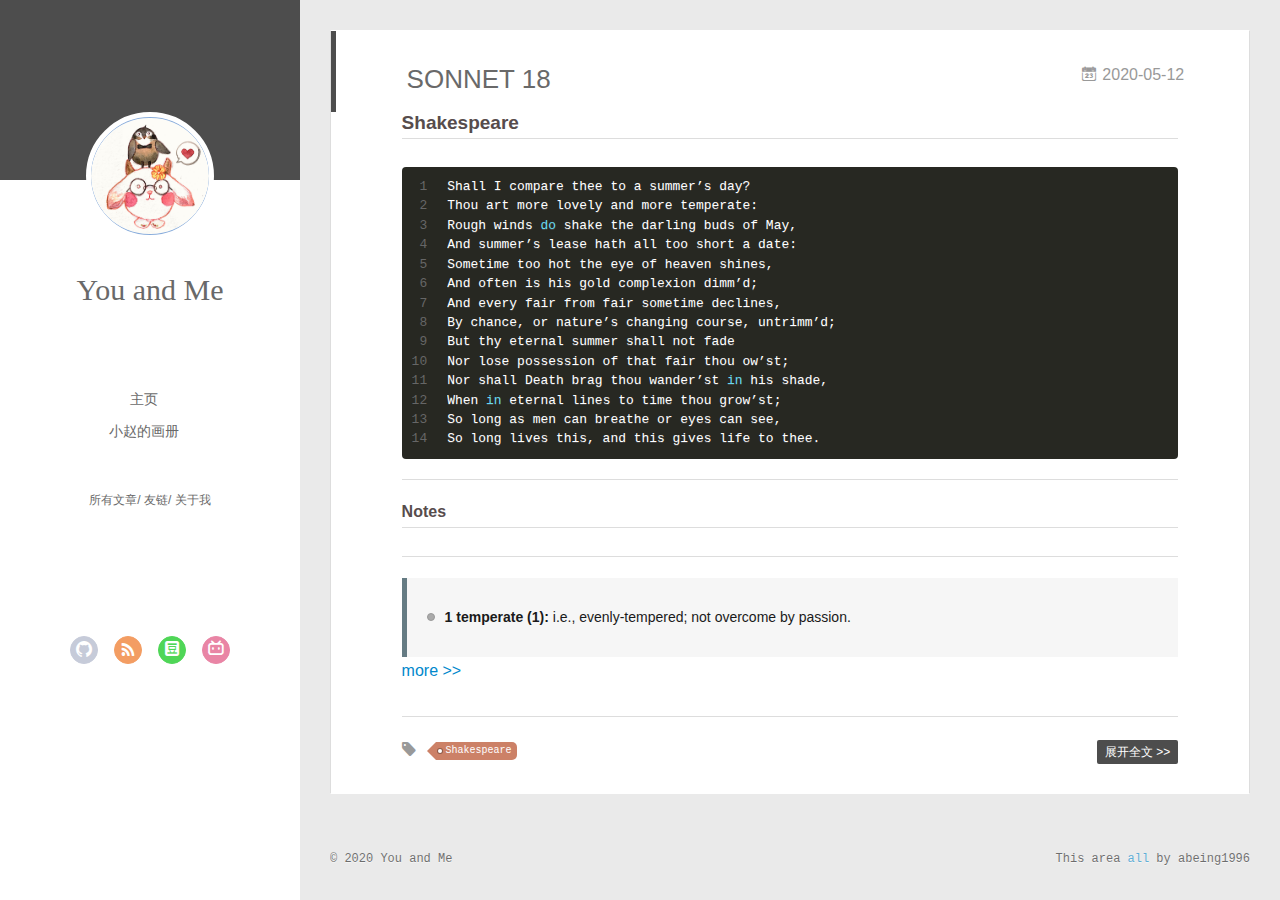
<file: index.html>
<!DOCTYPE html>
<html>
<head>
  <meta charset="utf-8">
  
  <meta name="renderer" content="webkit">
  <meta http-equiv="X-UA-Compatible" content="IE=edge" >
  <link rel="dns-prefetch" href="http://yoursite.com">
  <title>CharingCrossRoad53</title>
  <meta name="viewport" content="width=device-width, initial-scale=1, maximum-scale=1">
  <meta property="og:type" content="website">
<meta property="og:title" content="CharingCrossRoad53">
<meta property="og:url" content="http://yoursite.com/index.html">
<meta property="og:site_name" content="CharingCrossRoad53">
<meta property="og:locale" content="en_US">
<meta property="article:author" content="You and Me">
<meta name="twitter:card" content="summary">
  
    <link rel="alternative" href="/atom.xml" title="CharingCrossRoad53" type="application/atom+xml">
  
  
    <link rel="icon" href="/img/favicon.png">
  
  <link rel="stylesheet" type="text/css" href="/./main.0cf68a.css">
  
    <link rel="stylesheet" type="text/css" href="/./avatarrotation.css">
  
  <style type="text/css">
  
    #container.show {
      background: linear-gradient(200deg,#a0cfe4,#e8c37e);
    }
  </style>
  

  

<meta name="generator" content="Hexo 4.2.0"></head>

<body>
  <div id="container" q-class="show:isCtnShow">
    <canvas id="anm-canvas" class="anm-canvas"></canvas>
    <div class="left-col" q-class="show:isShow">
      
<div class="overlay" style="background: #4d4d4d">
</div>
<div class="intrude-less">
	<header id="header" class="inner">
		<a href="/" class="profilepic">
			<img src="/img/avatar.jpg" class="js-avatar">
		</a>
		<hgroup>
			<h1 class="header-author"><a href="/">You and Me</a></h1>
		</hgroup>
		

		<nav class="header-menu">
			<ul>
			
		<li><a href="/">主页</a></li>
		
		<li><a href="/photos/">小赵的画册</a></li>
		
			</ul>
		</nav>
		<nav class="header-smart-menu">
    		
		
		<a q-on="click: openSlider(e, 'innerArchive')" href="javascript:void(0)">所有文章</a>
		
		
		
		<a q-on="click: openSlider(e, 'friends')" href="javascript:void(0)">友链</a>
		
		
		
		<a q-on="click: openSlider(e, 'aboutme')" href="javascript:void(0)">关于我</a>
		
		
		</nav>
		<div>
			<iframe frameborder="no" border="0" marginwidth="0" marginheight="0" width=230 height=86 src="//music.163.com/outchain/player?type=2&id=27646215&auto=1&height=66"></iframe>	
		</div>
		<nav class="header-nav">
			<div class="social">
				
		<a class="github" target="_blank" href="https://github.com/CharingCrossRoad53" title="github"><i
				class="icon-github"></i></a>
		
		<a class="rss" target="_blank" href="#" title="rss"><i
				class="icon-rss"></i></a>
		
		<a class="douban" target="_blank" href="https://movie.douban.com/" title="douban"><i
				class="icon-douban"></i></a>
		
		<a class="bilibili" target="_blank" href="https://www.bilibili.com/" title="bilibili"><i
				class="icon-bilibili"></i></a>
		
			
		</nav>
	</header>
</div>
    </div>
    <div class="mid-col" q-class="show:isShow,hide:isShow|isFalse">
      
<nav id="mobile-nav">
  	<div class="overlay js-overlay" style="background: #4d4d4d"></div>
	<div class="btnctn js-mobile-btnctn">
  		<div class="slider-trigger list" q-on="click: openSlider(e)"><i class="icon icon-sort"></i></div>
	</div>
	<div class="intrude-less">
		<header id="header" class="inner">
			<div class="profilepic">
				<img src="/img/avatar.jpg" class="js-avatar">
			</div>
			<hgroup>
			  <h1 class="header-author js-header-author">You and Me</h1>
			</hgroup>
			
			
			
				
			
				
			
			
			
			<nav class="header-nav">
				<div class="social">
					
						<a class="github" target="_blank" href="https://github.com/CharingCrossRoad53" title="github"><i class="icon-github"></i></a>
			        
						<a class="rss" target="_blank" href="#" title="rss"><i class="icon-rss"></i></a>
			        
						<a class="douban" target="_blank" href="https://movie.douban.com/" title="douban"><i class="icon-douban"></i></a>
			        
						<a class="bilibili" target="_blank" href="https://www.bilibili.com/" title="bilibili"><i class="icon-bilibili"></i></a>
			        
				</div>
			</nav>

			<nav class="header-menu js-header-menu">
				<ul style="width: 50%">
				
				
					<li style="width: 50%"><a href="/">主页</a></li>
		        
					<li style="width: 50%"><a href="/photos/">小赵的画册</a></li>
		        
				</ul>
			</nav>
		</header>				
	</div>
	<div class="mobile-mask" style="display:none" q-show="isShow"></div>
</nav>

      <div id="wrapper" class="body-wrap">
        <div class="menu-l">
          <div class="canvas-wrap">
            <canvas data-colors="#eaeaea" data-sectionHeight="100" data-contentId="js-content" id="myCanvas1" class="anm-canvas"></canvas>
          </div>
          <div id="js-content" class="content-ll">
            
  
    <article id="post-sonnet18" class="article article-type-post  article-index" itemscope itemprop="blogPost">
  <div class="article-inner">
    
      <header class="article-header">
        
  
    <h1 itemprop="name">
      <a class="article-title" href="/2020/05/12/sonnet18/">SONNET 18</a>
    </h1>
  

        
        <a href="/2020/05/12/sonnet18/" class="archive-article-date">
  	<time datetime="2020-05-12T02:22:18.000Z" itemprop="datePublished"><i class="icon-calendar icon"></i>2020-05-12</time>
</a>
        
      </header>
    
    <div class="article-entry" itemprop="articleBody">
      
        <h3 id="Shakespeare"><a href="#Shakespeare" class="headerlink" title="Shakespeare"></a>Shakespeare</h3><figure class="highlight bash"><table><tr><td class="gutter"><pre><span class="line">1</span><br><span class="line">2</span><br><span class="line">3</span><br><span class="line">4</span><br><span class="line">5</span><br><span class="line">6</span><br><span class="line">7</span><br><span class="line">8</span><br><span class="line">9</span><br><span class="line">10</span><br><span class="line">11</span><br><span class="line">12</span><br><span class="line">13</span><br><span class="line">14</span><br></pre></td><td class="code"><pre><span class="line">Shall I compare thee to a summer’s day? </span><br><span class="line">Thou art more lovely and more temperate:</span><br><span class="line">Rough winds <span class="keyword">do</span> shake the darling buds of May,</span><br><span class="line">And summer’s lease hath all too short a date: </span><br><span class="line">Sometime too hot the eye of heaven shines,</span><br><span class="line">And often is his gold complexion dimm’d; </span><br><span class="line">And every fair from fair sometime declines,</span><br><span class="line">By chance, or nature’s changing course, untrimm’d;</span><br><span class="line">But thy eternal summer shall not fade</span><br><span class="line">Nor lose possession of that fair thou ow’st;</span><br><span class="line">Nor shall Death brag thou wander’st <span class="keyword">in</span> his shade,</span><br><span class="line">When <span class="keyword">in</span> eternal lines to time thou grow’st; </span><br><span class="line">So long as men can breathe or eyes can see,</span><br><span class="line">So long lives this, and this gives life to thee.</span><br></pre></td></tr></table></figure>
<hr>
<h5 id="Notes"><a href="#Notes" class="headerlink" title="Notes"></a>Notes</h5><hr>
<blockquote>
<ul>
<li><strong>1 temperate (1):</strong> i.e., evenly-tempered; not overcome by passion. </li>
</ul>
</blockquote>
        
          <a class="article-more-a" href="/2020/05/12/sonnet18/#more">more >></a>
        
      

      
    </div>
    <div class="article-info article-info-index">
      
      
	<div class="article-tag tagcloud">
		<i class="icon-price-tags icon"></i>
		<ul class="article-tag-list">
			 
        		<li class="article-tag-list-item">
        			<a href="javascript:void(0)" class="js-tag article-tag-list-link color2">Shakespeare</a>
        		</li>
      		
		</ul>
	</div>

      

      
        <p class="article-more-link">
          <a class="article-more-a" href="/2020/05/12/sonnet18/">展开全文 >></a>
        </p>
      

      
      <div class="clearfix"></div>
    </div>
  </div>
</article>

<aside class="wrap-side-operation">
    <div class="mod-side-operation">
        
        <div class="jump-container" id="js-jump-container" style="display:none;">
            <a href="javascript:void(0)" class="mod-side-operation__jump-to-top">
                <i class="icon-font icon-back"></i>
            </a>
            <div id="js-jump-plan-container" class="jump-plan-container" style="top: -11px;">
                <i class="icon-font icon-plane jump-plane"></i>
            </div>
        </div>
        
        
    </div>
</aside>




  
  


          </div>
        </div>
      </div>
      <footer id="footer">
  <div class="outer">
    <div id="footer-info">
    	<div class="footer-left">
    		&copy; 2020 You and Me
    	</div>
      	<div class="footer-right">
      		This area <a href="https://charingcrossroad53.github.io/" target="_blank">all</a> by abeing1996
      	</div>
    </div>
  </div>
</footer>
    </div>
    <script>
	var yiliaConfig = {
		mathjax: false,
		isHome: true,
		isPost: false,
		isArchive: false,
		isTag: false,
		isCategory: false,
		open_in_new: false,
		toc_hide_index: true,
		root: "/",
		innerArchive: true,
		showTags: false
	}
</script>

<script>!function(t){function n(e){if(r[e])return r[e].exports;var i=r[e]={exports:{},id:e,loaded:!1};return t[e].call(i.exports,i,i.exports,n),i.loaded=!0,i.exports}var r={};n.m=t,n.c=r,n.p="./",n(0)}([function(t,n,r){r(195),t.exports=r(191)},function(t,n,r){var e=r(3),i=r(52),o=r(27),u=r(28),c=r(53),f="prototype",a=function(t,n,r){var s,l,h,v,p=t&a.F,d=t&a.G,y=t&a.S,g=t&a.P,b=t&a.B,m=d?e:y?e[n]||(e[n]={}):(e[n]||{})[f],x=d?i:i[n]||(i[n]={}),w=x[f]||(x[f]={});d&&(r=n);for(s in r)l=!p&&m&&void 0!==m[s],h=(l?m:r)[s],v=b&&l?c(h,e):g&&"function"==typeof h?c(Function.call,h):h,m&&u(m,s,h,t&a.U),x[s]!=h&&o(x,s,v),g&&w[s]!=h&&(w[s]=h)};e.core=i,a.F=1,a.G=2,a.S=4,a.P=8,a.B=16,a.W=32,a.U=64,a.R=128,t.exports=a},function(t,n,r){var e=r(6);t.exports=function(t){if(!e(t))throw TypeError(t+" is not an object!");return t}},function(t,n){var r=t.exports="undefined"!=typeof window&&window.Math==Math?window:"undefined"!=typeof self&&self.Math==Math?self:Function("return this")();"number"==typeof __g&&(__g=r)},function(t,n){t.exports=function(t){try{return!!t()}catch(t){return!0}}},function(t,n){var r=t.exports="undefined"!=typeof window&&window.Math==Math?window:"undefined"!=typeof self&&self.Math==Math?self:Function("return this")();"number"==typeof __g&&(__g=r)},function(t,n){t.exports=function(t){return"object"==typeof t?null!==t:"function"==typeof t}},function(t,n,r){var e=r(126)("wks"),i=r(76),o=r(3).Symbol,u="function"==typeof o;(t.exports=function(t){return e[t]||(e[t]=u&&o[t]||(u?o:i)("Symbol."+t))}).store=e},function(t,n){var r={}.hasOwnProperty;t.exports=function(t,n){return r.call(t,n)}},function(t,n,r){var e=r(94),i=r(33);t.exports=function(t){return e(i(t))}},function(t,n,r){t.exports=!r(4)(function(){return 7!=Object.defineProperty({},"a",{get:function(){return 7}}).a})},function(t,n,r){var e=r(2),i=r(167),o=r(50),u=Object.defineProperty;n.f=r(10)?Object.defineProperty:function(t,n,r){if(e(t),n=o(n,!0),e(r),i)try{return u(t,n,r)}catch(t){}if("get"in r||"set"in r)throw TypeError("Accessors not supported!");return"value"in r&&(t[n]=r.value),t}},function(t,n,r){t.exports=!r(18)(function(){return 7!=Object.defineProperty({},"a",{get:function(){return 7}}).a})},function(t,n,r){var e=r(14),i=r(22);t.exports=r(12)?function(t,n,r){return e.f(t,n,i(1,r))}:function(t,n,r){return t[n]=r,t}},function(t,n,r){var e=r(20),i=r(58),o=r(42),u=Object.defineProperty;n.f=r(12)?Object.defineProperty:function(t,n,r){if(e(t),n=o(n,!0),e(r),i)try{return u(t,n,r)}catch(t){}if("get"in r||"set"in r)throw TypeError("Accessors not supported!");return"value"in r&&(t[n]=r.value),t}},function(t,n,r){var e=r(40)("wks"),i=r(23),o=r(5).Symbol,u="function"==typeof o;(t.exports=function(t){return e[t]||(e[t]=u&&o[t]||(u?o:i)("Symbol."+t))}).store=e},function(t,n,r){var e=r(67),i=Math.min;t.exports=function(t){return t>0?i(e(t),9007199254740991):0}},function(t,n,r){var e=r(46);t.exports=function(t){return Object(e(t))}},function(t,n){t.exports=function(t){try{return!!t()}catch(t){return!0}}},function(t,n,r){var e=r(63),i=r(34);t.exports=Object.keys||function(t){return e(t,i)}},function(t,n,r){var e=r(21);t.exports=function(t){if(!e(t))throw TypeError(t+" is not an object!");return t}},function(t,n){t.exports=function(t){return"object"==typeof t?null!==t:"function"==typeof t}},function(t,n){t.exports=function(t,n){return{enumerable:!(1&t),configurable:!(2&t),writable:!(4&t),value:n}}},function(t,n){var r=0,e=Math.random();t.exports=function(t){return"Symbol(".concat(void 0===t?"":t,")_",(++r+e).toString(36))}},function(t,n){var r={}.hasOwnProperty;t.exports=function(t,n){return r.call(t,n)}},function(t,n){var r=t.exports={version:"2.4.0"};"number"==typeof __e&&(__e=r)},function(t,n){t.exports=function(t){if("function"!=typeof t)throw TypeError(t+" is not a function!");return t}},function(t,n,r){var e=r(11),i=r(66);t.exports=r(10)?function(t,n,r){return e.f(t,n,i(1,r))}:function(t,n,r){return t[n]=r,t}},function(t,n,r){var e=r(3),i=r(27),o=r(24),u=r(76)("src"),c="toString",f=Function[c],a=(""+f).split(c);r(52).inspectSource=function(t){return f.call(t)},(t.exports=function(t,n,r,c){var f="function"==typeof r;f&&(o(r,"name")||i(r,"name",n)),t[n]!==r&&(f&&(o(r,u)||i(r,u,t[n]?""+t[n]:a.join(String(n)))),t===e?t[n]=r:c?t[n]?t[n]=r:i(t,n,r):(delete t[n],i(t,n,r)))})(Function.prototype,c,function(){return"function"==typeof this&&this[u]||f.call(this)})},function(t,n,r){var e=r(1),i=r(4),o=r(46),u=function(t,n,r,e){var i=String(o(t)),u="<"+n;return""!==r&&(u+=" "+r+'="'+String(e).replace(/"/g,"&quot;")+'"'),u+">"+i+"</"+n+">"};t.exports=function(t,n){var r={};r[t]=n(u),e(e.P+e.F*i(function(){var n=""[t]('"');return n!==n.toLowerCase()||n.split('"').length>3}),"String",r)}},function(t,n,r){var e=r(115),i=r(46);t.exports=function(t){return e(i(t))}},function(t,n,r){var e=r(116),i=r(66),o=r(30),u=r(50),c=r(24),f=r(167),a=Object.getOwnPropertyDescriptor;n.f=r(10)?a:function(t,n){if(t=o(t),n=u(n,!0),f)try{return a(t,n)}catch(t){}if(c(t,n))return i(!e.f.call(t,n),t[n])}},function(t,n,r){var e=r(24),i=r(17),o=r(145)("IE_PROTO"),u=Object.prototype;t.exports=Object.getPrototypeOf||function(t){return t=i(t),e(t,o)?t[o]:"function"==typeof t.constructor&&t instanceof t.constructor?t.constructor.prototype:t instanceof Object?u:null}},function(t,n){t.exports=function(t){if(void 0==t)throw TypeError("Can't call method on  "+t);return t}},function(t,n){t.exports="constructor,hasOwnProperty,isPrototypeOf,propertyIsEnumerable,toLocaleString,toString,valueOf".split(",")},function(t,n){t.exports={}},function(t,n){t.exports=!0},function(t,n){n.f={}.propertyIsEnumerable},function(t,n,r){var e=r(14).f,i=r(8),o=r(15)("toStringTag");t.exports=function(t,n,r){t&&!i(t=r?t:t.prototype,o)&&e(t,o,{configurable:!0,value:n})}},function(t,n,r){var e=r(40)("keys"),i=r(23);t.exports=function(t){return e[t]||(e[t]=i(t))}},function(t,n,r){var e=r(5),i="__core-js_shared__",o=e[i]||(e[i]={});t.exports=function(t){return o[t]||(o[t]={})}},function(t,n){var r=Math.ceil,e=Math.floor;t.exports=function(t){return isNaN(t=+t)?0:(t>0?e:r)(t)}},function(t,n,r){var e=r(21);t.exports=function(t,n){if(!e(t))return t;var r,i;if(n&&"function"==typeof(r=t.toString)&&!e(i=r.call(t)))return i;if("function"==typeof(r=t.valueOf)&&!e(i=r.call(t)))return i;if(!n&&"function"==typeof(r=t.toString)&&!e(i=r.call(t)))return i;throw TypeError("Can't convert object to primitive value")}},function(t,n,r){var e=r(5),i=r(25),o=r(36),u=r(44),c=r(14).f;t.exports=function(t){var n=i.Symbol||(i.Symbol=o?{}:e.Symbol||{});"_"==t.charAt(0)||t in n||c(n,t,{value:u.f(t)})}},function(t,n,r){n.f=r(15)},function(t,n){var r={}.toString;t.exports=function(t){return r.call(t).slice(8,-1)}},function(t,n){t.exports=function(t){if(void 0==t)throw TypeError("Can't call method on  "+t);return t}},function(t,n,r){var e=r(4);t.exports=function(t,n){return!!t&&e(function(){n?t.call(null,function(){},1):t.call(null)})}},function(t,n,r){var e=r(53),i=r(115),o=r(17),u=r(16),c=r(203);t.exports=function(t,n){var r=1==t,f=2==t,a=3==t,s=4==t,l=6==t,h=5==t||l,v=n||c;return function(n,c,p){for(var d,y,g=o(n),b=i(g),m=e(c,p,3),x=u(b.length),w=0,S=r?v(n,x):f?v(n,0):void 0;x>w;w++)if((h||w in b)&&(d=b[w],y=m(d,w,g),t))if(r)S[w]=y;else if(y)switch(t){case 3:return!0;case 5:return d;case 6:return w;case 2:S.push(d)}else if(s)return!1;return l?-1:a||s?s:S}}},function(t,n,r){var e=r(1),i=r(52),o=r(4);t.exports=function(t,n){var r=(i.Object||{})[t]||Object[t],u={};u[t]=n(r),e(e.S+e.F*o(function(){r(1)}),"Object",u)}},function(t,n,r){var e=r(6);t.exports=function(t,n){if(!e(t))return t;var r,i;if(n&&"function"==typeof(r=t.toString)&&!e(i=r.call(t)))return i;if("function"==typeof(r=t.valueOf)&&!e(i=r.call(t)))return i;if(!n&&"function"==typeof(r=t.toString)&&!e(i=r.call(t)))return i;throw TypeError("Can't convert object to primitive value")}},function(t,n,r){var e=r(5),i=r(25),o=r(91),u=r(13),c="prototype",f=function(t,n,r){var a,s,l,h=t&f.F,v=t&f.G,p=t&f.S,d=t&f.P,y=t&f.B,g=t&f.W,b=v?i:i[n]||(i[n]={}),m=b[c],x=v?e:p?e[n]:(e[n]||{})[c];v&&(r=n);for(a in r)(s=!h&&x&&void 0!==x[a])&&a in b||(l=s?x[a]:r[a],b[a]=v&&"function"!=typeof x[a]?r[a]:y&&s?o(l,e):g&&x[a]==l?function(t){var n=function(n,r,e){if(this instanceof t){switch(arguments.length){case 0:return new t;case 1:return new t(n);case 2:return new t(n,r)}return new t(n,r,e)}return t.apply(this,arguments)};return n[c]=t[c],n}(l):d&&"function"==typeof l?o(Function.call,l):l,d&&((b.virtual||(b.virtual={}))[a]=l,t&f.R&&m&&!m[a]&&u(m,a,l)))};f.F=1,f.G=2,f.S=4,f.P=8,f.B=16,f.W=32,f.U=64,f.R=128,t.exports=f},function(t,n){var r=t.exports={version:"2.4.0"};"number"==typeof __e&&(__e=r)},function(t,n,r){var e=r(26);t.exports=function(t,n,r){if(e(t),void 0===n)return t;switch(r){case 1:return function(r){return t.call(n,r)};case 2:return function(r,e){return t.call(n,r,e)};case 3:return function(r,e,i){return t.call(n,r,e,i)}}return function(){return t.apply(n,arguments)}}},function(t,n,r){var e=r(183),i=r(1),o=r(126)("metadata"),u=o.store||(o.store=new(r(186))),c=function(t,n,r){var i=u.get(t);if(!i){if(!r)return;u.set(t,i=new e)}var o=i.get(n);if(!o){if(!r)return;i.set(n,o=new e)}return o},f=function(t,n,r){var e=c(n,r,!1);return void 0!==e&&e.has(t)},a=function(t,n,r){var e=c(n,r,!1);return void 0===e?void 0:e.get(t)},s=function(t,n,r,e){c(r,e,!0).set(t,n)},l=function(t,n){var r=c(t,n,!1),e=[];return r&&r.forEach(function(t,n){e.push(n)}),e},h=function(t){return void 0===t||"symbol"==typeof t?t:String(t)},v=function(t){i(i.S,"Reflect",t)};t.exports={store:u,map:c,has:f,get:a,set:s,keys:l,key:h,exp:v}},function(t,n,r){"use strict";if(r(10)){var e=r(69),i=r(3),o=r(4),u=r(1),c=r(127),f=r(152),a=r(53),s=r(68),l=r(66),h=r(27),v=r(73),p=r(67),d=r(16),y=r(75),g=r(50),b=r(24),m=r(180),x=r(114),w=r(6),S=r(17),_=r(137),O=r(70),E=r(32),P=r(71).f,j=r(154),F=r(76),M=r(7),A=r(48),N=r(117),T=r(146),I=r(155),k=r(80),L=r(123),R=r(74),C=r(130),D=r(160),U=r(11),W=r(31),G=U.f,B=W.f,V=i.RangeError,z=i.TypeError,q=i.Uint8Array,K="ArrayBuffer",J="Shared"+K,Y="BYTES_PER_ELEMENT",H="prototype",$=Array[H],X=f.ArrayBuffer,Q=f.DataView,Z=A(0),tt=A(2),nt=A(3),rt=A(4),et=A(5),it=A(6),ot=N(!0),ut=N(!1),ct=I.values,ft=I.keys,at=I.entries,st=$.lastIndexOf,lt=$.reduce,ht=$.reduceRight,vt=$.join,pt=$.sort,dt=$.slice,yt=$.toString,gt=$.toLocaleString,bt=M("iterator"),mt=M("toStringTag"),xt=F("typed_constructor"),wt=F("def_constructor"),St=c.CONSTR,_t=c.TYPED,Ot=c.VIEW,Et="Wrong length!",Pt=A(1,function(t,n){return Tt(T(t,t[wt]),n)}),jt=o(function(){return 1===new q(new Uint16Array([1]).buffer)[0]}),Ft=!!q&&!!q[H].set&&o(function(){new q(1).set({})}),Mt=function(t,n){if(void 0===t)throw z(Et);var r=+t,e=d(t);if(n&&!m(r,e))throw V(Et);return e},At=function(t,n){var r=p(t);if(r<0||r%n)throw V("Wrong offset!");return r},Nt=function(t){if(w(t)&&_t in t)return t;throw z(t+" is not a typed array!")},Tt=function(t,n){if(!(w(t)&&xt in t))throw z("It is not a typed array constructor!");return new t(n)},It=function(t,n){return kt(T(t,t[wt]),n)},kt=function(t,n){for(var r=0,e=n.length,i=Tt(t,e);e>r;)i[r]=n[r++];return i},Lt=function(t,n,r){G(t,n,{get:function(){return this._d[r]}})},Rt=function(t){var n,r,e,i,o,u,c=S(t),f=arguments.length,s=f>1?arguments[1]:void 0,l=void 0!==s,h=j(c);if(void 0!=h&&!_(h)){for(u=h.call(c),e=[],n=0;!(o=u.next()).done;n++)e.push(o.value);c=e}for(l&&f>2&&(s=a(s,arguments[2],2)),n=0,r=d(c.length),i=Tt(this,r);r>n;n++)i[n]=l?s(c[n],n):c[n];return i},Ct=function(){for(var t=0,n=arguments.length,r=Tt(this,n);n>t;)r[t]=arguments[t++];return r},Dt=!!q&&o(function(){gt.call(new q(1))}),Ut=function(){return gt.apply(Dt?dt.call(Nt(this)):Nt(this),arguments)},Wt={copyWithin:function(t,n){return D.call(Nt(this),t,n,arguments.length>2?arguments[2]:void 0)},every:function(t){return rt(Nt(this),t,arguments.length>1?arguments[1]:void 0)},fill:function(t){return C.apply(Nt(this),arguments)},filter:function(t){return It(this,tt(Nt(this),t,arguments.length>1?arguments[1]:void 0))},find:function(t){return et(Nt(this),t,arguments.length>1?arguments[1]:void 0)},findIndex:function(t){return it(Nt(this),t,arguments.length>1?arguments[1]:void 0)},forEach:function(t){Z(Nt(this),t,arguments.length>1?arguments[1]:void 0)},indexOf:function(t){return ut(Nt(this),t,arguments.length>1?arguments[1]:void 0)},includes:function(t){return ot(Nt(this),t,arguments.length>1?arguments[1]:void 0)},join:function(t){return vt.apply(Nt(this),arguments)},lastIndexOf:function(t){return st.apply(Nt(this),arguments)},map:function(t){return Pt(Nt(this),t,arguments.length>1?arguments[1]:void 0)},reduce:function(t){return lt.apply(Nt(this),arguments)},reduceRight:function(t){return ht.apply(Nt(this),arguments)},reverse:function(){for(var t,n=this,r=Nt(n).length,e=Math.floor(r/2),i=0;i<e;)t=n[i],n[i++]=n[--r],n[r]=t;return n},some:function(t){return nt(Nt(this),t,arguments.length>1?arguments[1]:void 0)},sort:function(t){return pt.call(Nt(this),t)},subarray:function(t,n){var r=Nt(this),e=r.length,i=y(t,e);return new(T(r,r[wt]))(r.buffer,r.byteOffset+i*r.BYTES_PER_ELEMENT,d((void 0===n?e:y(n,e))-i))}},Gt=function(t,n){return It(this,dt.call(Nt(this),t,n))},Bt=function(t){Nt(this);var n=At(arguments[1],1),r=this.length,e=S(t),i=d(e.length),o=0;if(i+n>r)throw V(Et);for(;o<i;)this[n+o]=e[o++]},Vt={entries:function(){return at.call(Nt(this))},keys:function(){return ft.call(Nt(this))},values:function(){return ct.call(Nt(this))}},zt=function(t,n){return w(t)&&t[_t]&&"symbol"!=typeof n&&n in t&&String(+n)==String(n)},qt=function(t,n){return zt(t,n=g(n,!0))?l(2,t[n]):B(t,n)},Kt=function(t,n,r){return!(zt(t,n=g(n,!0))&&w(r)&&b(r,"value"))||b(r,"get")||b(r,"set")||r.configurable||b(r,"writable")&&!r.writable||b(r,"enumerable")&&!r.enumerable?G(t,n,r):(t[n]=r.value,t)};St||(W.f=qt,U.f=Kt),u(u.S+u.F*!St,"Object",{getOwnPropertyDescriptor:qt,defineProperty:Kt}),o(function(){yt.call({})})&&(yt=gt=function(){return vt.call(this)});var Jt=v({},Wt);v(Jt,Vt),h(Jt,bt,Vt.values),v(Jt,{slice:Gt,set:Bt,constructor:function(){},toString:yt,toLocaleString:Ut}),Lt(Jt,"buffer","b"),Lt(Jt,"byteOffset","o"),Lt(Jt,"byteLength","l"),Lt(Jt,"length","e"),G(Jt,mt,{get:function(){return this[_t]}}),t.exports=function(t,n,r,f){f=!!f;var a=t+(f?"Clamped":"")+"Array",l="Uint8Array"!=a,v="get"+t,p="set"+t,y=i[a],g=y||{},b=y&&E(y),m=!y||!c.ABV,S={},_=y&&y[H],j=function(t,r){var e=t._d;return e.v[v](r*n+e.o,jt)},F=function(t,r,e){var i=t._d;f&&(e=(e=Math.round(e))<0?0:e>255?255:255&e),i.v[p](r*n+i.o,e,jt)},M=function(t,n){G(t,n,{get:function(){return j(this,n)},set:function(t){return F(this,n,t)},enumerable:!0})};m?(y=r(function(t,r,e,i){s(t,y,a,"_d");var o,u,c,f,l=0,v=0;if(w(r)){if(!(r instanceof X||(f=x(r))==K||f==J))return _t in r?kt(y,r):Rt.call(y,r);o=r,v=At(e,n);var p=r.byteLength;if(void 0===i){if(p%n)throw V(Et);if((u=p-v)<0)throw V(Et)}else if((u=d(i)*n)+v>p)throw V(Et);c=u/n}else c=Mt(r,!0),u=c*n,o=new X(u);for(h(t,"_d",{b:o,o:v,l:u,e:c,v:new Q(o)});l<c;)M(t,l++)}),_=y[H]=O(Jt),h(_,"constructor",y)):L(function(t){new y(null),new y(t)},!0)||(y=r(function(t,r,e,i){s(t,y,a);var o;return w(r)?r instanceof X||(o=x(r))==K||o==J?void 0!==i?new g(r,At(e,n),i):void 0!==e?new g(r,At(e,n)):new g(r):_t in r?kt(y,r):Rt.call(y,r):new g(Mt(r,l))}),Z(b!==Function.prototype?P(g).concat(P(b)):P(g),function(t){t in y||h(y,t,g[t])}),y[H]=_,e||(_.constructor=y));var A=_[bt],N=!!A&&("values"==A.name||void 0==A.name),T=Vt.values;h(y,xt,!0),h(_,_t,a),h(_,Ot,!0),h(_,wt,y),(f?new y(1)[mt]==a:mt in _)||G(_,mt,{get:function(){return a}}),S[a]=y,u(u.G+u.W+u.F*(y!=g),S),u(u.S,a,{BYTES_PER_ELEMENT:n,from:Rt,of:Ct}),Y in _||h(_,Y,n),u(u.P,a,Wt),R(a),u(u.P+u.F*Ft,a,{set:Bt}),u(u.P+u.F*!N,a,Vt),u(u.P+u.F*(_.toString!=yt),a,{toString:yt}),u(u.P+u.F*o(function(){new y(1).slice()}),a,{slice:Gt}),u(u.P+u.F*(o(function(){return[1,2].toLocaleString()!=new y([1,2]).toLocaleString()})||!o(function(){_.toLocaleString.call([1,2])})),a,{toLocaleString:Ut}),k[a]=N?A:T,e||N||h(_,bt,T)}}else t.exports=function(){}},function(t,n){var r={}.toString;t.exports=function(t){return r.call(t).slice(8,-1)}},function(t,n,r){var e=r(21),i=r(5).document,o=e(i)&&e(i.createElement);t.exports=function(t){return o?i.createElement(t):{}}},function(t,n,r){t.exports=!r(12)&&!r(18)(function(){return 7!=Object.defineProperty(r(57)("div"),"a",{get:function(){return 7}}).a})},function(t,n,r){"use strict";var e=r(36),i=r(51),o=r(64),u=r(13),c=r(8),f=r(35),a=r(96),s=r(38),l=r(103),h=r(15)("iterator"),v=!([].keys&&"next"in[].keys()),p="keys",d="values",y=function(){return this};t.exports=function(t,n,r,g,b,m,x){a(r,n,g);var w,S,_,O=function(t){if(!v&&t in F)return F[t];switch(t){case p:case d:return function(){return new r(this,t)}}return function(){return new r(this,t)}},E=n+" Iterator",P=b==d,j=!1,F=t.prototype,M=F[h]||F["@@iterator"]||b&&F[b],A=M||O(b),N=b?P?O("entries"):A:void 0,T="Array"==n?F.entries||M:M;if(T&&(_=l(T.call(new t)))!==Object.prototype&&(s(_,E,!0),e||c(_,h)||u(_,h,y)),P&&M&&M.name!==d&&(j=!0,A=function(){return M.call(this)}),e&&!x||!v&&!j&&F[h]||u(F,h,A),f[n]=A,f[E]=y,b)if(w={values:P?A:O(d),keys:m?A:O(p),entries:N},x)for(S in w)S in F||o(F,S,w[S]);else i(i.P+i.F*(v||j),n,w);return w}},function(t,n,r){var e=r(20),i=r(100),o=r(34),u=r(39)("IE_PROTO"),c=function(){},f="prototype",a=function(){var t,n=r(57)("iframe"),e=o.length;for(n.style.display="none",r(93).appendChild(n),n.src="javascript:",t=n.contentWindow.document,t.open(),t.write("<script>document.F=Object<\/script>"),t.close(),a=t.F;e--;)delete a[f][o[e]];return a()};t.exports=Object.create||function(t,n){var r;return null!==t?(c[f]=e(t),r=new c,c[f]=null,r[u]=t):r=a(),void 0===n?r:i(r,n)}},function(t,n,r){var e=r(63),i=r(34).concat("length","prototype");n.f=Object.getOwnPropertyNames||function(t){return e(t,i)}},function(t,n){n.f=Object.getOwnPropertySymbols},function(t,n,r){var e=r(8),i=r(9),o=r(90)(!1),u=r(39)("IE_PROTO");t.exports=function(t,n){var r,c=i(t),f=0,a=[];for(r in c)r!=u&&e(c,r)&&a.push(r);for(;n.length>f;)e(c,r=n[f++])&&(~o(a,r)||a.push(r));return a}},function(t,n,r){t.exports=r(13)},function(t,n,r){var e=r(76)("meta"),i=r(6),o=r(24),u=r(11).f,c=0,f=Object.isExtensible||function(){return!0},a=!r(4)(function(){return f(Object.preventExtensions({}))}),s=function(t){u(t,e,{value:{i:"O"+ ++c,w:{}}})},l=function(t,n){if(!i(t))return"symbol"==typeof t?t:("string"==typeof t?"S":"P")+t;if(!o(t,e)){if(!f(t))return"F";if(!n)return"E";s(t)}return t[e].i},h=function(t,n){if(!o(t,e)){if(!f(t))return!0;if(!n)return!1;s(t)}return t[e].w},v=function(t){return a&&p.NEED&&f(t)&&!o(t,e)&&s(t),t},p=t.exports={KEY:e,NEED:!1,fastKey:l,getWeak:h,onFreeze:v}},function(t,n){t.exports=function(t,n){return{enumerable:!(1&t),configurable:!(2&t),writable:!(4&t),value:n}}},function(t,n){var r=Math.ceil,e=Math.floor;t.exports=function(t){return isNaN(t=+t)?0:(t>0?e:r)(t)}},function(t,n){t.exports=function(t,n,r,e){if(!(t instanceof n)||void 0!==e&&e in t)throw TypeError(r+": incorrect invocation!");return t}},function(t,n){t.exports=!1},function(t,n,r){var e=r(2),i=r(173),o=r(133),u=r(145)("IE_PROTO"),c=function(){},f="prototype",a=function(){var t,n=r(132)("iframe"),e=o.length;for(n.style.display="none",r(135).appendChild(n),n.src="javascript:",t=n.contentWindow.document,t.open(),t.write("<script>document.F=Object<\/script>"),t.close(),a=t.F;e--;)delete a[f][o[e]];return a()};t.exports=Object.create||function(t,n){var r;return null!==t?(c[f]=e(t),r=new c,c[f]=null,r[u]=t):r=a(),void 0===n?r:i(r,n)}},function(t,n,r){var e=r(175),i=r(133).concat("length","prototype");n.f=Object.getOwnPropertyNames||function(t){return e(t,i)}},function(t,n,r){var e=r(175),i=r(133);t.exports=Object.keys||function(t){return e(t,i)}},function(t,n,r){var e=r(28);t.exports=function(t,n,r){for(var i in n)e(t,i,n[i],r);return t}},function(t,n,r){"use strict";var e=r(3),i=r(11),o=r(10),u=r(7)("species");t.exports=function(t){var n=e[t];o&&n&&!n[u]&&i.f(n,u,{configurable:!0,get:function(){return this}})}},function(t,n,r){var e=r(67),i=Math.max,o=Math.min;t.exports=function(t,n){return t=e(t),t<0?i(t+n,0):o(t,n)}},function(t,n){var r=0,e=Math.random();t.exports=function(t){return"Symbol(".concat(void 0===t?"":t,")_",(++r+e).toString(36))}},function(t,n,r){var e=r(33);t.exports=function(t){return Object(e(t))}},function(t,n,r){var e=r(7)("unscopables"),i=Array.prototype;void 0==i[e]&&r(27)(i,e,{}),t.exports=function(t){i[e][t]=!0}},function(t,n,r){var e=r(53),i=r(169),o=r(137),u=r(2),c=r(16),f=r(154),a={},s={},n=t.exports=function(t,n,r,l,h){var v,p,d,y,g=h?function(){return t}:f(t),b=e(r,l,n?2:1),m=0;if("function"!=typeof g)throw TypeError(t+" is not iterable!");if(o(g)){for(v=c(t.length);v>m;m++)if((y=n?b(u(p=t[m])[0],p[1]):b(t[m]))===a||y===s)return y}else for(d=g.call(t);!(p=d.next()).done;)if((y=i(d,b,p.value,n))===a||y===s)return y};n.BREAK=a,n.RETURN=s},function(t,n){t.exports={}},function(t,n,r){var e=r(11).f,i=r(24),o=r(7)("toStringTag");t.exports=function(t,n,r){t&&!i(t=r?t:t.prototype,o)&&e(t,o,{configurable:!0,value:n})}},function(t,n,r){var e=r(1),i=r(46),o=r(4),u=r(150),c="["+u+"]",f="​",a=RegExp("^"+c+c+"*"),s=RegExp(c+c+"*$"),l=function(t,n,r){var i={},c=o(function(){return!!u[t]()||f[t]()!=f}),a=i[t]=c?n(h):u[t];r&&(i[r]=a),e(e.P+e.F*c,"String",i)},h=l.trim=function(t,n){return t=String(i(t)),1&n&&(t=t.replace(a,"")),2&n&&(t=t.replace(s,"")),t};t.exports=l},function(t,n,r){t.exports={default:r(86),__esModule:!0}},function(t,n,r){t.exports={default:r(87),__esModule:!0}},function(t,n,r){"use strict";function e(t){return t&&t.__esModule?t:{default:t}}n.__esModule=!0;var i=r(84),o=e(i),u=r(83),c=e(u),f="function"==typeof c.default&&"symbol"==typeof o.default?function(t){return typeof t}:function(t){return t&&"function"==typeof c.default&&t.constructor===c.default&&t!==c.default.prototype?"symbol":typeof t};n.default="function"==typeof c.default&&"symbol"===f(o.default)?function(t){return void 0===t?"undefined":f(t)}:function(t){return t&&"function"==typeof c.default&&t.constructor===c.default&&t!==c.default.prototype?"symbol":void 0===t?"undefined":f(t)}},function(t,n,r){r(110),r(108),r(111),r(112),t.exports=r(25).Symbol},function(t,n,r){r(109),r(113),t.exports=r(44).f("iterator")},function(t,n){t.exports=function(t){if("function"!=typeof t)throw TypeError(t+" is not a function!");return t}},function(t,n){t.exports=function(){}},function(t,n,r){var e=r(9),i=r(106),o=r(105);t.exports=function(t){return function(n,r,u){var c,f=e(n),a=i(f.length),s=o(u,a);if(t&&r!=r){for(;a>s;)if((c=f[s++])!=c)return!0}else for(;a>s;s++)if((t||s in f)&&f[s]===r)return t||s||0;return!t&&-1}}},function(t,n,r){var e=r(88);t.exports=function(t,n,r){if(e(t),void 0===n)return t;switch(r){case 1:return function(r){return t.call(n,r)};case 2:return function(r,e){return t.call(n,r,e)};case 3:return function(r,e,i){return t.call(n,r,e,i)}}return function(){return t.apply(n,arguments)}}},function(t,n,r){var e=r(19),i=r(62),o=r(37);t.exports=function(t){var n=e(t),r=i.f;if(r)for(var u,c=r(t),f=o.f,a=0;c.length>a;)f.call(t,u=c[a++])&&n.push(u);return n}},function(t,n,r){t.exports=r(5).document&&document.documentElement},function(t,n,r){var e=r(56);t.exports=Object("z").propertyIsEnumerable(0)?Object:function(t){return"String"==e(t)?t.split(""):Object(t)}},function(t,n,r){var e=r(56);t.exports=Array.isArray||function(t){return"Array"==e(t)}},function(t,n,r){"use strict";var e=r(60),i=r(22),o=r(38),u={};r(13)(u,r(15)("iterator"),function(){return this}),t.exports=function(t,n,r){t.prototype=e(u,{next:i(1,r)}),o(t,n+" Iterator")}},function(t,n){t.exports=function(t,n){return{value:n,done:!!t}}},function(t,n,r){var e=r(19),i=r(9);t.exports=function(t,n){for(var r,o=i(t),u=e(o),c=u.length,f=0;c>f;)if(o[r=u[f++]]===n)return r}},function(t,n,r){var e=r(23)("meta"),i=r(21),o=r(8),u=r(14).f,c=0,f=Object.isExtensible||function(){return!0},a=!r(18)(function(){return f(Object.preventExtensions({}))}),s=function(t){u(t,e,{value:{i:"O"+ ++c,w:{}}})},l=function(t,n){if(!i(t))return"symbol"==typeof t?t:("string"==typeof t?"S":"P")+t;if(!o(t,e)){if(!f(t))return"F";if(!n)return"E";s(t)}return t[e].i},h=function(t,n){if(!o(t,e)){if(!f(t))return!0;if(!n)return!1;s(t)}return t[e].w},v=function(t){return a&&p.NEED&&f(t)&&!o(t,e)&&s(t),t},p=t.exports={KEY:e,NEED:!1,fastKey:l,getWeak:h,onFreeze:v}},function(t,n,r){var e=r(14),i=r(20),o=r(19);t.exports=r(12)?Object.defineProperties:function(t,n){i(t);for(var r,u=o(n),c=u.length,f=0;c>f;)e.f(t,r=u[f++],n[r]);return t}},function(t,n,r){var e=r(37),i=r(22),o=r(9),u=r(42),c=r(8),f=r(58),a=Object.getOwnPropertyDescriptor;n.f=r(12)?a:function(t,n){if(t=o(t),n=u(n,!0),f)try{return a(t,n)}catch(t){}if(c(t,n))return i(!e.f.call(t,n),t[n])}},function(t,n,r){var e=r(9),i=r(61).f,o={}.toString,u="object"==typeof window&&window&&Object.getOwnPropertyNames?Object.getOwnPropertyNames(window):[],c=function(t){try{return i(t)}catch(t){return u.slice()}};t.exports.f=function(t){return u&&"[object Window]"==o.call(t)?c(t):i(e(t))}},function(t,n,r){var e=r(8),i=r(77),o=r(39)("IE_PROTO"),u=Object.prototype;t.exports=Object.getPrototypeOf||function(t){return t=i(t),e(t,o)?t[o]:"function"==typeof t.constructor&&t instanceof t.constructor?t.constructor.prototype:t instanceof Object?u:null}},function(t,n,r){var e=r(41),i=r(33);t.exports=function(t){return function(n,r){var o,u,c=String(i(n)),f=e(r),a=c.length;return f<0||f>=a?t?"":void 0:(o=c.charCodeAt(f),o<55296||o>56319||f+1===a||(u=c.charCodeAt(f+1))<56320||u>57343?t?c.charAt(f):o:t?c.slice(f,f+2):u-56320+(o-55296<<10)+65536)}}},function(t,n,r){var e=r(41),i=Math.max,o=Math.min;t.exports=function(t,n){return t=e(t),t<0?i(t+n,0):o(t,n)}},function(t,n,r){var e=r(41),i=Math.min;t.exports=function(t){return t>0?i(e(t),9007199254740991):0}},function(t,n,r){"use strict";var e=r(89),i=r(97),o=r(35),u=r(9);t.exports=r(59)(Array,"Array",function(t,n){this._t=u(t),this._i=0,this._k=n},function(){var t=this._t,n=this._k,r=this._i++;return!t||r>=t.length?(this._t=void 0,i(1)):"keys"==n?i(0,r):"values"==n?i(0,t[r]):i(0,[r,t[r]])},"values"),o.Arguments=o.Array,e("keys"),e("values"),e("entries")},function(t,n){},function(t,n,r){"use strict";var e=r(104)(!0);r(59)(String,"String",function(t){this._t=String(t),this._i=0},function(){var t,n=this._t,r=this._i;return r>=n.length?{value:void 0,done:!0}:(t=e(n,r),this._i+=t.length,{value:t,done:!1})})},function(t,n,r){"use strict";var e=r(5),i=r(8),o=r(12),u=r(51),c=r(64),f=r(99).KEY,a=r(18),s=r(40),l=r(38),h=r(23),v=r(15),p=r(44),d=r(43),y=r(98),g=r(92),b=r(95),m=r(20),x=r(9),w=r(42),S=r(22),_=r(60),O=r(102),E=r(101),P=r(14),j=r(19),F=E.f,M=P.f,A=O.f,N=e.Symbol,T=e.JSON,I=T&&T.stringify,k="prototype",L=v("_hidden"),R=v("toPrimitive"),C={}.propertyIsEnumerable,D=s("symbol-registry"),U=s("symbols"),W=s("op-symbols"),G=Object[k],B="function"==typeof N,V=e.QObject,z=!V||!V[k]||!V[k].findChild,q=o&&a(function(){return 7!=_(M({},"a",{get:function(){return M(this,"a",{value:7}).a}})).a})?function(t,n,r){var e=F(G,n);e&&delete G[n],M(t,n,r),e&&t!==G&&M(G,n,e)}:M,K=function(t){var n=U[t]=_(N[k]);return n._k=t,n},J=B&&"symbol"==typeof N.iterator?function(t){return"symbol"==typeof t}:function(t){return t instanceof N},Y=function(t,n,r){return t===G&&Y(W,n,r),m(t),n=w(n,!0),m(r),i(U,n)?(r.enumerable?(i(t,L)&&t[L][n]&&(t[L][n]=!1),r=_(r,{enumerable:S(0,!1)})):(i(t,L)||M(t,L,S(1,{})),t[L][n]=!0),q(t,n,r)):M(t,n,r)},H=function(t,n){m(t);for(var r,e=g(n=x(n)),i=0,o=e.length;o>i;)Y(t,r=e[i++],n[r]);return t},$=function(t,n){return void 0===n?_(t):H(_(t),n)},X=function(t){var n=C.call(this,t=w(t,!0));return!(this===G&&i(U,t)&&!i(W,t))&&(!(n||!i(this,t)||!i(U,t)||i(this,L)&&this[L][t])||n)},Q=function(t,n){if(t=x(t),n=w(n,!0),t!==G||!i(U,n)||i(W,n)){var r=F(t,n);return!r||!i(U,n)||i(t,L)&&t[L][n]||(r.enumerable=!0),r}},Z=function(t){for(var n,r=A(x(t)),e=[],o=0;r.length>o;)i(U,n=r[o++])||n==L||n==f||e.push(n);return e},tt=function(t){for(var n,r=t===G,e=A(r?W:x(t)),o=[],u=0;e.length>u;)!i(U,n=e[u++])||r&&!i(G,n)||o.push(U[n]);return o};B||(N=function(){if(this instanceof N)throw TypeError("Symbol is not a constructor!");var t=h(arguments.length>0?arguments[0]:void 0),n=function(r){this===G&&n.call(W,r),i(this,L)&&i(this[L],t)&&(this[L][t]=!1),q(this,t,S(1,r))};return o&&z&&q(G,t,{configurable:!0,set:n}),K(t)},c(N[k],"toString",function(){return this._k}),E.f=Q,P.f=Y,r(61).f=O.f=Z,r(37).f=X,r(62).f=tt,o&&!r(36)&&c(G,"propertyIsEnumerable",X,!0),p.f=function(t){return K(v(t))}),u(u.G+u.W+u.F*!B,{Symbol:N});for(var nt="hasInstance,isConcatSpreadable,iterator,match,replace,search,species,split,toPrimitive,toStringTag,unscopables".split(","),rt=0;nt.length>rt;)v(nt[rt++]);for(var nt=j(v.store),rt=0;nt.length>rt;)d(nt[rt++]);u(u.S+u.F*!B,"Symbol",{for:function(t){return i(D,t+="")?D[t]:D[t]=N(t)},keyFor:function(t){if(J(t))return y(D,t);throw TypeError(t+" is not a symbol!")},useSetter:function(){z=!0},useSimple:function(){z=!1}}),u(u.S+u.F*!B,"Object",{create:$,defineProperty:Y,defineProperties:H,getOwnPropertyDescriptor:Q,getOwnPropertyNames:Z,getOwnPropertySymbols:tt}),T&&u(u.S+u.F*(!B||a(function(){var t=N();return"[null]"!=I([t])||"{}"!=I({a:t})||"{}"!=I(Object(t))})),"JSON",{stringify:function(t){if(void 0!==t&&!J(t)){for(var n,r,e=[t],i=1;arguments.length>i;)e.push(arguments[i++]);return n=e[1],"function"==typeof n&&(r=n),!r&&b(n)||(n=function(t,n){if(r&&(n=r.call(this,t,n)),!J(n))return n}),e[1]=n,I.apply(T,e)}}}),N[k][R]||r(13)(N[k],R,N[k].valueOf),l(N,"Symbol"),l(Math,"Math",!0),l(e.JSON,"JSON",!0)},function(t,n,r){r(43)("asyncIterator")},function(t,n,r){r(43)("observable")},function(t,n,r){r(107);for(var e=r(5),i=r(13),o=r(35),u=r(15)("toStringTag"),c=["NodeList","DOMTokenList","MediaList","StyleSheetList","CSSRuleList"],f=0;f<5;f++){var a=c[f],s=e[a],l=s&&s.prototype;l&&!l[u]&&i(l,u,a),o[a]=o.Array}},function(t,n,r){var e=r(45),i=r(7)("toStringTag"),o="Arguments"==e(function(){return arguments}()),u=function(t,n){try{return t[n]}catch(t){}};t.exports=function(t){var n,r,c;return void 0===t?"Undefined":null===t?"Null":"string"==typeof(r=u(n=Object(t),i))?r:o?e(n):"Object"==(c=e(n))&&"function"==typeof n.callee?"Arguments":c}},function(t,n,r){var e=r(45);t.exports=Object("z").propertyIsEnumerable(0)?Object:function(t){return"String"==e(t)?t.split(""):Object(t)}},function(t,n){n.f={}.propertyIsEnumerable},function(t,n,r){var e=r(30),i=r(16),o=r(75);t.exports=function(t){return function(n,r,u){var c,f=e(n),a=i(f.length),s=o(u,a);if(t&&r!=r){for(;a>s;)if((c=f[s++])!=c)return!0}else for(;a>s;s++)if((t||s in f)&&f[s]===r)return t||s||0;return!t&&-1}}},function(t,n,r){"use strict";var e=r(3),i=r(1),o=r(28),u=r(73),c=r(65),f=r(79),a=r(68),s=r(6),l=r(4),h=r(123),v=r(81),p=r(136);t.exports=function(t,n,r,d,y,g){var b=e[t],m=b,x=y?"set":"add",w=m&&m.prototype,S={},_=function(t){var n=w[t];o(w,t,"delete"==t?function(t){return!(g&&!s(t))&&n.call(this,0===t?0:t)}:"has"==t?function(t){return!(g&&!s(t))&&n.call(this,0===t?0:t)}:"get"==t?function(t){return g&&!s(t)?void 0:n.call(this,0===t?0:t)}:"add"==t?function(t){return n.call(this,0===t?0:t),this}:function(t,r){return n.call(this,0===t?0:t,r),this})};if("function"==typeof m&&(g||w.forEach&&!l(function(){(new m).entries().next()}))){var O=new m,E=O[x](g?{}:-0,1)!=O,P=l(function(){O.has(1)}),j=h(function(t){new m(t)}),F=!g&&l(function(){for(var t=new m,n=5;n--;)t[x](n,n);return!t.has(-0)});j||(m=n(function(n,r){a(n,m,t);var e=p(new b,n,m);return void 0!=r&&f(r,y,e[x],e),e}),m.prototype=w,w.constructor=m),(P||F)&&(_("delete"),_("has"),y&&_("get")),(F||E)&&_(x),g&&w.clear&&delete w.clear}else m=d.getConstructor(n,t,y,x),u(m.prototype,r),c.NEED=!0;return v(m,t),S[t]=m,i(i.G+i.W+i.F*(m!=b),S),g||d.setStrong(m,t,y),m}},function(t,n,r){"use strict";var e=r(27),i=r(28),o=r(4),u=r(46),c=r(7);t.exports=function(t,n,r){var f=c(t),a=r(u,f,""[t]),s=a[0],l=a[1];o(function(){var n={};return n[f]=function(){return 7},7!=""[t](n)})&&(i(String.prototype,t,s),e(RegExp.prototype,f,2==n?function(t,n){return l.call(t,this,n)}:function(t){return l.call(t,this)}))}
},function(t,n,r){"use strict";var e=r(2);t.exports=function(){var t=e(this),n="";return t.global&&(n+="g"),t.ignoreCase&&(n+="i"),t.multiline&&(n+="m"),t.unicode&&(n+="u"),t.sticky&&(n+="y"),n}},function(t,n){t.exports=function(t,n,r){var e=void 0===r;switch(n.length){case 0:return e?t():t.call(r);case 1:return e?t(n[0]):t.call(r,n[0]);case 2:return e?t(n[0],n[1]):t.call(r,n[0],n[1]);case 3:return e?t(n[0],n[1],n[2]):t.call(r,n[0],n[1],n[2]);case 4:return e?t(n[0],n[1],n[2],n[3]):t.call(r,n[0],n[1],n[2],n[3])}return t.apply(r,n)}},function(t,n,r){var e=r(6),i=r(45),o=r(7)("match");t.exports=function(t){var n;return e(t)&&(void 0!==(n=t[o])?!!n:"RegExp"==i(t))}},function(t,n,r){var e=r(7)("iterator"),i=!1;try{var o=[7][e]();o.return=function(){i=!0},Array.from(o,function(){throw 2})}catch(t){}t.exports=function(t,n){if(!n&&!i)return!1;var r=!1;try{var o=[7],u=o[e]();u.next=function(){return{done:r=!0}},o[e]=function(){return u},t(o)}catch(t){}return r}},function(t,n,r){t.exports=r(69)||!r(4)(function(){var t=Math.random();__defineSetter__.call(null,t,function(){}),delete r(3)[t]})},function(t,n){n.f=Object.getOwnPropertySymbols},function(t,n,r){var e=r(3),i="__core-js_shared__",o=e[i]||(e[i]={});t.exports=function(t){return o[t]||(o[t]={})}},function(t,n,r){for(var e,i=r(3),o=r(27),u=r(76),c=u("typed_array"),f=u("view"),a=!(!i.ArrayBuffer||!i.DataView),s=a,l=0,h="Int8Array,Uint8Array,Uint8ClampedArray,Int16Array,Uint16Array,Int32Array,Uint32Array,Float32Array,Float64Array".split(",");l<9;)(e=i[h[l++]])?(o(e.prototype,c,!0),o(e.prototype,f,!0)):s=!1;t.exports={ABV:a,CONSTR:s,TYPED:c,VIEW:f}},function(t,n){"use strict";var r={versions:function(){var t=window.navigator.userAgent;return{trident:t.indexOf("Trident")>-1,presto:t.indexOf("Presto")>-1,webKit:t.indexOf("AppleWebKit")>-1,gecko:t.indexOf("Gecko")>-1&&-1==t.indexOf("KHTML"),mobile:!!t.match(/AppleWebKit.*Mobile.*/),ios:!!t.match(/\(i[^;]+;( U;)? CPU.+Mac OS X/),android:t.indexOf("Android")>-1||t.indexOf("Linux")>-1,iPhone:t.indexOf("iPhone")>-1||t.indexOf("Mac")>-1,iPad:t.indexOf("iPad")>-1,webApp:-1==t.indexOf("Safari"),weixin:-1==t.indexOf("MicroMessenger")}}()};t.exports=r},function(t,n,r){"use strict";var e=r(85),i=function(t){return t&&t.__esModule?t:{default:t}}(e),o=function(){function t(t,n,e){return n||e?String.fromCharCode(n||e):r[t]||t}function n(t){return e[t]}var r={"&quot;":'"',"&lt;":"<","&gt;":">","&amp;":"&","&nbsp;":" "},e={};for(var u in r)e[r[u]]=u;return r["&apos;"]="'",e["'"]="&#39;",{encode:function(t){return t?(""+t).replace(/['<> "&]/g,n).replace(/\r?\n/g,"<br/>").replace(/\s/g,"&nbsp;"):""},decode:function(n){return n?(""+n).replace(/<br\s*\/?>/gi,"\n").replace(/&quot;|&lt;|&gt;|&amp;|&nbsp;|&apos;|&#(\d+);|&#(\d+)/g,t).replace(/\u00a0/g," "):""},encodeBase16:function(t){if(!t)return t;t+="";for(var n=[],r=0,e=t.length;e>r;r++)n.push(t.charCodeAt(r).toString(16).toUpperCase());return n.join("")},encodeBase16forJSON:function(t){if(!t)return t;t=t.replace(/[\u4E00-\u9FBF]/gi,function(t){return escape(t).replace("%u","\\u")});for(var n=[],r=0,e=t.length;e>r;r++)n.push(t.charCodeAt(r).toString(16).toUpperCase());return n.join("")},decodeBase16:function(t){if(!t)return t;t+="";for(var n=[],r=0,e=t.length;e>r;r+=2)n.push(String.fromCharCode("0x"+t.slice(r,r+2)));return n.join("")},encodeObject:function(t){if(t instanceof Array)for(var n=0,r=t.length;r>n;n++)t[n]=o.encodeObject(t[n]);else if("object"==(void 0===t?"undefined":(0,i.default)(t)))for(var e in t)t[e]=o.encodeObject(t[e]);else if("string"==typeof t)return o.encode(t);return t},loadScript:function(t){var n=document.createElement("script");document.getElementsByTagName("body")[0].appendChild(n),n.setAttribute("src",t)},addLoadEvent:function(t){var n=window.onload;"function"!=typeof window.onload?window.onload=t:window.onload=function(){n(),t()}}}}();t.exports=o},function(t,n,r){"use strict";var e=r(17),i=r(75),o=r(16);t.exports=function(t){for(var n=e(this),r=o(n.length),u=arguments.length,c=i(u>1?arguments[1]:void 0,r),f=u>2?arguments[2]:void 0,a=void 0===f?r:i(f,r);a>c;)n[c++]=t;return n}},function(t,n,r){"use strict";var e=r(11),i=r(66);t.exports=function(t,n,r){n in t?e.f(t,n,i(0,r)):t[n]=r}},function(t,n,r){var e=r(6),i=r(3).document,o=e(i)&&e(i.createElement);t.exports=function(t){return o?i.createElement(t):{}}},function(t,n){t.exports="constructor,hasOwnProperty,isPrototypeOf,propertyIsEnumerable,toLocaleString,toString,valueOf".split(",")},function(t,n,r){var e=r(7)("match");t.exports=function(t){var n=/./;try{"/./"[t](n)}catch(r){try{return n[e]=!1,!"/./"[t](n)}catch(t){}}return!0}},function(t,n,r){t.exports=r(3).document&&document.documentElement},function(t,n,r){var e=r(6),i=r(144).set;t.exports=function(t,n,r){var o,u=n.constructor;return u!==r&&"function"==typeof u&&(o=u.prototype)!==r.prototype&&e(o)&&i&&i(t,o),t}},function(t,n,r){var e=r(80),i=r(7)("iterator"),o=Array.prototype;t.exports=function(t){return void 0!==t&&(e.Array===t||o[i]===t)}},function(t,n,r){var e=r(45);t.exports=Array.isArray||function(t){return"Array"==e(t)}},function(t,n,r){"use strict";var e=r(70),i=r(66),o=r(81),u={};r(27)(u,r(7)("iterator"),function(){return this}),t.exports=function(t,n,r){t.prototype=e(u,{next:i(1,r)}),o(t,n+" Iterator")}},function(t,n,r){"use strict";var e=r(69),i=r(1),o=r(28),u=r(27),c=r(24),f=r(80),a=r(139),s=r(81),l=r(32),h=r(7)("iterator"),v=!([].keys&&"next"in[].keys()),p="keys",d="values",y=function(){return this};t.exports=function(t,n,r,g,b,m,x){a(r,n,g);var w,S,_,O=function(t){if(!v&&t in F)return F[t];switch(t){case p:case d:return function(){return new r(this,t)}}return function(){return new r(this,t)}},E=n+" Iterator",P=b==d,j=!1,F=t.prototype,M=F[h]||F["@@iterator"]||b&&F[b],A=M||O(b),N=b?P?O("entries"):A:void 0,T="Array"==n?F.entries||M:M;if(T&&(_=l(T.call(new t)))!==Object.prototype&&(s(_,E,!0),e||c(_,h)||u(_,h,y)),P&&M&&M.name!==d&&(j=!0,A=function(){return M.call(this)}),e&&!x||!v&&!j&&F[h]||u(F,h,A),f[n]=A,f[E]=y,b)if(w={values:P?A:O(d),keys:m?A:O(p),entries:N},x)for(S in w)S in F||o(F,S,w[S]);else i(i.P+i.F*(v||j),n,w);return w}},function(t,n){var r=Math.expm1;t.exports=!r||r(10)>22025.465794806718||r(10)<22025.465794806718||-2e-17!=r(-2e-17)?function(t){return 0==(t=+t)?t:t>-1e-6&&t<1e-6?t+t*t/2:Math.exp(t)-1}:r},function(t,n){t.exports=Math.sign||function(t){return 0==(t=+t)||t!=t?t:t<0?-1:1}},function(t,n,r){var e=r(3),i=r(151).set,o=e.MutationObserver||e.WebKitMutationObserver,u=e.process,c=e.Promise,f="process"==r(45)(u);t.exports=function(){var t,n,r,a=function(){var e,i;for(f&&(e=u.domain)&&e.exit();t;){i=t.fn,t=t.next;try{i()}catch(e){throw t?r():n=void 0,e}}n=void 0,e&&e.enter()};if(f)r=function(){u.nextTick(a)};else if(o){var s=!0,l=document.createTextNode("");new o(a).observe(l,{characterData:!0}),r=function(){l.data=s=!s}}else if(c&&c.resolve){var h=c.resolve();r=function(){h.then(a)}}else r=function(){i.call(e,a)};return function(e){var i={fn:e,next:void 0};n&&(n.next=i),t||(t=i,r()),n=i}}},function(t,n,r){var e=r(6),i=r(2),o=function(t,n){if(i(t),!e(n)&&null!==n)throw TypeError(n+": can't set as prototype!")};t.exports={set:Object.setPrototypeOf||("__proto__"in{}?function(t,n,e){try{e=r(53)(Function.call,r(31).f(Object.prototype,"__proto__").set,2),e(t,[]),n=!(t instanceof Array)}catch(t){n=!0}return function(t,r){return o(t,r),n?t.__proto__=r:e(t,r),t}}({},!1):void 0),check:o}},function(t,n,r){var e=r(126)("keys"),i=r(76);t.exports=function(t){return e[t]||(e[t]=i(t))}},function(t,n,r){var e=r(2),i=r(26),o=r(7)("species");t.exports=function(t,n){var r,u=e(t).constructor;return void 0===u||void 0==(r=e(u)[o])?n:i(r)}},function(t,n,r){var e=r(67),i=r(46);t.exports=function(t){return function(n,r){var o,u,c=String(i(n)),f=e(r),a=c.length;return f<0||f>=a?t?"":void 0:(o=c.charCodeAt(f),o<55296||o>56319||f+1===a||(u=c.charCodeAt(f+1))<56320||u>57343?t?c.charAt(f):o:t?c.slice(f,f+2):u-56320+(o-55296<<10)+65536)}}},function(t,n,r){var e=r(122),i=r(46);t.exports=function(t,n,r){if(e(n))throw TypeError("String#"+r+" doesn't accept regex!");return String(i(t))}},function(t,n,r){"use strict";var e=r(67),i=r(46);t.exports=function(t){var n=String(i(this)),r="",o=e(t);if(o<0||o==1/0)throw RangeError("Count can't be negative");for(;o>0;(o>>>=1)&&(n+=n))1&o&&(r+=n);return r}},function(t,n){t.exports="\t\n\v\f\r   ᠎             　\u2028\u2029\ufeff"},function(t,n,r){var e,i,o,u=r(53),c=r(121),f=r(135),a=r(132),s=r(3),l=s.process,h=s.setImmediate,v=s.clearImmediate,p=s.MessageChannel,d=0,y={},g="onreadystatechange",b=function(){var t=+this;if(y.hasOwnProperty(t)){var n=y[t];delete y[t],n()}},m=function(t){b.call(t.data)};h&&v||(h=function(t){for(var n=[],r=1;arguments.length>r;)n.push(arguments[r++]);return y[++d]=function(){c("function"==typeof t?t:Function(t),n)},e(d),d},v=function(t){delete y[t]},"process"==r(45)(l)?e=function(t){l.nextTick(u(b,t,1))}:p?(i=new p,o=i.port2,i.port1.onmessage=m,e=u(o.postMessage,o,1)):s.addEventListener&&"function"==typeof postMessage&&!s.importScripts?(e=function(t){s.postMessage(t+"","*")},s.addEventListener("message",m,!1)):e=g in a("script")?function(t){f.appendChild(a("script"))[g]=function(){f.removeChild(this),b.call(t)}}:function(t){setTimeout(u(b,t,1),0)}),t.exports={set:h,clear:v}},function(t,n,r){"use strict";var e=r(3),i=r(10),o=r(69),u=r(127),c=r(27),f=r(73),a=r(4),s=r(68),l=r(67),h=r(16),v=r(71).f,p=r(11).f,d=r(130),y=r(81),g="ArrayBuffer",b="DataView",m="prototype",x="Wrong length!",w="Wrong index!",S=e[g],_=e[b],O=e.Math,E=e.RangeError,P=e.Infinity,j=S,F=O.abs,M=O.pow,A=O.floor,N=O.log,T=O.LN2,I="buffer",k="byteLength",L="byteOffset",R=i?"_b":I,C=i?"_l":k,D=i?"_o":L,U=function(t,n,r){var e,i,o,u=Array(r),c=8*r-n-1,f=(1<<c)-1,a=f>>1,s=23===n?M(2,-24)-M(2,-77):0,l=0,h=t<0||0===t&&1/t<0?1:0;for(t=F(t),t!=t||t===P?(i=t!=t?1:0,e=f):(e=A(N(t)/T),t*(o=M(2,-e))<1&&(e--,o*=2),t+=e+a>=1?s/o:s*M(2,1-a),t*o>=2&&(e++,o/=2),e+a>=f?(i=0,e=f):e+a>=1?(i=(t*o-1)*M(2,n),e+=a):(i=t*M(2,a-1)*M(2,n),e=0));n>=8;u[l++]=255&i,i/=256,n-=8);for(e=e<<n|i,c+=n;c>0;u[l++]=255&e,e/=256,c-=8);return u[--l]|=128*h,u},W=function(t,n,r){var e,i=8*r-n-1,o=(1<<i)-1,u=o>>1,c=i-7,f=r-1,a=t[f--],s=127&a;for(a>>=7;c>0;s=256*s+t[f],f--,c-=8);for(e=s&(1<<-c)-1,s>>=-c,c+=n;c>0;e=256*e+t[f],f--,c-=8);if(0===s)s=1-u;else{if(s===o)return e?NaN:a?-P:P;e+=M(2,n),s-=u}return(a?-1:1)*e*M(2,s-n)},G=function(t){return t[3]<<24|t[2]<<16|t[1]<<8|t[0]},B=function(t){return[255&t]},V=function(t){return[255&t,t>>8&255]},z=function(t){return[255&t,t>>8&255,t>>16&255,t>>24&255]},q=function(t){return U(t,52,8)},K=function(t){return U(t,23,4)},J=function(t,n,r){p(t[m],n,{get:function(){return this[r]}})},Y=function(t,n,r,e){var i=+r,o=l(i);if(i!=o||o<0||o+n>t[C])throw E(w);var u=t[R]._b,c=o+t[D],f=u.slice(c,c+n);return e?f:f.reverse()},H=function(t,n,r,e,i,o){var u=+r,c=l(u);if(u!=c||c<0||c+n>t[C])throw E(w);for(var f=t[R]._b,a=c+t[D],s=e(+i),h=0;h<n;h++)f[a+h]=s[o?h:n-h-1]},$=function(t,n){s(t,S,g);var r=+n,e=h(r);if(r!=e)throw E(x);return e};if(u.ABV){if(!a(function(){new S})||!a(function(){new S(.5)})){S=function(t){return new j($(this,t))};for(var X,Q=S[m]=j[m],Z=v(j),tt=0;Z.length>tt;)(X=Z[tt++])in S||c(S,X,j[X]);o||(Q.constructor=S)}var nt=new _(new S(2)),rt=_[m].setInt8;nt.setInt8(0,2147483648),nt.setInt8(1,2147483649),!nt.getInt8(0)&&nt.getInt8(1)||f(_[m],{setInt8:function(t,n){rt.call(this,t,n<<24>>24)},setUint8:function(t,n){rt.call(this,t,n<<24>>24)}},!0)}else S=function(t){var n=$(this,t);this._b=d.call(Array(n),0),this[C]=n},_=function(t,n,r){s(this,_,b),s(t,S,b);var e=t[C],i=l(n);if(i<0||i>e)throw E("Wrong offset!");if(r=void 0===r?e-i:h(r),i+r>e)throw E(x);this[R]=t,this[D]=i,this[C]=r},i&&(J(S,k,"_l"),J(_,I,"_b"),J(_,k,"_l"),J(_,L,"_o")),f(_[m],{getInt8:function(t){return Y(this,1,t)[0]<<24>>24},getUint8:function(t){return Y(this,1,t)[0]},getInt16:function(t){var n=Y(this,2,t,arguments[1]);return(n[1]<<8|n[0])<<16>>16},getUint16:function(t){var n=Y(this,2,t,arguments[1]);return n[1]<<8|n[0]},getInt32:function(t){return G(Y(this,4,t,arguments[1]))},getUint32:function(t){return G(Y(this,4,t,arguments[1]))>>>0},getFloat32:function(t){return W(Y(this,4,t,arguments[1]),23,4)},getFloat64:function(t){return W(Y(this,8,t,arguments[1]),52,8)},setInt8:function(t,n){H(this,1,t,B,n)},setUint8:function(t,n){H(this,1,t,B,n)},setInt16:function(t,n){H(this,2,t,V,n,arguments[2])},setUint16:function(t,n){H(this,2,t,V,n,arguments[2])},setInt32:function(t,n){H(this,4,t,z,n,arguments[2])},setUint32:function(t,n){H(this,4,t,z,n,arguments[2])},setFloat32:function(t,n){H(this,4,t,K,n,arguments[2])},setFloat64:function(t,n){H(this,8,t,q,n,arguments[2])}});y(S,g),y(_,b),c(_[m],u.VIEW,!0),n[g]=S,n[b]=_},function(t,n,r){var e=r(3),i=r(52),o=r(69),u=r(182),c=r(11).f;t.exports=function(t){var n=i.Symbol||(i.Symbol=o?{}:e.Symbol||{});"_"==t.charAt(0)||t in n||c(n,t,{value:u.f(t)})}},function(t,n,r){var e=r(114),i=r(7)("iterator"),o=r(80);t.exports=r(52).getIteratorMethod=function(t){if(void 0!=t)return t[i]||t["@@iterator"]||o[e(t)]}},function(t,n,r){"use strict";var e=r(78),i=r(170),o=r(80),u=r(30);t.exports=r(140)(Array,"Array",function(t,n){this._t=u(t),this._i=0,this._k=n},function(){var t=this._t,n=this._k,r=this._i++;return!t||r>=t.length?(this._t=void 0,i(1)):"keys"==n?i(0,r):"values"==n?i(0,t[r]):i(0,[r,t[r]])},"values"),o.Arguments=o.Array,e("keys"),e("values"),e("entries")},function(t,n){function r(t,n){t.classList?t.classList.add(n):t.className+=" "+n}t.exports=r},function(t,n){function r(t,n){if(t.classList)t.classList.remove(n);else{var r=new RegExp("(^|\\b)"+n.split(" ").join("|")+"(\\b|$)","gi");t.className=t.className.replace(r," ")}}t.exports=r},function(t,n){function r(){throw new Error("setTimeout has not been defined")}function e(){throw new Error("clearTimeout has not been defined")}function i(t){if(s===setTimeout)return setTimeout(t,0);if((s===r||!s)&&setTimeout)return s=setTimeout,setTimeout(t,0);try{return s(t,0)}catch(n){try{return s.call(null,t,0)}catch(n){return s.call(this,t,0)}}}function o(t){if(l===clearTimeout)return clearTimeout(t);if((l===e||!l)&&clearTimeout)return l=clearTimeout,clearTimeout(t);try{return l(t)}catch(n){try{return l.call(null,t)}catch(n){return l.call(this,t)}}}function u(){d&&v&&(d=!1,v.length?p=v.concat(p):y=-1,p.length&&c())}function c(){if(!d){var t=i(u);d=!0;for(var n=p.length;n;){for(v=p,p=[];++y<n;)v&&v[y].run();y=-1,n=p.length}v=null,d=!1,o(t)}}function f(t,n){this.fun=t,this.array=n}function a(){}var s,l,h=t.exports={};!function(){try{s="function"==typeof setTimeout?setTimeout:r}catch(t){s=r}try{l="function"==typeof clearTimeout?clearTimeout:e}catch(t){l=e}}();var v,p=[],d=!1,y=-1;h.nextTick=function(t){var n=new Array(arguments.length-1);if(arguments.length>1)for(var r=1;r<arguments.length;r++)n[r-1]=arguments[r];p.push(new f(t,n)),1!==p.length||d||i(c)},f.prototype.run=function(){this.fun.apply(null,this.array)},h.title="browser",h.browser=!0,h.env={},h.argv=[],h.version="",h.versions={},h.on=a,h.addListener=a,h.once=a,h.off=a,h.removeListener=a,h.removeAllListeners=a,h.emit=a,h.prependListener=a,h.prependOnceListener=a,h.listeners=function(t){return[]},h.binding=function(t){throw new Error("process.binding is not supported")},h.cwd=function(){return"/"},h.chdir=function(t){throw new Error("process.chdir is not supported")},h.umask=function(){return 0}},function(t,n,r){var e=r(45);t.exports=function(t,n){if("number"!=typeof t&&"Number"!=e(t))throw TypeError(n);return+t}},function(t,n,r){"use strict";var e=r(17),i=r(75),o=r(16);t.exports=[].copyWithin||function(t,n){var r=e(this),u=o(r.length),c=i(t,u),f=i(n,u),a=arguments.length>2?arguments[2]:void 0,s=Math.min((void 0===a?u:i(a,u))-f,u-c),l=1;for(f<c&&c<f+s&&(l=-1,f+=s-1,c+=s-1);s-- >0;)f in r?r[c]=r[f]:delete r[c],c+=l,f+=l;return r}},function(t,n,r){var e=r(79);t.exports=function(t,n){var r=[];return e(t,!1,r.push,r,n),r}},function(t,n,r){var e=r(26),i=r(17),o=r(115),u=r(16);t.exports=function(t,n,r,c,f){e(n);var a=i(t),s=o(a),l=u(a.length),h=f?l-1:0,v=f?-1:1;if(r<2)for(;;){if(h in s){c=s[h],h+=v;break}if(h+=v,f?h<0:l<=h)throw TypeError("Reduce of empty array with no initial value")}for(;f?h>=0:l>h;h+=v)h in s&&(c=n(c,s[h],h,a));return c}},function(t,n,r){"use strict";var e=r(26),i=r(6),o=r(121),u=[].slice,c={},f=function(t,n,r){if(!(n in c)){for(var e=[],i=0;i<n;i++)e[i]="a["+i+"]";c[n]=Function("F,a","return new F("+e.join(",")+")")}return c[n](t,r)};t.exports=Function.bind||function(t){var n=e(this),r=u.call(arguments,1),c=function(){var e=r.concat(u.call(arguments));return this instanceof c?f(n,e.length,e):o(n,e,t)};return i(n.prototype)&&(c.prototype=n.prototype),c}},function(t,n,r){"use strict";var e=r(11).f,i=r(70),o=r(73),u=r(53),c=r(68),f=r(46),a=r(79),s=r(140),l=r(170),h=r(74),v=r(10),p=r(65).fastKey,d=v?"_s":"size",y=function(t,n){var r,e=p(n);if("F"!==e)return t._i[e];for(r=t._f;r;r=r.n)if(r.k==n)return r};t.exports={getConstructor:function(t,n,r,s){var l=t(function(t,e){c(t,l,n,"_i"),t._i=i(null),t._f=void 0,t._l=void 0,t[d]=0,void 0!=e&&a(e,r,t[s],t)});return o(l.prototype,{clear:function(){for(var t=this,n=t._i,r=t._f;r;r=r.n)r.r=!0,r.p&&(r.p=r.p.n=void 0),delete n[r.i];t._f=t._l=void 0,t[d]=0},delete:function(t){var n=this,r=y(n,t);if(r){var e=r.n,i=r.p;delete n._i[r.i],r.r=!0,i&&(i.n=e),e&&(e.p=i),n._f==r&&(n._f=e),n._l==r&&(n._l=i),n[d]--}return!!r},forEach:function(t){c(this,l,"forEach");for(var n,r=u(t,arguments.length>1?arguments[1]:void 0,3);n=n?n.n:this._f;)for(r(n.v,n.k,this);n&&n.r;)n=n.p},has:function(t){return!!y(this,t)}}),v&&e(l.prototype,"size",{get:function(){return f(this[d])}}),l},def:function(t,n,r){var e,i,o=y(t,n);return o?o.v=r:(t._l=o={i:i=p(n,!0),k:n,v:r,p:e=t._l,n:void 0,r:!1},t._f||(t._f=o),e&&(e.n=o),t[d]++,"F"!==i&&(t._i[i]=o)),t},getEntry:y,setStrong:function(t,n,r){s(t,n,function(t,n){this._t=t,this._k=n,this._l=void 0},function(){for(var t=this,n=t._k,r=t._l;r&&r.r;)r=r.p;return t._t&&(t._l=r=r?r.n:t._t._f)?"keys"==n?l(0,r.k):"values"==n?l(0,r.v):l(0,[r.k,r.v]):(t._t=void 0,l(1))},r?"entries":"values",!r,!0),h(n)}}},function(t,n,r){var e=r(114),i=r(161);t.exports=function(t){return function(){if(e(this)!=t)throw TypeError(t+"#toJSON isn't generic");return i(this)}}},function(t,n,r){"use strict";var e=r(73),i=r(65).getWeak,o=r(2),u=r(6),c=r(68),f=r(79),a=r(48),s=r(24),l=a(5),h=a(6),v=0,p=function(t){return t._l||(t._l=new d)},d=function(){this.a=[]},y=function(t,n){return l(t.a,function(t){return t[0]===n})};d.prototype={get:function(t){var n=y(this,t);if(n)return n[1]},has:function(t){return!!y(this,t)},set:function(t,n){var r=y(this,t);r?r[1]=n:this.a.push([t,n])},delete:function(t){var n=h(this.a,function(n){return n[0]===t});return~n&&this.a.splice(n,1),!!~n}},t.exports={getConstructor:function(t,n,r,o){var a=t(function(t,e){c(t,a,n,"_i"),t._i=v++,t._l=void 0,void 0!=e&&f(e,r,t[o],t)});return e(a.prototype,{delete:function(t){if(!u(t))return!1;var n=i(t);return!0===n?p(this).delete(t):n&&s(n,this._i)&&delete n[this._i]},has:function(t){if(!u(t))return!1;var n=i(t);return!0===n?p(this).has(t):n&&s(n,this._i)}}),a},def:function(t,n,r){var e=i(o(n),!0);return!0===e?p(t).set(n,r):e[t._i]=r,t},ufstore:p}},function(t,n,r){t.exports=!r(10)&&!r(4)(function(){return 7!=Object.defineProperty(r(132)("div"),"a",{get:function(){return 7}}).a})},function(t,n,r){var e=r(6),i=Math.floor;t.exports=function(t){return!e(t)&&isFinite(t)&&i(t)===t}},function(t,n,r){var e=r(2);t.exports=function(t,n,r,i){try{return i?n(e(r)[0],r[1]):n(r)}catch(n){var o=t.return;throw void 0!==o&&e(o.call(t)),n}}},function(t,n){t.exports=function(t,n){return{value:n,done:!!t}}},function(t,n){t.exports=Math.log1p||function(t){return(t=+t)>-1e-8&&t<1e-8?t-t*t/2:Math.log(1+t)}},function(t,n,r){"use strict";var e=r(72),i=r(125),o=r(116),u=r(17),c=r(115),f=Object.assign;t.exports=!f||r(4)(function(){var t={},n={},r=Symbol(),e="abcdefghijklmnopqrst";return t[r]=7,e.split("").forEach(function(t){n[t]=t}),7!=f({},t)[r]||Object.keys(f({},n)).join("")!=e})?function(t,n){for(var r=u(t),f=arguments.length,a=1,s=i.f,l=o.f;f>a;)for(var h,v=c(arguments[a++]),p=s?e(v).concat(s(v)):e(v),d=p.length,y=0;d>y;)l.call(v,h=p[y++])&&(r[h]=v[h]);return r}:f},function(t,n,r){var e=r(11),i=r(2),o=r(72);t.exports=r(10)?Object.defineProperties:function(t,n){i(t);for(var r,u=o(n),c=u.length,f=0;c>f;)e.f(t,r=u[f++],n[r]);return t}},function(t,n,r){var e=r(30),i=r(71).f,o={}.toString,u="object"==typeof window&&window&&Object.getOwnPropertyNames?Object.getOwnPropertyNames(window):[],c=function(t){try{return i(t)}catch(t){return u.slice()}};t.exports.f=function(t){return u&&"[object Window]"==o.call(t)?c(t):i(e(t))}},function(t,n,r){var e=r(24),i=r(30),o=r(117)(!1),u=r(145)("IE_PROTO");t.exports=function(t,n){var r,c=i(t),f=0,a=[];for(r in c)r!=u&&e(c,r)&&a.push(r);for(;n.length>f;)e(c,r=n[f++])&&(~o(a,r)||a.push(r));return a}},function(t,n,r){var e=r(72),i=r(30),o=r(116).f;t.exports=function(t){return function(n){for(var r,u=i(n),c=e(u),f=c.length,a=0,s=[];f>a;)o.call(u,r=c[a++])&&s.push(t?[r,u[r]]:u[r]);return s}}},function(t,n,r){var e=r(71),i=r(125),o=r(2),u=r(3).Reflect;t.exports=u&&u.ownKeys||function(t){var n=e.f(o(t)),r=i.f;return r?n.concat(r(t)):n}},function(t,n,r){var e=r(3).parseFloat,i=r(82).trim;t.exports=1/e(r(150)+"-0")!=-1/0?function(t){var n=i(String(t),3),r=e(n);return 0===r&&"-"==n.charAt(0)?-0:r}:e},function(t,n,r){var e=r(3).parseInt,i=r(82).trim,o=r(150),u=/^[\-+]?0[xX]/;t.exports=8!==e(o+"08")||22!==e(o+"0x16")?function(t,n){var r=i(String(t),3);return e(r,n>>>0||(u.test(r)?16:10))}:e},function(t,n){t.exports=Object.is||function(t,n){return t===n?0!==t||1/t==1/n:t!=t&&n!=n}},function(t,n,r){var e=r(16),i=r(149),o=r(46);t.exports=function(t,n,r,u){var c=String(o(t)),f=c.length,a=void 0===r?" ":String(r),s=e(n);if(s<=f||""==a)return c;var l=s-f,h=i.call(a,Math.ceil(l/a.length));return h.length>l&&(h=h.slice(0,l)),u?h+c:c+h}},function(t,n,r){n.f=r(7)},function(t,n,r){"use strict";var e=r(164);t.exports=r(118)("Map",function(t){return function(){return t(this,arguments.length>0?arguments[0]:void 0)}},{get:function(t){var n=e.getEntry(this,t);return n&&n.v},set:function(t,n){return e.def(this,0===t?0:t,n)}},e,!0)},function(t,n,r){r(10)&&"g"!=/./g.flags&&r(11).f(RegExp.prototype,"flags",{configurable:!0,get:r(120)})},function(t,n,r){"use strict";var e=r(164);t.exports=r(118)("Set",function(t){return function(){return t(this,arguments.length>0?arguments[0]:void 0)}},{add:function(t){return e.def(this,t=0===t?0:t,t)}},e)},function(t,n,r){"use strict";var e,i=r(48)(0),o=r(28),u=r(65),c=r(172),f=r(166),a=r(6),s=u.getWeak,l=Object.isExtensible,h=f.ufstore,v={},p=function(t){return function(){return t(this,arguments.length>0?arguments[0]:void 0)}},d={get:function(t){if(a(t)){var n=s(t);return!0===n?h(this).get(t):n?n[this._i]:void 0}},set:function(t,n){return f.def(this,t,n)}},y=t.exports=r(118)("WeakMap",p,d,f,!0,!0);7!=(new y).set((Object.freeze||Object)(v),7).get(v)&&(e=f.getConstructor(p),c(e.prototype,d),u.NEED=!0,i(["delete","has","get","set"],function(t){var n=y.prototype,r=n[t];o(n,t,function(n,i){if(a(n)&&!l(n)){this._f||(this._f=new e);var o=this._f[t](n,i);return"set"==t?this:o}return r.call(this,n,i)})}))},,,,function(t,n){"use strict";function r(){var t=document.querySelector("#page-nav");if(t&&!document.querySelector("#page-nav .extend.prev")&&(t.innerHTML='<a class="extend prev disabled" rel="prev">&laquo; Prev</a>'+t.innerHTML),t&&!document.querySelector("#page-nav .extend.next")&&(t.innerHTML=t.innerHTML+'<a class="extend next disabled" rel="next">Next &raquo;</a>'),yiliaConfig&&yiliaConfig.open_in_new){document.querySelectorAll(".article-entry a:not(.article-more-a)").forEach(function(t){var n=t.getAttribute("target");n&&""!==n||t.setAttribute("target","_blank")})}if(yiliaConfig&&yiliaConfig.toc_hide_index){document.querySelectorAll(".toc-number").forEach(function(t){t.style.display="none"})}var n=document.querySelector("#js-aboutme");n&&0!==n.length&&(n.innerHTML=n.innerText)}t.exports={init:r}},function(t,n,r){"use strict";function e(t){return t&&t.__esModule?t:{default:t}}function i(t,n){var r=/\/|index.html/g;return t.replace(r,"")===n.replace(r,"")}function o(){for(var t=document.querySelectorAll(".js-header-menu li a"),n=window.location.pathname,r=0,e=t.length;r<e;r++){var o=t[r];i(n,o.getAttribute("href"))&&(0,h.default)(o,"active")}}function u(t){for(var n=t.offsetLeft,r=t.offsetParent;null!==r;)n+=r.offsetLeft,r=r.offsetParent;return n}function c(t){for(var n=t.offsetTop,r=t.offsetParent;null!==r;)n+=r.offsetTop,r=r.offsetParent;return n}function f(t,n,r,e,i){var o=u(t),f=c(t)-n;if(f-r<=i){var a=t.$newDom;a||(a=t.cloneNode(!0),(0,d.default)(t,a),t.$newDom=a,a.style.position="fixed",a.style.top=(r||f)+"px",a.style.left=o+"px",a.style.zIndex=e||2,a.style.width="100%",a.style.color="#fff"),a.style.visibility="visible",t.style.visibility="hidden"}else{t.style.visibility="visible";var s=t.$newDom;s&&(s.style.visibility="hidden")}}function a(){var t=document.querySelector(".js-overlay"),n=document.querySelector(".js-header-menu");f(t,document.body.scrollTop,-63,2,0),f(n,document.body.scrollTop,1,3,0)}function s(){document.querySelector("#container").addEventListener("scroll",function(t){a()}),window.addEventListener("scroll",function(t){a()}),a()}var l=r(156),h=e(l),v=r(157),p=(e(v),r(382)),d=e(p),y=r(128),g=e(y),b=r(190),m=e(b),x=r(129);(function(){g.default.versions.mobile&&window.screen.width<800&&(o(),s())})(),(0,x.addLoadEvent)(function(){m.default.init()}),t.exports={}},,,,function(t,n,r){(function(t){"use strict";function n(t,n,r){t[n]||Object[e](t,n,{writable:!0,configurable:!0,value:r})}if(r(381),r(391),r(198),t._babelPolyfill)throw new Error("only one instance of babel-polyfill is allowed");t._babelPolyfill=!0;var e="defineProperty";n(String.prototype,"padLeft","".padStart),n(String.prototype,"padRight","".padEnd),"pop,reverse,shift,keys,values,entries,indexOf,every,some,forEach,map,filter,find,findIndex,includes,join,slice,concat,push,splice,unshift,sort,lastIndexOf,reduce,reduceRight,copyWithin,fill".split(",").forEach(function(t){[][t]&&n(Array,t,Function.call.bind([][t]))})}).call(n,function(){return this}())},,,function(t,n,r){r(210),t.exports=r(52).RegExp.escape},,,,function(t,n,r){var e=r(6),i=r(138),o=r(7)("species");t.exports=function(t){var n;return i(t)&&(n=t.constructor,"function"!=typeof n||n!==Array&&!i(n.prototype)||(n=void 0),e(n)&&null===(n=n[o])&&(n=void 0)),void 0===n?Array:n}},function(t,n,r){var e=r(202);t.exports=function(t,n){return new(e(t))(n)}},function(t,n,r){"use strict";var e=r(2),i=r(50),o="number";t.exports=function(t){if("string"!==t&&t!==o&&"default"!==t)throw TypeError("Incorrect hint");return i(e(this),t!=o)}},function(t,n,r){var e=r(72),i=r(125),o=r(116);t.exports=function(t){var n=e(t),r=i.f;if(r)for(var u,c=r(t),f=o.f,a=0;c.length>a;)f.call(t,u=c[a++])&&n.push(u);return n}},function(t,n,r){var e=r(72),i=r(30);t.exports=function(t,n){for(var r,o=i(t),u=e(o),c=u.length,f=0;c>f;)if(o[r=u[f++]]===n)return r}},function(t,n,r){"use strict";var e=r(208),i=r(121),o=r(26);t.exports=function(){for(var t=o(this),n=arguments.length,r=Array(n),u=0,c=e._,f=!1;n>u;)(r[u]=arguments[u++])===c&&(f=!0);return function(){var e,o=this,u=arguments.length,a=0,s=0;if(!f&&!u)return i(t,r,o);if(e=r.slice(),f)for(;n>a;a++)e[a]===c&&(e[a]=arguments[s++]);for(;u>s;)e.push(arguments[s++]);return i(t,e,o)}}},function(t,n,r){t.exports=r(3)},function(t,n){t.exports=function(t,n){var r=n===Object(n)?function(t){return n[t]}:n;return function(n){return String(n).replace(t,r)}}},function(t,n,r){var e=r(1),i=r(209)(/[\\^$*+?.()|[\]{}]/g,"\\$&");e(e.S,"RegExp",{escape:function(t){return i(t)}})},function(t,n,r){var e=r(1);e(e.P,"Array",{copyWithin:r(160)}),r(78)("copyWithin")},function(t,n,r){"use strict";var e=r(1),i=r(48)(4);e(e.P+e.F*!r(47)([].every,!0),"Array",{every:function(t){return i(this,t,arguments[1])}})},function(t,n,r){var e=r(1);e(e.P,"Array",{fill:r(130)}),r(78)("fill")},function(t,n,r){"use strict";var e=r(1),i=r(48)(2);e(e.P+e.F*!r(47)([].filter,!0),"Array",{filter:function(t){return i(this,t,arguments[1])}})},function(t,n,r){"use strict";var e=r(1),i=r(48)(6),o="findIndex",u=!0;o in[]&&Array(1)[o](function(){u=!1}),e(e.P+e.F*u,"Array",{findIndex:function(t){return i(this,t,arguments.length>1?arguments[1]:void 0)}}),r(78)(o)},function(t,n,r){"use strict";var e=r(1),i=r(48)(5),o="find",u=!0;o in[]&&Array(1)[o](function(){u=!1}),e(e.P+e.F*u,"Array",{find:function(t){return i(this,t,arguments.length>1?arguments[1]:void 0)}}),r(78)(o)},function(t,n,r){"use strict";var e=r(1),i=r(48)(0),o=r(47)([].forEach,!0);e(e.P+e.F*!o,"Array",{forEach:function(t){return i(this,t,arguments[1])}})},function(t,n,r){"use strict";var e=r(53),i=r(1),o=r(17),u=r(169),c=r(137),f=r(16),a=r(131),s=r(154);i(i.S+i.F*!r(123)(function(t){Array.from(t)}),"Array",{from:function(t){var n,r,i,l,h=o(t),v="function"==typeof this?this:Array,p=arguments.length,d=p>1?arguments[1]:void 0,y=void 0!==d,g=0,b=s(h);if(y&&(d=e(d,p>2?arguments[2]:void 0,2)),void 0==b||v==Array&&c(b))for(n=f(h.length),r=new v(n);n>g;g++)a(r,g,y?d(h[g],g):h[g]);else for(l=b.call(h),r=new v;!(i=l.next()).done;g++)a(r,g,y?u(l,d,[i.value,g],!0):i.value);return r.length=g,r}})},function(t,n,r){"use strict";var e=r(1),i=r(117)(!1),o=[].indexOf,u=!!o&&1/[1].indexOf(1,-0)<0;e(e.P+e.F*(u||!r(47)(o)),"Array",{indexOf:function(t){return u?o.apply(this,arguments)||0:i(this,t,arguments[1])}})},function(t,n,r){var e=r(1);e(e.S,"Array",{isArray:r(138)})},function(t,n,r){"use strict";var e=r(1),i=r(30),o=[].join;e(e.P+e.F*(r(115)!=Object||!r(47)(o)),"Array",{join:function(t){return o.call(i(this),void 0===t?",":t)}})},function(t,n,r){"use strict";var e=r(1),i=r(30),o=r(67),u=r(16),c=[].lastIndexOf,f=!!c&&1/[1].lastIndexOf(1,-0)<0;e(e.P+e.F*(f||!r(47)(c)),"Array",{lastIndexOf:function(t){if(f)return c.apply(this,arguments)||0;var n=i(this),r=u(n.length),e=r-1;for(arguments.length>1&&(e=Math.min(e,o(arguments[1]))),e<0&&(e=r+e);e>=0;e--)if(e in n&&n[e]===t)return e||0;return-1}})},function(t,n,r){"use strict";var e=r(1),i=r(48)(1);e(e.P+e.F*!r(47)([].map,!0),"Array",{map:function(t){return i(this,t,arguments[1])}})},function(t,n,r){"use strict";var e=r(1),i=r(131);e(e.S+e.F*r(4)(function(){function t(){}return!(Array.of.call(t)instanceof t)}),"Array",{of:function(){for(var t=0,n=arguments.length,r=new("function"==typeof this?this:Array)(n);n>t;)i(r,t,arguments[t++]);return r.length=n,r}})},function(t,n,r){"use strict";var e=r(1),i=r(162);e(e.P+e.F*!r(47)([].reduceRight,!0),"Array",{reduceRight:function(t){return i(this,t,arguments.length,arguments[1],!0)}})},function(t,n,r){"use strict";var e=r(1),i=r(162);e(e.P+e.F*!r(47)([].reduce,!0),"Array",{reduce:function(t){return i(this,t,arguments.length,arguments[1],!1)}})},function(t,n,r){"use strict";var e=r(1),i=r(135),o=r(45),u=r(75),c=r(16),f=[].slice;e(e.P+e.F*r(4)(function(){i&&f.call(i)}),"Array",{slice:function(t,n){var r=c(this.length),e=o(this);if(n=void 0===n?r:n,"Array"==e)return f.call(this,t,n);for(var i=u(t,r),a=u(n,r),s=c(a-i),l=Array(s),h=0;h<s;h++)l[h]="String"==e?this.charAt(i+h):this[i+h];return l}})},function(t,n,r){"use strict";var e=r(1),i=r(48)(3);e(e.P+e.F*!r(47)([].some,!0),"Array",{some:function(t){return i(this,t,arguments[1])}})},function(t,n,r){"use strict";var e=r(1),i=r(26),o=r(17),u=r(4),c=[].sort,f=[1,2,3];e(e.P+e.F*(u(function(){f.sort(void 0)})||!u(function(){f.sort(null)})||!r(47)(c)),"Array",{sort:function(t){return void 0===t?c.call(o(this)):c.call(o(this),i(t))}})},function(t,n,r){r(74)("Array")},function(t,n,r){var e=r(1);e(e.S,"Date",{now:function(){return(new Date).getTime()}})},function(t,n,r){"use strict";var e=r(1),i=r(4),o=Date.prototype.getTime,u=function(t){return t>9?t:"0"+t};e(e.P+e.F*(i(function(){return"0385-07-25T07:06:39.999Z"!=new Date(-5e13-1).toISOString()})||!i(function(){new Date(NaN).toISOString()})),"Date",{toISOString:function(){
if(!isFinite(o.call(this)))throw RangeError("Invalid time value");var t=this,n=t.getUTCFullYear(),r=t.getUTCMilliseconds(),e=n<0?"-":n>9999?"+":"";return e+("00000"+Math.abs(n)).slice(e?-6:-4)+"-"+u(t.getUTCMonth()+1)+"-"+u(t.getUTCDate())+"T"+u(t.getUTCHours())+":"+u(t.getUTCMinutes())+":"+u(t.getUTCSeconds())+"."+(r>99?r:"0"+u(r))+"Z"}})},function(t,n,r){"use strict";var e=r(1),i=r(17),o=r(50);e(e.P+e.F*r(4)(function(){return null!==new Date(NaN).toJSON()||1!==Date.prototype.toJSON.call({toISOString:function(){return 1}})}),"Date",{toJSON:function(t){var n=i(this),r=o(n);return"number"!=typeof r||isFinite(r)?n.toISOString():null}})},function(t,n,r){var e=r(7)("toPrimitive"),i=Date.prototype;e in i||r(27)(i,e,r(204))},function(t,n,r){var e=Date.prototype,i="Invalid Date",o="toString",u=e[o],c=e.getTime;new Date(NaN)+""!=i&&r(28)(e,o,function(){var t=c.call(this);return t===t?u.call(this):i})},function(t,n,r){var e=r(1);e(e.P,"Function",{bind:r(163)})},function(t,n,r){"use strict";var e=r(6),i=r(32),o=r(7)("hasInstance"),u=Function.prototype;o in u||r(11).f(u,o,{value:function(t){if("function"!=typeof this||!e(t))return!1;if(!e(this.prototype))return t instanceof this;for(;t=i(t);)if(this.prototype===t)return!0;return!1}})},function(t,n,r){var e=r(11).f,i=r(66),o=r(24),u=Function.prototype,c="name",f=Object.isExtensible||function(){return!0};c in u||r(10)&&e(u,c,{configurable:!0,get:function(){try{var t=this,n=(""+t).match(/^\s*function ([^ (]*)/)[1];return o(t,c)||!f(t)||e(t,c,i(5,n)),n}catch(t){return""}}})},function(t,n,r){var e=r(1),i=r(171),o=Math.sqrt,u=Math.acosh;e(e.S+e.F*!(u&&710==Math.floor(u(Number.MAX_VALUE))&&u(1/0)==1/0),"Math",{acosh:function(t){return(t=+t)<1?NaN:t>94906265.62425156?Math.log(t)+Math.LN2:i(t-1+o(t-1)*o(t+1))}})},function(t,n,r){function e(t){return isFinite(t=+t)&&0!=t?t<0?-e(-t):Math.log(t+Math.sqrt(t*t+1)):t}var i=r(1),o=Math.asinh;i(i.S+i.F*!(o&&1/o(0)>0),"Math",{asinh:e})},function(t,n,r){var e=r(1),i=Math.atanh;e(e.S+e.F*!(i&&1/i(-0)<0),"Math",{atanh:function(t){return 0==(t=+t)?t:Math.log((1+t)/(1-t))/2}})},function(t,n,r){var e=r(1),i=r(142);e(e.S,"Math",{cbrt:function(t){return i(t=+t)*Math.pow(Math.abs(t),1/3)}})},function(t,n,r){var e=r(1);e(e.S,"Math",{clz32:function(t){return(t>>>=0)?31-Math.floor(Math.log(t+.5)*Math.LOG2E):32}})},function(t,n,r){var e=r(1),i=Math.exp;e(e.S,"Math",{cosh:function(t){return(i(t=+t)+i(-t))/2}})},function(t,n,r){var e=r(1),i=r(141);e(e.S+e.F*(i!=Math.expm1),"Math",{expm1:i})},function(t,n,r){var e=r(1),i=r(142),o=Math.pow,u=o(2,-52),c=o(2,-23),f=o(2,127)*(2-c),a=o(2,-126),s=function(t){return t+1/u-1/u};e(e.S,"Math",{fround:function(t){var n,r,e=Math.abs(t),o=i(t);return e<a?o*s(e/a/c)*a*c:(n=(1+c/u)*e,r=n-(n-e),r>f||r!=r?o*(1/0):o*r)}})},function(t,n,r){var e=r(1),i=Math.abs;e(e.S,"Math",{hypot:function(t,n){for(var r,e,o=0,u=0,c=arguments.length,f=0;u<c;)r=i(arguments[u++]),f<r?(e=f/r,o=o*e*e+1,f=r):r>0?(e=r/f,o+=e*e):o+=r;return f===1/0?1/0:f*Math.sqrt(o)}})},function(t,n,r){var e=r(1),i=Math.imul;e(e.S+e.F*r(4)(function(){return-5!=i(4294967295,5)||2!=i.length}),"Math",{imul:function(t,n){var r=65535,e=+t,i=+n,o=r&e,u=r&i;return 0|o*u+((r&e>>>16)*u+o*(r&i>>>16)<<16>>>0)}})},function(t,n,r){var e=r(1);e(e.S,"Math",{log10:function(t){return Math.log(t)/Math.LN10}})},function(t,n,r){var e=r(1);e(e.S,"Math",{log1p:r(171)})},function(t,n,r){var e=r(1);e(e.S,"Math",{log2:function(t){return Math.log(t)/Math.LN2}})},function(t,n,r){var e=r(1);e(e.S,"Math",{sign:r(142)})},function(t,n,r){var e=r(1),i=r(141),o=Math.exp;e(e.S+e.F*r(4)(function(){return-2e-17!=!Math.sinh(-2e-17)}),"Math",{sinh:function(t){return Math.abs(t=+t)<1?(i(t)-i(-t))/2:(o(t-1)-o(-t-1))*(Math.E/2)}})},function(t,n,r){var e=r(1),i=r(141),o=Math.exp;e(e.S,"Math",{tanh:function(t){var n=i(t=+t),r=i(-t);return n==1/0?1:r==1/0?-1:(n-r)/(o(t)+o(-t))}})},function(t,n,r){var e=r(1);e(e.S,"Math",{trunc:function(t){return(t>0?Math.floor:Math.ceil)(t)}})},function(t,n,r){"use strict";var e=r(3),i=r(24),o=r(45),u=r(136),c=r(50),f=r(4),a=r(71).f,s=r(31).f,l=r(11).f,h=r(82).trim,v="Number",p=e[v],d=p,y=p.prototype,g=o(r(70)(y))==v,b="trim"in String.prototype,m=function(t){var n=c(t,!1);if("string"==typeof n&&n.length>2){n=b?n.trim():h(n,3);var r,e,i,o=n.charCodeAt(0);if(43===o||45===o){if(88===(r=n.charCodeAt(2))||120===r)return NaN}else if(48===o){switch(n.charCodeAt(1)){case 66:case 98:e=2,i=49;break;case 79:case 111:e=8,i=55;break;default:return+n}for(var u,f=n.slice(2),a=0,s=f.length;a<s;a++)if((u=f.charCodeAt(a))<48||u>i)return NaN;return parseInt(f,e)}}return+n};if(!p(" 0o1")||!p("0b1")||p("+0x1")){p=function(t){var n=arguments.length<1?0:t,r=this;return r instanceof p&&(g?f(function(){y.valueOf.call(r)}):o(r)!=v)?u(new d(m(n)),r,p):m(n)};for(var x,w=r(10)?a(d):"MAX_VALUE,MIN_VALUE,NaN,NEGATIVE_INFINITY,POSITIVE_INFINITY,EPSILON,isFinite,isInteger,isNaN,isSafeInteger,MAX_SAFE_INTEGER,MIN_SAFE_INTEGER,parseFloat,parseInt,isInteger".split(","),S=0;w.length>S;S++)i(d,x=w[S])&&!i(p,x)&&l(p,x,s(d,x));p.prototype=y,y.constructor=p,r(28)(e,v,p)}},function(t,n,r){var e=r(1);e(e.S,"Number",{EPSILON:Math.pow(2,-52)})},function(t,n,r){var e=r(1),i=r(3).isFinite;e(e.S,"Number",{isFinite:function(t){return"number"==typeof t&&i(t)}})},function(t,n,r){var e=r(1);e(e.S,"Number",{isInteger:r(168)})},function(t,n,r){var e=r(1);e(e.S,"Number",{isNaN:function(t){return t!=t}})},function(t,n,r){var e=r(1),i=r(168),o=Math.abs;e(e.S,"Number",{isSafeInteger:function(t){return i(t)&&o(t)<=9007199254740991}})},function(t,n,r){var e=r(1);e(e.S,"Number",{MAX_SAFE_INTEGER:9007199254740991})},function(t,n,r){var e=r(1);e(e.S,"Number",{MIN_SAFE_INTEGER:-9007199254740991})},function(t,n,r){var e=r(1),i=r(178);e(e.S+e.F*(Number.parseFloat!=i),"Number",{parseFloat:i})},function(t,n,r){var e=r(1),i=r(179);e(e.S+e.F*(Number.parseInt!=i),"Number",{parseInt:i})},function(t,n,r){"use strict";var e=r(1),i=r(67),o=r(159),u=r(149),c=1..toFixed,f=Math.floor,a=[0,0,0,0,0,0],s="Number.toFixed: incorrect invocation!",l="0",h=function(t,n){for(var r=-1,e=n;++r<6;)e+=t*a[r],a[r]=e%1e7,e=f(e/1e7)},v=function(t){for(var n=6,r=0;--n>=0;)r+=a[n],a[n]=f(r/t),r=r%t*1e7},p=function(){for(var t=6,n="";--t>=0;)if(""!==n||0===t||0!==a[t]){var r=String(a[t]);n=""===n?r:n+u.call(l,7-r.length)+r}return n},d=function(t,n,r){return 0===n?r:n%2==1?d(t,n-1,r*t):d(t*t,n/2,r)},y=function(t){for(var n=0,r=t;r>=4096;)n+=12,r/=4096;for(;r>=2;)n+=1,r/=2;return n};e(e.P+e.F*(!!c&&("0.000"!==8e-5.toFixed(3)||"1"!==.9.toFixed(0)||"1.25"!==1.255.toFixed(2)||"1000000000000000128"!==(0xde0b6b3a7640080).toFixed(0))||!r(4)(function(){c.call({})})),"Number",{toFixed:function(t){var n,r,e,c,f=o(this,s),a=i(t),g="",b=l;if(a<0||a>20)throw RangeError(s);if(f!=f)return"NaN";if(f<=-1e21||f>=1e21)return String(f);if(f<0&&(g="-",f=-f),f>1e-21)if(n=y(f*d(2,69,1))-69,r=n<0?f*d(2,-n,1):f/d(2,n,1),r*=4503599627370496,(n=52-n)>0){for(h(0,r),e=a;e>=7;)h(1e7,0),e-=7;for(h(d(10,e,1),0),e=n-1;e>=23;)v(1<<23),e-=23;v(1<<e),h(1,1),v(2),b=p()}else h(0,r),h(1<<-n,0),b=p()+u.call(l,a);return a>0?(c=b.length,b=g+(c<=a?"0."+u.call(l,a-c)+b:b.slice(0,c-a)+"."+b.slice(c-a))):b=g+b,b}})},function(t,n,r){"use strict";var e=r(1),i=r(4),o=r(159),u=1..toPrecision;e(e.P+e.F*(i(function(){return"1"!==u.call(1,void 0)})||!i(function(){u.call({})})),"Number",{toPrecision:function(t){var n=o(this,"Number#toPrecision: incorrect invocation!");return void 0===t?u.call(n):u.call(n,t)}})},function(t,n,r){var e=r(1);e(e.S+e.F,"Object",{assign:r(172)})},function(t,n,r){var e=r(1);e(e.S,"Object",{create:r(70)})},function(t,n,r){var e=r(1);e(e.S+e.F*!r(10),"Object",{defineProperties:r(173)})},function(t,n,r){var e=r(1);e(e.S+e.F*!r(10),"Object",{defineProperty:r(11).f})},function(t,n,r){var e=r(6),i=r(65).onFreeze;r(49)("freeze",function(t){return function(n){return t&&e(n)?t(i(n)):n}})},function(t,n,r){var e=r(30),i=r(31).f;r(49)("getOwnPropertyDescriptor",function(){return function(t,n){return i(e(t),n)}})},function(t,n,r){r(49)("getOwnPropertyNames",function(){return r(174).f})},function(t,n,r){var e=r(17),i=r(32);r(49)("getPrototypeOf",function(){return function(t){return i(e(t))}})},function(t,n,r){var e=r(6);r(49)("isExtensible",function(t){return function(n){return!!e(n)&&(!t||t(n))}})},function(t,n,r){var e=r(6);r(49)("isFrozen",function(t){return function(n){return!e(n)||!!t&&t(n)}})},function(t,n,r){var e=r(6);r(49)("isSealed",function(t){return function(n){return!e(n)||!!t&&t(n)}})},function(t,n,r){var e=r(1);e(e.S,"Object",{is:r(180)})},function(t,n,r){var e=r(17),i=r(72);r(49)("keys",function(){return function(t){return i(e(t))}})},function(t,n,r){var e=r(6),i=r(65).onFreeze;r(49)("preventExtensions",function(t){return function(n){return t&&e(n)?t(i(n)):n}})},function(t,n,r){var e=r(6),i=r(65).onFreeze;r(49)("seal",function(t){return function(n){return t&&e(n)?t(i(n)):n}})},function(t,n,r){var e=r(1);e(e.S,"Object",{setPrototypeOf:r(144).set})},function(t,n,r){"use strict";var e=r(114),i={};i[r(7)("toStringTag")]="z",i+""!="[object z]"&&r(28)(Object.prototype,"toString",function(){return"[object "+e(this)+"]"},!0)},function(t,n,r){var e=r(1),i=r(178);e(e.G+e.F*(parseFloat!=i),{parseFloat:i})},function(t,n,r){var e=r(1),i=r(179);e(e.G+e.F*(parseInt!=i),{parseInt:i})},function(t,n,r){"use strict";var e,i,o,u=r(69),c=r(3),f=r(53),a=r(114),s=r(1),l=r(6),h=r(26),v=r(68),p=r(79),d=r(146),y=r(151).set,g=r(143)(),b="Promise",m=c.TypeError,x=c.process,w=c[b],x=c.process,S="process"==a(x),_=function(){},O=!!function(){try{var t=w.resolve(1),n=(t.constructor={})[r(7)("species")]=function(t){t(_,_)};return(S||"function"==typeof PromiseRejectionEvent)&&t.then(_)instanceof n}catch(t){}}(),E=function(t,n){return t===n||t===w&&n===o},P=function(t){var n;return!(!l(t)||"function"!=typeof(n=t.then))&&n},j=function(t){return E(w,t)?new F(t):new i(t)},F=i=function(t){var n,r;this.promise=new t(function(t,e){if(void 0!==n||void 0!==r)throw m("Bad Promise constructor");n=t,r=e}),this.resolve=h(n),this.reject=h(r)},M=function(t){try{t()}catch(t){return{error:t}}},A=function(t,n){if(!t._n){t._n=!0;var r=t._c;g(function(){for(var e=t._v,i=1==t._s,o=0;r.length>o;)!function(n){var r,o,u=i?n.ok:n.fail,c=n.resolve,f=n.reject,a=n.domain;try{u?(i||(2==t._h&&I(t),t._h=1),!0===u?r=e:(a&&a.enter(),r=u(e),a&&a.exit()),r===n.promise?f(m("Promise-chain cycle")):(o=P(r))?o.call(r,c,f):c(r)):f(e)}catch(t){f(t)}}(r[o++]);t._c=[],t._n=!1,n&&!t._h&&N(t)})}},N=function(t){y.call(c,function(){var n,r,e,i=t._v;if(T(t)&&(n=M(function(){S?x.emit("unhandledRejection",i,t):(r=c.onunhandledrejection)?r({promise:t,reason:i}):(e=c.console)&&e.error&&e.error("Unhandled promise rejection",i)}),t._h=S||T(t)?2:1),t._a=void 0,n)throw n.error})},T=function(t){if(1==t._h)return!1;for(var n,r=t._a||t._c,e=0;r.length>e;)if(n=r[e++],n.fail||!T(n.promise))return!1;return!0},I=function(t){y.call(c,function(){var n;S?x.emit("rejectionHandled",t):(n=c.onrejectionhandled)&&n({promise:t,reason:t._v})})},k=function(t){var n=this;n._d||(n._d=!0,n=n._w||n,n._v=t,n._s=2,n._a||(n._a=n._c.slice()),A(n,!0))},L=function(t){var n,r=this;if(!r._d){r._d=!0,r=r._w||r;try{if(r===t)throw m("Promise can't be resolved itself");(n=P(t))?g(function(){var e={_w:r,_d:!1};try{n.call(t,f(L,e,1),f(k,e,1))}catch(t){k.call(e,t)}}):(r._v=t,r._s=1,A(r,!1))}catch(t){k.call({_w:r,_d:!1},t)}}};O||(w=function(t){v(this,w,b,"_h"),h(t),e.call(this);try{t(f(L,this,1),f(k,this,1))}catch(t){k.call(this,t)}},e=function(t){this._c=[],this._a=void 0,this._s=0,this._d=!1,this._v=void 0,this._h=0,this._n=!1},e.prototype=r(73)(w.prototype,{then:function(t,n){var r=j(d(this,w));return r.ok="function"!=typeof t||t,r.fail="function"==typeof n&&n,r.domain=S?x.domain:void 0,this._c.push(r),this._a&&this._a.push(r),this._s&&A(this,!1),r.promise},catch:function(t){return this.then(void 0,t)}}),F=function(){var t=new e;this.promise=t,this.resolve=f(L,t,1),this.reject=f(k,t,1)}),s(s.G+s.W+s.F*!O,{Promise:w}),r(81)(w,b),r(74)(b),o=r(52)[b],s(s.S+s.F*!O,b,{reject:function(t){var n=j(this);return(0,n.reject)(t),n.promise}}),s(s.S+s.F*(u||!O),b,{resolve:function(t){if(t instanceof w&&E(t.constructor,this))return t;var n=j(this);return(0,n.resolve)(t),n.promise}}),s(s.S+s.F*!(O&&r(123)(function(t){w.all(t).catch(_)})),b,{all:function(t){var n=this,r=j(n),e=r.resolve,i=r.reject,o=M(function(){var r=[],o=0,u=1;p(t,!1,function(t){var c=o++,f=!1;r.push(void 0),u++,n.resolve(t).then(function(t){f||(f=!0,r[c]=t,--u||e(r))},i)}),--u||e(r)});return o&&i(o.error),r.promise},race:function(t){var n=this,r=j(n),e=r.reject,i=M(function(){p(t,!1,function(t){n.resolve(t).then(r.resolve,e)})});return i&&e(i.error),r.promise}})},function(t,n,r){var e=r(1),i=r(26),o=r(2),u=(r(3).Reflect||{}).apply,c=Function.apply;e(e.S+e.F*!r(4)(function(){u(function(){})}),"Reflect",{apply:function(t,n,r){var e=i(t),f=o(r);return u?u(e,n,f):c.call(e,n,f)}})},function(t,n,r){var e=r(1),i=r(70),o=r(26),u=r(2),c=r(6),f=r(4),a=r(163),s=(r(3).Reflect||{}).construct,l=f(function(){function t(){}return!(s(function(){},[],t)instanceof t)}),h=!f(function(){s(function(){})});e(e.S+e.F*(l||h),"Reflect",{construct:function(t,n){o(t),u(n);var r=arguments.length<3?t:o(arguments[2]);if(h&&!l)return s(t,n,r);if(t==r){switch(n.length){case 0:return new t;case 1:return new t(n[0]);case 2:return new t(n[0],n[1]);case 3:return new t(n[0],n[1],n[2]);case 4:return new t(n[0],n[1],n[2],n[3])}var e=[null];return e.push.apply(e,n),new(a.apply(t,e))}var f=r.prototype,v=i(c(f)?f:Object.prototype),p=Function.apply.call(t,v,n);return c(p)?p:v}})},function(t,n,r){var e=r(11),i=r(1),o=r(2),u=r(50);i(i.S+i.F*r(4)(function(){Reflect.defineProperty(e.f({},1,{value:1}),1,{value:2})}),"Reflect",{defineProperty:function(t,n,r){o(t),n=u(n,!0),o(r);try{return e.f(t,n,r),!0}catch(t){return!1}}})},function(t,n,r){var e=r(1),i=r(31).f,o=r(2);e(e.S,"Reflect",{deleteProperty:function(t,n){var r=i(o(t),n);return!(r&&!r.configurable)&&delete t[n]}})},function(t,n,r){"use strict";var e=r(1),i=r(2),o=function(t){this._t=i(t),this._i=0;var n,r=this._k=[];for(n in t)r.push(n)};r(139)(o,"Object",function(){var t,n=this,r=n._k;do{if(n._i>=r.length)return{value:void 0,done:!0}}while(!((t=r[n._i++])in n._t));return{value:t,done:!1}}),e(e.S,"Reflect",{enumerate:function(t){return new o(t)}})},function(t,n,r){var e=r(31),i=r(1),o=r(2);i(i.S,"Reflect",{getOwnPropertyDescriptor:function(t,n){return e.f(o(t),n)}})},function(t,n,r){var e=r(1),i=r(32),o=r(2);e(e.S,"Reflect",{getPrototypeOf:function(t){return i(o(t))}})},function(t,n,r){function e(t,n){var r,c,s=arguments.length<3?t:arguments[2];return a(t)===s?t[n]:(r=i.f(t,n))?u(r,"value")?r.value:void 0!==r.get?r.get.call(s):void 0:f(c=o(t))?e(c,n,s):void 0}var i=r(31),o=r(32),u=r(24),c=r(1),f=r(6),a=r(2);c(c.S,"Reflect",{get:e})},function(t,n,r){var e=r(1);e(e.S,"Reflect",{has:function(t,n){return n in t}})},function(t,n,r){var e=r(1),i=r(2),o=Object.isExtensible;e(e.S,"Reflect",{isExtensible:function(t){return i(t),!o||o(t)}})},function(t,n,r){var e=r(1);e(e.S,"Reflect",{ownKeys:r(177)})},function(t,n,r){var e=r(1),i=r(2),o=Object.preventExtensions;e(e.S,"Reflect",{preventExtensions:function(t){i(t);try{return o&&o(t),!0}catch(t){return!1}}})},function(t,n,r){var e=r(1),i=r(144);i&&e(e.S,"Reflect",{setPrototypeOf:function(t,n){i.check(t,n);try{return i.set(t,n),!0}catch(t){return!1}}})},function(t,n,r){function e(t,n,r){var f,h,v=arguments.length<4?t:arguments[3],p=o.f(s(t),n);if(!p){if(l(h=u(t)))return e(h,n,r,v);p=a(0)}return c(p,"value")?!(!1===p.writable||!l(v)||(f=o.f(v,n)||a(0),f.value=r,i.f(v,n,f),0)):void 0!==p.set&&(p.set.call(v,r),!0)}var i=r(11),o=r(31),u=r(32),c=r(24),f=r(1),a=r(66),s=r(2),l=r(6);f(f.S,"Reflect",{set:e})},function(t,n,r){var e=r(3),i=r(136),o=r(11).f,u=r(71).f,c=r(122),f=r(120),a=e.RegExp,s=a,l=a.prototype,h=/a/g,v=/a/g,p=new a(h)!==h;if(r(10)&&(!p||r(4)(function(){return v[r(7)("match")]=!1,a(h)!=h||a(v)==v||"/a/i"!=a(h,"i")}))){a=function(t,n){var r=this instanceof a,e=c(t),o=void 0===n;return!r&&e&&t.constructor===a&&o?t:i(p?new s(e&&!o?t.source:t,n):s((e=t instanceof a)?t.source:t,e&&o?f.call(t):n),r?this:l,a)};for(var d=u(s),y=0;d.length>y;)!function(t){t in a||o(a,t,{configurable:!0,get:function(){return s[t]},set:function(n){s[t]=n}})}(d[y++]);l.constructor=a,a.prototype=l,r(28)(e,"RegExp",a)}r(74)("RegExp")},function(t,n,r){r(119)("match",1,function(t,n,r){return[function(r){"use strict";var e=t(this),i=void 0==r?void 0:r[n];return void 0!==i?i.call(r,e):new RegExp(r)[n](String(e))},r]})},function(t,n,r){r(119)("replace",2,function(t,n,r){return[function(e,i){"use strict";var o=t(this),u=void 0==e?void 0:e[n];return void 0!==u?u.call(e,o,i):r.call(String(o),e,i)},r]})},function(t,n,r){r(119)("search",1,function(t,n,r){return[function(r){"use strict";var e=t(this),i=void 0==r?void 0:r[n];return void 0!==i?i.call(r,e):new RegExp(r)[n](String(e))},r]})},function(t,n,r){r(119)("split",2,function(t,n,e){"use strict";var i=r(122),o=e,u=[].push,c="split",f="length",a="lastIndex";if("c"=="abbc"[c](/(b)*/)[1]||4!="test"[c](/(?:)/,-1)[f]||2!="ab"[c](/(?:ab)*/)[f]||4!="."[c](/(.?)(.?)/)[f]||"."[c](/()()/)[f]>1||""[c](/.?/)[f]){var s=void 0===/()??/.exec("")[1];e=function(t,n){var r=String(this);if(void 0===t&&0===n)return[];if(!i(t))return o.call(r,t,n);var e,c,l,h,v,p=[],d=(t.ignoreCase?"i":"")+(t.multiline?"m":"")+(t.unicode?"u":"")+(t.sticky?"y":""),y=0,g=void 0===n?4294967295:n>>>0,b=new RegExp(t.source,d+"g");for(s||(e=new RegExp("^"+b.source+"$(?!\\s)",d));(c=b.exec(r))&&!((l=c.index+c[0][f])>y&&(p.push(r.slice(y,c.index)),!s&&c[f]>1&&c[0].replace(e,function(){for(v=1;v<arguments[f]-2;v++)void 0===arguments[v]&&(c[v]=void 0)}),c[f]>1&&c.index<r[f]&&u.apply(p,c.slice(1)),h=c[0][f],y=l,p[f]>=g));)b[a]===c.index&&b[a]++;return y===r[f]?!h&&b.test("")||p.push(""):p.push(r.slice(y)),p[f]>g?p.slice(0,g):p}}else"0"[c](void 0,0)[f]&&(e=function(t,n){return void 0===t&&0===n?[]:o.call(this,t,n)});return[function(r,i){var o=t(this),u=void 0==r?void 0:r[n];return void 0!==u?u.call(r,o,i):e.call(String(o),r,i)},e]})},function(t,n,r){"use strict";r(184);var e=r(2),i=r(120),o=r(10),u="toString",c=/./[u],f=function(t){r(28)(RegExp.prototype,u,t,!0)};r(4)(function(){return"/a/b"!=c.call({source:"a",flags:"b"})})?f(function(){var t=e(this);return"/".concat(t.source,"/","flags"in t?t.flags:!o&&t instanceof RegExp?i.call(t):void 0)}):c.name!=u&&f(function(){return c.call(this)})},function(t,n,r){"use strict";r(29)("anchor",function(t){return function(n){return t(this,"a","name",n)}})},function(t,n,r){"use strict";r(29)("big",function(t){return function(){return t(this,"big","","")}})},function(t,n,r){"use strict";r(29)("blink",function(t){return function(){return t(this,"blink","","")}})},function(t,n,r){"use strict";r(29)("bold",function(t){return function(){return t(this,"b","","")}})},function(t,n,r){"use strict";var e=r(1),i=r(147)(!1);e(e.P,"String",{codePointAt:function(t){return i(this,t)}})},function(t,n,r){"use strict";var e=r(1),i=r(16),o=r(148),u="endsWith",c=""[u];e(e.P+e.F*r(134)(u),"String",{endsWith:function(t){var n=o(this,t,u),r=arguments.length>1?arguments[1]:void 0,e=i(n.length),f=void 0===r?e:Math.min(i(r),e),a=String(t);return c?c.call(n,a,f):n.slice(f-a.length,f)===a}})},function(t,n,r){"use strict";r(29)("fixed",function(t){return function(){return t(this,"tt","","")}})},function(t,n,r){"use strict";r(29)("fontcolor",function(t){return function(n){return t(this,"font","color",n)}})},function(t,n,r){"use strict";r(29)("fontsize",function(t){return function(n){return t(this,"font","size",n)}})},function(t,n,r){var e=r(1),i=r(75),o=String.fromCharCode,u=String.fromCodePoint;e(e.S+e.F*(!!u&&1!=u.length),"String",{fromCodePoint:function(t){for(var n,r=[],e=arguments.length,u=0;e>u;){if(n=+arguments[u++],i(n,1114111)!==n)throw RangeError(n+" is not a valid code point");r.push(n<65536?o(n):o(55296+((n-=65536)>>10),n%1024+56320))}return r.join("")}})},function(t,n,r){"use strict";var e=r(1),i=r(148),o="includes";e(e.P+e.F*r(134)(o),"String",{includes:function(t){return!!~i(this,t,o).indexOf(t,arguments.length>1?arguments[1]:void 0)}})},function(t,n,r){"use strict";r(29)("italics",function(t){return function(){return t(this,"i","","")}})},function(t,n,r){"use strict";var e=r(147)(!0);r(140)(String,"String",function(t){this._t=String(t),this._i=0},function(){var t,n=this._t,r=this._i;return r>=n.length?{value:void 0,done:!0}:(t=e(n,r),this._i+=t.length,{value:t,done:!1})})},function(t,n,r){"use strict";r(29)("link",function(t){return function(n){return t(this,"a","href",n)}})},function(t,n,r){var e=r(1),i=r(30),o=r(16);e(e.S,"String",{raw:function(t){for(var n=i(t.raw),r=o(n.length),e=arguments.length,u=[],c=0;r>c;)u.push(String(n[c++])),c<e&&u.push(String(arguments[c]));return u.join("")}})},function(t,n,r){var e=r(1);e(e.P,"String",{repeat:r(149)})},function(t,n,r){"use strict";r(29)("small",function(t){return function(){return t(this,"small","","")}})},function(t,n,r){"use strict";var e=r(1),i=r(16),o=r(148),u="startsWith",c=""[u];e(e.P+e.F*r(134)(u),"String",{startsWith:function(t){var n=o(this,t,u),r=i(Math.min(arguments.length>1?arguments[1]:void 0,n.length)),e=String(t);return c?c.call(n,e,r):n.slice(r,r+e.length)===e}})},function(t,n,r){"use strict";r(29)("strike",function(t){return function(){return t(this,"strike","","")}})},function(t,n,r){"use strict";r(29)("sub",function(t){return function(){return t(this,"sub","","")}})},function(t,n,r){"use strict";r(29)("sup",function(t){return function(){return t(this,"sup","","")}})},function(t,n,r){"use strict";r(82)("trim",function(t){return function(){return t(this,3)}})},function(t,n,r){"use strict";var e=r(3),i=r(24),o=r(10),u=r(1),c=r(28),f=r(65).KEY,a=r(4),s=r(126),l=r(81),h=r(76),v=r(7),p=r(182),d=r(153),y=r(206),g=r(205),b=r(138),m=r(2),x=r(30),w=r(50),S=r(66),_=r(70),O=r(174),E=r(31),P=r(11),j=r(72),F=E.f,M=P.f,A=O.f,N=e.Symbol,T=e.JSON,I=T&&T.stringify,k="prototype",L=v("_hidden"),R=v("toPrimitive"),C={}.propertyIsEnumerable,D=s("symbol-registry"),U=s("symbols"),W=s("op-symbols"),G=Object[k],B="function"==typeof N,V=e.QObject,z=!V||!V[k]||!V[k].findChild,q=o&&a(function(){return 7!=_(M({},"a",{get:function(){return M(this,"a",{value:7}).a}})).a})?function(t,n,r){var e=F(G,n);e&&delete G[n],M(t,n,r),e&&t!==G&&M(G,n,e)}:M,K=function(t){var n=U[t]=_(N[k]);return n._k=t,n},J=B&&"symbol"==typeof N.iterator?function(t){return"symbol"==typeof t}:function(t){return t instanceof N},Y=function(t,n,r){return t===G&&Y(W,n,r),m(t),n=w(n,!0),m(r),i(U,n)?(r.enumerable?(i(t,L)&&t[L][n]&&(t[L][n]=!1),r=_(r,{enumerable:S(0,!1)})):(i(t,L)||M(t,L,S(1,{})),t[L][n]=!0),q(t,n,r)):M(t,n,r)},H=function(t,n){m(t);for(var r,e=g(n=x(n)),i=0,o=e.length;o>i;)Y(t,r=e[i++],n[r]);return t},$=function(t,n){return void 0===n?_(t):H(_(t),n)},X=function(t){var n=C.call(this,t=w(t,!0));return!(this===G&&i(U,t)&&!i(W,t))&&(!(n||!i(this,t)||!i(U,t)||i(this,L)&&this[L][t])||n)},Q=function(t,n){if(t=x(t),n=w(n,!0),t!==G||!i(U,n)||i(W,n)){var r=F(t,n);return!r||!i(U,n)||i(t,L)&&t[L][n]||(r.enumerable=!0),r}},Z=function(t){for(var n,r=A(x(t)),e=[],o=0;r.length>o;)i(U,n=r[o++])||n==L||n==f||e.push(n);return e},tt=function(t){for(var n,r=t===G,e=A(r?W:x(t)),o=[],u=0;e.length>u;)!i(U,n=e[u++])||r&&!i(G,n)||o.push(U[n]);return o};B||(N=function(){if(this instanceof N)throw TypeError("Symbol is not a constructor!");var t=h(arguments.length>0?arguments[0]:void 0),n=function(r){this===G&&n.call(W,r),i(this,L)&&i(this[L],t)&&(this[L][t]=!1),q(this,t,S(1,r))};return o&&z&&q(G,t,{configurable:!0,set:n}),K(t)},c(N[k],"toString",function(){return this._k}),E.f=Q,P.f=Y,r(71).f=O.f=Z,r(116).f=X,r(125).f=tt,o&&!r(69)&&c(G,"propertyIsEnumerable",X,!0),p.f=function(t){return K(v(t))}),u(u.G+u.W+u.F*!B,{Symbol:N});for(var nt="hasInstance,isConcatSpreadable,iterator,match,replace,search,species,split,toPrimitive,toStringTag,unscopables".split(","),rt=0;nt.length>rt;)v(nt[rt++]);for(var nt=j(v.store),rt=0;nt.length>rt;)d(nt[rt++]);u(u.S+u.F*!B,"Symbol",{for:function(t){return i(D,t+="")?D[t]:D[t]=N(t)},keyFor:function(t){if(J(t))return y(D,t);throw TypeError(t+" is not a symbol!")},useSetter:function(){z=!0},useSimple:function(){z=!1}}),u(u.S+u.F*!B,"Object",{create:$,defineProperty:Y,defineProperties:H,getOwnPropertyDescriptor:Q,getOwnPropertyNames:Z,getOwnPropertySymbols:tt}),T&&u(u.S+u.F*(!B||a(function(){var t=N();return"[null]"!=I([t])||"{}"!=I({a:t})||"{}"!=I(Object(t))})),"JSON",{stringify:function(t){if(void 0!==t&&!J(t)){for(var n,r,e=[t],i=1;arguments.length>i;)e.push(arguments[i++]);return n=e[1],"function"==typeof n&&(r=n),!r&&b(n)||(n=function(t,n){if(r&&(n=r.call(this,t,n)),!J(n))return n}),e[1]=n,I.apply(T,e)}}}),N[k][R]||r(27)(N[k],R,N[k].valueOf),l(N,"Symbol"),l(Math,"Math",!0),l(e.JSON,"JSON",!0)},function(t,n,r){"use strict";var e=r(1),i=r(127),o=r(152),u=r(2),c=r(75),f=r(16),a=r(6),s=r(3).ArrayBuffer,l=r(146),h=o.ArrayBuffer,v=o.DataView,p=i.ABV&&s.isView,d=h.prototype.slice,y=i.VIEW,g="ArrayBuffer";e(e.G+e.W+e.F*(s!==h),{ArrayBuffer:h}),e(e.S+e.F*!i.CONSTR,g,{isView:function(t){return p&&p(t)||a(t)&&y in t}}),e(e.P+e.U+e.F*r(4)(function(){return!new h(2).slice(1,void 0).byteLength}),g,{slice:function(t,n){if(void 0!==d&&void 0===n)return d.call(u(this),t);for(var r=u(this).byteLength,e=c(t,r),i=c(void 0===n?r:n,r),o=new(l(this,h))(f(i-e)),a=new v(this),s=new v(o),p=0;e<i;)s.setUint8(p++,a.getUint8(e++));return o}}),r(74)(g)},function(t,n,r){var e=r(1);e(e.G+e.W+e.F*!r(127).ABV,{DataView:r(152).DataView})},function(t,n,r){r(55)("Float32",4,function(t){return function(n,r,e){return t(this,n,r,e)}})},function(t,n,r){r(55)("Float64",8,function(t){return function(n,r,e){return t(this,n,r,e)}})},function(t,n,r){r(55)("Int16",2,function(t){return function(n,r,e){return t(this,n,r,e)}})},function(t,n,r){r(55)("Int32",4,function(t){return function(n,r,e){return t(this,n,r,e)}})},function(t,n,r){r(55)("Int8",1,function(t){return function(n,r,e){return t(this,n,r,e)}})},function(t,n,r){r(55)("Uint16",2,function(t){return function(n,r,e){return t(this,n,r,e)}})},function(t,n,r){r(55)("Uint32",4,function(t){return function(n,r,e){return t(this,n,r,e)}})},function(t,n,r){r(55)("Uint8",1,function(t){return function(n,r,e){return t(this,n,r,e)}})},function(t,n,r){r(55)("Uint8",1,function(t){return function(n,r,e){return t(this,n,r,e)}},!0)},function(t,n,r){"use strict";var e=r(166);r(118)("WeakSet",function(t){return function(){return t(this,arguments.length>0?arguments[0]:void 0)}},{add:function(t){return e.def(this,t,!0)}},e,!1,!0)},function(t,n,r){"use strict";var e=r(1),i=r(117)(!0);e(e.P,"Array",{includes:function(t){return i(this,t,arguments.length>1?arguments[1]:void 0)}}),r(78)("includes")},function(t,n,r){var e=r(1),i=r(143)(),o=r(3).process,u="process"==r(45)(o);e(e.G,{asap:function(t){var n=u&&o.domain;i(n?n.bind(t):t)}})},function(t,n,r){var e=r(1),i=r(45);e(e.S,"Error",{isError:function(t){return"Error"===i(t)}})},function(t,n,r){var e=r(1);e(e.P+e.R,"Map",{toJSON:r(165)("Map")})},function(t,n,r){var e=r(1);e(e.S,"Math",{iaddh:function(t,n,r,e){var i=t>>>0,o=n>>>0,u=r>>>0;return o+(e>>>0)+((i&u|(i|u)&~(i+u>>>0))>>>31)|0}})},function(t,n,r){var e=r(1);e(e.S,"Math",{imulh:function(t,n){var r=65535,e=+t,i=+n,o=e&r,u=i&r,c=e>>16,f=i>>16,a=(c*u>>>0)+(o*u>>>16);return c*f+(a>>16)+((o*f>>>0)+(a&r)>>16)}})},function(t,n,r){var e=r(1);e(e.S,"Math",{isubh:function(t,n,r,e){var i=t>>>0,o=n>>>0,u=r>>>0;return o-(e>>>0)-((~i&u|~(i^u)&i-u>>>0)>>>31)|0}})},function(t,n,r){var e=r(1);e(e.S,"Math",{umulh:function(t,n){var r=65535,e=+t,i=+n,o=e&r,u=i&r,c=e>>>16,f=i>>>16,a=(c*u>>>0)+(o*u>>>16);return c*f+(a>>>16)+((o*f>>>0)+(a&r)>>>16)}})},function(t,n,r){"use strict";var e=r(1),i=r(17),o=r(26),u=r(11);r(10)&&e(e.P+r(124),"Object",{__defineGetter__:function(t,n){u.f(i(this),t,{get:o(n),enumerable:!0,configurable:!0})}})},function(t,n,r){"use strict";var e=r(1),i=r(17),o=r(26),u=r(11);r(10)&&e(e.P+r(124),"Object",{__defineSetter__:function(t,n){u.f(i(this),t,{set:o(n),enumerable:!0,configurable:!0})}})},function(t,n,r){var e=r(1),i=r(176)(!0);e(e.S,"Object",{entries:function(t){return i(t)}})},function(t,n,r){var e=r(1),i=r(177),o=r(30),u=r(31),c=r(131);e(e.S,"Object",{getOwnPropertyDescriptors:function(t){for(var n,r=o(t),e=u.f,f=i(r),a={},s=0;f.length>s;)c(a,n=f[s++],e(r,n));return a}})},function(t,n,r){"use strict";var e=r(1),i=r(17),o=r(50),u=r(32),c=r(31).f;r(10)&&e(e.P+r(124),"Object",{__lookupGetter__:function(t){var n,r=i(this),e=o(t,!0);do{if(n=c(r,e))return n.get}while(r=u(r))}})},function(t,n,r){"use strict";var e=r(1),i=r(17),o=r(50),u=r(32),c=r(31).f;r(10)&&e(e.P+r(124),"Object",{__lookupSetter__:function(t){var n,r=i(this),e=o(t,!0);do{if(n=c(r,e))return n.set}while(r=u(r))}})},function(t,n,r){var e=r(1),i=r(176)(!1);e(e.S,"Object",{values:function(t){return i(t)}})},function(t,n,r){"use strict";var e=r(1),i=r(3),o=r(52),u=r(143)(),c=r(7)("observable"),f=r(26),a=r(2),s=r(68),l=r(73),h=r(27),v=r(79),p=v.RETURN,d=function(t){return null==t?void 0:f(t)},y=function(t){var n=t._c;n&&(t._c=void 0,n())},g=function(t){return void 0===t._o},b=function(t){g(t)||(t._o=void 0,y(t))},m=function(t,n){a(t),this._c=void 0,this._o=t,t=new x(this);try{var r=n(t),e=r;null!=r&&("function"==typeof r.unsubscribe?r=function(){e.unsubscribe()}:f(r),this._c=r)}catch(n){return void t.error(n)}g(this)&&y(this)};m.prototype=l({},{unsubscribe:function(){b(this)}});var x=function(t){this._s=t};x.prototype=l({},{next:function(t){var n=this._s;if(!g(n)){var r=n._o;try{var e=d(r.next);if(e)return e.call(r,t)}catch(t){try{b(n)}finally{throw t}}}},error:function(t){var n=this._s;if(g(n))throw t;var r=n._o;n._o=void 0;try{var e=d(r.error);if(!e)throw t;t=e.call(r,t)}catch(t){try{y(n)}finally{throw t}}return y(n),t},complete:function(t){var n=this._s;if(!g(n)){var r=n._o;n._o=void 0;try{var e=d(r.complete);t=e?e.call(r,t):void 0}catch(t){try{y(n)}finally{throw t}}return y(n),t}}});var w=function(t){s(this,w,"Observable","_f")._f=f(t)};l(w.prototype,{subscribe:function(t){return new m(t,this._f)},forEach:function(t){var n=this;return new(o.Promise||i.Promise)(function(r,e){f(t);var i=n.subscribe({next:function(n){try{return t(n)}catch(t){e(t),i.unsubscribe()}},error:e,complete:r})})}}),l(w,{from:function(t){var n="function"==typeof this?this:w,r=d(a(t)[c]);if(r){var e=a(r.call(t));return e.constructor===n?e:new n(function(t){return e.subscribe(t)})}return new n(function(n){var r=!1;return u(function(){if(!r){try{if(v(t,!1,function(t){if(n.next(t),r)return p})===p)return}catch(t){if(r)throw t;return void n.error(t)}n.complete()}}),function(){r=!0}})},of:function(){for(var t=0,n=arguments.length,r=Array(n);t<n;)r[t]=arguments[t++];return new("function"==typeof this?this:w)(function(t){var n=!1;return u(function(){if(!n){for(var e=0;e<r.length;++e)if(t.next(r[e]),n)return;t.complete()}}),function(){n=!0}})}}),h(w.prototype,c,function(){return this}),e(e.G,{Observable:w}),r(74)("Observable")},function(t,n,r){var e=r(54),i=r(2),o=e.key,u=e.set;e.exp({defineMetadata:function(t,n,r,e){u(t,n,i(r),o(e))}})},function(t,n,r){var e=r(54),i=r(2),o=e.key,u=e.map,c=e.store;e.exp({deleteMetadata:function(t,n){var r=arguments.length<3?void 0:o(arguments[2]),e=u(i(n),r,!1);if(void 0===e||!e.delete(t))return!1;if(e.size)return!0;var f=c.get(n);return f.delete(r),!!f.size||c.delete(n)}})},function(t,n,r){var e=r(185),i=r(161),o=r(54),u=r(2),c=r(32),f=o.keys,a=o.key,s=function(t,n){var r=f(t,n),o=c(t);if(null===o)return r;var u=s(o,n);return u.length?r.length?i(new e(r.concat(u))):u:r};o.exp({getMetadataKeys:function(t){return s(u(t),arguments.length<2?void 0:a(arguments[1]))}})},function(t,n,r){var e=r(54),i=r(2),o=r(32),u=e.has,c=e.get,f=e.key,a=function(t,n,r){if(u(t,n,r))return c(t,n,r);var e=o(n);return null!==e?a(t,e,r):void 0};e.exp({getMetadata:function(t,n){return a(t,i(n),arguments.length<3?void 0:f(arguments[2]))}})},function(t,n,r){var e=r(54),i=r(2),o=e.keys,u=e.key;e.exp({getOwnMetadataKeys:function(t){
return o(i(t),arguments.length<2?void 0:u(arguments[1]))}})},function(t,n,r){var e=r(54),i=r(2),o=e.get,u=e.key;e.exp({getOwnMetadata:function(t,n){return o(t,i(n),arguments.length<3?void 0:u(arguments[2]))}})},function(t,n,r){var e=r(54),i=r(2),o=r(32),u=e.has,c=e.key,f=function(t,n,r){if(u(t,n,r))return!0;var e=o(n);return null!==e&&f(t,e,r)};e.exp({hasMetadata:function(t,n){return f(t,i(n),arguments.length<3?void 0:c(arguments[2]))}})},function(t,n,r){var e=r(54),i=r(2),o=e.has,u=e.key;e.exp({hasOwnMetadata:function(t,n){return o(t,i(n),arguments.length<3?void 0:u(arguments[2]))}})},function(t,n,r){var e=r(54),i=r(2),o=r(26),u=e.key,c=e.set;e.exp({metadata:function(t,n){return function(r,e){c(t,n,(void 0!==e?i:o)(r),u(e))}}})},function(t,n,r){var e=r(1);e(e.P+e.R,"Set",{toJSON:r(165)("Set")})},function(t,n,r){"use strict";var e=r(1),i=r(147)(!0);e(e.P,"String",{at:function(t){return i(this,t)}})},function(t,n,r){"use strict";var e=r(1),i=r(46),o=r(16),u=r(122),c=r(120),f=RegExp.prototype,a=function(t,n){this._r=t,this._s=n};r(139)(a,"RegExp String",function(){var t=this._r.exec(this._s);return{value:t,done:null===t}}),e(e.P,"String",{matchAll:function(t){if(i(this),!u(t))throw TypeError(t+" is not a regexp!");var n=String(this),r="flags"in f?String(t.flags):c.call(t),e=new RegExp(t.source,~r.indexOf("g")?r:"g"+r);return e.lastIndex=o(t.lastIndex),new a(e,n)}})},function(t,n,r){"use strict";var e=r(1),i=r(181);e(e.P,"String",{padEnd:function(t){return i(this,t,arguments.length>1?arguments[1]:void 0,!1)}})},function(t,n,r){"use strict";var e=r(1),i=r(181);e(e.P,"String",{padStart:function(t){return i(this,t,arguments.length>1?arguments[1]:void 0,!0)}})},function(t,n,r){"use strict";r(82)("trimLeft",function(t){return function(){return t(this,1)}},"trimStart")},function(t,n,r){"use strict";r(82)("trimRight",function(t){return function(){return t(this,2)}},"trimEnd")},function(t,n,r){r(153)("asyncIterator")},function(t,n,r){r(153)("observable")},function(t,n,r){var e=r(1);e(e.S,"System",{global:r(3)})},function(t,n,r){for(var e=r(155),i=r(28),o=r(3),u=r(27),c=r(80),f=r(7),a=f("iterator"),s=f("toStringTag"),l=c.Array,h=["NodeList","DOMTokenList","MediaList","StyleSheetList","CSSRuleList"],v=0;v<5;v++){var p,d=h[v],y=o[d],g=y&&y.prototype;if(g){g[a]||u(g,a,l),g[s]||u(g,s,d),c[d]=l;for(p in e)g[p]||i(g,p,e[p],!0)}}},function(t,n,r){var e=r(1),i=r(151);e(e.G+e.B,{setImmediate:i.set,clearImmediate:i.clear})},function(t,n,r){var e=r(3),i=r(1),o=r(121),u=r(207),c=e.navigator,f=!!c&&/MSIE .\./.test(c.userAgent),a=function(t){return f?function(n,r){return t(o(u,[].slice.call(arguments,2),"function"==typeof n?n:Function(n)),r)}:t};i(i.G+i.B+i.F*f,{setTimeout:a(e.setTimeout),setInterval:a(e.setInterval)})},function(t,n,r){r(330),r(269),r(271),r(270),r(273),r(275),r(280),r(274),r(272),r(282),r(281),r(277),r(278),r(276),r(268),r(279),r(283),r(284),r(236),r(238),r(237),r(286),r(285),r(256),r(266),r(267),r(257),r(258),r(259),r(260),r(261),r(262),r(263),r(264),r(265),r(239),r(240),r(241),r(242),r(243),r(244),r(245),r(246),r(247),r(248),r(249),r(250),r(251),r(252),r(253),r(254),r(255),r(317),r(322),r(329),r(320),r(312),r(313),r(318),r(323),r(325),r(308),r(309),r(310),r(311),r(314),r(315),r(316),r(319),r(321),r(324),r(326),r(327),r(328),r(231),r(233),r(232),r(235),r(234),r(220),r(218),r(224),r(221),r(227),r(229),r(217),r(223),r(214),r(228),r(212),r(226),r(225),r(219),r(222),r(211),r(213),r(216),r(215),r(230),r(155),r(302),r(307),r(184),r(303),r(304),r(305),r(306),r(287),r(183),r(185),r(186),r(342),r(331),r(332),r(337),r(340),r(341),r(335),r(338),r(336),r(339),r(333),r(334),r(288),r(289),r(290),r(291),r(292),r(295),r(293),r(294),r(296),r(297),r(298),r(299),r(301),r(300),r(343),r(369),r(372),r(371),r(373),r(374),r(370),r(375),r(376),r(354),r(357),r(353),r(351),r(352),r(355),r(356),r(346),r(368),r(377),r(345),r(347),r(349),r(348),r(350),r(359),r(360),r(362),r(361),r(364),r(363),r(365),r(366),r(367),r(344),r(358),r(380),r(379),r(378),t.exports=r(52)},function(t,n){function r(t,n){if("string"==typeof n)return t.insertAdjacentHTML("afterend",n);var r=t.nextSibling;return r?t.parentNode.insertBefore(n,r):t.parentNode.appendChild(n)}t.exports=r},,,,,,,,,function(t,n,r){(function(n,r){!function(n){"use strict";function e(t,n,r,e){var i=n&&n.prototype instanceof o?n:o,u=Object.create(i.prototype),c=new p(e||[]);return u._invoke=s(t,r,c),u}function i(t,n,r){try{return{type:"normal",arg:t.call(n,r)}}catch(t){return{type:"throw",arg:t}}}function o(){}function u(){}function c(){}function f(t){["next","throw","return"].forEach(function(n){t[n]=function(t){return this._invoke(n,t)}})}function a(t){function n(r,e,o,u){var c=i(t[r],t,e);if("throw"!==c.type){var f=c.arg,a=f.value;return a&&"object"==typeof a&&m.call(a,"__await")?Promise.resolve(a.__await).then(function(t){n("next",t,o,u)},function(t){n("throw",t,o,u)}):Promise.resolve(a).then(function(t){f.value=t,o(f)},u)}u(c.arg)}function e(t,r){function e(){return new Promise(function(e,i){n(t,r,e,i)})}return o=o?o.then(e,e):e()}"object"==typeof r&&r.domain&&(n=r.domain.bind(n));var o;this._invoke=e}function s(t,n,r){var e=P;return function(o,u){if(e===F)throw new Error("Generator is already running");if(e===M){if("throw"===o)throw u;return y()}for(r.method=o,r.arg=u;;){var c=r.delegate;if(c){var f=l(c,r);if(f){if(f===A)continue;return f}}if("next"===r.method)r.sent=r._sent=r.arg;else if("throw"===r.method){if(e===P)throw e=M,r.arg;r.dispatchException(r.arg)}else"return"===r.method&&r.abrupt("return",r.arg);e=F;var a=i(t,n,r);if("normal"===a.type){if(e=r.done?M:j,a.arg===A)continue;return{value:a.arg,done:r.done}}"throw"===a.type&&(e=M,r.method="throw",r.arg=a.arg)}}}function l(t,n){var r=t.iterator[n.method];if(r===g){if(n.delegate=null,"throw"===n.method){if(t.iterator.return&&(n.method="return",n.arg=g,l(t,n),"throw"===n.method))return A;n.method="throw",n.arg=new TypeError("The iterator does not provide a 'throw' method")}return A}var e=i(r,t.iterator,n.arg);if("throw"===e.type)return n.method="throw",n.arg=e.arg,n.delegate=null,A;var o=e.arg;return o?o.done?(n[t.resultName]=o.value,n.next=t.nextLoc,"return"!==n.method&&(n.method="next",n.arg=g),n.delegate=null,A):o:(n.method="throw",n.arg=new TypeError("iterator result is not an object"),n.delegate=null,A)}function h(t){var n={tryLoc:t[0]};1 in t&&(n.catchLoc=t[1]),2 in t&&(n.finallyLoc=t[2],n.afterLoc=t[3]),this.tryEntries.push(n)}function v(t){var n=t.completion||{};n.type="normal",delete n.arg,t.completion=n}function p(t){this.tryEntries=[{tryLoc:"root"}],t.forEach(h,this),this.reset(!0)}function d(t){if(t){var n=t[w];if(n)return n.call(t);if("function"==typeof t.next)return t;if(!isNaN(t.length)){var r=-1,e=function n(){for(;++r<t.length;)if(m.call(t,r))return n.value=t[r],n.done=!1,n;return n.value=g,n.done=!0,n};return e.next=e}}return{next:y}}function y(){return{value:g,done:!0}}var g,b=Object.prototype,m=b.hasOwnProperty,x="function"==typeof Symbol?Symbol:{},w=x.iterator||"@@iterator",S=x.asyncIterator||"@@asyncIterator",_=x.toStringTag||"@@toStringTag",O="object"==typeof t,E=n.regeneratorRuntime;if(E)return void(O&&(t.exports=E));E=n.regeneratorRuntime=O?t.exports:{},E.wrap=e;var P="suspendedStart",j="suspendedYield",F="executing",M="completed",A={},N={};N[w]=function(){return this};var T=Object.getPrototypeOf,I=T&&T(T(d([])));I&&I!==b&&m.call(I,w)&&(N=I);var k=c.prototype=o.prototype=Object.create(N);u.prototype=k.constructor=c,c.constructor=u,c[_]=u.displayName="GeneratorFunction",E.isGeneratorFunction=function(t){var n="function"==typeof t&&t.constructor;return!!n&&(n===u||"GeneratorFunction"===(n.displayName||n.name))},E.mark=function(t){return Object.setPrototypeOf?Object.setPrototypeOf(t,c):(t.__proto__=c,_ in t||(t[_]="GeneratorFunction")),t.prototype=Object.create(k),t},E.awrap=function(t){return{__await:t}},f(a.prototype),a.prototype[S]=function(){return this},E.AsyncIterator=a,E.async=function(t,n,r,i){var o=new a(e(t,n,r,i));return E.isGeneratorFunction(n)?o:o.next().then(function(t){return t.done?t.value:o.next()})},f(k),k[_]="Generator",k.toString=function(){return"[object Generator]"},E.keys=function(t){var n=[];for(var r in t)n.push(r);return n.reverse(),function r(){for(;n.length;){var e=n.pop();if(e in t)return r.value=e,r.done=!1,r}return r.done=!0,r}},E.values=d,p.prototype={constructor:p,reset:function(t){if(this.prev=0,this.next=0,this.sent=this._sent=g,this.done=!1,this.delegate=null,this.method="next",this.arg=g,this.tryEntries.forEach(v),!t)for(var n in this)"t"===n.charAt(0)&&m.call(this,n)&&!isNaN(+n.slice(1))&&(this[n]=g)},stop:function(){this.done=!0;var t=this.tryEntries[0],n=t.completion;if("throw"===n.type)throw n.arg;return this.rval},dispatchException:function(t){function n(n,e){return o.type="throw",o.arg=t,r.next=n,e&&(r.method="next",r.arg=g),!!e}if(this.done)throw t;for(var r=this,e=this.tryEntries.length-1;e>=0;--e){var i=this.tryEntries[e],o=i.completion;if("root"===i.tryLoc)return n("end");if(i.tryLoc<=this.prev){var u=m.call(i,"catchLoc"),c=m.call(i,"finallyLoc");if(u&&c){if(this.prev<i.catchLoc)return n(i.catchLoc,!0);if(this.prev<i.finallyLoc)return n(i.finallyLoc)}else if(u){if(this.prev<i.catchLoc)return n(i.catchLoc,!0)}else{if(!c)throw new Error("try statement without catch or finally");if(this.prev<i.finallyLoc)return n(i.finallyLoc)}}}},abrupt:function(t,n){for(var r=this.tryEntries.length-1;r>=0;--r){var e=this.tryEntries[r];if(e.tryLoc<=this.prev&&m.call(e,"finallyLoc")&&this.prev<e.finallyLoc){var i=e;break}}i&&("break"===t||"continue"===t)&&i.tryLoc<=n&&n<=i.finallyLoc&&(i=null);var o=i?i.completion:{};return o.type=t,o.arg=n,i?(this.method="next",this.next=i.finallyLoc,A):this.complete(o)},complete:function(t,n){if("throw"===t.type)throw t.arg;return"break"===t.type||"continue"===t.type?this.next=t.arg:"return"===t.type?(this.rval=this.arg=t.arg,this.method="return",this.next="end"):"normal"===t.type&&n&&(this.next=n),A},finish:function(t){for(var n=this.tryEntries.length-1;n>=0;--n){var r=this.tryEntries[n];if(r.finallyLoc===t)return this.complete(r.completion,r.afterLoc),v(r),A}},catch:function(t){for(var n=this.tryEntries.length-1;n>=0;--n){var r=this.tryEntries[n];if(r.tryLoc===t){var e=r.completion;if("throw"===e.type){var i=e.arg;v(r)}return i}}throw new Error("illegal catch attempt")},delegateYield:function(t,n,r){return this.delegate={iterator:d(t),resultName:n,nextLoc:r},"next"===this.method&&(this.arg=g),A}}}("object"==typeof n?n:"object"==typeof window?window:"object"==typeof self?self:this)}).call(n,function(){return this}(),r(158))}])</script><script src="/./main.0cf68a.js"></script><script>!function(){!function(e){var t=document.createElement("script");document.getElementsByTagName("body")[0].appendChild(t),t.setAttribute("src",e)}("/slider.e37972.js")}()</script>



<script type="text/javascript">
	! function (e, t, a) {
    function n() {
        c(".heart{width: 10px;height: 10px;position: fixed;background: #f00;transform: rotate(45deg);-webkit-transform: rotate(45deg);-moz-transform: rotate(45deg);}.heart:after,.heart:before{content: '';width: inherit;height: inherit;background: inherit;border-radius: 50%;-webkit-border-radius: 50%;-moz-border-radius: 50%;position: fixed;}.heart:after{top: -5px;}.heart:before{left: -5px;}"), o(), r()
    }

    function r() {
        for (var e = 0; e < d.length; e++) d[e].alpha <= 0 ? (t.body.removeChild(d[e].el), d.splice(e, 1)) : (d[e].y--, d[e].scale += .004, d[e].alpha -= .013, d[e].el.style.cssText = "left:" + d[e].x + "px;top:" + d[e].y + "px;opacity:" + d[e].alpha + ";transform:scale(" + d[e].scale + "," + d[e].scale + ") rotate(45deg);background:" + d[e].color + ";z-index:99999");
        requestAnimationFrame(r)
    }

    function o() {
        var t = "function" == typeof e.onclick && e.onclick;
        e.onclick = function (e) {
            t && t(), i(e)
        }
    }

    function i(e) {
        var a = t.createElement("div");
        a.className = "heart", d.push({
            el: a,
            x: e.clientX - 5,
            y: e.clientY - 5,
            scale: 1,
            alpha: 1,
            color: s()
        }), t.body.appendChild(a)
    }

    function c(e) {
        var a = t.createElement("style");
        a.type = "text/css";
        try {
            a.appendChild(t.createTextNode(e))
        } catch (t) {
            a.styleSheet.cssText = e
        }
        t.getElementsByTagName("head")[0].appendChild(a)
    }

    function s() {
        return "rgb(" + ~~(255 * Math.random()) + "," + ~~(255 * Math.random()) + "," + ~~(255 * Math.random()) + ")"
    }
    var d = [];
    e.requestAnimationFrame = function () {
        return e.requestAnimationFrame || e.webkitRequestAnimationFrame || e.mozRequestAnimationFrame || e.oRequestAnimationFrame || e.msRequestAnimationFrame || function (e) {
            setTimeout(e, 1e3 / 60)
        }
    }(), n()
}(window, document);
</script>
    
<div class="tools-col" q-class="show:isShow,hide:isShow|isFalse" q-on="click:stop(e)">
  <div class="tools-nav header-menu">
    
    
      
      
      
    
      
      
      
    
      
      
      
    
    

    <ul style="width: 70%">
    
    
      
      <li style="width: 33.333333333333336%" q-on="click: openSlider(e, 'innerArchive')"><a href="javascript:void(0)" q-class="active:innerArchive">所有文章</a></li>
      
        
      
      <li style="width: 33.333333333333336%" q-on="click: openSlider(e, 'friends')"><a href="javascript:void(0)" q-class="active:friends">友链</a></li>
      
        
      
      <li style="width: 33.333333333333336%" q-on="click: openSlider(e, 'aboutme')"><a href="javascript:void(0)" q-class="active:aboutme">关于我</a></li>
      
        
    </ul>
  </div>
  <div class="tools-wrap">
    
    	<section class="tools-section tools-section-all" q-show="innerArchive">
        <div class="search-wrap">
          <input class="search-ipt" q-model="search" type="text" placeholder="find something…">
          <i class="icon-search icon" q-show="search|isEmptyStr"></i>
          <i class="icon-close icon" q-show="search|isNotEmptyStr" q-on="click:clearChose(e)"></i>
        </div>
        <div class="widget tagcloud search-tag">
          <p class="search-tag-wording">tag:</p>
          <label class="search-switch">
            <input type="checkbox" q-on="click:toggleTag(e)" q-attr="checked:showTags">
          </label>
          <ul class="article-tag-list" q-show="showTags">
             
              <li class="article-tag-list-item">
                <a href="javascript:void(0)" class="js-tag color2">Shakespeare</a>
              </li>
            
            <div class="clearfix"></div>
          </ul>
        </div>
        <ul class="search-ul">
          <p q-show="jsonFail" style="padding: 20px; font-size: 12px;">
            缺失模块。<br/>1、请确保node版本大于6.2<br/>2、在博客根目录（注意不是yilia根目录）执行以下命令：<br/> npm i hexo-generator-json-content --save<br/><br/>
            3、在根目录_config.yml里添加配置：
<pre style="font-size: 12px;" q-show="jsonFail">
  jsonContent:
    meta: false
    pages: false
    posts:
      title: true
      date: true
      path: true
      text: false
      raw: false
      content: false
      slug: false
      updated: false
      comments: false
      link: false
      permalink: false
      excerpt: false
      categories: false
      tags: true
</pre>
          </p>
          <li class="search-li" q-repeat="items" q-show="isShow">
            <a q-attr="href:path|urlformat" class="search-title"><i class="icon-quo-left icon"></i><span q-text="title"></span></a>
            <p class="search-time">
              <i class="icon-calendar icon"></i>
              <span q-text="date|dateformat"></span>
            </p>
            <p class="search-tag">
              <i class="icon-price-tags icon"></i>
              <span q-repeat="tags" q-on="click:choseTag(e, name)" q-text="name|tagformat"></span>
            </p>
          </li>
        </ul>
    	</section>
    

    
    	<section class="tools-section tools-section-friends" q-show="friends">
  		
        <ul class="search-ul">
          
            <li class="search-li">
              <a href="https://new.shuge.org/" target="_blank" class="search-title"><i class="icon-quo-left icon"></i>书格</a>
            </li>
          
        </ul>
  		
    	</section>
    

    
    	<section class="tools-section tools-section-me" q-show="aboutme">
  	  	 
	<div class="aboutme-wrap"> 
		<div style="display:;color:LightSkyBlue;"> 
			<p id="hitokoto" style="margin:0 20px 0 20px;color:whitesmoke;"></p>
			<div style="margin:0 20px 0 20px;">
			<p id="from" style="margin:10px;text-align:right;color:Salmon;"></p></div>
			<script>
				var xmlhttp = new XMLHttpRequest();
				xmlhttp.onreadystatechange = function() {
    					if (this.readyState == 4 && this.status == 200) {
        					yiyan = JSON.parse(this.responseText);
        					document.getElementById("hitokoto").innerHTML =yiyan.hitokoto;
						document.getElementById("from").innerHTML ="——《"+ yiyan.from+"》";
   					 }
				};
				xmlhttp.open("GET", "https://v1.hitokoto.cn/?c=a&c=d&c=c", true);
				xmlhttp.send();
			</script>
			<p id="js-aboutme" style="margin:0 20px 0 20px;">&lt;br&gt;&lt;br&gt;</p> 
		</div> 
	</div> 
               
    	</section>
    
  </div>
  
</div>
    <!-- Root element of PhotoSwipe. Must have class pswp. -->
<div class="pswp" tabindex="-1" role="dialog" aria-hidden="true">

    <!-- Background of PhotoSwipe. 
         It's a separate element as animating opacity is faster than rgba(). -->
    <div class="pswp__bg"></div>

    <!-- Slides wrapper with overflow:hidden. -->
    <div class="pswp__scroll-wrap">

        <!-- Container that holds slides. 
            PhotoSwipe keeps only 3 of them in the DOM to save memory.
            Don't modify these 3 pswp__item elements, data is added later on. -->
        <div class="pswp__container">
            <div class="pswp__item"></div>
            <div class="pswp__item"></div>
            <div class="pswp__item"></div>
        </div>

        <!-- Default (PhotoSwipeUI_Default) interface on top of sliding area. Can be changed. -->
        <div class="pswp__ui pswp__ui--hidden">

            <div class="pswp__top-bar">

                <!--  Controls are self-explanatory. Order can be changed. -->

                <div class="pswp__counter"></div>

                <button class="pswp__button pswp__button--close" title="Close (Esc)"></button>

                <button class="pswp__button pswp__button--share" style="display:none" title="Share"></button>

                <button class="pswp__button pswp__button--fs" title="Toggle fullscreen"></button>

                <button class="pswp__button pswp__button--zoom" title="Zoom in/out"></button>

                <!-- Preloader demo http://codepen.io/dimsemenov/pen/yyBWoR -->
                <!-- element will get class pswp__preloader--active when preloader is running -->
                <div class="pswp__preloader">
                    <div class="pswp__preloader__icn">
                      <div class="pswp__preloader__cut">
                        <div class="pswp__preloader__donut"></div>
                      </div>
                    </div>
                </div>
            </div>

            <div class="pswp__share-modal pswp__share-modal--hidden pswp__single-tap">
                <div class="pswp__share-tooltip"></div> 
            </div>

            <button class="pswp__button pswp__button--arrow--left" title="Previous (arrow left)">
            </button>

            <button class="pswp__button pswp__button--arrow--right" title="Next (arrow right)">
            </button>

            <div class="pswp__caption">
                <div class="pswp__caption__center"></div>
            </div>

        </div>

    </div>

</div>
  </div>
</body>
</html>
</file>
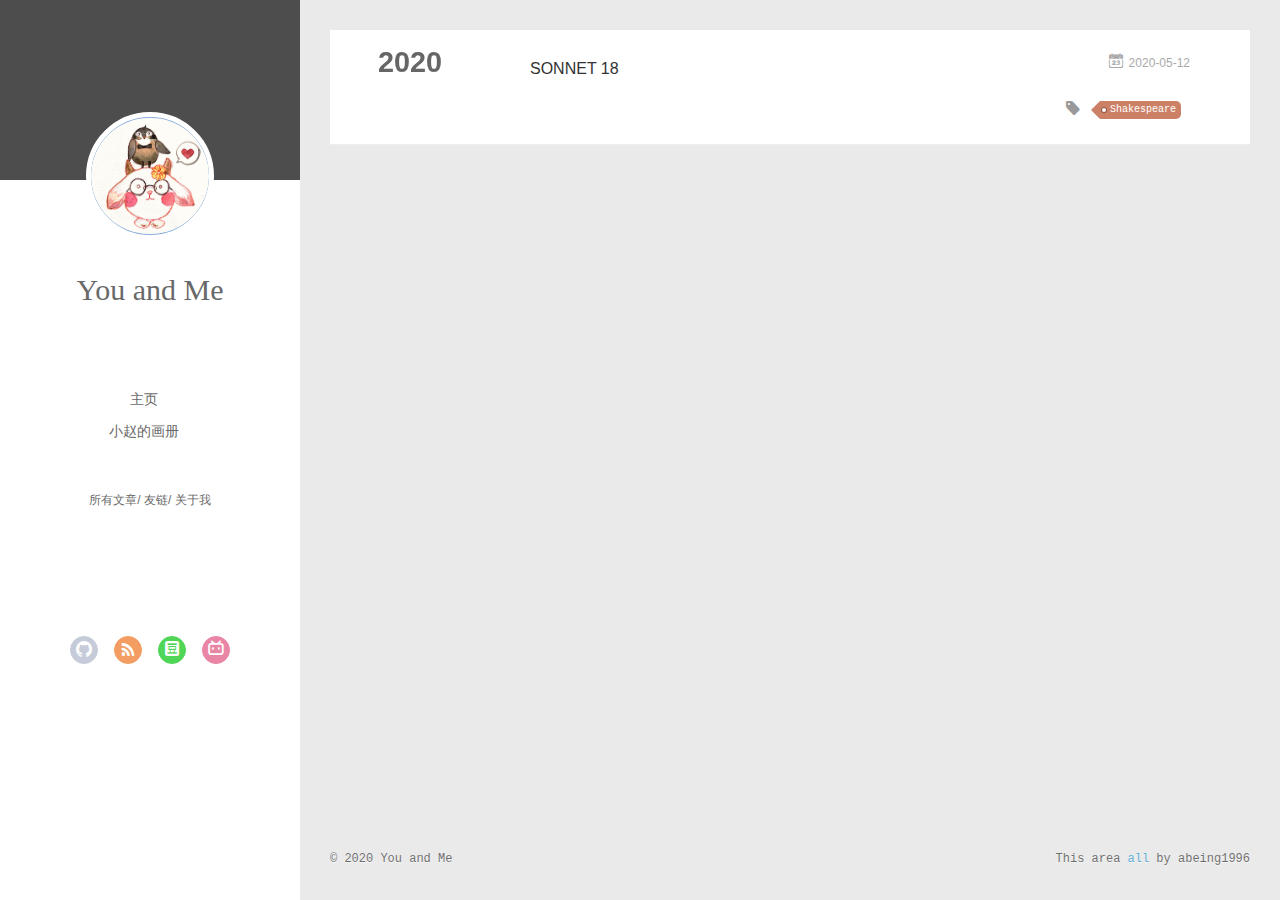
<file: archives/index.html>
<!DOCTYPE html>
<html>
<head>
  <meta charset="utf-8">
  
  <meta name="renderer" content="webkit">
  <meta http-equiv="X-UA-Compatible" content="IE=edge" >
  <link rel="dns-prefetch" href="http://yoursite.com">
  <title>Archives | CharingCrossRoad53</title>
  <meta name="viewport" content="width=device-width, initial-scale=1, maximum-scale=1">
  <meta property="og:type" content="website">
<meta property="og:title" content="CharingCrossRoad53">
<meta property="og:url" content="http://yoursite.com/archives/index.html">
<meta property="og:site_name" content="CharingCrossRoad53">
<meta property="og:locale" content="en_US">
<meta property="article:author" content="You and Me">
<meta name="twitter:card" content="summary">
  
    <link rel="alternative" href="/atom.xml" title="CharingCrossRoad53" type="application/atom+xml">
  
  
    <link rel="icon" href="/img/favicon.png">
  
  <link rel="stylesheet" type="text/css" href="/./main.0cf68a.css">
  
    <link rel="stylesheet" type="text/css" href="/./avatarrotation.css">
  
  <style type="text/css">
  
    #container.show {
      background: linear-gradient(200deg,#a0cfe4,#e8c37e);
    }
  </style>
  

  

<meta name="generator" content="Hexo 4.2.0"></head>

<body>
  <div id="container" q-class="show:isCtnShow">
    <canvas id="anm-canvas" class="anm-canvas"></canvas>
    <div class="left-col" q-class="show:isShow">
      
<div class="overlay" style="background: #4d4d4d">
</div>
<div class="intrude-less">
	<header id="header" class="inner">
		<a href="/" class="profilepic">
			<img src="/img/avatar.jpg" class="js-avatar">
		</a>
		<hgroup>
			<h1 class="header-author"><a href="/">You and Me</a></h1>
		</hgroup>
		

		<nav class="header-menu">
			<ul>
			
		<li><a href="/">主页</a></li>
		
		<li><a href="/photos/">小赵的画册</a></li>
		
			</ul>
		</nav>
		<nav class="header-smart-menu">
    		
		
		<a q-on="click: openSlider(e, 'innerArchive')" href="javascript:void(0)">所有文章</a>
		
		
		
		<a q-on="click: openSlider(e, 'friends')" href="javascript:void(0)">友链</a>
		
		
		
		<a q-on="click: openSlider(e, 'aboutme')" href="javascript:void(0)">关于我</a>
		
		
		</nav>
		<div>
			<iframe frameborder="no" border="0" marginwidth="0" marginheight="0" width=230 height=86 src="//music.163.com/outchain/player?type=2&id=27646215&auto=1&height=66"></iframe>	
		</div>
		<nav class="header-nav">
			<div class="social">
				
		<a class="github" target="_blank" href="https://github.com/CharingCrossRoad53" title="github"><i
				class="icon-github"></i></a>
		
		<a class="rss" target="_blank" href="#" title="rss"><i
				class="icon-rss"></i></a>
		
		<a class="douban" target="_blank" href="https://movie.douban.com/" title="douban"><i
				class="icon-douban"></i></a>
		
		<a class="bilibili" target="_blank" href="https://www.bilibili.com/" title="bilibili"><i
				class="icon-bilibili"></i></a>
		
			
		</nav>
	</header>
</div>
    </div>
    <div class="mid-col" q-class="show:isShow,hide:isShow|isFalse">
      
<nav id="mobile-nav">
  	<div class="overlay js-overlay" style="background: #4d4d4d"></div>
	<div class="btnctn js-mobile-btnctn">
  		<div class="slider-trigger list" q-on="click: openSlider(e)"><i class="icon icon-sort"></i></div>
	</div>
	<div class="intrude-less">
		<header id="header" class="inner">
			<div class="profilepic">
				<img src="/img/avatar.jpg" class="js-avatar">
			</div>
			<hgroup>
			  <h1 class="header-author js-header-author">You and Me</h1>
			</hgroup>
			
			
			
				
			
				
			
			
			
			<nav class="header-nav">
				<div class="social">
					
						<a class="github" target="_blank" href="https://github.com/CharingCrossRoad53" title="github"><i class="icon-github"></i></a>
			        
						<a class="rss" target="_blank" href="#" title="rss"><i class="icon-rss"></i></a>
			        
						<a class="douban" target="_blank" href="https://movie.douban.com/" title="douban"><i class="icon-douban"></i></a>
			        
						<a class="bilibili" target="_blank" href="https://www.bilibili.com/" title="bilibili"><i class="icon-bilibili"></i></a>
			        
				</div>
			</nav>

			<nav class="header-menu js-header-menu">
				<ul style="width: 50%">
				
				
					<li style="width: 50%"><a href="/">主页</a></li>
		        
					<li style="width: 50%"><a href="/photos/">小赵的画册</a></li>
		        
				</ul>
			</nav>
		</header>				
	</div>
	<div class="mobile-mask" style="display:none" q-show="isShow"></div>
</nav>

      <div id="wrapper" class="body-wrap">
        <div class="menu-l">
          <div class="canvas-wrap">
            <canvas data-colors="#eaeaea" data-sectionHeight="100" data-contentId="js-content" id="myCanvas1" class="anm-canvas"></canvas>
          </div>
          <div id="js-content" class="content-ll">
            
  
  
    
    
      
      
      <section class="archives-wrap">
        <div class="archive-year-wrap">
          <a href="/archives/2020" class="archive-year">2020</a>
        </div>
        <div class="archives">
    
    <article class="archive-article archive-type-post">
  <div class="archive-article-inner">
    <header class="archive-article-header">
      	<div class="article-meta">
	      	<a href="/2020/05/12/sonnet18/" class="archive-article-date">
  	<time datetime="2020-05-12T02:22:18.000Z" itemprop="datePublished"><i class="icon-calendar icon"></i>2020-05-12</time>
</a>
        </div>
    	 
  
    <h1 itemprop="name">
      <a class="archive-article-title" href="/2020/05/12/sonnet18/">SONNET 18</a>
    </h1>
  

        <div class="article-info info-on-right">
          
	<div class="article-tag tagcloud">
		<i class="icon-price-tags icon"></i>
		<ul class="article-tag-list">
			 
        		<li class="article-tag-list-item">
        			<a href="javascript:void(0)" class="js-tag article-tag-list-link color2">Shakespeare</a>
        		</li>
      		
		</ul>
	</div>

          

        </div>
        <div class="clearfix"></div>
    </header>
  </div>
</article>
  
  
    </div></section>
  

    


          </div>
        </div>
      </div>
      <footer id="footer">
  <div class="outer">
    <div id="footer-info">
    	<div class="footer-left">
    		&copy; 2020 You and Me
    	</div>
      	<div class="footer-right">
      		This area <a href="https://charingcrossroad53.github.io/" target="_blank">all</a> by abeing1996
      	</div>
    </div>
  </div>
</footer>
    </div>
    <script>
	var yiliaConfig = {
		mathjax: false,
		isHome: false,
		isPost: false,
		isArchive: true,
		isTag: false,
		isCategory: false,
		open_in_new: false,
		toc_hide_index: true,
		root: "/",
		innerArchive: true,
		showTags: false
	}
</script>

<script>!function(t){function n(e){if(r[e])return r[e].exports;var i=r[e]={exports:{},id:e,loaded:!1};return t[e].call(i.exports,i,i.exports,n),i.loaded=!0,i.exports}var r={};n.m=t,n.c=r,n.p="./",n(0)}([function(t,n,r){r(195),t.exports=r(191)},function(t,n,r){var e=r(3),i=r(52),o=r(27),u=r(28),c=r(53),f="prototype",a=function(t,n,r){var s,l,h,v,p=t&a.F,d=t&a.G,y=t&a.S,g=t&a.P,b=t&a.B,m=d?e:y?e[n]||(e[n]={}):(e[n]||{})[f],x=d?i:i[n]||(i[n]={}),w=x[f]||(x[f]={});d&&(r=n);for(s in r)l=!p&&m&&void 0!==m[s],h=(l?m:r)[s],v=b&&l?c(h,e):g&&"function"==typeof h?c(Function.call,h):h,m&&u(m,s,h,t&a.U),x[s]!=h&&o(x,s,v),g&&w[s]!=h&&(w[s]=h)};e.core=i,a.F=1,a.G=2,a.S=4,a.P=8,a.B=16,a.W=32,a.U=64,a.R=128,t.exports=a},function(t,n,r){var e=r(6);t.exports=function(t){if(!e(t))throw TypeError(t+" is not an object!");return t}},function(t,n){var r=t.exports="undefined"!=typeof window&&window.Math==Math?window:"undefined"!=typeof self&&self.Math==Math?self:Function("return this")();"number"==typeof __g&&(__g=r)},function(t,n){t.exports=function(t){try{return!!t()}catch(t){return!0}}},function(t,n){var r=t.exports="undefined"!=typeof window&&window.Math==Math?window:"undefined"!=typeof self&&self.Math==Math?self:Function("return this")();"number"==typeof __g&&(__g=r)},function(t,n){t.exports=function(t){return"object"==typeof t?null!==t:"function"==typeof t}},function(t,n,r){var e=r(126)("wks"),i=r(76),o=r(3).Symbol,u="function"==typeof o;(t.exports=function(t){return e[t]||(e[t]=u&&o[t]||(u?o:i)("Symbol."+t))}).store=e},function(t,n){var r={}.hasOwnProperty;t.exports=function(t,n){return r.call(t,n)}},function(t,n,r){var e=r(94),i=r(33);t.exports=function(t){return e(i(t))}},function(t,n,r){t.exports=!r(4)(function(){return 7!=Object.defineProperty({},"a",{get:function(){return 7}}).a})},function(t,n,r){var e=r(2),i=r(167),o=r(50),u=Object.defineProperty;n.f=r(10)?Object.defineProperty:function(t,n,r){if(e(t),n=o(n,!0),e(r),i)try{return u(t,n,r)}catch(t){}if("get"in r||"set"in r)throw TypeError("Accessors not supported!");return"value"in r&&(t[n]=r.value),t}},function(t,n,r){t.exports=!r(18)(function(){return 7!=Object.defineProperty({},"a",{get:function(){return 7}}).a})},function(t,n,r){var e=r(14),i=r(22);t.exports=r(12)?function(t,n,r){return e.f(t,n,i(1,r))}:function(t,n,r){return t[n]=r,t}},function(t,n,r){var e=r(20),i=r(58),o=r(42),u=Object.defineProperty;n.f=r(12)?Object.defineProperty:function(t,n,r){if(e(t),n=o(n,!0),e(r),i)try{return u(t,n,r)}catch(t){}if("get"in r||"set"in r)throw TypeError("Accessors not supported!");return"value"in r&&(t[n]=r.value),t}},function(t,n,r){var e=r(40)("wks"),i=r(23),o=r(5).Symbol,u="function"==typeof o;(t.exports=function(t){return e[t]||(e[t]=u&&o[t]||(u?o:i)("Symbol."+t))}).store=e},function(t,n,r){var e=r(67),i=Math.min;t.exports=function(t){return t>0?i(e(t),9007199254740991):0}},function(t,n,r){var e=r(46);t.exports=function(t){return Object(e(t))}},function(t,n){t.exports=function(t){try{return!!t()}catch(t){return!0}}},function(t,n,r){var e=r(63),i=r(34);t.exports=Object.keys||function(t){return e(t,i)}},function(t,n,r){var e=r(21);t.exports=function(t){if(!e(t))throw TypeError(t+" is not an object!");return t}},function(t,n){t.exports=function(t){return"object"==typeof t?null!==t:"function"==typeof t}},function(t,n){t.exports=function(t,n){return{enumerable:!(1&t),configurable:!(2&t),writable:!(4&t),value:n}}},function(t,n){var r=0,e=Math.random();t.exports=function(t){return"Symbol(".concat(void 0===t?"":t,")_",(++r+e).toString(36))}},function(t,n){var r={}.hasOwnProperty;t.exports=function(t,n){return r.call(t,n)}},function(t,n){var r=t.exports={version:"2.4.0"};"number"==typeof __e&&(__e=r)},function(t,n){t.exports=function(t){if("function"!=typeof t)throw TypeError(t+" is not a function!");return t}},function(t,n,r){var e=r(11),i=r(66);t.exports=r(10)?function(t,n,r){return e.f(t,n,i(1,r))}:function(t,n,r){return t[n]=r,t}},function(t,n,r){var e=r(3),i=r(27),o=r(24),u=r(76)("src"),c="toString",f=Function[c],a=(""+f).split(c);r(52).inspectSource=function(t){return f.call(t)},(t.exports=function(t,n,r,c){var f="function"==typeof r;f&&(o(r,"name")||i(r,"name",n)),t[n]!==r&&(f&&(o(r,u)||i(r,u,t[n]?""+t[n]:a.join(String(n)))),t===e?t[n]=r:c?t[n]?t[n]=r:i(t,n,r):(delete t[n],i(t,n,r)))})(Function.prototype,c,function(){return"function"==typeof this&&this[u]||f.call(this)})},function(t,n,r){var e=r(1),i=r(4),o=r(46),u=function(t,n,r,e){var i=String(o(t)),u="<"+n;return""!==r&&(u+=" "+r+'="'+String(e).replace(/"/g,"&quot;")+'"'),u+">"+i+"</"+n+">"};t.exports=function(t,n){var r={};r[t]=n(u),e(e.P+e.F*i(function(){var n=""[t]('"');return n!==n.toLowerCase()||n.split('"').length>3}),"String",r)}},function(t,n,r){var e=r(115),i=r(46);t.exports=function(t){return e(i(t))}},function(t,n,r){var e=r(116),i=r(66),o=r(30),u=r(50),c=r(24),f=r(167),a=Object.getOwnPropertyDescriptor;n.f=r(10)?a:function(t,n){if(t=o(t),n=u(n,!0),f)try{return a(t,n)}catch(t){}if(c(t,n))return i(!e.f.call(t,n),t[n])}},function(t,n,r){var e=r(24),i=r(17),o=r(145)("IE_PROTO"),u=Object.prototype;t.exports=Object.getPrototypeOf||function(t){return t=i(t),e(t,o)?t[o]:"function"==typeof t.constructor&&t instanceof t.constructor?t.constructor.prototype:t instanceof Object?u:null}},function(t,n){t.exports=function(t){if(void 0==t)throw TypeError("Can't call method on  "+t);return t}},function(t,n){t.exports="constructor,hasOwnProperty,isPrototypeOf,propertyIsEnumerable,toLocaleString,toString,valueOf".split(",")},function(t,n){t.exports={}},function(t,n){t.exports=!0},function(t,n){n.f={}.propertyIsEnumerable},function(t,n,r){var e=r(14).f,i=r(8),o=r(15)("toStringTag");t.exports=function(t,n,r){t&&!i(t=r?t:t.prototype,o)&&e(t,o,{configurable:!0,value:n})}},function(t,n,r){var e=r(40)("keys"),i=r(23);t.exports=function(t){return e[t]||(e[t]=i(t))}},function(t,n,r){var e=r(5),i="__core-js_shared__",o=e[i]||(e[i]={});t.exports=function(t){return o[t]||(o[t]={})}},function(t,n){var r=Math.ceil,e=Math.floor;t.exports=function(t){return isNaN(t=+t)?0:(t>0?e:r)(t)}},function(t,n,r){var e=r(21);t.exports=function(t,n){if(!e(t))return t;var r,i;if(n&&"function"==typeof(r=t.toString)&&!e(i=r.call(t)))return i;if("function"==typeof(r=t.valueOf)&&!e(i=r.call(t)))return i;if(!n&&"function"==typeof(r=t.toString)&&!e(i=r.call(t)))return i;throw TypeError("Can't convert object to primitive value")}},function(t,n,r){var e=r(5),i=r(25),o=r(36),u=r(44),c=r(14).f;t.exports=function(t){var n=i.Symbol||(i.Symbol=o?{}:e.Symbol||{});"_"==t.charAt(0)||t in n||c(n,t,{value:u.f(t)})}},function(t,n,r){n.f=r(15)},function(t,n){var r={}.toString;t.exports=function(t){return r.call(t).slice(8,-1)}},function(t,n){t.exports=function(t){if(void 0==t)throw TypeError("Can't call method on  "+t);return t}},function(t,n,r){var e=r(4);t.exports=function(t,n){return!!t&&e(function(){n?t.call(null,function(){},1):t.call(null)})}},function(t,n,r){var e=r(53),i=r(115),o=r(17),u=r(16),c=r(203);t.exports=function(t,n){var r=1==t,f=2==t,a=3==t,s=4==t,l=6==t,h=5==t||l,v=n||c;return function(n,c,p){for(var d,y,g=o(n),b=i(g),m=e(c,p,3),x=u(b.length),w=0,S=r?v(n,x):f?v(n,0):void 0;x>w;w++)if((h||w in b)&&(d=b[w],y=m(d,w,g),t))if(r)S[w]=y;else if(y)switch(t){case 3:return!0;case 5:return d;case 6:return w;case 2:S.push(d)}else if(s)return!1;return l?-1:a||s?s:S}}},function(t,n,r){var e=r(1),i=r(52),o=r(4);t.exports=function(t,n){var r=(i.Object||{})[t]||Object[t],u={};u[t]=n(r),e(e.S+e.F*o(function(){r(1)}),"Object",u)}},function(t,n,r){var e=r(6);t.exports=function(t,n){if(!e(t))return t;var r,i;if(n&&"function"==typeof(r=t.toString)&&!e(i=r.call(t)))return i;if("function"==typeof(r=t.valueOf)&&!e(i=r.call(t)))return i;if(!n&&"function"==typeof(r=t.toString)&&!e(i=r.call(t)))return i;throw TypeError("Can't convert object to primitive value")}},function(t,n,r){var e=r(5),i=r(25),o=r(91),u=r(13),c="prototype",f=function(t,n,r){var a,s,l,h=t&f.F,v=t&f.G,p=t&f.S,d=t&f.P,y=t&f.B,g=t&f.W,b=v?i:i[n]||(i[n]={}),m=b[c],x=v?e:p?e[n]:(e[n]||{})[c];v&&(r=n);for(a in r)(s=!h&&x&&void 0!==x[a])&&a in b||(l=s?x[a]:r[a],b[a]=v&&"function"!=typeof x[a]?r[a]:y&&s?o(l,e):g&&x[a]==l?function(t){var n=function(n,r,e){if(this instanceof t){switch(arguments.length){case 0:return new t;case 1:return new t(n);case 2:return new t(n,r)}return new t(n,r,e)}return t.apply(this,arguments)};return n[c]=t[c],n}(l):d&&"function"==typeof l?o(Function.call,l):l,d&&((b.virtual||(b.virtual={}))[a]=l,t&f.R&&m&&!m[a]&&u(m,a,l)))};f.F=1,f.G=2,f.S=4,f.P=8,f.B=16,f.W=32,f.U=64,f.R=128,t.exports=f},function(t,n){var r=t.exports={version:"2.4.0"};"number"==typeof __e&&(__e=r)},function(t,n,r){var e=r(26);t.exports=function(t,n,r){if(e(t),void 0===n)return t;switch(r){case 1:return function(r){return t.call(n,r)};case 2:return function(r,e){return t.call(n,r,e)};case 3:return function(r,e,i){return t.call(n,r,e,i)}}return function(){return t.apply(n,arguments)}}},function(t,n,r){var e=r(183),i=r(1),o=r(126)("metadata"),u=o.store||(o.store=new(r(186))),c=function(t,n,r){var i=u.get(t);if(!i){if(!r)return;u.set(t,i=new e)}var o=i.get(n);if(!o){if(!r)return;i.set(n,o=new e)}return o},f=function(t,n,r){var e=c(n,r,!1);return void 0!==e&&e.has(t)},a=function(t,n,r){var e=c(n,r,!1);return void 0===e?void 0:e.get(t)},s=function(t,n,r,e){c(r,e,!0).set(t,n)},l=function(t,n){var r=c(t,n,!1),e=[];return r&&r.forEach(function(t,n){e.push(n)}),e},h=function(t){return void 0===t||"symbol"==typeof t?t:String(t)},v=function(t){i(i.S,"Reflect",t)};t.exports={store:u,map:c,has:f,get:a,set:s,keys:l,key:h,exp:v}},function(t,n,r){"use strict";if(r(10)){var e=r(69),i=r(3),o=r(4),u=r(1),c=r(127),f=r(152),a=r(53),s=r(68),l=r(66),h=r(27),v=r(73),p=r(67),d=r(16),y=r(75),g=r(50),b=r(24),m=r(180),x=r(114),w=r(6),S=r(17),_=r(137),O=r(70),E=r(32),P=r(71).f,j=r(154),F=r(76),M=r(7),A=r(48),N=r(117),T=r(146),I=r(155),k=r(80),L=r(123),R=r(74),C=r(130),D=r(160),U=r(11),W=r(31),G=U.f,B=W.f,V=i.RangeError,z=i.TypeError,q=i.Uint8Array,K="ArrayBuffer",J="Shared"+K,Y="BYTES_PER_ELEMENT",H="prototype",$=Array[H],X=f.ArrayBuffer,Q=f.DataView,Z=A(0),tt=A(2),nt=A(3),rt=A(4),et=A(5),it=A(6),ot=N(!0),ut=N(!1),ct=I.values,ft=I.keys,at=I.entries,st=$.lastIndexOf,lt=$.reduce,ht=$.reduceRight,vt=$.join,pt=$.sort,dt=$.slice,yt=$.toString,gt=$.toLocaleString,bt=M("iterator"),mt=M("toStringTag"),xt=F("typed_constructor"),wt=F("def_constructor"),St=c.CONSTR,_t=c.TYPED,Ot=c.VIEW,Et="Wrong length!",Pt=A(1,function(t,n){return Tt(T(t,t[wt]),n)}),jt=o(function(){return 1===new q(new Uint16Array([1]).buffer)[0]}),Ft=!!q&&!!q[H].set&&o(function(){new q(1).set({})}),Mt=function(t,n){if(void 0===t)throw z(Et);var r=+t,e=d(t);if(n&&!m(r,e))throw V(Et);return e},At=function(t,n){var r=p(t);if(r<0||r%n)throw V("Wrong offset!");return r},Nt=function(t){if(w(t)&&_t in t)return t;throw z(t+" is not a typed array!")},Tt=function(t,n){if(!(w(t)&&xt in t))throw z("It is not a typed array constructor!");return new t(n)},It=function(t,n){return kt(T(t,t[wt]),n)},kt=function(t,n){for(var r=0,e=n.length,i=Tt(t,e);e>r;)i[r]=n[r++];return i},Lt=function(t,n,r){G(t,n,{get:function(){return this._d[r]}})},Rt=function(t){var n,r,e,i,o,u,c=S(t),f=arguments.length,s=f>1?arguments[1]:void 0,l=void 0!==s,h=j(c);if(void 0!=h&&!_(h)){for(u=h.call(c),e=[],n=0;!(o=u.next()).done;n++)e.push(o.value);c=e}for(l&&f>2&&(s=a(s,arguments[2],2)),n=0,r=d(c.length),i=Tt(this,r);r>n;n++)i[n]=l?s(c[n],n):c[n];return i},Ct=function(){for(var t=0,n=arguments.length,r=Tt(this,n);n>t;)r[t]=arguments[t++];return r},Dt=!!q&&o(function(){gt.call(new q(1))}),Ut=function(){return gt.apply(Dt?dt.call(Nt(this)):Nt(this),arguments)},Wt={copyWithin:function(t,n){return D.call(Nt(this),t,n,arguments.length>2?arguments[2]:void 0)},every:function(t){return rt(Nt(this),t,arguments.length>1?arguments[1]:void 0)},fill:function(t){return C.apply(Nt(this),arguments)},filter:function(t){return It(this,tt(Nt(this),t,arguments.length>1?arguments[1]:void 0))},find:function(t){return et(Nt(this),t,arguments.length>1?arguments[1]:void 0)},findIndex:function(t){return it(Nt(this),t,arguments.length>1?arguments[1]:void 0)},forEach:function(t){Z(Nt(this),t,arguments.length>1?arguments[1]:void 0)},indexOf:function(t){return ut(Nt(this),t,arguments.length>1?arguments[1]:void 0)},includes:function(t){return ot(Nt(this),t,arguments.length>1?arguments[1]:void 0)},join:function(t){return vt.apply(Nt(this),arguments)},lastIndexOf:function(t){return st.apply(Nt(this),arguments)},map:function(t){return Pt(Nt(this),t,arguments.length>1?arguments[1]:void 0)},reduce:function(t){return lt.apply(Nt(this),arguments)},reduceRight:function(t){return ht.apply(Nt(this),arguments)},reverse:function(){for(var t,n=this,r=Nt(n).length,e=Math.floor(r/2),i=0;i<e;)t=n[i],n[i++]=n[--r],n[r]=t;return n},some:function(t){return nt(Nt(this),t,arguments.length>1?arguments[1]:void 0)},sort:function(t){return pt.call(Nt(this),t)},subarray:function(t,n){var r=Nt(this),e=r.length,i=y(t,e);return new(T(r,r[wt]))(r.buffer,r.byteOffset+i*r.BYTES_PER_ELEMENT,d((void 0===n?e:y(n,e))-i))}},Gt=function(t,n){return It(this,dt.call(Nt(this),t,n))},Bt=function(t){Nt(this);var n=At(arguments[1],1),r=this.length,e=S(t),i=d(e.length),o=0;if(i+n>r)throw V(Et);for(;o<i;)this[n+o]=e[o++]},Vt={entries:function(){return at.call(Nt(this))},keys:function(){return ft.call(Nt(this))},values:function(){return ct.call(Nt(this))}},zt=function(t,n){return w(t)&&t[_t]&&"symbol"!=typeof n&&n in t&&String(+n)==String(n)},qt=function(t,n){return zt(t,n=g(n,!0))?l(2,t[n]):B(t,n)},Kt=function(t,n,r){return!(zt(t,n=g(n,!0))&&w(r)&&b(r,"value"))||b(r,"get")||b(r,"set")||r.configurable||b(r,"writable")&&!r.writable||b(r,"enumerable")&&!r.enumerable?G(t,n,r):(t[n]=r.value,t)};St||(W.f=qt,U.f=Kt),u(u.S+u.F*!St,"Object",{getOwnPropertyDescriptor:qt,defineProperty:Kt}),o(function(){yt.call({})})&&(yt=gt=function(){return vt.call(this)});var Jt=v({},Wt);v(Jt,Vt),h(Jt,bt,Vt.values),v(Jt,{slice:Gt,set:Bt,constructor:function(){},toString:yt,toLocaleString:Ut}),Lt(Jt,"buffer","b"),Lt(Jt,"byteOffset","o"),Lt(Jt,"byteLength","l"),Lt(Jt,"length","e"),G(Jt,mt,{get:function(){return this[_t]}}),t.exports=function(t,n,r,f){f=!!f;var a=t+(f?"Clamped":"")+"Array",l="Uint8Array"!=a,v="get"+t,p="set"+t,y=i[a],g=y||{},b=y&&E(y),m=!y||!c.ABV,S={},_=y&&y[H],j=function(t,r){var e=t._d;return e.v[v](r*n+e.o,jt)},F=function(t,r,e){var i=t._d;f&&(e=(e=Math.round(e))<0?0:e>255?255:255&e),i.v[p](r*n+i.o,e,jt)},M=function(t,n){G(t,n,{get:function(){return j(this,n)},set:function(t){return F(this,n,t)},enumerable:!0})};m?(y=r(function(t,r,e,i){s(t,y,a,"_d");var o,u,c,f,l=0,v=0;if(w(r)){if(!(r instanceof X||(f=x(r))==K||f==J))return _t in r?kt(y,r):Rt.call(y,r);o=r,v=At(e,n);var p=r.byteLength;if(void 0===i){if(p%n)throw V(Et);if((u=p-v)<0)throw V(Et)}else if((u=d(i)*n)+v>p)throw V(Et);c=u/n}else c=Mt(r,!0),u=c*n,o=new X(u);for(h(t,"_d",{b:o,o:v,l:u,e:c,v:new Q(o)});l<c;)M(t,l++)}),_=y[H]=O(Jt),h(_,"constructor",y)):L(function(t){new y(null),new y(t)},!0)||(y=r(function(t,r,e,i){s(t,y,a);var o;return w(r)?r instanceof X||(o=x(r))==K||o==J?void 0!==i?new g(r,At(e,n),i):void 0!==e?new g(r,At(e,n)):new g(r):_t in r?kt(y,r):Rt.call(y,r):new g(Mt(r,l))}),Z(b!==Function.prototype?P(g).concat(P(b)):P(g),function(t){t in y||h(y,t,g[t])}),y[H]=_,e||(_.constructor=y));var A=_[bt],N=!!A&&("values"==A.name||void 0==A.name),T=Vt.values;h(y,xt,!0),h(_,_t,a),h(_,Ot,!0),h(_,wt,y),(f?new y(1)[mt]==a:mt in _)||G(_,mt,{get:function(){return a}}),S[a]=y,u(u.G+u.W+u.F*(y!=g),S),u(u.S,a,{BYTES_PER_ELEMENT:n,from:Rt,of:Ct}),Y in _||h(_,Y,n),u(u.P,a,Wt),R(a),u(u.P+u.F*Ft,a,{set:Bt}),u(u.P+u.F*!N,a,Vt),u(u.P+u.F*(_.toString!=yt),a,{toString:yt}),u(u.P+u.F*o(function(){new y(1).slice()}),a,{slice:Gt}),u(u.P+u.F*(o(function(){return[1,2].toLocaleString()!=new y([1,2]).toLocaleString()})||!o(function(){_.toLocaleString.call([1,2])})),a,{toLocaleString:Ut}),k[a]=N?A:T,e||N||h(_,bt,T)}}else t.exports=function(){}},function(t,n){var r={}.toString;t.exports=function(t){return r.call(t).slice(8,-1)}},function(t,n,r){var e=r(21),i=r(5).document,o=e(i)&&e(i.createElement);t.exports=function(t){return o?i.createElement(t):{}}},function(t,n,r){t.exports=!r(12)&&!r(18)(function(){return 7!=Object.defineProperty(r(57)("div"),"a",{get:function(){return 7}}).a})},function(t,n,r){"use strict";var e=r(36),i=r(51),o=r(64),u=r(13),c=r(8),f=r(35),a=r(96),s=r(38),l=r(103),h=r(15)("iterator"),v=!([].keys&&"next"in[].keys()),p="keys",d="values",y=function(){return this};t.exports=function(t,n,r,g,b,m,x){a(r,n,g);var w,S,_,O=function(t){if(!v&&t in F)return F[t];switch(t){case p:case d:return function(){return new r(this,t)}}return function(){return new r(this,t)}},E=n+" Iterator",P=b==d,j=!1,F=t.prototype,M=F[h]||F["@@iterator"]||b&&F[b],A=M||O(b),N=b?P?O("entries"):A:void 0,T="Array"==n?F.entries||M:M;if(T&&(_=l(T.call(new t)))!==Object.prototype&&(s(_,E,!0),e||c(_,h)||u(_,h,y)),P&&M&&M.name!==d&&(j=!0,A=function(){return M.call(this)}),e&&!x||!v&&!j&&F[h]||u(F,h,A),f[n]=A,f[E]=y,b)if(w={values:P?A:O(d),keys:m?A:O(p),entries:N},x)for(S in w)S in F||o(F,S,w[S]);else i(i.P+i.F*(v||j),n,w);return w}},function(t,n,r){var e=r(20),i=r(100),o=r(34),u=r(39)("IE_PROTO"),c=function(){},f="prototype",a=function(){var t,n=r(57)("iframe"),e=o.length;for(n.style.display="none",r(93).appendChild(n),n.src="javascript:",t=n.contentWindow.document,t.open(),t.write("<script>document.F=Object<\/script>"),t.close(),a=t.F;e--;)delete a[f][o[e]];return a()};t.exports=Object.create||function(t,n){var r;return null!==t?(c[f]=e(t),r=new c,c[f]=null,r[u]=t):r=a(),void 0===n?r:i(r,n)}},function(t,n,r){var e=r(63),i=r(34).concat("length","prototype");n.f=Object.getOwnPropertyNames||function(t){return e(t,i)}},function(t,n){n.f=Object.getOwnPropertySymbols},function(t,n,r){var e=r(8),i=r(9),o=r(90)(!1),u=r(39)("IE_PROTO");t.exports=function(t,n){var r,c=i(t),f=0,a=[];for(r in c)r!=u&&e(c,r)&&a.push(r);for(;n.length>f;)e(c,r=n[f++])&&(~o(a,r)||a.push(r));return a}},function(t,n,r){t.exports=r(13)},function(t,n,r){var e=r(76)("meta"),i=r(6),o=r(24),u=r(11).f,c=0,f=Object.isExtensible||function(){return!0},a=!r(4)(function(){return f(Object.preventExtensions({}))}),s=function(t){u(t,e,{value:{i:"O"+ ++c,w:{}}})},l=function(t,n){if(!i(t))return"symbol"==typeof t?t:("string"==typeof t?"S":"P")+t;if(!o(t,e)){if(!f(t))return"F";if(!n)return"E";s(t)}return t[e].i},h=function(t,n){if(!o(t,e)){if(!f(t))return!0;if(!n)return!1;s(t)}return t[e].w},v=function(t){return a&&p.NEED&&f(t)&&!o(t,e)&&s(t),t},p=t.exports={KEY:e,NEED:!1,fastKey:l,getWeak:h,onFreeze:v}},function(t,n){t.exports=function(t,n){return{enumerable:!(1&t),configurable:!(2&t),writable:!(4&t),value:n}}},function(t,n){var r=Math.ceil,e=Math.floor;t.exports=function(t){return isNaN(t=+t)?0:(t>0?e:r)(t)}},function(t,n){t.exports=function(t,n,r,e){if(!(t instanceof n)||void 0!==e&&e in t)throw TypeError(r+": incorrect invocation!");return t}},function(t,n){t.exports=!1},function(t,n,r){var e=r(2),i=r(173),o=r(133),u=r(145)("IE_PROTO"),c=function(){},f="prototype",a=function(){var t,n=r(132)("iframe"),e=o.length;for(n.style.display="none",r(135).appendChild(n),n.src="javascript:",t=n.contentWindow.document,t.open(),t.write("<script>document.F=Object<\/script>"),t.close(),a=t.F;e--;)delete a[f][o[e]];return a()};t.exports=Object.create||function(t,n){var r;return null!==t?(c[f]=e(t),r=new c,c[f]=null,r[u]=t):r=a(),void 0===n?r:i(r,n)}},function(t,n,r){var e=r(175),i=r(133).concat("length","prototype");n.f=Object.getOwnPropertyNames||function(t){return e(t,i)}},function(t,n,r){var e=r(175),i=r(133);t.exports=Object.keys||function(t){return e(t,i)}},function(t,n,r){var e=r(28);t.exports=function(t,n,r){for(var i in n)e(t,i,n[i],r);return t}},function(t,n,r){"use strict";var e=r(3),i=r(11),o=r(10),u=r(7)("species");t.exports=function(t){var n=e[t];o&&n&&!n[u]&&i.f(n,u,{configurable:!0,get:function(){return this}})}},function(t,n,r){var e=r(67),i=Math.max,o=Math.min;t.exports=function(t,n){return t=e(t),t<0?i(t+n,0):o(t,n)}},function(t,n){var r=0,e=Math.random();t.exports=function(t){return"Symbol(".concat(void 0===t?"":t,")_",(++r+e).toString(36))}},function(t,n,r){var e=r(33);t.exports=function(t){return Object(e(t))}},function(t,n,r){var e=r(7)("unscopables"),i=Array.prototype;void 0==i[e]&&r(27)(i,e,{}),t.exports=function(t){i[e][t]=!0}},function(t,n,r){var e=r(53),i=r(169),o=r(137),u=r(2),c=r(16),f=r(154),a={},s={},n=t.exports=function(t,n,r,l,h){var v,p,d,y,g=h?function(){return t}:f(t),b=e(r,l,n?2:1),m=0;if("function"!=typeof g)throw TypeError(t+" is not iterable!");if(o(g)){for(v=c(t.length);v>m;m++)if((y=n?b(u(p=t[m])[0],p[1]):b(t[m]))===a||y===s)return y}else for(d=g.call(t);!(p=d.next()).done;)if((y=i(d,b,p.value,n))===a||y===s)return y};n.BREAK=a,n.RETURN=s},function(t,n){t.exports={}},function(t,n,r){var e=r(11).f,i=r(24),o=r(7)("toStringTag");t.exports=function(t,n,r){t&&!i(t=r?t:t.prototype,o)&&e(t,o,{configurable:!0,value:n})}},function(t,n,r){var e=r(1),i=r(46),o=r(4),u=r(150),c="["+u+"]",f="​",a=RegExp("^"+c+c+"*"),s=RegExp(c+c+"*$"),l=function(t,n,r){var i={},c=o(function(){return!!u[t]()||f[t]()!=f}),a=i[t]=c?n(h):u[t];r&&(i[r]=a),e(e.P+e.F*c,"String",i)},h=l.trim=function(t,n){return t=String(i(t)),1&n&&(t=t.replace(a,"")),2&n&&(t=t.replace(s,"")),t};t.exports=l},function(t,n,r){t.exports={default:r(86),__esModule:!0}},function(t,n,r){t.exports={default:r(87),__esModule:!0}},function(t,n,r){"use strict";function e(t){return t&&t.__esModule?t:{default:t}}n.__esModule=!0;var i=r(84),o=e(i),u=r(83),c=e(u),f="function"==typeof c.default&&"symbol"==typeof o.default?function(t){return typeof t}:function(t){return t&&"function"==typeof c.default&&t.constructor===c.default&&t!==c.default.prototype?"symbol":typeof t};n.default="function"==typeof c.default&&"symbol"===f(o.default)?function(t){return void 0===t?"undefined":f(t)}:function(t){return t&&"function"==typeof c.default&&t.constructor===c.default&&t!==c.default.prototype?"symbol":void 0===t?"undefined":f(t)}},function(t,n,r){r(110),r(108),r(111),r(112),t.exports=r(25).Symbol},function(t,n,r){r(109),r(113),t.exports=r(44).f("iterator")},function(t,n){t.exports=function(t){if("function"!=typeof t)throw TypeError(t+" is not a function!");return t}},function(t,n){t.exports=function(){}},function(t,n,r){var e=r(9),i=r(106),o=r(105);t.exports=function(t){return function(n,r,u){var c,f=e(n),a=i(f.length),s=o(u,a);if(t&&r!=r){for(;a>s;)if((c=f[s++])!=c)return!0}else for(;a>s;s++)if((t||s in f)&&f[s]===r)return t||s||0;return!t&&-1}}},function(t,n,r){var e=r(88);t.exports=function(t,n,r){if(e(t),void 0===n)return t;switch(r){case 1:return function(r){return t.call(n,r)};case 2:return function(r,e){return t.call(n,r,e)};case 3:return function(r,e,i){return t.call(n,r,e,i)}}return function(){return t.apply(n,arguments)}}},function(t,n,r){var e=r(19),i=r(62),o=r(37);t.exports=function(t){var n=e(t),r=i.f;if(r)for(var u,c=r(t),f=o.f,a=0;c.length>a;)f.call(t,u=c[a++])&&n.push(u);return n}},function(t,n,r){t.exports=r(5).document&&document.documentElement},function(t,n,r){var e=r(56);t.exports=Object("z").propertyIsEnumerable(0)?Object:function(t){return"String"==e(t)?t.split(""):Object(t)}},function(t,n,r){var e=r(56);t.exports=Array.isArray||function(t){return"Array"==e(t)}},function(t,n,r){"use strict";var e=r(60),i=r(22),o=r(38),u={};r(13)(u,r(15)("iterator"),function(){return this}),t.exports=function(t,n,r){t.prototype=e(u,{next:i(1,r)}),o(t,n+" Iterator")}},function(t,n){t.exports=function(t,n){return{value:n,done:!!t}}},function(t,n,r){var e=r(19),i=r(9);t.exports=function(t,n){for(var r,o=i(t),u=e(o),c=u.length,f=0;c>f;)if(o[r=u[f++]]===n)return r}},function(t,n,r){var e=r(23)("meta"),i=r(21),o=r(8),u=r(14).f,c=0,f=Object.isExtensible||function(){return!0},a=!r(18)(function(){return f(Object.preventExtensions({}))}),s=function(t){u(t,e,{value:{i:"O"+ ++c,w:{}}})},l=function(t,n){if(!i(t))return"symbol"==typeof t?t:("string"==typeof t?"S":"P")+t;if(!o(t,e)){if(!f(t))return"F";if(!n)return"E";s(t)}return t[e].i},h=function(t,n){if(!o(t,e)){if(!f(t))return!0;if(!n)return!1;s(t)}return t[e].w},v=function(t){return a&&p.NEED&&f(t)&&!o(t,e)&&s(t),t},p=t.exports={KEY:e,NEED:!1,fastKey:l,getWeak:h,onFreeze:v}},function(t,n,r){var e=r(14),i=r(20),o=r(19);t.exports=r(12)?Object.defineProperties:function(t,n){i(t);for(var r,u=o(n),c=u.length,f=0;c>f;)e.f(t,r=u[f++],n[r]);return t}},function(t,n,r){var e=r(37),i=r(22),o=r(9),u=r(42),c=r(8),f=r(58),a=Object.getOwnPropertyDescriptor;n.f=r(12)?a:function(t,n){if(t=o(t),n=u(n,!0),f)try{return a(t,n)}catch(t){}if(c(t,n))return i(!e.f.call(t,n),t[n])}},function(t,n,r){var e=r(9),i=r(61).f,o={}.toString,u="object"==typeof window&&window&&Object.getOwnPropertyNames?Object.getOwnPropertyNames(window):[],c=function(t){try{return i(t)}catch(t){return u.slice()}};t.exports.f=function(t){return u&&"[object Window]"==o.call(t)?c(t):i(e(t))}},function(t,n,r){var e=r(8),i=r(77),o=r(39)("IE_PROTO"),u=Object.prototype;t.exports=Object.getPrototypeOf||function(t){return t=i(t),e(t,o)?t[o]:"function"==typeof t.constructor&&t instanceof t.constructor?t.constructor.prototype:t instanceof Object?u:null}},function(t,n,r){var e=r(41),i=r(33);t.exports=function(t){return function(n,r){var o,u,c=String(i(n)),f=e(r),a=c.length;return f<0||f>=a?t?"":void 0:(o=c.charCodeAt(f),o<55296||o>56319||f+1===a||(u=c.charCodeAt(f+1))<56320||u>57343?t?c.charAt(f):o:t?c.slice(f,f+2):u-56320+(o-55296<<10)+65536)}}},function(t,n,r){var e=r(41),i=Math.max,o=Math.min;t.exports=function(t,n){return t=e(t),t<0?i(t+n,0):o(t,n)}},function(t,n,r){var e=r(41),i=Math.min;t.exports=function(t){return t>0?i(e(t),9007199254740991):0}},function(t,n,r){"use strict";var e=r(89),i=r(97),o=r(35),u=r(9);t.exports=r(59)(Array,"Array",function(t,n){this._t=u(t),this._i=0,this._k=n},function(){var t=this._t,n=this._k,r=this._i++;return!t||r>=t.length?(this._t=void 0,i(1)):"keys"==n?i(0,r):"values"==n?i(0,t[r]):i(0,[r,t[r]])},"values"),o.Arguments=o.Array,e("keys"),e("values"),e("entries")},function(t,n){},function(t,n,r){"use strict";var e=r(104)(!0);r(59)(String,"String",function(t){this._t=String(t),this._i=0},function(){var t,n=this._t,r=this._i;return r>=n.length?{value:void 0,done:!0}:(t=e(n,r),this._i+=t.length,{value:t,done:!1})})},function(t,n,r){"use strict";var e=r(5),i=r(8),o=r(12),u=r(51),c=r(64),f=r(99).KEY,a=r(18),s=r(40),l=r(38),h=r(23),v=r(15),p=r(44),d=r(43),y=r(98),g=r(92),b=r(95),m=r(20),x=r(9),w=r(42),S=r(22),_=r(60),O=r(102),E=r(101),P=r(14),j=r(19),F=E.f,M=P.f,A=O.f,N=e.Symbol,T=e.JSON,I=T&&T.stringify,k="prototype",L=v("_hidden"),R=v("toPrimitive"),C={}.propertyIsEnumerable,D=s("symbol-registry"),U=s("symbols"),W=s("op-symbols"),G=Object[k],B="function"==typeof N,V=e.QObject,z=!V||!V[k]||!V[k].findChild,q=o&&a(function(){return 7!=_(M({},"a",{get:function(){return M(this,"a",{value:7}).a}})).a})?function(t,n,r){var e=F(G,n);e&&delete G[n],M(t,n,r),e&&t!==G&&M(G,n,e)}:M,K=function(t){var n=U[t]=_(N[k]);return n._k=t,n},J=B&&"symbol"==typeof N.iterator?function(t){return"symbol"==typeof t}:function(t){return t instanceof N},Y=function(t,n,r){return t===G&&Y(W,n,r),m(t),n=w(n,!0),m(r),i(U,n)?(r.enumerable?(i(t,L)&&t[L][n]&&(t[L][n]=!1),r=_(r,{enumerable:S(0,!1)})):(i(t,L)||M(t,L,S(1,{})),t[L][n]=!0),q(t,n,r)):M(t,n,r)},H=function(t,n){m(t);for(var r,e=g(n=x(n)),i=0,o=e.length;o>i;)Y(t,r=e[i++],n[r]);return t},$=function(t,n){return void 0===n?_(t):H(_(t),n)},X=function(t){var n=C.call(this,t=w(t,!0));return!(this===G&&i(U,t)&&!i(W,t))&&(!(n||!i(this,t)||!i(U,t)||i(this,L)&&this[L][t])||n)},Q=function(t,n){if(t=x(t),n=w(n,!0),t!==G||!i(U,n)||i(W,n)){var r=F(t,n);return!r||!i(U,n)||i(t,L)&&t[L][n]||(r.enumerable=!0),r}},Z=function(t){for(var n,r=A(x(t)),e=[],o=0;r.length>o;)i(U,n=r[o++])||n==L||n==f||e.push(n);return e},tt=function(t){for(var n,r=t===G,e=A(r?W:x(t)),o=[],u=0;e.length>u;)!i(U,n=e[u++])||r&&!i(G,n)||o.push(U[n]);return o};B||(N=function(){if(this instanceof N)throw TypeError("Symbol is not a constructor!");var t=h(arguments.length>0?arguments[0]:void 0),n=function(r){this===G&&n.call(W,r),i(this,L)&&i(this[L],t)&&(this[L][t]=!1),q(this,t,S(1,r))};return o&&z&&q(G,t,{configurable:!0,set:n}),K(t)},c(N[k],"toString",function(){return this._k}),E.f=Q,P.f=Y,r(61).f=O.f=Z,r(37).f=X,r(62).f=tt,o&&!r(36)&&c(G,"propertyIsEnumerable",X,!0),p.f=function(t){return K(v(t))}),u(u.G+u.W+u.F*!B,{Symbol:N});for(var nt="hasInstance,isConcatSpreadable,iterator,match,replace,search,species,split,toPrimitive,toStringTag,unscopables".split(","),rt=0;nt.length>rt;)v(nt[rt++]);for(var nt=j(v.store),rt=0;nt.length>rt;)d(nt[rt++]);u(u.S+u.F*!B,"Symbol",{for:function(t){return i(D,t+="")?D[t]:D[t]=N(t)},keyFor:function(t){if(J(t))return y(D,t);throw TypeError(t+" is not a symbol!")},useSetter:function(){z=!0},useSimple:function(){z=!1}}),u(u.S+u.F*!B,"Object",{create:$,defineProperty:Y,defineProperties:H,getOwnPropertyDescriptor:Q,getOwnPropertyNames:Z,getOwnPropertySymbols:tt}),T&&u(u.S+u.F*(!B||a(function(){var t=N();return"[null]"!=I([t])||"{}"!=I({a:t})||"{}"!=I(Object(t))})),"JSON",{stringify:function(t){if(void 0!==t&&!J(t)){for(var n,r,e=[t],i=1;arguments.length>i;)e.push(arguments[i++]);return n=e[1],"function"==typeof n&&(r=n),!r&&b(n)||(n=function(t,n){if(r&&(n=r.call(this,t,n)),!J(n))return n}),e[1]=n,I.apply(T,e)}}}),N[k][R]||r(13)(N[k],R,N[k].valueOf),l(N,"Symbol"),l(Math,"Math",!0),l(e.JSON,"JSON",!0)},function(t,n,r){r(43)("asyncIterator")},function(t,n,r){r(43)("observable")},function(t,n,r){r(107);for(var e=r(5),i=r(13),o=r(35),u=r(15)("toStringTag"),c=["NodeList","DOMTokenList","MediaList","StyleSheetList","CSSRuleList"],f=0;f<5;f++){var a=c[f],s=e[a],l=s&&s.prototype;l&&!l[u]&&i(l,u,a),o[a]=o.Array}},function(t,n,r){var e=r(45),i=r(7)("toStringTag"),o="Arguments"==e(function(){return arguments}()),u=function(t,n){try{return t[n]}catch(t){}};t.exports=function(t){var n,r,c;return void 0===t?"Undefined":null===t?"Null":"string"==typeof(r=u(n=Object(t),i))?r:o?e(n):"Object"==(c=e(n))&&"function"==typeof n.callee?"Arguments":c}},function(t,n,r){var e=r(45);t.exports=Object("z").propertyIsEnumerable(0)?Object:function(t){return"String"==e(t)?t.split(""):Object(t)}},function(t,n){n.f={}.propertyIsEnumerable},function(t,n,r){var e=r(30),i=r(16),o=r(75);t.exports=function(t){return function(n,r,u){var c,f=e(n),a=i(f.length),s=o(u,a);if(t&&r!=r){for(;a>s;)if((c=f[s++])!=c)return!0}else for(;a>s;s++)if((t||s in f)&&f[s]===r)return t||s||0;return!t&&-1}}},function(t,n,r){"use strict";var e=r(3),i=r(1),o=r(28),u=r(73),c=r(65),f=r(79),a=r(68),s=r(6),l=r(4),h=r(123),v=r(81),p=r(136);t.exports=function(t,n,r,d,y,g){var b=e[t],m=b,x=y?"set":"add",w=m&&m.prototype,S={},_=function(t){var n=w[t];o(w,t,"delete"==t?function(t){return!(g&&!s(t))&&n.call(this,0===t?0:t)}:"has"==t?function(t){return!(g&&!s(t))&&n.call(this,0===t?0:t)}:"get"==t?function(t){return g&&!s(t)?void 0:n.call(this,0===t?0:t)}:"add"==t?function(t){return n.call(this,0===t?0:t),this}:function(t,r){return n.call(this,0===t?0:t,r),this})};if("function"==typeof m&&(g||w.forEach&&!l(function(){(new m).entries().next()}))){var O=new m,E=O[x](g?{}:-0,1)!=O,P=l(function(){O.has(1)}),j=h(function(t){new m(t)}),F=!g&&l(function(){for(var t=new m,n=5;n--;)t[x](n,n);return!t.has(-0)});j||(m=n(function(n,r){a(n,m,t);var e=p(new b,n,m);return void 0!=r&&f(r,y,e[x],e),e}),m.prototype=w,w.constructor=m),(P||F)&&(_("delete"),_("has"),y&&_("get")),(F||E)&&_(x),g&&w.clear&&delete w.clear}else m=d.getConstructor(n,t,y,x),u(m.prototype,r),c.NEED=!0;return v(m,t),S[t]=m,i(i.G+i.W+i.F*(m!=b),S),g||d.setStrong(m,t,y),m}},function(t,n,r){"use strict";var e=r(27),i=r(28),o=r(4),u=r(46),c=r(7);t.exports=function(t,n,r){var f=c(t),a=r(u,f,""[t]),s=a[0],l=a[1];o(function(){var n={};return n[f]=function(){return 7},7!=""[t](n)})&&(i(String.prototype,t,s),e(RegExp.prototype,f,2==n?function(t,n){return l.call(t,this,n)}:function(t){return l.call(t,this)}))}
},function(t,n,r){"use strict";var e=r(2);t.exports=function(){var t=e(this),n="";return t.global&&(n+="g"),t.ignoreCase&&(n+="i"),t.multiline&&(n+="m"),t.unicode&&(n+="u"),t.sticky&&(n+="y"),n}},function(t,n){t.exports=function(t,n,r){var e=void 0===r;switch(n.length){case 0:return e?t():t.call(r);case 1:return e?t(n[0]):t.call(r,n[0]);case 2:return e?t(n[0],n[1]):t.call(r,n[0],n[1]);case 3:return e?t(n[0],n[1],n[2]):t.call(r,n[0],n[1],n[2]);case 4:return e?t(n[0],n[1],n[2],n[3]):t.call(r,n[0],n[1],n[2],n[3])}return t.apply(r,n)}},function(t,n,r){var e=r(6),i=r(45),o=r(7)("match");t.exports=function(t){var n;return e(t)&&(void 0!==(n=t[o])?!!n:"RegExp"==i(t))}},function(t,n,r){var e=r(7)("iterator"),i=!1;try{var o=[7][e]();o.return=function(){i=!0},Array.from(o,function(){throw 2})}catch(t){}t.exports=function(t,n){if(!n&&!i)return!1;var r=!1;try{var o=[7],u=o[e]();u.next=function(){return{done:r=!0}},o[e]=function(){return u},t(o)}catch(t){}return r}},function(t,n,r){t.exports=r(69)||!r(4)(function(){var t=Math.random();__defineSetter__.call(null,t,function(){}),delete r(3)[t]})},function(t,n){n.f=Object.getOwnPropertySymbols},function(t,n,r){var e=r(3),i="__core-js_shared__",o=e[i]||(e[i]={});t.exports=function(t){return o[t]||(o[t]={})}},function(t,n,r){for(var e,i=r(3),o=r(27),u=r(76),c=u("typed_array"),f=u("view"),a=!(!i.ArrayBuffer||!i.DataView),s=a,l=0,h="Int8Array,Uint8Array,Uint8ClampedArray,Int16Array,Uint16Array,Int32Array,Uint32Array,Float32Array,Float64Array".split(",");l<9;)(e=i[h[l++]])?(o(e.prototype,c,!0),o(e.prototype,f,!0)):s=!1;t.exports={ABV:a,CONSTR:s,TYPED:c,VIEW:f}},function(t,n){"use strict";var r={versions:function(){var t=window.navigator.userAgent;return{trident:t.indexOf("Trident")>-1,presto:t.indexOf("Presto")>-1,webKit:t.indexOf("AppleWebKit")>-1,gecko:t.indexOf("Gecko")>-1&&-1==t.indexOf("KHTML"),mobile:!!t.match(/AppleWebKit.*Mobile.*/),ios:!!t.match(/\(i[^;]+;( U;)? CPU.+Mac OS X/),android:t.indexOf("Android")>-1||t.indexOf("Linux")>-1,iPhone:t.indexOf("iPhone")>-1||t.indexOf("Mac")>-1,iPad:t.indexOf("iPad")>-1,webApp:-1==t.indexOf("Safari"),weixin:-1==t.indexOf("MicroMessenger")}}()};t.exports=r},function(t,n,r){"use strict";var e=r(85),i=function(t){return t&&t.__esModule?t:{default:t}}(e),o=function(){function t(t,n,e){return n||e?String.fromCharCode(n||e):r[t]||t}function n(t){return e[t]}var r={"&quot;":'"',"&lt;":"<","&gt;":">","&amp;":"&","&nbsp;":" "},e={};for(var u in r)e[r[u]]=u;return r["&apos;"]="'",e["'"]="&#39;",{encode:function(t){return t?(""+t).replace(/['<> "&]/g,n).replace(/\r?\n/g,"<br/>").replace(/\s/g,"&nbsp;"):""},decode:function(n){return n?(""+n).replace(/<br\s*\/?>/gi,"\n").replace(/&quot;|&lt;|&gt;|&amp;|&nbsp;|&apos;|&#(\d+);|&#(\d+)/g,t).replace(/\u00a0/g," "):""},encodeBase16:function(t){if(!t)return t;t+="";for(var n=[],r=0,e=t.length;e>r;r++)n.push(t.charCodeAt(r).toString(16).toUpperCase());return n.join("")},encodeBase16forJSON:function(t){if(!t)return t;t=t.replace(/[\u4E00-\u9FBF]/gi,function(t){return escape(t).replace("%u","\\u")});for(var n=[],r=0,e=t.length;e>r;r++)n.push(t.charCodeAt(r).toString(16).toUpperCase());return n.join("")},decodeBase16:function(t){if(!t)return t;t+="";for(var n=[],r=0,e=t.length;e>r;r+=2)n.push(String.fromCharCode("0x"+t.slice(r,r+2)));return n.join("")},encodeObject:function(t){if(t instanceof Array)for(var n=0,r=t.length;r>n;n++)t[n]=o.encodeObject(t[n]);else if("object"==(void 0===t?"undefined":(0,i.default)(t)))for(var e in t)t[e]=o.encodeObject(t[e]);else if("string"==typeof t)return o.encode(t);return t},loadScript:function(t){var n=document.createElement("script");document.getElementsByTagName("body")[0].appendChild(n),n.setAttribute("src",t)},addLoadEvent:function(t){var n=window.onload;"function"!=typeof window.onload?window.onload=t:window.onload=function(){n(),t()}}}}();t.exports=o},function(t,n,r){"use strict";var e=r(17),i=r(75),o=r(16);t.exports=function(t){for(var n=e(this),r=o(n.length),u=arguments.length,c=i(u>1?arguments[1]:void 0,r),f=u>2?arguments[2]:void 0,a=void 0===f?r:i(f,r);a>c;)n[c++]=t;return n}},function(t,n,r){"use strict";var e=r(11),i=r(66);t.exports=function(t,n,r){n in t?e.f(t,n,i(0,r)):t[n]=r}},function(t,n,r){var e=r(6),i=r(3).document,o=e(i)&&e(i.createElement);t.exports=function(t){return o?i.createElement(t):{}}},function(t,n){t.exports="constructor,hasOwnProperty,isPrototypeOf,propertyIsEnumerable,toLocaleString,toString,valueOf".split(",")},function(t,n,r){var e=r(7)("match");t.exports=function(t){var n=/./;try{"/./"[t](n)}catch(r){try{return n[e]=!1,!"/./"[t](n)}catch(t){}}return!0}},function(t,n,r){t.exports=r(3).document&&document.documentElement},function(t,n,r){var e=r(6),i=r(144).set;t.exports=function(t,n,r){var o,u=n.constructor;return u!==r&&"function"==typeof u&&(o=u.prototype)!==r.prototype&&e(o)&&i&&i(t,o),t}},function(t,n,r){var e=r(80),i=r(7)("iterator"),o=Array.prototype;t.exports=function(t){return void 0!==t&&(e.Array===t||o[i]===t)}},function(t,n,r){var e=r(45);t.exports=Array.isArray||function(t){return"Array"==e(t)}},function(t,n,r){"use strict";var e=r(70),i=r(66),o=r(81),u={};r(27)(u,r(7)("iterator"),function(){return this}),t.exports=function(t,n,r){t.prototype=e(u,{next:i(1,r)}),o(t,n+" Iterator")}},function(t,n,r){"use strict";var e=r(69),i=r(1),o=r(28),u=r(27),c=r(24),f=r(80),a=r(139),s=r(81),l=r(32),h=r(7)("iterator"),v=!([].keys&&"next"in[].keys()),p="keys",d="values",y=function(){return this};t.exports=function(t,n,r,g,b,m,x){a(r,n,g);var w,S,_,O=function(t){if(!v&&t in F)return F[t];switch(t){case p:case d:return function(){return new r(this,t)}}return function(){return new r(this,t)}},E=n+" Iterator",P=b==d,j=!1,F=t.prototype,M=F[h]||F["@@iterator"]||b&&F[b],A=M||O(b),N=b?P?O("entries"):A:void 0,T="Array"==n?F.entries||M:M;if(T&&(_=l(T.call(new t)))!==Object.prototype&&(s(_,E,!0),e||c(_,h)||u(_,h,y)),P&&M&&M.name!==d&&(j=!0,A=function(){return M.call(this)}),e&&!x||!v&&!j&&F[h]||u(F,h,A),f[n]=A,f[E]=y,b)if(w={values:P?A:O(d),keys:m?A:O(p),entries:N},x)for(S in w)S in F||o(F,S,w[S]);else i(i.P+i.F*(v||j),n,w);return w}},function(t,n){var r=Math.expm1;t.exports=!r||r(10)>22025.465794806718||r(10)<22025.465794806718||-2e-17!=r(-2e-17)?function(t){return 0==(t=+t)?t:t>-1e-6&&t<1e-6?t+t*t/2:Math.exp(t)-1}:r},function(t,n){t.exports=Math.sign||function(t){return 0==(t=+t)||t!=t?t:t<0?-1:1}},function(t,n,r){var e=r(3),i=r(151).set,o=e.MutationObserver||e.WebKitMutationObserver,u=e.process,c=e.Promise,f="process"==r(45)(u);t.exports=function(){var t,n,r,a=function(){var e,i;for(f&&(e=u.domain)&&e.exit();t;){i=t.fn,t=t.next;try{i()}catch(e){throw t?r():n=void 0,e}}n=void 0,e&&e.enter()};if(f)r=function(){u.nextTick(a)};else if(o){var s=!0,l=document.createTextNode("");new o(a).observe(l,{characterData:!0}),r=function(){l.data=s=!s}}else if(c&&c.resolve){var h=c.resolve();r=function(){h.then(a)}}else r=function(){i.call(e,a)};return function(e){var i={fn:e,next:void 0};n&&(n.next=i),t||(t=i,r()),n=i}}},function(t,n,r){var e=r(6),i=r(2),o=function(t,n){if(i(t),!e(n)&&null!==n)throw TypeError(n+": can't set as prototype!")};t.exports={set:Object.setPrototypeOf||("__proto__"in{}?function(t,n,e){try{e=r(53)(Function.call,r(31).f(Object.prototype,"__proto__").set,2),e(t,[]),n=!(t instanceof Array)}catch(t){n=!0}return function(t,r){return o(t,r),n?t.__proto__=r:e(t,r),t}}({},!1):void 0),check:o}},function(t,n,r){var e=r(126)("keys"),i=r(76);t.exports=function(t){return e[t]||(e[t]=i(t))}},function(t,n,r){var e=r(2),i=r(26),o=r(7)("species");t.exports=function(t,n){var r,u=e(t).constructor;return void 0===u||void 0==(r=e(u)[o])?n:i(r)}},function(t,n,r){var e=r(67),i=r(46);t.exports=function(t){return function(n,r){var o,u,c=String(i(n)),f=e(r),a=c.length;return f<0||f>=a?t?"":void 0:(o=c.charCodeAt(f),o<55296||o>56319||f+1===a||(u=c.charCodeAt(f+1))<56320||u>57343?t?c.charAt(f):o:t?c.slice(f,f+2):u-56320+(o-55296<<10)+65536)}}},function(t,n,r){var e=r(122),i=r(46);t.exports=function(t,n,r){if(e(n))throw TypeError("String#"+r+" doesn't accept regex!");return String(i(t))}},function(t,n,r){"use strict";var e=r(67),i=r(46);t.exports=function(t){var n=String(i(this)),r="",o=e(t);if(o<0||o==1/0)throw RangeError("Count can't be negative");for(;o>0;(o>>>=1)&&(n+=n))1&o&&(r+=n);return r}},function(t,n){t.exports="\t\n\v\f\r   ᠎             　\u2028\u2029\ufeff"},function(t,n,r){var e,i,o,u=r(53),c=r(121),f=r(135),a=r(132),s=r(3),l=s.process,h=s.setImmediate,v=s.clearImmediate,p=s.MessageChannel,d=0,y={},g="onreadystatechange",b=function(){var t=+this;if(y.hasOwnProperty(t)){var n=y[t];delete y[t],n()}},m=function(t){b.call(t.data)};h&&v||(h=function(t){for(var n=[],r=1;arguments.length>r;)n.push(arguments[r++]);return y[++d]=function(){c("function"==typeof t?t:Function(t),n)},e(d),d},v=function(t){delete y[t]},"process"==r(45)(l)?e=function(t){l.nextTick(u(b,t,1))}:p?(i=new p,o=i.port2,i.port1.onmessage=m,e=u(o.postMessage,o,1)):s.addEventListener&&"function"==typeof postMessage&&!s.importScripts?(e=function(t){s.postMessage(t+"","*")},s.addEventListener("message",m,!1)):e=g in a("script")?function(t){f.appendChild(a("script"))[g]=function(){f.removeChild(this),b.call(t)}}:function(t){setTimeout(u(b,t,1),0)}),t.exports={set:h,clear:v}},function(t,n,r){"use strict";var e=r(3),i=r(10),o=r(69),u=r(127),c=r(27),f=r(73),a=r(4),s=r(68),l=r(67),h=r(16),v=r(71).f,p=r(11).f,d=r(130),y=r(81),g="ArrayBuffer",b="DataView",m="prototype",x="Wrong length!",w="Wrong index!",S=e[g],_=e[b],O=e.Math,E=e.RangeError,P=e.Infinity,j=S,F=O.abs,M=O.pow,A=O.floor,N=O.log,T=O.LN2,I="buffer",k="byteLength",L="byteOffset",R=i?"_b":I,C=i?"_l":k,D=i?"_o":L,U=function(t,n,r){var e,i,o,u=Array(r),c=8*r-n-1,f=(1<<c)-1,a=f>>1,s=23===n?M(2,-24)-M(2,-77):0,l=0,h=t<0||0===t&&1/t<0?1:0;for(t=F(t),t!=t||t===P?(i=t!=t?1:0,e=f):(e=A(N(t)/T),t*(o=M(2,-e))<1&&(e--,o*=2),t+=e+a>=1?s/o:s*M(2,1-a),t*o>=2&&(e++,o/=2),e+a>=f?(i=0,e=f):e+a>=1?(i=(t*o-1)*M(2,n),e+=a):(i=t*M(2,a-1)*M(2,n),e=0));n>=8;u[l++]=255&i,i/=256,n-=8);for(e=e<<n|i,c+=n;c>0;u[l++]=255&e,e/=256,c-=8);return u[--l]|=128*h,u},W=function(t,n,r){var e,i=8*r-n-1,o=(1<<i)-1,u=o>>1,c=i-7,f=r-1,a=t[f--],s=127&a;for(a>>=7;c>0;s=256*s+t[f],f--,c-=8);for(e=s&(1<<-c)-1,s>>=-c,c+=n;c>0;e=256*e+t[f],f--,c-=8);if(0===s)s=1-u;else{if(s===o)return e?NaN:a?-P:P;e+=M(2,n),s-=u}return(a?-1:1)*e*M(2,s-n)},G=function(t){return t[3]<<24|t[2]<<16|t[1]<<8|t[0]},B=function(t){return[255&t]},V=function(t){return[255&t,t>>8&255]},z=function(t){return[255&t,t>>8&255,t>>16&255,t>>24&255]},q=function(t){return U(t,52,8)},K=function(t){return U(t,23,4)},J=function(t,n,r){p(t[m],n,{get:function(){return this[r]}})},Y=function(t,n,r,e){var i=+r,o=l(i);if(i!=o||o<0||o+n>t[C])throw E(w);var u=t[R]._b,c=o+t[D],f=u.slice(c,c+n);return e?f:f.reverse()},H=function(t,n,r,e,i,o){var u=+r,c=l(u);if(u!=c||c<0||c+n>t[C])throw E(w);for(var f=t[R]._b,a=c+t[D],s=e(+i),h=0;h<n;h++)f[a+h]=s[o?h:n-h-1]},$=function(t,n){s(t,S,g);var r=+n,e=h(r);if(r!=e)throw E(x);return e};if(u.ABV){if(!a(function(){new S})||!a(function(){new S(.5)})){S=function(t){return new j($(this,t))};for(var X,Q=S[m]=j[m],Z=v(j),tt=0;Z.length>tt;)(X=Z[tt++])in S||c(S,X,j[X]);o||(Q.constructor=S)}var nt=new _(new S(2)),rt=_[m].setInt8;nt.setInt8(0,2147483648),nt.setInt8(1,2147483649),!nt.getInt8(0)&&nt.getInt8(1)||f(_[m],{setInt8:function(t,n){rt.call(this,t,n<<24>>24)},setUint8:function(t,n){rt.call(this,t,n<<24>>24)}},!0)}else S=function(t){var n=$(this,t);this._b=d.call(Array(n),0),this[C]=n},_=function(t,n,r){s(this,_,b),s(t,S,b);var e=t[C],i=l(n);if(i<0||i>e)throw E("Wrong offset!");if(r=void 0===r?e-i:h(r),i+r>e)throw E(x);this[R]=t,this[D]=i,this[C]=r},i&&(J(S,k,"_l"),J(_,I,"_b"),J(_,k,"_l"),J(_,L,"_o")),f(_[m],{getInt8:function(t){return Y(this,1,t)[0]<<24>>24},getUint8:function(t){return Y(this,1,t)[0]},getInt16:function(t){var n=Y(this,2,t,arguments[1]);return(n[1]<<8|n[0])<<16>>16},getUint16:function(t){var n=Y(this,2,t,arguments[1]);return n[1]<<8|n[0]},getInt32:function(t){return G(Y(this,4,t,arguments[1]))},getUint32:function(t){return G(Y(this,4,t,arguments[1]))>>>0},getFloat32:function(t){return W(Y(this,4,t,arguments[1]),23,4)},getFloat64:function(t){return W(Y(this,8,t,arguments[1]),52,8)},setInt8:function(t,n){H(this,1,t,B,n)},setUint8:function(t,n){H(this,1,t,B,n)},setInt16:function(t,n){H(this,2,t,V,n,arguments[2])},setUint16:function(t,n){H(this,2,t,V,n,arguments[2])},setInt32:function(t,n){H(this,4,t,z,n,arguments[2])},setUint32:function(t,n){H(this,4,t,z,n,arguments[2])},setFloat32:function(t,n){H(this,4,t,K,n,arguments[2])},setFloat64:function(t,n){H(this,8,t,q,n,arguments[2])}});y(S,g),y(_,b),c(_[m],u.VIEW,!0),n[g]=S,n[b]=_},function(t,n,r){var e=r(3),i=r(52),o=r(69),u=r(182),c=r(11).f;t.exports=function(t){var n=i.Symbol||(i.Symbol=o?{}:e.Symbol||{});"_"==t.charAt(0)||t in n||c(n,t,{value:u.f(t)})}},function(t,n,r){var e=r(114),i=r(7)("iterator"),o=r(80);t.exports=r(52).getIteratorMethod=function(t){if(void 0!=t)return t[i]||t["@@iterator"]||o[e(t)]}},function(t,n,r){"use strict";var e=r(78),i=r(170),o=r(80),u=r(30);t.exports=r(140)(Array,"Array",function(t,n){this._t=u(t),this._i=0,this._k=n},function(){var t=this._t,n=this._k,r=this._i++;return!t||r>=t.length?(this._t=void 0,i(1)):"keys"==n?i(0,r):"values"==n?i(0,t[r]):i(0,[r,t[r]])},"values"),o.Arguments=o.Array,e("keys"),e("values"),e("entries")},function(t,n){function r(t,n){t.classList?t.classList.add(n):t.className+=" "+n}t.exports=r},function(t,n){function r(t,n){if(t.classList)t.classList.remove(n);else{var r=new RegExp("(^|\\b)"+n.split(" ").join("|")+"(\\b|$)","gi");t.className=t.className.replace(r," ")}}t.exports=r},function(t,n){function r(){throw new Error("setTimeout has not been defined")}function e(){throw new Error("clearTimeout has not been defined")}function i(t){if(s===setTimeout)return setTimeout(t,0);if((s===r||!s)&&setTimeout)return s=setTimeout,setTimeout(t,0);try{return s(t,0)}catch(n){try{return s.call(null,t,0)}catch(n){return s.call(this,t,0)}}}function o(t){if(l===clearTimeout)return clearTimeout(t);if((l===e||!l)&&clearTimeout)return l=clearTimeout,clearTimeout(t);try{return l(t)}catch(n){try{return l.call(null,t)}catch(n){return l.call(this,t)}}}function u(){d&&v&&(d=!1,v.length?p=v.concat(p):y=-1,p.length&&c())}function c(){if(!d){var t=i(u);d=!0;for(var n=p.length;n;){for(v=p,p=[];++y<n;)v&&v[y].run();y=-1,n=p.length}v=null,d=!1,o(t)}}function f(t,n){this.fun=t,this.array=n}function a(){}var s,l,h=t.exports={};!function(){try{s="function"==typeof setTimeout?setTimeout:r}catch(t){s=r}try{l="function"==typeof clearTimeout?clearTimeout:e}catch(t){l=e}}();var v,p=[],d=!1,y=-1;h.nextTick=function(t){var n=new Array(arguments.length-1);if(arguments.length>1)for(var r=1;r<arguments.length;r++)n[r-1]=arguments[r];p.push(new f(t,n)),1!==p.length||d||i(c)},f.prototype.run=function(){this.fun.apply(null,this.array)},h.title="browser",h.browser=!0,h.env={},h.argv=[],h.version="",h.versions={},h.on=a,h.addListener=a,h.once=a,h.off=a,h.removeListener=a,h.removeAllListeners=a,h.emit=a,h.prependListener=a,h.prependOnceListener=a,h.listeners=function(t){return[]},h.binding=function(t){throw new Error("process.binding is not supported")},h.cwd=function(){return"/"},h.chdir=function(t){throw new Error("process.chdir is not supported")},h.umask=function(){return 0}},function(t,n,r){var e=r(45);t.exports=function(t,n){if("number"!=typeof t&&"Number"!=e(t))throw TypeError(n);return+t}},function(t,n,r){"use strict";var e=r(17),i=r(75),o=r(16);t.exports=[].copyWithin||function(t,n){var r=e(this),u=o(r.length),c=i(t,u),f=i(n,u),a=arguments.length>2?arguments[2]:void 0,s=Math.min((void 0===a?u:i(a,u))-f,u-c),l=1;for(f<c&&c<f+s&&(l=-1,f+=s-1,c+=s-1);s-- >0;)f in r?r[c]=r[f]:delete r[c],c+=l,f+=l;return r}},function(t,n,r){var e=r(79);t.exports=function(t,n){var r=[];return e(t,!1,r.push,r,n),r}},function(t,n,r){var e=r(26),i=r(17),o=r(115),u=r(16);t.exports=function(t,n,r,c,f){e(n);var a=i(t),s=o(a),l=u(a.length),h=f?l-1:0,v=f?-1:1;if(r<2)for(;;){if(h in s){c=s[h],h+=v;break}if(h+=v,f?h<0:l<=h)throw TypeError("Reduce of empty array with no initial value")}for(;f?h>=0:l>h;h+=v)h in s&&(c=n(c,s[h],h,a));return c}},function(t,n,r){"use strict";var e=r(26),i=r(6),o=r(121),u=[].slice,c={},f=function(t,n,r){if(!(n in c)){for(var e=[],i=0;i<n;i++)e[i]="a["+i+"]";c[n]=Function("F,a","return new F("+e.join(",")+")")}return c[n](t,r)};t.exports=Function.bind||function(t){var n=e(this),r=u.call(arguments,1),c=function(){var e=r.concat(u.call(arguments));return this instanceof c?f(n,e.length,e):o(n,e,t)};return i(n.prototype)&&(c.prototype=n.prototype),c}},function(t,n,r){"use strict";var e=r(11).f,i=r(70),o=r(73),u=r(53),c=r(68),f=r(46),a=r(79),s=r(140),l=r(170),h=r(74),v=r(10),p=r(65).fastKey,d=v?"_s":"size",y=function(t,n){var r,e=p(n);if("F"!==e)return t._i[e];for(r=t._f;r;r=r.n)if(r.k==n)return r};t.exports={getConstructor:function(t,n,r,s){var l=t(function(t,e){c(t,l,n,"_i"),t._i=i(null),t._f=void 0,t._l=void 0,t[d]=0,void 0!=e&&a(e,r,t[s],t)});return o(l.prototype,{clear:function(){for(var t=this,n=t._i,r=t._f;r;r=r.n)r.r=!0,r.p&&(r.p=r.p.n=void 0),delete n[r.i];t._f=t._l=void 0,t[d]=0},delete:function(t){var n=this,r=y(n,t);if(r){var e=r.n,i=r.p;delete n._i[r.i],r.r=!0,i&&(i.n=e),e&&(e.p=i),n._f==r&&(n._f=e),n._l==r&&(n._l=i),n[d]--}return!!r},forEach:function(t){c(this,l,"forEach");for(var n,r=u(t,arguments.length>1?arguments[1]:void 0,3);n=n?n.n:this._f;)for(r(n.v,n.k,this);n&&n.r;)n=n.p},has:function(t){return!!y(this,t)}}),v&&e(l.prototype,"size",{get:function(){return f(this[d])}}),l},def:function(t,n,r){var e,i,o=y(t,n);return o?o.v=r:(t._l=o={i:i=p(n,!0),k:n,v:r,p:e=t._l,n:void 0,r:!1},t._f||(t._f=o),e&&(e.n=o),t[d]++,"F"!==i&&(t._i[i]=o)),t},getEntry:y,setStrong:function(t,n,r){s(t,n,function(t,n){this._t=t,this._k=n,this._l=void 0},function(){for(var t=this,n=t._k,r=t._l;r&&r.r;)r=r.p;return t._t&&(t._l=r=r?r.n:t._t._f)?"keys"==n?l(0,r.k):"values"==n?l(0,r.v):l(0,[r.k,r.v]):(t._t=void 0,l(1))},r?"entries":"values",!r,!0),h(n)}}},function(t,n,r){var e=r(114),i=r(161);t.exports=function(t){return function(){if(e(this)!=t)throw TypeError(t+"#toJSON isn't generic");return i(this)}}},function(t,n,r){"use strict";var e=r(73),i=r(65).getWeak,o=r(2),u=r(6),c=r(68),f=r(79),a=r(48),s=r(24),l=a(5),h=a(6),v=0,p=function(t){return t._l||(t._l=new d)},d=function(){this.a=[]},y=function(t,n){return l(t.a,function(t){return t[0]===n})};d.prototype={get:function(t){var n=y(this,t);if(n)return n[1]},has:function(t){return!!y(this,t)},set:function(t,n){var r=y(this,t);r?r[1]=n:this.a.push([t,n])},delete:function(t){var n=h(this.a,function(n){return n[0]===t});return~n&&this.a.splice(n,1),!!~n}},t.exports={getConstructor:function(t,n,r,o){var a=t(function(t,e){c(t,a,n,"_i"),t._i=v++,t._l=void 0,void 0!=e&&f(e,r,t[o],t)});return e(a.prototype,{delete:function(t){if(!u(t))return!1;var n=i(t);return!0===n?p(this).delete(t):n&&s(n,this._i)&&delete n[this._i]},has:function(t){if(!u(t))return!1;var n=i(t);return!0===n?p(this).has(t):n&&s(n,this._i)}}),a},def:function(t,n,r){var e=i(o(n),!0);return!0===e?p(t).set(n,r):e[t._i]=r,t},ufstore:p}},function(t,n,r){t.exports=!r(10)&&!r(4)(function(){return 7!=Object.defineProperty(r(132)("div"),"a",{get:function(){return 7}}).a})},function(t,n,r){var e=r(6),i=Math.floor;t.exports=function(t){return!e(t)&&isFinite(t)&&i(t)===t}},function(t,n,r){var e=r(2);t.exports=function(t,n,r,i){try{return i?n(e(r)[0],r[1]):n(r)}catch(n){var o=t.return;throw void 0!==o&&e(o.call(t)),n}}},function(t,n){t.exports=function(t,n){return{value:n,done:!!t}}},function(t,n){t.exports=Math.log1p||function(t){return(t=+t)>-1e-8&&t<1e-8?t-t*t/2:Math.log(1+t)}},function(t,n,r){"use strict";var e=r(72),i=r(125),o=r(116),u=r(17),c=r(115),f=Object.assign;t.exports=!f||r(4)(function(){var t={},n={},r=Symbol(),e="abcdefghijklmnopqrst";return t[r]=7,e.split("").forEach(function(t){n[t]=t}),7!=f({},t)[r]||Object.keys(f({},n)).join("")!=e})?function(t,n){for(var r=u(t),f=arguments.length,a=1,s=i.f,l=o.f;f>a;)for(var h,v=c(arguments[a++]),p=s?e(v).concat(s(v)):e(v),d=p.length,y=0;d>y;)l.call(v,h=p[y++])&&(r[h]=v[h]);return r}:f},function(t,n,r){var e=r(11),i=r(2),o=r(72);t.exports=r(10)?Object.defineProperties:function(t,n){i(t);for(var r,u=o(n),c=u.length,f=0;c>f;)e.f(t,r=u[f++],n[r]);return t}},function(t,n,r){var e=r(30),i=r(71).f,o={}.toString,u="object"==typeof window&&window&&Object.getOwnPropertyNames?Object.getOwnPropertyNames(window):[],c=function(t){try{return i(t)}catch(t){return u.slice()}};t.exports.f=function(t){return u&&"[object Window]"==o.call(t)?c(t):i(e(t))}},function(t,n,r){var e=r(24),i=r(30),o=r(117)(!1),u=r(145)("IE_PROTO");t.exports=function(t,n){var r,c=i(t),f=0,a=[];for(r in c)r!=u&&e(c,r)&&a.push(r);for(;n.length>f;)e(c,r=n[f++])&&(~o(a,r)||a.push(r));return a}},function(t,n,r){var e=r(72),i=r(30),o=r(116).f;t.exports=function(t){return function(n){for(var r,u=i(n),c=e(u),f=c.length,a=0,s=[];f>a;)o.call(u,r=c[a++])&&s.push(t?[r,u[r]]:u[r]);return s}}},function(t,n,r){var e=r(71),i=r(125),o=r(2),u=r(3).Reflect;t.exports=u&&u.ownKeys||function(t){var n=e.f(o(t)),r=i.f;return r?n.concat(r(t)):n}},function(t,n,r){var e=r(3).parseFloat,i=r(82).trim;t.exports=1/e(r(150)+"-0")!=-1/0?function(t){var n=i(String(t),3),r=e(n);return 0===r&&"-"==n.charAt(0)?-0:r}:e},function(t,n,r){var e=r(3).parseInt,i=r(82).trim,o=r(150),u=/^[\-+]?0[xX]/;t.exports=8!==e(o+"08")||22!==e(o+"0x16")?function(t,n){var r=i(String(t),3);return e(r,n>>>0||(u.test(r)?16:10))}:e},function(t,n){t.exports=Object.is||function(t,n){return t===n?0!==t||1/t==1/n:t!=t&&n!=n}},function(t,n,r){var e=r(16),i=r(149),o=r(46);t.exports=function(t,n,r,u){var c=String(o(t)),f=c.length,a=void 0===r?" ":String(r),s=e(n);if(s<=f||""==a)return c;var l=s-f,h=i.call(a,Math.ceil(l/a.length));return h.length>l&&(h=h.slice(0,l)),u?h+c:c+h}},function(t,n,r){n.f=r(7)},function(t,n,r){"use strict";var e=r(164);t.exports=r(118)("Map",function(t){return function(){return t(this,arguments.length>0?arguments[0]:void 0)}},{get:function(t){var n=e.getEntry(this,t);return n&&n.v},set:function(t,n){return e.def(this,0===t?0:t,n)}},e,!0)},function(t,n,r){r(10)&&"g"!=/./g.flags&&r(11).f(RegExp.prototype,"flags",{configurable:!0,get:r(120)})},function(t,n,r){"use strict";var e=r(164);t.exports=r(118)("Set",function(t){return function(){return t(this,arguments.length>0?arguments[0]:void 0)}},{add:function(t){return e.def(this,t=0===t?0:t,t)}},e)},function(t,n,r){"use strict";var e,i=r(48)(0),o=r(28),u=r(65),c=r(172),f=r(166),a=r(6),s=u.getWeak,l=Object.isExtensible,h=f.ufstore,v={},p=function(t){return function(){return t(this,arguments.length>0?arguments[0]:void 0)}},d={get:function(t){if(a(t)){var n=s(t);return!0===n?h(this).get(t):n?n[this._i]:void 0}},set:function(t,n){return f.def(this,t,n)}},y=t.exports=r(118)("WeakMap",p,d,f,!0,!0);7!=(new y).set((Object.freeze||Object)(v),7).get(v)&&(e=f.getConstructor(p),c(e.prototype,d),u.NEED=!0,i(["delete","has","get","set"],function(t){var n=y.prototype,r=n[t];o(n,t,function(n,i){if(a(n)&&!l(n)){this._f||(this._f=new e);var o=this._f[t](n,i);return"set"==t?this:o}return r.call(this,n,i)})}))},,,,function(t,n){"use strict";function r(){var t=document.querySelector("#page-nav");if(t&&!document.querySelector("#page-nav .extend.prev")&&(t.innerHTML='<a class="extend prev disabled" rel="prev">&laquo; Prev</a>'+t.innerHTML),t&&!document.querySelector("#page-nav .extend.next")&&(t.innerHTML=t.innerHTML+'<a class="extend next disabled" rel="next">Next &raquo;</a>'),yiliaConfig&&yiliaConfig.open_in_new){document.querySelectorAll(".article-entry a:not(.article-more-a)").forEach(function(t){var n=t.getAttribute("target");n&&""!==n||t.setAttribute("target","_blank")})}if(yiliaConfig&&yiliaConfig.toc_hide_index){document.querySelectorAll(".toc-number").forEach(function(t){t.style.display="none"})}var n=document.querySelector("#js-aboutme");n&&0!==n.length&&(n.innerHTML=n.innerText)}t.exports={init:r}},function(t,n,r){"use strict";function e(t){return t&&t.__esModule?t:{default:t}}function i(t,n){var r=/\/|index.html/g;return t.replace(r,"")===n.replace(r,"")}function o(){for(var t=document.querySelectorAll(".js-header-menu li a"),n=window.location.pathname,r=0,e=t.length;r<e;r++){var o=t[r];i(n,o.getAttribute("href"))&&(0,h.default)(o,"active")}}function u(t){for(var n=t.offsetLeft,r=t.offsetParent;null!==r;)n+=r.offsetLeft,r=r.offsetParent;return n}function c(t){for(var n=t.offsetTop,r=t.offsetParent;null!==r;)n+=r.offsetTop,r=r.offsetParent;return n}function f(t,n,r,e,i){var o=u(t),f=c(t)-n;if(f-r<=i){var a=t.$newDom;a||(a=t.cloneNode(!0),(0,d.default)(t,a),t.$newDom=a,a.style.position="fixed",a.style.top=(r||f)+"px",a.style.left=o+"px",a.style.zIndex=e||2,a.style.width="100%",a.style.color="#fff"),a.style.visibility="visible",t.style.visibility="hidden"}else{t.style.visibility="visible";var s=t.$newDom;s&&(s.style.visibility="hidden")}}function a(){var t=document.querySelector(".js-overlay"),n=document.querySelector(".js-header-menu");f(t,document.body.scrollTop,-63,2,0),f(n,document.body.scrollTop,1,3,0)}function s(){document.querySelector("#container").addEventListener("scroll",function(t){a()}),window.addEventListener("scroll",function(t){a()}),a()}var l=r(156),h=e(l),v=r(157),p=(e(v),r(382)),d=e(p),y=r(128),g=e(y),b=r(190),m=e(b),x=r(129);(function(){g.default.versions.mobile&&window.screen.width<800&&(o(),s())})(),(0,x.addLoadEvent)(function(){m.default.init()}),t.exports={}},,,,function(t,n,r){(function(t){"use strict";function n(t,n,r){t[n]||Object[e](t,n,{writable:!0,configurable:!0,value:r})}if(r(381),r(391),r(198),t._babelPolyfill)throw new Error("only one instance of babel-polyfill is allowed");t._babelPolyfill=!0;var e="defineProperty";n(String.prototype,"padLeft","".padStart),n(String.prototype,"padRight","".padEnd),"pop,reverse,shift,keys,values,entries,indexOf,every,some,forEach,map,filter,find,findIndex,includes,join,slice,concat,push,splice,unshift,sort,lastIndexOf,reduce,reduceRight,copyWithin,fill".split(",").forEach(function(t){[][t]&&n(Array,t,Function.call.bind([][t]))})}).call(n,function(){return this}())},,,function(t,n,r){r(210),t.exports=r(52).RegExp.escape},,,,function(t,n,r){var e=r(6),i=r(138),o=r(7)("species");t.exports=function(t){var n;return i(t)&&(n=t.constructor,"function"!=typeof n||n!==Array&&!i(n.prototype)||(n=void 0),e(n)&&null===(n=n[o])&&(n=void 0)),void 0===n?Array:n}},function(t,n,r){var e=r(202);t.exports=function(t,n){return new(e(t))(n)}},function(t,n,r){"use strict";var e=r(2),i=r(50),o="number";t.exports=function(t){if("string"!==t&&t!==o&&"default"!==t)throw TypeError("Incorrect hint");return i(e(this),t!=o)}},function(t,n,r){var e=r(72),i=r(125),o=r(116);t.exports=function(t){var n=e(t),r=i.f;if(r)for(var u,c=r(t),f=o.f,a=0;c.length>a;)f.call(t,u=c[a++])&&n.push(u);return n}},function(t,n,r){var e=r(72),i=r(30);t.exports=function(t,n){for(var r,o=i(t),u=e(o),c=u.length,f=0;c>f;)if(o[r=u[f++]]===n)return r}},function(t,n,r){"use strict";var e=r(208),i=r(121),o=r(26);t.exports=function(){for(var t=o(this),n=arguments.length,r=Array(n),u=0,c=e._,f=!1;n>u;)(r[u]=arguments[u++])===c&&(f=!0);return function(){var e,o=this,u=arguments.length,a=0,s=0;if(!f&&!u)return i(t,r,o);if(e=r.slice(),f)for(;n>a;a++)e[a]===c&&(e[a]=arguments[s++]);for(;u>s;)e.push(arguments[s++]);return i(t,e,o)}}},function(t,n,r){t.exports=r(3)},function(t,n){t.exports=function(t,n){var r=n===Object(n)?function(t){return n[t]}:n;return function(n){return String(n).replace(t,r)}}},function(t,n,r){var e=r(1),i=r(209)(/[\\^$*+?.()|[\]{}]/g,"\\$&");e(e.S,"RegExp",{escape:function(t){return i(t)}})},function(t,n,r){var e=r(1);e(e.P,"Array",{copyWithin:r(160)}),r(78)("copyWithin")},function(t,n,r){"use strict";var e=r(1),i=r(48)(4);e(e.P+e.F*!r(47)([].every,!0),"Array",{every:function(t){return i(this,t,arguments[1])}})},function(t,n,r){var e=r(1);e(e.P,"Array",{fill:r(130)}),r(78)("fill")},function(t,n,r){"use strict";var e=r(1),i=r(48)(2);e(e.P+e.F*!r(47)([].filter,!0),"Array",{filter:function(t){return i(this,t,arguments[1])}})},function(t,n,r){"use strict";var e=r(1),i=r(48)(6),o="findIndex",u=!0;o in[]&&Array(1)[o](function(){u=!1}),e(e.P+e.F*u,"Array",{findIndex:function(t){return i(this,t,arguments.length>1?arguments[1]:void 0)}}),r(78)(o)},function(t,n,r){"use strict";var e=r(1),i=r(48)(5),o="find",u=!0;o in[]&&Array(1)[o](function(){u=!1}),e(e.P+e.F*u,"Array",{find:function(t){return i(this,t,arguments.length>1?arguments[1]:void 0)}}),r(78)(o)},function(t,n,r){"use strict";var e=r(1),i=r(48)(0),o=r(47)([].forEach,!0);e(e.P+e.F*!o,"Array",{forEach:function(t){return i(this,t,arguments[1])}})},function(t,n,r){"use strict";var e=r(53),i=r(1),o=r(17),u=r(169),c=r(137),f=r(16),a=r(131),s=r(154);i(i.S+i.F*!r(123)(function(t){Array.from(t)}),"Array",{from:function(t){var n,r,i,l,h=o(t),v="function"==typeof this?this:Array,p=arguments.length,d=p>1?arguments[1]:void 0,y=void 0!==d,g=0,b=s(h);if(y&&(d=e(d,p>2?arguments[2]:void 0,2)),void 0==b||v==Array&&c(b))for(n=f(h.length),r=new v(n);n>g;g++)a(r,g,y?d(h[g],g):h[g]);else for(l=b.call(h),r=new v;!(i=l.next()).done;g++)a(r,g,y?u(l,d,[i.value,g],!0):i.value);return r.length=g,r}})},function(t,n,r){"use strict";var e=r(1),i=r(117)(!1),o=[].indexOf,u=!!o&&1/[1].indexOf(1,-0)<0;e(e.P+e.F*(u||!r(47)(o)),"Array",{indexOf:function(t){return u?o.apply(this,arguments)||0:i(this,t,arguments[1])}})},function(t,n,r){var e=r(1);e(e.S,"Array",{isArray:r(138)})},function(t,n,r){"use strict";var e=r(1),i=r(30),o=[].join;e(e.P+e.F*(r(115)!=Object||!r(47)(o)),"Array",{join:function(t){return o.call(i(this),void 0===t?",":t)}})},function(t,n,r){"use strict";var e=r(1),i=r(30),o=r(67),u=r(16),c=[].lastIndexOf,f=!!c&&1/[1].lastIndexOf(1,-0)<0;e(e.P+e.F*(f||!r(47)(c)),"Array",{lastIndexOf:function(t){if(f)return c.apply(this,arguments)||0;var n=i(this),r=u(n.length),e=r-1;for(arguments.length>1&&(e=Math.min(e,o(arguments[1]))),e<0&&(e=r+e);e>=0;e--)if(e in n&&n[e]===t)return e||0;return-1}})},function(t,n,r){"use strict";var e=r(1),i=r(48)(1);e(e.P+e.F*!r(47)([].map,!0),"Array",{map:function(t){return i(this,t,arguments[1])}})},function(t,n,r){"use strict";var e=r(1),i=r(131);e(e.S+e.F*r(4)(function(){function t(){}return!(Array.of.call(t)instanceof t)}),"Array",{of:function(){for(var t=0,n=arguments.length,r=new("function"==typeof this?this:Array)(n);n>t;)i(r,t,arguments[t++]);return r.length=n,r}})},function(t,n,r){"use strict";var e=r(1),i=r(162);e(e.P+e.F*!r(47)([].reduceRight,!0),"Array",{reduceRight:function(t){return i(this,t,arguments.length,arguments[1],!0)}})},function(t,n,r){"use strict";var e=r(1),i=r(162);e(e.P+e.F*!r(47)([].reduce,!0),"Array",{reduce:function(t){return i(this,t,arguments.length,arguments[1],!1)}})},function(t,n,r){"use strict";var e=r(1),i=r(135),o=r(45),u=r(75),c=r(16),f=[].slice;e(e.P+e.F*r(4)(function(){i&&f.call(i)}),"Array",{slice:function(t,n){var r=c(this.length),e=o(this);if(n=void 0===n?r:n,"Array"==e)return f.call(this,t,n);for(var i=u(t,r),a=u(n,r),s=c(a-i),l=Array(s),h=0;h<s;h++)l[h]="String"==e?this.charAt(i+h):this[i+h];return l}})},function(t,n,r){"use strict";var e=r(1),i=r(48)(3);e(e.P+e.F*!r(47)([].some,!0),"Array",{some:function(t){return i(this,t,arguments[1])}})},function(t,n,r){"use strict";var e=r(1),i=r(26),o=r(17),u=r(4),c=[].sort,f=[1,2,3];e(e.P+e.F*(u(function(){f.sort(void 0)})||!u(function(){f.sort(null)})||!r(47)(c)),"Array",{sort:function(t){return void 0===t?c.call(o(this)):c.call(o(this),i(t))}})},function(t,n,r){r(74)("Array")},function(t,n,r){var e=r(1);e(e.S,"Date",{now:function(){return(new Date).getTime()}})},function(t,n,r){"use strict";var e=r(1),i=r(4),o=Date.prototype.getTime,u=function(t){return t>9?t:"0"+t};e(e.P+e.F*(i(function(){return"0385-07-25T07:06:39.999Z"!=new Date(-5e13-1).toISOString()})||!i(function(){new Date(NaN).toISOString()})),"Date",{toISOString:function(){
if(!isFinite(o.call(this)))throw RangeError("Invalid time value");var t=this,n=t.getUTCFullYear(),r=t.getUTCMilliseconds(),e=n<0?"-":n>9999?"+":"";return e+("00000"+Math.abs(n)).slice(e?-6:-4)+"-"+u(t.getUTCMonth()+1)+"-"+u(t.getUTCDate())+"T"+u(t.getUTCHours())+":"+u(t.getUTCMinutes())+":"+u(t.getUTCSeconds())+"."+(r>99?r:"0"+u(r))+"Z"}})},function(t,n,r){"use strict";var e=r(1),i=r(17),o=r(50);e(e.P+e.F*r(4)(function(){return null!==new Date(NaN).toJSON()||1!==Date.prototype.toJSON.call({toISOString:function(){return 1}})}),"Date",{toJSON:function(t){var n=i(this),r=o(n);return"number"!=typeof r||isFinite(r)?n.toISOString():null}})},function(t,n,r){var e=r(7)("toPrimitive"),i=Date.prototype;e in i||r(27)(i,e,r(204))},function(t,n,r){var e=Date.prototype,i="Invalid Date",o="toString",u=e[o],c=e.getTime;new Date(NaN)+""!=i&&r(28)(e,o,function(){var t=c.call(this);return t===t?u.call(this):i})},function(t,n,r){var e=r(1);e(e.P,"Function",{bind:r(163)})},function(t,n,r){"use strict";var e=r(6),i=r(32),o=r(7)("hasInstance"),u=Function.prototype;o in u||r(11).f(u,o,{value:function(t){if("function"!=typeof this||!e(t))return!1;if(!e(this.prototype))return t instanceof this;for(;t=i(t);)if(this.prototype===t)return!0;return!1}})},function(t,n,r){var e=r(11).f,i=r(66),o=r(24),u=Function.prototype,c="name",f=Object.isExtensible||function(){return!0};c in u||r(10)&&e(u,c,{configurable:!0,get:function(){try{var t=this,n=(""+t).match(/^\s*function ([^ (]*)/)[1];return o(t,c)||!f(t)||e(t,c,i(5,n)),n}catch(t){return""}}})},function(t,n,r){var e=r(1),i=r(171),o=Math.sqrt,u=Math.acosh;e(e.S+e.F*!(u&&710==Math.floor(u(Number.MAX_VALUE))&&u(1/0)==1/0),"Math",{acosh:function(t){return(t=+t)<1?NaN:t>94906265.62425156?Math.log(t)+Math.LN2:i(t-1+o(t-1)*o(t+1))}})},function(t,n,r){function e(t){return isFinite(t=+t)&&0!=t?t<0?-e(-t):Math.log(t+Math.sqrt(t*t+1)):t}var i=r(1),o=Math.asinh;i(i.S+i.F*!(o&&1/o(0)>0),"Math",{asinh:e})},function(t,n,r){var e=r(1),i=Math.atanh;e(e.S+e.F*!(i&&1/i(-0)<0),"Math",{atanh:function(t){return 0==(t=+t)?t:Math.log((1+t)/(1-t))/2}})},function(t,n,r){var e=r(1),i=r(142);e(e.S,"Math",{cbrt:function(t){return i(t=+t)*Math.pow(Math.abs(t),1/3)}})},function(t,n,r){var e=r(1);e(e.S,"Math",{clz32:function(t){return(t>>>=0)?31-Math.floor(Math.log(t+.5)*Math.LOG2E):32}})},function(t,n,r){var e=r(1),i=Math.exp;e(e.S,"Math",{cosh:function(t){return(i(t=+t)+i(-t))/2}})},function(t,n,r){var e=r(1),i=r(141);e(e.S+e.F*(i!=Math.expm1),"Math",{expm1:i})},function(t,n,r){var e=r(1),i=r(142),o=Math.pow,u=o(2,-52),c=o(2,-23),f=o(2,127)*(2-c),a=o(2,-126),s=function(t){return t+1/u-1/u};e(e.S,"Math",{fround:function(t){var n,r,e=Math.abs(t),o=i(t);return e<a?o*s(e/a/c)*a*c:(n=(1+c/u)*e,r=n-(n-e),r>f||r!=r?o*(1/0):o*r)}})},function(t,n,r){var e=r(1),i=Math.abs;e(e.S,"Math",{hypot:function(t,n){for(var r,e,o=0,u=0,c=arguments.length,f=0;u<c;)r=i(arguments[u++]),f<r?(e=f/r,o=o*e*e+1,f=r):r>0?(e=r/f,o+=e*e):o+=r;return f===1/0?1/0:f*Math.sqrt(o)}})},function(t,n,r){var e=r(1),i=Math.imul;e(e.S+e.F*r(4)(function(){return-5!=i(4294967295,5)||2!=i.length}),"Math",{imul:function(t,n){var r=65535,e=+t,i=+n,o=r&e,u=r&i;return 0|o*u+((r&e>>>16)*u+o*(r&i>>>16)<<16>>>0)}})},function(t,n,r){var e=r(1);e(e.S,"Math",{log10:function(t){return Math.log(t)/Math.LN10}})},function(t,n,r){var e=r(1);e(e.S,"Math",{log1p:r(171)})},function(t,n,r){var e=r(1);e(e.S,"Math",{log2:function(t){return Math.log(t)/Math.LN2}})},function(t,n,r){var e=r(1);e(e.S,"Math",{sign:r(142)})},function(t,n,r){var e=r(1),i=r(141),o=Math.exp;e(e.S+e.F*r(4)(function(){return-2e-17!=!Math.sinh(-2e-17)}),"Math",{sinh:function(t){return Math.abs(t=+t)<1?(i(t)-i(-t))/2:(o(t-1)-o(-t-1))*(Math.E/2)}})},function(t,n,r){var e=r(1),i=r(141),o=Math.exp;e(e.S,"Math",{tanh:function(t){var n=i(t=+t),r=i(-t);return n==1/0?1:r==1/0?-1:(n-r)/(o(t)+o(-t))}})},function(t,n,r){var e=r(1);e(e.S,"Math",{trunc:function(t){return(t>0?Math.floor:Math.ceil)(t)}})},function(t,n,r){"use strict";var e=r(3),i=r(24),o=r(45),u=r(136),c=r(50),f=r(4),a=r(71).f,s=r(31).f,l=r(11).f,h=r(82).trim,v="Number",p=e[v],d=p,y=p.prototype,g=o(r(70)(y))==v,b="trim"in String.prototype,m=function(t){var n=c(t,!1);if("string"==typeof n&&n.length>2){n=b?n.trim():h(n,3);var r,e,i,o=n.charCodeAt(0);if(43===o||45===o){if(88===(r=n.charCodeAt(2))||120===r)return NaN}else if(48===o){switch(n.charCodeAt(1)){case 66:case 98:e=2,i=49;break;case 79:case 111:e=8,i=55;break;default:return+n}for(var u,f=n.slice(2),a=0,s=f.length;a<s;a++)if((u=f.charCodeAt(a))<48||u>i)return NaN;return parseInt(f,e)}}return+n};if(!p(" 0o1")||!p("0b1")||p("+0x1")){p=function(t){var n=arguments.length<1?0:t,r=this;return r instanceof p&&(g?f(function(){y.valueOf.call(r)}):o(r)!=v)?u(new d(m(n)),r,p):m(n)};for(var x,w=r(10)?a(d):"MAX_VALUE,MIN_VALUE,NaN,NEGATIVE_INFINITY,POSITIVE_INFINITY,EPSILON,isFinite,isInteger,isNaN,isSafeInteger,MAX_SAFE_INTEGER,MIN_SAFE_INTEGER,parseFloat,parseInt,isInteger".split(","),S=0;w.length>S;S++)i(d,x=w[S])&&!i(p,x)&&l(p,x,s(d,x));p.prototype=y,y.constructor=p,r(28)(e,v,p)}},function(t,n,r){var e=r(1);e(e.S,"Number",{EPSILON:Math.pow(2,-52)})},function(t,n,r){var e=r(1),i=r(3).isFinite;e(e.S,"Number",{isFinite:function(t){return"number"==typeof t&&i(t)}})},function(t,n,r){var e=r(1);e(e.S,"Number",{isInteger:r(168)})},function(t,n,r){var e=r(1);e(e.S,"Number",{isNaN:function(t){return t!=t}})},function(t,n,r){var e=r(1),i=r(168),o=Math.abs;e(e.S,"Number",{isSafeInteger:function(t){return i(t)&&o(t)<=9007199254740991}})},function(t,n,r){var e=r(1);e(e.S,"Number",{MAX_SAFE_INTEGER:9007199254740991})},function(t,n,r){var e=r(1);e(e.S,"Number",{MIN_SAFE_INTEGER:-9007199254740991})},function(t,n,r){var e=r(1),i=r(178);e(e.S+e.F*(Number.parseFloat!=i),"Number",{parseFloat:i})},function(t,n,r){var e=r(1),i=r(179);e(e.S+e.F*(Number.parseInt!=i),"Number",{parseInt:i})},function(t,n,r){"use strict";var e=r(1),i=r(67),o=r(159),u=r(149),c=1..toFixed,f=Math.floor,a=[0,0,0,0,0,0],s="Number.toFixed: incorrect invocation!",l="0",h=function(t,n){for(var r=-1,e=n;++r<6;)e+=t*a[r],a[r]=e%1e7,e=f(e/1e7)},v=function(t){for(var n=6,r=0;--n>=0;)r+=a[n],a[n]=f(r/t),r=r%t*1e7},p=function(){for(var t=6,n="";--t>=0;)if(""!==n||0===t||0!==a[t]){var r=String(a[t]);n=""===n?r:n+u.call(l,7-r.length)+r}return n},d=function(t,n,r){return 0===n?r:n%2==1?d(t,n-1,r*t):d(t*t,n/2,r)},y=function(t){for(var n=0,r=t;r>=4096;)n+=12,r/=4096;for(;r>=2;)n+=1,r/=2;return n};e(e.P+e.F*(!!c&&("0.000"!==8e-5.toFixed(3)||"1"!==.9.toFixed(0)||"1.25"!==1.255.toFixed(2)||"1000000000000000128"!==(0xde0b6b3a7640080).toFixed(0))||!r(4)(function(){c.call({})})),"Number",{toFixed:function(t){var n,r,e,c,f=o(this,s),a=i(t),g="",b=l;if(a<0||a>20)throw RangeError(s);if(f!=f)return"NaN";if(f<=-1e21||f>=1e21)return String(f);if(f<0&&(g="-",f=-f),f>1e-21)if(n=y(f*d(2,69,1))-69,r=n<0?f*d(2,-n,1):f/d(2,n,1),r*=4503599627370496,(n=52-n)>0){for(h(0,r),e=a;e>=7;)h(1e7,0),e-=7;for(h(d(10,e,1),0),e=n-1;e>=23;)v(1<<23),e-=23;v(1<<e),h(1,1),v(2),b=p()}else h(0,r),h(1<<-n,0),b=p()+u.call(l,a);return a>0?(c=b.length,b=g+(c<=a?"0."+u.call(l,a-c)+b:b.slice(0,c-a)+"."+b.slice(c-a))):b=g+b,b}})},function(t,n,r){"use strict";var e=r(1),i=r(4),o=r(159),u=1..toPrecision;e(e.P+e.F*(i(function(){return"1"!==u.call(1,void 0)})||!i(function(){u.call({})})),"Number",{toPrecision:function(t){var n=o(this,"Number#toPrecision: incorrect invocation!");return void 0===t?u.call(n):u.call(n,t)}})},function(t,n,r){var e=r(1);e(e.S+e.F,"Object",{assign:r(172)})},function(t,n,r){var e=r(1);e(e.S,"Object",{create:r(70)})},function(t,n,r){var e=r(1);e(e.S+e.F*!r(10),"Object",{defineProperties:r(173)})},function(t,n,r){var e=r(1);e(e.S+e.F*!r(10),"Object",{defineProperty:r(11).f})},function(t,n,r){var e=r(6),i=r(65).onFreeze;r(49)("freeze",function(t){return function(n){return t&&e(n)?t(i(n)):n}})},function(t,n,r){var e=r(30),i=r(31).f;r(49)("getOwnPropertyDescriptor",function(){return function(t,n){return i(e(t),n)}})},function(t,n,r){r(49)("getOwnPropertyNames",function(){return r(174).f})},function(t,n,r){var e=r(17),i=r(32);r(49)("getPrototypeOf",function(){return function(t){return i(e(t))}})},function(t,n,r){var e=r(6);r(49)("isExtensible",function(t){return function(n){return!!e(n)&&(!t||t(n))}})},function(t,n,r){var e=r(6);r(49)("isFrozen",function(t){return function(n){return!e(n)||!!t&&t(n)}})},function(t,n,r){var e=r(6);r(49)("isSealed",function(t){return function(n){return!e(n)||!!t&&t(n)}})},function(t,n,r){var e=r(1);e(e.S,"Object",{is:r(180)})},function(t,n,r){var e=r(17),i=r(72);r(49)("keys",function(){return function(t){return i(e(t))}})},function(t,n,r){var e=r(6),i=r(65).onFreeze;r(49)("preventExtensions",function(t){return function(n){return t&&e(n)?t(i(n)):n}})},function(t,n,r){var e=r(6),i=r(65).onFreeze;r(49)("seal",function(t){return function(n){return t&&e(n)?t(i(n)):n}})},function(t,n,r){var e=r(1);e(e.S,"Object",{setPrototypeOf:r(144).set})},function(t,n,r){"use strict";var e=r(114),i={};i[r(7)("toStringTag")]="z",i+""!="[object z]"&&r(28)(Object.prototype,"toString",function(){return"[object "+e(this)+"]"},!0)},function(t,n,r){var e=r(1),i=r(178);e(e.G+e.F*(parseFloat!=i),{parseFloat:i})},function(t,n,r){var e=r(1),i=r(179);e(e.G+e.F*(parseInt!=i),{parseInt:i})},function(t,n,r){"use strict";var e,i,o,u=r(69),c=r(3),f=r(53),a=r(114),s=r(1),l=r(6),h=r(26),v=r(68),p=r(79),d=r(146),y=r(151).set,g=r(143)(),b="Promise",m=c.TypeError,x=c.process,w=c[b],x=c.process,S="process"==a(x),_=function(){},O=!!function(){try{var t=w.resolve(1),n=(t.constructor={})[r(7)("species")]=function(t){t(_,_)};return(S||"function"==typeof PromiseRejectionEvent)&&t.then(_)instanceof n}catch(t){}}(),E=function(t,n){return t===n||t===w&&n===o},P=function(t){var n;return!(!l(t)||"function"!=typeof(n=t.then))&&n},j=function(t){return E(w,t)?new F(t):new i(t)},F=i=function(t){var n,r;this.promise=new t(function(t,e){if(void 0!==n||void 0!==r)throw m("Bad Promise constructor");n=t,r=e}),this.resolve=h(n),this.reject=h(r)},M=function(t){try{t()}catch(t){return{error:t}}},A=function(t,n){if(!t._n){t._n=!0;var r=t._c;g(function(){for(var e=t._v,i=1==t._s,o=0;r.length>o;)!function(n){var r,o,u=i?n.ok:n.fail,c=n.resolve,f=n.reject,a=n.domain;try{u?(i||(2==t._h&&I(t),t._h=1),!0===u?r=e:(a&&a.enter(),r=u(e),a&&a.exit()),r===n.promise?f(m("Promise-chain cycle")):(o=P(r))?o.call(r,c,f):c(r)):f(e)}catch(t){f(t)}}(r[o++]);t._c=[],t._n=!1,n&&!t._h&&N(t)})}},N=function(t){y.call(c,function(){var n,r,e,i=t._v;if(T(t)&&(n=M(function(){S?x.emit("unhandledRejection",i,t):(r=c.onunhandledrejection)?r({promise:t,reason:i}):(e=c.console)&&e.error&&e.error("Unhandled promise rejection",i)}),t._h=S||T(t)?2:1),t._a=void 0,n)throw n.error})},T=function(t){if(1==t._h)return!1;for(var n,r=t._a||t._c,e=0;r.length>e;)if(n=r[e++],n.fail||!T(n.promise))return!1;return!0},I=function(t){y.call(c,function(){var n;S?x.emit("rejectionHandled",t):(n=c.onrejectionhandled)&&n({promise:t,reason:t._v})})},k=function(t){var n=this;n._d||(n._d=!0,n=n._w||n,n._v=t,n._s=2,n._a||(n._a=n._c.slice()),A(n,!0))},L=function(t){var n,r=this;if(!r._d){r._d=!0,r=r._w||r;try{if(r===t)throw m("Promise can't be resolved itself");(n=P(t))?g(function(){var e={_w:r,_d:!1};try{n.call(t,f(L,e,1),f(k,e,1))}catch(t){k.call(e,t)}}):(r._v=t,r._s=1,A(r,!1))}catch(t){k.call({_w:r,_d:!1},t)}}};O||(w=function(t){v(this,w,b,"_h"),h(t),e.call(this);try{t(f(L,this,1),f(k,this,1))}catch(t){k.call(this,t)}},e=function(t){this._c=[],this._a=void 0,this._s=0,this._d=!1,this._v=void 0,this._h=0,this._n=!1},e.prototype=r(73)(w.prototype,{then:function(t,n){var r=j(d(this,w));return r.ok="function"!=typeof t||t,r.fail="function"==typeof n&&n,r.domain=S?x.domain:void 0,this._c.push(r),this._a&&this._a.push(r),this._s&&A(this,!1),r.promise},catch:function(t){return this.then(void 0,t)}}),F=function(){var t=new e;this.promise=t,this.resolve=f(L,t,1),this.reject=f(k,t,1)}),s(s.G+s.W+s.F*!O,{Promise:w}),r(81)(w,b),r(74)(b),o=r(52)[b],s(s.S+s.F*!O,b,{reject:function(t){var n=j(this);return(0,n.reject)(t),n.promise}}),s(s.S+s.F*(u||!O),b,{resolve:function(t){if(t instanceof w&&E(t.constructor,this))return t;var n=j(this);return(0,n.resolve)(t),n.promise}}),s(s.S+s.F*!(O&&r(123)(function(t){w.all(t).catch(_)})),b,{all:function(t){var n=this,r=j(n),e=r.resolve,i=r.reject,o=M(function(){var r=[],o=0,u=1;p(t,!1,function(t){var c=o++,f=!1;r.push(void 0),u++,n.resolve(t).then(function(t){f||(f=!0,r[c]=t,--u||e(r))},i)}),--u||e(r)});return o&&i(o.error),r.promise},race:function(t){var n=this,r=j(n),e=r.reject,i=M(function(){p(t,!1,function(t){n.resolve(t).then(r.resolve,e)})});return i&&e(i.error),r.promise}})},function(t,n,r){var e=r(1),i=r(26),o=r(2),u=(r(3).Reflect||{}).apply,c=Function.apply;e(e.S+e.F*!r(4)(function(){u(function(){})}),"Reflect",{apply:function(t,n,r){var e=i(t),f=o(r);return u?u(e,n,f):c.call(e,n,f)}})},function(t,n,r){var e=r(1),i=r(70),o=r(26),u=r(2),c=r(6),f=r(4),a=r(163),s=(r(3).Reflect||{}).construct,l=f(function(){function t(){}return!(s(function(){},[],t)instanceof t)}),h=!f(function(){s(function(){})});e(e.S+e.F*(l||h),"Reflect",{construct:function(t,n){o(t),u(n);var r=arguments.length<3?t:o(arguments[2]);if(h&&!l)return s(t,n,r);if(t==r){switch(n.length){case 0:return new t;case 1:return new t(n[0]);case 2:return new t(n[0],n[1]);case 3:return new t(n[0],n[1],n[2]);case 4:return new t(n[0],n[1],n[2],n[3])}var e=[null];return e.push.apply(e,n),new(a.apply(t,e))}var f=r.prototype,v=i(c(f)?f:Object.prototype),p=Function.apply.call(t,v,n);return c(p)?p:v}})},function(t,n,r){var e=r(11),i=r(1),o=r(2),u=r(50);i(i.S+i.F*r(4)(function(){Reflect.defineProperty(e.f({},1,{value:1}),1,{value:2})}),"Reflect",{defineProperty:function(t,n,r){o(t),n=u(n,!0),o(r);try{return e.f(t,n,r),!0}catch(t){return!1}}})},function(t,n,r){var e=r(1),i=r(31).f,o=r(2);e(e.S,"Reflect",{deleteProperty:function(t,n){var r=i(o(t),n);return!(r&&!r.configurable)&&delete t[n]}})},function(t,n,r){"use strict";var e=r(1),i=r(2),o=function(t){this._t=i(t),this._i=0;var n,r=this._k=[];for(n in t)r.push(n)};r(139)(o,"Object",function(){var t,n=this,r=n._k;do{if(n._i>=r.length)return{value:void 0,done:!0}}while(!((t=r[n._i++])in n._t));return{value:t,done:!1}}),e(e.S,"Reflect",{enumerate:function(t){return new o(t)}})},function(t,n,r){var e=r(31),i=r(1),o=r(2);i(i.S,"Reflect",{getOwnPropertyDescriptor:function(t,n){return e.f(o(t),n)}})},function(t,n,r){var e=r(1),i=r(32),o=r(2);e(e.S,"Reflect",{getPrototypeOf:function(t){return i(o(t))}})},function(t,n,r){function e(t,n){var r,c,s=arguments.length<3?t:arguments[2];return a(t)===s?t[n]:(r=i.f(t,n))?u(r,"value")?r.value:void 0!==r.get?r.get.call(s):void 0:f(c=o(t))?e(c,n,s):void 0}var i=r(31),o=r(32),u=r(24),c=r(1),f=r(6),a=r(2);c(c.S,"Reflect",{get:e})},function(t,n,r){var e=r(1);e(e.S,"Reflect",{has:function(t,n){return n in t}})},function(t,n,r){var e=r(1),i=r(2),o=Object.isExtensible;e(e.S,"Reflect",{isExtensible:function(t){return i(t),!o||o(t)}})},function(t,n,r){var e=r(1);e(e.S,"Reflect",{ownKeys:r(177)})},function(t,n,r){var e=r(1),i=r(2),o=Object.preventExtensions;e(e.S,"Reflect",{preventExtensions:function(t){i(t);try{return o&&o(t),!0}catch(t){return!1}}})},function(t,n,r){var e=r(1),i=r(144);i&&e(e.S,"Reflect",{setPrototypeOf:function(t,n){i.check(t,n);try{return i.set(t,n),!0}catch(t){return!1}}})},function(t,n,r){function e(t,n,r){var f,h,v=arguments.length<4?t:arguments[3],p=o.f(s(t),n);if(!p){if(l(h=u(t)))return e(h,n,r,v);p=a(0)}return c(p,"value")?!(!1===p.writable||!l(v)||(f=o.f(v,n)||a(0),f.value=r,i.f(v,n,f),0)):void 0!==p.set&&(p.set.call(v,r),!0)}var i=r(11),o=r(31),u=r(32),c=r(24),f=r(1),a=r(66),s=r(2),l=r(6);f(f.S,"Reflect",{set:e})},function(t,n,r){var e=r(3),i=r(136),o=r(11).f,u=r(71).f,c=r(122),f=r(120),a=e.RegExp,s=a,l=a.prototype,h=/a/g,v=/a/g,p=new a(h)!==h;if(r(10)&&(!p||r(4)(function(){return v[r(7)("match")]=!1,a(h)!=h||a(v)==v||"/a/i"!=a(h,"i")}))){a=function(t,n){var r=this instanceof a,e=c(t),o=void 0===n;return!r&&e&&t.constructor===a&&o?t:i(p?new s(e&&!o?t.source:t,n):s((e=t instanceof a)?t.source:t,e&&o?f.call(t):n),r?this:l,a)};for(var d=u(s),y=0;d.length>y;)!function(t){t in a||o(a,t,{configurable:!0,get:function(){return s[t]},set:function(n){s[t]=n}})}(d[y++]);l.constructor=a,a.prototype=l,r(28)(e,"RegExp",a)}r(74)("RegExp")},function(t,n,r){r(119)("match",1,function(t,n,r){return[function(r){"use strict";var e=t(this),i=void 0==r?void 0:r[n];return void 0!==i?i.call(r,e):new RegExp(r)[n](String(e))},r]})},function(t,n,r){r(119)("replace",2,function(t,n,r){return[function(e,i){"use strict";var o=t(this),u=void 0==e?void 0:e[n];return void 0!==u?u.call(e,o,i):r.call(String(o),e,i)},r]})},function(t,n,r){r(119)("search",1,function(t,n,r){return[function(r){"use strict";var e=t(this),i=void 0==r?void 0:r[n];return void 0!==i?i.call(r,e):new RegExp(r)[n](String(e))},r]})},function(t,n,r){r(119)("split",2,function(t,n,e){"use strict";var i=r(122),o=e,u=[].push,c="split",f="length",a="lastIndex";if("c"=="abbc"[c](/(b)*/)[1]||4!="test"[c](/(?:)/,-1)[f]||2!="ab"[c](/(?:ab)*/)[f]||4!="."[c](/(.?)(.?)/)[f]||"."[c](/()()/)[f]>1||""[c](/.?/)[f]){var s=void 0===/()??/.exec("")[1];e=function(t,n){var r=String(this);if(void 0===t&&0===n)return[];if(!i(t))return o.call(r,t,n);var e,c,l,h,v,p=[],d=(t.ignoreCase?"i":"")+(t.multiline?"m":"")+(t.unicode?"u":"")+(t.sticky?"y":""),y=0,g=void 0===n?4294967295:n>>>0,b=new RegExp(t.source,d+"g");for(s||(e=new RegExp("^"+b.source+"$(?!\\s)",d));(c=b.exec(r))&&!((l=c.index+c[0][f])>y&&(p.push(r.slice(y,c.index)),!s&&c[f]>1&&c[0].replace(e,function(){for(v=1;v<arguments[f]-2;v++)void 0===arguments[v]&&(c[v]=void 0)}),c[f]>1&&c.index<r[f]&&u.apply(p,c.slice(1)),h=c[0][f],y=l,p[f]>=g));)b[a]===c.index&&b[a]++;return y===r[f]?!h&&b.test("")||p.push(""):p.push(r.slice(y)),p[f]>g?p.slice(0,g):p}}else"0"[c](void 0,0)[f]&&(e=function(t,n){return void 0===t&&0===n?[]:o.call(this,t,n)});return[function(r,i){var o=t(this),u=void 0==r?void 0:r[n];return void 0!==u?u.call(r,o,i):e.call(String(o),r,i)},e]})},function(t,n,r){"use strict";r(184);var e=r(2),i=r(120),o=r(10),u="toString",c=/./[u],f=function(t){r(28)(RegExp.prototype,u,t,!0)};r(4)(function(){return"/a/b"!=c.call({source:"a",flags:"b"})})?f(function(){var t=e(this);return"/".concat(t.source,"/","flags"in t?t.flags:!o&&t instanceof RegExp?i.call(t):void 0)}):c.name!=u&&f(function(){return c.call(this)})},function(t,n,r){"use strict";r(29)("anchor",function(t){return function(n){return t(this,"a","name",n)}})},function(t,n,r){"use strict";r(29)("big",function(t){return function(){return t(this,"big","","")}})},function(t,n,r){"use strict";r(29)("blink",function(t){return function(){return t(this,"blink","","")}})},function(t,n,r){"use strict";r(29)("bold",function(t){return function(){return t(this,"b","","")}})},function(t,n,r){"use strict";var e=r(1),i=r(147)(!1);e(e.P,"String",{codePointAt:function(t){return i(this,t)}})},function(t,n,r){"use strict";var e=r(1),i=r(16),o=r(148),u="endsWith",c=""[u];e(e.P+e.F*r(134)(u),"String",{endsWith:function(t){var n=o(this,t,u),r=arguments.length>1?arguments[1]:void 0,e=i(n.length),f=void 0===r?e:Math.min(i(r),e),a=String(t);return c?c.call(n,a,f):n.slice(f-a.length,f)===a}})},function(t,n,r){"use strict";r(29)("fixed",function(t){return function(){return t(this,"tt","","")}})},function(t,n,r){"use strict";r(29)("fontcolor",function(t){return function(n){return t(this,"font","color",n)}})},function(t,n,r){"use strict";r(29)("fontsize",function(t){return function(n){return t(this,"font","size",n)}})},function(t,n,r){var e=r(1),i=r(75),o=String.fromCharCode,u=String.fromCodePoint;e(e.S+e.F*(!!u&&1!=u.length),"String",{fromCodePoint:function(t){for(var n,r=[],e=arguments.length,u=0;e>u;){if(n=+arguments[u++],i(n,1114111)!==n)throw RangeError(n+" is not a valid code point");r.push(n<65536?o(n):o(55296+((n-=65536)>>10),n%1024+56320))}return r.join("")}})},function(t,n,r){"use strict";var e=r(1),i=r(148),o="includes";e(e.P+e.F*r(134)(o),"String",{includes:function(t){return!!~i(this,t,o).indexOf(t,arguments.length>1?arguments[1]:void 0)}})},function(t,n,r){"use strict";r(29)("italics",function(t){return function(){return t(this,"i","","")}})},function(t,n,r){"use strict";var e=r(147)(!0);r(140)(String,"String",function(t){this._t=String(t),this._i=0},function(){var t,n=this._t,r=this._i;return r>=n.length?{value:void 0,done:!0}:(t=e(n,r),this._i+=t.length,{value:t,done:!1})})},function(t,n,r){"use strict";r(29)("link",function(t){return function(n){return t(this,"a","href",n)}})},function(t,n,r){var e=r(1),i=r(30),o=r(16);e(e.S,"String",{raw:function(t){for(var n=i(t.raw),r=o(n.length),e=arguments.length,u=[],c=0;r>c;)u.push(String(n[c++])),c<e&&u.push(String(arguments[c]));return u.join("")}})},function(t,n,r){var e=r(1);e(e.P,"String",{repeat:r(149)})},function(t,n,r){"use strict";r(29)("small",function(t){return function(){return t(this,"small","","")}})},function(t,n,r){"use strict";var e=r(1),i=r(16),o=r(148),u="startsWith",c=""[u];e(e.P+e.F*r(134)(u),"String",{startsWith:function(t){var n=o(this,t,u),r=i(Math.min(arguments.length>1?arguments[1]:void 0,n.length)),e=String(t);return c?c.call(n,e,r):n.slice(r,r+e.length)===e}})},function(t,n,r){"use strict";r(29)("strike",function(t){return function(){return t(this,"strike","","")}})},function(t,n,r){"use strict";r(29)("sub",function(t){return function(){return t(this,"sub","","")}})},function(t,n,r){"use strict";r(29)("sup",function(t){return function(){return t(this,"sup","","")}})},function(t,n,r){"use strict";r(82)("trim",function(t){return function(){return t(this,3)}})},function(t,n,r){"use strict";var e=r(3),i=r(24),o=r(10),u=r(1),c=r(28),f=r(65).KEY,a=r(4),s=r(126),l=r(81),h=r(76),v=r(7),p=r(182),d=r(153),y=r(206),g=r(205),b=r(138),m=r(2),x=r(30),w=r(50),S=r(66),_=r(70),O=r(174),E=r(31),P=r(11),j=r(72),F=E.f,M=P.f,A=O.f,N=e.Symbol,T=e.JSON,I=T&&T.stringify,k="prototype",L=v("_hidden"),R=v("toPrimitive"),C={}.propertyIsEnumerable,D=s("symbol-registry"),U=s("symbols"),W=s("op-symbols"),G=Object[k],B="function"==typeof N,V=e.QObject,z=!V||!V[k]||!V[k].findChild,q=o&&a(function(){return 7!=_(M({},"a",{get:function(){return M(this,"a",{value:7}).a}})).a})?function(t,n,r){var e=F(G,n);e&&delete G[n],M(t,n,r),e&&t!==G&&M(G,n,e)}:M,K=function(t){var n=U[t]=_(N[k]);return n._k=t,n},J=B&&"symbol"==typeof N.iterator?function(t){return"symbol"==typeof t}:function(t){return t instanceof N},Y=function(t,n,r){return t===G&&Y(W,n,r),m(t),n=w(n,!0),m(r),i(U,n)?(r.enumerable?(i(t,L)&&t[L][n]&&(t[L][n]=!1),r=_(r,{enumerable:S(0,!1)})):(i(t,L)||M(t,L,S(1,{})),t[L][n]=!0),q(t,n,r)):M(t,n,r)},H=function(t,n){m(t);for(var r,e=g(n=x(n)),i=0,o=e.length;o>i;)Y(t,r=e[i++],n[r]);return t},$=function(t,n){return void 0===n?_(t):H(_(t),n)},X=function(t){var n=C.call(this,t=w(t,!0));return!(this===G&&i(U,t)&&!i(W,t))&&(!(n||!i(this,t)||!i(U,t)||i(this,L)&&this[L][t])||n)},Q=function(t,n){if(t=x(t),n=w(n,!0),t!==G||!i(U,n)||i(W,n)){var r=F(t,n);return!r||!i(U,n)||i(t,L)&&t[L][n]||(r.enumerable=!0),r}},Z=function(t){for(var n,r=A(x(t)),e=[],o=0;r.length>o;)i(U,n=r[o++])||n==L||n==f||e.push(n);return e},tt=function(t){for(var n,r=t===G,e=A(r?W:x(t)),o=[],u=0;e.length>u;)!i(U,n=e[u++])||r&&!i(G,n)||o.push(U[n]);return o};B||(N=function(){if(this instanceof N)throw TypeError("Symbol is not a constructor!");var t=h(arguments.length>0?arguments[0]:void 0),n=function(r){this===G&&n.call(W,r),i(this,L)&&i(this[L],t)&&(this[L][t]=!1),q(this,t,S(1,r))};return o&&z&&q(G,t,{configurable:!0,set:n}),K(t)},c(N[k],"toString",function(){return this._k}),E.f=Q,P.f=Y,r(71).f=O.f=Z,r(116).f=X,r(125).f=tt,o&&!r(69)&&c(G,"propertyIsEnumerable",X,!0),p.f=function(t){return K(v(t))}),u(u.G+u.W+u.F*!B,{Symbol:N});for(var nt="hasInstance,isConcatSpreadable,iterator,match,replace,search,species,split,toPrimitive,toStringTag,unscopables".split(","),rt=0;nt.length>rt;)v(nt[rt++]);for(var nt=j(v.store),rt=0;nt.length>rt;)d(nt[rt++]);u(u.S+u.F*!B,"Symbol",{for:function(t){return i(D,t+="")?D[t]:D[t]=N(t)},keyFor:function(t){if(J(t))return y(D,t);throw TypeError(t+" is not a symbol!")},useSetter:function(){z=!0},useSimple:function(){z=!1}}),u(u.S+u.F*!B,"Object",{create:$,defineProperty:Y,defineProperties:H,getOwnPropertyDescriptor:Q,getOwnPropertyNames:Z,getOwnPropertySymbols:tt}),T&&u(u.S+u.F*(!B||a(function(){var t=N();return"[null]"!=I([t])||"{}"!=I({a:t})||"{}"!=I(Object(t))})),"JSON",{stringify:function(t){if(void 0!==t&&!J(t)){for(var n,r,e=[t],i=1;arguments.length>i;)e.push(arguments[i++]);return n=e[1],"function"==typeof n&&(r=n),!r&&b(n)||(n=function(t,n){if(r&&(n=r.call(this,t,n)),!J(n))return n}),e[1]=n,I.apply(T,e)}}}),N[k][R]||r(27)(N[k],R,N[k].valueOf),l(N,"Symbol"),l(Math,"Math",!0),l(e.JSON,"JSON",!0)},function(t,n,r){"use strict";var e=r(1),i=r(127),o=r(152),u=r(2),c=r(75),f=r(16),a=r(6),s=r(3).ArrayBuffer,l=r(146),h=o.ArrayBuffer,v=o.DataView,p=i.ABV&&s.isView,d=h.prototype.slice,y=i.VIEW,g="ArrayBuffer";e(e.G+e.W+e.F*(s!==h),{ArrayBuffer:h}),e(e.S+e.F*!i.CONSTR,g,{isView:function(t){return p&&p(t)||a(t)&&y in t}}),e(e.P+e.U+e.F*r(4)(function(){return!new h(2).slice(1,void 0).byteLength}),g,{slice:function(t,n){if(void 0!==d&&void 0===n)return d.call(u(this),t);for(var r=u(this).byteLength,e=c(t,r),i=c(void 0===n?r:n,r),o=new(l(this,h))(f(i-e)),a=new v(this),s=new v(o),p=0;e<i;)s.setUint8(p++,a.getUint8(e++));return o}}),r(74)(g)},function(t,n,r){var e=r(1);e(e.G+e.W+e.F*!r(127).ABV,{DataView:r(152).DataView})},function(t,n,r){r(55)("Float32",4,function(t){return function(n,r,e){return t(this,n,r,e)}})},function(t,n,r){r(55)("Float64",8,function(t){return function(n,r,e){return t(this,n,r,e)}})},function(t,n,r){r(55)("Int16",2,function(t){return function(n,r,e){return t(this,n,r,e)}})},function(t,n,r){r(55)("Int32",4,function(t){return function(n,r,e){return t(this,n,r,e)}})},function(t,n,r){r(55)("Int8",1,function(t){return function(n,r,e){return t(this,n,r,e)}})},function(t,n,r){r(55)("Uint16",2,function(t){return function(n,r,e){return t(this,n,r,e)}})},function(t,n,r){r(55)("Uint32",4,function(t){return function(n,r,e){return t(this,n,r,e)}})},function(t,n,r){r(55)("Uint8",1,function(t){return function(n,r,e){return t(this,n,r,e)}})},function(t,n,r){r(55)("Uint8",1,function(t){return function(n,r,e){return t(this,n,r,e)}},!0)},function(t,n,r){"use strict";var e=r(166);r(118)("WeakSet",function(t){return function(){return t(this,arguments.length>0?arguments[0]:void 0)}},{add:function(t){return e.def(this,t,!0)}},e,!1,!0)},function(t,n,r){"use strict";var e=r(1),i=r(117)(!0);e(e.P,"Array",{includes:function(t){return i(this,t,arguments.length>1?arguments[1]:void 0)}}),r(78)("includes")},function(t,n,r){var e=r(1),i=r(143)(),o=r(3).process,u="process"==r(45)(o);e(e.G,{asap:function(t){var n=u&&o.domain;i(n?n.bind(t):t)}})},function(t,n,r){var e=r(1),i=r(45);e(e.S,"Error",{isError:function(t){return"Error"===i(t)}})},function(t,n,r){var e=r(1);e(e.P+e.R,"Map",{toJSON:r(165)("Map")})},function(t,n,r){var e=r(1);e(e.S,"Math",{iaddh:function(t,n,r,e){var i=t>>>0,o=n>>>0,u=r>>>0;return o+(e>>>0)+((i&u|(i|u)&~(i+u>>>0))>>>31)|0}})},function(t,n,r){var e=r(1);e(e.S,"Math",{imulh:function(t,n){var r=65535,e=+t,i=+n,o=e&r,u=i&r,c=e>>16,f=i>>16,a=(c*u>>>0)+(o*u>>>16);return c*f+(a>>16)+((o*f>>>0)+(a&r)>>16)}})},function(t,n,r){var e=r(1);e(e.S,"Math",{isubh:function(t,n,r,e){var i=t>>>0,o=n>>>0,u=r>>>0;return o-(e>>>0)-((~i&u|~(i^u)&i-u>>>0)>>>31)|0}})},function(t,n,r){var e=r(1);e(e.S,"Math",{umulh:function(t,n){var r=65535,e=+t,i=+n,o=e&r,u=i&r,c=e>>>16,f=i>>>16,a=(c*u>>>0)+(o*u>>>16);return c*f+(a>>>16)+((o*f>>>0)+(a&r)>>>16)}})},function(t,n,r){"use strict";var e=r(1),i=r(17),o=r(26),u=r(11);r(10)&&e(e.P+r(124),"Object",{__defineGetter__:function(t,n){u.f(i(this),t,{get:o(n),enumerable:!0,configurable:!0})}})},function(t,n,r){"use strict";var e=r(1),i=r(17),o=r(26),u=r(11);r(10)&&e(e.P+r(124),"Object",{__defineSetter__:function(t,n){u.f(i(this),t,{set:o(n),enumerable:!0,configurable:!0})}})},function(t,n,r){var e=r(1),i=r(176)(!0);e(e.S,"Object",{entries:function(t){return i(t)}})},function(t,n,r){var e=r(1),i=r(177),o=r(30),u=r(31),c=r(131);e(e.S,"Object",{getOwnPropertyDescriptors:function(t){for(var n,r=o(t),e=u.f,f=i(r),a={},s=0;f.length>s;)c(a,n=f[s++],e(r,n));return a}})},function(t,n,r){"use strict";var e=r(1),i=r(17),o=r(50),u=r(32),c=r(31).f;r(10)&&e(e.P+r(124),"Object",{__lookupGetter__:function(t){var n,r=i(this),e=o(t,!0);do{if(n=c(r,e))return n.get}while(r=u(r))}})},function(t,n,r){"use strict";var e=r(1),i=r(17),o=r(50),u=r(32),c=r(31).f;r(10)&&e(e.P+r(124),"Object",{__lookupSetter__:function(t){var n,r=i(this),e=o(t,!0);do{if(n=c(r,e))return n.set}while(r=u(r))}})},function(t,n,r){var e=r(1),i=r(176)(!1);e(e.S,"Object",{values:function(t){return i(t)}})},function(t,n,r){"use strict";var e=r(1),i=r(3),o=r(52),u=r(143)(),c=r(7)("observable"),f=r(26),a=r(2),s=r(68),l=r(73),h=r(27),v=r(79),p=v.RETURN,d=function(t){return null==t?void 0:f(t)},y=function(t){var n=t._c;n&&(t._c=void 0,n())},g=function(t){return void 0===t._o},b=function(t){g(t)||(t._o=void 0,y(t))},m=function(t,n){a(t),this._c=void 0,this._o=t,t=new x(this);try{var r=n(t),e=r;null!=r&&("function"==typeof r.unsubscribe?r=function(){e.unsubscribe()}:f(r),this._c=r)}catch(n){return void t.error(n)}g(this)&&y(this)};m.prototype=l({},{unsubscribe:function(){b(this)}});var x=function(t){this._s=t};x.prototype=l({},{next:function(t){var n=this._s;if(!g(n)){var r=n._o;try{var e=d(r.next);if(e)return e.call(r,t)}catch(t){try{b(n)}finally{throw t}}}},error:function(t){var n=this._s;if(g(n))throw t;var r=n._o;n._o=void 0;try{var e=d(r.error);if(!e)throw t;t=e.call(r,t)}catch(t){try{y(n)}finally{throw t}}return y(n),t},complete:function(t){var n=this._s;if(!g(n)){var r=n._o;n._o=void 0;try{var e=d(r.complete);t=e?e.call(r,t):void 0}catch(t){try{y(n)}finally{throw t}}return y(n),t}}});var w=function(t){s(this,w,"Observable","_f")._f=f(t)};l(w.prototype,{subscribe:function(t){return new m(t,this._f)},forEach:function(t){var n=this;return new(o.Promise||i.Promise)(function(r,e){f(t);var i=n.subscribe({next:function(n){try{return t(n)}catch(t){e(t),i.unsubscribe()}},error:e,complete:r})})}}),l(w,{from:function(t){var n="function"==typeof this?this:w,r=d(a(t)[c]);if(r){var e=a(r.call(t));return e.constructor===n?e:new n(function(t){return e.subscribe(t)})}return new n(function(n){var r=!1;return u(function(){if(!r){try{if(v(t,!1,function(t){if(n.next(t),r)return p})===p)return}catch(t){if(r)throw t;return void n.error(t)}n.complete()}}),function(){r=!0}})},of:function(){for(var t=0,n=arguments.length,r=Array(n);t<n;)r[t]=arguments[t++];return new("function"==typeof this?this:w)(function(t){var n=!1;return u(function(){if(!n){for(var e=0;e<r.length;++e)if(t.next(r[e]),n)return;t.complete()}}),function(){n=!0}})}}),h(w.prototype,c,function(){return this}),e(e.G,{Observable:w}),r(74)("Observable")},function(t,n,r){var e=r(54),i=r(2),o=e.key,u=e.set;e.exp({defineMetadata:function(t,n,r,e){u(t,n,i(r),o(e))}})},function(t,n,r){var e=r(54),i=r(2),o=e.key,u=e.map,c=e.store;e.exp({deleteMetadata:function(t,n){var r=arguments.length<3?void 0:o(arguments[2]),e=u(i(n),r,!1);if(void 0===e||!e.delete(t))return!1;if(e.size)return!0;var f=c.get(n);return f.delete(r),!!f.size||c.delete(n)}})},function(t,n,r){var e=r(185),i=r(161),o=r(54),u=r(2),c=r(32),f=o.keys,a=o.key,s=function(t,n){var r=f(t,n),o=c(t);if(null===o)return r;var u=s(o,n);return u.length?r.length?i(new e(r.concat(u))):u:r};o.exp({getMetadataKeys:function(t){return s(u(t),arguments.length<2?void 0:a(arguments[1]))}})},function(t,n,r){var e=r(54),i=r(2),o=r(32),u=e.has,c=e.get,f=e.key,a=function(t,n,r){if(u(t,n,r))return c(t,n,r);var e=o(n);return null!==e?a(t,e,r):void 0};e.exp({getMetadata:function(t,n){return a(t,i(n),arguments.length<3?void 0:f(arguments[2]))}})},function(t,n,r){var e=r(54),i=r(2),o=e.keys,u=e.key;e.exp({getOwnMetadataKeys:function(t){
return o(i(t),arguments.length<2?void 0:u(arguments[1]))}})},function(t,n,r){var e=r(54),i=r(2),o=e.get,u=e.key;e.exp({getOwnMetadata:function(t,n){return o(t,i(n),arguments.length<3?void 0:u(arguments[2]))}})},function(t,n,r){var e=r(54),i=r(2),o=r(32),u=e.has,c=e.key,f=function(t,n,r){if(u(t,n,r))return!0;var e=o(n);return null!==e&&f(t,e,r)};e.exp({hasMetadata:function(t,n){return f(t,i(n),arguments.length<3?void 0:c(arguments[2]))}})},function(t,n,r){var e=r(54),i=r(2),o=e.has,u=e.key;e.exp({hasOwnMetadata:function(t,n){return o(t,i(n),arguments.length<3?void 0:u(arguments[2]))}})},function(t,n,r){var e=r(54),i=r(2),o=r(26),u=e.key,c=e.set;e.exp({metadata:function(t,n){return function(r,e){c(t,n,(void 0!==e?i:o)(r),u(e))}}})},function(t,n,r){var e=r(1);e(e.P+e.R,"Set",{toJSON:r(165)("Set")})},function(t,n,r){"use strict";var e=r(1),i=r(147)(!0);e(e.P,"String",{at:function(t){return i(this,t)}})},function(t,n,r){"use strict";var e=r(1),i=r(46),o=r(16),u=r(122),c=r(120),f=RegExp.prototype,a=function(t,n){this._r=t,this._s=n};r(139)(a,"RegExp String",function(){var t=this._r.exec(this._s);return{value:t,done:null===t}}),e(e.P,"String",{matchAll:function(t){if(i(this),!u(t))throw TypeError(t+" is not a regexp!");var n=String(this),r="flags"in f?String(t.flags):c.call(t),e=new RegExp(t.source,~r.indexOf("g")?r:"g"+r);return e.lastIndex=o(t.lastIndex),new a(e,n)}})},function(t,n,r){"use strict";var e=r(1),i=r(181);e(e.P,"String",{padEnd:function(t){return i(this,t,arguments.length>1?arguments[1]:void 0,!1)}})},function(t,n,r){"use strict";var e=r(1),i=r(181);e(e.P,"String",{padStart:function(t){return i(this,t,arguments.length>1?arguments[1]:void 0,!0)}})},function(t,n,r){"use strict";r(82)("trimLeft",function(t){return function(){return t(this,1)}},"trimStart")},function(t,n,r){"use strict";r(82)("trimRight",function(t){return function(){return t(this,2)}},"trimEnd")},function(t,n,r){r(153)("asyncIterator")},function(t,n,r){r(153)("observable")},function(t,n,r){var e=r(1);e(e.S,"System",{global:r(3)})},function(t,n,r){for(var e=r(155),i=r(28),o=r(3),u=r(27),c=r(80),f=r(7),a=f("iterator"),s=f("toStringTag"),l=c.Array,h=["NodeList","DOMTokenList","MediaList","StyleSheetList","CSSRuleList"],v=0;v<5;v++){var p,d=h[v],y=o[d],g=y&&y.prototype;if(g){g[a]||u(g,a,l),g[s]||u(g,s,d),c[d]=l;for(p in e)g[p]||i(g,p,e[p],!0)}}},function(t,n,r){var e=r(1),i=r(151);e(e.G+e.B,{setImmediate:i.set,clearImmediate:i.clear})},function(t,n,r){var e=r(3),i=r(1),o=r(121),u=r(207),c=e.navigator,f=!!c&&/MSIE .\./.test(c.userAgent),a=function(t){return f?function(n,r){return t(o(u,[].slice.call(arguments,2),"function"==typeof n?n:Function(n)),r)}:t};i(i.G+i.B+i.F*f,{setTimeout:a(e.setTimeout),setInterval:a(e.setInterval)})},function(t,n,r){r(330),r(269),r(271),r(270),r(273),r(275),r(280),r(274),r(272),r(282),r(281),r(277),r(278),r(276),r(268),r(279),r(283),r(284),r(236),r(238),r(237),r(286),r(285),r(256),r(266),r(267),r(257),r(258),r(259),r(260),r(261),r(262),r(263),r(264),r(265),r(239),r(240),r(241),r(242),r(243),r(244),r(245),r(246),r(247),r(248),r(249),r(250),r(251),r(252),r(253),r(254),r(255),r(317),r(322),r(329),r(320),r(312),r(313),r(318),r(323),r(325),r(308),r(309),r(310),r(311),r(314),r(315),r(316),r(319),r(321),r(324),r(326),r(327),r(328),r(231),r(233),r(232),r(235),r(234),r(220),r(218),r(224),r(221),r(227),r(229),r(217),r(223),r(214),r(228),r(212),r(226),r(225),r(219),r(222),r(211),r(213),r(216),r(215),r(230),r(155),r(302),r(307),r(184),r(303),r(304),r(305),r(306),r(287),r(183),r(185),r(186),r(342),r(331),r(332),r(337),r(340),r(341),r(335),r(338),r(336),r(339),r(333),r(334),r(288),r(289),r(290),r(291),r(292),r(295),r(293),r(294),r(296),r(297),r(298),r(299),r(301),r(300),r(343),r(369),r(372),r(371),r(373),r(374),r(370),r(375),r(376),r(354),r(357),r(353),r(351),r(352),r(355),r(356),r(346),r(368),r(377),r(345),r(347),r(349),r(348),r(350),r(359),r(360),r(362),r(361),r(364),r(363),r(365),r(366),r(367),r(344),r(358),r(380),r(379),r(378),t.exports=r(52)},function(t,n){function r(t,n){if("string"==typeof n)return t.insertAdjacentHTML("afterend",n);var r=t.nextSibling;return r?t.parentNode.insertBefore(n,r):t.parentNode.appendChild(n)}t.exports=r},,,,,,,,,function(t,n,r){(function(n,r){!function(n){"use strict";function e(t,n,r,e){var i=n&&n.prototype instanceof o?n:o,u=Object.create(i.prototype),c=new p(e||[]);return u._invoke=s(t,r,c),u}function i(t,n,r){try{return{type:"normal",arg:t.call(n,r)}}catch(t){return{type:"throw",arg:t}}}function o(){}function u(){}function c(){}function f(t){["next","throw","return"].forEach(function(n){t[n]=function(t){return this._invoke(n,t)}})}function a(t){function n(r,e,o,u){var c=i(t[r],t,e);if("throw"!==c.type){var f=c.arg,a=f.value;return a&&"object"==typeof a&&m.call(a,"__await")?Promise.resolve(a.__await).then(function(t){n("next",t,o,u)},function(t){n("throw",t,o,u)}):Promise.resolve(a).then(function(t){f.value=t,o(f)},u)}u(c.arg)}function e(t,r){function e(){return new Promise(function(e,i){n(t,r,e,i)})}return o=o?o.then(e,e):e()}"object"==typeof r&&r.domain&&(n=r.domain.bind(n));var o;this._invoke=e}function s(t,n,r){var e=P;return function(o,u){if(e===F)throw new Error("Generator is already running");if(e===M){if("throw"===o)throw u;return y()}for(r.method=o,r.arg=u;;){var c=r.delegate;if(c){var f=l(c,r);if(f){if(f===A)continue;return f}}if("next"===r.method)r.sent=r._sent=r.arg;else if("throw"===r.method){if(e===P)throw e=M,r.arg;r.dispatchException(r.arg)}else"return"===r.method&&r.abrupt("return",r.arg);e=F;var a=i(t,n,r);if("normal"===a.type){if(e=r.done?M:j,a.arg===A)continue;return{value:a.arg,done:r.done}}"throw"===a.type&&(e=M,r.method="throw",r.arg=a.arg)}}}function l(t,n){var r=t.iterator[n.method];if(r===g){if(n.delegate=null,"throw"===n.method){if(t.iterator.return&&(n.method="return",n.arg=g,l(t,n),"throw"===n.method))return A;n.method="throw",n.arg=new TypeError("The iterator does not provide a 'throw' method")}return A}var e=i(r,t.iterator,n.arg);if("throw"===e.type)return n.method="throw",n.arg=e.arg,n.delegate=null,A;var o=e.arg;return o?o.done?(n[t.resultName]=o.value,n.next=t.nextLoc,"return"!==n.method&&(n.method="next",n.arg=g),n.delegate=null,A):o:(n.method="throw",n.arg=new TypeError("iterator result is not an object"),n.delegate=null,A)}function h(t){var n={tryLoc:t[0]};1 in t&&(n.catchLoc=t[1]),2 in t&&(n.finallyLoc=t[2],n.afterLoc=t[3]),this.tryEntries.push(n)}function v(t){var n=t.completion||{};n.type="normal",delete n.arg,t.completion=n}function p(t){this.tryEntries=[{tryLoc:"root"}],t.forEach(h,this),this.reset(!0)}function d(t){if(t){var n=t[w];if(n)return n.call(t);if("function"==typeof t.next)return t;if(!isNaN(t.length)){var r=-1,e=function n(){for(;++r<t.length;)if(m.call(t,r))return n.value=t[r],n.done=!1,n;return n.value=g,n.done=!0,n};return e.next=e}}return{next:y}}function y(){return{value:g,done:!0}}var g,b=Object.prototype,m=b.hasOwnProperty,x="function"==typeof Symbol?Symbol:{},w=x.iterator||"@@iterator",S=x.asyncIterator||"@@asyncIterator",_=x.toStringTag||"@@toStringTag",O="object"==typeof t,E=n.regeneratorRuntime;if(E)return void(O&&(t.exports=E));E=n.regeneratorRuntime=O?t.exports:{},E.wrap=e;var P="suspendedStart",j="suspendedYield",F="executing",M="completed",A={},N={};N[w]=function(){return this};var T=Object.getPrototypeOf,I=T&&T(T(d([])));I&&I!==b&&m.call(I,w)&&(N=I);var k=c.prototype=o.prototype=Object.create(N);u.prototype=k.constructor=c,c.constructor=u,c[_]=u.displayName="GeneratorFunction",E.isGeneratorFunction=function(t){var n="function"==typeof t&&t.constructor;return!!n&&(n===u||"GeneratorFunction"===(n.displayName||n.name))},E.mark=function(t){return Object.setPrototypeOf?Object.setPrototypeOf(t,c):(t.__proto__=c,_ in t||(t[_]="GeneratorFunction")),t.prototype=Object.create(k),t},E.awrap=function(t){return{__await:t}},f(a.prototype),a.prototype[S]=function(){return this},E.AsyncIterator=a,E.async=function(t,n,r,i){var o=new a(e(t,n,r,i));return E.isGeneratorFunction(n)?o:o.next().then(function(t){return t.done?t.value:o.next()})},f(k),k[_]="Generator",k.toString=function(){return"[object Generator]"},E.keys=function(t){var n=[];for(var r in t)n.push(r);return n.reverse(),function r(){for(;n.length;){var e=n.pop();if(e in t)return r.value=e,r.done=!1,r}return r.done=!0,r}},E.values=d,p.prototype={constructor:p,reset:function(t){if(this.prev=0,this.next=0,this.sent=this._sent=g,this.done=!1,this.delegate=null,this.method="next",this.arg=g,this.tryEntries.forEach(v),!t)for(var n in this)"t"===n.charAt(0)&&m.call(this,n)&&!isNaN(+n.slice(1))&&(this[n]=g)},stop:function(){this.done=!0;var t=this.tryEntries[0],n=t.completion;if("throw"===n.type)throw n.arg;return this.rval},dispatchException:function(t){function n(n,e){return o.type="throw",o.arg=t,r.next=n,e&&(r.method="next",r.arg=g),!!e}if(this.done)throw t;for(var r=this,e=this.tryEntries.length-1;e>=0;--e){var i=this.tryEntries[e],o=i.completion;if("root"===i.tryLoc)return n("end");if(i.tryLoc<=this.prev){var u=m.call(i,"catchLoc"),c=m.call(i,"finallyLoc");if(u&&c){if(this.prev<i.catchLoc)return n(i.catchLoc,!0);if(this.prev<i.finallyLoc)return n(i.finallyLoc)}else if(u){if(this.prev<i.catchLoc)return n(i.catchLoc,!0)}else{if(!c)throw new Error("try statement without catch or finally");if(this.prev<i.finallyLoc)return n(i.finallyLoc)}}}},abrupt:function(t,n){for(var r=this.tryEntries.length-1;r>=0;--r){var e=this.tryEntries[r];if(e.tryLoc<=this.prev&&m.call(e,"finallyLoc")&&this.prev<e.finallyLoc){var i=e;break}}i&&("break"===t||"continue"===t)&&i.tryLoc<=n&&n<=i.finallyLoc&&(i=null);var o=i?i.completion:{};return o.type=t,o.arg=n,i?(this.method="next",this.next=i.finallyLoc,A):this.complete(o)},complete:function(t,n){if("throw"===t.type)throw t.arg;return"break"===t.type||"continue"===t.type?this.next=t.arg:"return"===t.type?(this.rval=this.arg=t.arg,this.method="return",this.next="end"):"normal"===t.type&&n&&(this.next=n),A},finish:function(t){for(var n=this.tryEntries.length-1;n>=0;--n){var r=this.tryEntries[n];if(r.finallyLoc===t)return this.complete(r.completion,r.afterLoc),v(r),A}},catch:function(t){for(var n=this.tryEntries.length-1;n>=0;--n){var r=this.tryEntries[n];if(r.tryLoc===t){var e=r.completion;if("throw"===e.type){var i=e.arg;v(r)}return i}}throw new Error("illegal catch attempt")},delegateYield:function(t,n,r){return this.delegate={iterator:d(t),resultName:n,nextLoc:r},"next"===this.method&&(this.arg=g),A}}}("object"==typeof n?n:"object"==typeof window?window:"object"==typeof self?self:this)}).call(n,function(){return this}(),r(158))}])</script><script src="/./main.0cf68a.js"></script><script>!function(){!function(e){var t=document.createElement("script");document.getElementsByTagName("body")[0].appendChild(t),t.setAttribute("src",e)}("/slider.e37972.js")}()</script>



<script type="text/javascript">
	! function (e, t, a) {
    function n() {
        c(".heart{width: 10px;height: 10px;position: fixed;background: #f00;transform: rotate(45deg);-webkit-transform: rotate(45deg);-moz-transform: rotate(45deg);}.heart:after,.heart:before{content: '';width: inherit;height: inherit;background: inherit;border-radius: 50%;-webkit-border-radius: 50%;-moz-border-radius: 50%;position: fixed;}.heart:after{top: -5px;}.heart:before{left: -5px;}"), o(), r()
    }

    function r() {
        for (var e = 0; e < d.length; e++) d[e].alpha <= 0 ? (t.body.removeChild(d[e].el), d.splice(e, 1)) : (d[e].y--, d[e].scale += .004, d[e].alpha -= .013, d[e].el.style.cssText = "left:" + d[e].x + "px;top:" + d[e].y + "px;opacity:" + d[e].alpha + ";transform:scale(" + d[e].scale + "," + d[e].scale + ") rotate(45deg);background:" + d[e].color + ";z-index:99999");
        requestAnimationFrame(r)
    }

    function o() {
        var t = "function" == typeof e.onclick && e.onclick;
        e.onclick = function (e) {
            t && t(), i(e)
        }
    }

    function i(e) {
        var a = t.createElement("div");
        a.className = "heart", d.push({
            el: a,
            x: e.clientX - 5,
            y: e.clientY - 5,
            scale: 1,
            alpha: 1,
            color: s()
        }), t.body.appendChild(a)
    }

    function c(e) {
        var a = t.createElement("style");
        a.type = "text/css";
        try {
            a.appendChild(t.createTextNode(e))
        } catch (t) {
            a.styleSheet.cssText = e
        }
        t.getElementsByTagName("head")[0].appendChild(a)
    }

    function s() {
        return "rgb(" + ~~(255 * Math.random()) + "," + ~~(255 * Math.random()) + "," + ~~(255 * Math.random()) + ")"
    }
    var d = [];
    e.requestAnimationFrame = function () {
        return e.requestAnimationFrame || e.webkitRequestAnimationFrame || e.mozRequestAnimationFrame || e.oRequestAnimationFrame || e.msRequestAnimationFrame || function (e) {
            setTimeout(e, 1e3 / 60)
        }
    }(), n()
}(window, document);
</script>
    
<div class="tools-col" q-class="show:isShow,hide:isShow|isFalse" q-on="click:stop(e)">
  <div class="tools-nav header-menu">
    
    
      
      
      
    
      
      
      
    
      
      
      
    
    

    <ul style="width: 70%">
    
    
      
      <li style="width: 33.333333333333336%" q-on="click: openSlider(e, 'innerArchive')"><a href="javascript:void(0)" q-class="active:innerArchive">所有文章</a></li>
      
        
      
      <li style="width: 33.333333333333336%" q-on="click: openSlider(e, 'friends')"><a href="javascript:void(0)" q-class="active:friends">友链</a></li>
      
        
      
      <li style="width: 33.333333333333336%" q-on="click: openSlider(e, 'aboutme')"><a href="javascript:void(0)" q-class="active:aboutme">关于我</a></li>
      
        
    </ul>
  </div>
  <div class="tools-wrap">
    
    	<section class="tools-section tools-section-all" q-show="innerArchive">
        <div class="search-wrap">
          <input class="search-ipt" q-model="search" type="text" placeholder="find something…">
          <i class="icon-search icon" q-show="search|isEmptyStr"></i>
          <i class="icon-close icon" q-show="search|isNotEmptyStr" q-on="click:clearChose(e)"></i>
        </div>
        <div class="widget tagcloud search-tag">
          <p class="search-tag-wording">tag:</p>
          <label class="search-switch">
            <input type="checkbox" q-on="click:toggleTag(e)" q-attr="checked:showTags">
          </label>
          <ul class="article-tag-list" q-show="showTags">
             
              <li class="article-tag-list-item">
                <a href="javascript:void(0)" class="js-tag color2">Shakespeare</a>
              </li>
            
            <div class="clearfix"></div>
          </ul>
        </div>
        <ul class="search-ul">
          <p q-show="jsonFail" style="padding: 20px; font-size: 12px;">
            缺失模块。<br/>1、请确保node版本大于6.2<br/>2、在博客根目录（注意不是yilia根目录）执行以下命令：<br/> npm i hexo-generator-json-content --save<br/><br/>
            3、在根目录_config.yml里添加配置：
<pre style="font-size: 12px;" q-show="jsonFail">
  jsonContent:
    meta: false
    pages: false
    posts:
      title: true
      date: true
      path: true
      text: false
      raw: false
      content: false
      slug: false
      updated: false
      comments: false
      link: false
      permalink: false
      excerpt: false
      categories: false
      tags: true
</pre>
          </p>
          <li class="search-li" q-repeat="items" q-show="isShow">
            <a q-attr="href:path|urlformat" class="search-title"><i class="icon-quo-left icon"></i><span q-text="title"></span></a>
            <p class="search-time">
              <i class="icon-calendar icon"></i>
              <span q-text="date|dateformat"></span>
            </p>
            <p class="search-tag">
              <i class="icon-price-tags icon"></i>
              <span q-repeat="tags" q-on="click:choseTag(e, name)" q-text="name|tagformat"></span>
            </p>
          </li>
        </ul>
    	</section>
    

    
    	<section class="tools-section tools-section-friends" q-show="friends">
  		
        <ul class="search-ul">
          
            <li class="search-li">
              <a href="https://new.shuge.org/" target="_blank" class="search-title"><i class="icon-quo-left icon"></i>书格</a>
            </li>
          
        </ul>
  		
    	</section>
    

    
    	<section class="tools-section tools-section-me" q-show="aboutme">
  	  	 
	<div class="aboutme-wrap"> 
		<div style="display:;color:LightSkyBlue;"> 
			<p id="hitokoto" style="margin:0 20px 0 20px;color:whitesmoke;"></p>
			<div style="margin:0 20px 0 20px;">
			<p id="from" style="margin:10px;text-align:right;color:Salmon;"></p></div>
			<script>
				var xmlhttp = new XMLHttpRequest();
				xmlhttp.onreadystatechange = function() {
    					if (this.readyState == 4 && this.status == 200) {
        					yiyan = JSON.parse(this.responseText);
        					document.getElementById("hitokoto").innerHTML =yiyan.hitokoto;
						document.getElementById("from").innerHTML ="——《"+ yiyan.from+"》";
   					 }
				};
				xmlhttp.open("GET", "https://v1.hitokoto.cn/?c=a&c=d&c=c", true);
				xmlhttp.send();
			</script>
			<p id="js-aboutme" style="margin:0 20px 0 20px;">&lt;br&gt;&lt;br&gt;</p> 
		</div> 
	</div> 
               
    	</section>
    
  </div>
  
</div>
    <!-- Root element of PhotoSwipe. Must have class pswp. -->
<div class="pswp" tabindex="-1" role="dialog" aria-hidden="true">

    <!-- Background of PhotoSwipe. 
         It's a separate element as animating opacity is faster than rgba(). -->
    <div class="pswp__bg"></div>

    <!-- Slides wrapper with overflow:hidden. -->
    <div class="pswp__scroll-wrap">

        <!-- Container that holds slides. 
            PhotoSwipe keeps only 3 of them in the DOM to save memory.
            Don't modify these 3 pswp__item elements, data is added later on. -->
        <div class="pswp__container">
            <div class="pswp__item"></div>
            <div class="pswp__item"></div>
            <div class="pswp__item"></div>
        </div>

        <!-- Default (PhotoSwipeUI_Default) interface on top of sliding area. Can be changed. -->
        <div class="pswp__ui pswp__ui--hidden">

            <div class="pswp__top-bar">

                <!--  Controls are self-explanatory. Order can be changed. -->

                <div class="pswp__counter"></div>

                <button class="pswp__button pswp__button--close" title="Close (Esc)"></button>

                <button class="pswp__button pswp__button--share" style="display:none" title="Share"></button>

                <button class="pswp__button pswp__button--fs" title="Toggle fullscreen"></button>

                <button class="pswp__button pswp__button--zoom" title="Zoom in/out"></button>

                <!-- Preloader demo http://codepen.io/dimsemenov/pen/yyBWoR -->
                <!-- element will get class pswp__preloader--active when preloader is running -->
                <div class="pswp__preloader">
                    <div class="pswp__preloader__icn">
                      <div class="pswp__preloader__cut">
                        <div class="pswp__preloader__donut"></div>
                      </div>
                    </div>
                </div>
            </div>

            <div class="pswp__share-modal pswp__share-modal--hidden pswp__single-tap">
                <div class="pswp__share-tooltip"></div> 
            </div>

            <button class="pswp__button pswp__button--arrow--left" title="Previous (arrow left)">
            </button>

            <button class="pswp__button pswp__button--arrow--right" title="Next (arrow right)">
            </button>

            <div class="pswp__caption">
                <div class="pswp__caption__center"></div>
            </div>

        </div>

    </div>

</div>
  </div>
</body>
</html>
</file>
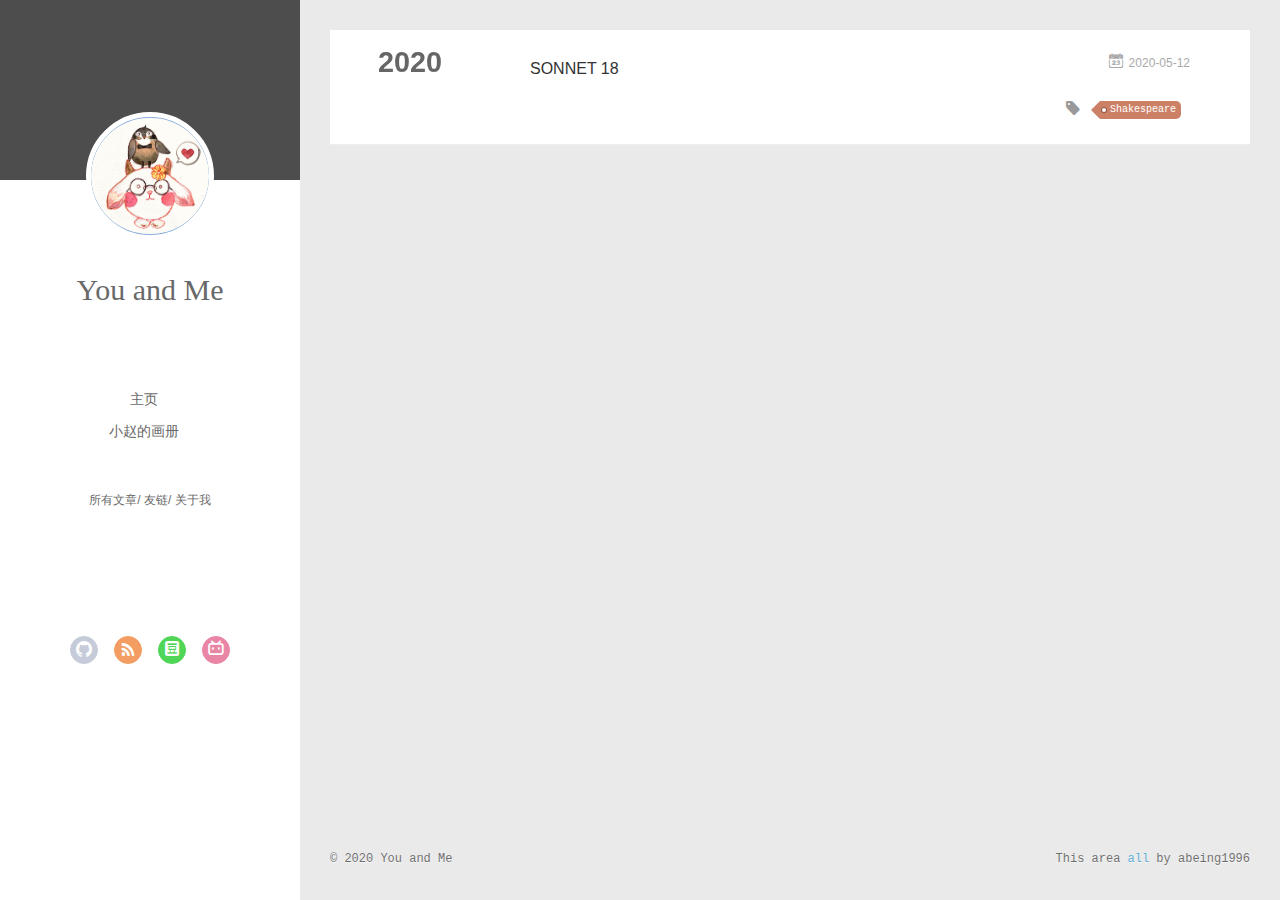
<file: archives/2020/index.html>
<!DOCTYPE html>
<html>
<head>
  <meta charset="utf-8">
  
  <meta name="renderer" content="webkit">
  <meta http-equiv="X-UA-Compatible" content="IE=edge" >
  <link rel="dns-prefetch" href="http://yoursite.com">
  <title>Archives: 2020 | CharingCrossRoad53</title>
  <meta name="viewport" content="width=device-width, initial-scale=1, maximum-scale=1">
  <meta property="og:type" content="website">
<meta property="og:title" content="CharingCrossRoad53">
<meta property="og:url" content="http://yoursite.com/archives/2020/index.html">
<meta property="og:site_name" content="CharingCrossRoad53">
<meta property="og:locale" content="en_US">
<meta property="article:author" content="You and Me">
<meta name="twitter:card" content="summary">
  
    <link rel="alternative" href="/atom.xml" title="CharingCrossRoad53" type="application/atom+xml">
  
  
    <link rel="icon" href="/img/favicon.png">
  
  <link rel="stylesheet" type="text/css" href="/./main.0cf68a.css">
  
    <link rel="stylesheet" type="text/css" href="/./avatarrotation.css">
  
  <style type="text/css">
  
    #container.show {
      background: linear-gradient(200deg,#a0cfe4,#e8c37e);
    }
  </style>
  

  

<meta name="generator" content="Hexo 4.2.0"></head>

<body>
  <div id="container" q-class="show:isCtnShow">
    <canvas id="anm-canvas" class="anm-canvas"></canvas>
    <div class="left-col" q-class="show:isShow">
      
<div class="overlay" style="background: #4d4d4d">
</div>
<div class="intrude-less">
	<header id="header" class="inner">
		<a href="/" class="profilepic">
			<img src="/img/avatar.jpg" class="js-avatar">
		</a>
		<hgroup>
			<h1 class="header-author"><a href="/">You and Me</a></h1>
		</hgroup>
		

		<nav class="header-menu">
			<ul>
			
		<li><a href="/">主页</a></li>
		
		<li><a href="/photos/">小赵的画册</a></li>
		
			</ul>
		</nav>
		<nav class="header-smart-menu">
    		
		
		<a q-on="click: openSlider(e, 'innerArchive')" href="javascript:void(0)">所有文章</a>
		
		
		
		<a q-on="click: openSlider(e, 'friends')" href="javascript:void(0)">友链</a>
		
		
		
		<a q-on="click: openSlider(e, 'aboutme')" href="javascript:void(0)">关于我</a>
		
		
		</nav>
		<div>
			<iframe frameborder="no" border="0" marginwidth="0" marginheight="0" width=230 height=86 src="//music.163.com/outchain/player?type=2&id=27646215&auto=1&height=66"></iframe>	
		</div>
		<nav class="header-nav">
			<div class="social">
				
		<a class="github" target="_blank" href="https://github.com/CharingCrossRoad53" title="github"><i
				class="icon-github"></i></a>
		
		<a class="rss" target="_blank" href="#" title="rss"><i
				class="icon-rss"></i></a>
		
		<a class="douban" target="_blank" href="https://movie.douban.com/" title="douban"><i
				class="icon-douban"></i></a>
		
		<a class="bilibili" target="_blank" href="https://www.bilibili.com/" title="bilibili"><i
				class="icon-bilibili"></i></a>
		
			
		</nav>
	</header>
</div>
    </div>
    <div class="mid-col" q-class="show:isShow,hide:isShow|isFalse">
      
<nav id="mobile-nav">
  	<div class="overlay js-overlay" style="background: #4d4d4d"></div>
	<div class="btnctn js-mobile-btnctn">
  		<div class="slider-trigger list" q-on="click: openSlider(e)"><i class="icon icon-sort"></i></div>
	</div>
	<div class="intrude-less">
		<header id="header" class="inner">
			<div class="profilepic">
				<img src="/img/avatar.jpg" class="js-avatar">
			</div>
			<hgroup>
			  <h1 class="header-author js-header-author">You and Me</h1>
			</hgroup>
			
			
			
				
			
				
			
			
			
			<nav class="header-nav">
				<div class="social">
					
						<a class="github" target="_blank" href="https://github.com/CharingCrossRoad53" title="github"><i class="icon-github"></i></a>
			        
						<a class="rss" target="_blank" href="#" title="rss"><i class="icon-rss"></i></a>
			        
						<a class="douban" target="_blank" href="https://movie.douban.com/" title="douban"><i class="icon-douban"></i></a>
			        
						<a class="bilibili" target="_blank" href="https://www.bilibili.com/" title="bilibili"><i class="icon-bilibili"></i></a>
			        
				</div>
			</nav>

			<nav class="header-menu js-header-menu">
				<ul style="width: 50%">
				
				
					<li style="width: 50%"><a href="/">主页</a></li>
		        
					<li style="width: 50%"><a href="/photos/">小赵的画册</a></li>
		        
				</ul>
			</nav>
		</header>				
	</div>
	<div class="mobile-mask" style="display:none" q-show="isShow"></div>
</nav>

      <div id="wrapper" class="body-wrap">
        <div class="menu-l">
          <div class="canvas-wrap">
            <canvas data-colors="#eaeaea" data-sectionHeight="100" data-contentId="js-content" id="myCanvas1" class="anm-canvas"></canvas>
          </div>
          <div id="js-content" class="content-ll">
            
  
  
    
    
      
      
      <section class="archives-wrap">
        <div class="archive-year-wrap">
          <a href="/archives/2020" class="archive-year">2020</a>
        </div>
        <div class="archives">
    
    <article class="archive-article archive-type-post">
  <div class="archive-article-inner">
    <header class="archive-article-header">
      	<div class="article-meta">
	      	<a href="/2020/05/12/sonnet18/" class="archive-article-date">
  	<time datetime="2020-05-12T02:22:18.000Z" itemprop="datePublished"><i class="icon-calendar icon"></i>2020-05-12</time>
</a>
        </div>
    	 
  
    <h1 itemprop="name">
      <a class="archive-article-title" href="/2020/05/12/sonnet18/">SONNET 18</a>
    </h1>
  

        <div class="article-info info-on-right">
          
	<div class="article-tag tagcloud">
		<i class="icon-price-tags icon"></i>
		<ul class="article-tag-list">
			 
        		<li class="article-tag-list-item">
        			<a href="javascript:void(0)" class="js-tag article-tag-list-link color2">Shakespeare</a>
        		</li>
      		
		</ul>
	</div>

          

        </div>
        <div class="clearfix"></div>
    </header>
  </div>
</article>
  
  
    </div></section>
  

    


          </div>
        </div>
      </div>
      <footer id="footer">
  <div class="outer">
    <div id="footer-info">
    	<div class="footer-left">
    		&copy; 2020 You and Me
    	</div>
      	<div class="footer-right">
      		This area <a href="https://charingcrossroad53.github.io/" target="_blank">all</a> by abeing1996
      	</div>
    </div>
  </div>
</footer>
    </div>
    <script>
	var yiliaConfig = {
		mathjax: false,
		isHome: false,
		isPost: false,
		isArchive: true,
		isTag: false,
		isCategory: false,
		open_in_new: false,
		toc_hide_index: true,
		root: "/",
		innerArchive: true,
		showTags: false
	}
</script>

<script>!function(t){function n(e){if(r[e])return r[e].exports;var i=r[e]={exports:{},id:e,loaded:!1};return t[e].call(i.exports,i,i.exports,n),i.loaded=!0,i.exports}var r={};n.m=t,n.c=r,n.p="./",n(0)}([function(t,n,r){r(195),t.exports=r(191)},function(t,n,r){var e=r(3),i=r(52),o=r(27),u=r(28),c=r(53),f="prototype",a=function(t,n,r){var s,l,h,v,p=t&a.F,d=t&a.G,y=t&a.S,g=t&a.P,b=t&a.B,m=d?e:y?e[n]||(e[n]={}):(e[n]||{})[f],x=d?i:i[n]||(i[n]={}),w=x[f]||(x[f]={});d&&(r=n);for(s in r)l=!p&&m&&void 0!==m[s],h=(l?m:r)[s],v=b&&l?c(h,e):g&&"function"==typeof h?c(Function.call,h):h,m&&u(m,s,h,t&a.U),x[s]!=h&&o(x,s,v),g&&w[s]!=h&&(w[s]=h)};e.core=i,a.F=1,a.G=2,a.S=4,a.P=8,a.B=16,a.W=32,a.U=64,a.R=128,t.exports=a},function(t,n,r){var e=r(6);t.exports=function(t){if(!e(t))throw TypeError(t+" is not an object!");return t}},function(t,n){var r=t.exports="undefined"!=typeof window&&window.Math==Math?window:"undefined"!=typeof self&&self.Math==Math?self:Function("return this")();"number"==typeof __g&&(__g=r)},function(t,n){t.exports=function(t){try{return!!t()}catch(t){return!0}}},function(t,n){var r=t.exports="undefined"!=typeof window&&window.Math==Math?window:"undefined"!=typeof self&&self.Math==Math?self:Function("return this")();"number"==typeof __g&&(__g=r)},function(t,n){t.exports=function(t){return"object"==typeof t?null!==t:"function"==typeof t}},function(t,n,r){var e=r(126)("wks"),i=r(76),o=r(3).Symbol,u="function"==typeof o;(t.exports=function(t){return e[t]||(e[t]=u&&o[t]||(u?o:i)("Symbol."+t))}).store=e},function(t,n){var r={}.hasOwnProperty;t.exports=function(t,n){return r.call(t,n)}},function(t,n,r){var e=r(94),i=r(33);t.exports=function(t){return e(i(t))}},function(t,n,r){t.exports=!r(4)(function(){return 7!=Object.defineProperty({},"a",{get:function(){return 7}}).a})},function(t,n,r){var e=r(2),i=r(167),o=r(50),u=Object.defineProperty;n.f=r(10)?Object.defineProperty:function(t,n,r){if(e(t),n=o(n,!0),e(r),i)try{return u(t,n,r)}catch(t){}if("get"in r||"set"in r)throw TypeError("Accessors not supported!");return"value"in r&&(t[n]=r.value),t}},function(t,n,r){t.exports=!r(18)(function(){return 7!=Object.defineProperty({},"a",{get:function(){return 7}}).a})},function(t,n,r){var e=r(14),i=r(22);t.exports=r(12)?function(t,n,r){return e.f(t,n,i(1,r))}:function(t,n,r){return t[n]=r,t}},function(t,n,r){var e=r(20),i=r(58),o=r(42),u=Object.defineProperty;n.f=r(12)?Object.defineProperty:function(t,n,r){if(e(t),n=o(n,!0),e(r),i)try{return u(t,n,r)}catch(t){}if("get"in r||"set"in r)throw TypeError("Accessors not supported!");return"value"in r&&(t[n]=r.value),t}},function(t,n,r){var e=r(40)("wks"),i=r(23),o=r(5).Symbol,u="function"==typeof o;(t.exports=function(t){return e[t]||(e[t]=u&&o[t]||(u?o:i)("Symbol."+t))}).store=e},function(t,n,r){var e=r(67),i=Math.min;t.exports=function(t){return t>0?i(e(t),9007199254740991):0}},function(t,n,r){var e=r(46);t.exports=function(t){return Object(e(t))}},function(t,n){t.exports=function(t){try{return!!t()}catch(t){return!0}}},function(t,n,r){var e=r(63),i=r(34);t.exports=Object.keys||function(t){return e(t,i)}},function(t,n,r){var e=r(21);t.exports=function(t){if(!e(t))throw TypeError(t+" is not an object!");return t}},function(t,n){t.exports=function(t){return"object"==typeof t?null!==t:"function"==typeof t}},function(t,n){t.exports=function(t,n){return{enumerable:!(1&t),configurable:!(2&t),writable:!(4&t),value:n}}},function(t,n){var r=0,e=Math.random();t.exports=function(t){return"Symbol(".concat(void 0===t?"":t,")_",(++r+e).toString(36))}},function(t,n){var r={}.hasOwnProperty;t.exports=function(t,n){return r.call(t,n)}},function(t,n){var r=t.exports={version:"2.4.0"};"number"==typeof __e&&(__e=r)},function(t,n){t.exports=function(t){if("function"!=typeof t)throw TypeError(t+" is not a function!");return t}},function(t,n,r){var e=r(11),i=r(66);t.exports=r(10)?function(t,n,r){return e.f(t,n,i(1,r))}:function(t,n,r){return t[n]=r,t}},function(t,n,r){var e=r(3),i=r(27),o=r(24),u=r(76)("src"),c="toString",f=Function[c],a=(""+f).split(c);r(52).inspectSource=function(t){return f.call(t)},(t.exports=function(t,n,r,c){var f="function"==typeof r;f&&(o(r,"name")||i(r,"name",n)),t[n]!==r&&(f&&(o(r,u)||i(r,u,t[n]?""+t[n]:a.join(String(n)))),t===e?t[n]=r:c?t[n]?t[n]=r:i(t,n,r):(delete t[n],i(t,n,r)))})(Function.prototype,c,function(){return"function"==typeof this&&this[u]||f.call(this)})},function(t,n,r){var e=r(1),i=r(4),o=r(46),u=function(t,n,r,e){var i=String(o(t)),u="<"+n;return""!==r&&(u+=" "+r+'="'+String(e).replace(/"/g,"&quot;")+'"'),u+">"+i+"</"+n+">"};t.exports=function(t,n){var r={};r[t]=n(u),e(e.P+e.F*i(function(){var n=""[t]('"');return n!==n.toLowerCase()||n.split('"').length>3}),"String",r)}},function(t,n,r){var e=r(115),i=r(46);t.exports=function(t){return e(i(t))}},function(t,n,r){var e=r(116),i=r(66),o=r(30),u=r(50),c=r(24),f=r(167),a=Object.getOwnPropertyDescriptor;n.f=r(10)?a:function(t,n){if(t=o(t),n=u(n,!0),f)try{return a(t,n)}catch(t){}if(c(t,n))return i(!e.f.call(t,n),t[n])}},function(t,n,r){var e=r(24),i=r(17),o=r(145)("IE_PROTO"),u=Object.prototype;t.exports=Object.getPrototypeOf||function(t){return t=i(t),e(t,o)?t[o]:"function"==typeof t.constructor&&t instanceof t.constructor?t.constructor.prototype:t instanceof Object?u:null}},function(t,n){t.exports=function(t){if(void 0==t)throw TypeError("Can't call method on  "+t);return t}},function(t,n){t.exports="constructor,hasOwnProperty,isPrototypeOf,propertyIsEnumerable,toLocaleString,toString,valueOf".split(",")},function(t,n){t.exports={}},function(t,n){t.exports=!0},function(t,n){n.f={}.propertyIsEnumerable},function(t,n,r){var e=r(14).f,i=r(8),o=r(15)("toStringTag");t.exports=function(t,n,r){t&&!i(t=r?t:t.prototype,o)&&e(t,o,{configurable:!0,value:n})}},function(t,n,r){var e=r(40)("keys"),i=r(23);t.exports=function(t){return e[t]||(e[t]=i(t))}},function(t,n,r){var e=r(5),i="__core-js_shared__",o=e[i]||(e[i]={});t.exports=function(t){return o[t]||(o[t]={})}},function(t,n){var r=Math.ceil,e=Math.floor;t.exports=function(t){return isNaN(t=+t)?0:(t>0?e:r)(t)}},function(t,n,r){var e=r(21);t.exports=function(t,n){if(!e(t))return t;var r,i;if(n&&"function"==typeof(r=t.toString)&&!e(i=r.call(t)))return i;if("function"==typeof(r=t.valueOf)&&!e(i=r.call(t)))return i;if(!n&&"function"==typeof(r=t.toString)&&!e(i=r.call(t)))return i;throw TypeError("Can't convert object to primitive value")}},function(t,n,r){var e=r(5),i=r(25),o=r(36),u=r(44),c=r(14).f;t.exports=function(t){var n=i.Symbol||(i.Symbol=o?{}:e.Symbol||{});"_"==t.charAt(0)||t in n||c(n,t,{value:u.f(t)})}},function(t,n,r){n.f=r(15)},function(t,n){var r={}.toString;t.exports=function(t){return r.call(t).slice(8,-1)}},function(t,n){t.exports=function(t){if(void 0==t)throw TypeError("Can't call method on  "+t);return t}},function(t,n,r){var e=r(4);t.exports=function(t,n){return!!t&&e(function(){n?t.call(null,function(){},1):t.call(null)})}},function(t,n,r){var e=r(53),i=r(115),o=r(17),u=r(16),c=r(203);t.exports=function(t,n){var r=1==t,f=2==t,a=3==t,s=4==t,l=6==t,h=5==t||l,v=n||c;return function(n,c,p){for(var d,y,g=o(n),b=i(g),m=e(c,p,3),x=u(b.length),w=0,S=r?v(n,x):f?v(n,0):void 0;x>w;w++)if((h||w in b)&&(d=b[w],y=m(d,w,g),t))if(r)S[w]=y;else if(y)switch(t){case 3:return!0;case 5:return d;case 6:return w;case 2:S.push(d)}else if(s)return!1;return l?-1:a||s?s:S}}},function(t,n,r){var e=r(1),i=r(52),o=r(4);t.exports=function(t,n){var r=(i.Object||{})[t]||Object[t],u={};u[t]=n(r),e(e.S+e.F*o(function(){r(1)}),"Object",u)}},function(t,n,r){var e=r(6);t.exports=function(t,n){if(!e(t))return t;var r,i;if(n&&"function"==typeof(r=t.toString)&&!e(i=r.call(t)))return i;if("function"==typeof(r=t.valueOf)&&!e(i=r.call(t)))return i;if(!n&&"function"==typeof(r=t.toString)&&!e(i=r.call(t)))return i;throw TypeError("Can't convert object to primitive value")}},function(t,n,r){var e=r(5),i=r(25),o=r(91),u=r(13),c="prototype",f=function(t,n,r){var a,s,l,h=t&f.F,v=t&f.G,p=t&f.S,d=t&f.P,y=t&f.B,g=t&f.W,b=v?i:i[n]||(i[n]={}),m=b[c],x=v?e:p?e[n]:(e[n]||{})[c];v&&(r=n);for(a in r)(s=!h&&x&&void 0!==x[a])&&a in b||(l=s?x[a]:r[a],b[a]=v&&"function"!=typeof x[a]?r[a]:y&&s?o(l,e):g&&x[a]==l?function(t){var n=function(n,r,e){if(this instanceof t){switch(arguments.length){case 0:return new t;case 1:return new t(n);case 2:return new t(n,r)}return new t(n,r,e)}return t.apply(this,arguments)};return n[c]=t[c],n}(l):d&&"function"==typeof l?o(Function.call,l):l,d&&((b.virtual||(b.virtual={}))[a]=l,t&f.R&&m&&!m[a]&&u(m,a,l)))};f.F=1,f.G=2,f.S=4,f.P=8,f.B=16,f.W=32,f.U=64,f.R=128,t.exports=f},function(t,n){var r=t.exports={version:"2.4.0"};"number"==typeof __e&&(__e=r)},function(t,n,r){var e=r(26);t.exports=function(t,n,r){if(e(t),void 0===n)return t;switch(r){case 1:return function(r){return t.call(n,r)};case 2:return function(r,e){return t.call(n,r,e)};case 3:return function(r,e,i){return t.call(n,r,e,i)}}return function(){return t.apply(n,arguments)}}},function(t,n,r){var e=r(183),i=r(1),o=r(126)("metadata"),u=o.store||(o.store=new(r(186))),c=function(t,n,r){var i=u.get(t);if(!i){if(!r)return;u.set(t,i=new e)}var o=i.get(n);if(!o){if(!r)return;i.set(n,o=new e)}return o},f=function(t,n,r){var e=c(n,r,!1);return void 0!==e&&e.has(t)},a=function(t,n,r){var e=c(n,r,!1);return void 0===e?void 0:e.get(t)},s=function(t,n,r,e){c(r,e,!0).set(t,n)},l=function(t,n){var r=c(t,n,!1),e=[];return r&&r.forEach(function(t,n){e.push(n)}),e},h=function(t){return void 0===t||"symbol"==typeof t?t:String(t)},v=function(t){i(i.S,"Reflect",t)};t.exports={store:u,map:c,has:f,get:a,set:s,keys:l,key:h,exp:v}},function(t,n,r){"use strict";if(r(10)){var e=r(69),i=r(3),o=r(4),u=r(1),c=r(127),f=r(152),a=r(53),s=r(68),l=r(66),h=r(27),v=r(73),p=r(67),d=r(16),y=r(75),g=r(50),b=r(24),m=r(180),x=r(114),w=r(6),S=r(17),_=r(137),O=r(70),E=r(32),P=r(71).f,j=r(154),F=r(76),M=r(7),A=r(48),N=r(117),T=r(146),I=r(155),k=r(80),L=r(123),R=r(74),C=r(130),D=r(160),U=r(11),W=r(31),G=U.f,B=W.f,V=i.RangeError,z=i.TypeError,q=i.Uint8Array,K="ArrayBuffer",J="Shared"+K,Y="BYTES_PER_ELEMENT",H="prototype",$=Array[H],X=f.ArrayBuffer,Q=f.DataView,Z=A(0),tt=A(2),nt=A(3),rt=A(4),et=A(5),it=A(6),ot=N(!0),ut=N(!1),ct=I.values,ft=I.keys,at=I.entries,st=$.lastIndexOf,lt=$.reduce,ht=$.reduceRight,vt=$.join,pt=$.sort,dt=$.slice,yt=$.toString,gt=$.toLocaleString,bt=M("iterator"),mt=M("toStringTag"),xt=F("typed_constructor"),wt=F("def_constructor"),St=c.CONSTR,_t=c.TYPED,Ot=c.VIEW,Et="Wrong length!",Pt=A(1,function(t,n){return Tt(T(t,t[wt]),n)}),jt=o(function(){return 1===new q(new Uint16Array([1]).buffer)[0]}),Ft=!!q&&!!q[H].set&&o(function(){new q(1).set({})}),Mt=function(t,n){if(void 0===t)throw z(Et);var r=+t,e=d(t);if(n&&!m(r,e))throw V(Et);return e},At=function(t,n){var r=p(t);if(r<0||r%n)throw V("Wrong offset!");return r},Nt=function(t){if(w(t)&&_t in t)return t;throw z(t+" is not a typed array!")},Tt=function(t,n){if(!(w(t)&&xt in t))throw z("It is not a typed array constructor!");return new t(n)},It=function(t,n){return kt(T(t,t[wt]),n)},kt=function(t,n){for(var r=0,e=n.length,i=Tt(t,e);e>r;)i[r]=n[r++];return i},Lt=function(t,n,r){G(t,n,{get:function(){return this._d[r]}})},Rt=function(t){var n,r,e,i,o,u,c=S(t),f=arguments.length,s=f>1?arguments[1]:void 0,l=void 0!==s,h=j(c);if(void 0!=h&&!_(h)){for(u=h.call(c),e=[],n=0;!(o=u.next()).done;n++)e.push(o.value);c=e}for(l&&f>2&&(s=a(s,arguments[2],2)),n=0,r=d(c.length),i=Tt(this,r);r>n;n++)i[n]=l?s(c[n],n):c[n];return i},Ct=function(){for(var t=0,n=arguments.length,r=Tt(this,n);n>t;)r[t]=arguments[t++];return r},Dt=!!q&&o(function(){gt.call(new q(1))}),Ut=function(){return gt.apply(Dt?dt.call(Nt(this)):Nt(this),arguments)},Wt={copyWithin:function(t,n){return D.call(Nt(this),t,n,arguments.length>2?arguments[2]:void 0)},every:function(t){return rt(Nt(this),t,arguments.length>1?arguments[1]:void 0)},fill:function(t){return C.apply(Nt(this),arguments)},filter:function(t){return It(this,tt(Nt(this),t,arguments.length>1?arguments[1]:void 0))},find:function(t){return et(Nt(this),t,arguments.length>1?arguments[1]:void 0)},findIndex:function(t){return it(Nt(this),t,arguments.length>1?arguments[1]:void 0)},forEach:function(t){Z(Nt(this),t,arguments.length>1?arguments[1]:void 0)},indexOf:function(t){return ut(Nt(this),t,arguments.length>1?arguments[1]:void 0)},includes:function(t){return ot(Nt(this),t,arguments.length>1?arguments[1]:void 0)},join:function(t){return vt.apply(Nt(this),arguments)},lastIndexOf:function(t){return st.apply(Nt(this),arguments)},map:function(t){return Pt(Nt(this),t,arguments.length>1?arguments[1]:void 0)},reduce:function(t){return lt.apply(Nt(this),arguments)},reduceRight:function(t){return ht.apply(Nt(this),arguments)},reverse:function(){for(var t,n=this,r=Nt(n).length,e=Math.floor(r/2),i=0;i<e;)t=n[i],n[i++]=n[--r],n[r]=t;return n},some:function(t){return nt(Nt(this),t,arguments.length>1?arguments[1]:void 0)},sort:function(t){return pt.call(Nt(this),t)},subarray:function(t,n){var r=Nt(this),e=r.length,i=y(t,e);return new(T(r,r[wt]))(r.buffer,r.byteOffset+i*r.BYTES_PER_ELEMENT,d((void 0===n?e:y(n,e))-i))}},Gt=function(t,n){return It(this,dt.call(Nt(this),t,n))},Bt=function(t){Nt(this);var n=At(arguments[1],1),r=this.length,e=S(t),i=d(e.length),o=0;if(i+n>r)throw V(Et);for(;o<i;)this[n+o]=e[o++]},Vt={entries:function(){return at.call(Nt(this))},keys:function(){return ft.call(Nt(this))},values:function(){return ct.call(Nt(this))}},zt=function(t,n){return w(t)&&t[_t]&&"symbol"!=typeof n&&n in t&&String(+n)==String(n)},qt=function(t,n){return zt(t,n=g(n,!0))?l(2,t[n]):B(t,n)},Kt=function(t,n,r){return!(zt(t,n=g(n,!0))&&w(r)&&b(r,"value"))||b(r,"get")||b(r,"set")||r.configurable||b(r,"writable")&&!r.writable||b(r,"enumerable")&&!r.enumerable?G(t,n,r):(t[n]=r.value,t)};St||(W.f=qt,U.f=Kt),u(u.S+u.F*!St,"Object",{getOwnPropertyDescriptor:qt,defineProperty:Kt}),o(function(){yt.call({})})&&(yt=gt=function(){return vt.call(this)});var Jt=v({},Wt);v(Jt,Vt),h(Jt,bt,Vt.values),v(Jt,{slice:Gt,set:Bt,constructor:function(){},toString:yt,toLocaleString:Ut}),Lt(Jt,"buffer","b"),Lt(Jt,"byteOffset","o"),Lt(Jt,"byteLength","l"),Lt(Jt,"length","e"),G(Jt,mt,{get:function(){return this[_t]}}),t.exports=function(t,n,r,f){f=!!f;var a=t+(f?"Clamped":"")+"Array",l="Uint8Array"!=a,v="get"+t,p="set"+t,y=i[a],g=y||{},b=y&&E(y),m=!y||!c.ABV,S={},_=y&&y[H],j=function(t,r){var e=t._d;return e.v[v](r*n+e.o,jt)},F=function(t,r,e){var i=t._d;f&&(e=(e=Math.round(e))<0?0:e>255?255:255&e),i.v[p](r*n+i.o,e,jt)},M=function(t,n){G(t,n,{get:function(){return j(this,n)},set:function(t){return F(this,n,t)},enumerable:!0})};m?(y=r(function(t,r,e,i){s(t,y,a,"_d");var o,u,c,f,l=0,v=0;if(w(r)){if(!(r instanceof X||(f=x(r))==K||f==J))return _t in r?kt(y,r):Rt.call(y,r);o=r,v=At(e,n);var p=r.byteLength;if(void 0===i){if(p%n)throw V(Et);if((u=p-v)<0)throw V(Et)}else if((u=d(i)*n)+v>p)throw V(Et);c=u/n}else c=Mt(r,!0),u=c*n,o=new X(u);for(h(t,"_d",{b:o,o:v,l:u,e:c,v:new Q(o)});l<c;)M(t,l++)}),_=y[H]=O(Jt),h(_,"constructor",y)):L(function(t){new y(null),new y(t)},!0)||(y=r(function(t,r,e,i){s(t,y,a);var o;return w(r)?r instanceof X||(o=x(r))==K||o==J?void 0!==i?new g(r,At(e,n),i):void 0!==e?new g(r,At(e,n)):new g(r):_t in r?kt(y,r):Rt.call(y,r):new g(Mt(r,l))}),Z(b!==Function.prototype?P(g).concat(P(b)):P(g),function(t){t in y||h(y,t,g[t])}),y[H]=_,e||(_.constructor=y));var A=_[bt],N=!!A&&("values"==A.name||void 0==A.name),T=Vt.values;h(y,xt,!0),h(_,_t,a),h(_,Ot,!0),h(_,wt,y),(f?new y(1)[mt]==a:mt in _)||G(_,mt,{get:function(){return a}}),S[a]=y,u(u.G+u.W+u.F*(y!=g),S),u(u.S,a,{BYTES_PER_ELEMENT:n,from:Rt,of:Ct}),Y in _||h(_,Y,n),u(u.P,a,Wt),R(a),u(u.P+u.F*Ft,a,{set:Bt}),u(u.P+u.F*!N,a,Vt),u(u.P+u.F*(_.toString!=yt),a,{toString:yt}),u(u.P+u.F*o(function(){new y(1).slice()}),a,{slice:Gt}),u(u.P+u.F*(o(function(){return[1,2].toLocaleString()!=new y([1,2]).toLocaleString()})||!o(function(){_.toLocaleString.call([1,2])})),a,{toLocaleString:Ut}),k[a]=N?A:T,e||N||h(_,bt,T)}}else t.exports=function(){}},function(t,n){var r={}.toString;t.exports=function(t){return r.call(t).slice(8,-1)}},function(t,n,r){var e=r(21),i=r(5).document,o=e(i)&&e(i.createElement);t.exports=function(t){return o?i.createElement(t):{}}},function(t,n,r){t.exports=!r(12)&&!r(18)(function(){return 7!=Object.defineProperty(r(57)("div"),"a",{get:function(){return 7}}).a})},function(t,n,r){"use strict";var e=r(36),i=r(51),o=r(64),u=r(13),c=r(8),f=r(35),a=r(96),s=r(38),l=r(103),h=r(15)("iterator"),v=!([].keys&&"next"in[].keys()),p="keys",d="values",y=function(){return this};t.exports=function(t,n,r,g,b,m,x){a(r,n,g);var w,S,_,O=function(t){if(!v&&t in F)return F[t];switch(t){case p:case d:return function(){return new r(this,t)}}return function(){return new r(this,t)}},E=n+" Iterator",P=b==d,j=!1,F=t.prototype,M=F[h]||F["@@iterator"]||b&&F[b],A=M||O(b),N=b?P?O("entries"):A:void 0,T="Array"==n?F.entries||M:M;if(T&&(_=l(T.call(new t)))!==Object.prototype&&(s(_,E,!0),e||c(_,h)||u(_,h,y)),P&&M&&M.name!==d&&(j=!0,A=function(){return M.call(this)}),e&&!x||!v&&!j&&F[h]||u(F,h,A),f[n]=A,f[E]=y,b)if(w={values:P?A:O(d),keys:m?A:O(p),entries:N},x)for(S in w)S in F||o(F,S,w[S]);else i(i.P+i.F*(v||j),n,w);return w}},function(t,n,r){var e=r(20),i=r(100),o=r(34),u=r(39)("IE_PROTO"),c=function(){},f="prototype",a=function(){var t,n=r(57)("iframe"),e=o.length;for(n.style.display="none",r(93).appendChild(n),n.src="javascript:",t=n.contentWindow.document,t.open(),t.write("<script>document.F=Object<\/script>"),t.close(),a=t.F;e--;)delete a[f][o[e]];return a()};t.exports=Object.create||function(t,n){var r;return null!==t?(c[f]=e(t),r=new c,c[f]=null,r[u]=t):r=a(),void 0===n?r:i(r,n)}},function(t,n,r){var e=r(63),i=r(34).concat("length","prototype");n.f=Object.getOwnPropertyNames||function(t){return e(t,i)}},function(t,n){n.f=Object.getOwnPropertySymbols},function(t,n,r){var e=r(8),i=r(9),o=r(90)(!1),u=r(39)("IE_PROTO");t.exports=function(t,n){var r,c=i(t),f=0,a=[];for(r in c)r!=u&&e(c,r)&&a.push(r);for(;n.length>f;)e(c,r=n[f++])&&(~o(a,r)||a.push(r));return a}},function(t,n,r){t.exports=r(13)},function(t,n,r){var e=r(76)("meta"),i=r(6),o=r(24),u=r(11).f,c=0,f=Object.isExtensible||function(){return!0},a=!r(4)(function(){return f(Object.preventExtensions({}))}),s=function(t){u(t,e,{value:{i:"O"+ ++c,w:{}}})},l=function(t,n){if(!i(t))return"symbol"==typeof t?t:("string"==typeof t?"S":"P")+t;if(!o(t,e)){if(!f(t))return"F";if(!n)return"E";s(t)}return t[e].i},h=function(t,n){if(!o(t,e)){if(!f(t))return!0;if(!n)return!1;s(t)}return t[e].w},v=function(t){return a&&p.NEED&&f(t)&&!o(t,e)&&s(t),t},p=t.exports={KEY:e,NEED:!1,fastKey:l,getWeak:h,onFreeze:v}},function(t,n){t.exports=function(t,n){return{enumerable:!(1&t),configurable:!(2&t),writable:!(4&t),value:n}}},function(t,n){var r=Math.ceil,e=Math.floor;t.exports=function(t){return isNaN(t=+t)?0:(t>0?e:r)(t)}},function(t,n){t.exports=function(t,n,r,e){if(!(t instanceof n)||void 0!==e&&e in t)throw TypeError(r+": incorrect invocation!");return t}},function(t,n){t.exports=!1},function(t,n,r){var e=r(2),i=r(173),o=r(133),u=r(145)("IE_PROTO"),c=function(){},f="prototype",a=function(){var t,n=r(132)("iframe"),e=o.length;for(n.style.display="none",r(135).appendChild(n),n.src="javascript:",t=n.contentWindow.document,t.open(),t.write("<script>document.F=Object<\/script>"),t.close(),a=t.F;e--;)delete a[f][o[e]];return a()};t.exports=Object.create||function(t,n){var r;return null!==t?(c[f]=e(t),r=new c,c[f]=null,r[u]=t):r=a(),void 0===n?r:i(r,n)}},function(t,n,r){var e=r(175),i=r(133).concat("length","prototype");n.f=Object.getOwnPropertyNames||function(t){return e(t,i)}},function(t,n,r){var e=r(175),i=r(133);t.exports=Object.keys||function(t){return e(t,i)}},function(t,n,r){var e=r(28);t.exports=function(t,n,r){for(var i in n)e(t,i,n[i],r);return t}},function(t,n,r){"use strict";var e=r(3),i=r(11),o=r(10),u=r(7)("species");t.exports=function(t){var n=e[t];o&&n&&!n[u]&&i.f(n,u,{configurable:!0,get:function(){return this}})}},function(t,n,r){var e=r(67),i=Math.max,o=Math.min;t.exports=function(t,n){return t=e(t),t<0?i(t+n,0):o(t,n)}},function(t,n){var r=0,e=Math.random();t.exports=function(t){return"Symbol(".concat(void 0===t?"":t,")_",(++r+e).toString(36))}},function(t,n,r){var e=r(33);t.exports=function(t){return Object(e(t))}},function(t,n,r){var e=r(7)("unscopables"),i=Array.prototype;void 0==i[e]&&r(27)(i,e,{}),t.exports=function(t){i[e][t]=!0}},function(t,n,r){var e=r(53),i=r(169),o=r(137),u=r(2),c=r(16),f=r(154),a={},s={},n=t.exports=function(t,n,r,l,h){var v,p,d,y,g=h?function(){return t}:f(t),b=e(r,l,n?2:1),m=0;if("function"!=typeof g)throw TypeError(t+" is not iterable!");if(o(g)){for(v=c(t.length);v>m;m++)if((y=n?b(u(p=t[m])[0],p[1]):b(t[m]))===a||y===s)return y}else for(d=g.call(t);!(p=d.next()).done;)if((y=i(d,b,p.value,n))===a||y===s)return y};n.BREAK=a,n.RETURN=s},function(t,n){t.exports={}},function(t,n,r){var e=r(11).f,i=r(24),o=r(7)("toStringTag");t.exports=function(t,n,r){t&&!i(t=r?t:t.prototype,o)&&e(t,o,{configurable:!0,value:n})}},function(t,n,r){var e=r(1),i=r(46),o=r(4),u=r(150),c="["+u+"]",f="​",a=RegExp("^"+c+c+"*"),s=RegExp(c+c+"*$"),l=function(t,n,r){var i={},c=o(function(){return!!u[t]()||f[t]()!=f}),a=i[t]=c?n(h):u[t];r&&(i[r]=a),e(e.P+e.F*c,"String",i)},h=l.trim=function(t,n){return t=String(i(t)),1&n&&(t=t.replace(a,"")),2&n&&(t=t.replace(s,"")),t};t.exports=l},function(t,n,r){t.exports={default:r(86),__esModule:!0}},function(t,n,r){t.exports={default:r(87),__esModule:!0}},function(t,n,r){"use strict";function e(t){return t&&t.__esModule?t:{default:t}}n.__esModule=!0;var i=r(84),o=e(i),u=r(83),c=e(u),f="function"==typeof c.default&&"symbol"==typeof o.default?function(t){return typeof t}:function(t){return t&&"function"==typeof c.default&&t.constructor===c.default&&t!==c.default.prototype?"symbol":typeof t};n.default="function"==typeof c.default&&"symbol"===f(o.default)?function(t){return void 0===t?"undefined":f(t)}:function(t){return t&&"function"==typeof c.default&&t.constructor===c.default&&t!==c.default.prototype?"symbol":void 0===t?"undefined":f(t)}},function(t,n,r){r(110),r(108),r(111),r(112),t.exports=r(25).Symbol},function(t,n,r){r(109),r(113),t.exports=r(44).f("iterator")},function(t,n){t.exports=function(t){if("function"!=typeof t)throw TypeError(t+" is not a function!");return t}},function(t,n){t.exports=function(){}},function(t,n,r){var e=r(9),i=r(106),o=r(105);t.exports=function(t){return function(n,r,u){var c,f=e(n),a=i(f.length),s=o(u,a);if(t&&r!=r){for(;a>s;)if((c=f[s++])!=c)return!0}else for(;a>s;s++)if((t||s in f)&&f[s]===r)return t||s||0;return!t&&-1}}},function(t,n,r){var e=r(88);t.exports=function(t,n,r){if(e(t),void 0===n)return t;switch(r){case 1:return function(r){return t.call(n,r)};case 2:return function(r,e){return t.call(n,r,e)};case 3:return function(r,e,i){return t.call(n,r,e,i)}}return function(){return t.apply(n,arguments)}}},function(t,n,r){var e=r(19),i=r(62),o=r(37);t.exports=function(t){var n=e(t),r=i.f;if(r)for(var u,c=r(t),f=o.f,a=0;c.length>a;)f.call(t,u=c[a++])&&n.push(u);return n}},function(t,n,r){t.exports=r(5).document&&document.documentElement},function(t,n,r){var e=r(56);t.exports=Object("z").propertyIsEnumerable(0)?Object:function(t){return"String"==e(t)?t.split(""):Object(t)}},function(t,n,r){var e=r(56);t.exports=Array.isArray||function(t){return"Array"==e(t)}},function(t,n,r){"use strict";var e=r(60),i=r(22),o=r(38),u={};r(13)(u,r(15)("iterator"),function(){return this}),t.exports=function(t,n,r){t.prototype=e(u,{next:i(1,r)}),o(t,n+" Iterator")}},function(t,n){t.exports=function(t,n){return{value:n,done:!!t}}},function(t,n,r){var e=r(19),i=r(9);t.exports=function(t,n){for(var r,o=i(t),u=e(o),c=u.length,f=0;c>f;)if(o[r=u[f++]]===n)return r}},function(t,n,r){var e=r(23)("meta"),i=r(21),o=r(8),u=r(14).f,c=0,f=Object.isExtensible||function(){return!0},a=!r(18)(function(){return f(Object.preventExtensions({}))}),s=function(t){u(t,e,{value:{i:"O"+ ++c,w:{}}})},l=function(t,n){if(!i(t))return"symbol"==typeof t?t:("string"==typeof t?"S":"P")+t;if(!o(t,e)){if(!f(t))return"F";if(!n)return"E";s(t)}return t[e].i},h=function(t,n){if(!o(t,e)){if(!f(t))return!0;if(!n)return!1;s(t)}return t[e].w},v=function(t){return a&&p.NEED&&f(t)&&!o(t,e)&&s(t),t},p=t.exports={KEY:e,NEED:!1,fastKey:l,getWeak:h,onFreeze:v}},function(t,n,r){var e=r(14),i=r(20),o=r(19);t.exports=r(12)?Object.defineProperties:function(t,n){i(t);for(var r,u=o(n),c=u.length,f=0;c>f;)e.f(t,r=u[f++],n[r]);return t}},function(t,n,r){var e=r(37),i=r(22),o=r(9),u=r(42),c=r(8),f=r(58),a=Object.getOwnPropertyDescriptor;n.f=r(12)?a:function(t,n){if(t=o(t),n=u(n,!0),f)try{return a(t,n)}catch(t){}if(c(t,n))return i(!e.f.call(t,n),t[n])}},function(t,n,r){var e=r(9),i=r(61).f,o={}.toString,u="object"==typeof window&&window&&Object.getOwnPropertyNames?Object.getOwnPropertyNames(window):[],c=function(t){try{return i(t)}catch(t){return u.slice()}};t.exports.f=function(t){return u&&"[object Window]"==o.call(t)?c(t):i(e(t))}},function(t,n,r){var e=r(8),i=r(77),o=r(39)("IE_PROTO"),u=Object.prototype;t.exports=Object.getPrototypeOf||function(t){return t=i(t),e(t,o)?t[o]:"function"==typeof t.constructor&&t instanceof t.constructor?t.constructor.prototype:t instanceof Object?u:null}},function(t,n,r){var e=r(41),i=r(33);t.exports=function(t){return function(n,r){var o,u,c=String(i(n)),f=e(r),a=c.length;return f<0||f>=a?t?"":void 0:(o=c.charCodeAt(f),o<55296||o>56319||f+1===a||(u=c.charCodeAt(f+1))<56320||u>57343?t?c.charAt(f):o:t?c.slice(f,f+2):u-56320+(o-55296<<10)+65536)}}},function(t,n,r){var e=r(41),i=Math.max,o=Math.min;t.exports=function(t,n){return t=e(t),t<0?i(t+n,0):o(t,n)}},function(t,n,r){var e=r(41),i=Math.min;t.exports=function(t){return t>0?i(e(t),9007199254740991):0}},function(t,n,r){"use strict";var e=r(89),i=r(97),o=r(35),u=r(9);t.exports=r(59)(Array,"Array",function(t,n){this._t=u(t),this._i=0,this._k=n},function(){var t=this._t,n=this._k,r=this._i++;return!t||r>=t.length?(this._t=void 0,i(1)):"keys"==n?i(0,r):"values"==n?i(0,t[r]):i(0,[r,t[r]])},"values"),o.Arguments=o.Array,e("keys"),e("values"),e("entries")},function(t,n){},function(t,n,r){"use strict";var e=r(104)(!0);r(59)(String,"String",function(t){this._t=String(t),this._i=0},function(){var t,n=this._t,r=this._i;return r>=n.length?{value:void 0,done:!0}:(t=e(n,r),this._i+=t.length,{value:t,done:!1})})},function(t,n,r){"use strict";var e=r(5),i=r(8),o=r(12),u=r(51),c=r(64),f=r(99).KEY,a=r(18),s=r(40),l=r(38),h=r(23),v=r(15),p=r(44),d=r(43),y=r(98),g=r(92),b=r(95),m=r(20),x=r(9),w=r(42),S=r(22),_=r(60),O=r(102),E=r(101),P=r(14),j=r(19),F=E.f,M=P.f,A=O.f,N=e.Symbol,T=e.JSON,I=T&&T.stringify,k="prototype",L=v("_hidden"),R=v("toPrimitive"),C={}.propertyIsEnumerable,D=s("symbol-registry"),U=s("symbols"),W=s("op-symbols"),G=Object[k],B="function"==typeof N,V=e.QObject,z=!V||!V[k]||!V[k].findChild,q=o&&a(function(){return 7!=_(M({},"a",{get:function(){return M(this,"a",{value:7}).a}})).a})?function(t,n,r){var e=F(G,n);e&&delete G[n],M(t,n,r),e&&t!==G&&M(G,n,e)}:M,K=function(t){var n=U[t]=_(N[k]);return n._k=t,n},J=B&&"symbol"==typeof N.iterator?function(t){return"symbol"==typeof t}:function(t){return t instanceof N},Y=function(t,n,r){return t===G&&Y(W,n,r),m(t),n=w(n,!0),m(r),i(U,n)?(r.enumerable?(i(t,L)&&t[L][n]&&(t[L][n]=!1),r=_(r,{enumerable:S(0,!1)})):(i(t,L)||M(t,L,S(1,{})),t[L][n]=!0),q(t,n,r)):M(t,n,r)},H=function(t,n){m(t);for(var r,e=g(n=x(n)),i=0,o=e.length;o>i;)Y(t,r=e[i++],n[r]);return t},$=function(t,n){return void 0===n?_(t):H(_(t),n)},X=function(t){var n=C.call(this,t=w(t,!0));return!(this===G&&i(U,t)&&!i(W,t))&&(!(n||!i(this,t)||!i(U,t)||i(this,L)&&this[L][t])||n)},Q=function(t,n){if(t=x(t),n=w(n,!0),t!==G||!i(U,n)||i(W,n)){var r=F(t,n);return!r||!i(U,n)||i(t,L)&&t[L][n]||(r.enumerable=!0),r}},Z=function(t){for(var n,r=A(x(t)),e=[],o=0;r.length>o;)i(U,n=r[o++])||n==L||n==f||e.push(n);return e},tt=function(t){for(var n,r=t===G,e=A(r?W:x(t)),o=[],u=0;e.length>u;)!i(U,n=e[u++])||r&&!i(G,n)||o.push(U[n]);return o};B||(N=function(){if(this instanceof N)throw TypeError("Symbol is not a constructor!");var t=h(arguments.length>0?arguments[0]:void 0),n=function(r){this===G&&n.call(W,r),i(this,L)&&i(this[L],t)&&(this[L][t]=!1),q(this,t,S(1,r))};return o&&z&&q(G,t,{configurable:!0,set:n}),K(t)},c(N[k],"toString",function(){return this._k}),E.f=Q,P.f=Y,r(61).f=O.f=Z,r(37).f=X,r(62).f=tt,o&&!r(36)&&c(G,"propertyIsEnumerable",X,!0),p.f=function(t){return K(v(t))}),u(u.G+u.W+u.F*!B,{Symbol:N});for(var nt="hasInstance,isConcatSpreadable,iterator,match,replace,search,species,split,toPrimitive,toStringTag,unscopables".split(","),rt=0;nt.length>rt;)v(nt[rt++]);for(var nt=j(v.store),rt=0;nt.length>rt;)d(nt[rt++]);u(u.S+u.F*!B,"Symbol",{for:function(t){return i(D,t+="")?D[t]:D[t]=N(t)},keyFor:function(t){if(J(t))return y(D,t);throw TypeError(t+" is not a symbol!")},useSetter:function(){z=!0},useSimple:function(){z=!1}}),u(u.S+u.F*!B,"Object",{create:$,defineProperty:Y,defineProperties:H,getOwnPropertyDescriptor:Q,getOwnPropertyNames:Z,getOwnPropertySymbols:tt}),T&&u(u.S+u.F*(!B||a(function(){var t=N();return"[null]"!=I([t])||"{}"!=I({a:t})||"{}"!=I(Object(t))})),"JSON",{stringify:function(t){if(void 0!==t&&!J(t)){for(var n,r,e=[t],i=1;arguments.length>i;)e.push(arguments[i++]);return n=e[1],"function"==typeof n&&(r=n),!r&&b(n)||(n=function(t,n){if(r&&(n=r.call(this,t,n)),!J(n))return n}),e[1]=n,I.apply(T,e)}}}),N[k][R]||r(13)(N[k],R,N[k].valueOf),l(N,"Symbol"),l(Math,"Math",!0),l(e.JSON,"JSON",!0)},function(t,n,r){r(43)("asyncIterator")},function(t,n,r){r(43)("observable")},function(t,n,r){r(107);for(var e=r(5),i=r(13),o=r(35),u=r(15)("toStringTag"),c=["NodeList","DOMTokenList","MediaList","StyleSheetList","CSSRuleList"],f=0;f<5;f++){var a=c[f],s=e[a],l=s&&s.prototype;l&&!l[u]&&i(l,u,a),o[a]=o.Array}},function(t,n,r){var e=r(45),i=r(7)("toStringTag"),o="Arguments"==e(function(){return arguments}()),u=function(t,n){try{return t[n]}catch(t){}};t.exports=function(t){var n,r,c;return void 0===t?"Undefined":null===t?"Null":"string"==typeof(r=u(n=Object(t),i))?r:o?e(n):"Object"==(c=e(n))&&"function"==typeof n.callee?"Arguments":c}},function(t,n,r){var e=r(45);t.exports=Object("z").propertyIsEnumerable(0)?Object:function(t){return"String"==e(t)?t.split(""):Object(t)}},function(t,n){n.f={}.propertyIsEnumerable},function(t,n,r){var e=r(30),i=r(16),o=r(75);t.exports=function(t){return function(n,r,u){var c,f=e(n),a=i(f.length),s=o(u,a);if(t&&r!=r){for(;a>s;)if((c=f[s++])!=c)return!0}else for(;a>s;s++)if((t||s in f)&&f[s]===r)return t||s||0;return!t&&-1}}},function(t,n,r){"use strict";var e=r(3),i=r(1),o=r(28),u=r(73),c=r(65),f=r(79),a=r(68),s=r(6),l=r(4),h=r(123),v=r(81),p=r(136);t.exports=function(t,n,r,d,y,g){var b=e[t],m=b,x=y?"set":"add",w=m&&m.prototype,S={},_=function(t){var n=w[t];o(w,t,"delete"==t?function(t){return!(g&&!s(t))&&n.call(this,0===t?0:t)}:"has"==t?function(t){return!(g&&!s(t))&&n.call(this,0===t?0:t)}:"get"==t?function(t){return g&&!s(t)?void 0:n.call(this,0===t?0:t)}:"add"==t?function(t){return n.call(this,0===t?0:t),this}:function(t,r){return n.call(this,0===t?0:t,r),this})};if("function"==typeof m&&(g||w.forEach&&!l(function(){(new m).entries().next()}))){var O=new m,E=O[x](g?{}:-0,1)!=O,P=l(function(){O.has(1)}),j=h(function(t){new m(t)}),F=!g&&l(function(){for(var t=new m,n=5;n--;)t[x](n,n);return!t.has(-0)});j||(m=n(function(n,r){a(n,m,t);var e=p(new b,n,m);return void 0!=r&&f(r,y,e[x],e),e}),m.prototype=w,w.constructor=m),(P||F)&&(_("delete"),_("has"),y&&_("get")),(F||E)&&_(x),g&&w.clear&&delete w.clear}else m=d.getConstructor(n,t,y,x),u(m.prototype,r),c.NEED=!0;return v(m,t),S[t]=m,i(i.G+i.W+i.F*(m!=b),S),g||d.setStrong(m,t,y),m}},function(t,n,r){"use strict";var e=r(27),i=r(28),o=r(4),u=r(46),c=r(7);t.exports=function(t,n,r){var f=c(t),a=r(u,f,""[t]),s=a[0],l=a[1];o(function(){var n={};return n[f]=function(){return 7},7!=""[t](n)})&&(i(String.prototype,t,s),e(RegExp.prototype,f,2==n?function(t,n){return l.call(t,this,n)}:function(t){return l.call(t,this)}))}
},function(t,n,r){"use strict";var e=r(2);t.exports=function(){var t=e(this),n="";return t.global&&(n+="g"),t.ignoreCase&&(n+="i"),t.multiline&&(n+="m"),t.unicode&&(n+="u"),t.sticky&&(n+="y"),n}},function(t,n){t.exports=function(t,n,r){var e=void 0===r;switch(n.length){case 0:return e?t():t.call(r);case 1:return e?t(n[0]):t.call(r,n[0]);case 2:return e?t(n[0],n[1]):t.call(r,n[0],n[1]);case 3:return e?t(n[0],n[1],n[2]):t.call(r,n[0],n[1],n[2]);case 4:return e?t(n[0],n[1],n[2],n[3]):t.call(r,n[0],n[1],n[2],n[3])}return t.apply(r,n)}},function(t,n,r){var e=r(6),i=r(45),o=r(7)("match");t.exports=function(t){var n;return e(t)&&(void 0!==(n=t[o])?!!n:"RegExp"==i(t))}},function(t,n,r){var e=r(7)("iterator"),i=!1;try{var o=[7][e]();o.return=function(){i=!0},Array.from(o,function(){throw 2})}catch(t){}t.exports=function(t,n){if(!n&&!i)return!1;var r=!1;try{var o=[7],u=o[e]();u.next=function(){return{done:r=!0}},o[e]=function(){return u},t(o)}catch(t){}return r}},function(t,n,r){t.exports=r(69)||!r(4)(function(){var t=Math.random();__defineSetter__.call(null,t,function(){}),delete r(3)[t]})},function(t,n){n.f=Object.getOwnPropertySymbols},function(t,n,r){var e=r(3),i="__core-js_shared__",o=e[i]||(e[i]={});t.exports=function(t){return o[t]||(o[t]={})}},function(t,n,r){for(var e,i=r(3),o=r(27),u=r(76),c=u("typed_array"),f=u("view"),a=!(!i.ArrayBuffer||!i.DataView),s=a,l=0,h="Int8Array,Uint8Array,Uint8ClampedArray,Int16Array,Uint16Array,Int32Array,Uint32Array,Float32Array,Float64Array".split(",");l<9;)(e=i[h[l++]])?(o(e.prototype,c,!0),o(e.prototype,f,!0)):s=!1;t.exports={ABV:a,CONSTR:s,TYPED:c,VIEW:f}},function(t,n){"use strict";var r={versions:function(){var t=window.navigator.userAgent;return{trident:t.indexOf("Trident")>-1,presto:t.indexOf("Presto")>-1,webKit:t.indexOf("AppleWebKit")>-1,gecko:t.indexOf("Gecko")>-1&&-1==t.indexOf("KHTML"),mobile:!!t.match(/AppleWebKit.*Mobile.*/),ios:!!t.match(/\(i[^;]+;( U;)? CPU.+Mac OS X/),android:t.indexOf("Android")>-1||t.indexOf("Linux")>-1,iPhone:t.indexOf("iPhone")>-1||t.indexOf("Mac")>-1,iPad:t.indexOf("iPad")>-1,webApp:-1==t.indexOf("Safari"),weixin:-1==t.indexOf("MicroMessenger")}}()};t.exports=r},function(t,n,r){"use strict";var e=r(85),i=function(t){return t&&t.__esModule?t:{default:t}}(e),o=function(){function t(t,n,e){return n||e?String.fromCharCode(n||e):r[t]||t}function n(t){return e[t]}var r={"&quot;":'"',"&lt;":"<","&gt;":">","&amp;":"&","&nbsp;":" "},e={};for(var u in r)e[r[u]]=u;return r["&apos;"]="'",e["'"]="&#39;",{encode:function(t){return t?(""+t).replace(/['<> "&]/g,n).replace(/\r?\n/g,"<br/>").replace(/\s/g,"&nbsp;"):""},decode:function(n){return n?(""+n).replace(/<br\s*\/?>/gi,"\n").replace(/&quot;|&lt;|&gt;|&amp;|&nbsp;|&apos;|&#(\d+);|&#(\d+)/g,t).replace(/\u00a0/g," "):""},encodeBase16:function(t){if(!t)return t;t+="";for(var n=[],r=0,e=t.length;e>r;r++)n.push(t.charCodeAt(r).toString(16).toUpperCase());return n.join("")},encodeBase16forJSON:function(t){if(!t)return t;t=t.replace(/[\u4E00-\u9FBF]/gi,function(t){return escape(t).replace("%u","\\u")});for(var n=[],r=0,e=t.length;e>r;r++)n.push(t.charCodeAt(r).toString(16).toUpperCase());return n.join("")},decodeBase16:function(t){if(!t)return t;t+="";for(var n=[],r=0,e=t.length;e>r;r+=2)n.push(String.fromCharCode("0x"+t.slice(r,r+2)));return n.join("")},encodeObject:function(t){if(t instanceof Array)for(var n=0,r=t.length;r>n;n++)t[n]=o.encodeObject(t[n]);else if("object"==(void 0===t?"undefined":(0,i.default)(t)))for(var e in t)t[e]=o.encodeObject(t[e]);else if("string"==typeof t)return o.encode(t);return t},loadScript:function(t){var n=document.createElement("script");document.getElementsByTagName("body")[0].appendChild(n),n.setAttribute("src",t)},addLoadEvent:function(t){var n=window.onload;"function"!=typeof window.onload?window.onload=t:window.onload=function(){n(),t()}}}}();t.exports=o},function(t,n,r){"use strict";var e=r(17),i=r(75),o=r(16);t.exports=function(t){for(var n=e(this),r=o(n.length),u=arguments.length,c=i(u>1?arguments[1]:void 0,r),f=u>2?arguments[2]:void 0,a=void 0===f?r:i(f,r);a>c;)n[c++]=t;return n}},function(t,n,r){"use strict";var e=r(11),i=r(66);t.exports=function(t,n,r){n in t?e.f(t,n,i(0,r)):t[n]=r}},function(t,n,r){var e=r(6),i=r(3).document,o=e(i)&&e(i.createElement);t.exports=function(t){return o?i.createElement(t):{}}},function(t,n){t.exports="constructor,hasOwnProperty,isPrototypeOf,propertyIsEnumerable,toLocaleString,toString,valueOf".split(",")},function(t,n,r){var e=r(7)("match");t.exports=function(t){var n=/./;try{"/./"[t](n)}catch(r){try{return n[e]=!1,!"/./"[t](n)}catch(t){}}return!0}},function(t,n,r){t.exports=r(3).document&&document.documentElement},function(t,n,r){var e=r(6),i=r(144).set;t.exports=function(t,n,r){var o,u=n.constructor;return u!==r&&"function"==typeof u&&(o=u.prototype)!==r.prototype&&e(o)&&i&&i(t,o),t}},function(t,n,r){var e=r(80),i=r(7)("iterator"),o=Array.prototype;t.exports=function(t){return void 0!==t&&(e.Array===t||o[i]===t)}},function(t,n,r){var e=r(45);t.exports=Array.isArray||function(t){return"Array"==e(t)}},function(t,n,r){"use strict";var e=r(70),i=r(66),o=r(81),u={};r(27)(u,r(7)("iterator"),function(){return this}),t.exports=function(t,n,r){t.prototype=e(u,{next:i(1,r)}),o(t,n+" Iterator")}},function(t,n,r){"use strict";var e=r(69),i=r(1),o=r(28),u=r(27),c=r(24),f=r(80),a=r(139),s=r(81),l=r(32),h=r(7)("iterator"),v=!([].keys&&"next"in[].keys()),p="keys",d="values",y=function(){return this};t.exports=function(t,n,r,g,b,m,x){a(r,n,g);var w,S,_,O=function(t){if(!v&&t in F)return F[t];switch(t){case p:case d:return function(){return new r(this,t)}}return function(){return new r(this,t)}},E=n+" Iterator",P=b==d,j=!1,F=t.prototype,M=F[h]||F["@@iterator"]||b&&F[b],A=M||O(b),N=b?P?O("entries"):A:void 0,T="Array"==n?F.entries||M:M;if(T&&(_=l(T.call(new t)))!==Object.prototype&&(s(_,E,!0),e||c(_,h)||u(_,h,y)),P&&M&&M.name!==d&&(j=!0,A=function(){return M.call(this)}),e&&!x||!v&&!j&&F[h]||u(F,h,A),f[n]=A,f[E]=y,b)if(w={values:P?A:O(d),keys:m?A:O(p),entries:N},x)for(S in w)S in F||o(F,S,w[S]);else i(i.P+i.F*(v||j),n,w);return w}},function(t,n){var r=Math.expm1;t.exports=!r||r(10)>22025.465794806718||r(10)<22025.465794806718||-2e-17!=r(-2e-17)?function(t){return 0==(t=+t)?t:t>-1e-6&&t<1e-6?t+t*t/2:Math.exp(t)-1}:r},function(t,n){t.exports=Math.sign||function(t){return 0==(t=+t)||t!=t?t:t<0?-1:1}},function(t,n,r){var e=r(3),i=r(151).set,o=e.MutationObserver||e.WebKitMutationObserver,u=e.process,c=e.Promise,f="process"==r(45)(u);t.exports=function(){var t,n,r,a=function(){var e,i;for(f&&(e=u.domain)&&e.exit();t;){i=t.fn,t=t.next;try{i()}catch(e){throw t?r():n=void 0,e}}n=void 0,e&&e.enter()};if(f)r=function(){u.nextTick(a)};else if(o){var s=!0,l=document.createTextNode("");new o(a).observe(l,{characterData:!0}),r=function(){l.data=s=!s}}else if(c&&c.resolve){var h=c.resolve();r=function(){h.then(a)}}else r=function(){i.call(e,a)};return function(e){var i={fn:e,next:void 0};n&&(n.next=i),t||(t=i,r()),n=i}}},function(t,n,r){var e=r(6),i=r(2),o=function(t,n){if(i(t),!e(n)&&null!==n)throw TypeError(n+": can't set as prototype!")};t.exports={set:Object.setPrototypeOf||("__proto__"in{}?function(t,n,e){try{e=r(53)(Function.call,r(31).f(Object.prototype,"__proto__").set,2),e(t,[]),n=!(t instanceof Array)}catch(t){n=!0}return function(t,r){return o(t,r),n?t.__proto__=r:e(t,r),t}}({},!1):void 0),check:o}},function(t,n,r){var e=r(126)("keys"),i=r(76);t.exports=function(t){return e[t]||(e[t]=i(t))}},function(t,n,r){var e=r(2),i=r(26),o=r(7)("species");t.exports=function(t,n){var r,u=e(t).constructor;return void 0===u||void 0==(r=e(u)[o])?n:i(r)}},function(t,n,r){var e=r(67),i=r(46);t.exports=function(t){return function(n,r){var o,u,c=String(i(n)),f=e(r),a=c.length;return f<0||f>=a?t?"":void 0:(o=c.charCodeAt(f),o<55296||o>56319||f+1===a||(u=c.charCodeAt(f+1))<56320||u>57343?t?c.charAt(f):o:t?c.slice(f,f+2):u-56320+(o-55296<<10)+65536)}}},function(t,n,r){var e=r(122),i=r(46);t.exports=function(t,n,r){if(e(n))throw TypeError("String#"+r+" doesn't accept regex!");return String(i(t))}},function(t,n,r){"use strict";var e=r(67),i=r(46);t.exports=function(t){var n=String(i(this)),r="",o=e(t);if(o<0||o==1/0)throw RangeError("Count can't be negative");for(;o>0;(o>>>=1)&&(n+=n))1&o&&(r+=n);return r}},function(t,n){t.exports="\t\n\v\f\r   ᠎             　\u2028\u2029\ufeff"},function(t,n,r){var e,i,o,u=r(53),c=r(121),f=r(135),a=r(132),s=r(3),l=s.process,h=s.setImmediate,v=s.clearImmediate,p=s.MessageChannel,d=0,y={},g="onreadystatechange",b=function(){var t=+this;if(y.hasOwnProperty(t)){var n=y[t];delete y[t],n()}},m=function(t){b.call(t.data)};h&&v||(h=function(t){for(var n=[],r=1;arguments.length>r;)n.push(arguments[r++]);return y[++d]=function(){c("function"==typeof t?t:Function(t),n)},e(d),d},v=function(t){delete y[t]},"process"==r(45)(l)?e=function(t){l.nextTick(u(b,t,1))}:p?(i=new p,o=i.port2,i.port1.onmessage=m,e=u(o.postMessage,o,1)):s.addEventListener&&"function"==typeof postMessage&&!s.importScripts?(e=function(t){s.postMessage(t+"","*")},s.addEventListener("message",m,!1)):e=g in a("script")?function(t){f.appendChild(a("script"))[g]=function(){f.removeChild(this),b.call(t)}}:function(t){setTimeout(u(b,t,1),0)}),t.exports={set:h,clear:v}},function(t,n,r){"use strict";var e=r(3),i=r(10),o=r(69),u=r(127),c=r(27),f=r(73),a=r(4),s=r(68),l=r(67),h=r(16),v=r(71).f,p=r(11).f,d=r(130),y=r(81),g="ArrayBuffer",b="DataView",m="prototype",x="Wrong length!",w="Wrong index!",S=e[g],_=e[b],O=e.Math,E=e.RangeError,P=e.Infinity,j=S,F=O.abs,M=O.pow,A=O.floor,N=O.log,T=O.LN2,I="buffer",k="byteLength",L="byteOffset",R=i?"_b":I,C=i?"_l":k,D=i?"_o":L,U=function(t,n,r){var e,i,o,u=Array(r),c=8*r-n-1,f=(1<<c)-1,a=f>>1,s=23===n?M(2,-24)-M(2,-77):0,l=0,h=t<0||0===t&&1/t<0?1:0;for(t=F(t),t!=t||t===P?(i=t!=t?1:0,e=f):(e=A(N(t)/T),t*(o=M(2,-e))<1&&(e--,o*=2),t+=e+a>=1?s/o:s*M(2,1-a),t*o>=2&&(e++,o/=2),e+a>=f?(i=0,e=f):e+a>=1?(i=(t*o-1)*M(2,n),e+=a):(i=t*M(2,a-1)*M(2,n),e=0));n>=8;u[l++]=255&i,i/=256,n-=8);for(e=e<<n|i,c+=n;c>0;u[l++]=255&e,e/=256,c-=8);return u[--l]|=128*h,u},W=function(t,n,r){var e,i=8*r-n-1,o=(1<<i)-1,u=o>>1,c=i-7,f=r-1,a=t[f--],s=127&a;for(a>>=7;c>0;s=256*s+t[f],f--,c-=8);for(e=s&(1<<-c)-1,s>>=-c,c+=n;c>0;e=256*e+t[f],f--,c-=8);if(0===s)s=1-u;else{if(s===o)return e?NaN:a?-P:P;e+=M(2,n),s-=u}return(a?-1:1)*e*M(2,s-n)},G=function(t){return t[3]<<24|t[2]<<16|t[1]<<8|t[0]},B=function(t){return[255&t]},V=function(t){return[255&t,t>>8&255]},z=function(t){return[255&t,t>>8&255,t>>16&255,t>>24&255]},q=function(t){return U(t,52,8)},K=function(t){return U(t,23,4)},J=function(t,n,r){p(t[m],n,{get:function(){return this[r]}})},Y=function(t,n,r,e){var i=+r,o=l(i);if(i!=o||o<0||o+n>t[C])throw E(w);var u=t[R]._b,c=o+t[D],f=u.slice(c,c+n);return e?f:f.reverse()},H=function(t,n,r,e,i,o){var u=+r,c=l(u);if(u!=c||c<0||c+n>t[C])throw E(w);for(var f=t[R]._b,a=c+t[D],s=e(+i),h=0;h<n;h++)f[a+h]=s[o?h:n-h-1]},$=function(t,n){s(t,S,g);var r=+n,e=h(r);if(r!=e)throw E(x);return e};if(u.ABV){if(!a(function(){new S})||!a(function(){new S(.5)})){S=function(t){return new j($(this,t))};for(var X,Q=S[m]=j[m],Z=v(j),tt=0;Z.length>tt;)(X=Z[tt++])in S||c(S,X,j[X]);o||(Q.constructor=S)}var nt=new _(new S(2)),rt=_[m].setInt8;nt.setInt8(0,2147483648),nt.setInt8(1,2147483649),!nt.getInt8(0)&&nt.getInt8(1)||f(_[m],{setInt8:function(t,n){rt.call(this,t,n<<24>>24)},setUint8:function(t,n){rt.call(this,t,n<<24>>24)}},!0)}else S=function(t){var n=$(this,t);this._b=d.call(Array(n),0),this[C]=n},_=function(t,n,r){s(this,_,b),s(t,S,b);var e=t[C],i=l(n);if(i<0||i>e)throw E("Wrong offset!");if(r=void 0===r?e-i:h(r),i+r>e)throw E(x);this[R]=t,this[D]=i,this[C]=r},i&&(J(S,k,"_l"),J(_,I,"_b"),J(_,k,"_l"),J(_,L,"_o")),f(_[m],{getInt8:function(t){return Y(this,1,t)[0]<<24>>24},getUint8:function(t){return Y(this,1,t)[0]},getInt16:function(t){var n=Y(this,2,t,arguments[1]);return(n[1]<<8|n[0])<<16>>16},getUint16:function(t){var n=Y(this,2,t,arguments[1]);return n[1]<<8|n[0]},getInt32:function(t){return G(Y(this,4,t,arguments[1]))},getUint32:function(t){return G(Y(this,4,t,arguments[1]))>>>0},getFloat32:function(t){return W(Y(this,4,t,arguments[1]),23,4)},getFloat64:function(t){return W(Y(this,8,t,arguments[1]),52,8)},setInt8:function(t,n){H(this,1,t,B,n)},setUint8:function(t,n){H(this,1,t,B,n)},setInt16:function(t,n){H(this,2,t,V,n,arguments[2])},setUint16:function(t,n){H(this,2,t,V,n,arguments[2])},setInt32:function(t,n){H(this,4,t,z,n,arguments[2])},setUint32:function(t,n){H(this,4,t,z,n,arguments[2])},setFloat32:function(t,n){H(this,4,t,K,n,arguments[2])},setFloat64:function(t,n){H(this,8,t,q,n,arguments[2])}});y(S,g),y(_,b),c(_[m],u.VIEW,!0),n[g]=S,n[b]=_},function(t,n,r){var e=r(3),i=r(52),o=r(69),u=r(182),c=r(11).f;t.exports=function(t){var n=i.Symbol||(i.Symbol=o?{}:e.Symbol||{});"_"==t.charAt(0)||t in n||c(n,t,{value:u.f(t)})}},function(t,n,r){var e=r(114),i=r(7)("iterator"),o=r(80);t.exports=r(52).getIteratorMethod=function(t){if(void 0!=t)return t[i]||t["@@iterator"]||o[e(t)]}},function(t,n,r){"use strict";var e=r(78),i=r(170),o=r(80),u=r(30);t.exports=r(140)(Array,"Array",function(t,n){this._t=u(t),this._i=0,this._k=n},function(){var t=this._t,n=this._k,r=this._i++;return!t||r>=t.length?(this._t=void 0,i(1)):"keys"==n?i(0,r):"values"==n?i(0,t[r]):i(0,[r,t[r]])},"values"),o.Arguments=o.Array,e("keys"),e("values"),e("entries")},function(t,n){function r(t,n){t.classList?t.classList.add(n):t.className+=" "+n}t.exports=r},function(t,n){function r(t,n){if(t.classList)t.classList.remove(n);else{var r=new RegExp("(^|\\b)"+n.split(" ").join("|")+"(\\b|$)","gi");t.className=t.className.replace(r," ")}}t.exports=r},function(t,n){function r(){throw new Error("setTimeout has not been defined")}function e(){throw new Error("clearTimeout has not been defined")}function i(t){if(s===setTimeout)return setTimeout(t,0);if((s===r||!s)&&setTimeout)return s=setTimeout,setTimeout(t,0);try{return s(t,0)}catch(n){try{return s.call(null,t,0)}catch(n){return s.call(this,t,0)}}}function o(t){if(l===clearTimeout)return clearTimeout(t);if((l===e||!l)&&clearTimeout)return l=clearTimeout,clearTimeout(t);try{return l(t)}catch(n){try{return l.call(null,t)}catch(n){return l.call(this,t)}}}function u(){d&&v&&(d=!1,v.length?p=v.concat(p):y=-1,p.length&&c())}function c(){if(!d){var t=i(u);d=!0;for(var n=p.length;n;){for(v=p,p=[];++y<n;)v&&v[y].run();y=-1,n=p.length}v=null,d=!1,o(t)}}function f(t,n){this.fun=t,this.array=n}function a(){}var s,l,h=t.exports={};!function(){try{s="function"==typeof setTimeout?setTimeout:r}catch(t){s=r}try{l="function"==typeof clearTimeout?clearTimeout:e}catch(t){l=e}}();var v,p=[],d=!1,y=-1;h.nextTick=function(t){var n=new Array(arguments.length-1);if(arguments.length>1)for(var r=1;r<arguments.length;r++)n[r-1]=arguments[r];p.push(new f(t,n)),1!==p.length||d||i(c)},f.prototype.run=function(){this.fun.apply(null,this.array)},h.title="browser",h.browser=!0,h.env={},h.argv=[],h.version="",h.versions={},h.on=a,h.addListener=a,h.once=a,h.off=a,h.removeListener=a,h.removeAllListeners=a,h.emit=a,h.prependListener=a,h.prependOnceListener=a,h.listeners=function(t){return[]},h.binding=function(t){throw new Error("process.binding is not supported")},h.cwd=function(){return"/"},h.chdir=function(t){throw new Error("process.chdir is not supported")},h.umask=function(){return 0}},function(t,n,r){var e=r(45);t.exports=function(t,n){if("number"!=typeof t&&"Number"!=e(t))throw TypeError(n);return+t}},function(t,n,r){"use strict";var e=r(17),i=r(75),o=r(16);t.exports=[].copyWithin||function(t,n){var r=e(this),u=o(r.length),c=i(t,u),f=i(n,u),a=arguments.length>2?arguments[2]:void 0,s=Math.min((void 0===a?u:i(a,u))-f,u-c),l=1;for(f<c&&c<f+s&&(l=-1,f+=s-1,c+=s-1);s-- >0;)f in r?r[c]=r[f]:delete r[c],c+=l,f+=l;return r}},function(t,n,r){var e=r(79);t.exports=function(t,n){var r=[];return e(t,!1,r.push,r,n),r}},function(t,n,r){var e=r(26),i=r(17),o=r(115),u=r(16);t.exports=function(t,n,r,c,f){e(n);var a=i(t),s=o(a),l=u(a.length),h=f?l-1:0,v=f?-1:1;if(r<2)for(;;){if(h in s){c=s[h],h+=v;break}if(h+=v,f?h<0:l<=h)throw TypeError("Reduce of empty array with no initial value")}for(;f?h>=0:l>h;h+=v)h in s&&(c=n(c,s[h],h,a));return c}},function(t,n,r){"use strict";var e=r(26),i=r(6),o=r(121),u=[].slice,c={},f=function(t,n,r){if(!(n in c)){for(var e=[],i=0;i<n;i++)e[i]="a["+i+"]";c[n]=Function("F,a","return new F("+e.join(",")+")")}return c[n](t,r)};t.exports=Function.bind||function(t){var n=e(this),r=u.call(arguments,1),c=function(){var e=r.concat(u.call(arguments));return this instanceof c?f(n,e.length,e):o(n,e,t)};return i(n.prototype)&&(c.prototype=n.prototype),c}},function(t,n,r){"use strict";var e=r(11).f,i=r(70),o=r(73),u=r(53),c=r(68),f=r(46),a=r(79),s=r(140),l=r(170),h=r(74),v=r(10),p=r(65).fastKey,d=v?"_s":"size",y=function(t,n){var r,e=p(n);if("F"!==e)return t._i[e];for(r=t._f;r;r=r.n)if(r.k==n)return r};t.exports={getConstructor:function(t,n,r,s){var l=t(function(t,e){c(t,l,n,"_i"),t._i=i(null),t._f=void 0,t._l=void 0,t[d]=0,void 0!=e&&a(e,r,t[s],t)});return o(l.prototype,{clear:function(){for(var t=this,n=t._i,r=t._f;r;r=r.n)r.r=!0,r.p&&(r.p=r.p.n=void 0),delete n[r.i];t._f=t._l=void 0,t[d]=0},delete:function(t){var n=this,r=y(n,t);if(r){var e=r.n,i=r.p;delete n._i[r.i],r.r=!0,i&&(i.n=e),e&&(e.p=i),n._f==r&&(n._f=e),n._l==r&&(n._l=i),n[d]--}return!!r},forEach:function(t){c(this,l,"forEach");for(var n,r=u(t,arguments.length>1?arguments[1]:void 0,3);n=n?n.n:this._f;)for(r(n.v,n.k,this);n&&n.r;)n=n.p},has:function(t){return!!y(this,t)}}),v&&e(l.prototype,"size",{get:function(){return f(this[d])}}),l},def:function(t,n,r){var e,i,o=y(t,n);return o?o.v=r:(t._l=o={i:i=p(n,!0),k:n,v:r,p:e=t._l,n:void 0,r:!1},t._f||(t._f=o),e&&(e.n=o),t[d]++,"F"!==i&&(t._i[i]=o)),t},getEntry:y,setStrong:function(t,n,r){s(t,n,function(t,n){this._t=t,this._k=n,this._l=void 0},function(){for(var t=this,n=t._k,r=t._l;r&&r.r;)r=r.p;return t._t&&(t._l=r=r?r.n:t._t._f)?"keys"==n?l(0,r.k):"values"==n?l(0,r.v):l(0,[r.k,r.v]):(t._t=void 0,l(1))},r?"entries":"values",!r,!0),h(n)}}},function(t,n,r){var e=r(114),i=r(161);t.exports=function(t){return function(){if(e(this)!=t)throw TypeError(t+"#toJSON isn't generic");return i(this)}}},function(t,n,r){"use strict";var e=r(73),i=r(65).getWeak,o=r(2),u=r(6),c=r(68),f=r(79),a=r(48),s=r(24),l=a(5),h=a(6),v=0,p=function(t){return t._l||(t._l=new d)},d=function(){this.a=[]},y=function(t,n){return l(t.a,function(t){return t[0]===n})};d.prototype={get:function(t){var n=y(this,t);if(n)return n[1]},has:function(t){return!!y(this,t)},set:function(t,n){var r=y(this,t);r?r[1]=n:this.a.push([t,n])},delete:function(t){var n=h(this.a,function(n){return n[0]===t});return~n&&this.a.splice(n,1),!!~n}},t.exports={getConstructor:function(t,n,r,o){var a=t(function(t,e){c(t,a,n,"_i"),t._i=v++,t._l=void 0,void 0!=e&&f(e,r,t[o],t)});return e(a.prototype,{delete:function(t){if(!u(t))return!1;var n=i(t);return!0===n?p(this).delete(t):n&&s(n,this._i)&&delete n[this._i]},has:function(t){if(!u(t))return!1;var n=i(t);return!0===n?p(this).has(t):n&&s(n,this._i)}}),a},def:function(t,n,r){var e=i(o(n),!0);return!0===e?p(t).set(n,r):e[t._i]=r,t},ufstore:p}},function(t,n,r){t.exports=!r(10)&&!r(4)(function(){return 7!=Object.defineProperty(r(132)("div"),"a",{get:function(){return 7}}).a})},function(t,n,r){var e=r(6),i=Math.floor;t.exports=function(t){return!e(t)&&isFinite(t)&&i(t)===t}},function(t,n,r){var e=r(2);t.exports=function(t,n,r,i){try{return i?n(e(r)[0],r[1]):n(r)}catch(n){var o=t.return;throw void 0!==o&&e(o.call(t)),n}}},function(t,n){t.exports=function(t,n){return{value:n,done:!!t}}},function(t,n){t.exports=Math.log1p||function(t){return(t=+t)>-1e-8&&t<1e-8?t-t*t/2:Math.log(1+t)}},function(t,n,r){"use strict";var e=r(72),i=r(125),o=r(116),u=r(17),c=r(115),f=Object.assign;t.exports=!f||r(4)(function(){var t={},n={},r=Symbol(),e="abcdefghijklmnopqrst";return t[r]=7,e.split("").forEach(function(t){n[t]=t}),7!=f({},t)[r]||Object.keys(f({},n)).join("")!=e})?function(t,n){for(var r=u(t),f=arguments.length,a=1,s=i.f,l=o.f;f>a;)for(var h,v=c(arguments[a++]),p=s?e(v).concat(s(v)):e(v),d=p.length,y=0;d>y;)l.call(v,h=p[y++])&&(r[h]=v[h]);return r}:f},function(t,n,r){var e=r(11),i=r(2),o=r(72);t.exports=r(10)?Object.defineProperties:function(t,n){i(t);for(var r,u=o(n),c=u.length,f=0;c>f;)e.f(t,r=u[f++],n[r]);return t}},function(t,n,r){var e=r(30),i=r(71).f,o={}.toString,u="object"==typeof window&&window&&Object.getOwnPropertyNames?Object.getOwnPropertyNames(window):[],c=function(t){try{return i(t)}catch(t){return u.slice()}};t.exports.f=function(t){return u&&"[object Window]"==o.call(t)?c(t):i(e(t))}},function(t,n,r){var e=r(24),i=r(30),o=r(117)(!1),u=r(145)("IE_PROTO");t.exports=function(t,n){var r,c=i(t),f=0,a=[];for(r in c)r!=u&&e(c,r)&&a.push(r);for(;n.length>f;)e(c,r=n[f++])&&(~o(a,r)||a.push(r));return a}},function(t,n,r){var e=r(72),i=r(30),o=r(116).f;t.exports=function(t){return function(n){for(var r,u=i(n),c=e(u),f=c.length,a=0,s=[];f>a;)o.call(u,r=c[a++])&&s.push(t?[r,u[r]]:u[r]);return s}}},function(t,n,r){var e=r(71),i=r(125),o=r(2),u=r(3).Reflect;t.exports=u&&u.ownKeys||function(t){var n=e.f(o(t)),r=i.f;return r?n.concat(r(t)):n}},function(t,n,r){var e=r(3).parseFloat,i=r(82).trim;t.exports=1/e(r(150)+"-0")!=-1/0?function(t){var n=i(String(t),3),r=e(n);return 0===r&&"-"==n.charAt(0)?-0:r}:e},function(t,n,r){var e=r(3).parseInt,i=r(82).trim,o=r(150),u=/^[\-+]?0[xX]/;t.exports=8!==e(o+"08")||22!==e(o+"0x16")?function(t,n){var r=i(String(t),3);return e(r,n>>>0||(u.test(r)?16:10))}:e},function(t,n){t.exports=Object.is||function(t,n){return t===n?0!==t||1/t==1/n:t!=t&&n!=n}},function(t,n,r){var e=r(16),i=r(149),o=r(46);t.exports=function(t,n,r,u){var c=String(o(t)),f=c.length,a=void 0===r?" ":String(r),s=e(n);if(s<=f||""==a)return c;var l=s-f,h=i.call(a,Math.ceil(l/a.length));return h.length>l&&(h=h.slice(0,l)),u?h+c:c+h}},function(t,n,r){n.f=r(7)},function(t,n,r){"use strict";var e=r(164);t.exports=r(118)("Map",function(t){return function(){return t(this,arguments.length>0?arguments[0]:void 0)}},{get:function(t){var n=e.getEntry(this,t);return n&&n.v},set:function(t,n){return e.def(this,0===t?0:t,n)}},e,!0)},function(t,n,r){r(10)&&"g"!=/./g.flags&&r(11).f(RegExp.prototype,"flags",{configurable:!0,get:r(120)})},function(t,n,r){"use strict";var e=r(164);t.exports=r(118)("Set",function(t){return function(){return t(this,arguments.length>0?arguments[0]:void 0)}},{add:function(t){return e.def(this,t=0===t?0:t,t)}},e)},function(t,n,r){"use strict";var e,i=r(48)(0),o=r(28),u=r(65),c=r(172),f=r(166),a=r(6),s=u.getWeak,l=Object.isExtensible,h=f.ufstore,v={},p=function(t){return function(){return t(this,arguments.length>0?arguments[0]:void 0)}},d={get:function(t){if(a(t)){var n=s(t);return!0===n?h(this).get(t):n?n[this._i]:void 0}},set:function(t,n){return f.def(this,t,n)}},y=t.exports=r(118)("WeakMap",p,d,f,!0,!0);7!=(new y).set((Object.freeze||Object)(v),7).get(v)&&(e=f.getConstructor(p),c(e.prototype,d),u.NEED=!0,i(["delete","has","get","set"],function(t){var n=y.prototype,r=n[t];o(n,t,function(n,i){if(a(n)&&!l(n)){this._f||(this._f=new e);var o=this._f[t](n,i);return"set"==t?this:o}return r.call(this,n,i)})}))},,,,function(t,n){"use strict";function r(){var t=document.querySelector("#page-nav");if(t&&!document.querySelector("#page-nav .extend.prev")&&(t.innerHTML='<a class="extend prev disabled" rel="prev">&laquo; Prev</a>'+t.innerHTML),t&&!document.querySelector("#page-nav .extend.next")&&(t.innerHTML=t.innerHTML+'<a class="extend next disabled" rel="next">Next &raquo;</a>'),yiliaConfig&&yiliaConfig.open_in_new){document.querySelectorAll(".article-entry a:not(.article-more-a)").forEach(function(t){var n=t.getAttribute("target");n&&""!==n||t.setAttribute("target","_blank")})}if(yiliaConfig&&yiliaConfig.toc_hide_index){document.querySelectorAll(".toc-number").forEach(function(t){t.style.display="none"})}var n=document.querySelector("#js-aboutme");n&&0!==n.length&&(n.innerHTML=n.innerText)}t.exports={init:r}},function(t,n,r){"use strict";function e(t){return t&&t.__esModule?t:{default:t}}function i(t,n){var r=/\/|index.html/g;return t.replace(r,"")===n.replace(r,"")}function o(){for(var t=document.querySelectorAll(".js-header-menu li a"),n=window.location.pathname,r=0,e=t.length;r<e;r++){var o=t[r];i(n,o.getAttribute("href"))&&(0,h.default)(o,"active")}}function u(t){for(var n=t.offsetLeft,r=t.offsetParent;null!==r;)n+=r.offsetLeft,r=r.offsetParent;return n}function c(t){for(var n=t.offsetTop,r=t.offsetParent;null!==r;)n+=r.offsetTop,r=r.offsetParent;return n}function f(t,n,r,e,i){var o=u(t),f=c(t)-n;if(f-r<=i){var a=t.$newDom;a||(a=t.cloneNode(!0),(0,d.default)(t,a),t.$newDom=a,a.style.position="fixed",a.style.top=(r||f)+"px",a.style.left=o+"px",a.style.zIndex=e||2,a.style.width="100%",a.style.color="#fff"),a.style.visibility="visible",t.style.visibility="hidden"}else{t.style.visibility="visible";var s=t.$newDom;s&&(s.style.visibility="hidden")}}function a(){var t=document.querySelector(".js-overlay"),n=document.querySelector(".js-header-menu");f(t,document.body.scrollTop,-63,2,0),f(n,document.body.scrollTop,1,3,0)}function s(){document.querySelector("#container").addEventListener("scroll",function(t){a()}),window.addEventListener("scroll",function(t){a()}),a()}var l=r(156),h=e(l),v=r(157),p=(e(v),r(382)),d=e(p),y=r(128),g=e(y),b=r(190),m=e(b),x=r(129);(function(){g.default.versions.mobile&&window.screen.width<800&&(o(),s())})(),(0,x.addLoadEvent)(function(){m.default.init()}),t.exports={}},,,,function(t,n,r){(function(t){"use strict";function n(t,n,r){t[n]||Object[e](t,n,{writable:!0,configurable:!0,value:r})}if(r(381),r(391),r(198),t._babelPolyfill)throw new Error("only one instance of babel-polyfill is allowed");t._babelPolyfill=!0;var e="defineProperty";n(String.prototype,"padLeft","".padStart),n(String.prototype,"padRight","".padEnd),"pop,reverse,shift,keys,values,entries,indexOf,every,some,forEach,map,filter,find,findIndex,includes,join,slice,concat,push,splice,unshift,sort,lastIndexOf,reduce,reduceRight,copyWithin,fill".split(",").forEach(function(t){[][t]&&n(Array,t,Function.call.bind([][t]))})}).call(n,function(){return this}())},,,function(t,n,r){r(210),t.exports=r(52).RegExp.escape},,,,function(t,n,r){var e=r(6),i=r(138),o=r(7)("species");t.exports=function(t){var n;return i(t)&&(n=t.constructor,"function"!=typeof n||n!==Array&&!i(n.prototype)||(n=void 0),e(n)&&null===(n=n[o])&&(n=void 0)),void 0===n?Array:n}},function(t,n,r){var e=r(202);t.exports=function(t,n){return new(e(t))(n)}},function(t,n,r){"use strict";var e=r(2),i=r(50),o="number";t.exports=function(t){if("string"!==t&&t!==o&&"default"!==t)throw TypeError("Incorrect hint");return i(e(this),t!=o)}},function(t,n,r){var e=r(72),i=r(125),o=r(116);t.exports=function(t){var n=e(t),r=i.f;if(r)for(var u,c=r(t),f=o.f,a=0;c.length>a;)f.call(t,u=c[a++])&&n.push(u);return n}},function(t,n,r){var e=r(72),i=r(30);t.exports=function(t,n){for(var r,o=i(t),u=e(o),c=u.length,f=0;c>f;)if(o[r=u[f++]]===n)return r}},function(t,n,r){"use strict";var e=r(208),i=r(121),o=r(26);t.exports=function(){for(var t=o(this),n=arguments.length,r=Array(n),u=0,c=e._,f=!1;n>u;)(r[u]=arguments[u++])===c&&(f=!0);return function(){var e,o=this,u=arguments.length,a=0,s=0;if(!f&&!u)return i(t,r,o);if(e=r.slice(),f)for(;n>a;a++)e[a]===c&&(e[a]=arguments[s++]);for(;u>s;)e.push(arguments[s++]);return i(t,e,o)}}},function(t,n,r){t.exports=r(3)},function(t,n){t.exports=function(t,n){var r=n===Object(n)?function(t){return n[t]}:n;return function(n){return String(n).replace(t,r)}}},function(t,n,r){var e=r(1),i=r(209)(/[\\^$*+?.()|[\]{}]/g,"\\$&");e(e.S,"RegExp",{escape:function(t){return i(t)}})},function(t,n,r){var e=r(1);e(e.P,"Array",{copyWithin:r(160)}),r(78)("copyWithin")},function(t,n,r){"use strict";var e=r(1),i=r(48)(4);e(e.P+e.F*!r(47)([].every,!0),"Array",{every:function(t){return i(this,t,arguments[1])}})},function(t,n,r){var e=r(1);e(e.P,"Array",{fill:r(130)}),r(78)("fill")},function(t,n,r){"use strict";var e=r(1),i=r(48)(2);e(e.P+e.F*!r(47)([].filter,!0),"Array",{filter:function(t){return i(this,t,arguments[1])}})},function(t,n,r){"use strict";var e=r(1),i=r(48)(6),o="findIndex",u=!0;o in[]&&Array(1)[o](function(){u=!1}),e(e.P+e.F*u,"Array",{findIndex:function(t){return i(this,t,arguments.length>1?arguments[1]:void 0)}}),r(78)(o)},function(t,n,r){"use strict";var e=r(1),i=r(48)(5),o="find",u=!0;o in[]&&Array(1)[o](function(){u=!1}),e(e.P+e.F*u,"Array",{find:function(t){return i(this,t,arguments.length>1?arguments[1]:void 0)}}),r(78)(o)},function(t,n,r){"use strict";var e=r(1),i=r(48)(0),o=r(47)([].forEach,!0);e(e.P+e.F*!o,"Array",{forEach:function(t){return i(this,t,arguments[1])}})},function(t,n,r){"use strict";var e=r(53),i=r(1),o=r(17),u=r(169),c=r(137),f=r(16),a=r(131),s=r(154);i(i.S+i.F*!r(123)(function(t){Array.from(t)}),"Array",{from:function(t){var n,r,i,l,h=o(t),v="function"==typeof this?this:Array,p=arguments.length,d=p>1?arguments[1]:void 0,y=void 0!==d,g=0,b=s(h);if(y&&(d=e(d,p>2?arguments[2]:void 0,2)),void 0==b||v==Array&&c(b))for(n=f(h.length),r=new v(n);n>g;g++)a(r,g,y?d(h[g],g):h[g]);else for(l=b.call(h),r=new v;!(i=l.next()).done;g++)a(r,g,y?u(l,d,[i.value,g],!0):i.value);return r.length=g,r}})},function(t,n,r){"use strict";var e=r(1),i=r(117)(!1),o=[].indexOf,u=!!o&&1/[1].indexOf(1,-0)<0;e(e.P+e.F*(u||!r(47)(o)),"Array",{indexOf:function(t){return u?o.apply(this,arguments)||0:i(this,t,arguments[1])}})},function(t,n,r){var e=r(1);e(e.S,"Array",{isArray:r(138)})},function(t,n,r){"use strict";var e=r(1),i=r(30),o=[].join;e(e.P+e.F*(r(115)!=Object||!r(47)(o)),"Array",{join:function(t){return o.call(i(this),void 0===t?",":t)}})},function(t,n,r){"use strict";var e=r(1),i=r(30),o=r(67),u=r(16),c=[].lastIndexOf,f=!!c&&1/[1].lastIndexOf(1,-0)<0;e(e.P+e.F*(f||!r(47)(c)),"Array",{lastIndexOf:function(t){if(f)return c.apply(this,arguments)||0;var n=i(this),r=u(n.length),e=r-1;for(arguments.length>1&&(e=Math.min(e,o(arguments[1]))),e<0&&(e=r+e);e>=0;e--)if(e in n&&n[e]===t)return e||0;return-1}})},function(t,n,r){"use strict";var e=r(1),i=r(48)(1);e(e.P+e.F*!r(47)([].map,!0),"Array",{map:function(t){return i(this,t,arguments[1])}})},function(t,n,r){"use strict";var e=r(1),i=r(131);e(e.S+e.F*r(4)(function(){function t(){}return!(Array.of.call(t)instanceof t)}),"Array",{of:function(){for(var t=0,n=arguments.length,r=new("function"==typeof this?this:Array)(n);n>t;)i(r,t,arguments[t++]);return r.length=n,r}})},function(t,n,r){"use strict";var e=r(1),i=r(162);e(e.P+e.F*!r(47)([].reduceRight,!0),"Array",{reduceRight:function(t){return i(this,t,arguments.length,arguments[1],!0)}})},function(t,n,r){"use strict";var e=r(1),i=r(162);e(e.P+e.F*!r(47)([].reduce,!0),"Array",{reduce:function(t){return i(this,t,arguments.length,arguments[1],!1)}})},function(t,n,r){"use strict";var e=r(1),i=r(135),o=r(45),u=r(75),c=r(16),f=[].slice;e(e.P+e.F*r(4)(function(){i&&f.call(i)}),"Array",{slice:function(t,n){var r=c(this.length),e=o(this);if(n=void 0===n?r:n,"Array"==e)return f.call(this,t,n);for(var i=u(t,r),a=u(n,r),s=c(a-i),l=Array(s),h=0;h<s;h++)l[h]="String"==e?this.charAt(i+h):this[i+h];return l}})},function(t,n,r){"use strict";var e=r(1),i=r(48)(3);e(e.P+e.F*!r(47)([].some,!0),"Array",{some:function(t){return i(this,t,arguments[1])}})},function(t,n,r){"use strict";var e=r(1),i=r(26),o=r(17),u=r(4),c=[].sort,f=[1,2,3];e(e.P+e.F*(u(function(){f.sort(void 0)})||!u(function(){f.sort(null)})||!r(47)(c)),"Array",{sort:function(t){return void 0===t?c.call(o(this)):c.call(o(this),i(t))}})},function(t,n,r){r(74)("Array")},function(t,n,r){var e=r(1);e(e.S,"Date",{now:function(){return(new Date).getTime()}})},function(t,n,r){"use strict";var e=r(1),i=r(4),o=Date.prototype.getTime,u=function(t){return t>9?t:"0"+t};e(e.P+e.F*(i(function(){return"0385-07-25T07:06:39.999Z"!=new Date(-5e13-1).toISOString()})||!i(function(){new Date(NaN).toISOString()})),"Date",{toISOString:function(){
if(!isFinite(o.call(this)))throw RangeError("Invalid time value");var t=this,n=t.getUTCFullYear(),r=t.getUTCMilliseconds(),e=n<0?"-":n>9999?"+":"";return e+("00000"+Math.abs(n)).slice(e?-6:-4)+"-"+u(t.getUTCMonth()+1)+"-"+u(t.getUTCDate())+"T"+u(t.getUTCHours())+":"+u(t.getUTCMinutes())+":"+u(t.getUTCSeconds())+"."+(r>99?r:"0"+u(r))+"Z"}})},function(t,n,r){"use strict";var e=r(1),i=r(17),o=r(50);e(e.P+e.F*r(4)(function(){return null!==new Date(NaN).toJSON()||1!==Date.prototype.toJSON.call({toISOString:function(){return 1}})}),"Date",{toJSON:function(t){var n=i(this),r=o(n);return"number"!=typeof r||isFinite(r)?n.toISOString():null}})},function(t,n,r){var e=r(7)("toPrimitive"),i=Date.prototype;e in i||r(27)(i,e,r(204))},function(t,n,r){var e=Date.prototype,i="Invalid Date",o="toString",u=e[o],c=e.getTime;new Date(NaN)+""!=i&&r(28)(e,o,function(){var t=c.call(this);return t===t?u.call(this):i})},function(t,n,r){var e=r(1);e(e.P,"Function",{bind:r(163)})},function(t,n,r){"use strict";var e=r(6),i=r(32),o=r(7)("hasInstance"),u=Function.prototype;o in u||r(11).f(u,o,{value:function(t){if("function"!=typeof this||!e(t))return!1;if(!e(this.prototype))return t instanceof this;for(;t=i(t);)if(this.prototype===t)return!0;return!1}})},function(t,n,r){var e=r(11).f,i=r(66),o=r(24),u=Function.prototype,c="name",f=Object.isExtensible||function(){return!0};c in u||r(10)&&e(u,c,{configurable:!0,get:function(){try{var t=this,n=(""+t).match(/^\s*function ([^ (]*)/)[1];return o(t,c)||!f(t)||e(t,c,i(5,n)),n}catch(t){return""}}})},function(t,n,r){var e=r(1),i=r(171),o=Math.sqrt,u=Math.acosh;e(e.S+e.F*!(u&&710==Math.floor(u(Number.MAX_VALUE))&&u(1/0)==1/0),"Math",{acosh:function(t){return(t=+t)<1?NaN:t>94906265.62425156?Math.log(t)+Math.LN2:i(t-1+o(t-1)*o(t+1))}})},function(t,n,r){function e(t){return isFinite(t=+t)&&0!=t?t<0?-e(-t):Math.log(t+Math.sqrt(t*t+1)):t}var i=r(1),o=Math.asinh;i(i.S+i.F*!(o&&1/o(0)>0),"Math",{asinh:e})},function(t,n,r){var e=r(1),i=Math.atanh;e(e.S+e.F*!(i&&1/i(-0)<0),"Math",{atanh:function(t){return 0==(t=+t)?t:Math.log((1+t)/(1-t))/2}})},function(t,n,r){var e=r(1),i=r(142);e(e.S,"Math",{cbrt:function(t){return i(t=+t)*Math.pow(Math.abs(t),1/3)}})},function(t,n,r){var e=r(1);e(e.S,"Math",{clz32:function(t){return(t>>>=0)?31-Math.floor(Math.log(t+.5)*Math.LOG2E):32}})},function(t,n,r){var e=r(1),i=Math.exp;e(e.S,"Math",{cosh:function(t){return(i(t=+t)+i(-t))/2}})},function(t,n,r){var e=r(1),i=r(141);e(e.S+e.F*(i!=Math.expm1),"Math",{expm1:i})},function(t,n,r){var e=r(1),i=r(142),o=Math.pow,u=o(2,-52),c=o(2,-23),f=o(2,127)*(2-c),a=o(2,-126),s=function(t){return t+1/u-1/u};e(e.S,"Math",{fround:function(t){var n,r,e=Math.abs(t),o=i(t);return e<a?o*s(e/a/c)*a*c:(n=(1+c/u)*e,r=n-(n-e),r>f||r!=r?o*(1/0):o*r)}})},function(t,n,r){var e=r(1),i=Math.abs;e(e.S,"Math",{hypot:function(t,n){for(var r,e,o=0,u=0,c=arguments.length,f=0;u<c;)r=i(arguments[u++]),f<r?(e=f/r,o=o*e*e+1,f=r):r>0?(e=r/f,o+=e*e):o+=r;return f===1/0?1/0:f*Math.sqrt(o)}})},function(t,n,r){var e=r(1),i=Math.imul;e(e.S+e.F*r(4)(function(){return-5!=i(4294967295,5)||2!=i.length}),"Math",{imul:function(t,n){var r=65535,e=+t,i=+n,o=r&e,u=r&i;return 0|o*u+((r&e>>>16)*u+o*(r&i>>>16)<<16>>>0)}})},function(t,n,r){var e=r(1);e(e.S,"Math",{log10:function(t){return Math.log(t)/Math.LN10}})},function(t,n,r){var e=r(1);e(e.S,"Math",{log1p:r(171)})},function(t,n,r){var e=r(1);e(e.S,"Math",{log2:function(t){return Math.log(t)/Math.LN2}})},function(t,n,r){var e=r(1);e(e.S,"Math",{sign:r(142)})},function(t,n,r){var e=r(1),i=r(141),o=Math.exp;e(e.S+e.F*r(4)(function(){return-2e-17!=!Math.sinh(-2e-17)}),"Math",{sinh:function(t){return Math.abs(t=+t)<1?(i(t)-i(-t))/2:(o(t-1)-o(-t-1))*(Math.E/2)}})},function(t,n,r){var e=r(1),i=r(141),o=Math.exp;e(e.S,"Math",{tanh:function(t){var n=i(t=+t),r=i(-t);return n==1/0?1:r==1/0?-1:(n-r)/(o(t)+o(-t))}})},function(t,n,r){var e=r(1);e(e.S,"Math",{trunc:function(t){return(t>0?Math.floor:Math.ceil)(t)}})},function(t,n,r){"use strict";var e=r(3),i=r(24),o=r(45),u=r(136),c=r(50),f=r(4),a=r(71).f,s=r(31).f,l=r(11).f,h=r(82).trim,v="Number",p=e[v],d=p,y=p.prototype,g=o(r(70)(y))==v,b="trim"in String.prototype,m=function(t){var n=c(t,!1);if("string"==typeof n&&n.length>2){n=b?n.trim():h(n,3);var r,e,i,o=n.charCodeAt(0);if(43===o||45===o){if(88===(r=n.charCodeAt(2))||120===r)return NaN}else if(48===o){switch(n.charCodeAt(1)){case 66:case 98:e=2,i=49;break;case 79:case 111:e=8,i=55;break;default:return+n}for(var u,f=n.slice(2),a=0,s=f.length;a<s;a++)if((u=f.charCodeAt(a))<48||u>i)return NaN;return parseInt(f,e)}}return+n};if(!p(" 0o1")||!p("0b1")||p("+0x1")){p=function(t){var n=arguments.length<1?0:t,r=this;return r instanceof p&&(g?f(function(){y.valueOf.call(r)}):o(r)!=v)?u(new d(m(n)),r,p):m(n)};for(var x,w=r(10)?a(d):"MAX_VALUE,MIN_VALUE,NaN,NEGATIVE_INFINITY,POSITIVE_INFINITY,EPSILON,isFinite,isInteger,isNaN,isSafeInteger,MAX_SAFE_INTEGER,MIN_SAFE_INTEGER,parseFloat,parseInt,isInteger".split(","),S=0;w.length>S;S++)i(d,x=w[S])&&!i(p,x)&&l(p,x,s(d,x));p.prototype=y,y.constructor=p,r(28)(e,v,p)}},function(t,n,r){var e=r(1);e(e.S,"Number",{EPSILON:Math.pow(2,-52)})},function(t,n,r){var e=r(1),i=r(3).isFinite;e(e.S,"Number",{isFinite:function(t){return"number"==typeof t&&i(t)}})},function(t,n,r){var e=r(1);e(e.S,"Number",{isInteger:r(168)})},function(t,n,r){var e=r(1);e(e.S,"Number",{isNaN:function(t){return t!=t}})},function(t,n,r){var e=r(1),i=r(168),o=Math.abs;e(e.S,"Number",{isSafeInteger:function(t){return i(t)&&o(t)<=9007199254740991}})},function(t,n,r){var e=r(1);e(e.S,"Number",{MAX_SAFE_INTEGER:9007199254740991})},function(t,n,r){var e=r(1);e(e.S,"Number",{MIN_SAFE_INTEGER:-9007199254740991})},function(t,n,r){var e=r(1),i=r(178);e(e.S+e.F*(Number.parseFloat!=i),"Number",{parseFloat:i})},function(t,n,r){var e=r(1),i=r(179);e(e.S+e.F*(Number.parseInt!=i),"Number",{parseInt:i})},function(t,n,r){"use strict";var e=r(1),i=r(67),o=r(159),u=r(149),c=1..toFixed,f=Math.floor,a=[0,0,0,0,0,0],s="Number.toFixed: incorrect invocation!",l="0",h=function(t,n){for(var r=-1,e=n;++r<6;)e+=t*a[r],a[r]=e%1e7,e=f(e/1e7)},v=function(t){for(var n=6,r=0;--n>=0;)r+=a[n],a[n]=f(r/t),r=r%t*1e7},p=function(){for(var t=6,n="";--t>=0;)if(""!==n||0===t||0!==a[t]){var r=String(a[t]);n=""===n?r:n+u.call(l,7-r.length)+r}return n},d=function(t,n,r){return 0===n?r:n%2==1?d(t,n-1,r*t):d(t*t,n/2,r)},y=function(t){for(var n=0,r=t;r>=4096;)n+=12,r/=4096;for(;r>=2;)n+=1,r/=2;return n};e(e.P+e.F*(!!c&&("0.000"!==8e-5.toFixed(3)||"1"!==.9.toFixed(0)||"1.25"!==1.255.toFixed(2)||"1000000000000000128"!==(0xde0b6b3a7640080).toFixed(0))||!r(4)(function(){c.call({})})),"Number",{toFixed:function(t){var n,r,e,c,f=o(this,s),a=i(t),g="",b=l;if(a<0||a>20)throw RangeError(s);if(f!=f)return"NaN";if(f<=-1e21||f>=1e21)return String(f);if(f<0&&(g="-",f=-f),f>1e-21)if(n=y(f*d(2,69,1))-69,r=n<0?f*d(2,-n,1):f/d(2,n,1),r*=4503599627370496,(n=52-n)>0){for(h(0,r),e=a;e>=7;)h(1e7,0),e-=7;for(h(d(10,e,1),0),e=n-1;e>=23;)v(1<<23),e-=23;v(1<<e),h(1,1),v(2),b=p()}else h(0,r),h(1<<-n,0),b=p()+u.call(l,a);return a>0?(c=b.length,b=g+(c<=a?"0."+u.call(l,a-c)+b:b.slice(0,c-a)+"."+b.slice(c-a))):b=g+b,b}})},function(t,n,r){"use strict";var e=r(1),i=r(4),o=r(159),u=1..toPrecision;e(e.P+e.F*(i(function(){return"1"!==u.call(1,void 0)})||!i(function(){u.call({})})),"Number",{toPrecision:function(t){var n=o(this,"Number#toPrecision: incorrect invocation!");return void 0===t?u.call(n):u.call(n,t)}})},function(t,n,r){var e=r(1);e(e.S+e.F,"Object",{assign:r(172)})},function(t,n,r){var e=r(1);e(e.S,"Object",{create:r(70)})},function(t,n,r){var e=r(1);e(e.S+e.F*!r(10),"Object",{defineProperties:r(173)})},function(t,n,r){var e=r(1);e(e.S+e.F*!r(10),"Object",{defineProperty:r(11).f})},function(t,n,r){var e=r(6),i=r(65).onFreeze;r(49)("freeze",function(t){return function(n){return t&&e(n)?t(i(n)):n}})},function(t,n,r){var e=r(30),i=r(31).f;r(49)("getOwnPropertyDescriptor",function(){return function(t,n){return i(e(t),n)}})},function(t,n,r){r(49)("getOwnPropertyNames",function(){return r(174).f})},function(t,n,r){var e=r(17),i=r(32);r(49)("getPrototypeOf",function(){return function(t){return i(e(t))}})},function(t,n,r){var e=r(6);r(49)("isExtensible",function(t){return function(n){return!!e(n)&&(!t||t(n))}})},function(t,n,r){var e=r(6);r(49)("isFrozen",function(t){return function(n){return!e(n)||!!t&&t(n)}})},function(t,n,r){var e=r(6);r(49)("isSealed",function(t){return function(n){return!e(n)||!!t&&t(n)}})},function(t,n,r){var e=r(1);e(e.S,"Object",{is:r(180)})},function(t,n,r){var e=r(17),i=r(72);r(49)("keys",function(){return function(t){return i(e(t))}})},function(t,n,r){var e=r(6),i=r(65).onFreeze;r(49)("preventExtensions",function(t){return function(n){return t&&e(n)?t(i(n)):n}})},function(t,n,r){var e=r(6),i=r(65).onFreeze;r(49)("seal",function(t){return function(n){return t&&e(n)?t(i(n)):n}})},function(t,n,r){var e=r(1);e(e.S,"Object",{setPrototypeOf:r(144).set})},function(t,n,r){"use strict";var e=r(114),i={};i[r(7)("toStringTag")]="z",i+""!="[object z]"&&r(28)(Object.prototype,"toString",function(){return"[object "+e(this)+"]"},!0)},function(t,n,r){var e=r(1),i=r(178);e(e.G+e.F*(parseFloat!=i),{parseFloat:i})},function(t,n,r){var e=r(1),i=r(179);e(e.G+e.F*(parseInt!=i),{parseInt:i})},function(t,n,r){"use strict";var e,i,o,u=r(69),c=r(3),f=r(53),a=r(114),s=r(1),l=r(6),h=r(26),v=r(68),p=r(79),d=r(146),y=r(151).set,g=r(143)(),b="Promise",m=c.TypeError,x=c.process,w=c[b],x=c.process,S="process"==a(x),_=function(){},O=!!function(){try{var t=w.resolve(1),n=(t.constructor={})[r(7)("species")]=function(t){t(_,_)};return(S||"function"==typeof PromiseRejectionEvent)&&t.then(_)instanceof n}catch(t){}}(),E=function(t,n){return t===n||t===w&&n===o},P=function(t){var n;return!(!l(t)||"function"!=typeof(n=t.then))&&n},j=function(t){return E(w,t)?new F(t):new i(t)},F=i=function(t){var n,r;this.promise=new t(function(t,e){if(void 0!==n||void 0!==r)throw m("Bad Promise constructor");n=t,r=e}),this.resolve=h(n),this.reject=h(r)},M=function(t){try{t()}catch(t){return{error:t}}},A=function(t,n){if(!t._n){t._n=!0;var r=t._c;g(function(){for(var e=t._v,i=1==t._s,o=0;r.length>o;)!function(n){var r,o,u=i?n.ok:n.fail,c=n.resolve,f=n.reject,a=n.domain;try{u?(i||(2==t._h&&I(t),t._h=1),!0===u?r=e:(a&&a.enter(),r=u(e),a&&a.exit()),r===n.promise?f(m("Promise-chain cycle")):(o=P(r))?o.call(r,c,f):c(r)):f(e)}catch(t){f(t)}}(r[o++]);t._c=[],t._n=!1,n&&!t._h&&N(t)})}},N=function(t){y.call(c,function(){var n,r,e,i=t._v;if(T(t)&&(n=M(function(){S?x.emit("unhandledRejection",i,t):(r=c.onunhandledrejection)?r({promise:t,reason:i}):(e=c.console)&&e.error&&e.error("Unhandled promise rejection",i)}),t._h=S||T(t)?2:1),t._a=void 0,n)throw n.error})},T=function(t){if(1==t._h)return!1;for(var n,r=t._a||t._c,e=0;r.length>e;)if(n=r[e++],n.fail||!T(n.promise))return!1;return!0},I=function(t){y.call(c,function(){var n;S?x.emit("rejectionHandled",t):(n=c.onrejectionhandled)&&n({promise:t,reason:t._v})})},k=function(t){var n=this;n._d||(n._d=!0,n=n._w||n,n._v=t,n._s=2,n._a||(n._a=n._c.slice()),A(n,!0))},L=function(t){var n,r=this;if(!r._d){r._d=!0,r=r._w||r;try{if(r===t)throw m("Promise can't be resolved itself");(n=P(t))?g(function(){var e={_w:r,_d:!1};try{n.call(t,f(L,e,1),f(k,e,1))}catch(t){k.call(e,t)}}):(r._v=t,r._s=1,A(r,!1))}catch(t){k.call({_w:r,_d:!1},t)}}};O||(w=function(t){v(this,w,b,"_h"),h(t),e.call(this);try{t(f(L,this,1),f(k,this,1))}catch(t){k.call(this,t)}},e=function(t){this._c=[],this._a=void 0,this._s=0,this._d=!1,this._v=void 0,this._h=0,this._n=!1},e.prototype=r(73)(w.prototype,{then:function(t,n){var r=j(d(this,w));return r.ok="function"!=typeof t||t,r.fail="function"==typeof n&&n,r.domain=S?x.domain:void 0,this._c.push(r),this._a&&this._a.push(r),this._s&&A(this,!1),r.promise},catch:function(t){return this.then(void 0,t)}}),F=function(){var t=new e;this.promise=t,this.resolve=f(L,t,1),this.reject=f(k,t,1)}),s(s.G+s.W+s.F*!O,{Promise:w}),r(81)(w,b),r(74)(b),o=r(52)[b],s(s.S+s.F*!O,b,{reject:function(t){var n=j(this);return(0,n.reject)(t),n.promise}}),s(s.S+s.F*(u||!O),b,{resolve:function(t){if(t instanceof w&&E(t.constructor,this))return t;var n=j(this);return(0,n.resolve)(t),n.promise}}),s(s.S+s.F*!(O&&r(123)(function(t){w.all(t).catch(_)})),b,{all:function(t){var n=this,r=j(n),e=r.resolve,i=r.reject,o=M(function(){var r=[],o=0,u=1;p(t,!1,function(t){var c=o++,f=!1;r.push(void 0),u++,n.resolve(t).then(function(t){f||(f=!0,r[c]=t,--u||e(r))},i)}),--u||e(r)});return o&&i(o.error),r.promise},race:function(t){var n=this,r=j(n),e=r.reject,i=M(function(){p(t,!1,function(t){n.resolve(t).then(r.resolve,e)})});return i&&e(i.error),r.promise}})},function(t,n,r){var e=r(1),i=r(26),o=r(2),u=(r(3).Reflect||{}).apply,c=Function.apply;e(e.S+e.F*!r(4)(function(){u(function(){})}),"Reflect",{apply:function(t,n,r){var e=i(t),f=o(r);return u?u(e,n,f):c.call(e,n,f)}})},function(t,n,r){var e=r(1),i=r(70),o=r(26),u=r(2),c=r(6),f=r(4),a=r(163),s=(r(3).Reflect||{}).construct,l=f(function(){function t(){}return!(s(function(){},[],t)instanceof t)}),h=!f(function(){s(function(){})});e(e.S+e.F*(l||h),"Reflect",{construct:function(t,n){o(t),u(n);var r=arguments.length<3?t:o(arguments[2]);if(h&&!l)return s(t,n,r);if(t==r){switch(n.length){case 0:return new t;case 1:return new t(n[0]);case 2:return new t(n[0],n[1]);case 3:return new t(n[0],n[1],n[2]);case 4:return new t(n[0],n[1],n[2],n[3])}var e=[null];return e.push.apply(e,n),new(a.apply(t,e))}var f=r.prototype,v=i(c(f)?f:Object.prototype),p=Function.apply.call(t,v,n);return c(p)?p:v}})},function(t,n,r){var e=r(11),i=r(1),o=r(2),u=r(50);i(i.S+i.F*r(4)(function(){Reflect.defineProperty(e.f({},1,{value:1}),1,{value:2})}),"Reflect",{defineProperty:function(t,n,r){o(t),n=u(n,!0),o(r);try{return e.f(t,n,r),!0}catch(t){return!1}}})},function(t,n,r){var e=r(1),i=r(31).f,o=r(2);e(e.S,"Reflect",{deleteProperty:function(t,n){var r=i(o(t),n);return!(r&&!r.configurable)&&delete t[n]}})},function(t,n,r){"use strict";var e=r(1),i=r(2),o=function(t){this._t=i(t),this._i=0;var n,r=this._k=[];for(n in t)r.push(n)};r(139)(o,"Object",function(){var t,n=this,r=n._k;do{if(n._i>=r.length)return{value:void 0,done:!0}}while(!((t=r[n._i++])in n._t));return{value:t,done:!1}}),e(e.S,"Reflect",{enumerate:function(t){return new o(t)}})},function(t,n,r){var e=r(31),i=r(1),o=r(2);i(i.S,"Reflect",{getOwnPropertyDescriptor:function(t,n){return e.f(o(t),n)}})},function(t,n,r){var e=r(1),i=r(32),o=r(2);e(e.S,"Reflect",{getPrototypeOf:function(t){return i(o(t))}})},function(t,n,r){function e(t,n){var r,c,s=arguments.length<3?t:arguments[2];return a(t)===s?t[n]:(r=i.f(t,n))?u(r,"value")?r.value:void 0!==r.get?r.get.call(s):void 0:f(c=o(t))?e(c,n,s):void 0}var i=r(31),o=r(32),u=r(24),c=r(1),f=r(6),a=r(2);c(c.S,"Reflect",{get:e})},function(t,n,r){var e=r(1);e(e.S,"Reflect",{has:function(t,n){return n in t}})},function(t,n,r){var e=r(1),i=r(2),o=Object.isExtensible;e(e.S,"Reflect",{isExtensible:function(t){return i(t),!o||o(t)}})},function(t,n,r){var e=r(1);e(e.S,"Reflect",{ownKeys:r(177)})},function(t,n,r){var e=r(1),i=r(2),o=Object.preventExtensions;e(e.S,"Reflect",{preventExtensions:function(t){i(t);try{return o&&o(t),!0}catch(t){return!1}}})},function(t,n,r){var e=r(1),i=r(144);i&&e(e.S,"Reflect",{setPrototypeOf:function(t,n){i.check(t,n);try{return i.set(t,n),!0}catch(t){return!1}}})},function(t,n,r){function e(t,n,r){var f,h,v=arguments.length<4?t:arguments[3],p=o.f(s(t),n);if(!p){if(l(h=u(t)))return e(h,n,r,v);p=a(0)}return c(p,"value")?!(!1===p.writable||!l(v)||(f=o.f(v,n)||a(0),f.value=r,i.f(v,n,f),0)):void 0!==p.set&&(p.set.call(v,r),!0)}var i=r(11),o=r(31),u=r(32),c=r(24),f=r(1),a=r(66),s=r(2),l=r(6);f(f.S,"Reflect",{set:e})},function(t,n,r){var e=r(3),i=r(136),o=r(11).f,u=r(71).f,c=r(122),f=r(120),a=e.RegExp,s=a,l=a.prototype,h=/a/g,v=/a/g,p=new a(h)!==h;if(r(10)&&(!p||r(4)(function(){return v[r(7)("match")]=!1,a(h)!=h||a(v)==v||"/a/i"!=a(h,"i")}))){a=function(t,n){var r=this instanceof a,e=c(t),o=void 0===n;return!r&&e&&t.constructor===a&&o?t:i(p?new s(e&&!o?t.source:t,n):s((e=t instanceof a)?t.source:t,e&&o?f.call(t):n),r?this:l,a)};for(var d=u(s),y=0;d.length>y;)!function(t){t in a||o(a,t,{configurable:!0,get:function(){return s[t]},set:function(n){s[t]=n}})}(d[y++]);l.constructor=a,a.prototype=l,r(28)(e,"RegExp",a)}r(74)("RegExp")},function(t,n,r){r(119)("match",1,function(t,n,r){return[function(r){"use strict";var e=t(this),i=void 0==r?void 0:r[n];return void 0!==i?i.call(r,e):new RegExp(r)[n](String(e))},r]})},function(t,n,r){r(119)("replace",2,function(t,n,r){return[function(e,i){"use strict";var o=t(this),u=void 0==e?void 0:e[n];return void 0!==u?u.call(e,o,i):r.call(String(o),e,i)},r]})},function(t,n,r){r(119)("search",1,function(t,n,r){return[function(r){"use strict";var e=t(this),i=void 0==r?void 0:r[n];return void 0!==i?i.call(r,e):new RegExp(r)[n](String(e))},r]})},function(t,n,r){r(119)("split",2,function(t,n,e){"use strict";var i=r(122),o=e,u=[].push,c="split",f="length",a="lastIndex";if("c"=="abbc"[c](/(b)*/)[1]||4!="test"[c](/(?:)/,-1)[f]||2!="ab"[c](/(?:ab)*/)[f]||4!="."[c](/(.?)(.?)/)[f]||"."[c](/()()/)[f]>1||""[c](/.?/)[f]){var s=void 0===/()??/.exec("")[1];e=function(t,n){var r=String(this);if(void 0===t&&0===n)return[];if(!i(t))return o.call(r,t,n);var e,c,l,h,v,p=[],d=(t.ignoreCase?"i":"")+(t.multiline?"m":"")+(t.unicode?"u":"")+(t.sticky?"y":""),y=0,g=void 0===n?4294967295:n>>>0,b=new RegExp(t.source,d+"g");for(s||(e=new RegExp("^"+b.source+"$(?!\\s)",d));(c=b.exec(r))&&!((l=c.index+c[0][f])>y&&(p.push(r.slice(y,c.index)),!s&&c[f]>1&&c[0].replace(e,function(){for(v=1;v<arguments[f]-2;v++)void 0===arguments[v]&&(c[v]=void 0)}),c[f]>1&&c.index<r[f]&&u.apply(p,c.slice(1)),h=c[0][f],y=l,p[f]>=g));)b[a]===c.index&&b[a]++;return y===r[f]?!h&&b.test("")||p.push(""):p.push(r.slice(y)),p[f]>g?p.slice(0,g):p}}else"0"[c](void 0,0)[f]&&(e=function(t,n){return void 0===t&&0===n?[]:o.call(this,t,n)});return[function(r,i){var o=t(this),u=void 0==r?void 0:r[n];return void 0!==u?u.call(r,o,i):e.call(String(o),r,i)},e]})},function(t,n,r){"use strict";r(184);var e=r(2),i=r(120),o=r(10),u="toString",c=/./[u],f=function(t){r(28)(RegExp.prototype,u,t,!0)};r(4)(function(){return"/a/b"!=c.call({source:"a",flags:"b"})})?f(function(){var t=e(this);return"/".concat(t.source,"/","flags"in t?t.flags:!o&&t instanceof RegExp?i.call(t):void 0)}):c.name!=u&&f(function(){return c.call(this)})},function(t,n,r){"use strict";r(29)("anchor",function(t){return function(n){return t(this,"a","name",n)}})},function(t,n,r){"use strict";r(29)("big",function(t){return function(){return t(this,"big","","")}})},function(t,n,r){"use strict";r(29)("blink",function(t){return function(){return t(this,"blink","","")}})},function(t,n,r){"use strict";r(29)("bold",function(t){return function(){return t(this,"b","","")}})},function(t,n,r){"use strict";var e=r(1),i=r(147)(!1);e(e.P,"String",{codePointAt:function(t){return i(this,t)}})},function(t,n,r){"use strict";var e=r(1),i=r(16),o=r(148),u="endsWith",c=""[u];e(e.P+e.F*r(134)(u),"String",{endsWith:function(t){var n=o(this,t,u),r=arguments.length>1?arguments[1]:void 0,e=i(n.length),f=void 0===r?e:Math.min(i(r),e),a=String(t);return c?c.call(n,a,f):n.slice(f-a.length,f)===a}})},function(t,n,r){"use strict";r(29)("fixed",function(t){return function(){return t(this,"tt","","")}})},function(t,n,r){"use strict";r(29)("fontcolor",function(t){return function(n){return t(this,"font","color",n)}})},function(t,n,r){"use strict";r(29)("fontsize",function(t){return function(n){return t(this,"font","size",n)}})},function(t,n,r){var e=r(1),i=r(75),o=String.fromCharCode,u=String.fromCodePoint;e(e.S+e.F*(!!u&&1!=u.length),"String",{fromCodePoint:function(t){for(var n,r=[],e=arguments.length,u=0;e>u;){if(n=+arguments[u++],i(n,1114111)!==n)throw RangeError(n+" is not a valid code point");r.push(n<65536?o(n):o(55296+((n-=65536)>>10),n%1024+56320))}return r.join("")}})},function(t,n,r){"use strict";var e=r(1),i=r(148),o="includes";e(e.P+e.F*r(134)(o),"String",{includes:function(t){return!!~i(this,t,o).indexOf(t,arguments.length>1?arguments[1]:void 0)}})},function(t,n,r){"use strict";r(29)("italics",function(t){return function(){return t(this,"i","","")}})},function(t,n,r){"use strict";var e=r(147)(!0);r(140)(String,"String",function(t){this._t=String(t),this._i=0},function(){var t,n=this._t,r=this._i;return r>=n.length?{value:void 0,done:!0}:(t=e(n,r),this._i+=t.length,{value:t,done:!1})})},function(t,n,r){"use strict";r(29)("link",function(t){return function(n){return t(this,"a","href",n)}})},function(t,n,r){var e=r(1),i=r(30),o=r(16);e(e.S,"String",{raw:function(t){for(var n=i(t.raw),r=o(n.length),e=arguments.length,u=[],c=0;r>c;)u.push(String(n[c++])),c<e&&u.push(String(arguments[c]));return u.join("")}})},function(t,n,r){var e=r(1);e(e.P,"String",{repeat:r(149)})},function(t,n,r){"use strict";r(29)("small",function(t){return function(){return t(this,"small","","")}})},function(t,n,r){"use strict";var e=r(1),i=r(16),o=r(148),u="startsWith",c=""[u];e(e.P+e.F*r(134)(u),"String",{startsWith:function(t){var n=o(this,t,u),r=i(Math.min(arguments.length>1?arguments[1]:void 0,n.length)),e=String(t);return c?c.call(n,e,r):n.slice(r,r+e.length)===e}})},function(t,n,r){"use strict";r(29)("strike",function(t){return function(){return t(this,"strike","","")}})},function(t,n,r){"use strict";r(29)("sub",function(t){return function(){return t(this,"sub","","")}})},function(t,n,r){"use strict";r(29)("sup",function(t){return function(){return t(this,"sup","","")}})},function(t,n,r){"use strict";r(82)("trim",function(t){return function(){return t(this,3)}})},function(t,n,r){"use strict";var e=r(3),i=r(24),o=r(10),u=r(1),c=r(28),f=r(65).KEY,a=r(4),s=r(126),l=r(81),h=r(76),v=r(7),p=r(182),d=r(153),y=r(206),g=r(205),b=r(138),m=r(2),x=r(30),w=r(50),S=r(66),_=r(70),O=r(174),E=r(31),P=r(11),j=r(72),F=E.f,M=P.f,A=O.f,N=e.Symbol,T=e.JSON,I=T&&T.stringify,k="prototype",L=v("_hidden"),R=v("toPrimitive"),C={}.propertyIsEnumerable,D=s("symbol-registry"),U=s("symbols"),W=s("op-symbols"),G=Object[k],B="function"==typeof N,V=e.QObject,z=!V||!V[k]||!V[k].findChild,q=o&&a(function(){return 7!=_(M({},"a",{get:function(){return M(this,"a",{value:7}).a}})).a})?function(t,n,r){var e=F(G,n);e&&delete G[n],M(t,n,r),e&&t!==G&&M(G,n,e)}:M,K=function(t){var n=U[t]=_(N[k]);return n._k=t,n},J=B&&"symbol"==typeof N.iterator?function(t){return"symbol"==typeof t}:function(t){return t instanceof N},Y=function(t,n,r){return t===G&&Y(W,n,r),m(t),n=w(n,!0),m(r),i(U,n)?(r.enumerable?(i(t,L)&&t[L][n]&&(t[L][n]=!1),r=_(r,{enumerable:S(0,!1)})):(i(t,L)||M(t,L,S(1,{})),t[L][n]=!0),q(t,n,r)):M(t,n,r)},H=function(t,n){m(t);for(var r,e=g(n=x(n)),i=0,o=e.length;o>i;)Y(t,r=e[i++],n[r]);return t},$=function(t,n){return void 0===n?_(t):H(_(t),n)},X=function(t){var n=C.call(this,t=w(t,!0));return!(this===G&&i(U,t)&&!i(W,t))&&(!(n||!i(this,t)||!i(U,t)||i(this,L)&&this[L][t])||n)},Q=function(t,n){if(t=x(t),n=w(n,!0),t!==G||!i(U,n)||i(W,n)){var r=F(t,n);return!r||!i(U,n)||i(t,L)&&t[L][n]||(r.enumerable=!0),r}},Z=function(t){for(var n,r=A(x(t)),e=[],o=0;r.length>o;)i(U,n=r[o++])||n==L||n==f||e.push(n);return e},tt=function(t){for(var n,r=t===G,e=A(r?W:x(t)),o=[],u=0;e.length>u;)!i(U,n=e[u++])||r&&!i(G,n)||o.push(U[n]);return o};B||(N=function(){if(this instanceof N)throw TypeError("Symbol is not a constructor!");var t=h(arguments.length>0?arguments[0]:void 0),n=function(r){this===G&&n.call(W,r),i(this,L)&&i(this[L],t)&&(this[L][t]=!1),q(this,t,S(1,r))};return o&&z&&q(G,t,{configurable:!0,set:n}),K(t)},c(N[k],"toString",function(){return this._k}),E.f=Q,P.f=Y,r(71).f=O.f=Z,r(116).f=X,r(125).f=tt,o&&!r(69)&&c(G,"propertyIsEnumerable",X,!0),p.f=function(t){return K(v(t))}),u(u.G+u.W+u.F*!B,{Symbol:N});for(var nt="hasInstance,isConcatSpreadable,iterator,match,replace,search,species,split,toPrimitive,toStringTag,unscopables".split(","),rt=0;nt.length>rt;)v(nt[rt++]);for(var nt=j(v.store),rt=0;nt.length>rt;)d(nt[rt++]);u(u.S+u.F*!B,"Symbol",{for:function(t){return i(D,t+="")?D[t]:D[t]=N(t)},keyFor:function(t){if(J(t))return y(D,t);throw TypeError(t+" is not a symbol!")},useSetter:function(){z=!0},useSimple:function(){z=!1}}),u(u.S+u.F*!B,"Object",{create:$,defineProperty:Y,defineProperties:H,getOwnPropertyDescriptor:Q,getOwnPropertyNames:Z,getOwnPropertySymbols:tt}),T&&u(u.S+u.F*(!B||a(function(){var t=N();return"[null]"!=I([t])||"{}"!=I({a:t})||"{}"!=I(Object(t))})),"JSON",{stringify:function(t){if(void 0!==t&&!J(t)){for(var n,r,e=[t],i=1;arguments.length>i;)e.push(arguments[i++]);return n=e[1],"function"==typeof n&&(r=n),!r&&b(n)||(n=function(t,n){if(r&&(n=r.call(this,t,n)),!J(n))return n}),e[1]=n,I.apply(T,e)}}}),N[k][R]||r(27)(N[k],R,N[k].valueOf),l(N,"Symbol"),l(Math,"Math",!0),l(e.JSON,"JSON",!0)},function(t,n,r){"use strict";var e=r(1),i=r(127),o=r(152),u=r(2),c=r(75),f=r(16),a=r(6),s=r(3).ArrayBuffer,l=r(146),h=o.ArrayBuffer,v=o.DataView,p=i.ABV&&s.isView,d=h.prototype.slice,y=i.VIEW,g="ArrayBuffer";e(e.G+e.W+e.F*(s!==h),{ArrayBuffer:h}),e(e.S+e.F*!i.CONSTR,g,{isView:function(t){return p&&p(t)||a(t)&&y in t}}),e(e.P+e.U+e.F*r(4)(function(){return!new h(2).slice(1,void 0).byteLength}),g,{slice:function(t,n){if(void 0!==d&&void 0===n)return d.call(u(this),t);for(var r=u(this).byteLength,e=c(t,r),i=c(void 0===n?r:n,r),o=new(l(this,h))(f(i-e)),a=new v(this),s=new v(o),p=0;e<i;)s.setUint8(p++,a.getUint8(e++));return o}}),r(74)(g)},function(t,n,r){var e=r(1);e(e.G+e.W+e.F*!r(127).ABV,{DataView:r(152).DataView})},function(t,n,r){r(55)("Float32",4,function(t){return function(n,r,e){return t(this,n,r,e)}})},function(t,n,r){r(55)("Float64",8,function(t){return function(n,r,e){return t(this,n,r,e)}})},function(t,n,r){r(55)("Int16",2,function(t){return function(n,r,e){return t(this,n,r,e)}})},function(t,n,r){r(55)("Int32",4,function(t){return function(n,r,e){return t(this,n,r,e)}})},function(t,n,r){r(55)("Int8",1,function(t){return function(n,r,e){return t(this,n,r,e)}})},function(t,n,r){r(55)("Uint16",2,function(t){return function(n,r,e){return t(this,n,r,e)}})},function(t,n,r){r(55)("Uint32",4,function(t){return function(n,r,e){return t(this,n,r,e)}})},function(t,n,r){r(55)("Uint8",1,function(t){return function(n,r,e){return t(this,n,r,e)}})},function(t,n,r){r(55)("Uint8",1,function(t){return function(n,r,e){return t(this,n,r,e)}},!0)},function(t,n,r){"use strict";var e=r(166);r(118)("WeakSet",function(t){return function(){return t(this,arguments.length>0?arguments[0]:void 0)}},{add:function(t){return e.def(this,t,!0)}},e,!1,!0)},function(t,n,r){"use strict";var e=r(1),i=r(117)(!0);e(e.P,"Array",{includes:function(t){return i(this,t,arguments.length>1?arguments[1]:void 0)}}),r(78)("includes")},function(t,n,r){var e=r(1),i=r(143)(),o=r(3).process,u="process"==r(45)(o);e(e.G,{asap:function(t){var n=u&&o.domain;i(n?n.bind(t):t)}})},function(t,n,r){var e=r(1),i=r(45);e(e.S,"Error",{isError:function(t){return"Error"===i(t)}})},function(t,n,r){var e=r(1);e(e.P+e.R,"Map",{toJSON:r(165)("Map")})},function(t,n,r){var e=r(1);e(e.S,"Math",{iaddh:function(t,n,r,e){var i=t>>>0,o=n>>>0,u=r>>>0;return o+(e>>>0)+((i&u|(i|u)&~(i+u>>>0))>>>31)|0}})},function(t,n,r){var e=r(1);e(e.S,"Math",{imulh:function(t,n){var r=65535,e=+t,i=+n,o=e&r,u=i&r,c=e>>16,f=i>>16,a=(c*u>>>0)+(o*u>>>16);return c*f+(a>>16)+((o*f>>>0)+(a&r)>>16)}})},function(t,n,r){var e=r(1);e(e.S,"Math",{isubh:function(t,n,r,e){var i=t>>>0,o=n>>>0,u=r>>>0;return o-(e>>>0)-((~i&u|~(i^u)&i-u>>>0)>>>31)|0}})},function(t,n,r){var e=r(1);e(e.S,"Math",{umulh:function(t,n){var r=65535,e=+t,i=+n,o=e&r,u=i&r,c=e>>>16,f=i>>>16,a=(c*u>>>0)+(o*u>>>16);return c*f+(a>>>16)+((o*f>>>0)+(a&r)>>>16)}})},function(t,n,r){"use strict";var e=r(1),i=r(17),o=r(26),u=r(11);r(10)&&e(e.P+r(124),"Object",{__defineGetter__:function(t,n){u.f(i(this),t,{get:o(n),enumerable:!0,configurable:!0})}})},function(t,n,r){"use strict";var e=r(1),i=r(17),o=r(26),u=r(11);r(10)&&e(e.P+r(124),"Object",{__defineSetter__:function(t,n){u.f(i(this),t,{set:o(n),enumerable:!0,configurable:!0})}})},function(t,n,r){var e=r(1),i=r(176)(!0);e(e.S,"Object",{entries:function(t){return i(t)}})},function(t,n,r){var e=r(1),i=r(177),o=r(30),u=r(31),c=r(131);e(e.S,"Object",{getOwnPropertyDescriptors:function(t){for(var n,r=o(t),e=u.f,f=i(r),a={},s=0;f.length>s;)c(a,n=f[s++],e(r,n));return a}})},function(t,n,r){"use strict";var e=r(1),i=r(17),o=r(50),u=r(32),c=r(31).f;r(10)&&e(e.P+r(124),"Object",{__lookupGetter__:function(t){var n,r=i(this),e=o(t,!0);do{if(n=c(r,e))return n.get}while(r=u(r))}})},function(t,n,r){"use strict";var e=r(1),i=r(17),o=r(50),u=r(32),c=r(31).f;r(10)&&e(e.P+r(124),"Object",{__lookupSetter__:function(t){var n,r=i(this),e=o(t,!0);do{if(n=c(r,e))return n.set}while(r=u(r))}})},function(t,n,r){var e=r(1),i=r(176)(!1);e(e.S,"Object",{values:function(t){return i(t)}})},function(t,n,r){"use strict";var e=r(1),i=r(3),o=r(52),u=r(143)(),c=r(7)("observable"),f=r(26),a=r(2),s=r(68),l=r(73),h=r(27),v=r(79),p=v.RETURN,d=function(t){return null==t?void 0:f(t)},y=function(t){var n=t._c;n&&(t._c=void 0,n())},g=function(t){return void 0===t._o},b=function(t){g(t)||(t._o=void 0,y(t))},m=function(t,n){a(t),this._c=void 0,this._o=t,t=new x(this);try{var r=n(t),e=r;null!=r&&("function"==typeof r.unsubscribe?r=function(){e.unsubscribe()}:f(r),this._c=r)}catch(n){return void t.error(n)}g(this)&&y(this)};m.prototype=l({},{unsubscribe:function(){b(this)}});var x=function(t){this._s=t};x.prototype=l({},{next:function(t){var n=this._s;if(!g(n)){var r=n._o;try{var e=d(r.next);if(e)return e.call(r,t)}catch(t){try{b(n)}finally{throw t}}}},error:function(t){var n=this._s;if(g(n))throw t;var r=n._o;n._o=void 0;try{var e=d(r.error);if(!e)throw t;t=e.call(r,t)}catch(t){try{y(n)}finally{throw t}}return y(n),t},complete:function(t){var n=this._s;if(!g(n)){var r=n._o;n._o=void 0;try{var e=d(r.complete);t=e?e.call(r,t):void 0}catch(t){try{y(n)}finally{throw t}}return y(n),t}}});var w=function(t){s(this,w,"Observable","_f")._f=f(t)};l(w.prototype,{subscribe:function(t){return new m(t,this._f)},forEach:function(t){var n=this;return new(o.Promise||i.Promise)(function(r,e){f(t);var i=n.subscribe({next:function(n){try{return t(n)}catch(t){e(t),i.unsubscribe()}},error:e,complete:r})})}}),l(w,{from:function(t){var n="function"==typeof this?this:w,r=d(a(t)[c]);if(r){var e=a(r.call(t));return e.constructor===n?e:new n(function(t){return e.subscribe(t)})}return new n(function(n){var r=!1;return u(function(){if(!r){try{if(v(t,!1,function(t){if(n.next(t),r)return p})===p)return}catch(t){if(r)throw t;return void n.error(t)}n.complete()}}),function(){r=!0}})},of:function(){for(var t=0,n=arguments.length,r=Array(n);t<n;)r[t]=arguments[t++];return new("function"==typeof this?this:w)(function(t){var n=!1;return u(function(){if(!n){for(var e=0;e<r.length;++e)if(t.next(r[e]),n)return;t.complete()}}),function(){n=!0}})}}),h(w.prototype,c,function(){return this}),e(e.G,{Observable:w}),r(74)("Observable")},function(t,n,r){var e=r(54),i=r(2),o=e.key,u=e.set;e.exp({defineMetadata:function(t,n,r,e){u(t,n,i(r),o(e))}})},function(t,n,r){var e=r(54),i=r(2),o=e.key,u=e.map,c=e.store;e.exp({deleteMetadata:function(t,n){var r=arguments.length<3?void 0:o(arguments[2]),e=u(i(n),r,!1);if(void 0===e||!e.delete(t))return!1;if(e.size)return!0;var f=c.get(n);return f.delete(r),!!f.size||c.delete(n)}})},function(t,n,r){var e=r(185),i=r(161),o=r(54),u=r(2),c=r(32),f=o.keys,a=o.key,s=function(t,n){var r=f(t,n),o=c(t);if(null===o)return r;var u=s(o,n);return u.length?r.length?i(new e(r.concat(u))):u:r};o.exp({getMetadataKeys:function(t){return s(u(t),arguments.length<2?void 0:a(arguments[1]))}})},function(t,n,r){var e=r(54),i=r(2),o=r(32),u=e.has,c=e.get,f=e.key,a=function(t,n,r){if(u(t,n,r))return c(t,n,r);var e=o(n);return null!==e?a(t,e,r):void 0};e.exp({getMetadata:function(t,n){return a(t,i(n),arguments.length<3?void 0:f(arguments[2]))}})},function(t,n,r){var e=r(54),i=r(2),o=e.keys,u=e.key;e.exp({getOwnMetadataKeys:function(t){
return o(i(t),arguments.length<2?void 0:u(arguments[1]))}})},function(t,n,r){var e=r(54),i=r(2),o=e.get,u=e.key;e.exp({getOwnMetadata:function(t,n){return o(t,i(n),arguments.length<3?void 0:u(arguments[2]))}})},function(t,n,r){var e=r(54),i=r(2),o=r(32),u=e.has,c=e.key,f=function(t,n,r){if(u(t,n,r))return!0;var e=o(n);return null!==e&&f(t,e,r)};e.exp({hasMetadata:function(t,n){return f(t,i(n),arguments.length<3?void 0:c(arguments[2]))}})},function(t,n,r){var e=r(54),i=r(2),o=e.has,u=e.key;e.exp({hasOwnMetadata:function(t,n){return o(t,i(n),arguments.length<3?void 0:u(arguments[2]))}})},function(t,n,r){var e=r(54),i=r(2),o=r(26),u=e.key,c=e.set;e.exp({metadata:function(t,n){return function(r,e){c(t,n,(void 0!==e?i:o)(r),u(e))}}})},function(t,n,r){var e=r(1);e(e.P+e.R,"Set",{toJSON:r(165)("Set")})},function(t,n,r){"use strict";var e=r(1),i=r(147)(!0);e(e.P,"String",{at:function(t){return i(this,t)}})},function(t,n,r){"use strict";var e=r(1),i=r(46),o=r(16),u=r(122),c=r(120),f=RegExp.prototype,a=function(t,n){this._r=t,this._s=n};r(139)(a,"RegExp String",function(){var t=this._r.exec(this._s);return{value:t,done:null===t}}),e(e.P,"String",{matchAll:function(t){if(i(this),!u(t))throw TypeError(t+" is not a regexp!");var n=String(this),r="flags"in f?String(t.flags):c.call(t),e=new RegExp(t.source,~r.indexOf("g")?r:"g"+r);return e.lastIndex=o(t.lastIndex),new a(e,n)}})},function(t,n,r){"use strict";var e=r(1),i=r(181);e(e.P,"String",{padEnd:function(t){return i(this,t,arguments.length>1?arguments[1]:void 0,!1)}})},function(t,n,r){"use strict";var e=r(1),i=r(181);e(e.P,"String",{padStart:function(t){return i(this,t,arguments.length>1?arguments[1]:void 0,!0)}})},function(t,n,r){"use strict";r(82)("trimLeft",function(t){return function(){return t(this,1)}},"trimStart")},function(t,n,r){"use strict";r(82)("trimRight",function(t){return function(){return t(this,2)}},"trimEnd")},function(t,n,r){r(153)("asyncIterator")},function(t,n,r){r(153)("observable")},function(t,n,r){var e=r(1);e(e.S,"System",{global:r(3)})},function(t,n,r){for(var e=r(155),i=r(28),o=r(3),u=r(27),c=r(80),f=r(7),a=f("iterator"),s=f("toStringTag"),l=c.Array,h=["NodeList","DOMTokenList","MediaList","StyleSheetList","CSSRuleList"],v=0;v<5;v++){var p,d=h[v],y=o[d],g=y&&y.prototype;if(g){g[a]||u(g,a,l),g[s]||u(g,s,d),c[d]=l;for(p in e)g[p]||i(g,p,e[p],!0)}}},function(t,n,r){var e=r(1),i=r(151);e(e.G+e.B,{setImmediate:i.set,clearImmediate:i.clear})},function(t,n,r){var e=r(3),i=r(1),o=r(121),u=r(207),c=e.navigator,f=!!c&&/MSIE .\./.test(c.userAgent),a=function(t){return f?function(n,r){return t(o(u,[].slice.call(arguments,2),"function"==typeof n?n:Function(n)),r)}:t};i(i.G+i.B+i.F*f,{setTimeout:a(e.setTimeout),setInterval:a(e.setInterval)})},function(t,n,r){r(330),r(269),r(271),r(270),r(273),r(275),r(280),r(274),r(272),r(282),r(281),r(277),r(278),r(276),r(268),r(279),r(283),r(284),r(236),r(238),r(237),r(286),r(285),r(256),r(266),r(267),r(257),r(258),r(259),r(260),r(261),r(262),r(263),r(264),r(265),r(239),r(240),r(241),r(242),r(243),r(244),r(245),r(246),r(247),r(248),r(249),r(250),r(251),r(252),r(253),r(254),r(255),r(317),r(322),r(329),r(320),r(312),r(313),r(318),r(323),r(325),r(308),r(309),r(310),r(311),r(314),r(315),r(316),r(319),r(321),r(324),r(326),r(327),r(328),r(231),r(233),r(232),r(235),r(234),r(220),r(218),r(224),r(221),r(227),r(229),r(217),r(223),r(214),r(228),r(212),r(226),r(225),r(219),r(222),r(211),r(213),r(216),r(215),r(230),r(155),r(302),r(307),r(184),r(303),r(304),r(305),r(306),r(287),r(183),r(185),r(186),r(342),r(331),r(332),r(337),r(340),r(341),r(335),r(338),r(336),r(339),r(333),r(334),r(288),r(289),r(290),r(291),r(292),r(295),r(293),r(294),r(296),r(297),r(298),r(299),r(301),r(300),r(343),r(369),r(372),r(371),r(373),r(374),r(370),r(375),r(376),r(354),r(357),r(353),r(351),r(352),r(355),r(356),r(346),r(368),r(377),r(345),r(347),r(349),r(348),r(350),r(359),r(360),r(362),r(361),r(364),r(363),r(365),r(366),r(367),r(344),r(358),r(380),r(379),r(378),t.exports=r(52)},function(t,n){function r(t,n){if("string"==typeof n)return t.insertAdjacentHTML("afterend",n);var r=t.nextSibling;return r?t.parentNode.insertBefore(n,r):t.parentNode.appendChild(n)}t.exports=r},,,,,,,,,function(t,n,r){(function(n,r){!function(n){"use strict";function e(t,n,r,e){var i=n&&n.prototype instanceof o?n:o,u=Object.create(i.prototype),c=new p(e||[]);return u._invoke=s(t,r,c),u}function i(t,n,r){try{return{type:"normal",arg:t.call(n,r)}}catch(t){return{type:"throw",arg:t}}}function o(){}function u(){}function c(){}function f(t){["next","throw","return"].forEach(function(n){t[n]=function(t){return this._invoke(n,t)}})}function a(t){function n(r,e,o,u){var c=i(t[r],t,e);if("throw"!==c.type){var f=c.arg,a=f.value;return a&&"object"==typeof a&&m.call(a,"__await")?Promise.resolve(a.__await).then(function(t){n("next",t,o,u)},function(t){n("throw",t,o,u)}):Promise.resolve(a).then(function(t){f.value=t,o(f)},u)}u(c.arg)}function e(t,r){function e(){return new Promise(function(e,i){n(t,r,e,i)})}return o=o?o.then(e,e):e()}"object"==typeof r&&r.domain&&(n=r.domain.bind(n));var o;this._invoke=e}function s(t,n,r){var e=P;return function(o,u){if(e===F)throw new Error("Generator is already running");if(e===M){if("throw"===o)throw u;return y()}for(r.method=o,r.arg=u;;){var c=r.delegate;if(c){var f=l(c,r);if(f){if(f===A)continue;return f}}if("next"===r.method)r.sent=r._sent=r.arg;else if("throw"===r.method){if(e===P)throw e=M,r.arg;r.dispatchException(r.arg)}else"return"===r.method&&r.abrupt("return",r.arg);e=F;var a=i(t,n,r);if("normal"===a.type){if(e=r.done?M:j,a.arg===A)continue;return{value:a.arg,done:r.done}}"throw"===a.type&&(e=M,r.method="throw",r.arg=a.arg)}}}function l(t,n){var r=t.iterator[n.method];if(r===g){if(n.delegate=null,"throw"===n.method){if(t.iterator.return&&(n.method="return",n.arg=g,l(t,n),"throw"===n.method))return A;n.method="throw",n.arg=new TypeError("The iterator does not provide a 'throw' method")}return A}var e=i(r,t.iterator,n.arg);if("throw"===e.type)return n.method="throw",n.arg=e.arg,n.delegate=null,A;var o=e.arg;return o?o.done?(n[t.resultName]=o.value,n.next=t.nextLoc,"return"!==n.method&&(n.method="next",n.arg=g),n.delegate=null,A):o:(n.method="throw",n.arg=new TypeError("iterator result is not an object"),n.delegate=null,A)}function h(t){var n={tryLoc:t[0]};1 in t&&(n.catchLoc=t[1]),2 in t&&(n.finallyLoc=t[2],n.afterLoc=t[3]),this.tryEntries.push(n)}function v(t){var n=t.completion||{};n.type="normal",delete n.arg,t.completion=n}function p(t){this.tryEntries=[{tryLoc:"root"}],t.forEach(h,this),this.reset(!0)}function d(t){if(t){var n=t[w];if(n)return n.call(t);if("function"==typeof t.next)return t;if(!isNaN(t.length)){var r=-1,e=function n(){for(;++r<t.length;)if(m.call(t,r))return n.value=t[r],n.done=!1,n;return n.value=g,n.done=!0,n};return e.next=e}}return{next:y}}function y(){return{value:g,done:!0}}var g,b=Object.prototype,m=b.hasOwnProperty,x="function"==typeof Symbol?Symbol:{},w=x.iterator||"@@iterator",S=x.asyncIterator||"@@asyncIterator",_=x.toStringTag||"@@toStringTag",O="object"==typeof t,E=n.regeneratorRuntime;if(E)return void(O&&(t.exports=E));E=n.regeneratorRuntime=O?t.exports:{},E.wrap=e;var P="suspendedStart",j="suspendedYield",F="executing",M="completed",A={},N={};N[w]=function(){return this};var T=Object.getPrototypeOf,I=T&&T(T(d([])));I&&I!==b&&m.call(I,w)&&(N=I);var k=c.prototype=o.prototype=Object.create(N);u.prototype=k.constructor=c,c.constructor=u,c[_]=u.displayName="GeneratorFunction",E.isGeneratorFunction=function(t){var n="function"==typeof t&&t.constructor;return!!n&&(n===u||"GeneratorFunction"===(n.displayName||n.name))},E.mark=function(t){return Object.setPrototypeOf?Object.setPrototypeOf(t,c):(t.__proto__=c,_ in t||(t[_]="GeneratorFunction")),t.prototype=Object.create(k),t},E.awrap=function(t){return{__await:t}},f(a.prototype),a.prototype[S]=function(){return this},E.AsyncIterator=a,E.async=function(t,n,r,i){var o=new a(e(t,n,r,i));return E.isGeneratorFunction(n)?o:o.next().then(function(t){return t.done?t.value:o.next()})},f(k),k[_]="Generator",k.toString=function(){return"[object Generator]"},E.keys=function(t){var n=[];for(var r in t)n.push(r);return n.reverse(),function r(){for(;n.length;){var e=n.pop();if(e in t)return r.value=e,r.done=!1,r}return r.done=!0,r}},E.values=d,p.prototype={constructor:p,reset:function(t){if(this.prev=0,this.next=0,this.sent=this._sent=g,this.done=!1,this.delegate=null,this.method="next",this.arg=g,this.tryEntries.forEach(v),!t)for(var n in this)"t"===n.charAt(0)&&m.call(this,n)&&!isNaN(+n.slice(1))&&(this[n]=g)},stop:function(){this.done=!0;var t=this.tryEntries[0],n=t.completion;if("throw"===n.type)throw n.arg;return this.rval},dispatchException:function(t){function n(n,e){return o.type="throw",o.arg=t,r.next=n,e&&(r.method="next",r.arg=g),!!e}if(this.done)throw t;for(var r=this,e=this.tryEntries.length-1;e>=0;--e){var i=this.tryEntries[e],o=i.completion;if("root"===i.tryLoc)return n("end");if(i.tryLoc<=this.prev){var u=m.call(i,"catchLoc"),c=m.call(i,"finallyLoc");if(u&&c){if(this.prev<i.catchLoc)return n(i.catchLoc,!0);if(this.prev<i.finallyLoc)return n(i.finallyLoc)}else if(u){if(this.prev<i.catchLoc)return n(i.catchLoc,!0)}else{if(!c)throw new Error("try statement without catch or finally");if(this.prev<i.finallyLoc)return n(i.finallyLoc)}}}},abrupt:function(t,n){for(var r=this.tryEntries.length-1;r>=0;--r){var e=this.tryEntries[r];if(e.tryLoc<=this.prev&&m.call(e,"finallyLoc")&&this.prev<e.finallyLoc){var i=e;break}}i&&("break"===t||"continue"===t)&&i.tryLoc<=n&&n<=i.finallyLoc&&(i=null);var o=i?i.completion:{};return o.type=t,o.arg=n,i?(this.method="next",this.next=i.finallyLoc,A):this.complete(o)},complete:function(t,n){if("throw"===t.type)throw t.arg;return"break"===t.type||"continue"===t.type?this.next=t.arg:"return"===t.type?(this.rval=this.arg=t.arg,this.method="return",this.next="end"):"normal"===t.type&&n&&(this.next=n),A},finish:function(t){for(var n=this.tryEntries.length-1;n>=0;--n){var r=this.tryEntries[n];if(r.finallyLoc===t)return this.complete(r.completion,r.afterLoc),v(r),A}},catch:function(t){for(var n=this.tryEntries.length-1;n>=0;--n){var r=this.tryEntries[n];if(r.tryLoc===t){var e=r.completion;if("throw"===e.type){var i=e.arg;v(r)}return i}}throw new Error("illegal catch attempt")},delegateYield:function(t,n,r){return this.delegate={iterator:d(t),resultName:n,nextLoc:r},"next"===this.method&&(this.arg=g),A}}}("object"==typeof n?n:"object"==typeof window?window:"object"==typeof self?self:this)}).call(n,function(){return this}(),r(158))}])</script><script src="/./main.0cf68a.js"></script><script>!function(){!function(e){var t=document.createElement("script");document.getElementsByTagName("body")[0].appendChild(t),t.setAttribute("src",e)}("/slider.e37972.js")}()</script>



<script type="text/javascript">
	! function (e, t, a) {
    function n() {
        c(".heart{width: 10px;height: 10px;position: fixed;background: #f00;transform: rotate(45deg);-webkit-transform: rotate(45deg);-moz-transform: rotate(45deg);}.heart:after,.heart:before{content: '';width: inherit;height: inherit;background: inherit;border-radius: 50%;-webkit-border-radius: 50%;-moz-border-radius: 50%;position: fixed;}.heart:after{top: -5px;}.heart:before{left: -5px;}"), o(), r()
    }

    function r() {
        for (var e = 0; e < d.length; e++) d[e].alpha <= 0 ? (t.body.removeChild(d[e].el), d.splice(e, 1)) : (d[e].y--, d[e].scale += .004, d[e].alpha -= .013, d[e].el.style.cssText = "left:" + d[e].x + "px;top:" + d[e].y + "px;opacity:" + d[e].alpha + ";transform:scale(" + d[e].scale + "," + d[e].scale + ") rotate(45deg);background:" + d[e].color + ";z-index:99999");
        requestAnimationFrame(r)
    }

    function o() {
        var t = "function" == typeof e.onclick && e.onclick;
        e.onclick = function (e) {
            t && t(), i(e)
        }
    }

    function i(e) {
        var a = t.createElement("div");
        a.className = "heart", d.push({
            el: a,
            x: e.clientX - 5,
            y: e.clientY - 5,
            scale: 1,
            alpha: 1,
            color: s()
        }), t.body.appendChild(a)
    }

    function c(e) {
        var a = t.createElement("style");
        a.type = "text/css";
        try {
            a.appendChild(t.createTextNode(e))
        } catch (t) {
            a.styleSheet.cssText = e
        }
        t.getElementsByTagName("head")[0].appendChild(a)
    }

    function s() {
        return "rgb(" + ~~(255 * Math.random()) + "," + ~~(255 * Math.random()) + "," + ~~(255 * Math.random()) + ")"
    }
    var d = [];
    e.requestAnimationFrame = function () {
        return e.requestAnimationFrame || e.webkitRequestAnimationFrame || e.mozRequestAnimationFrame || e.oRequestAnimationFrame || e.msRequestAnimationFrame || function (e) {
            setTimeout(e, 1e3 / 60)
        }
    }(), n()
}(window, document);
</script>
    
<div class="tools-col" q-class="show:isShow,hide:isShow|isFalse" q-on="click:stop(e)">
  <div class="tools-nav header-menu">
    
    
      
      
      
    
      
      
      
    
      
      
      
    
    

    <ul style="width: 70%">
    
    
      
      <li style="width: 33.333333333333336%" q-on="click: openSlider(e, 'innerArchive')"><a href="javascript:void(0)" q-class="active:innerArchive">所有文章</a></li>
      
        
      
      <li style="width: 33.333333333333336%" q-on="click: openSlider(e, 'friends')"><a href="javascript:void(0)" q-class="active:friends">友链</a></li>
      
        
      
      <li style="width: 33.333333333333336%" q-on="click: openSlider(e, 'aboutme')"><a href="javascript:void(0)" q-class="active:aboutme">关于我</a></li>
      
        
    </ul>
  </div>
  <div class="tools-wrap">
    
    	<section class="tools-section tools-section-all" q-show="innerArchive">
        <div class="search-wrap">
          <input class="search-ipt" q-model="search" type="text" placeholder="find something…">
          <i class="icon-search icon" q-show="search|isEmptyStr"></i>
          <i class="icon-close icon" q-show="search|isNotEmptyStr" q-on="click:clearChose(e)"></i>
        </div>
        <div class="widget tagcloud search-tag">
          <p class="search-tag-wording">tag:</p>
          <label class="search-switch">
            <input type="checkbox" q-on="click:toggleTag(e)" q-attr="checked:showTags">
          </label>
          <ul class="article-tag-list" q-show="showTags">
             
              <li class="article-tag-list-item">
                <a href="javascript:void(0)" class="js-tag color2">Shakespeare</a>
              </li>
            
            <div class="clearfix"></div>
          </ul>
        </div>
        <ul class="search-ul">
          <p q-show="jsonFail" style="padding: 20px; font-size: 12px;">
            缺失模块。<br/>1、请确保node版本大于6.2<br/>2、在博客根目录（注意不是yilia根目录）执行以下命令：<br/> npm i hexo-generator-json-content --save<br/><br/>
            3、在根目录_config.yml里添加配置：
<pre style="font-size: 12px;" q-show="jsonFail">
  jsonContent:
    meta: false
    pages: false
    posts:
      title: true
      date: true
      path: true
      text: false
      raw: false
      content: false
      slug: false
      updated: false
      comments: false
      link: false
      permalink: false
      excerpt: false
      categories: false
      tags: true
</pre>
          </p>
          <li class="search-li" q-repeat="items" q-show="isShow">
            <a q-attr="href:path|urlformat" class="search-title"><i class="icon-quo-left icon"></i><span q-text="title"></span></a>
            <p class="search-time">
              <i class="icon-calendar icon"></i>
              <span q-text="date|dateformat"></span>
            </p>
            <p class="search-tag">
              <i class="icon-price-tags icon"></i>
              <span q-repeat="tags" q-on="click:choseTag(e, name)" q-text="name|tagformat"></span>
            </p>
          </li>
        </ul>
    	</section>
    

    
    	<section class="tools-section tools-section-friends" q-show="friends">
  		
        <ul class="search-ul">
          
            <li class="search-li">
              <a href="https://new.shuge.org/" target="_blank" class="search-title"><i class="icon-quo-left icon"></i>书格</a>
            </li>
          
        </ul>
  		
    	</section>
    

    
    	<section class="tools-section tools-section-me" q-show="aboutme">
  	  	 
	<div class="aboutme-wrap"> 
		<div style="display:;color:LightSkyBlue;"> 
			<p id="hitokoto" style="margin:0 20px 0 20px;color:whitesmoke;"></p>
			<div style="margin:0 20px 0 20px;">
			<p id="from" style="margin:10px;text-align:right;color:Salmon;"></p></div>
			<script>
				var xmlhttp = new XMLHttpRequest();
				xmlhttp.onreadystatechange = function() {
    					if (this.readyState == 4 && this.status == 200) {
        					yiyan = JSON.parse(this.responseText);
        					document.getElementById("hitokoto").innerHTML =yiyan.hitokoto;
						document.getElementById("from").innerHTML ="——《"+ yiyan.from+"》";
   					 }
				};
				xmlhttp.open("GET", "https://v1.hitokoto.cn/?c=a&c=d&c=c", true);
				xmlhttp.send();
			</script>
			<p id="js-aboutme" style="margin:0 20px 0 20px;">&lt;br&gt;&lt;br&gt;</p> 
		</div> 
	</div> 
               
    	</section>
    
  </div>
  
</div>
    <!-- Root element of PhotoSwipe. Must have class pswp. -->
<div class="pswp" tabindex="-1" role="dialog" aria-hidden="true">

    <!-- Background of PhotoSwipe. 
         It's a separate element as animating opacity is faster than rgba(). -->
    <div class="pswp__bg"></div>

    <!-- Slides wrapper with overflow:hidden. -->
    <div class="pswp__scroll-wrap">

        <!-- Container that holds slides. 
            PhotoSwipe keeps only 3 of them in the DOM to save memory.
            Don't modify these 3 pswp__item elements, data is added later on. -->
        <div class="pswp__container">
            <div class="pswp__item"></div>
            <div class="pswp__item"></div>
            <div class="pswp__item"></div>
        </div>

        <!-- Default (PhotoSwipeUI_Default) interface on top of sliding area. Can be changed. -->
        <div class="pswp__ui pswp__ui--hidden">

            <div class="pswp__top-bar">

                <!--  Controls are self-explanatory. Order can be changed. -->

                <div class="pswp__counter"></div>

                <button class="pswp__button pswp__button--close" title="Close (Esc)"></button>

                <button class="pswp__button pswp__button--share" style="display:none" title="Share"></button>

                <button class="pswp__button pswp__button--fs" title="Toggle fullscreen"></button>

                <button class="pswp__button pswp__button--zoom" title="Zoom in/out"></button>

                <!-- Preloader demo http://codepen.io/dimsemenov/pen/yyBWoR -->
                <!-- element will get class pswp__preloader--active when preloader is running -->
                <div class="pswp__preloader">
                    <div class="pswp__preloader__icn">
                      <div class="pswp__preloader__cut">
                        <div class="pswp__preloader__donut"></div>
                      </div>
                    </div>
                </div>
            </div>

            <div class="pswp__share-modal pswp__share-modal--hidden pswp__single-tap">
                <div class="pswp__share-tooltip"></div> 
            </div>

            <button class="pswp__button pswp__button--arrow--left" title="Previous (arrow left)">
            </button>

            <button class="pswp__button pswp__button--arrow--right" title="Next (arrow right)">
            </button>

            <div class="pswp__caption">
                <div class="pswp__caption__center"></div>
            </div>

        </div>

    </div>

</div>
  </div>
</body>
</html>
</file>
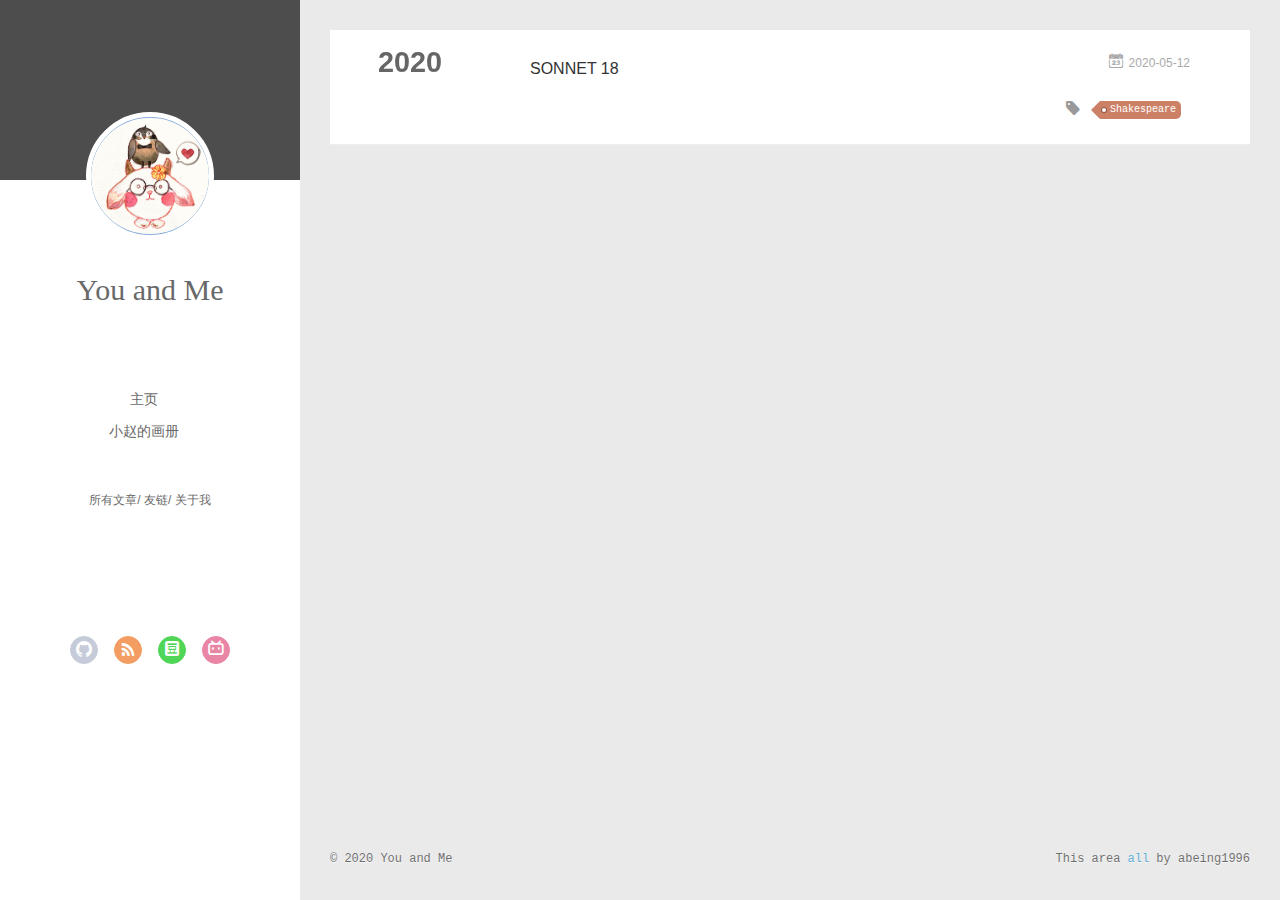
<file: tags/Shakespeare/index.html>
<!DOCTYPE html>
<html>
<head>
  <meta charset="utf-8">
  
  <meta name="renderer" content="webkit">
  <meta http-equiv="X-UA-Compatible" content="IE=edge" >
  <link rel="dns-prefetch" href="http://yoursite.com">
  <title>Tag: Shakespeare | CharingCrossRoad53</title>
  <meta name="viewport" content="width=device-width, initial-scale=1, maximum-scale=1">
  <meta property="og:type" content="website">
<meta property="og:title" content="CharingCrossRoad53">
<meta property="og:url" content="http://yoursite.com/tags/Shakespeare/index.html">
<meta property="og:site_name" content="CharingCrossRoad53">
<meta property="og:locale" content="en_US">
<meta property="article:author" content="You and Me">
<meta name="twitter:card" content="summary">
  
    <link rel="alternative" href="/atom.xml" title="CharingCrossRoad53" type="application/atom+xml">
  
  
    <link rel="icon" href="/img/favicon.png">
  
  <link rel="stylesheet" type="text/css" href="/./main.0cf68a.css">
  
    <link rel="stylesheet" type="text/css" href="/./avatarrotation.css">
  
  <style type="text/css">
  
    #container.show {
      background: linear-gradient(200deg,#a0cfe4,#e8c37e);
    }
  </style>
  

  

<meta name="generator" content="Hexo 4.2.0"></head>

<body>
  <div id="container" q-class="show:isCtnShow">
    <canvas id="anm-canvas" class="anm-canvas"></canvas>
    <div class="left-col" q-class="show:isShow">
      
<div class="overlay" style="background: #4d4d4d">
</div>
<div class="intrude-less">
	<header id="header" class="inner">
		<a href="/" class="profilepic">
			<img src="/img/avatar.jpg" class="js-avatar">
		</a>
		<hgroup>
			<h1 class="header-author"><a href="/">You and Me</a></h1>
		</hgroup>
		

		<nav class="header-menu">
			<ul>
			
		<li><a href="/">主页</a></li>
		
		<li><a href="/photos/">小赵的画册</a></li>
		
			</ul>
		</nav>
		<nav class="header-smart-menu">
    		
		
		<a q-on="click: openSlider(e, 'innerArchive')" href="javascript:void(0)">所有文章</a>
		
		
		
		<a q-on="click: openSlider(e, 'friends')" href="javascript:void(0)">友链</a>
		
		
		
		<a q-on="click: openSlider(e, 'aboutme')" href="javascript:void(0)">关于我</a>
		
		
		</nav>
		<div>
			<iframe frameborder="no" border="0" marginwidth="0" marginheight="0" width=230 height=86 src="//music.163.com/outchain/player?type=2&id=27646215&auto=1&height=66"></iframe>	
		</div>
		<nav class="header-nav">
			<div class="social">
				
		<a class="github" target="_blank" href="https://github.com/CharingCrossRoad53" title="github"><i
				class="icon-github"></i></a>
		
		<a class="rss" target="_blank" href="#" title="rss"><i
				class="icon-rss"></i></a>
		
		<a class="douban" target="_blank" href="https://movie.douban.com/" title="douban"><i
				class="icon-douban"></i></a>
		
		<a class="bilibili" target="_blank" href="https://www.bilibili.com/" title="bilibili"><i
				class="icon-bilibili"></i></a>
		
			
		</nav>
	</header>
</div>
    </div>
    <div class="mid-col" q-class="show:isShow,hide:isShow|isFalse">
      
<nav id="mobile-nav">
  	<div class="overlay js-overlay" style="background: #4d4d4d"></div>
	<div class="btnctn js-mobile-btnctn">
  		<div class="slider-trigger list" q-on="click: openSlider(e)"><i class="icon icon-sort"></i></div>
	</div>
	<div class="intrude-less">
		<header id="header" class="inner">
			<div class="profilepic">
				<img src="/img/avatar.jpg" class="js-avatar">
			</div>
			<hgroup>
			  <h1 class="header-author js-header-author">You and Me</h1>
			</hgroup>
			
			
			
				
			
				
			
			
			
			<nav class="header-nav">
				<div class="social">
					
						<a class="github" target="_blank" href="https://github.com/CharingCrossRoad53" title="github"><i class="icon-github"></i></a>
			        
						<a class="rss" target="_blank" href="#" title="rss"><i class="icon-rss"></i></a>
			        
						<a class="douban" target="_blank" href="https://movie.douban.com/" title="douban"><i class="icon-douban"></i></a>
			        
						<a class="bilibili" target="_blank" href="https://www.bilibili.com/" title="bilibili"><i class="icon-bilibili"></i></a>
			        
				</div>
			</nav>

			<nav class="header-menu js-header-menu">
				<ul style="width: 50%">
				
				
					<li style="width: 50%"><a href="/">主页</a></li>
		        
					<li style="width: 50%"><a href="/photos/">小赵的画册</a></li>
		        
				</ul>
			</nav>
		</header>				
	</div>
	<div class="mobile-mask" style="display:none" q-show="isShow"></div>
</nav>

      <div id="wrapper" class="body-wrap">
        <div class="menu-l">
          <div class="canvas-wrap">
            <canvas data-colors="#eaeaea" data-sectionHeight="100" data-contentId="js-content" id="myCanvas1" class="anm-canvas"></canvas>
          </div>
          <div id="js-content" class="content-ll">
            
  
  
    
    
      
      
      <section class="archives-wrap">
        <div class="archive-year-wrap">
          <a href="/archives/2020" class="archive-year">2020</a>
        </div>
        <div class="archives">
    
    <article class="archive-article archive-type-post">
  <div class="archive-article-inner">
    <header class="archive-article-header">
      	<div class="article-meta">
	      	<a href="/2020/05/12/sonnet18/" class="archive-article-date">
  	<time datetime="2020-05-12T02:22:18.000Z" itemprop="datePublished"><i class="icon-calendar icon"></i>2020-05-12</time>
</a>
        </div>
    	 
  
    <h1 itemprop="name">
      <a class="archive-article-title" href="/2020/05/12/sonnet18/">SONNET 18</a>
    </h1>
  

        <div class="article-info info-on-right">
          
	<div class="article-tag tagcloud">
		<i class="icon-price-tags icon"></i>
		<ul class="article-tag-list">
			 
        		<li class="article-tag-list-item">
        			<a href="javascript:void(0)" class="js-tag article-tag-list-link color2">Shakespeare</a>
        		</li>
      		
		</ul>
	</div>

          

        </div>
        <div class="clearfix"></div>
    </header>
  </div>
</article>
  
  
    </div></section>
  

    


          </div>
        </div>
      </div>
      <footer id="footer">
  <div class="outer">
    <div id="footer-info">
    	<div class="footer-left">
    		&copy; 2020 You and Me
    	</div>
      	<div class="footer-right">
      		This area <a href="https://charingcrossroad53.github.io/" target="_blank">all</a> by abeing1996
      	</div>
    </div>
  </div>
</footer>
    </div>
    <script>
	var yiliaConfig = {
		mathjax: false,
		isHome: false,
		isPost: false,
		isArchive: false,
		isTag: true,
		isCategory: false,
		open_in_new: false,
		toc_hide_index: true,
		root: "/",
		innerArchive: true,
		showTags: false
	}
</script>

<script>!function(t){function n(e){if(r[e])return r[e].exports;var i=r[e]={exports:{},id:e,loaded:!1};return t[e].call(i.exports,i,i.exports,n),i.loaded=!0,i.exports}var r={};n.m=t,n.c=r,n.p="./",n(0)}([function(t,n,r){r(195),t.exports=r(191)},function(t,n,r){var e=r(3),i=r(52),o=r(27),u=r(28),c=r(53),f="prototype",a=function(t,n,r){var s,l,h,v,p=t&a.F,d=t&a.G,y=t&a.S,g=t&a.P,b=t&a.B,m=d?e:y?e[n]||(e[n]={}):(e[n]||{})[f],x=d?i:i[n]||(i[n]={}),w=x[f]||(x[f]={});d&&(r=n);for(s in r)l=!p&&m&&void 0!==m[s],h=(l?m:r)[s],v=b&&l?c(h,e):g&&"function"==typeof h?c(Function.call,h):h,m&&u(m,s,h,t&a.U),x[s]!=h&&o(x,s,v),g&&w[s]!=h&&(w[s]=h)};e.core=i,a.F=1,a.G=2,a.S=4,a.P=8,a.B=16,a.W=32,a.U=64,a.R=128,t.exports=a},function(t,n,r){var e=r(6);t.exports=function(t){if(!e(t))throw TypeError(t+" is not an object!");return t}},function(t,n){var r=t.exports="undefined"!=typeof window&&window.Math==Math?window:"undefined"!=typeof self&&self.Math==Math?self:Function("return this")();"number"==typeof __g&&(__g=r)},function(t,n){t.exports=function(t){try{return!!t()}catch(t){return!0}}},function(t,n){var r=t.exports="undefined"!=typeof window&&window.Math==Math?window:"undefined"!=typeof self&&self.Math==Math?self:Function("return this")();"number"==typeof __g&&(__g=r)},function(t,n){t.exports=function(t){return"object"==typeof t?null!==t:"function"==typeof t}},function(t,n,r){var e=r(126)("wks"),i=r(76),o=r(3).Symbol,u="function"==typeof o;(t.exports=function(t){return e[t]||(e[t]=u&&o[t]||(u?o:i)("Symbol."+t))}).store=e},function(t,n){var r={}.hasOwnProperty;t.exports=function(t,n){return r.call(t,n)}},function(t,n,r){var e=r(94),i=r(33);t.exports=function(t){return e(i(t))}},function(t,n,r){t.exports=!r(4)(function(){return 7!=Object.defineProperty({},"a",{get:function(){return 7}}).a})},function(t,n,r){var e=r(2),i=r(167),o=r(50),u=Object.defineProperty;n.f=r(10)?Object.defineProperty:function(t,n,r){if(e(t),n=o(n,!0),e(r),i)try{return u(t,n,r)}catch(t){}if("get"in r||"set"in r)throw TypeError("Accessors not supported!");return"value"in r&&(t[n]=r.value),t}},function(t,n,r){t.exports=!r(18)(function(){return 7!=Object.defineProperty({},"a",{get:function(){return 7}}).a})},function(t,n,r){var e=r(14),i=r(22);t.exports=r(12)?function(t,n,r){return e.f(t,n,i(1,r))}:function(t,n,r){return t[n]=r,t}},function(t,n,r){var e=r(20),i=r(58),o=r(42),u=Object.defineProperty;n.f=r(12)?Object.defineProperty:function(t,n,r){if(e(t),n=o(n,!0),e(r),i)try{return u(t,n,r)}catch(t){}if("get"in r||"set"in r)throw TypeError("Accessors not supported!");return"value"in r&&(t[n]=r.value),t}},function(t,n,r){var e=r(40)("wks"),i=r(23),o=r(5).Symbol,u="function"==typeof o;(t.exports=function(t){return e[t]||(e[t]=u&&o[t]||(u?o:i)("Symbol."+t))}).store=e},function(t,n,r){var e=r(67),i=Math.min;t.exports=function(t){return t>0?i(e(t),9007199254740991):0}},function(t,n,r){var e=r(46);t.exports=function(t){return Object(e(t))}},function(t,n){t.exports=function(t){try{return!!t()}catch(t){return!0}}},function(t,n,r){var e=r(63),i=r(34);t.exports=Object.keys||function(t){return e(t,i)}},function(t,n,r){var e=r(21);t.exports=function(t){if(!e(t))throw TypeError(t+" is not an object!");return t}},function(t,n){t.exports=function(t){return"object"==typeof t?null!==t:"function"==typeof t}},function(t,n){t.exports=function(t,n){return{enumerable:!(1&t),configurable:!(2&t),writable:!(4&t),value:n}}},function(t,n){var r=0,e=Math.random();t.exports=function(t){return"Symbol(".concat(void 0===t?"":t,")_",(++r+e).toString(36))}},function(t,n){var r={}.hasOwnProperty;t.exports=function(t,n){return r.call(t,n)}},function(t,n){var r=t.exports={version:"2.4.0"};"number"==typeof __e&&(__e=r)},function(t,n){t.exports=function(t){if("function"!=typeof t)throw TypeError(t+" is not a function!");return t}},function(t,n,r){var e=r(11),i=r(66);t.exports=r(10)?function(t,n,r){return e.f(t,n,i(1,r))}:function(t,n,r){return t[n]=r,t}},function(t,n,r){var e=r(3),i=r(27),o=r(24),u=r(76)("src"),c="toString",f=Function[c],a=(""+f).split(c);r(52).inspectSource=function(t){return f.call(t)},(t.exports=function(t,n,r,c){var f="function"==typeof r;f&&(o(r,"name")||i(r,"name",n)),t[n]!==r&&(f&&(o(r,u)||i(r,u,t[n]?""+t[n]:a.join(String(n)))),t===e?t[n]=r:c?t[n]?t[n]=r:i(t,n,r):(delete t[n],i(t,n,r)))})(Function.prototype,c,function(){return"function"==typeof this&&this[u]||f.call(this)})},function(t,n,r){var e=r(1),i=r(4),o=r(46),u=function(t,n,r,e){var i=String(o(t)),u="<"+n;return""!==r&&(u+=" "+r+'="'+String(e).replace(/"/g,"&quot;")+'"'),u+">"+i+"</"+n+">"};t.exports=function(t,n){var r={};r[t]=n(u),e(e.P+e.F*i(function(){var n=""[t]('"');return n!==n.toLowerCase()||n.split('"').length>3}),"String",r)}},function(t,n,r){var e=r(115),i=r(46);t.exports=function(t){return e(i(t))}},function(t,n,r){var e=r(116),i=r(66),o=r(30),u=r(50),c=r(24),f=r(167),a=Object.getOwnPropertyDescriptor;n.f=r(10)?a:function(t,n){if(t=o(t),n=u(n,!0),f)try{return a(t,n)}catch(t){}if(c(t,n))return i(!e.f.call(t,n),t[n])}},function(t,n,r){var e=r(24),i=r(17),o=r(145)("IE_PROTO"),u=Object.prototype;t.exports=Object.getPrototypeOf||function(t){return t=i(t),e(t,o)?t[o]:"function"==typeof t.constructor&&t instanceof t.constructor?t.constructor.prototype:t instanceof Object?u:null}},function(t,n){t.exports=function(t){if(void 0==t)throw TypeError("Can't call method on  "+t);return t}},function(t,n){t.exports="constructor,hasOwnProperty,isPrototypeOf,propertyIsEnumerable,toLocaleString,toString,valueOf".split(",")},function(t,n){t.exports={}},function(t,n){t.exports=!0},function(t,n){n.f={}.propertyIsEnumerable},function(t,n,r){var e=r(14).f,i=r(8),o=r(15)("toStringTag");t.exports=function(t,n,r){t&&!i(t=r?t:t.prototype,o)&&e(t,o,{configurable:!0,value:n})}},function(t,n,r){var e=r(40)("keys"),i=r(23);t.exports=function(t){return e[t]||(e[t]=i(t))}},function(t,n,r){var e=r(5),i="__core-js_shared__",o=e[i]||(e[i]={});t.exports=function(t){return o[t]||(o[t]={})}},function(t,n){var r=Math.ceil,e=Math.floor;t.exports=function(t){return isNaN(t=+t)?0:(t>0?e:r)(t)}},function(t,n,r){var e=r(21);t.exports=function(t,n){if(!e(t))return t;var r,i;if(n&&"function"==typeof(r=t.toString)&&!e(i=r.call(t)))return i;if("function"==typeof(r=t.valueOf)&&!e(i=r.call(t)))return i;if(!n&&"function"==typeof(r=t.toString)&&!e(i=r.call(t)))return i;throw TypeError("Can't convert object to primitive value")}},function(t,n,r){var e=r(5),i=r(25),o=r(36),u=r(44),c=r(14).f;t.exports=function(t){var n=i.Symbol||(i.Symbol=o?{}:e.Symbol||{});"_"==t.charAt(0)||t in n||c(n,t,{value:u.f(t)})}},function(t,n,r){n.f=r(15)},function(t,n){var r={}.toString;t.exports=function(t){return r.call(t).slice(8,-1)}},function(t,n){t.exports=function(t){if(void 0==t)throw TypeError("Can't call method on  "+t);return t}},function(t,n,r){var e=r(4);t.exports=function(t,n){return!!t&&e(function(){n?t.call(null,function(){},1):t.call(null)})}},function(t,n,r){var e=r(53),i=r(115),o=r(17),u=r(16),c=r(203);t.exports=function(t,n){var r=1==t,f=2==t,a=3==t,s=4==t,l=6==t,h=5==t||l,v=n||c;return function(n,c,p){for(var d,y,g=o(n),b=i(g),m=e(c,p,3),x=u(b.length),w=0,S=r?v(n,x):f?v(n,0):void 0;x>w;w++)if((h||w in b)&&(d=b[w],y=m(d,w,g),t))if(r)S[w]=y;else if(y)switch(t){case 3:return!0;case 5:return d;case 6:return w;case 2:S.push(d)}else if(s)return!1;return l?-1:a||s?s:S}}},function(t,n,r){var e=r(1),i=r(52),o=r(4);t.exports=function(t,n){var r=(i.Object||{})[t]||Object[t],u={};u[t]=n(r),e(e.S+e.F*o(function(){r(1)}),"Object",u)}},function(t,n,r){var e=r(6);t.exports=function(t,n){if(!e(t))return t;var r,i;if(n&&"function"==typeof(r=t.toString)&&!e(i=r.call(t)))return i;if("function"==typeof(r=t.valueOf)&&!e(i=r.call(t)))return i;if(!n&&"function"==typeof(r=t.toString)&&!e(i=r.call(t)))return i;throw TypeError("Can't convert object to primitive value")}},function(t,n,r){var e=r(5),i=r(25),o=r(91),u=r(13),c="prototype",f=function(t,n,r){var a,s,l,h=t&f.F,v=t&f.G,p=t&f.S,d=t&f.P,y=t&f.B,g=t&f.W,b=v?i:i[n]||(i[n]={}),m=b[c],x=v?e:p?e[n]:(e[n]||{})[c];v&&(r=n);for(a in r)(s=!h&&x&&void 0!==x[a])&&a in b||(l=s?x[a]:r[a],b[a]=v&&"function"!=typeof x[a]?r[a]:y&&s?o(l,e):g&&x[a]==l?function(t){var n=function(n,r,e){if(this instanceof t){switch(arguments.length){case 0:return new t;case 1:return new t(n);case 2:return new t(n,r)}return new t(n,r,e)}return t.apply(this,arguments)};return n[c]=t[c],n}(l):d&&"function"==typeof l?o(Function.call,l):l,d&&((b.virtual||(b.virtual={}))[a]=l,t&f.R&&m&&!m[a]&&u(m,a,l)))};f.F=1,f.G=2,f.S=4,f.P=8,f.B=16,f.W=32,f.U=64,f.R=128,t.exports=f},function(t,n){var r=t.exports={version:"2.4.0"};"number"==typeof __e&&(__e=r)},function(t,n,r){var e=r(26);t.exports=function(t,n,r){if(e(t),void 0===n)return t;switch(r){case 1:return function(r){return t.call(n,r)};case 2:return function(r,e){return t.call(n,r,e)};case 3:return function(r,e,i){return t.call(n,r,e,i)}}return function(){return t.apply(n,arguments)}}},function(t,n,r){var e=r(183),i=r(1),o=r(126)("metadata"),u=o.store||(o.store=new(r(186))),c=function(t,n,r){var i=u.get(t);if(!i){if(!r)return;u.set(t,i=new e)}var o=i.get(n);if(!o){if(!r)return;i.set(n,o=new e)}return o},f=function(t,n,r){var e=c(n,r,!1);return void 0!==e&&e.has(t)},a=function(t,n,r){var e=c(n,r,!1);return void 0===e?void 0:e.get(t)},s=function(t,n,r,e){c(r,e,!0).set(t,n)},l=function(t,n){var r=c(t,n,!1),e=[];return r&&r.forEach(function(t,n){e.push(n)}),e},h=function(t){return void 0===t||"symbol"==typeof t?t:String(t)},v=function(t){i(i.S,"Reflect",t)};t.exports={store:u,map:c,has:f,get:a,set:s,keys:l,key:h,exp:v}},function(t,n,r){"use strict";if(r(10)){var e=r(69),i=r(3),o=r(4),u=r(1),c=r(127),f=r(152),a=r(53),s=r(68),l=r(66),h=r(27),v=r(73),p=r(67),d=r(16),y=r(75),g=r(50),b=r(24),m=r(180),x=r(114),w=r(6),S=r(17),_=r(137),O=r(70),E=r(32),P=r(71).f,j=r(154),F=r(76),M=r(7),A=r(48),N=r(117),T=r(146),I=r(155),k=r(80),L=r(123),R=r(74),C=r(130),D=r(160),U=r(11),W=r(31),G=U.f,B=W.f,V=i.RangeError,z=i.TypeError,q=i.Uint8Array,K="ArrayBuffer",J="Shared"+K,Y="BYTES_PER_ELEMENT",H="prototype",$=Array[H],X=f.ArrayBuffer,Q=f.DataView,Z=A(0),tt=A(2),nt=A(3),rt=A(4),et=A(5),it=A(6),ot=N(!0),ut=N(!1),ct=I.values,ft=I.keys,at=I.entries,st=$.lastIndexOf,lt=$.reduce,ht=$.reduceRight,vt=$.join,pt=$.sort,dt=$.slice,yt=$.toString,gt=$.toLocaleString,bt=M("iterator"),mt=M("toStringTag"),xt=F("typed_constructor"),wt=F("def_constructor"),St=c.CONSTR,_t=c.TYPED,Ot=c.VIEW,Et="Wrong length!",Pt=A(1,function(t,n){return Tt(T(t,t[wt]),n)}),jt=o(function(){return 1===new q(new Uint16Array([1]).buffer)[0]}),Ft=!!q&&!!q[H].set&&o(function(){new q(1).set({})}),Mt=function(t,n){if(void 0===t)throw z(Et);var r=+t,e=d(t);if(n&&!m(r,e))throw V(Et);return e},At=function(t,n){var r=p(t);if(r<0||r%n)throw V("Wrong offset!");return r},Nt=function(t){if(w(t)&&_t in t)return t;throw z(t+" is not a typed array!")},Tt=function(t,n){if(!(w(t)&&xt in t))throw z("It is not a typed array constructor!");return new t(n)},It=function(t,n){return kt(T(t,t[wt]),n)},kt=function(t,n){for(var r=0,e=n.length,i=Tt(t,e);e>r;)i[r]=n[r++];return i},Lt=function(t,n,r){G(t,n,{get:function(){return this._d[r]}})},Rt=function(t){var n,r,e,i,o,u,c=S(t),f=arguments.length,s=f>1?arguments[1]:void 0,l=void 0!==s,h=j(c);if(void 0!=h&&!_(h)){for(u=h.call(c),e=[],n=0;!(o=u.next()).done;n++)e.push(o.value);c=e}for(l&&f>2&&(s=a(s,arguments[2],2)),n=0,r=d(c.length),i=Tt(this,r);r>n;n++)i[n]=l?s(c[n],n):c[n];return i},Ct=function(){for(var t=0,n=arguments.length,r=Tt(this,n);n>t;)r[t]=arguments[t++];return r},Dt=!!q&&o(function(){gt.call(new q(1))}),Ut=function(){return gt.apply(Dt?dt.call(Nt(this)):Nt(this),arguments)},Wt={copyWithin:function(t,n){return D.call(Nt(this),t,n,arguments.length>2?arguments[2]:void 0)},every:function(t){return rt(Nt(this),t,arguments.length>1?arguments[1]:void 0)},fill:function(t){return C.apply(Nt(this),arguments)},filter:function(t){return It(this,tt(Nt(this),t,arguments.length>1?arguments[1]:void 0))},find:function(t){return et(Nt(this),t,arguments.length>1?arguments[1]:void 0)},findIndex:function(t){return it(Nt(this),t,arguments.length>1?arguments[1]:void 0)},forEach:function(t){Z(Nt(this),t,arguments.length>1?arguments[1]:void 0)},indexOf:function(t){return ut(Nt(this),t,arguments.length>1?arguments[1]:void 0)},includes:function(t){return ot(Nt(this),t,arguments.length>1?arguments[1]:void 0)},join:function(t){return vt.apply(Nt(this),arguments)},lastIndexOf:function(t){return st.apply(Nt(this),arguments)},map:function(t){return Pt(Nt(this),t,arguments.length>1?arguments[1]:void 0)},reduce:function(t){return lt.apply(Nt(this),arguments)},reduceRight:function(t){return ht.apply(Nt(this),arguments)},reverse:function(){for(var t,n=this,r=Nt(n).length,e=Math.floor(r/2),i=0;i<e;)t=n[i],n[i++]=n[--r],n[r]=t;return n},some:function(t){return nt(Nt(this),t,arguments.length>1?arguments[1]:void 0)},sort:function(t){return pt.call(Nt(this),t)},subarray:function(t,n){var r=Nt(this),e=r.length,i=y(t,e);return new(T(r,r[wt]))(r.buffer,r.byteOffset+i*r.BYTES_PER_ELEMENT,d((void 0===n?e:y(n,e))-i))}},Gt=function(t,n){return It(this,dt.call(Nt(this),t,n))},Bt=function(t){Nt(this);var n=At(arguments[1],1),r=this.length,e=S(t),i=d(e.length),o=0;if(i+n>r)throw V(Et);for(;o<i;)this[n+o]=e[o++]},Vt={entries:function(){return at.call(Nt(this))},keys:function(){return ft.call(Nt(this))},values:function(){return ct.call(Nt(this))}},zt=function(t,n){return w(t)&&t[_t]&&"symbol"!=typeof n&&n in t&&String(+n)==String(n)},qt=function(t,n){return zt(t,n=g(n,!0))?l(2,t[n]):B(t,n)},Kt=function(t,n,r){return!(zt(t,n=g(n,!0))&&w(r)&&b(r,"value"))||b(r,"get")||b(r,"set")||r.configurable||b(r,"writable")&&!r.writable||b(r,"enumerable")&&!r.enumerable?G(t,n,r):(t[n]=r.value,t)};St||(W.f=qt,U.f=Kt),u(u.S+u.F*!St,"Object",{getOwnPropertyDescriptor:qt,defineProperty:Kt}),o(function(){yt.call({})})&&(yt=gt=function(){return vt.call(this)});var Jt=v({},Wt);v(Jt,Vt),h(Jt,bt,Vt.values),v(Jt,{slice:Gt,set:Bt,constructor:function(){},toString:yt,toLocaleString:Ut}),Lt(Jt,"buffer","b"),Lt(Jt,"byteOffset","o"),Lt(Jt,"byteLength","l"),Lt(Jt,"length","e"),G(Jt,mt,{get:function(){return this[_t]}}),t.exports=function(t,n,r,f){f=!!f;var a=t+(f?"Clamped":"")+"Array",l="Uint8Array"!=a,v="get"+t,p="set"+t,y=i[a],g=y||{},b=y&&E(y),m=!y||!c.ABV,S={},_=y&&y[H],j=function(t,r){var e=t._d;return e.v[v](r*n+e.o,jt)},F=function(t,r,e){var i=t._d;f&&(e=(e=Math.round(e))<0?0:e>255?255:255&e),i.v[p](r*n+i.o,e,jt)},M=function(t,n){G(t,n,{get:function(){return j(this,n)},set:function(t){return F(this,n,t)},enumerable:!0})};m?(y=r(function(t,r,e,i){s(t,y,a,"_d");var o,u,c,f,l=0,v=0;if(w(r)){if(!(r instanceof X||(f=x(r))==K||f==J))return _t in r?kt(y,r):Rt.call(y,r);o=r,v=At(e,n);var p=r.byteLength;if(void 0===i){if(p%n)throw V(Et);if((u=p-v)<0)throw V(Et)}else if((u=d(i)*n)+v>p)throw V(Et);c=u/n}else c=Mt(r,!0),u=c*n,o=new X(u);for(h(t,"_d",{b:o,o:v,l:u,e:c,v:new Q(o)});l<c;)M(t,l++)}),_=y[H]=O(Jt),h(_,"constructor",y)):L(function(t){new y(null),new y(t)},!0)||(y=r(function(t,r,e,i){s(t,y,a);var o;return w(r)?r instanceof X||(o=x(r))==K||o==J?void 0!==i?new g(r,At(e,n),i):void 0!==e?new g(r,At(e,n)):new g(r):_t in r?kt(y,r):Rt.call(y,r):new g(Mt(r,l))}),Z(b!==Function.prototype?P(g).concat(P(b)):P(g),function(t){t in y||h(y,t,g[t])}),y[H]=_,e||(_.constructor=y));var A=_[bt],N=!!A&&("values"==A.name||void 0==A.name),T=Vt.values;h(y,xt,!0),h(_,_t,a),h(_,Ot,!0),h(_,wt,y),(f?new y(1)[mt]==a:mt in _)||G(_,mt,{get:function(){return a}}),S[a]=y,u(u.G+u.W+u.F*(y!=g),S),u(u.S,a,{BYTES_PER_ELEMENT:n,from:Rt,of:Ct}),Y in _||h(_,Y,n),u(u.P,a,Wt),R(a),u(u.P+u.F*Ft,a,{set:Bt}),u(u.P+u.F*!N,a,Vt),u(u.P+u.F*(_.toString!=yt),a,{toString:yt}),u(u.P+u.F*o(function(){new y(1).slice()}),a,{slice:Gt}),u(u.P+u.F*(o(function(){return[1,2].toLocaleString()!=new y([1,2]).toLocaleString()})||!o(function(){_.toLocaleString.call([1,2])})),a,{toLocaleString:Ut}),k[a]=N?A:T,e||N||h(_,bt,T)}}else t.exports=function(){}},function(t,n){var r={}.toString;t.exports=function(t){return r.call(t).slice(8,-1)}},function(t,n,r){var e=r(21),i=r(5).document,o=e(i)&&e(i.createElement);t.exports=function(t){return o?i.createElement(t):{}}},function(t,n,r){t.exports=!r(12)&&!r(18)(function(){return 7!=Object.defineProperty(r(57)("div"),"a",{get:function(){return 7}}).a})},function(t,n,r){"use strict";var e=r(36),i=r(51),o=r(64),u=r(13),c=r(8),f=r(35),a=r(96),s=r(38),l=r(103),h=r(15)("iterator"),v=!([].keys&&"next"in[].keys()),p="keys",d="values",y=function(){return this};t.exports=function(t,n,r,g,b,m,x){a(r,n,g);var w,S,_,O=function(t){if(!v&&t in F)return F[t];switch(t){case p:case d:return function(){return new r(this,t)}}return function(){return new r(this,t)}},E=n+" Iterator",P=b==d,j=!1,F=t.prototype,M=F[h]||F["@@iterator"]||b&&F[b],A=M||O(b),N=b?P?O("entries"):A:void 0,T="Array"==n?F.entries||M:M;if(T&&(_=l(T.call(new t)))!==Object.prototype&&(s(_,E,!0),e||c(_,h)||u(_,h,y)),P&&M&&M.name!==d&&(j=!0,A=function(){return M.call(this)}),e&&!x||!v&&!j&&F[h]||u(F,h,A),f[n]=A,f[E]=y,b)if(w={values:P?A:O(d),keys:m?A:O(p),entries:N},x)for(S in w)S in F||o(F,S,w[S]);else i(i.P+i.F*(v||j),n,w);return w}},function(t,n,r){var e=r(20),i=r(100),o=r(34),u=r(39)("IE_PROTO"),c=function(){},f="prototype",a=function(){var t,n=r(57)("iframe"),e=o.length;for(n.style.display="none",r(93).appendChild(n),n.src="javascript:",t=n.contentWindow.document,t.open(),t.write("<script>document.F=Object<\/script>"),t.close(),a=t.F;e--;)delete a[f][o[e]];return a()};t.exports=Object.create||function(t,n){var r;return null!==t?(c[f]=e(t),r=new c,c[f]=null,r[u]=t):r=a(),void 0===n?r:i(r,n)}},function(t,n,r){var e=r(63),i=r(34).concat("length","prototype");n.f=Object.getOwnPropertyNames||function(t){return e(t,i)}},function(t,n){n.f=Object.getOwnPropertySymbols},function(t,n,r){var e=r(8),i=r(9),o=r(90)(!1),u=r(39)("IE_PROTO");t.exports=function(t,n){var r,c=i(t),f=0,a=[];for(r in c)r!=u&&e(c,r)&&a.push(r);for(;n.length>f;)e(c,r=n[f++])&&(~o(a,r)||a.push(r));return a}},function(t,n,r){t.exports=r(13)},function(t,n,r){var e=r(76)("meta"),i=r(6),o=r(24),u=r(11).f,c=0,f=Object.isExtensible||function(){return!0},a=!r(4)(function(){return f(Object.preventExtensions({}))}),s=function(t){u(t,e,{value:{i:"O"+ ++c,w:{}}})},l=function(t,n){if(!i(t))return"symbol"==typeof t?t:("string"==typeof t?"S":"P")+t;if(!o(t,e)){if(!f(t))return"F";if(!n)return"E";s(t)}return t[e].i},h=function(t,n){if(!o(t,e)){if(!f(t))return!0;if(!n)return!1;s(t)}return t[e].w},v=function(t){return a&&p.NEED&&f(t)&&!o(t,e)&&s(t),t},p=t.exports={KEY:e,NEED:!1,fastKey:l,getWeak:h,onFreeze:v}},function(t,n){t.exports=function(t,n){return{enumerable:!(1&t),configurable:!(2&t),writable:!(4&t),value:n}}},function(t,n){var r=Math.ceil,e=Math.floor;t.exports=function(t){return isNaN(t=+t)?0:(t>0?e:r)(t)}},function(t,n){t.exports=function(t,n,r,e){if(!(t instanceof n)||void 0!==e&&e in t)throw TypeError(r+": incorrect invocation!");return t}},function(t,n){t.exports=!1},function(t,n,r){var e=r(2),i=r(173),o=r(133),u=r(145)("IE_PROTO"),c=function(){},f="prototype",a=function(){var t,n=r(132)("iframe"),e=o.length;for(n.style.display="none",r(135).appendChild(n),n.src="javascript:",t=n.contentWindow.document,t.open(),t.write("<script>document.F=Object<\/script>"),t.close(),a=t.F;e--;)delete a[f][o[e]];return a()};t.exports=Object.create||function(t,n){var r;return null!==t?(c[f]=e(t),r=new c,c[f]=null,r[u]=t):r=a(),void 0===n?r:i(r,n)}},function(t,n,r){var e=r(175),i=r(133).concat("length","prototype");n.f=Object.getOwnPropertyNames||function(t){return e(t,i)}},function(t,n,r){var e=r(175),i=r(133);t.exports=Object.keys||function(t){return e(t,i)}},function(t,n,r){var e=r(28);t.exports=function(t,n,r){for(var i in n)e(t,i,n[i],r);return t}},function(t,n,r){"use strict";var e=r(3),i=r(11),o=r(10),u=r(7)("species");t.exports=function(t){var n=e[t];o&&n&&!n[u]&&i.f(n,u,{configurable:!0,get:function(){return this}})}},function(t,n,r){var e=r(67),i=Math.max,o=Math.min;t.exports=function(t,n){return t=e(t),t<0?i(t+n,0):o(t,n)}},function(t,n){var r=0,e=Math.random();t.exports=function(t){return"Symbol(".concat(void 0===t?"":t,")_",(++r+e).toString(36))}},function(t,n,r){var e=r(33);t.exports=function(t){return Object(e(t))}},function(t,n,r){var e=r(7)("unscopables"),i=Array.prototype;void 0==i[e]&&r(27)(i,e,{}),t.exports=function(t){i[e][t]=!0}},function(t,n,r){var e=r(53),i=r(169),o=r(137),u=r(2),c=r(16),f=r(154),a={},s={},n=t.exports=function(t,n,r,l,h){var v,p,d,y,g=h?function(){return t}:f(t),b=e(r,l,n?2:1),m=0;if("function"!=typeof g)throw TypeError(t+" is not iterable!");if(o(g)){for(v=c(t.length);v>m;m++)if((y=n?b(u(p=t[m])[0],p[1]):b(t[m]))===a||y===s)return y}else for(d=g.call(t);!(p=d.next()).done;)if((y=i(d,b,p.value,n))===a||y===s)return y};n.BREAK=a,n.RETURN=s},function(t,n){t.exports={}},function(t,n,r){var e=r(11).f,i=r(24),o=r(7)("toStringTag");t.exports=function(t,n,r){t&&!i(t=r?t:t.prototype,o)&&e(t,o,{configurable:!0,value:n})}},function(t,n,r){var e=r(1),i=r(46),o=r(4),u=r(150),c="["+u+"]",f="​",a=RegExp("^"+c+c+"*"),s=RegExp(c+c+"*$"),l=function(t,n,r){var i={},c=o(function(){return!!u[t]()||f[t]()!=f}),a=i[t]=c?n(h):u[t];r&&(i[r]=a),e(e.P+e.F*c,"String",i)},h=l.trim=function(t,n){return t=String(i(t)),1&n&&(t=t.replace(a,"")),2&n&&(t=t.replace(s,"")),t};t.exports=l},function(t,n,r){t.exports={default:r(86),__esModule:!0}},function(t,n,r){t.exports={default:r(87),__esModule:!0}},function(t,n,r){"use strict";function e(t){return t&&t.__esModule?t:{default:t}}n.__esModule=!0;var i=r(84),o=e(i),u=r(83),c=e(u),f="function"==typeof c.default&&"symbol"==typeof o.default?function(t){return typeof t}:function(t){return t&&"function"==typeof c.default&&t.constructor===c.default&&t!==c.default.prototype?"symbol":typeof t};n.default="function"==typeof c.default&&"symbol"===f(o.default)?function(t){return void 0===t?"undefined":f(t)}:function(t){return t&&"function"==typeof c.default&&t.constructor===c.default&&t!==c.default.prototype?"symbol":void 0===t?"undefined":f(t)}},function(t,n,r){r(110),r(108),r(111),r(112),t.exports=r(25).Symbol},function(t,n,r){r(109),r(113),t.exports=r(44).f("iterator")},function(t,n){t.exports=function(t){if("function"!=typeof t)throw TypeError(t+" is not a function!");return t}},function(t,n){t.exports=function(){}},function(t,n,r){var e=r(9),i=r(106),o=r(105);t.exports=function(t){return function(n,r,u){var c,f=e(n),a=i(f.length),s=o(u,a);if(t&&r!=r){for(;a>s;)if((c=f[s++])!=c)return!0}else for(;a>s;s++)if((t||s in f)&&f[s]===r)return t||s||0;return!t&&-1}}},function(t,n,r){var e=r(88);t.exports=function(t,n,r){if(e(t),void 0===n)return t;switch(r){case 1:return function(r){return t.call(n,r)};case 2:return function(r,e){return t.call(n,r,e)};case 3:return function(r,e,i){return t.call(n,r,e,i)}}return function(){return t.apply(n,arguments)}}},function(t,n,r){var e=r(19),i=r(62),o=r(37);t.exports=function(t){var n=e(t),r=i.f;if(r)for(var u,c=r(t),f=o.f,a=0;c.length>a;)f.call(t,u=c[a++])&&n.push(u);return n}},function(t,n,r){t.exports=r(5).document&&document.documentElement},function(t,n,r){var e=r(56);t.exports=Object("z").propertyIsEnumerable(0)?Object:function(t){return"String"==e(t)?t.split(""):Object(t)}},function(t,n,r){var e=r(56);t.exports=Array.isArray||function(t){return"Array"==e(t)}},function(t,n,r){"use strict";var e=r(60),i=r(22),o=r(38),u={};r(13)(u,r(15)("iterator"),function(){return this}),t.exports=function(t,n,r){t.prototype=e(u,{next:i(1,r)}),o(t,n+" Iterator")}},function(t,n){t.exports=function(t,n){return{value:n,done:!!t}}},function(t,n,r){var e=r(19),i=r(9);t.exports=function(t,n){for(var r,o=i(t),u=e(o),c=u.length,f=0;c>f;)if(o[r=u[f++]]===n)return r}},function(t,n,r){var e=r(23)("meta"),i=r(21),o=r(8),u=r(14).f,c=0,f=Object.isExtensible||function(){return!0},a=!r(18)(function(){return f(Object.preventExtensions({}))}),s=function(t){u(t,e,{value:{i:"O"+ ++c,w:{}}})},l=function(t,n){if(!i(t))return"symbol"==typeof t?t:("string"==typeof t?"S":"P")+t;if(!o(t,e)){if(!f(t))return"F";if(!n)return"E";s(t)}return t[e].i},h=function(t,n){if(!o(t,e)){if(!f(t))return!0;if(!n)return!1;s(t)}return t[e].w},v=function(t){return a&&p.NEED&&f(t)&&!o(t,e)&&s(t),t},p=t.exports={KEY:e,NEED:!1,fastKey:l,getWeak:h,onFreeze:v}},function(t,n,r){var e=r(14),i=r(20),o=r(19);t.exports=r(12)?Object.defineProperties:function(t,n){i(t);for(var r,u=o(n),c=u.length,f=0;c>f;)e.f(t,r=u[f++],n[r]);return t}},function(t,n,r){var e=r(37),i=r(22),o=r(9),u=r(42),c=r(8),f=r(58),a=Object.getOwnPropertyDescriptor;n.f=r(12)?a:function(t,n){if(t=o(t),n=u(n,!0),f)try{return a(t,n)}catch(t){}if(c(t,n))return i(!e.f.call(t,n),t[n])}},function(t,n,r){var e=r(9),i=r(61).f,o={}.toString,u="object"==typeof window&&window&&Object.getOwnPropertyNames?Object.getOwnPropertyNames(window):[],c=function(t){try{return i(t)}catch(t){return u.slice()}};t.exports.f=function(t){return u&&"[object Window]"==o.call(t)?c(t):i(e(t))}},function(t,n,r){var e=r(8),i=r(77),o=r(39)("IE_PROTO"),u=Object.prototype;t.exports=Object.getPrototypeOf||function(t){return t=i(t),e(t,o)?t[o]:"function"==typeof t.constructor&&t instanceof t.constructor?t.constructor.prototype:t instanceof Object?u:null}},function(t,n,r){var e=r(41),i=r(33);t.exports=function(t){return function(n,r){var o,u,c=String(i(n)),f=e(r),a=c.length;return f<0||f>=a?t?"":void 0:(o=c.charCodeAt(f),o<55296||o>56319||f+1===a||(u=c.charCodeAt(f+1))<56320||u>57343?t?c.charAt(f):o:t?c.slice(f,f+2):u-56320+(o-55296<<10)+65536)}}},function(t,n,r){var e=r(41),i=Math.max,o=Math.min;t.exports=function(t,n){return t=e(t),t<0?i(t+n,0):o(t,n)}},function(t,n,r){var e=r(41),i=Math.min;t.exports=function(t){return t>0?i(e(t),9007199254740991):0}},function(t,n,r){"use strict";var e=r(89),i=r(97),o=r(35),u=r(9);t.exports=r(59)(Array,"Array",function(t,n){this._t=u(t),this._i=0,this._k=n},function(){var t=this._t,n=this._k,r=this._i++;return!t||r>=t.length?(this._t=void 0,i(1)):"keys"==n?i(0,r):"values"==n?i(0,t[r]):i(0,[r,t[r]])},"values"),o.Arguments=o.Array,e("keys"),e("values"),e("entries")},function(t,n){},function(t,n,r){"use strict";var e=r(104)(!0);r(59)(String,"String",function(t){this._t=String(t),this._i=0},function(){var t,n=this._t,r=this._i;return r>=n.length?{value:void 0,done:!0}:(t=e(n,r),this._i+=t.length,{value:t,done:!1})})},function(t,n,r){"use strict";var e=r(5),i=r(8),o=r(12),u=r(51),c=r(64),f=r(99).KEY,a=r(18),s=r(40),l=r(38),h=r(23),v=r(15),p=r(44),d=r(43),y=r(98),g=r(92),b=r(95),m=r(20),x=r(9),w=r(42),S=r(22),_=r(60),O=r(102),E=r(101),P=r(14),j=r(19),F=E.f,M=P.f,A=O.f,N=e.Symbol,T=e.JSON,I=T&&T.stringify,k="prototype",L=v("_hidden"),R=v("toPrimitive"),C={}.propertyIsEnumerable,D=s("symbol-registry"),U=s("symbols"),W=s("op-symbols"),G=Object[k],B="function"==typeof N,V=e.QObject,z=!V||!V[k]||!V[k].findChild,q=o&&a(function(){return 7!=_(M({},"a",{get:function(){return M(this,"a",{value:7}).a}})).a})?function(t,n,r){var e=F(G,n);e&&delete G[n],M(t,n,r),e&&t!==G&&M(G,n,e)}:M,K=function(t){var n=U[t]=_(N[k]);return n._k=t,n},J=B&&"symbol"==typeof N.iterator?function(t){return"symbol"==typeof t}:function(t){return t instanceof N},Y=function(t,n,r){return t===G&&Y(W,n,r),m(t),n=w(n,!0),m(r),i(U,n)?(r.enumerable?(i(t,L)&&t[L][n]&&(t[L][n]=!1),r=_(r,{enumerable:S(0,!1)})):(i(t,L)||M(t,L,S(1,{})),t[L][n]=!0),q(t,n,r)):M(t,n,r)},H=function(t,n){m(t);for(var r,e=g(n=x(n)),i=0,o=e.length;o>i;)Y(t,r=e[i++],n[r]);return t},$=function(t,n){return void 0===n?_(t):H(_(t),n)},X=function(t){var n=C.call(this,t=w(t,!0));return!(this===G&&i(U,t)&&!i(W,t))&&(!(n||!i(this,t)||!i(U,t)||i(this,L)&&this[L][t])||n)},Q=function(t,n){if(t=x(t),n=w(n,!0),t!==G||!i(U,n)||i(W,n)){var r=F(t,n);return!r||!i(U,n)||i(t,L)&&t[L][n]||(r.enumerable=!0),r}},Z=function(t){for(var n,r=A(x(t)),e=[],o=0;r.length>o;)i(U,n=r[o++])||n==L||n==f||e.push(n);return e},tt=function(t){for(var n,r=t===G,e=A(r?W:x(t)),o=[],u=0;e.length>u;)!i(U,n=e[u++])||r&&!i(G,n)||o.push(U[n]);return o};B||(N=function(){if(this instanceof N)throw TypeError("Symbol is not a constructor!");var t=h(arguments.length>0?arguments[0]:void 0),n=function(r){this===G&&n.call(W,r),i(this,L)&&i(this[L],t)&&(this[L][t]=!1),q(this,t,S(1,r))};return o&&z&&q(G,t,{configurable:!0,set:n}),K(t)},c(N[k],"toString",function(){return this._k}),E.f=Q,P.f=Y,r(61).f=O.f=Z,r(37).f=X,r(62).f=tt,o&&!r(36)&&c(G,"propertyIsEnumerable",X,!0),p.f=function(t){return K(v(t))}),u(u.G+u.W+u.F*!B,{Symbol:N});for(var nt="hasInstance,isConcatSpreadable,iterator,match,replace,search,species,split,toPrimitive,toStringTag,unscopables".split(","),rt=0;nt.length>rt;)v(nt[rt++]);for(var nt=j(v.store),rt=0;nt.length>rt;)d(nt[rt++]);u(u.S+u.F*!B,"Symbol",{for:function(t){return i(D,t+="")?D[t]:D[t]=N(t)},keyFor:function(t){if(J(t))return y(D,t);throw TypeError(t+" is not a symbol!")},useSetter:function(){z=!0},useSimple:function(){z=!1}}),u(u.S+u.F*!B,"Object",{create:$,defineProperty:Y,defineProperties:H,getOwnPropertyDescriptor:Q,getOwnPropertyNames:Z,getOwnPropertySymbols:tt}),T&&u(u.S+u.F*(!B||a(function(){var t=N();return"[null]"!=I([t])||"{}"!=I({a:t})||"{}"!=I(Object(t))})),"JSON",{stringify:function(t){if(void 0!==t&&!J(t)){for(var n,r,e=[t],i=1;arguments.length>i;)e.push(arguments[i++]);return n=e[1],"function"==typeof n&&(r=n),!r&&b(n)||(n=function(t,n){if(r&&(n=r.call(this,t,n)),!J(n))return n}),e[1]=n,I.apply(T,e)}}}),N[k][R]||r(13)(N[k],R,N[k].valueOf),l(N,"Symbol"),l(Math,"Math",!0),l(e.JSON,"JSON",!0)},function(t,n,r){r(43)("asyncIterator")},function(t,n,r){r(43)("observable")},function(t,n,r){r(107);for(var e=r(5),i=r(13),o=r(35),u=r(15)("toStringTag"),c=["NodeList","DOMTokenList","MediaList","StyleSheetList","CSSRuleList"],f=0;f<5;f++){var a=c[f],s=e[a],l=s&&s.prototype;l&&!l[u]&&i(l,u,a),o[a]=o.Array}},function(t,n,r){var e=r(45),i=r(7)("toStringTag"),o="Arguments"==e(function(){return arguments}()),u=function(t,n){try{return t[n]}catch(t){}};t.exports=function(t){var n,r,c;return void 0===t?"Undefined":null===t?"Null":"string"==typeof(r=u(n=Object(t),i))?r:o?e(n):"Object"==(c=e(n))&&"function"==typeof n.callee?"Arguments":c}},function(t,n,r){var e=r(45);t.exports=Object("z").propertyIsEnumerable(0)?Object:function(t){return"String"==e(t)?t.split(""):Object(t)}},function(t,n){n.f={}.propertyIsEnumerable},function(t,n,r){var e=r(30),i=r(16),o=r(75);t.exports=function(t){return function(n,r,u){var c,f=e(n),a=i(f.length),s=o(u,a);if(t&&r!=r){for(;a>s;)if((c=f[s++])!=c)return!0}else for(;a>s;s++)if((t||s in f)&&f[s]===r)return t||s||0;return!t&&-1}}},function(t,n,r){"use strict";var e=r(3),i=r(1),o=r(28),u=r(73),c=r(65),f=r(79),a=r(68),s=r(6),l=r(4),h=r(123),v=r(81),p=r(136);t.exports=function(t,n,r,d,y,g){var b=e[t],m=b,x=y?"set":"add",w=m&&m.prototype,S={},_=function(t){var n=w[t];o(w,t,"delete"==t?function(t){return!(g&&!s(t))&&n.call(this,0===t?0:t)}:"has"==t?function(t){return!(g&&!s(t))&&n.call(this,0===t?0:t)}:"get"==t?function(t){return g&&!s(t)?void 0:n.call(this,0===t?0:t)}:"add"==t?function(t){return n.call(this,0===t?0:t),this}:function(t,r){return n.call(this,0===t?0:t,r),this})};if("function"==typeof m&&(g||w.forEach&&!l(function(){(new m).entries().next()}))){var O=new m,E=O[x](g?{}:-0,1)!=O,P=l(function(){O.has(1)}),j=h(function(t){new m(t)}),F=!g&&l(function(){for(var t=new m,n=5;n--;)t[x](n,n);return!t.has(-0)});j||(m=n(function(n,r){a(n,m,t);var e=p(new b,n,m);return void 0!=r&&f(r,y,e[x],e),e}),m.prototype=w,w.constructor=m),(P||F)&&(_("delete"),_("has"),y&&_("get")),(F||E)&&_(x),g&&w.clear&&delete w.clear}else m=d.getConstructor(n,t,y,x),u(m.prototype,r),c.NEED=!0;return v(m,t),S[t]=m,i(i.G+i.W+i.F*(m!=b),S),g||d.setStrong(m,t,y),m}},function(t,n,r){"use strict";var e=r(27),i=r(28),o=r(4),u=r(46),c=r(7);t.exports=function(t,n,r){var f=c(t),a=r(u,f,""[t]),s=a[0],l=a[1];o(function(){var n={};return n[f]=function(){return 7},7!=""[t](n)})&&(i(String.prototype,t,s),e(RegExp.prototype,f,2==n?function(t,n){return l.call(t,this,n)}:function(t){return l.call(t,this)}))}
},function(t,n,r){"use strict";var e=r(2);t.exports=function(){var t=e(this),n="";return t.global&&(n+="g"),t.ignoreCase&&(n+="i"),t.multiline&&(n+="m"),t.unicode&&(n+="u"),t.sticky&&(n+="y"),n}},function(t,n){t.exports=function(t,n,r){var e=void 0===r;switch(n.length){case 0:return e?t():t.call(r);case 1:return e?t(n[0]):t.call(r,n[0]);case 2:return e?t(n[0],n[1]):t.call(r,n[0],n[1]);case 3:return e?t(n[0],n[1],n[2]):t.call(r,n[0],n[1],n[2]);case 4:return e?t(n[0],n[1],n[2],n[3]):t.call(r,n[0],n[1],n[2],n[3])}return t.apply(r,n)}},function(t,n,r){var e=r(6),i=r(45),o=r(7)("match");t.exports=function(t){var n;return e(t)&&(void 0!==(n=t[o])?!!n:"RegExp"==i(t))}},function(t,n,r){var e=r(7)("iterator"),i=!1;try{var o=[7][e]();o.return=function(){i=!0},Array.from(o,function(){throw 2})}catch(t){}t.exports=function(t,n){if(!n&&!i)return!1;var r=!1;try{var o=[7],u=o[e]();u.next=function(){return{done:r=!0}},o[e]=function(){return u},t(o)}catch(t){}return r}},function(t,n,r){t.exports=r(69)||!r(4)(function(){var t=Math.random();__defineSetter__.call(null,t,function(){}),delete r(3)[t]})},function(t,n){n.f=Object.getOwnPropertySymbols},function(t,n,r){var e=r(3),i="__core-js_shared__",o=e[i]||(e[i]={});t.exports=function(t){return o[t]||(o[t]={})}},function(t,n,r){for(var e,i=r(3),o=r(27),u=r(76),c=u("typed_array"),f=u("view"),a=!(!i.ArrayBuffer||!i.DataView),s=a,l=0,h="Int8Array,Uint8Array,Uint8ClampedArray,Int16Array,Uint16Array,Int32Array,Uint32Array,Float32Array,Float64Array".split(",");l<9;)(e=i[h[l++]])?(o(e.prototype,c,!0),o(e.prototype,f,!0)):s=!1;t.exports={ABV:a,CONSTR:s,TYPED:c,VIEW:f}},function(t,n){"use strict";var r={versions:function(){var t=window.navigator.userAgent;return{trident:t.indexOf("Trident")>-1,presto:t.indexOf("Presto")>-1,webKit:t.indexOf("AppleWebKit")>-1,gecko:t.indexOf("Gecko")>-1&&-1==t.indexOf("KHTML"),mobile:!!t.match(/AppleWebKit.*Mobile.*/),ios:!!t.match(/\(i[^;]+;( U;)? CPU.+Mac OS X/),android:t.indexOf("Android")>-1||t.indexOf("Linux")>-1,iPhone:t.indexOf("iPhone")>-1||t.indexOf("Mac")>-1,iPad:t.indexOf("iPad")>-1,webApp:-1==t.indexOf("Safari"),weixin:-1==t.indexOf("MicroMessenger")}}()};t.exports=r},function(t,n,r){"use strict";var e=r(85),i=function(t){return t&&t.__esModule?t:{default:t}}(e),o=function(){function t(t,n,e){return n||e?String.fromCharCode(n||e):r[t]||t}function n(t){return e[t]}var r={"&quot;":'"',"&lt;":"<","&gt;":">","&amp;":"&","&nbsp;":" "},e={};for(var u in r)e[r[u]]=u;return r["&apos;"]="'",e["'"]="&#39;",{encode:function(t){return t?(""+t).replace(/['<> "&]/g,n).replace(/\r?\n/g,"<br/>").replace(/\s/g,"&nbsp;"):""},decode:function(n){return n?(""+n).replace(/<br\s*\/?>/gi,"\n").replace(/&quot;|&lt;|&gt;|&amp;|&nbsp;|&apos;|&#(\d+);|&#(\d+)/g,t).replace(/\u00a0/g," "):""},encodeBase16:function(t){if(!t)return t;t+="";for(var n=[],r=0,e=t.length;e>r;r++)n.push(t.charCodeAt(r).toString(16).toUpperCase());return n.join("")},encodeBase16forJSON:function(t){if(!t)return t;t=t.replace(/[\u4E00-\u9FBF]/gi,function(t){return escape(t).replace("%u","\\u")});for(var n=[],r=0,e=t.length;e>r;r++)n.push(t.charCodeAt(r).toString(16).toUpperCase());return n.join("")},decodeBase16:function(t){if(!t)return t;t+="";for(var n=[],r=0,e=t.length;e>r;r+=2)n.push(String.fromCharCode("0x"+t.slice(r,r+2)));return n.join("")},encodeObject:function(t){if(t instanceof Array)for(var n=0,r=t.length;r>n;n++)t[n]=o.encodeObject(t[n]);else if("object"==(void 0===t?"undefined":(0,i.default)(t)))for(var e in t)t[e]=o.encodeObject(t[e]);else if("string"==typeof t)return o.encode(t);return t},loadScript:function(t){var n=document.createElement("script");document.getElementsByTagName("body")[0].appendChild(n),n.setAttribute("src",t)},addLoadEvent:function(t){var n=window.onload;"function"!=typeof window.onload?window.onload=t:window.onload=function(){n(),t()}}}}();t.exports=o},function(t,n,r){"use strict";var e=r(17),i=r(75),o=r(16);t.exports=function(t){for(var n=e(this),r=o(n.length),u=arguments.length,c=i(u>1?arguments[1]:void 0,r),f=u>2?arguments[2]:void 0,a=void 0===f?r:i(f,r);a>c;)n[c++]=t;return n}},function(t,n,r){"use strict";var e=r(11),i=r(66);t.exports=function(t,n,r){n in t?e.f(t,n,i(0,r)):t[n]=r}},function(t,n,r){var e=r(6),i=r(3).document,o=e(i)&&e(i.createElement);t.exports=function(t){return o?i.createElement(t):{}}},function(t,n){t.exports="constructor,hasOwnProperty,isPrototypeOf,propertyIsEnumerable,toLocaleString,toString,valueOf".split(",")},function(t,n,r){var e=r(7)("match");t.exports=function(t){var n=/./;try{"/./"[t](n)}catch(r){try{return n[e]=!1,!"/./"[t](n)}catch(t){}}return!0}},function(t,n,r){t.exports=r(3).document&&document.documentElement},function(t,n,r){var e=r(6),i=r(144).set;t.exports=function(t,n,r){var o,u=n.constructor;return u!==r&&"function"==typeof u&&(o=u.prototype)!==r.prototype&&e(o)&&i&&i(t,o),t}},function(t,n,r){var e=r(80),i=r(7)("iterator"),o=Array.prototype;t.exports=function(t){return void 0!==t&&(e.Array===t||o[i]===t)}},function(t,n,r){var e=r(45);t.exports=Array.isArray||function(t){return"Array"==e(t)}},function(t,n,r){"use strict";var e=r(70),i=r(66),o=r(81),u={};r(27)(u,r(7)("iterator"),function(){return this}),t.exports=function(t,n,r){t.prototype=e(u,{next:i(1,r)}),o(t,n+" Iterator")}},function(t,n,r){"use strict";var e=r(69),i=r(1),o=r(28),u=r(27),c=r(24),f=r(80),a=r(139),s=r(81),l=r(32),h=r(7)("iterator"),v=!([].keys&&"next"in[].keys()),p="keys",d="values",y=function(){return this};t.exports=function(t,n,r,g,b,m,x){a(r,n,g);var w,S,_,O=function(t){if(!v&&t in F)return F[t];switch(t){case p:case d:return function(){return new r(this,t)}}return function(){return new r(this,t)}},E=n+" Iterator",P=b==d,j=!1,F=t.prototype,M=F[h]||F["@@iterator"]||b&&F[b],A=M||O(b),N=b?P?O("entries"):A:void 0,T="Array"==n?F.entries||M:M;if(T&&(_=l(T.call(new t)))!==Object.prototype&&(s(_,E,!0),e||c(_,h)||u(_,h,y)),P&&M&&M.name!==d&&(j=!0,A=function(){return M.call(this)}),e&&!x||!v&&!j&&F[h]||u(F,h,A),f[n]=A,f[E]=y,b)if(w={values:P?A:O(d),keys:m?A:O(p),entries:N},x)for(S in w)S in F||o(F,S,w[S]);else i(i.P+i.F*(v||j),n,w);return w}},function(t,n){var r=Math.expm1;t.exports=!r||r(10)>22025.465794806718||r(10)<22025.465794806718||-2e-17!=r(-2e-17)?function(t){return 0==(t=+t)?t:t>-1e-6&&t<1e-6?t+t*t/2:Math.exp(t)-1}:r},function(t,n){t.exports=Math.sign||function(t){return 0==(t=+t)||t!=t?t:t<0?-1:1}},function(t,n,r){var e=r(3),i=r(151).set,o=e.MutationObserver||e.WebKitMutationObserver,u=e.process,c=e.Promise,f="process"==r(45)(u);t.exports=function(){var t,n,r,a=function(){var e,i;for(f&&(e=u.domain)&&e.exit();t;){i=t.fn,t=t.next;try{i()}catch(e){throw t?r():n=void 0,e}}n=void 0,e&&e.enter()};if(f)r=function(){u.nextTick(a)};else if(o){var s=!0,l=document.createTextNode("");new o(a).observe(l,{characterData:!0}),r=function(){l.data=s=!s}}else if(c&&c.resolve){var h=c.resolve();r=function(){h.then(a)}}else r=function(){i.call(e,a)};return function(e){var i={fn:e,next:void 0};n&&(n.next=i),t||(t=i,r()),n=i}}},function(t,n,r){var e=r(6),i=r(2),o=function(t,n){if(i(t),!e(n)&&null!==n)throw TypeError(n+": can't set as prototype!")};t.exports={set:Object.setPrototypeOf||("__proto__"in{}?function(t,n,e){try{e=r(53)(Function.call,r(31).f(Object.prototype,"__proto__").set,2),e(t,[]),n=!(t instanceof Array)}catch(t){n=!0}return function(t,r){return o(t,r),n?t.__proto__=r:e(t,r),t}}({},!1):void 0),check:o}},function(t,n,r){var e=r(126)("keys"),i=r(76);t.exports=function(t){return e[t]||(e[t]=i(t))}},function(t,n,r){var e=r(2),i=r(26),o=r(7)("species");t.exports=function(t,n){var r,u=e(t).constructor;return void 0===u||void 0==(r=e(u)[o])?n:i(r)}},function(t,n,r){var e=r(67),i=r(46);t.exports=function(t){return function(n,r){var o,u,c=String(i(n)),f=e(r),a=c.length;return f<0||f>=a?t?"":void 0:(o=c.charCodeAt(f),o<55296||o>56319||f+1===a||(u=c.charCodeAt(f+1))<56320||u>57343?t?c.charAt(f):o:t?c.slice(f,f+2):u-56320+(o-55296<<10)+65536)}}},function(t,n,r){var e=r(122),i=r(46);t.exports=function(t,n,r){if(e(n))throw TypeError("String#"+r+" doesn't accept regex!");return String(i(t))}},function(t,n,r){"use strict";var e=r(67),i=r(46);t.exports=function(t){var n=String(i(this)),r="",o=e(t);if(o<0||o==1/0)throw RangeError("Count can't be negative");for(;o>0;(o>>>=1)&&(n+=n))1&o&&(r+=n);return r}},function(t,n){t.exports="\t\n\v\f\r   ᠎             　\u2028\u2029\ufeff"},function(t,n,r){var e,i,o,u=r(53),c=r(121),f=r(135),a=r(132),s=r(3),l=s.process,h=s.setImmediate,v=s.clearImmediate,p=s.MessageChannel,d=0,y={},g="onreadystatechange",b=function(){var t=+this;if(y.hasOwnProperty(t)){var n=y[t];delete y[t],n()}},m=function(t){b.call(t.data)};h&&v||(h=function(t){for(var n=[],r=1;arguments.length>r;)n.push(arguments[r++]);return y[++d]=function(){c("function"==typeof t?t:Function(t),n)},e(d),d},v=function(t){delete y[t]},"process"==r(45)(l)?e=function(t){l.nextTick(u(b,t,1))}:p?(i=new p,o=i.port2,i.port1.onmessage=m,e=u(o.postMessage,o,1)):s.addEventListener&&"function"==typeof postMessage&&!s.importScripts?(e=function(t){s.postMessage(t+"","*")},s.addEventListener("message",m,!1)):e=g in a("script")?function(t){f.appendChild(a("script"))[g]=function(){f.removeChild(this),b.call(t)}}:function(t){setTimeout(u(b,t,1),0)}),t.exports={set:h,clear:v}},function(t,n,r){"use strict";var e=r(3),i=r(10),o=r(69),u=r(127),c=r(27),f=r(73),a=r(4),s=r(68),l=r(67),h=r(16),v=r(71).f,p=r(11).f,d=r(130),y=r(81),g="ArrayBuffer",b="DataView",m="prototype",x="Wrong length!",w="Wrong index!",S=e[g],_=e[b],O=e.Math,E=e.RangeError,P=e.Infinity,j=S,F=O.abs,M=O.pow,A=O.floor,N=O.log,T=O.LN2,I="buffer",k="byteLength",L="byteOffset",R=i?"_b":I,C=i?"_l":k,D=i?"_o":L,U=function(t,n,r){var e,i,o,u=Array(r),c=8*r-n-1,f=(1<<c)-1,a=f>>1,s=23===n?M(2,-24)-M(2,-77):0,l=0,h=t<0||0===t&&1/t<0?1:0;for(t=F(t),t!=t||t===P?(i=t!=t?1:0,e=f):(e=A(N(t)/T),t*(o=M(2,-e))<1&&(e--,o*=2),t+=e+a>=1?s/o:s*M(2,1-a),t*o>=2&&(e++,o/=2),e+a>=f?(i=0,e=f):e+a>=1?(i=(t*o-1)*M(2,n),e+=a):(i=t*M(2,a-1)*M(2,n),e=0));n>=8;u[l++]=255&i,i/=256,n-=8);for(e=e<<n|i,c+=n;c>0;u[l++]=255&e,e/=256,c-=8);return u[--l]|=128*h,u},W=function(t,n,r){var e,i=8*r-n-1,o=(1<<i)-1,u=o>>1,c=i-7,f=r-1,a=t[f--],s=127&a;for(a>>=7;c>0;s=256*s+t[f],f--,c-=8);for(e=s&(1<<-c)-1,s>>=-c,c+=n;c>0;e=256*e+t[f],f--,c-=8);if(0===s)s=1-u;else{if(s===o)return e?NaN:a?-P:P;e+=M(2,n),s-=u}return(a?-1:1)*e*M(2,s-n)},G=function(t){return t[3]<<24|t[2]<<16|t[1]<<8|t[0]},B=function(t){return[255&t]},V=function(t){return[255&t,t>>8&255]},z=function(t){return[255&t,t>>8&255,t>>16&255,t>>24&255]},q=function(t){return U(t,52,8)},K=function(t){return U(t,23,4)},J=function(t,n,r){p(t[m],n,{get:function(){return this[r]}})},Y=function(t,n,r,e){var i=+r,o=l(i);if(i!=o||o<0||o+n>t[C])throw E(w);var u=t[R]._b,c=o+t[D],f=u.slice(c,c+n);return e?f:f.reverse()},H=function(t,n,r,e,i,o){var u=+r,c=l(u);if(u!=c||c<0||c+n>t[C])throw E(w);for(var f=t[R]._b,a=c+t[D],s=e(+i),h=0;h<n;h++)f[a+h]=s[o?h:n-h-1]},$=function(t,n){s(t,S,g);var r=+n,e=h(r);if(r!=e)throw E(x);return e};if(u.ABV){if(!a(function(){new S})||!a(function(){new S(.5)})){S=function(t){return new j($(this,t))};for(var X,Q=S[m]=j[m],Z=v(j),tt=0;Z.length>tt;)(X=Z[tt++])in S||c(S,X,j[X]);o||(Q.constructor=S)}var nt=new _(new S(2)),rt=_[m].setInt8;nt.setInt8(0,2147483648),nt.setInt8(1,2147483649),!nt.getInt8(0)&&nt.getInt8(1)||f(_[m],{setInt8:function(t,n){rt.call(this,t,n<<24>>24)},setUint8:function(t,n){rt.call(this,t,n<<24>>24)}},!0)}else S=function(t){var n=$(this,t);this._b=d.call(Array(n),0),this[C]=n},_=function(t,n,r){s(this,_,b),s(t,S,b);var e=t[C],i=l(n);if(i<0||i>e)throw E("Wrong offset!");if(r=void 0===r?e-i:h(r),i+r>e)throw E(x);this[R]=t,this[D]=i,this[C]=r},i&&(J(S,k,"_l"),J(_,I,"_b"),J(_,k,"_l"),J(_,L,"_o")),f(_[m],{getInt8:function(t){return Y(this,1,t)[0]<<24>>24},getUint8:function(t){return Y(this,1,t)[0]},getInt16:function(t){var n=Y(this,2,t,arguments[1]);return(n[1]<<8|n[0])<<16>>16},getUint16:function(t){var n=Y(this,2,t,arguments[1]);return n[1]<<8|n[0]},getInt32:function(t){return G(Y(this,4,t,arguments[1]))},getUint32:function(t){return G(Y(this,4,t,arguments[1]))>>>0},getFloat32:function(t){return W(Y(this,4,t,arguments[1]),23,4)},getFloat64:function(t){return W(Y(this,8,t,arguments[1]),52,8)},setInt8:function(t,n){H(this,1,t,B,n)},setUint8:function(t,n){H(this,1,t,B,n)},setInt16:function(t,n){H(this,2,t,V,n,arguments[2])},setUint16:function(t,n){H(this,2,t,V,n,arguments[2])},setInt32:function(t,n){H(this,4,t,z,n,arguments[2])},setUint32:function(t,n){H(this,4,t,z,n,arguments[2])},setFloat32:function(t,n){H(this,4,t,K,n,arguments[2])},setFloat64:function(t,n){H(this,8,t,q,n,arguments[2])}});y(S,g),y(_,b),c(_[m],u.VIEW,!0),n[g]=S,n[b]=_},function(t,n,r){var e=r(3),i=r(52),o=r(69),u=r(182),c=r(11).f;t.exports=function(t){var n=i.Symbol||(i.Symbol=o?{}:e.Symbol||{});"_"==t.charAt(0)||t in n||c(n,t,{value:u.f(t)})}},function(t,n,r){var e=r(114),i=r(7)("iterator"),o=r(80);t.exports=r(52).getIteratorMethod=function(t){if(void 0!=t)return t[i]||t["@@iterator"]||o[e(t)]}},function(t,n,r){"use strict";var e=r(78),i=r(170),o=r(80),u=r(30);t.exports=r(140)(Array,"Array",function(t,n){this._t=u(t),this._i=0,this._k=n},function(){var t=this._t,n=this._k,r=this._i++;return!t||r>=t.length?(this._t=void 0,i(1)):"keys"==n?i(0,r):"values"==n?i(0,t[r]):i(0,[r,t[r]])},"values"),o.Arguments=o.Array,e("keys"),e("values"),e("entries")},function(t,n){function r(t,n){t.classList?t.classList.add(n):t.className+=" "+n}t.exports=r},function(t,n){function r(t,n){if(t.classList)t.classList.remove(n);else{var r=new RegExp("(^|\\b)"+n.split(" ").join("|")+"(\\b|$)","gi");t.className=t.className.replace(r," ")}}t.exports=r},function(t,n){function r(){throw new Error("setTimeout has not been defined")}function e(){throw new Error("clearTimeout has not been defined")}function i(t){if(s===setTimeout)return setTimeout(t,0);if((s===r||!s)&&setTimeout)return s=setTimeout,setTimeout(t,0);try{return s(t,0)}catch(n){try{return s.call(null,t,0)}catch(n){return s.call(this,t,0)}}}function o(t){if(l===clearTimeout)return clearTimeout(t);if((l===e||!l)&&clearTimeout)return l=clearTimeout,clearTimeout(t);try{return l(t)}catch(n){try{return l.call(null,t)}catch(n){return l.call(this,t)}}}function u(){d&&v&&(d=!1,v.length?p=v.concat(p):y=-1,p.length&&c())}function c(){if(!d){var t=i(u);d=!0;for(var n=p.length;n;){for(v=p,p=[];++y<n;)v&&v[y].run();y=-1,n=p.length}v=null,d=!1,o(t)}}function f(t,n){this.fun=t,this.array=n}function a(){}var s,l,h=t.exports={};!function(){try{s="function"==typeof setTimeout?setTimeout:r}catch(t){s=r}try{l="function"==typeof clearTimeout?clearTimeout:e}catch(t){l=e}}();var v,p=[],d=!1,y=-1;h.nextTick=function(t){var n=new Array(arguments.length-1);if(arguments.length>1)for(var r=1;r<arguments.length;r++)n[r-1]=arguments[r];p.push(new f(t,n)),1!==p.length||d||i(c)},f.prototype.run=function(){this.fun.apply(null,this.array)},h.title="browser",h.browser=!0,h.env={},h.argv=[],h.version="",h.versions={},h.on=a,h.addListener=a,h.once=a,h.off=a,h.removeListener=a,h.removeAllListeners=a,h.emit=a,h.prependListener=a,h.prependOnceListener=a,h.listeners=function(t){return[]},h.binding=function(t){throw new Error("process.binding is not supported")},h.cwd=function(){return"/"},h.chdir=function(t){throw new Error("process.chdir is not supported")},h.umask=function(){return 0}},function(t,n,r){var e=r(45);t.exports=function(t,n){if("number"!=typeof t&&"Number"!=e(t))throw TypeError(n);return+t}},function(t,n,r){"use strict";var e=r(17),i=r(75),o=r(16);t.exports=[].copyWithin||function(t,n){var r=e(this),u=o(r.length),c=i(t,u),f=i(n,u),a=arguments.length>2?arguments[2]:void 0,s=Math.min((void 0===a?u:i(a,u))-f,u-c),l=1;for(f<c&&c<f+s&&(l=-1,f+=s-1,c+=s-1);s-- >0;)f in r?r[c]=r[f]:delete r[c],c+=l,f+=l;return r}},function(t,n,r){var e=r(79);t.exports=function(t,n){var r=[];return e(t,!1,r.push,r,n),r}},function(t,n,r){var e=r(26),i=r(17),o=r(115),u=r(16);t.exports=function(t,n,r,c,f){e(n);var a=i(t),s=o(a),l=u(a.length),h=f?l-1:0,v=f?-1:1;if(r<2)for(;;){if(h in s){c=s[h],h+=v;break}if(h+=v,f?h<0:l<=h)throw TypeError("Reduce of empty array with no initial value")}for(;f?h>=0:l>h;h+=v)h in s&&(c=n(c,s[h],h,a));return c}},function(t,n,r){"use strict";var e=r(26),i=r(6),o=r(121),u=[].slice,c={},f=function(t,n,r){if(!(n in c)){for(var e=[],i=0;i<n;i++)e[i]="a["+i+"]";c[n]=Function("F,a","return new F("+e.join(",")+")")}return c[n](t,r)};t.exports=Function.bind||function(t){var n=e(this),r=u.call(arguments,1),c=function(){var e=r.concat(u.call(arguments));return this instanceof c?f(n,e.length,e):o(n,e,t)};return i(n.prototype)&&(c.prototype=n.prototype),c}},function(t,n,r){"use strict";var e=r(11).f,i=r(70),o=r(73),u=r(53),c=r(68),f=r(46),a=r(79),s=r(140),l=r(170),h=r(74),v=r(10),p=r(65).fastKey,d=v?"_s":"size",y=function(t,n){var r,e=p(n);if("F"!==e)return t._i[e];for(r=t._f;r;r=r.n)if(r.k==n)return r};t.exports={getConstructor:function(t,n,r,s){var l=t(function(t,e){c(t,l,n,"_i"),t._i=i(null),t._f=void 0,t._l=void 0,t[d]=0,void 0!=e&&a(e,r,t[s],t)});return o(l.prototype,{clear:function(){for(var t=this,n=t._i,r=t._f;r;r=r.n)r.r=!0,r.p&&(r.p=r.p.n=void 0),delete n[r.i];t._f=t._l=void 0,t[d]=0},delete:function(t){var n=this,r=y(n,t);if(r){var e=r.n,i=r.p;delete n._i[r.i],r.r=!0,i&&(i.n=e),e&&(e.p=i),n._f==r&&(n._f=e),n._l==r&&(n._l=i),n[d]--}return!!r},forEach:function(t){c(this,l,"forEach");for(var n,r=u(t,arguments.length>1?arguments[1]:void 0,3);n=n?n.n:this._f;)for(r(n.v,n.k,this);n&&n.r;)n=n.p},has:function(t){return!!y(this,t)}}),v&&e(l.prototype,"size",{get:function(){return f(this[d])}}),l},def:function(t,n,r){var e,i,o=y(t,n);return o?o.v=r:(t._l=o={i:i=p(n,!0),k:n,v:r,p:e=t._l,n:void 0,r:!1},t._f||(t._f=o),e&&(e.n=o),t[d]++,"F"!==i&&(t._i[i]=o)),t},getEntry:y,setStrong:function(t,n,r){s(t,n,function(t,n){this._t=t,this._k=n,this._l=void 0},function(){for(var t=this,n=t._k,r=t._l;r&&r.r;)r=r.p;return t._t&&(t._l=r=r?r.n:t._t._f)?"keys"==n?l(0,r.k):"values"==n?l(0,r.v):l(0,[r.k,r.v]):(t._t=void 0,l(1))},r?"entries":"values",!r,!0),h(n)}}},function(t,n,r){var e=r(114),i=r(161);t.exports=function(t){return function(){if(e(this)!=t)throw TypeError(t+"#toJSON isn't generic");return i(this)}}},function(t,n,r){"use strict";var e=r(73),i=r(65).getWeak,o=r(2),u=r(6),c=r(68),f=r(79),a=r(48),s=r(24),l=a(5),h=a(6),v=0,p=function(t){return t._l||(t._l=new d)},d=function(){this.a=[]},y=function(t,n){return l(t.a,function(t){return t[0]===n})};d.prototype={get:function(t){var n=y(this,t);if(n)return n[1]},has:function(t){return!!y(this,t)},set:function(t,n){var r=y(this,t);r?r[1]=n:this.a.push([t,n])},delete:function(t){var n=h(this.a,function(n){return n[0]===t});return~n&&this.a.splice(n,1),!!~n}},t.exports={getConstructor:function(t,n,r,o){var a=t(function(t,e){c(t,a,n,"_i"),t._i=v++,t._l=void 0,void 0!=e&&f(e,r,t[o],t)});return e(a.prototype,{delete:function(t){if(!u(t))return!1;var n=i(t);return!0===n?p(this).delete(t):n&&s(n,this._i)&&delete n[this._i]},has:function(t){if(!u(t))return!1;var n=i(t);return!0===n?p(this).has(t):n&&s(n,this._i)}}),a},def:function(t,n,r){var e=i(o(n),!0);return!0===e?p(t).set(n,r):e[t._i]=r,t},ufstore:p}},function(t,n,r){t.exports=!r(10)&&!r(4)(function(){return 7!=Object.defineProperty(r(132)("div"),"a",{get:function(){return 7}}).a})},function(t,n,r){var e=r(6),i=Math.floor;t.exports=function(t){return!e(t)&&isFinite(t)&&i(t)===t}},function(t,n,r){var e=r(2);t.exports=function(t,n,r,i){try{return i?n(e(r)[0],r[1]):n(r)}catch(n){var o=t.return;throw void 0!==o&&e(o.call(t)),n}}},function(t,n){t.exports=function(t,n){return{value:n,done:!!t}}},function(t,n){t.exports=Math.log1p||function(t){return(t=+t)>-1e-8&&t<1e-8?t-t*t/2:Math.log(1+t)}},function(t,n,r){"use strict";var e=r(72),i=r(125),o=r(116),u=r(17),c=r(115),f=Object.assign;t.exports=!f||r(4)(function(){var t={},n={},r=Symbol(),e="abcdefghijklmnopqrst";return t[r]=7,e.split("").forEach(function(t){n[t]=t}),7!=f({},t)[r]||Object.keys(f({},n)).join("")!=e})?function(t,n){for(var r=u(t),f=arguments.length,a=1,s=i.f,l=o.f;f>a;)for(var h,v=c(arguments[a++]),p=s?e(v).concat(s(v)):e(v),d=p.length,y=0;d>y;)l.call(v,h=p[y++])&&(r[h]=v[h]);return r}:f},function(t,n,r){var e=r(11),i=r(2),o=r(72);t.exports=r(10)?Object.defineProperties:function(t,n){i(t);for(var r,u=o(n),c=u.length,f=0;c>f;)e.f(t,r=u[f++],n[r]);return t}},function(t,n,r){var e=r(30),i=r(71).f,o={}.toString,u="object"==typeof window&&window&&Object.getOwnPropertyNames?Object.getOwnPropertyNames(window):[],c=function(t){try{return i(t)}catch(t){return u.slice()}};t.exports.f=function(t){return u&&"[object Window]"==o.call(t)?c(t):i(e(t))}},function(t,n,r){var e=r(24),i=r(30),o=r(117)(!1),u=r(145)("IE_PROTO");t.exports=function(t,n){var r,c=i(t),f=0,a=[];for(r in c)r!=u&&e(c,r)&&a.push(r);for(;n.length>f;)e(c,r=n[f++])&&(~o(a,r)||a.push(r));return a}},function(t,n,r){var e=r(72),i=r(30),o=r(116).f;t.exports=function(t){return function(n){for(var r,u=i(n),c=e(u),f=c.length,a=0,s=[];f>a;)o.call(u,r=c[a++])&&s.push(t?[r,u[r]]:u[r]);return s}}},function(t,n,r){var e=r(71),i=r(125),o=r(2),u=r(3).Reflect;t.exports=u&&u.ownKeys||function(t){var n=e.f(o(t)),r=i.f;return r?n.concat(r(t)):n}},function(t,n,r){var e=r(3).parseFloat,i=r(82).trim;t.exports=1/e(r(150)+"-0")!=-1/0?function(t){var n=i(String(t),3),r=e(n);return 0===r&&"-"==n.charAt(0)?-0:r}:e},function(t,n,r){var e=r(3).parseInt,i=r(82).trim,o=r(150),u=/^[\-+]?0[xX]/;t.exports=8!==e(o+"08")||22!==e(o+"0x16")?function(t,n){var r=i(String(t),3);return e(r,n>>>0||(u.test(r)?16:10))}:e},function(t,n){t.exports=Object.is||function(t,n){return t===n?0!==t||1/t==1/n:t!=t&&n!=n}},function(t,n,r){var e=r(16),i=r(149),o=r(46);t.exports=function(t,n,r,u){var c=String(o(t)),f=c.length,a=void 0===r?" ":String(r),s=e(n);if(s<=f||""==a)return c;var l=s-f,h=i.call(a,Math.ceil(l/a.length));return h.length>l&&(h=h.slice(0,l)),u?h+c:c+h}},function(t,n,r){n.f=r(7)},function(t,n,r){"use strict";var e=r(164);t.exports=r(118)("Map",function(t){return function(){return t(this,arguments.length>0?arguments[0]:void 0)}},{get:function(t){var n=e.getEntry(this,t);return n&&n.v},set:function(t,n){return e.def(this,0===t?0:t,n)}},e,!0)},function(t,n,r){r(10)&&"g"!=/./g.flags&&r(11).f(RegExp.prototype,"flags",{configurable:!0,get:r(120)})},function(t,n,r){"use strict";var e=r(164);t.exports=r(118)("Set",function(t){return function(){return t(this,arguments.length>0?arguments[0]:void 0)}},{add:function(t){return e.def(this,t=0===t?0:t,t)}},e)},function(t,n,r){"use strict";var e,i=r(48)(0),o=r(28),u=r(65),c=r(172),f=r(166),a=r(6),s=u.getWeak,l=Object.isExtensible,h=f.ufstore,v={},p=function(t){return function(){return t(this,arguments.length>0?arguments[0]:void 0)}},d={get:function(t){if(a(t)){var n=s(t);return!0===n?h(this).get(t):n?n[this._i]:void 0}},set:function(t,n){return f.def(this,t,n)}},y=t.exports=r(118)("WeakMap",p,d,f,!0,!0);7!=(new y).set((Object.freeze||Object)(v),7).get(v)&&(e=f.getConstructor(p),c(e.prototype,d),u.NEED=!0,i(["delete","has","get","set"],function(t){var n=y.prototype,r=n[t];o(n,t,function(n,i){if(a(n)&&!l(n)){this._f||(this._f=new e);var o=this._f[t](n,i);return"set"==t?this:o}return r.call(this,n,i)})}))},,,,function(t,n){"use strict";function r(){var t=document.querySelector("#page-nav");if(t&&!document.querySelector("#page-nav .extend.prev")&&(t.innerHTML='<a class="extend prev disabled" rel="prev">&laquo; Prev</a>'+t.innerHTML),t&&!document.querySelector("#page-nav .extend.next")&&(t.innerHTML=t.innerHTML+'<a class="extend next disabled" rel="next">Next &raquo;</a>'),yiliaConfig&&yiliaConfig.open_in_new){document.querySelectorAll(".article-entry a:not(.article-more-a)").forEach(function(t){var n=t.getAttribute("target");n&&""!==n||t.setAttribute("target","_blank")})}if(yiliaConfig&&yiliaConfig.toc_hide_index){document.querySelectorAll(".toc-number").forEach(function(t){t.style.display="none"})}var n=document.querySelector("#js-aboutme");n&&0!==n.length&&(n.innerHTML=n.innerText)}t.exports={init:r}},function(t,n,r){"use strict";function e(t){return t&&t.__esModule?t:{default:t}}function i(t,n){var r=/\/|index.html/g;return t.replace(r,"")===n.replace(r,"")}function o(){for(var t=document.querySelectorAll(".js-header-menu li a"),n=window.location.pathname,r=0,e=t.length;r<e;r++){var o=t[r];i(n,o.getAttribute("href"))&&(0,h.default)(o,"active")}}function u(t){for(var n=t.offsetLeft,r=t.offsetParent;null!==r;)n+=r.offsetLeft,r=r.offsetParent;return n}function c(t){for(var n=t.offsetTop,r=t.offsetParent;null!==r;)n+=r.offsetTop,r=r.offsetParent;return n}function f(t,n,r,e,i){var o=u(t),f=c(t)-n;if(f-r<=i){var a=t.$newDom;a||(a=t.cloneNode(!0),(0,d.default)(t,a),t.$newDom=a,a.style.position="fixed",a.style.top=(r||f)+"px",a.style.left=o+"px",a.style.zIndex=e||2,a.style.width="100%",a.style.color="#fff"),a.style.visibility="visible",t.style.visibility="hidden"}else{t.style.visibility="visible";var s=t.$newDom;s&&(s.style.visibility="hidden")}}function a(){var t=document.querySelector(".js-overlay"),n=document.querySelector(".js-header-menu");f(t,document.body.scrollTop,-63,2,0),f(n,document.body.scrollTop,1,3,0)}function s(){document.querySelector("#container").addEventListener("scroll",function(t){a()}),window.addEventListener("scroll",function(t){a()}),a()}var l=r(156),h=e(l),v=r(157),p=(e(v),r(382)),d=e(p),y=r(128),g=e(y),b=r(190),m=e(b),x=r(129);(function(){g.default.versions.mobile&&window.screen.width<800&&(o(),s())})(),(0,x.addLoadEvent)(function(){m.default.init()}),t.exports={}},,,,function(t,n,r){(function(t){"use strict";function n(t,n,r){t[n]||Object[e](t,n,{writable:!0,configurable:!0,value:r})}if(r(381),r(391),r(198),t._babelPolyfill)throw new Error("only one instance of babel-polyfill is allowed");t._babelPolyfill=!0;var e="defineProperty";n(String.prototype,"padLeft","".padStart),n(String.prototype,"padRight","".padEnd),"pop,reverse,shift,keys,values,entries,indexOf,every,some,forEach,map,filter,find,findIndex,includes,join,slice,concat,push,splice,unshift,sort,lastIndexOf,reduce,reduceRight,copyWithin,fill".split(",").forEach(function(t){[][t]&&n(Array,t,Function.call.bind([][t]))})}).call(n,function(){return this}())},,,function(t,n,r){r(210),t.exports=r(52).RegExp.escape},,,,function(t,n,r){var e=r(6),i=r(138),o=r(7)("species");t.exports=function(t){var n;return i(t)&&(n=t.constructor,"function"!=typeof n||n!==Array&&!i(n.prototype)||(n=void 0),e(n)&&null===(n=n[o])&&(n=void 0)),void 0===n?Array:n}},function(t,n,r){var e=r(202);t.exports=function(t,n){return new(e(t))(n)}},function(t,n,r){"use strict";var e=r(2),i=r(50),o="number";t.exports=function(t){if("string"!==t&&t!==o&&"default"!==t)throw TypeError("Incorrect hint");return i(e(this),t!=o)}},function(t,n,r){var e=r(72),i=r(125),o=r(116);t.exports=function(t){var n=e(t),r=i.f;if(r)for(var u,c=r(t),f=o.f,a=0;c.length>a;)f.call(t,u=c[a++])&&n.push(u);return n}},function(t,n,r){var e=r(72),i=r(30);t.exports=function(t,n){for(var r,o=i(t),u=e(o),c=u.length,f=0;c>f;)if(o[r=u[f++]]===n)return r}},function(t,n,r){"use strict";var e=r(208),i=r(121),o=r(26);t.exports=function(){for(var t=o(this),n=arguments.length,r=Array(n),u=0,c=e._,f=!1;n>u;)(r[u]=arguments[u++])===c&&(f=!0);return function(){var e,o=this,u=arguments.length,a=0,s=0;if(!f&&!u)return i(t,r,o);if(e=r.slice(),f)for(;n>a;a++)e[a]===c&&(e[a]=arguments[s++]);for(;u>s;)e.push(arguments[s++]);return i(t,e,o)}}},function(t,n,r){t.exports=r(3)},function(t,n){t.exports=function(t,n){var r=n===Object(n)?function(t){return n[t]}:n;return function(n){return String(n).replace(t,r)}}},function(t,n,r){var e=r(1),i=r(209)(/[\\^$*+?.()|[\]{}]/g,"\\$&");e(e.S,"RegExp",{escape:function(t){return i(t)}})},function(t,n,r){var e=r(1);e(e.P,"Array",{copyWithin:r(160)}),r(78)("copyWithin")},function(t,n,r){"use strict";var e=r(1),i=r(48)(4);e(e.P+e.F*!r(47)([].every,!0),"Array",{every:function(t){return i(this,t,arguments[1])}})},function(t,n,r){var e=r(1);e(e.P,"Array",{fill:r(130)}),r(78)("fill")},function(t,n,r){"use strict";var e=r(1),i=r(48)(2);e(e.P+e.F*!r(47)([].filter,!0),"Array",{filter:function(t){return i(this,t,arguments[1])}})},function(t,n,r){"use strict";var e=r(1),i=r(48)(6),o="findIndex",u=!0;o in[]&&Array(1)[o](function(){u=!1}),e(e.P+e.F*u,"Array",{findIndex:function(t){return i(this,t,arguments.length>1?arguments[1]:void 0)}}),r(78)(o)},function(t,n,r){"use strict";var e=r(1),i=r(48)(5),o="find",u=!0;o in[]&&Array(1)[o](function(){u=!1}),e(e.P+e.F*u,"Array",{find:function(t){return i(this,t,arguments.length>1?arguments[1]:void 0)}}),r(78)(o)},function(t,n,r){"use strict";var e=r(1),i=r(48)(0),o=r(47)([].forEach,!0);e(e.P+e.F*!o,"Array",{forEach:function(t){return i(this,t,arguments[1])}})},function(t,n,r){"use strict";var e=r(53),i=r(1),o=r(17),u=r(169),c=r(137),f=r(16),a=r(131),s=r(154);i(i.S+i.F*!r(123)(function(t){Array.from(t)}),"Array",{from:function(t){var n,r,i,l,h=o(t),v="function"==typeof this?this:Array,p=arguments.length,d=p>1?arguments[1]:void 0,y=void 0!==d,g=0,b=s(h);if(y&&(d=e(d,p>2?arguments[2]:void 0,2)),void 0==b||v==Array&&c(b))for(n=f(h.length),r=new v(n);n>g;g++)a(r,g,y?d(h[g],g):h[g]);else for(l=b.call(h),r=new v;!(i=l.next()).done;g++)a(r,g,y?u(l,d,[i.value,g],!0):i.value);return r.length=g,r}})},function(t,n,r){"use strict";var e=r(1),i=r(117)(!1),o=[].indexOf,u=!!o&&1/[1].indexOf(1,-0)<0;e(e.P+e.F*(u||!r(47)(o)),"Array",{indexOf:function(t){return u?o.apply(this,arguments)||0:i(this,t,arguments[1])}})},function(t,n,r){var e=r(1);e(e.S,"Array",{isArray:r(138)})},function(t,n,r){"use strict";var e=r(1),i=r(30),o=[].join;e(e.P+e.F*(r(115)!=Object||!r(47)(o)),"Array",{join:function(t){return o.call(i(this),void 0===t?",":t)}})},function(t,n,r){"use strict";var e=r(1),i=r(30),o=r(67),u=r(16),c=[].lastIndexOf,f=!!c&&1/[1].lastIndexOf(1,-0)<0;e(e.P+e.F*(f||!r(47)(c)),"Array",{lastIndexOf:function(t){if(f)return c.apply(this,arguments)||0;var n=i(this),r=u(n.length),e=r-1;for(arguments.length>1&&(e=Math.min(e,o(arguments[1]))),e<0&&(e=r+e);e>=0;e--)if(e in n&&n[e]===t)return e||0;return-1}})},function(t,n,r){"use strict";var e=r(1),i=r(48)(1);e(e.P+e.F*!r(47)([].map,!0),"Array",{map:function(t){return i(this,t,arguments[1])}})},function(t,n,r){"use strict";var e=r(1),i=r(131);e(e.S+e.F*r(4)(function(){function t(){}return!(Array.of.call(t)instanceof t)}),"Array",{of:function(){for(var t=0,n=arguments.length,r=new("function"==typeof this?this:Array)(n);n>t;)i(r,t,arguments[t++]);return r.length=n,r}})},function(t,n,r){"use strict";var e=r(1),i=r(162);e(e.P+e.F*!r(47)([].reduceRight,!0),"Array",{reduceRight:function(t){return i(this,t,arguments.length,arguments[1],!0)}})},function(t,n,r){"use strict";var e=r(1),i=r(162);e(e.P+e.F*!r(47)([].reduce,!0),"Array",{reduce:function(t){return i(this,t,arguments.length,arguments[1],!1)}})},function(t,n,r){"use strict";var e=r(1),i=r(135),o=r(45),u=r(75),c=r(16),f=[].slice;e(e.P+e.F*r(4)(function(){i&&f.call(i)}),"Array",{slice:function(t,n){var r=c(this.length),e=o(this);if(n=void 0===n?r:n,"Array"==e)return f.call(this,t,n);for(var i=u(t,r),a=u(n,r),s=c(a-i),l=Array(s),h=0;h<s;h++)l[h]="String"==e?this.charAt(i+h):this[i+h];return l}})},function(t,n,r){"use strict";var e=r(1),i=r(48)(3);e(e.P+e.F*!r(47)([].some,!0),"Array",{some:function(t){return i(this,t,arguments[1])}})},function(t,n,r){"use strict";var e=r(1),i=r(26),o=r(17),u=r(4),c=[].sort,f=[1,2,3];e(e.P+e.F*(u(function(){f.sort(void 0)})||!u(function(){f.sort(null)})||!r(47)(c)),"Array",{sort:function(t){return void 0===t?c.call(o(this)):c.call(o(this),i(t))}})},function(t,n,r){r(74)("Array")},function(t,n,r){var e=r(1);e(e.S,"Date",{now:function(){return(new Date).getTime()}})},function(t,n,r){"use strict";var e=r(1),i=r(4),o=Date.prototype.getTime,u=function(t){return t>9?t:"0"+t};e(e.P+e.F*(i(function(){return"0385-07-25T07:06:39.999Z"!=new Date(-5e13-1).toISOString()})||!i(function(){new Date(NaN).toISOString()})),"Date",{toISOString:function(){
if(!isFinite(o.call(this)))throw RangeError("Invalid time value");var t=this,n=t.getUTCFullYear(),r=t.getUTCMilliseconds(),e=n<0?"-":n>9999?"+":"";return e+("00000"+Math.abs(n)).slice(e?-6:-4)+"-"+u(t.getUTCMonth()+1)+"-"+u(t.getUTCDate())+"T"+u(t.getUTCHours())+":"+u(t.getUTCMinutes())+":"+u(t.getUTCSeconds())+"."+(r>99?r:"0"+u(r))+"Z"}})},function(t,n,r){"use strict";var e=r(1),i=r(17),o=r(50);e(e.P+e.F*r(4)(function(){return null!==new Date(NaN).toJSON()||1!==Date.prototype.toJSON.call({toISOString:function(){return 1}})}),"Date",{toJSON:function(t){var n=i(this),r=o(n);return"number"!=typeof r||isFinite(r)?n.toISOString():null}})},function(t,n,r){var e=r(7)("toPrimitive"),i=Date.prototype;e in i||r(27)(i,e,r(204))},function(t,n,r){var e=Date.prototype,i="Invalid Date",o="toString",u=e[o],c=e.getTime;new Date(NaN)+""!=i&&r(28)(e,o,function(){var t=c.call(this);return t===t?u.call(this):i})},function(t,n,r){var e=r(1);e(e.P,"Function",{bind:r(163)})},function(t,n,r){"use strict";var e=r(6),i=r(32),o=r(7)("hasInstance"),u=Function.prototype;o in u||r(11).f(u,o,{value:function(t){if("function"!=typeof this||!e(t))return!1;if(!e(this.prototype))return t instanceof this;for(;t=i(t);)if(this.prototype===t)return!0;return!1}})},function(t,n,r){var e=r(11).f,i=r(66),o=r(24),u=Function.prototype,c="name",f=Object.isExtensible||function(){return!0};c in u||r(10)&&e(u,c,{configurable:!0,get:function(){try{var t=this,n=(""+t).match(/^\s*function ([^ (]*)/)[1];return o(t,c)||!f(t)||e(t,c,i(5,n)),n}catch(t){return""}}})},function(t,n,r){var e=r(1),i=r(171),o=Math.sqrt,u=Math.acosh;e(e.S+e.F*!(u&&710==Math.floor(u(Number.MAX_VALUE))&&u(1/0)==1/0),"Math",{acosh:function(t){return(t=+t)<1?NaN:t>94906265.62425156?Math.log(t)+Math.LN2:i(t-1+o(t-1)*o(t+1))}})},function(t,n,r){function e(t){return isFinite(t=+t)&&0!=t?t<0?-e(-t):Math.log(t+Math.sqrt(t*t+1)):t}var i=r(1),o=Math.asinh;i(i.S+i.F*!(o&&1/o(0)>0),"Math",{asinh:e})},function(t,n,r){var e=r(1),i=Math.atanh;e(e.S+e.F*!(i&&1/i(-0)<0),"Math",{atanh:function(t){return 0==(t=+t)?t:Math.log((1+t)/(1-t))/2}})},function(t,n,r){var e=r(1),i=r(142);e(e.S,"Math",{cbrt:function(t){return i(t=+t)*Math.pow(Math.abs(t),1/3)}})},function(t,n,r){var e=r(1);e(e.S,"Math",{clz32:function(t){return(t>>>=0)?31-Math.floor(Math.log(t+.5)*Math.LOG2E):32}})},function(t,n,r){var e=r(1),i=Math.exp;e(e.S,"Math",{cosh:function(t){return(i(t=+t)+i(-t))/2}})},function(t,n,r){var e=r(1),i=r(141);e(e.S+e.F*(i!=Math.expm1),"Math",{expm1:i})},function(t,n,r){var e=r(1),i=r(142),o=Math.pow,u=o(2,-52),c=o(2,-23),f=o(2,127)*(2-c),a=o(2,-126),s=function(t){return t+1/u-1/u};e(e.S,"Math",{fround:function(t){var n,r,e=Math.abs(t),o=i(t);return e<a?o*s(e/a/c)*a*c:(n=(1+c/u)*e,r=n-(n-e),r>f||r!=r?o*(1/0):o*r)}})},function(t,n,r){var e=r(1),i=Math.abs;e(e.S,"Math",{hypot:function(t,n){for(var r,e,o=0,u=0,c=arguments.length,f=0;u<c;)r=i(arguments[u++]),f<r?(e=f/r,o=o*e*e+1,f=r):r>0?(e=r/f,o+=e*e):o+=r;return f===1/0?1/0:f*Math.sqrt(o)}})},function(t,n,r){var e=r(1),i=Math.imul;e(e.S+e.F*r(4)(function(){return-5!=i(4294967295,5)||2!=i.length}),"Math",{imul:function(t,n){var r=65535,e=+t,i=+n,o=r&e,u=r&i;return 0|o*u+((r&e>>>16)*u+o*(r&i>>>16)<<16>>>0)}})},function(t,n,r){var e=r(1);e(e.S,"Math",{log10:function(t){return Math.log(t)/Math.LN10}})},function(t,n,r){var e=r(1);e(e.S,"Math",{log1p:r(171)})},function(t,n,r){var e=r(1);e(e.S,"Math",{log2:function(t){return Math.log(t)/Math.LN2}})},function(t,n,r){var e=r(1);e(e.S,"Math",{sign:r(142)})},function(t,n,r){var e=r(1),i=r(141),o=Math.exp;e(e.S+e.F*r(4)(function(){return-2e-17!=!Math.sinh(-2e-17)}),"Math",{sinh:function(t){return Math.abs(t=+t)<1?(i(t)-i(-t))/2:(o(t-1)-o(-t-1))*(Math.E/2)}})},function(t,n,r){var e=r(1),i=r(141),o=Math.exp;e(e.S,"Math",{tanh:function(t){var n=i(t=+t),r=i(-t);return n==1/0?1:r==1/0?-1:(n-r)/(o(t)+o(-t))}})},function(t,n,r){var e=r(1);e(e.S,"Math",{trunc:function(t){return(t>0?Math.floor:Math.ceil)(t)}})},function(t,n,r){"use strict";var e=r(3),i=r(24),o=r(45),u=r(136),c=r(50),f=r(4),a=r(71).f,s=r(31).f,l=r(11).f,h=r(82).trim,v="Number",p=e[v],d=p,y=p.prototype,g=o(r(70)(y))==v,b="trim"in String.prototype,m=function(t){var n=c(t,!1);if("string"==typeof n&&n.length>2){n=b?n.trim():h(n,3);var r,e,i,o=n.charCodeAt(0);if(43===o||45===o){if(88===(r=n.charCodeAt(2))||120===r)return NaN}else if(48===o){switch(n.charCodeAt(1)){case 66:case 98:e=2,i=49;break;case 79:case 111:e=8,i=55;break;default:return+n}for(var u,f=n.slice(2),a=0,s=f.length;a<s;a++)if((u=f.charCodeAt(a))<48||u>i)return NaN;return parseInt(f,e)}}return+n};if(!p(" 0o1")||!p("0b1")||p("+0x1")){p=function(t){var n=arguments.length<1?0:t,r=this;return r instanceof p&&(g?f(function(){y.valueOf.call(r)}):o(r)!=v)?u(new d(m(n)),r,p):m(n)};for(var x,w=r(10)?a(d):"MAX_VALUE,MIN_VALUE,NaN,NEGATIVE_INFINITY,POSITIVE_INFINITY,EPSILON,isFinite,isInteger,isNaN,isSafeInteger,MAX_SAFE_INTEGER,MIN_SAFE_INTEGER,parseFloat,parseInt,isInteger".split(","),S=0;w.length>S;S++)i(d,x=w[S])&&!i(p,x)&&l(p,x,s(d,x));p.prototype=y,y.constructor=p,r(28)(e,v,p)}},function(t,n,r){var e=r(1);e(e.S,"Number",{EPSILON:Math.pow(2,-52)})},function(t,n,r){var e=r(1),i=r(3).isFinite;e(e.S,"Number",{isFinite:function(t){return"number"==typeof t&&i(t)}})},function(t,n,r){var e=r(1);e(e.S,"Number",{isInteger:r(168)})},function(t,n,r){var e=r(1);e(e.S,"Number",{isNaN:function(t){return t!=t}})},function(t,n,r){var e=r(1),i=r(168),o=Math.abs;e(e.S,"Number",{isSafeInteger:function(t){return i(t)&&o(t)<=9007199254740991}})},function(t,n,r){var e=r(1);e(e.S,"Number",{MAX_SAFE_INTEGER:9007199254740991})},function(t,n,r){var e=r(1);e(e.S,"Number",{MIN_SAFE_INTEGER:-9007199254740991})},function(t,n,r){var e=r(1),i=r(178);e(e.S+e.F*(Number.parseFloat!=i),"Number",{parseFloat:i})},function(t,n,r){var e=r(1),i=r(179);e(e.S+e.F*(Number.parseInt!=i),"Number",{parseInt:i})},function(t,n,r){"use strict";var e=r(1),i=r(67),o=r(159),u=r(149),c=1..toFixed,f=Math.floor,a=[0,0,0,0,0,0],s="Number.toFixed: incorrect invocation!",l="0",h=function(t,n){for(var r=-1,e=n;++r<6;)e+=t*a[r],a[r]=e%1e7,e=f(e/1e7)},v=function(t){for(var n=6,r=0;--n>=0;)r+=a[n],a[n]=f(r/t),r=r%t*1e7},p=function(){for(var t=6,n="";--t>=0;)if(""!==n||0===t||0!==a[t]){var r=String(a[t]);n=""===n?r:n+u.call(l,7-r.length)+r}return n},d=function(t,n,r){return 0===n?r:n%2==1?d(t,n-1,r*t):d(t*t,n/2,r)},y=function(t){for(var n=0,r=t;r>=4096;)n+=12,r/=4096;for(;r>=2;)n+=1,r/=2;return n};e(e.P+e.F*(!!c&&("0.000"!==8e-5.toFixed(3)||"1"!==.9.toFixed(0)||"1.25"!==1.255.toFixed(2)||"1000000000000000128"!==(0xde0b6b3a7640080).toFixed(0))||!r(4)(function(){c.call({})})),"Number",{toFixed:function(t){var n,r,e,c,f=o(this,s),a=i(t),g="",b=l;if(a<0||a>20)throw RangeError(s);if(f!=f)return"NaN";if(f<=-1e21||f>=1e21)return String(f);if(f<0&&(g="-",f=-f),f>1e-21)if(n=y(f*d(2,69,1))-69,r=n<0?f*d(2,-n,1):f/d(2,n,1),r*=4503599627370496,(n=52-n)>0){for(h(0,r),e=a;e>=7;)h(1e7,0),e-=7;for(h(d(10,e,1),0),e=n-1;e>=23;)v(1<<23),e-=23;v(1<<e),h(1,1),v(2),b=p()}else h(0,r),h(1<<-n,0),b=p()+u.call(l,a);return a>0?(c=b.length,b=g+(c<=a?"0."+u.call(l,a-c)+b:b.slice(0,c-a)+"."+b.slice(c-a))):b=g+b,b}})},function(t,n,r){"use strict";var e=r(1),i=r(4),o=r(159),u=1..toPrecision;e(e.P+e.F*(i(function(){return"1"!==u.call(1,void 0)})||!i(function(){u.call({})})),"Number",{toPrecision:function(t){var n=o(this,"Number#toPrecision: incorrect invocation!");return void 0===t?u.call(n):u.call(n,t)}})},function(t,n,r){var e=r(1);e(e.S+e.F,"Object",{assign:r(172)})},function(t,n,r){var e=r(1);e(e.S,"Object",{create:r(70)})},function(t,n,r){var e=r(1);e(e.S+e.F*!r(10),"Object",{defineProperties:r(173)})},function(t,n,r){var e=r(1);e(e.S+e.F*!r(10),"Object",{defineProperty:r(11).f})},function(t,n,r){var e=r(6),i=r(65).onFreeze;r(49)("freeze",function(t){return function(n){return t&&e(n)?t(i(n)):n}})},function(t,n,r){var e=r(30),i=r(31).f;r(49)("getOwnPropertyDescriptor",function(){return function(t,n){return i(e(t),n)}})},function(t,n,r){r(49)("getOwnPropertyNames",function(){return r(174).f})},function(t,n,r){var e=r(17),i=r(32);r(49)("getPrototypeOf",function(){return function(t){return i(e(t))}})},function(t,n,r){var e=r(6);r(49)("isExtensible",function(t){return function(n){return!!e(n)&&(!t||t(n))}})},function(t,n,r){var e=r(6);r(49)("isFrozen",function(t){return function(n){return!e(n)||!!t&&t(n)}})},function(t,n,r){var e=r(6);r(49)("isSealed",function(t){return function(n){return!e(n)||!!t&&t(n)}})},function(t,n,r){var e=r(1);e(e.S,"Object",{is:r(180)})},function(t,n,r){var e=r(17),i=r(72);r(49)("keys",function(){return function(t){return i(e(t))}})},function(t,n,r){var e=r(6),i=r(65).onFreeze;r(49)("preventExtensions",function(t){return function(n){return t&&e(n)?t(i(n)):n}})},function(t,n,r){var e=r(6),i=r(65).onFreeze;r(49)("seal",function(t){return function(n){return t&&e(n)?t(i(n)):n}})},function(t,n,r){var e=r(1);e(e.S,"Object",{setPrototypeOf:r(144).set})},function(t,n,r){"use strict";var e=r(114),i={};i[r(7)("toStringTag")]="z",i+""!="[object z]"&&r(28)(Object.prototype,"toString",function(){return"[object "+e(this)+"]"},!0)},function(t,n,r){var e=r(1),i=r(178);e(e.G+e.F*(parseFloat!=i),{parseFloat:i})},function(t,n,r){var e=r(1),i=r(179);e(e.G+e.F*(parseInt!=i),{parseInt:i})},function(t,n,r){"use strict";var e,i,o,u=r(69),c=r(3),f=r(53),a=r(114),s=r(1),l=r(6),h=r(26),v=r(68),p=r(79),d=r(146),y=r(151).set,g=r(143)(),b="Promise",m=c.TypeError,x=c.process,w=c[b],x=c.process,S="process"==a(x),_=function(){},O=!!function(){try{var t=w.resolve(1),n=(t.constructor={})[r(7)("species")]=function(t){t(_,_)};return(S||"function"==typeof PromiseRejectionEvent)&&t.then(_)instanceof n}catch(t){}}(),E=function(t,n){return t===n||t===w&&n===o},P=function(t){var n;return!(!l(t)||"function"!=typeof(n=t.then))&&n},j=function(t){return E(w,t)?new F(t):new i(t)},F=i=function(t){var n,r;this.promise=new t(function(t,e){if(void 0!==n||void 0!==r)throw m("Bad Promise constructor");n=t,r=e}),this.resolve=h(n),this.reject=h(r)},M=function(t){try{t()}catch(t){return{error:t}}},A=function(t,n){if(!t._n){t._n=!0;var r=t._c;g(function(){for(var e=t._v,i=1==t._s,o=0;r.length>o;)!function(n){var r,o,u=i?n.ok:n.fail,c=n.resolve,f=n.reject,a=n.domain;try{u?(i||(2==t._h&&I(t),t._h=1),!0===u?r=e:(a&&a.enter(),r=u(e),a&&a.exit()),r===n.promise?f(m("Promise-chain cycle")):(o=P(r))?o.call(r,c,f):c(r)):f(e)}catch(t){f(t)}}(r[o++]);t._c=[],t._n=!1,n&&!t._h&&N(t)})}},N=function(t){y.call(c,function(){var n,r,e,i=t._v;if(T(t)&&(n=M(function(){S?x.emit("unhandledRejection",i,t):(r=c.onunhandledrejection)?r({promise:t,reason:i}):(e=c.console)&&e.error&&e.error("Unhandled promise rejection",i)}),t._h=S||T(t)?2:1),t._a=void 0,n)throw n.error})},T=function(t){if(1==t._h)return!1;for(var n,r=t._a||t._c,e=0;r.length>e;)if(n=r[e++],n.fail||!T(n.promise))return!1;return!0},I=function(t){y.call(c,function(){var n;S?x.emit("rejectionHandled",t):(n=c.onrejectionhandled)&&n({promise:t,reason:t._v})})},k=function(t){var n=this;n._d||(n._d=!0,n=n._w||n,n._v=t,n._s=2,n._a||(n._a=n._c.slice()),A(n,!0))},L=function(t){var n,r=this;if(!r._d){r._d=!0,r=r._w||r;try{if(r===t)throw m("Promise can't be resolved itself");(n=P(t))?g(function(){var e={_w:r,_d:!1};try{n.call(t,f(L,e,1),f(k,e,1))}catch(t){k.call(e,t)}}):(r._v=t,r._s=1,A(r,!1))}catch(t){k.call({_w:r,_d:!1},t)}}};O||(w=function(t){v(this,w,b,"_h"),h(t),e.call(this);try{t(f(L,this,1),f(k,this,1))}catch(t){k.call(this,t)}},e=function(t){this._c=[],this._a=void 0,this._s=0,this._d=!1,this._v=void 0,this._h=0,this._n=!1},e.prototype=r(73)(w.prototype,{then:function(t,n){var r=j(d(this,w));return r.ok="function"!=typeof t||t,r.fail="function"==typeof n&&n,r.domain=S?x.domain:void 0,this._c.push(r),this._a&&this._a.push(r),this._s&&A(this,!1),r.promise},catch:function(t){return this.then(void 0,t)}}),F=function(){var t=new e;this.promise=t,this.resolve=f(L,t,1),this.reject=f(k,t,1)}),s(s.G+s.W+s.F*!O,{Promise:w}),r(81)(w,b),r(74)(b),o=r(52)[b],s(s.S+s.F*!O,b,{reject:function(t){var n=j(this);return(0,n.reject)(t),n.promise}}),s(s.S+s.F*(u||!O),b,{resolve:function(t){if(t instanceof w&&E(t.constructor,this))return t;var n=j(this);return(0,n.resolve)(t),n.promise}}),s(s.S+s.F*!(O&&r(123)(function(t){w.all(t).catch(_)})),b,{all:function(t){var n=this,r=j(n),e=r.resolve,i=r.reject,o=M(function(){var r=[],o=0,u=1;p(t,!1,function(t){var c=o++,f=!1;r.push(void 0),u++,n.resolve(t).then(function(t){f||(f=!0,r[c]=t,--u||e(r))},i)}),--u||e(r)});return o&&i(o.error),r.promise},race:function(t){var n=this,r=j(n),e=r.reject,i=M(function(){p(t,!1,function(t){n.resolve(t).then(r.resolve,e)})});return i&&e(i.error),r.promise}})},function(t,n,r){var e=r(1),i=r(26),o=r(2),u=(r(3).Reflect||{}).apply,c=Function.apply;e(e.S+e.F*!r(4)(function(){u(function(){})}),"Reflect",{apply:function(t,n,r){var e=i(t),f=o(r);return u?u(e,n,f):c.call(e,n,f)}})},function(t,n,r){var e=r(1),i=r(70),o=r(26),u=r(2),c=r(6),f=r(4),a=r(163),s=(r(3).Reflect||{}).construct,l=f(function(){function t(){}return!(s(function(){},[],t)instanceof t)}),h=!f(function(){s(function(){})});e(e.S+e.F*(l||h),"Reflect",{construct:function(t,n){o(t),u(n);var r=arguments.length<3?t:o(arguments[2]);if(h&&!l)return s(t,n,r);if(t==r){switch(n.length){case 0:return new t;case 1:return new t(n[0]);case 2:return new t(n[0],n[1]);case 3:return new t(n[0],n[1],n[2]);case 4:return new t(n[0],n[1],n[2],n[3])}var e=[null];return e.push.apply(e,n),new(a.apply(t,e))}var f=r.prototype,v=i(c(f)?f:Object.prototype),p=Function.apply.call(t,v,n);return c(p)?p:v}})},function(t,n,r){var e=r(11),i=r(1),o=r(2),u=r(50);i(i.S+i.F*r(4)(function(){Reflect.defineProperty(e.f({},1,{value:1}),1,{value:2})}),"Reflect",{defineProperty:function(t,n,r){o(t),n=u(n,!0),o(r);try{return e.f(t,n,r),!0}catch(t){return!1}}})},function(t,n,r){var e=r(1),i=r(31).f,o=r(2);e(e.S,"Reflect",{deleteProperty:function(t,n){var r=i(o(t),n);return!(r&&!r.configurable)&&delete t[n]}})},function(t,n,r){"use strict";var e=r(1),i=r(2),o=function(t){this._t=i(t),this._i=0;var n,r=this._k=[];for(n in t)r.push(n)};r(139)(o,"Object",function(){var t,n=this,r=n._k;do{if(n._i>=r.length)return{value:void 0,done:!0}}while(!((t=r[n._i++])in n._t));return{value:t,done:!1}}),e(e.S,"Reflect",{enumerate:function(t){return new o(t)}})},function(t,n,r){var e=r(31),i=r(1),o=r(2);i(i.S,"Reflect",{getOwnPropertyDescriptor:function(t,n){return e.f(o(t),n)}})},function(t,n,r){var e=r(1),i=r(32),o=r(2);e(e.S,"Reflect",{getPrototypeOf:function(t){return i(o(t))}})},function(t,n,r){function e(t,n){var r,c,s=arguments.length<3?t:arguments[2];return a(t)===s?t[n]:(r=i.f(t,n))?u(r,"value")?r.value:void 0!==r.get?r.get.call(s):void 0:f(c=o(t))?e(c,n,s):void 0}var i=r(31),o=r(32),u=r(24),c=r(1),f=r(6),a=r(2);c(c.S,"Reflect",{get:e})},function(t,n,r){var e=r(1);e(e.S,"Reflect",{has:function(t,n){return n in t}})},function(t,n,r){var e=r(1),i=r(2),o=Object.isExtensible;e(e.S,"Reflect",{isExtensible:function(t){return i(t),!o||o(t)}})},function(t,n,r){var e=r(1);e(e.S,"Reflect",{ownKeys:r(177)})},function(t,n,r){var e=r(1),i=r(2),o=Object.preventExtensions;e(e.S,"Reflect",{preventExtensions:function(t){i(t);try{return o&&o(t),!0}catch(t){return!1}}})},function(t,n,r){var e=r(1),i=r(144);i&&e(e.S,"Reflect",{setPrototypeOf:function(t,n){i.check(t,n);try{return i.set(t,n),!0}catch(t){return!1}}})},function(t,n,r){function e(t,n,r){var f,h,v=arguments.length<4?t:arguments[3],p=o.f(s(t),n);if(!p){if(l(h=u(t)))return e(h,n,r,v);p=a(0)}return c(p,"value")?!(!1===p.writable||!l(v)||(f=o.f(v,n)||a(0),f.value=r,i.f(v,n,f),0)):void 0!==p.set&&(p.set.call(v,r),!0)}var i=r(11),o=r(31),u=r(32),c=r(24),f=r(1),a=r(66),s=r(2),l=r(6);f(f.S,"Reflect",{set:e})},function(t,n,r){var e=r(3),i=r(136),o=r(11).f,u=r(71).f,c=r(122),f=r(120),a=e.RegExp,s=a,l=a.prototype,h=/a/g,v=/a/g,p=new a(h)!==h;if(r(10)&&(!p||r(4)(function(){return v[r(7)("match")]=!1,a(h)!=h||a(v)==v||"/a/i"!=a(h,"i")}))){a=function(t,n){var r=this instanceof a,e=c(t),o=void 0===n;return!r&&e&&t.constructor===a&&o?t:i(p?new s(e&&!o?t.source:t,n):s((e=t instanceof a)?t.source:t,e&&o?f.call(t):n),r?this:l,a)};for(var d=u(s),y=0;d.length>y;)!function(t){t in a||o(a,t,{configurable:!0,get:function(){return s[t]},set:function(n){s[t]=n}})}(d[y++]);l.constructor=a,a.prototype=l,r(28)(e,"RegExp",a)}r(74)("RegExp")},function(t,n,r){r(119)("match",1,function(t,n,r){return[function(r){"use strict";var e=t(this),i=void 0==r?void 0:r[n];return void 0!==i?i.call(r,e):new RegExp(r)[n](String(e))},r]})},function(t,n,r){r(119)("replace",2,function(t,n,r){return[function(e,i){"use strict";var o=t(this),u=void 0==e?void 0:e[n];return void 0!==u?u.call(e,o,i):r.call(String(o),e,i)},r]})},function(t,n,r){r(119)("search",1,function(t,n,r){return[function(r){"use strict";var e=t(this),i=void 0==r?void 0:r[n];return void 0!==i?i.call(r,e):new RegExp(r)[n](String(e))},r]})},function(t,n,r){r(119)("split",2,function(t,n,e){"use strict";var i=r(122),o=e,u=[].push,c="split",f="length",a="lastIndex";if("c"=="abbc"[c](/(b)*/)[1]||4!="test"[c](/(?:)/,-1)[f]||2!="ab"[c](/(?:ab)*/)[f]||4!="."[c](/(.?)(.?)/)[f]||"."[c](/()()/)[f]>1||""[c](/.?/)[f]){var s=void 0===/()??/.exec("")[1];e=function(t,n){var r=String(this);if(void 0===t&&0===n)return[];if(!i(t))return o.call(r,t,n);var e,c,l,h,v,p=[],d=(t.ignoreCase?"i":"")+(t.multiline?"m":"")+(t.unicode?"u":"")+(t.sticky?"y":""),y=0,g=void 0===n?4294967295:n>>>0,b=new RegExp(t.source,d+"g");for(s||(e=new RegExp("^"+b.source+"$(?!\\s)",d));(c=b.exec(r))&&!((l=c.index+c[0][f])>y&&(p.push(r.slice(y,c.index)),!s&&c[f]>1&&c[0].replace(e,function(){for(v=1;v<arguments[f]-2;v++)void 0===arguments[v]&&(c[v]=void 0)}),c[f]>1&&c.index<r[f]&&u.apply(p,c.slice(1)),h=c[0][f],y=l,p[f]>=g));)b[a]===c.index&&b[a]++;return y===r[f]?!h&&b.test("")||p.push(""):p.push(r.slice(y)),p[f]>g?p.slice(0,g):p}}else"0"[c](void 0,0)[f]&&(e=function(t,n){return void 0===t&&0===n?[]:o.call(this,t,n)});return[function(r,i){var o=t(this),u=void 0==r?void 0:r[n];return void 0!==u?u.call(r,o,i):e.call(String(o),r,i)},e]})},function(t,n,r){"use strict";r(184);var e=r(2),i=r(120),o=r(10),u="toString",c=/./[u],f=function(t){r(28)(RegExp.prototype,u,t,!0)};r(4)(function(){return"/a/b"!=c.call({source:"a",flags:"b"})})?f(function(){var t=e(this);return"/".concat(t.source,"/","flags"in t?t.flags:!o&&t instanceof RegExp?i.call(t):void 0)}):c.name!=u&&f(function(){return c.call(this)})},function(t,n,r){"use strict";r(29)("anchor",function(t){return function(n){return t(this,"a","name",n)}})},function(t,n,r){"use strict";r(29)("big",function(t){return function(){return t(this,"big","","")}})},function(t,n,r){"use strict";r(29)("blink",function(t){return function(){return t(this,"blink","","")}})},function(t,n,r){"use strict";r(29)("bold",function(t){return function(){return t(this,"b","","")}})},function(t,n,r){"use strict";var e=r(1),i=r(147)(!1);e(e.P,"String",{codePointAt:function(t){return i(this,t)}})},function(t,n,r){"use strict";var e=r(1),i=r(16),o=r(148),u="endsWith",c=""[u];e(e.P+e.F*r(134)(u),"String",{endsWith:function(t){var n=o(this,t,u),r=arguments.length>1?arguments[1]:void 0,e=i(n.length),f=void 0===r?e:Math.min(i(r),e),a=String(t);return c?c.call(n,a,f):n.slice(f-a.length,f)===a}})},function(t,n,r){"use strict";r(29)("fixed",function(t){return function(){return t(this,"tt","","")}})},function(t,n,r){"use strict";r(29)("fontcolor",function(t){return function(n){return t(this,"font","color",n)}})},function(t,n,r){"use strict";r(29)("fontsize",function(t){return function(n){return t(this,"font","size",n)}})},function(t,n,r){var e=r(1),i=r(75),o=String.fromCharCode,u=String.fromCodePoint;e(e.S+e.F*(!!u&&1!=u.length),"String",{fromCodePoint:function(t){for(var n,r=[],e=arguments.length,u=0;e>u;){if(n=+arguments[u++],i(n,1114111)!==n)throw RangeError(n+" is not a valid code point");r.push(n<65536?o(n):o(55296+((n-=65536)>>10),n%1024+56320))}return r.join("")}})},function(t,n,r){"use strict";var e=r(1),i=r(148),o="includes";e(e.P+e.F*r(134)(o),"String",{includes:function(t){return!!~i(this,t,o).indexOf(t,arguments.length>1?arguments[1]:void 0)}})},function(t,n,r){"use strict";r(29)("italics",function(t){return function(){return t(this,"i","","")}})},function(t,n,r){"use strict";var e=r(147)(!0);r(140)(String,"String",function(t){this._t=String(t),this._i=0},function(){var t,n=this._t,r=this._i;return r>=n.length?{value:void 0,done:!0}:(t=e(n,r),this._i+=t.length,{value:t,done:!1})})},function(t,n,r){"use strict";r(29)("link",function(t){return function(n){return t(this,"a","href",n)}})},function(t,n,r){var e=r(1),i=r(30),o=r(16);e(e.S,"String",{raw:function(t){for(var n=i(t.raw),r=o(n.length),e=arguments.length,u=[],c=0;r>c;)u.push(String(n[c++])),c<e&&u.push(String(arguments[c]));return u.join("")}})},function(t,n,r){var e=r(1);e(e.P,"String",{repeat:r(149)})},function(t,n,r){"use strict";r(29)("small",function(t){return function(){return t(this,"small","","")}})},function(t,n,r){"use strict";var e=r(1),i=r(16),o=r(148),u="startsWith",c=""[u];e(e.P+e.F*r(134)(u),"String",{startsWith:function(t){var n=o(this,t,u),r=i(Math.min(arguments.length>1?arguments[1]:void 0,n.length)),e=String(t);return c?c.call(n,e,r):n.slice(r,r+e.length)===e}})},function(t,n,r){"use strict";r(29)("strike",function(t){return function(){return t(this,"strike","","")}})},function(t,n,r){"use strict";r(29)("sub",function(t){return function(){return t(this,"sub","","")}})},function(t,n,r){"use strict";r(29)("sup",function(t){return function(){return t(this,"sup","","")}})},function(t,n,r){"use strict";r(82)("trim",function(t){return function(){return t(this,3)}})},function(t,n,r){"use strict";var e=r(3),i=r(24),o=r(10),u=r(1),c=r(28),f=r(65).KEY,a=r(4),s=r(126),l=r(81),h=r(76),v=r(7),p=r(182),d=r(153),y=r(206),g=r(205),b=r(138),m=r(2),x=r(30),w=r(50),S=r(66),_=r(70),O=r(174),E=r(31),P=r(11),j=r(72),F=E.f,M=P.f,A=O.f,N=e.Symbol,T=e.JSON,I=T&&T.stringify,k="prototype",L=v("_hidden"),R=v("toPrimitive"),C={}.propertyIsEnumerable,D=s("symbol-registry"),U=s("symbols"),W=s("op-symbols"),G=Object[k],B="function"==typeof N,V=e.QObject,z=!V||!V[k]||!V[k].findChild,q=o&&a(function(){return 7!=_(M({},"a",{get:function(){return M(this,"a",{value:7}).a}})).a})?function(t,n,r){var e=F(G,n);e&&delete G[n],M(t,n,r),e&&t!==G&&M(G,n,e)}:M,K=function(t){var n=U[t]=_(N[k]);return n._k=t,n},J=B&&"symbol"==typeof N.iterator?function(t){return"symbol"==typeof t}:function(t){return t instanceof N},Y=function(t,n,r){return t===G&&Y(W,n,r),m(t),n=w(n,!0),m(r),i(U,n)?(r.enumerable?(i(t,L)&&t[L][n]&&(t[L][n]=!1),r=_(r,{enumerable:S(0,!1)})):(i(t,L)||M(t,L,S(1,{})),t[L][n]=!0),q(t,n,r)):M(t,n,r)},H=function(t,n){m(t);for(var r,e=g(n=x(n)),i=0,o=e.length;o>i;)Y(t,r=e[i++],n[r]);return t},$=function(t,n){return void 0===n?_(t):H(_(t),n)},X=function(t){var n=C.call(this,t=w(t,!0));return!(this===G&&i(U,t)&&!i(W,t))&&(!(n||!i(this,t)||!i(U,t)||i(this,L)&&this[L][t])||n)},Q=function(t,n){if(t=x(t),n=w(n,!0),t!==G||!i(U,n)||i(W,n)){var r=F(t,n);return!r||!i(U,n)||i(t,L)&&t[L][n]||(r.enumerable=!0),r}},Z=function(t){for(var n,r=A(x(t)),e=[],o=0;r.length>o;)i(U,n=r[o++])||n==L||n==f||e.push(n);return e},tt=function(t){for(var n,r=t===G,e=A(r?W:x(t)),o=[],u=0;e.length>u;)!i(U,n=e[u++])||r&&!i(G,n)||o.push(U[n]);return o};B||(N=function(){if(this instanceof N)throw TypeError("Symbol is not a constructor!");var t=h(arguments.length>0?arguments[0]:void 0),n=function(r){this===G&&n.call(W,r),i(this,L)&&i(this[L],t)&&(this[L][t]=!1),q(this,t,S(1,r))};return o&&z&&q(G,t,{configurable:!0,set:n}),K(t)},c(N[k],"toString",function(){return this._k}),E.f=Q,P.f=Y,r(71).f=O.f=Z,r(116).f=X,r(125).f=tt,o&&!r(69)&&c(G,"propertyIsEnumerable",X,!0),p.f=function(t){return K(v(t))}),u(u.G+u.W+u.F*!B,{Symbol:N});for(var nt="hasInstance,isConcatSpreadable,iterator,match,replace,search,species,split,toPrimitive,toStringTag,unscopables".split(","),rt=0;nt.length>rt;)v(nt[rt++]);for(var nt=j(v.store),rt=0;nt.length>rt;)d(nt[rt++]);u(u.S+u.F*!B,"Symbol",{for:function(t){return i(D,t+="")?D[t]:D[t]=N(t)},keyFor:function(t){if(J(t))return y(D,t);throw TypeError(t+" is not a symbol!")},useSetter:function(){z=!0},useSimple:function(){z=!1}}),u(u.S+u.F*!B,"Object",{create:$,defineProperty:Y,defineProperties:H,getOwnPropertyDescriptor:Q,getOwnPropertyNames:Z,getOwnPropertySymbols:tt}),T&&u(u.S+u.F*(!B||a(function(){var t=N();return"[null]"!=I([t])||"{}"!=I({a:t})||"{}"!=I(Object(t))})),"JSON",{stringify:function(t){if(void 0!==t&&!J(t)){for(var n,r,e=[t],i=1;arguments.length>i;)e.push(arguments[i++]);return n=e[1],"function"==typeof n&&(r=n),!r&&b(n)||(n=function(t,n){if(r&&(n=r.call(this,t,n)),!J(n))return n}),e[1]=n,I.apply(T,e)}}}),N[k][R]||r(27)(N[k],R,N[k].valueOf),l(N,"Symbol"),l(Math,"Math",!0),l(e.JSON,"JSON",!0)},function(t,n,r){"use strict";var e=r(1),i=r(127),o=r(152),u=r(2),c=r(75),f=r(16),a=r(6),s=r(3).ArrayBuffer,l=r(146),h=o.ArrayBuffer,v=o.DataView,p=i.ABV&&s.isView,d=h.prototype.slice,y=i.VIEW,g="ArrayBuffer";e(e.G+e.W+e.F*(s!==h),{ArrayBuffer:h}),e(e.S+e.F*!i.CONSTR,g,{isView:function(t){return p&&p(t)||a(t)&&y in t}}),e(e.P+e.U+e.F*r(4)(function(){return!new h(2).slice(1,void 0).byteLength}),g,{slice:function(t,n){if(void 0!==d&&void 0===n)return d.call(u(this),t);for(var r=u(this).byteLength,e=c(t,r),i=c(void 0===n?r:n,r),o=new(l(this,h))(f(i-e)),a=new v(this),s=new v(o),p=0;e<i;)s.setUint8(p++,a.getUint8(e++));return o}}),r(74)(g)},function(t,n,r){var e=r(1);e(e.G+e.W+e.F*!r(127).ABV,{DataView:r(152).DataView})},function(t,n,r){r(55)("Float32",4,function(t){return function(n,r,e){return t(this,n,r,e)}})},function(t,n,r){r(55)("Float64",8,function(t){return function(n,r,e){return t(this,n,r,e)}})},function(t,n,r){r(55)("Int16",2,function(t){return function(n,r,e){return t(this,n,r,e)}})},function(t,n,r){r(55)("Int32",4,function(t){return function(n,r,e){return t(this,n,r,e)}})},function(t,n,r){r(55)("Int8",1,function(t){return function(n,r,e){return t(this,n,r,e)}})},function(t,n,r){r(55)("Uint16",2,function(t){return function(n,r,e){return t(this,n,r,e)}})},function(t,n,r){r(55)("Uint32",4,function(t){return function(n,r,e){return t(this,n,r,e)}})},function(t,n,r){r(55)("Uint8",1,function(t){return function(n,r,e){return t(this,n,r,e)}})},function(t,n,r){r(55)("Uint8",1,function(t){return function(n,r,e){return t(this,n,r,e)}},!0)},function(t,n,r){"use strict";var e=r(166);r(118)("WeakSet",function(t){return function(){return t(this,arguments.length>0?arguments[0]:void 0)}},{add:function(t){return e.def(this,t,!0)}},e,!1,!0)},function(t,n,r){"use strict";var e=r(1),i=r(117)(!0);e(e.P,"Array",{includes:function(t){return i(this,t,arguments.length>1?arguments[1]:void 0)}}),r(78)("includes")},function(t,n,r){var e=r(1),i=r(143)(),o=r(3).process,u="process"==r(45)(o);e(e.G,{asap:function(t){var n=u&&o.domain;i(n?n.bind(t):t)}})},function(t,n,r){var e=r(1),i=r(45);e(e.S,"Error",{isError:function(t){return"Error"===i(t)}})},function(t,n,r){var e=r(1);e(e.P+e.R,"Map",{toJSON:r(165)("Map")})},function(t,n,r){var e=r(1);e(e.S,"Math",{iaddh:function(t,n,r,e){var i=t>>>0,o=n>>>0,u=r>>>0;return o+(e>>>0)+((i&u|(i|u)&~(i+u>>>0))>>>31)|0}})},function(t,n,r){var e=r(1);e(e.S,"Math",{imulh:function(t,n){var r=65535,e=+t,i=+n,o=e&r,u=i&r,c=e>>16,f=i>>16,a=(c*u>>>0)+(o*u>>>16);return c*f+(a>>16)+((o*f>>>0)+(a&r)>>16)}})},function(t,n,r){var e=r(1);e(e.S,"Math",{isubh:function(t,n,r,e){var i=t>>>0,o=n>>>0,u=r>>>0;return o-(e>>>0)-((~i&u|~(i^u)&i-u>>>0)>>>31)|0}})},function(t,n,r){var e=r(1);e(e.S,"Math",{umulh:function(t,n){var r=65535,e=+t,i=+n,o=e&r,u=i&r,c=e>>>16,f=i>>>16,a=(c*u>>>0)+(o*u>>>16);return c*f+(a>>>16)+((o*f>>>0)+(a&r)>>>16)}})},function(t,n,r){"use strict";var e=r(1),i=r(17),o=r(26),u=r(11);r(10)&&e(e.P+r(124),"Object",{__defineGetter__:function(t,n){u.f(i(this),t,{get:o(n),enumerable:!0,configurable:!0})}})},function(t,n,r){"use strict";var e=r(1),i=r(17),o=r(26),u=r(11);r(10)&&e(e.P+r(124),"Object",{__defineSetter__:function(t,n){u.f(i(this),t,{set:o(n),enumerable:!0,configurable:!0})}})},function(t,n,r){var e=r(1),i=r(176)(!0);e(e.S,"Object",{entries:function(t){return i(t)}})},function(t,n,r){var e=r(1),i=r(177),o=r(30),u=r(31),c=r(131);e(e.S,"Object",{getOwnPropertyDescriptors:function(t){for(var n,r=o(t),e=u.f,f=i(r),a={},s=0;f.length>s;)c(a,n=f[s++],e(r,n));return a}})},function(t,n,r){"use strict";var e=r(1),i=r(17),o=r(50),u=r(32),c=r(31).f;r(10)&&e(e.P+r(124),"Object",{__lookupGetter__:function(t){var n,r=i(this),e=o(t,!0);do{if(n=c(r,e))return n.get}while(r=u(r))}})},function(t,n,r){"use strict";var e=r(1),i=r(17),o=r(50),u=r(32),c=r(31).f;r(10)&&e(e.P+r(124),"Object",{__lookupSetter__:function(t){var n,r=i(this),e=o(t,!0);do{if(n=c(r,e))return n.set}while(r=u(r))}})},function(t,n,r){var e=r(1),i=r(176)(!1);e(e.S,"Object",{values:function(t){return i(t)}})},function(t,n,r){"use strict";var e=r(1),i=r(3),o=r(52),u=r(143)(),c=r(7)("observable"),f=r(26),a=r(2),s=r(68),l=r(73),h=r(27),v=r(79),p=v.RETURN,d=function(t){return null==t?void 0:f(t)},y=function(t){var n=t._c;n&&(t._c=void 0,n())},g=function(t){return void 0===t._o},b=function(t){g(t)||(t._o=void 0,y(t))},m=function(t,n){a(t),this._c=void 0,this._o=t,t=new x(this);try{var r=n(t),e=r;null!=r&&("function"==typeof r.unsubscribe?r=function(){e.unsubscribe()}:f(r),this._c=r)}catch(n){return void t.error(n)}g(this)&&y(this)};m.prototype=l({},{unsubscribe:function(){b(this)}});var x=function(t){this._s=t};x.prototype=l({},{next:function(t){var n=this._s;if(!g(n)){var r=n._o;try{var e=d(r.next);if(e)return e.call(r,t)}catch(t){try{b(n)}finally{throw t}}}},error:function(t){var n=this._s;if(g(n))throw t;var r=n._o;n._o=void 0;try{var e=d(r.error);if(!e)throw t;t=e.call(r,t)}catch(t){try{y(n)}finally{throw t}}return y(n),t},complete:function(t){var n=this._s;if(!g(n)){var r=n._o;n._o=void 0;try{var e=d(r.complete);t=e?e.call(r,t):void 0}catch(t){try{y(n)}finally{throw t}}return y(n),t}}});var w=function(t){s(this,w,"Observable","_f")._f=f(t)};l(w.prototype,{subscribe:function(t){return new m(t,this._f)},forEach:function(t){var n=this;return new(o.Promise||i.Promise)(function(r,e){f(t);var i=n.subscribe({next:function(n){try{return t(n)}catch(t){e(t),i.unsubscribe()}},error:e,complete:r})})}}),l(w,{from:function(t){var n="function"==typeof this?this:w,r=d(a(t)[c]);if(r){var e=a(r.call(t));return e.constructor===n?e:new n(function(t){return e.subscribe(t)})}return new n(function(n){var r=!1;return u(function(){if(!r){try{if(v(t,!1,function(t){if(n.next(t),r)return p})===p)return}catch(t){if(r)throw t;return void n.error(t)}n.complete()}}),function(){r=!0}})},of:function(){for(var t=0,n=arguments.length,r=Array(n);t<n;)r[t]=arguments[t++];return new("function"==typeof this?this:w)(function(t){var n=!1;return u(function(){if(!n){for(var e=0;e<r.length;++e)if(t.next(r[e]),n)return;t.complete()}}),function(){n=!0}})}}),h(w.prototype,c,function(){return this}),e(e.G,{Observable:w}),r(74)("Observable")},function(t,n,r){var e=r(54),i=r(2),o=e.key,u=e.set;e.exp({defineMetadata:function(t,n,r,e){u(t,n,i(r),o(e))}})},function(t,n,r){var e=r(54),i=r(2),o=e.key,u=e.map,c=e.store;e.exp({deleteMetadata:function(t,n){var r=arguments.length<3?void 0:o(arguments[2]),e=u(i(n),r,!1);if(void 0===e||!e.delete(t))return!1;if(e.size)return!0;var f=c.get(n);return f.delete(r),!!f.size||c.delete(n)}})},function(t,n,r){var e=r(185),i=r(161),o=r(54),u=r(2),c=r(32),f=o.keys,a=o.key,s=function(t,n){var r=f(t,n),o=c(t);if(null===o)return r;var u=s(o,n);return u.length?r.length?i(new e(r.concat(u))):u:r};o.exp({getMetadataKeys:function(t){return s(u(t),arguments.length<2?void 0:a(arguments[1]))}})},function(t,n,r){var e=r(54),i=r(2),o=r(32),u=e.has,c=e.get,f=e.key,a=function(t,n,r){if(u(t,n,r))return c(t,n,r);var e=o(n);return null!==e?a(t,e,r):void 0};e.exp({getMetadata:function(t,n){return a(t,i(n),arguments.length<3?void 0:f(arguments[2]))}})},function(t,n,r){var e=r(54),i=r(2),o=e.keys,u=e.key;e.exp({getOwnMetadataKeys:function(t){
return o(i(t),arguments.length<2?void 0:u(arguments[1]))}})},function(t,n,r){var e=r(54),i=r(2),o=e.get,u=e.key;e.exp({getOwnMetadata:function(t,n){return o(t,i(n),arguments.length<3?void 0:u(arguments[2]))}})},function(t,n,r){var e=r(54),i=r(2),o=r(32),u=e.has,c=e.key,f=function(t,n,r){if(u(t,n,r))return!0;var e=o(n);return null!==e&&f(t,e,r)};e.exp({hasMetadata:function(t,n){return f(t,i(n),arguments.length<3?void 0:c(arguments[2]))}})},function(t,n,r){var e=r(54),i=r(2),o=e.has,u=e.key;e.exp({hasOwnMetadata:function(t,n){return o(t,i(n),arguments.length<3?void 0:u(arguments[2]))}})},function(t,n,r){var e=r(54),i=r(2),o=r(26),u=e.key,c=e.set;e.exp({metadata:function(t,n){return function(r,e){c(t,n,(void 0!==e?i:o)(r),u(e))}}})},function(t,n,r){var e=r(1);e(e.P+e.R,"Set",{toJSON:r(165)("Set")})},function(t,n,r){"use strict";var e=r(1),i=r(147)(!0);e(e.P,"String",{at:function(t){return i(this,t)}})},function(t,n,r){"use strict";var e=r(1),i=r(46),o=r(16),u=r(122),c=r(120),f=RegExp.prototype,a=function(t,n){this._r=t,this._s=n};r(139)(a,"RegExp String",function(){var t=this._r.exec(this._s);return{value:t,done:null===t}}),e(e.P,"String",{matchAll:function(t){if(i(this),!u(t))throw TypeError(t+" is not a regexp!");var n=String(this),r="flags"in f?String(t.flags):c.call(t),e=new RegExp(t.source,~r.indexOf("g")?r:"g"+r);return e.lastIndex=o(t.lastIndex),new a(e,n)}})},function(t,n,r){"use strict";var e=r(1),i=r(181);e(e.P,"String",{padEnd:function(t){return i(this,t,arguments.length>1?arguments[1]:void 0,!1)}})},function(t,n,r){"use strict";var e=r(1),i=r(181);e(e.P,"String",{padStart:function(t){return i(this,t,arguments.length>1?arguments[1]:void 0,!0)}})},function(t,n,r){"use strict";r(82)("trimLeft",function(t){return function(){return t(this,1)}},"trimStart")},function(t,n,r){"use strict";r(82)("trimRight",function(t){return function(){return t(this,2)}},"trimEnd")},function(t,n,r){r(153)("asyncIterator")},function(t,n,r){r(153)("observable")},function(t,n,r){var e=r(1);e(e.S,"System",{global:r(3)})},function(t,n,r){for(var e=r(155),i=r(28),o=r(3),u=r(27),c=r(80),f=r(7),a=f("iterator"),s=f("toStringTag"),l=c.Array,h=["NodeList","DOMTokenList","MediaList","StyleSheetList","CSSRuleList"],v=0;v<5;v++){var p,d=h[v],y=o[d],g=y&&y.prototype;if(g){g[a]||u(g,a,l),g[s]||u(g,s,d),c[d]=l;for(p in e)g[p]||i(g,p,e[p],!0)}}},function(t,n,r){var e=r(1),i=r(151);e(e.G+e.B,{setImmediate:i.set,clearImmediate:i.clear})},function(t,n,r){var e=r(3),i=r(1),o=r(121),u=r(207),c=e.navigator,f=!!c&&/MSIE .\./.test(c.userAgent),a=function(t){return f?function(n,r){return t(o(u,[].slice.call(arguments,2),"function"==typeof n?n:Function(n)),r)}:t};i(i.G+i.B+i.F*f,{setTimeout:a(e.setTimeout),setInterval:a(e.setInterval)})},function(t,n,r){r(330),r(269),r(271),r(270),r(273),r(275),r(280),r(274),r(272),r(282),r(281),r(277),r(278),r(276),r(268),r(279),r(283),r(284),r(236),r(238),r(237),r(286),r(285),r(256),r(266),r(267),r(257),r(258),r(259),r(260),r(261),r(262),r(263),r(264),r(265),r(239),r(240),r(241),r(242),r(243),r(244),r(245),r(246),r(247),r(248),r(249),r(250),r(251),r(252),r(253),r(254),r(255),r(317),r(322),r(329),r(320),r(312),r(313),r(318),r(323),r(325),r(308),r(309),r(310),r(311),r(314),r(315),r(316),r(319),r(321),r(324),r(326),r(327),r(328),r(231),r(233),r(232),r(235),r(234),r(220),r(218),r(224),r(221),r(227),r(229),r(217),r(223),r(214),r(228),r(212),r(226),r(225),r(219),r(222),r(211),r(213),r(216),r(215),r(230),r(155),r(302),r(307),r(184),r(303),r(304),r(305),r(306),r(287),r(183),r(185),r(186),r(342),r(331),r(332),r(337),r(340),r(341),r(335),r(338),r(336),r(339),r(333),r(334),r(288),r(289),r(290),r(291),r(292),r(295),r(293),r(294),r(296),r(297),r(298),r(299),r(301),r(300),r(343),r(369),r(372),r(371),r(373),r(374),r(370),r(375),r(376),r(354),r(357),r(353),r(351),r(352),r(355),r(356),r(346),r(368),r(377),r(345),r(347),r(349),r(348),r(350),r(359),r(360),r(362),r(361),r(364),r(363),r(365),r(366),r(367),r(344),r(358),r(380),r(379),r(378),t.exports=r(52)},function(t,n){function r(t,n){if("string"==typeof n)return t.insertAdjacentHTML("afterend",n);var r=t.nextSibling;return r?t.parentNode.insertBefore(n,r):t.parentNode.appendChild(n)}t.exports=r},,,,,,,,,function(t,n,r){(function(n,r){!function(n){"use strict";function e(t,n,r,e){var i=n&&n.prototype instanceof o?n:o,u=Object.create(i.prototype),c=new p(e||[]);return u._invoke=s(t,r,c),u}function i(t,n,r){try{return{type:"normal",arg:t.call(n,r)}}catch(t){return{type:"throw",arg:t}}}function o(){}function u(){}function c(){}function f(t){["next","throw","return"].forEach(function(n){t[n]=function(t){return this._invoke(n,t)}})}function a(t){function n(r,e,o,u){var c=i(t[r],t,e);if("throw"!==c.type){var f=c.arg,a=f.value;return a&&"object"==typeof a&&m.call(a,"__await")?Promise.resolve(a.__await).then(function(t){n("next",t,o,u)},function(t){n("throw",t,o,u)}):Promise.resolve(a).then(function(t){f.value=t,o(f)},u)}u(c.arg)}function e(t,r){function e(){return new Promise(function(e,i){n(t,r,e,i)})}return o=o?o.then(e,e):e()}"object"==typeof r&&r.domain&&(n=r.domain.bind(n));var o;this._invoke=e}function s(t,n,r){var e=P;return function(o,u){if(e===F)throw new Error("Generator is already running");if(e===M){if("throw"===o)throw u;return y()}for(r.method=o,r.arg=u;;){var c=r.delegate;if(c){var f=l(c,r);if(f){if(f===A)continue;return f}}if("next"===r.method)r.sent=r._sent=r.arg;else if("throw"===r.method){if(e===P)throw e=M,r.arg;r.dispatchException(r.arg)}else"return"===r.method&&r.abrupt("return",r.arg);e=F;var a=i(t,n,r);if("normal"===a.type){if(e=r.done?M:j,a.arg===A)continue;return{value:a.arg,done:r.done}}"throw"===a.type&&(e=M,r.method="throw",r.arg=a.arg)}}}function l(t,n){var r=t.iterator[n.method];if(r===g){if(n.delegate=null,"throw"===n.method){if(t.iterator.return&&(n.method="return",n.arg=g,l(t,n),"throw"===n.method))return A;n.method="throw",n.arg=new TypeError("The iterator does not provide a 'throw' method")}return A}var e=i(r,t.iterator,n.arg);if("throw"===e.type)return n.method="throw",n.arg=e.arg,n.delegate=null,A;var o=e.arg;return o?o.done?(n[t.resultName]=o.value,n.next=t.nextLoc,"return"!==n.method&&(n.method="next",n.arg=g),n.delegate=null,A):o:(n.method="throw",n.arg=new TypeError("iterator result is not an object"),n.delegate=null,A)}function h(t){var n={tryLoc:t[0]};1 in t&&(n.catchLoc=t[1]),2 in t&&(n.finallyLoc=t[2],n.afterLoc=t[3]),this.tryEntries.push(n)}function v(t){var n=t.completion||{};n.type="normal",delete n.arg,t.completion=n}function p(t){this.tryEntries=[{tryLoc:"root"}],t.forEach(h,this),this.reset(!0)}function d(t){if(t){var n=t[w];if(n)return n.call(t);if("function"==typeof t.next)return t;if(!isNaN(t.length)){var r=-1,e=function n(){for(;++r<t.length;)if(m.call(t,r))return n.value=t[r],n.done=!1,n;return n.value=g,n.done=!0,n};return e.next=e}}return{next:y}}function y(){return{value:g,done:!0}}var g,b=Object.prototype,m=b.hasOwnProperty,x="function"==typeof Symbol?Symbol:{},w=x.iterator||"@@iterator",S=x.asyncIterator||"@@asyncIterator",_=x.toStringTag||"@@toStringTag",O="object"==typeof t,E=n.regeneratorRuntime;if(E)return void(O&&(t.exports=E));E=n.regeneratorRuntime=O?t.exports:{},E.wrap=e;var P="suspendedStart",j="suspendedYield",F="executing",M="completed",A={},N={};N[w]=function(){return this};var T=Object.getPrototypeOf,I=T&&T(T(d([])));I&&I!==b&&m.call(I,w)&&(N=I);var k=c.prototype=o.prototype=Object.create(N);u.prototype=k.constructor=c,c.constructor=u,c[_]=u.displayName="GeneratorFunction",E.isGeneratorFunction=function(t){var n="function"==typeof t&&t.constructor;return!!n&&(n===u||"GeneratorFunction"===(n.displayName||n.name))},E.mark=function(t){return Object.setPrototypeOf?Object.setPrototypeOf(t,c):(t.__proto__=c,_ in t||(t[_]="GeneratorFunction")),t.prototype=Object.create(k),t},E.awrap=function(t){return{__await:t}},f(a.prototype),a.prototype[S]=function(){return this},E.AsyncIterator=a,E.async=function(t,n,r,i){var o=new a(e(t,n,r,i));return E.isGeneratorFunction(n)?o:o.next().then(function(t){return t.done?t.value:o.next()})},f(k),k[_]="Generator",k.toString=function(){return"[object Generator]"},E.keys=function(t){var n=[];for(var r in t)n.push(r);return n.reverse(),function r(){for(;n.length;){var e=n.pop();if(e in t)return r.value=e,r.done=!1,r}return r.done=!0,r}},E.values=d,p.prototype={constructor:p,reset:function(t){if(this.prev=0,this.next=0,this.sent=this._sent=g,this.done=!1,this.delegate=null,this.method="next",this.arg=g,this.tryEntries.forEach(v),!t)for(var n in this)"t"===n.charAt(0)&&m.call(this,n)&&!isNaN(+n.slice(1))&&(this[n]=g)},stop:function(){this.done=!0;var t=this.tryEntries[0],n=t.completion;if("throw"===n.type)throw n.arg;return this.rval},dispatchException:function(t){function n(n,e){return o.type="throw",o.arg=t,r.next=n,e&&(r.method="next",r.arg=g),!!e}if(this.done)throw t;for(var r=this,e=this.tryEntries.length-1;e>=0;--e){var i=this.tryEntries[e],o=i.completion;if("root"===i.tryLoc)return n("end");if(i.tryLoc<=this.prev){var u=m.call(i,"catchLoc"),c=m.call(i,"finallyLoc");if(u&&c){if(this.prev<i.catchLoc)return n(i.catchLoc,!0);if(this.prev<i.finallyLoc)return n(i.finallyLoc)}else if(u){if(this.prev<i.catchLoc)return n(i.catchLoc,!0)}else{if(!c)throw new Error("try statement without catch or finally");if(this.prev<i.finallyLoc)return n(i.finallyLoc)}}}},abrupt:function(t,n){for(var r=this.tryEntries.length-1;r>=0;--r){var e=this.tryEntries[r];if(e.tryLoc<=this.prev&&m.call(e,"finallyLoc")&&this.prev<e.finallyLoc){var i=e;break}}i&&("break"===t||"continue"===t)&&i.tryLoc<=n&&n<=i.finallyLoc&&(i=null);var o=i?i.completion:{};return o.type=t,o.arg=n,i?(this.method="next",this.next=i.finallyLoc,A):this.complete(o)},complete:function(t,n){if("throw"===t.type)throw t.arg;return"break"===t.type||"continue"===t.type?this.next=t.arg:"return"===t.type?(this.rval=this.arg=t.arg,this.method="return",this.next="end"):"normal"===t.type&&n&&(this.next=n),A},finish:function(t){for(var n=this.tryEntries.length-1;n>=0;--n){var r=this.tryEntries[n];if(r.finallyLoc===t)return this.complete(r.completion,r.afterLoc),v(r),A}},catch:function(t){for(var n=this.tryEntries.length-1;n>=0;--n){var r=this.tryEntries[n];if(r.tryLoc===t){var e=r.completion;if("throw"===e.type){var i=e.arg;v(r)}return i}}throw new Error("illegal catch attempt")},delegateYield:function(t,n,r){return this.delegate={iterator:d(t),resultName:n,nextLoc:r},"next"===this.method&&(this.arg=g),A}}}("object"==typeof n?n:"object"==typeof window?window:"object"==typeof self?self:this)}).call(n,function(){return this}(),r(158))}])</script><script src="/./main.0cf68a.js"></script><script>!function(){!function(e){var t=document.createElement("script");document.getElementsByTagName("body")[0].appendChild(t),t.setAttribute("src",e)}("/slider.e37972.js")}()</script>



<script type="text/javascript">
	! function (e, t, a) {
    function n() {
        c(".heart{width: 10px;height: 10px;position: fixed;background: #f00;transform: rotate(45deg);-webkit-transform: rotate(45deg);-moz-transform: rotate(45deg);}.heart:after,.heart:before{content: '';width: inherit;height: inherit;background: inherit;border-radius: 50%;-webkit-border-radius: 50%;-moz-border-radius: 50%;position: fixed;}.heart:after{top: -5px;}.heart:before{left: -5px;}"), o(), r()
    }

    function r() {
        for (var e = 0; e < d.length; e++) d[e].alpha <= 0 ? (t.body.removeChild(d[e].el), d.splice(e, 1)) : (d[e].y--, d[e].scale += .004, d[e].alpha -= .013, d[e].el.style.cssText = "left:" + d[e].x + "px;top:" + d[e].y + "px;opacity:" + d[e].alpha + ";transform:scale(" + d[e].scale + "," + d[e].scale + ") rotate(45deg);background:" + d[e].color + ";z-index:99999");
        requestAnimationFrame(r)
    }

    function o() {
        var t = "function" == typeof e.onclick && e.onclick;
        e.onclick = function (e) {
            t && t(), i(e)
        }
    }

    function i(e) {
        var a = t.createElement("div");
        a.className = "heart", d.push({
            el: a,
            x: e.clientX - 5,
            y: e.clientY - 5,
            scale: 1,
            alpha: 1,
            color: s()
        }), t.body.appendChild(a)
    }

    function c(e) {
        var a = t.createElement("style");
        a.type = "text/css";
        try {
            a.appendChild(t.createTextNode(e))
        } catch (t) {
            a.styleSheet.cssText = e
        }
        t.getElementsByTagName("head")[0].appendChild(a)
    }

    function s() {
        return "rgb(" + ~~(255 * Math.random()) + "," + ~~(255 * Math.random()) + "," + ~~(255 * Math.random()) + ")"
    }
    var d = [];
    e.requestAnimationFrame = function () {
        return e.requestAnimationFrame || e.webkitRequestAnimationFrame || e.mozRequestAnimationFrame || e.oRequestAnimationFrame || e.msRequestAnimationFrame || function (e) {
            setTimeout(e, 1e3 / 60)
        }
    }(), n()
}(window, document);
</script>
    
<div class="tools-col" q-class="show:isShow,hide:isShow|isFalse" q-on="click:stop(e)">
  <div class="tools-nav header-menu">
    
    
      
      
      
    
      
      
      
    
      
      
      
    
    

    <ul style="width: 70%">
    
    
      
      <li style="width: 33.333333333333336%" q-on="click: openSlider(e, 'innerArchive')"><a href="javascript:void(0)" q-class="active:innerArchive">所有文章</a></li>
      
        
      
      <li style="width: 33.333333333333336%" q-on="click: openSlider(e, 'friends')"><a href="javascript:void(0)" q-class="active:friends">友链</a></li>
      
        
      
      <li style="width: 33.333333333333336%" q-on="click: openSlider(e, 'aboutme')"><a href="javascript:void(0)" q-class="active:aboutme">关于我</a></li>
      
        
    </ul>
  </div>
  <div class="tools-wrap">
    
    	<section class="tools-section tools-section-all" q-show="innerArchive">
        <div class="search-wrap">
          <input class="search-ipt" q-model="search" type="text" placeholder="find something…">
          <i class="icon-search icon" q-show="search|isEmptyStr"></i>
          <i class="icon-close icon" q-show="search|isNotEmptyStr" q-on="click:clearChose(e)"></i>
        </div>
        <div class="widget tagcloud search-tag">
          <p class="search-tag-wording">tag:</p>
          <label class="search-switch">
            <input type="checkbox" q-on="click:toggleTag(e)" q-attr="checked:showTags">
          </label>
          <ul class="article-tag-list" q-show="showTags">
             
              <li class="article-tag-list-item">
                <a href="javascript:void(0)" class="js-tag color2">Shakespeare</a>
              </li>
            
            <div class="clearfix"></div>
          </ul>
        </div>
        <ul class="search-ul">
          <p q-show="jsonFail" style="padding: 20px; font-size: 12px;">
            缺失模块。<br/>1、请确保node版本大于6.2<br/>2、在博客根目录（注意不是yilia根目录）执行以下命令：<br/> npm i hexo-generator-json-content --save<br/><br/>
            3、在根目录_config.yml里添加配置：
<pre style="font-size: 12px;" q-show="jsonFail">
  jsonContent:
    meta: false
    pages: false
    posts:
      title: true
      date: true
      path: true
      text: false
      raw: false
      content: false
      slug: false
      updated: false
      comments: false
      link: false
      permalink: false
      excerpt: false
      categories: false
      tags: true
</pre>
          </p>
          <li class="search-li" q-repeat="items" q-show="isShow">
            <a q-attr="href:path|urlformat" class="search-title"><i class="icon-quo-left icon"></i><span q-text="title"></span></a>
            <p class="search-time">
              <i class="icon-calendar icon"></i>
              <span q-text="date|dateformat"></span>
            </p>
            <p class="search-tag">
              <i class="icon-price-tags icon"></i>
              <span q-repeat="tags" q-on="click:choseTag(e, name)" q-text="name|tagformat"></span>
            </p>
          </li>
        </ul>
    	</section>
    

    
    	<section class="tools-section tools-section-friends" q-show="friends">
  		
        <ul class="search-ul">
          
            <li class="search-li">
              <a href="https://new.shuge.org/" target="_blank" class="search-title"><i class="icon-quo-left icon"></i>书格</a>
            </li>
          
        </ul>
  		
    	</section>
    

    
    	<section class="tools-section tools-section-me" q-show="aboutme">
  	  	 
	<div class="aboutme-wrap"> 
		<div style="display:;color:LightSkyBlue;"> 
			<p id="hitokoto" style="margin:0 20px 0 20px;color:whitesmoke;"></p>
			<div style="margin:0 20px 0 20px;">
			<p id="from" style="margin:10px;text-align:right;color:Salmon;"></p></div>
			<script>
				var xmlhttp = new XMLHttpRequest();
				xmlhttp.onreadystatechange = function() {
    					if (this.readyState == 4 && this.status == 200) {
        					yiyan = JSON.parse(this.responseText);
        					document.getElementById("hitokoto").innerHTML =yiyan.hitokoto;
						document.getElementById("from").innerHTML ="——《"+ yiyan.from+"》";
   					 }
				};
				xmlhttp.open("GET", "https://v1.hitokoto.cn/?c=a&c=d&c=c", true);
				xmlhttp.send();
			</script>
			<p id="js-aboutme" style="margin:0 20px 0 20px;">&lt;br&gt;&lt;br&gt;</p> 
		</div> 
	</div> 
               
    	</section>
    
  </div>
  
</div>
    <!-- Root element of PhotoSwipe. Must have class pswp. -->
<div class="pswp" tabindex="-1" role="dialog" aria-hidden="true">

    <!-- Background of PhotoSwipe. 
         It's a separate element as animating opacity is faster than rgba(). -->
    <div class="pswp__bg"></div>

    <!-- Slides wrapper with overflow:hidden. -->
    <div class="pswp__scroll-wrap">

        <!-- Container that holds slides. 
            PhotoSwipe keeps only 3 of them in the DOM to save memory.
            Don't modify these 3 pswp__item elements, data is added later on. -->
        <div class="pswp__container">
            <div class="pswp__item"></div>
            <div class="pswp__item"></div>
            <div class="pswp__item"></div>
        </div>

        <!-- Default (PhotoSwipeUI_Default) interface on top of sliding area. Can be changed. -->
        <div class="pswp__ui pswp__ui--hidden">

            <div class="pswp__top-bar">

                <!--  Controls are self-explanatory. Order can be changed. -->

                <div class="pswp__counter"></div>

                <button class="pswp__button pswp__button--close" title="Close (Esc)"></button>

                <button class="pswp__button pswp__button--share" style="display:none" title="Share"></button>

                <button class="pswp__button pswp__button--fs" title="Toggle fullscreen"></button>

                <button class="pswp__button pswp__button--zoom" title="Zoom in/out"></button>

                <!-- Preloader demo http://codepen.io/dimsemenov/pen/yyBWoR -->
                <!-- element will get class pswp__preloader--active when preloader is running -->
                <div class="pswp__preloader">
                    <div class="pswp__preloader__icn">
                      <div class="pswp__preloader__cut">
                        <div class="pswp__preloader__donut"></div>
                      </div>
                    </div>
                </div>
            </div>

            <div class="pswp__share-modal pswp__share-modal--hidden pswp__single-tap">
                <div class="pswp__share-tooltip"></div> 
            </div>

            <button class="pswp__button pswp__button--arrow--left" title="Previous (arrow left)">
            </button>

            <button class="pswp__button pswp__button--arrow--right" title="Next (arrow right)">
            </button>

            <div class="pswp__caption">
                <div class="pswp__caption__center"></div>
            </div>

        </div>

    </div>

</div>
  </div>
</body>
</html>
</file>
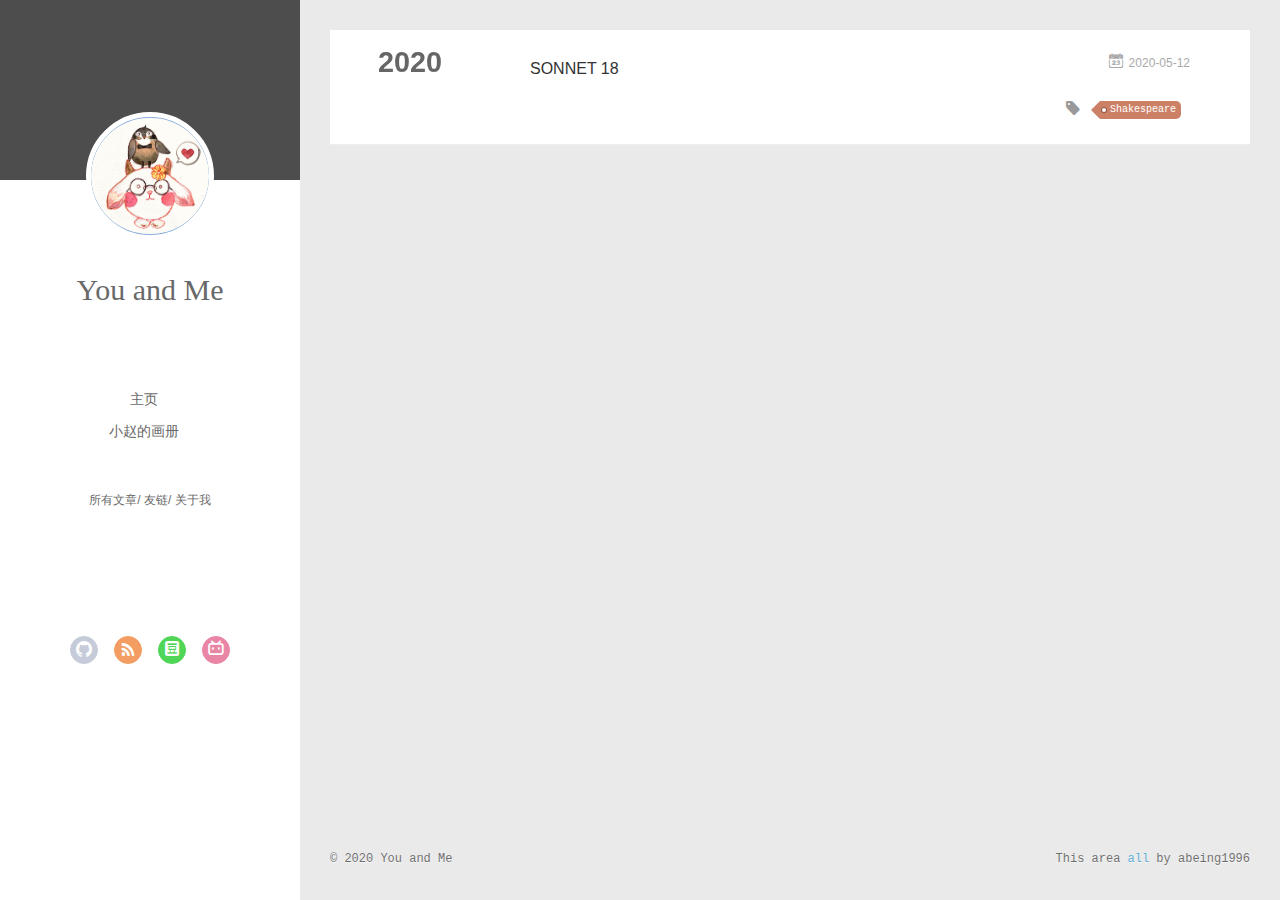
<file: archives/2020/05/index.html>
<!DOCTYPE html>
<html>
<head>
  <meta charset="utf-8">
  
  <meta name="renderer" content="webkit">
  <meta http-equiv="X-UA-Compatible" content="IE=edge" >
  <link rel="dns-prefetch" href="http://yoursite.com">
  <title>Archives: 2020/5 | CharingCrossRoad53</title>
  <meta name="viewport" content="width=device-width, initial-scale=1, maximum-scale=1">
  <meta property="og:type" content="website">
<meta property="og:title" content="CharingCrossRoad53">
<meta property="og:url" content="http://yoursite.com/archives/2020/05/index.html">
<meta property="og:site_name" content="CharingCrossRoad53">
<meta property="og:locale" content="en_US">
<meta property="article:author" content="You and Me">
<meta name="twitter:card" content="summary">
  
    <link rel="alternative" href="/atom.xml" title="CharingCrossRoad53" type="application/atom+xml">
  
  
    <link rel="icon" href="/img/favicon.png">
  
  <link rel="stylesheet" type="text/css" href="/./main.0cf68a.css">
  
    <link rel="stylesheet" type="text/css" href="/./avatarrotation.css">
  
  <style type="text/css">
  
    #container.show {
      background: linear-gradient(200deg,#a0cfe4,#e8c37e);
    }
  </style>
  

  

<meta name="generator" content="Hexo 4.2.0"></head>

<body>
  <div id="container" q-class="show:isCtnShow">
    <canvas id="anm-canvas" class="anm-canvas"></canvas>
    <div class="left-col" q-class="show:isShow">
      
<div class="overlay" style="background: #4d4d4d">
</div>
<div class="intrude-less">
	<header id="header" class="inner">
		<a href="/" class="profilepic">
			<img src="/img/avatar.jpg" class="js-avatar">
		</a>
		<hgroup>
			<h1 class="header-author"><a href="/">You and Me</a></h1>
		</hgroup>
		

		<nav class="header-menu">
			<ul>
			
		<li><a href="/">主页</a></li>
		
		<li><a href="/photos/">小赵的画册</a></li>
		
			</ul>
		</nav>
		<nav class="header-smart-menu">
    		
		
		<a q-on="click: openSlider(e, 'innerArchive')" href="javascript:void(0)">所有文章</a>
		
		
		
		<a q-on="click: openSlider(e, 'friends')" href="javascript:void(0)">友链</a>
		
		
		
		<a q-on="click: openSlider(e, 'aboutme')" href="javascript:void(0)">关于我</a>
		
		
		</nav>
		<div>
			<iframe frameborder="no" border="0" marginwidth="0" marginheight="0" width=230 height=86 src="//music.163.com/outchain/player?type=2&id=27646215&auto=1&height=66"></iframe>	
		</div>
		<nav class="header-nav">
			<div class="social">
				
		<a class="github" target="_blank" href="https://github.com/CharingCrossRoad53" title="github"><i
				class="icon-github"></i></a>
		
		<a class="rss" target="_blank" href="#" title="rss"><i
				class="icon-rss"></i></a>
		
		<a class="douban" target="_blank" href="https://movie.douban.com/" title="douban"><i
				class="icon-douban"></i></a>
		
		<a class="bilibili" target="_blank" href="https://www.bilibili.com/" title="bilibili"><i
				class="icon-bilibili"></i></a>
		
			
		</nav>
	</header>
</div>
    </div>
    <div class="mid-col" q-class="show:isShow,hide:isShow|isFalse">
      
<nav id="mobile-nav">
  	<div class="overlay js-overlay" style="background: #4d4d4d"></div>
	<div class="btnctn js-mobile-btnctn">
  		<div class="slider-trigger list" q-on="click: openSlider(e)"><i class="icon icon-sort"></i></div>
	</div>
	<div class="intrude-less">
		<header id="header" class="inner">
			<div class="profilepic">
				<img src="/img/avatar.jpg" class="js-avatar">
			</div>
			<hgroup>
			  <h1 class="header-author js-header-author">You and Me</h1>
			</hgroup>
			
			
			
				
			
				
			
			
			
			<nav class="header-nav">
				<div class="social">
					
						<a class="github" target="_blank" href="https://github.com/CharingCrossRoad53" title="github"><i class="icon-github"></i></a>
			        
						<a class="rss" target="_blank" href="#" title="rss"><i class="icon-rss"></i></a>
			        
						<a class="douban" target="_blank" href="https://movie.douban.com/" title="douban"><i class="icon-douban"></i></a>
			        
						<a class="bilibili" target="_blank" href="https://www.bilibili.com/" title="bilibili"><i class="icon-bilibili"></i></a>
			        
				</div>
			</nav>

			<nav class="header-menu js-header-menu">
				<ul style="width: 50%">
				
				
					<li style="width: 50%"><a href="/">主页</a></li>
		        
					<li style="width: 50%"><a href="/photos/">小赵的画册</a></li>
		        
				</ul>
			</nav>
		</header>				
	</div>
	<div class="mobile-mask" style="display:none" q-show="isShow"></div>
</nav>

      <div id="wrapper" class="body-wrap">
        <div class="menu-l">
          <div class="canvas-wrap">
            <canvas data-colors="#eaeaea" data-sectionHeight="100" data-contentId="js-content" id="myCanvas1" class="anm-canvas"></canvas>
          </div>
          <div id="js-content" class="content-ll">
            
  
  
    
    
      
      
      <section class="archives-wrap">
        <div class="archive-year-wrap">
          <a href="/archives/2020" class="archive-year">2020</a>
        </div>
        <div class="archives">
    
    <article class="archive-article archive-type-post">
  <div class="archive-article-inner">
    <header class="archive-article-header">
      	<div class="article-meta">
	      	<a href="/2020/05/12/sonnet18/" class="archive-article-date">
  	<time datetime="2020-05-12T02:22:18.000Z" itemprop="datePublished"><i class="icon-calendar icon"></i>2020-05-12</time>
</a>
        </div>
    	 
  
    <h1 itemprop="name">
      <a class="archive-article-title" href="/2020/05/12/sonnet18/">SONNET 18</a>
    </h1>
  

        <div class="article-info info-on-right">
          
	<div class="article-tag tagcloud">
		<i class="icon-price-tags icon"></i>
		<ul class="article-tag-list">
			 
        		<li class="article-tag-list-item">
        			<a href="javascript:void(0)" class="js-tag article-tag-list-link color2">Shakespeare</a>
        		</li>
      		
		</ul>
	</div>

          

        </div>
        <div class="clearfix"></div>
    </header>
  </div>
</article>
  
  
    </div></section>
  

    


          </div>
        </div>
      </div>
      <footer id="footer">
  <div class="outer">
    <div id="footer-info">
    	<div class="footer-left">
    		&copy; 2020 You and Me
    	</div>
      	<div class="footer-right">
      		This area <a href="https://charingcrossroad53.github.io/" target="_blank">all</a> by abeing1996
      	</div>
    </div>
  </div>
</footer>
    </div>
    <script>
	var yiliaConfig = {
		mathjax: false,
		isHome: false,
		isPost: false,
		isArchive: true,
		isTag: false,
		isCategory: false,
		open_in_new: false,
		toc_hide_index: true,
		root: "/",
		innerArchive: true,
		showTags: false
	}
</script>

<script>!function(t){function n(e){if(r[e])return r[e].exports;var i=r[e]={exports:{},id:e,loaded:!1};return t[e].call(i.exports,i,i.exports,n),i.loaded=!0,i.exports}var r={};n.m=t,n.c=r,n.p="./",n(0)}([function(t,n,r){r(195),t.exports=r(191)},function(t,n,r){var e=r(3),i=r(52),o=r(27),u=r(28),c=r(53),f="prototype",a=function(t,n,r){var s,l,h,v,p=t&a.F,d=t&a.G,y=t&a.S,g=t&a.P,b=t&a.B,m=d?e:y?e[n]||(e[n]={}):(e[n]||{})[f],x=d?i:i[n]||(i[n]={}),w=x[f]||(x[f]={});d&&(r=n);for(s in r)l=!p&&m&&void 0!==m[s],h=(l?m:r)[s],v=b&&l?c(h,e):g&&"function"==typeof h?c(Function.call,h):h,m&&u(m,s,h,t&a.U),x[s]!=h&&o(x,s,v),g&&w[s]!=h&&(w[s]=h)};e.core=i,a.F=1,a.G=2,a.S=4,a.P=8,a.B=16,a.W=32,a.U=64,a.R=128,t.exports=a},function(t,n,r){var e=r(6);t.exports=function(t){if(!e(t))throw TypeError(t+" is not an object!");return t}},function(t,n){var r=t.exports="undefined"!=typeof window&&window.Math==Math?window:"undefined"!=typeof self&&self.Math==Math?self:Function("return this")();"number"==typeof __g&&(__g=r)},function(t,n){t.exports=function(t){try{return!!t()}catch(t){return!0}}},function(t,n){var r=t.exports="undefined"!=typeof window&&window.Math==Math?window:"undefined"!=typeof self&&self.Math==Math?self:Function("return this")();"number"==typeof __g&&(__g=r)},function(t,n){t.exports=function(t){return"object"==typeof t?null!==t:"function"==typeof t}},function(t,n,r){var e=r(126)("wks"),i=r(76),o=r(3).Symbol,u="function"==typeof o;(t.exports=function(t){return e[t]||(e[t]=u&&o[t]||(u?o:i)("Symbol."+t))}).store=e},function(t,n){var r={}.hasOwnProperty;t.exports=function(t,n){return r.call(t,n)}},function(t,n,r){var e=r(94),i=r(33);t.exports=function(t){return e(i(t))}},function(t,n,r){t.exports=!r(4)(function(){return 7!=Object.defineProperty({},"a",{get:function(){return 7}}).a})},function(t,n,r){var e=r(2),i=r(167),o=r(50),u=Object.defineProperty;n.f=r(10)?Object.defineProperty:function(t,n,r){if(e(t),n=o(n,!0),e(r),i)try{return u(t,n,r)}catch(t){}if("get"in r||"set"in r)throw TypeError("Accessors not supported!");return"value"in r&&(t[n]=r.value),t}},function(t,n,r){t.exports=!r(18)(function(){return 7!=Object.defineProperty({},"a",{get:function(){return 7}}).a})},function(t,n,r){var e=r(14),i=r(22);t.exports=r(12)?function(t,n,r){return e.f(t,n,i(1,r))}:function(t,n,r){return t[n]=r,t}},function(t,n,r){var e=r(20),i=r(58),o=r(42),u=Object.defineProperty;n.f=r(12)?Object.defineProperty:function(t,n,r){if(e(t),n=o(n,!0),e(r),i)try{return u(t,n,r)}catch(t){}if("get"in r||"set"in r)throw TypeError("Accessors not supported!");return"value"in r&&(t[n]=r.value),t}},function(t,n,r){var e=r(40)("wks"),i=r(23),o=r(5).Symbol,u="function"==typeof o;(t.exports=function(t){return e[t]||(e[t]=u&&o[t]||(u?o:i)("Symbol."+t))}).store=e},function(t,n,r){var e=r(67),i=Math.min;t.exports=function(t){return t>0?i(e(t),9007199254740991):0}},function(t,n,r){var e=r(46);t.exports=function(t){return Object(e(t))}},function(t,n){t.exports=function(t){try{return!!t()}catch(t){return!0}}},function(t,n,r){var e=r(63),i=r(34);t.exports=Object.keys||function(t){return e(t,i)}},function(t,n,r){var e=r(21);t.exports=function(t){if(!e(t))throw TypeError(t+" is not an object!");return t}},function(t,n){t.exports=function(t){return"object"==typeof t?null!==t:"function"==typeof t}},function(t,n){t.exports=function(t,n){return{enumerable:!(1&t),configurable:!(2&t),writable:!(4&t),value:n}}},function(t,n){var r=0,e=Math.random();t.exports=function(t){return"Symbol(".concat(void 0===t?"":t,")_",(++r+e).toString(36))}},function(t,n){var r={}.hasOwnProperty;t.exports=function(t,n){return r.call(t,n)}},function(t,n){var r=t.exports={version:"2.4.0"};"number"==typeof __e&&(__e=r)},function(t,n){t.exports=function(t){if("function"!=typeof t)throw TypeError(t+" is not a function!");return t}},function(t,n,r){var e=r(11),i=r(66);t.exports=r(10)?function(t,n,r){return e.f(t,n,i(1,r))}:function(t,n,r){return t[n]=r,t}},function(t,n,r){var e=r(3),i=r(27),o=r(24),u=r(76)("src"),c="toString",f=Function[c],a=(""+f).split(c);r(52).inspectSource=function(t){return f.call(t)},(t.exports=function(t,n,r,c){var f="function"==typeof r;f&&(o(r,"name")||i(r,"name",n)),t[n]!==r&&(f&&(o(r,u)||i(r,u,t[n]?""+t[n]:a.join(String(n)))),t===e?t[n]=r:c?t[n]?t[n]=r:i(t,n,r):(delete t[n],i(t,n,r)))})(Function.prototype,c,function(){return"function"==typeof this&&this[u]||f.call(this)})},function(t,n,r){var e=r(1),i=r(4),o=r(46),u=function(t,n,r,e){var i=String(o(t)),u="<"+n;return""!==r&&(u+=" "+r+'="'+String(e).replace(/"/g,"&quot;")+'"'),u+">"+i+"</"+n+">"};t.exports=function(t,n){var r={};r[t]=n(u),e(e.P+e.F*i(function(){var n=""[t]('"');return n!==n.toLowerCase()||n.split('"').length>3}),"String",r)}},function(t,n,r){var e=r(115),i=r(46);t.exports=function(t){return e(i(t))}},function(t,n,r){var e=r(116),i=r(66),o=r(30),u=r(50),c=r(24),f=r(167),a=Object.getOwnPropertyDescriptor;n.f=r(10)?a:function(t,n){if(t=o(t),n=u(n,!0),f)try{return a(t,n)}catch(t){}if(c(t,n))return i(!e.f.call(t,n),t[n])}},function(t,n,r){var e=r(24),i=r(17),o=r(145)("IE_PROTO"),u=Object.prototype;t.exports=Object.getPrototypeOf||function(t){return t=i(t),e(t,o)?t[o]:"function"==typeof t.constructor&&t instanceof t.constructor?t.constructor.prototype:t instanceof Object?u:null}},function(t,n){t.exports=function(t){if(void 0==t)throw TypeError("Can't call method on  "+t);return t}},function(t,n){t.exports="constructor,hasOwnProperty,isPrototypeOf,propertyIsEnumerable,toLocaleString,toString,valueOf".split(",")},function(t,n){t.exports={}},function(t,n){t.exports=!0},function(t,n){n.f={}.propertyIsEnumerable},function(t,n,r){var e=r(14).f,i=r(8),o=r(15)("toStringTag");t.exports=function(t,n,r){t&&!i(t=r?t:t.prototype,o)&&e(t,o,{configurable:!0,value:n})}},function(t,n,r){var e=r(40)("keys"),i=r(23);t.exports=function(t){return e[t]||(e[t]=i(t))}},function(t,n,r){var e=r(5),i="__core-js_shared__",o=e[i]||(e[i]={});t.exports=function(t){return o[t]||(o[t]={})}},function(t,n){var r=Math.ceil,e=Math.floor;t.exports=function(t){return isNaN(t=+t)?0:(t>0?e:r)(t)}},function(t,n,r){var e=r(21);t.exports=function(t,n){if(!e(t))return t;var r,i;if(n&&"function"==typeof(r=t.toString)&&!e(i=r.call(t)))return i;if("function"==typeof(r=t.valueOf)&&!e(i=r.call(t)))return i;if(!n&&"function"==typeof(r=t.toString)&&!e(i=r.call(t)))return i;throw TypeError("Can't convert object to primitive value")}},function(t,n,r){var e=r(5),i=r(25),o=r(36),u=r(44),c=r(14).f;t.exports=function(t){var n=i.Symbol||(i.Symbol=o?{}:e.Symbol||{});"_"==t.charAt(0)||t in n||c(n,t,{value:u.f(t)})}},function(t,n,r){n.f=r(15)},function(t,n){var r={}.toString;t.exports=function(t){return r.call(t).slice(8,-1)}},function(t,n){t.exports=function(t){if(void 0==t)throw TypeError("Can't call method on  "+t);return t}},function(t,n,r){var e=r(4);t.exports=function(t,n){return!!t&&e(function(){n?t.call(null,function(){},1):t.call(null)})}},function(t,n,r){var e=r(53),i=r(115),o=r(17),u=r(16),c=r(203);t.exports=function(t,n){var r=1==t,f=2==t,a=3==t,s=4==t,l=6==t,h=5==t||l,v=n||c;return function(n,c,p){for(var d,y,g=o(n),b=i(g),m=e(c,p,3),x=u(b.length),w=0,S=r?v(n,x):f?v(n,0):void 0;x>w;w++)if((h||w in b)&&(d=b[w],y=m(d,w,g),t))if(r)S[w]=y;else if(y)switch(t){case 3:return!0;case 5:return d;case 6:return w;case 2:S.push(d)}else if(s)return!1;return l?-1:a||s?s:S}}},function(t,n,r){var e=r(1),i=r(52),o=r(4);t.exports=function(t,n){var r=(i.Object||{})[t]||Object[t],u={};u[t]=n(r),e(e.S+e.F*o(function(){r(1)}),"Object",u)}},function(t,n,r){var e=r(6);t.exports=function(t,n){if(!e(t))return t;var r,i;if(n&&"function"==typeof(r=t.toString)&&!e(i=r.call(t)))return i;if("function"==typeof(r=t.valueOf)&&!e(i=r.call(t)))return i;if(!n&&"function"==typeof(r=t.toString)&&!e(i=r.call(t)))return i;throw TypeError("Can't convert object to primitive value")}},function(t,n,r){var e=r(5),i=r(25),o=r(91),u=r(13),c="prototype",f=function(t,n,r){var a,s,l,h=t&f.F,v=t&f.G,p=t&f.S,d=t&f.P,y=t&f.B,g=t&f.W,b=v?i:i[n]||(i[n]={}),m=b[c],x=v?e:p?e[n]:(e[n]||{})[c];v&&(r=n);for(a in r)(s=!h&&x&&void 0!==x[a])&&a in b||(l=s?x[a]:r[a],b[a]=v&&"function"!=typeof x[a]?r[a]:y&&s?o(l,e):g&&x[a]==l?function(t){var n=function(n,r,e){if(this instanceof t){switch(arguments.length){case 0:return new t;case 1:return new t(n);case 2:return new t(n,r)}return new t(n,r,e)}return t.apply(this,arguments)};return n[c]=t[c],n}(l):d&&"function"==typeof l?o(Function.call,l):l,d&&((b.virtual||(b.virtual={}))[a]=l,t&f.R&&m&&!m[a]&&u(m,a,l)))};f.F=1,f.G=2,f.S=4,f.P=8,f.B=16,f.W=32,f.U=64,f.R=128,t.exports=f},function(t,n){var r=t.exports={version:"2.4.0"};"number"==typeof __e&&(__e=r)},function(t,n,r){var e=r(26);t.exports=function(t,n,r){if(e(t),void 0===n)return t;switch(r){case 1:return function(r){return t.call(n,r)};case 2:return function(r,e){return t.call(n,r,e)};case 3:return function(r,e,i){return t.call(n,r,e,i)}}return function(){return t.apply(n,arguments)}}},function(t,n,r){var e=r(183),i=r(1),o=r(126)("metadata"),u=o.store||(o.store=new(r(186))),c=function(t,n,r){var i=u.get(t);if(!i){if(!r)return;u.set(t,i=new e)}var o=i.get(n);if(!o){if(!r)return;i.set(n,o=new e)}return o},f=function(t,n,r){var e=c(n,r,!1);return void 0!==e&&e.has(t)},a=function(t,n,r){var e=c(n,r,!1);return void 0===e?void 0:e.get(t)},s=function(t,n,r,e){c(r,e,!0).set(t,n)},l=function(t,n){var r=c(t,n,!1),e=[];return r&&r.forEach(function(t,n){e.push(n)}),e},h=function(t){return void 0===t||"symbol"==typeof t?t:String(t)},v=function(t){i(i.S,"Reflect",t)};t.exports={store:u,map:c,has:f,get:a,set:s,keys:l,key:h,exp:v}},function(t,n,r){"use strict";if(r(10)){var e=r(69),i=r(3),o=r(4),u=r(1),c=r(127),f=r(152),a=r(53),s=r(68),l=r(66),h=r(27),v=r(73),p=r(67),d=r(16),y=r(75),g=r(50),b=r(24),m=r(180),x=r(114),w=r(6),S=r(17),_=r(137),O=r(70),E=r(32),P=r(71).f,j=r(154),F=r(76),M=r(7),A=r(48),N=r(117),T=r(146),I=r(155),k=r(80),L=r(123),R=r(74),C=r(130),D=r(160),U=r(11),W=r(31),G=U.f,B=W.f,V=i.RangeError,z=i.TypeError,q=i.Uint8Array,K="ArrayBuffer",J="Shared"+K,Y="BYTES_PER_ELEMENT",H="prototype",$=Array[H],X=f.ArrayBuffer,Q=f.DataView,Z=A(0),tt=A(2),nt=A(3),rt=A(4),et=A(5),it=A(6),ot=N(!0),ut=N(!1),ct=I.values,ft=I.keys,at=I.entries,st=$.lastIndexOf,lt=$.reduce,ht=$.reduceRight,vt=$.join,pt=$.sort,dt=$.slice,yt=$.toString,gt=$.toLocaleString,bt=M("iterator"),mt=M("toStringTag"),xt=F("typed_constructor"),wt=F("def_constructor"),St=c.CONSTR,_t=c.TYPED,Ot=c.VIEW,Et="Wrong length!",Pt=A(1,function(t,n){return Tt(T(t,t[wt]),n)}),jt=o(function(){return 1===new q(new Uint16Array([1]).buffer)[0]}),Ft=!!q&&!!q[H].set&&o(function(){new q(1).set({})}),Mt=function(t,n){if(void 0===t)throw z(Et);var r=+t,e=d(t);if(n&&!m(r,e))throw V(Et);return e},At=function(t,n){var r=p(t);if(r<0||r%n)throw V("Wrong offset!");return r},Nt=function(t){if(w(t)&&_t in t)return t;throw z(t+" is not a typed array!")},Tt=function(t,n){if(!(w(t)&&xt in t))throw z("It is not a typed array constructor!");return new t(n)},It=function(t,n){return kt(T(t,t[wt]),n)},kt=function(t,n){for(var r=0,e=n.length,i=Tt(t,e);e>r;)i[r]=n[r++];return i},Lt=function(t,n,r){G(t,n,{get:function(){return this._d[r]}})},Rt=function(t){var n,r,e,i,o,u,c=S(t),f=arguments.length,s=f>1?arguments[1]:void 0,l=void 0!==s,h=j(c);if(void 0!=h&&!_(h)){for(u=h.call(c),e=[],n=0;!(o=u.next()).done;n++)e.push(o.value);c=e}for(l&&f>2&&(s=a(s,arguments[2],2)),n=0,r=d(c.length),i=Tt(this,r);r>n;n++)i[n]=l?s(c[n],n):c[n];return i},Ct=function(){for(var t=0,n=arguments.length,r=Tt(this,n);n>t;)r[t]=arguments[t++];return r},Dt=!!q&&o(function(){gt.call(new q(1))}),Ut=function(){return gt.apply(Dt?dt.call(Nt(this)):Nt(this),arguments)},Wt={copyWithin:function(t,n){return D.call(Nt(this),t,n,arguments.length>2?arguments[2]:void 0)},every:function(t){return rt(Nt(this),t,arguments.length>1?arguments[1]:void 0)},fill:function(t){return C.apply(Nt(this),arguments)},filter:function(t){return It(this,tt(Nt(this),t,arguments.length>1?arguments[1]:void 0))},find:function(t){return et(Nt(this),t,arguments.length>1?arguments[1]:void 0)},findIndex:function(t){return it(Nt(this),t,arguments.length>1?arguments[1]:void 0)},forEach:function(t){Z(Nt(this),t,arguments.length>1?arguments[1]:void 0)},indexOf:function(t){return ut(Nt(this),t,arguments.length>1?arguments[1]:void 0)},includes:function(t){return ot(Nt(this),t,arguments.length>1?arguments[1]:void 0)},join:function(t){return vt.apply(Nt(this),arguments)},lastIndexOf:function(t){return st.apply(Nt(this),arguments)},map:function(t){return Pt(Nt(this),t,arguments.length>1?arguments[1]:void 0)},reduce:function(t){return lt.apply(Nt(this),arguments)},reduceRight:function(t){return ht.apply(Nt(this),arguments)},reverse:function(){for(var t,n=this,r=Nt(n).length,e=Math.floor(r/2),i=0;i<e;)t=n[i],n[i++]=n[--r],n[r]=t;return n},some:function(t){return nt(Nt(this),t,arguments.length>1?arguments[1]:void 0)},sort:function(t){return pt.call(Nt(this),t)},subarray:function(t,n){var r=Nt(this),e=r.length,i=y(t,e);return new(T(r,r[wt]))(r.buffer,r.byteOffset+i*r.BYTES_PER_ELEMENT,d((void 0===n?e:y(n,e))-i))}},Gt=function(t,n){return It(this,dt.call(Nt(this),t,n))},Bt=function(t){Nt(this);var n=At(arguments[1],1),r=this.length,e=S(t),i=d(e.length),o=0;if(i+n>r)throw V(Et);for(;o<i;)this[n+o]=e[o++]},Vt={entries:function(){return at.call(Nt(this))},keys:function(){return ft.call(Nt(this))},values:function(){return ct.call(Nt(this))}},zt=function(t,n){return w(t)&&t[_t]&&"symbol"!=typeof n&&n in t&&String(+n)==String(n)},qt=function(t,n){return zt(t,n=g(n,!0))?l(2,t[n]):B(t,n)},Kt=function(t,n,r){return!(zt(t,n=g(n,!0))&&w(r)&&b(r,"value"))||b(r,"get")||b(r,"set")||r.configurable||b(r,"writable")&&!r.writable||b(r,"enumerable")&&!r.enumerable?G(t,n,r):(t[n]=r.value,t)};St||(W.f=qt,U.f=Kt),u(u.S+u.F*!St,"Object",{getOwnPropertyDescriptor:qt,defineProperty:Kt}),o(function(){yt.call({})})&&(yt=gt=function(){return vt.call(this)});var Jt=v({},Wt);v(Jt,Vt),h(Jt,bt,Vt.values),v(Jt,{slice:Gt,set:Bt,constructor:function(){},toString:yt,toLocaleString:Ut}),Lt(Jt,"buffer","b"),Lt(Jt,"byteOffset","o"),Lt(Jt,"byteLength","l"),Lt(Jt,"length","e"),G(Jt,mt,{get:function(){return this[_t]}}),t.exports=function(t,n,r,f){f=!!f;var a=t+(f?"Clamped":"")+"Array",l="Uint8Array"!=a,v="get"+t,p="set"+t,y=i[a],g=y||{},b=y&&E(y),m=!y||!c.ABV,S={},_=y&&y[H],j=function(t,r){var e=t._d;return e.v[v](r*n+e.o,jt)},F=function(t,r,e){var i=t._d;f&&(e=(e=Math.round(e))<0?0:e>255?255:255&e),i.v[p](r*n+i.o,e,jt)},M=function(t,n){G(t,n,{get:function(){return j(this,n)},set:function(t){return F(this,n,t)},enumerable:!0})};m?(y=r(function(t,r,e,i){s(t,y,a,"_d");var o,u,c,f,l=0,v=0;if(w(r)){if(!(r instanceof X||(f=x(r))==K||f==J))return _t in r?kt(y,r):Rt.call(y,r);o=r,v=At(e,n);var p=r.byteLength;if(void 0===i){if(p%n)throw V(Et);if((u=p-v)<0)throw V(Et)}else if((u=d(i)*n)+v>p)throw V(Et);c=u/n}else c=Mt(r,!0),u=c*n,o=new X(u);for(h(t,"_d",{b:o,o:v,l:u,e:c,v:new Q(o)});l<c;)M(t,l++)}),_=y[H]=O(Jt),h(_,"constructor",y)):L(function(t){new y(null),new y(t)},!0)||(y=r(function(t,r,e,i){s(t,y,a);var o;return w(r)?r instanceof X||(o=x(r))==K||o==J?void 0!==i?new g(r,At(e,n),i):void 0!==e?new g(r,At(e,n)):new g(r):_t in r?kt(y,r):Rt.call(y,r):new g(Mt(r,l))}),Z(b!==Function.prototype?P(g).concat(P(b)):P(g),function(t){t in y||h(y,t,g[t])}),y[H]=_,e||(_.constructor=y));var A=_[bt],N=!!A&&("values"==A.name||void 0==A.name),T=Vt.values;h(y,xt,!0),h(_,_t,a),h(_,Ot,!0),h(_,wt,y),(f?new y(1)[mt]==a:mt in _)||G(_,mt,{get:function(){return a}}),S[a]=y,u(u.G+u.W+u.F*(y!=g),S),u(u.S,a,{BYTES_PER_ELEMENT:n,from:Rt,of:Ct}),Y in _||h(_,Y,n),u(u.P,a,Wt),R(a),u(u.P+u.F*Ft,a,{set:Bt}),u(u.P+u.F*!N,a,Vt),u(u.P+u.F*(_.toString!=yt),a,{toString:yt}),u(u.P+u.F*o(function(){new y(1).slice()}),a,{slice:Gt}),u(u.P+u.F*(o(function(){return[1,2].toLocaleString()!=new y([1,2]).toLocaleString()})||!o(function(){_.toLocaleString.call([1,2])})),a,{toLocaleString:Ut}),k[a]=N?A:T,e||N||h(_,bt,T)}}else t.exports=function(){}},function(t,n){var r={}.toString;t.exports=function(t){return r.call(t).slice(8,-1)}},function(t,n,r){var e=r(21),i=r(5).document,o=e(i)&&e(i.createElement);t.exports=function(t){return o?i.createElement(t):{}}},function(t,n,r){t.exports=!r(12)&&!r(18)(function(){return 7!=Object.defineProperty(r(57)("div"),"a",{get:function(){return 7}}).a})},function(t,n,r){"use strict";var e=r(36),i=r(51),o=r(64),u=r(13),c=r(8),f=r(35),a=r(96),s=r(38),l=r(103),h=r(15)("iterator"),v=!([].keys&&"next"in[].keys()),p="keys",d="values",y=function(){return this};t.exports=function(t,n,r,g,b,m,x){a(r,n,g);var w,S,_,O=function(t){if(!v&&t in F)return F[t];switch(t){case p:case d:return function(){return new r(this,t)}}return function(){return new r(this,t)}},E=n+" Iterator",P=b==d,j=!1,F=t.prototype,M=F[h]||F["@@iterator"]||b&&F[b],A=M||O(b),N=b?P?O("entries"):A:void 0,T="Array"==n?F.entries||M:M;if(T&&(_=l(T.call(new t)))!==Object.prototype&&(s(_,E,!0),e||c(_,h)||u(_,h,y)),P&&M&&M.name!==d&&(j=!0,A=function(){return M.call(this)}),e&&!x||!v&&!j&&F[h]||u(F,h,A),f[n]=A,f[E]=y,b)if(w={values:P?A:O(d),keys:m?A:O(p),entries:N},x)for(S in w)S in F||o(F,S,w[S]);else i(i.P+i.F*(v||j),n,w);return w}},function(t,n,r){var e=r(20),i=r(100),o=r(34),u=r(39)("IE_PROTO"),c=function(){},f="prototype",a=function(){var t,n=r(57)("iframe"),e=o.length;for(n.style.display="none",r(93).appendChild(n),n.src="javascript:",t=n.contentWindow.document,t.open(),t.write("<script>document.F=Object<\/script>"),t.close(),a=t.F;e--;)delete a[f][o[e]];return a()};t.exports=Object.create||function(t,n){var r;return null!==t?(c[f]=e(t),r=new c,c[f]=null,r[u]=t):r=a(),void 0===n?r:i(r,n)}},function(t,n,r){var e=r(63),i=r(34).concat("length","prototype");n.f=Object.getOwnPropertyNames||function(t){return e(t,i)}},function(t,n){n.f=Object.getOwnPropertySymbols},function(t,n,r){var e=r(8),i=r(9),o=r(90)(!1),u=r(39)("IE_PROTO");t.exports=function(t,n){var r,c=i(t),f=0,a=[];for(r in c)r!=u&&e(c,r)&&a.push(r);for(;n.length>f;)e(c,r=n[f++])&&(~o(a,r)||a.push(r));return a}},function(t,n,r){t.exports=r(13)},function(t,n,r){var e=r(76)("meta"),i=r(6),o=r(24),u=r(11).f,c=0,f=Object.isExtensible||function(){return!0},a=!r(4)(function(){return f(Object.preventExtensions({}))}),s=function(t){u(t,e,{value:{i:"O"+ ++c,w:{}}})},l=function(t,n){if(!i(t))return"symbol"==typeof t?t:("string"==typeof t?"S":"P")+t;if(!o(t,e)){if(!f(t))return"F";if(!n)return"E";s(t)}return t[e].i},h=function(t,n){if(!o(t,e)){if(!f(t))return!0;if(!n)return!1;s(t)}return t[e].w},v=function(t){return a&&p.NEED&&f(t)&&!o(t,e)&&s(t),t},p=t.exports={KEY:e,NEED:!1,fastKey:l,getWeak:h,onFreeze:v}},function(t,n){t.exports=function(t,n){return{enumerable:!(1&t),configurable:!(2&t),writable:!(4&t),value:n}}},function(t,n){var r=Math.ceil,e=Math.floor;t.exports=function(t){return isNaN(t=+t)?0:(t>0?e:r)(t)}},function(t,n){t.exports=function(t,n,r,e){if(!(t instanceof n)||void 0!==e&&e in t)throw TypeError(r+": incorrect invocation!");return t}},function(t,n){t.exports=!1},function(t,n,r){var e=r(2),i=r(173),o=r(133),u=r(145)("IE_PROTO"),c=function(){},f="prototype",a=function(){var t,n=r(132)("iframe"),e=o.length;for(n.style.display="none",r(135).appendChild(n),n.src="javascript:",t=n.contentWindow.document,t.open(),t.write("<script>document.F=Object<\/script>"),t.close(),a=t.F;e--;)delete a[f][o[e]];return a()};t.exports=Object.create||function(t,n){var r;return null!==t?(c[f]=e(t),r=new c,c[f]=null,r[u]=t):r=a(),void 0===n?r:i(r,n)}},function(t,n,r){var e=r(175),i=r(133).concat("length","prototype");n.f=Object.getOwnPropertyNames||function(t){return e(t,i)}},function(t,n,r){var e=r(175),i=r(133);t.exports=Object.keys||function(t){return e(t,i)}},function(t,n,r){var e=r(28);t.exports=function(t,n,r){for(var i in n)e(t,i,n[i],r);return t}},function(t,n,r){"use strict";var e=r(3),i=r(11),o=r(10),u=r(7)("species");t.exports=function(t){var n=e[t];o&&n&&!n[u]&&i.f(n,u,{configurable:!0,get:function(){return this}})}},function(t,n,r){var e=r(67),i=Math.max,o=Math.min;t.exports=function(t,n){return t=e(t),t<0?i(t+n,0):o(t,n)}},function(t,n){var r=0,e=Math.random();t.exports=function(t){return"Symbol(".concat(void 0===t?"":t,")_",(++r+e).toString(36))}},function(t,n,r){var e=r(33);t.exports=function(t){return Object(e(t))}},function(t,n,r){var e=r(7)("unscopables"),i=Array.prototype;void 0==i[e]&&r(27)(i,e,{}),t.exports=function(t){i[e][t]=!0}},function(t,n,r){var e=r(53),i=r(169),o=r(137),u=r(2),c=r(16),f=r(154),a={},s={},n=t.exports=function(t,n,r,l,h){var v,p,d,y,g=h?function(){return t}:f(t),b=e(r,l,n?2:1),m=0;if("function"!=typeof g)throw TypeError(t+" is not iterable!");if(o(g)){for(v=c(t.length);v>m;m++)if((y=n?b(u(p=t[m])[0],p[1]):b(t[m]))===a||y===s)return y}else for(d=g.call(t);!(p=d.next()).done;)if((y=i(d,b,p.value,n))===a||y===s)return y};n.BREAK=a,n.RETURN=s},function(t,n){t.exports={}},function(t,n,r){var e=r(11).f,i=r(24),o=r(7)("toStringTag");t.exports=function(t,n,r){t&&!i(t=r?t:t.prototype,o)&&e(t,o,{configurable:!0,value:n})}},function(t,n,r){var e=r(1),i=r(46),o=r(4),u=r(150),c="["+u+"]",f="​",a=RegExp("^"+c+c+"*"),s=RegExp(c+c+"*$"),l=function(t,n,r){var i={},c=o(function(){return!!u[t]()||f[t]()!=f}),a=i[t]=c?n(h):u[t];r&&(i[r]=a),e(e.P+e.F*c,"String",i)},h=l.trim=function(t,n){return t=String(i(t)),1&n&&(t=t.replace(a,"")),2&n&&(t=t.replace(s,"")),t};t.exports=l},function(t,n,r){t.exports={default:r(86),__esModule:!0}},function(t,n,r){t.exports={default:r(87),__esModule:!0}},function(t,n,r){"use strict";function e(t){return t&&t.__esModule?t:{default:t}}n.__esModule=!0;var i=r(84),o=e(i),u=r(83),c=e(u),f="function"==typeof c.default&&"symbol"==typeof o.default?function(t){return typeof t}:function(t){return t&&"function"==typeof c.default&&t.constructor===c.default&&t!==c.default.prototype?"symbol":typeof t};n.default="function"==typeof c.default&&"symbol"===f(o.default)?function(t){return void 0===t?"undefined":f(t)}:function(t){return t&&"function"==typeof c.default&&t.constructor===c.default&&t!==c.default.prototype?"symbol":void 0===t?"undefined":f(t)}},function(t,n,r){r(110),r(108),r(111),r(112),t.exports=r(25).Symbol},function(t,n,r){r(109),r(113),t.exports=r(44).f("iterator")},function(t,n){t.exports=function(t){if("function"!=typeof t)throw TypeError(t+" is not a function!");return t}},function(t,n){t.exports=function(){}},function(t,n,r){var e=r(9),i=r(106),o=r(105);t.exports=function(t){return function(n,r,u){var c,f=e(n),a=i(f.length),s=o(u,a);if(t&&r!=r){for(;a>s;)if((c=f[s++])!=c)return!0}else for(;a>s;s++)if((t||s in f)&&f[s]===r)return t||s||0;return!t&&-1}}},function(t,n,r){var e=r(88);t.exports=function(t,n,r){if(e(t),void 0===n)return t;switch(r){case 1:return function(r){return t.call(n,r)};case 2:return function(r,e){return t.call(n,r,e)};case 3:return function(r,e,i){return t.call(n,r,e,i)}}return function(){return t.apply(n,arguments)}}},function(t,n,r){var e=r(19),i=r(62),o=r(37);t.exports=function(t){var n=e(t),r=i.f;if(r)for(var u,c=r(t),f=o.f,a=0;c.length>a;)f.call(t,u=c[a++])&&n.push(u);return n}},function(t,n,r){t.exports=r(5).document&&document.documentElement},function(t,n,r){var e=r(56);t.exports=Object("z").propertyIsEnumerable(0)?Object:function(t){return"String"==e(t)?t.split(""):Object(t)}},function(t,n,r){var e=r(56);t.exports=Array.isArray||function(t){return"Array"==e(t)}},function(t,n,r){"use strict";var e=r(60),i=r(22),o=r(38),u={};r(13)(u,r(15)("iterator"),function(){return this}),t.exports=function(t,n,r){t.prototype=e(u,{next:i(1,r)}),o(t,n+" Iterator")}},function(t,n){t.exports=function(t,n){return{value:n,done:!!t}}},function(t,n,r){var e=r(19),i=r(9);t.exports=function(t,n){for(var r,o=i(t),u=e(o),c=u.length,f=0;c>f;)if(o[r=u[f++]]===n)return r}},function(t,n,r){var e=r(23)("meta"),i=r(21),o=r(8),u=r(14).f,c=0,f=Object.isExtensible||function(){return!0},a=!r(18)(function(){return f(Object.preventExtensions({}))}),s=function(t){u(t,e,{value:{i:"O"+ ++c,w:{}}})},l=function(t,n){if(!i(t))return"symbol"==typeof t?t:("string"==typeof t?"S":"P")+t;if(!o(t,e)){if(!f(t))return"F";if(!n)return"E";s(t)}return t[e].i},h=function(t,n){if(!o(t,e)){if(!f(t))return!0;if(!n)return!1;s(t)}return t[e].w},v=function(t){return a&&p.NEED&&f(t)&&!o(t,e)&&s(t),t},p=t.exports={KEY:e,NEED:!1,fastKey:l,getWeak:h,onFreeze:v}},function(t,n,r){var e=r(14),i=r(20),o=r(19);t.exports=r(12)?Object.defineProperties:function(t,n){i(t);for(var r,u=o(n),c=u.length,f=0;c>f;)e.f(t,r=u[f++],n[r]);return t}},function(t,n,r){var e=r(37),i=r(22),o=r(9),u=r(42),c=r(8),f=r(58),a=Object.getOwnPropertyDescriptor;n.f=r(12)?a:function(t,n){if(t=o(t),n=u(n,!0),f)try{return a(t,n)}catch(t){}if(c(t,n))return i(!e.f.call(t,n),t[n])}},function(t,n,r){var e=r(9),i=r(61).f,o={}.toString,u="object"==typeof window&&window&&Object.getOwnPropertyNames?Object.getOwnPropertyNames(window):[],c=function(t){try{return i(t)}catch(t){return u.slice()}};t.exports.f=function(t){return u&&"[object Window]"==o.call(t)?c(t):i(e(t))}},function(t,n,r){var e=r(8),i=r(77),o=r(39)("IE_PROTO"),u=Object.prototype;t.exports=Object.getPrototypeOf||function(t){return t=i(t),e(t,o)?t[o]:"function"==typeof t.constructor&&t instanceof t.constructor?t.constructor.prototype:t instanceof Object?u:null}},function(t,n,r){var e=r(41),i=r(33);t.exports=function(t){return function(n,r){var o,u,c=String(i(n)),f=e(r),a=c.length;return f<0||f>=a?t?"":void 0:(o=c.charCodeAt(f),o<55296||o>56319||f+1===a||(u=c.charCodeAt(f+1))<56320||u>57343?t?c.charAt(f):o:t?c.slice(f,f+2):u-56320+(o-55296<<10)+65536)}}},function(t,n,r){var e=r(41),i=Math.max,o=Math.min;t.exports=function(t,n){return t=e(t),t<0?i(t+n,0):o(t,n)}},function(t,n,r){var e=r(41),i=Math.min;t.exports=function(t){return t>0?i(e(t),9007199254740991):0}},function(t,n,r){"use strict";var e=r(89),i=r(97),o=r(35),u=r(9);t.exports=r(59)(Array,"Array",function(t,n){this._t=u(t),this._i=0,this._k=n},function(){var t=this._t,n=this._k,r=this._i++;return!t||r>=t.length?(this._t=void 0,i(1)):"keys"==n?i(0,r):"values"==n?i(0,t[r]):i(0,[r,t[r]])},"values"),o.Arguments=o.Array,e("keys"),e("values"),e("entries")},function(t,n){},function(t,n,r){"use strict";var e=r(104)(!0);r(59)(String,"String",function(t){this._t=String(t),this._i=0},function(){var t,n=this._t,r=this._i;return r>=n.length?{value:void 0,done:!0}:(t=e(n,r),this._i+=t.length,{value:t,done:!1})})},function(t,n,r){"use strict";var e=r(5),i=r(8),o=r(12),u=r(51),c=r(64),f=r(99).KEY,a=r(18),s=r(40),l=r(38),h=r(23),v=r(15),p=r(44),d=r(43),y=r(98),g=r(92),b=r(95),m=r(20),x=r(9),w=r(42),S=r(22),_=r(60),O=r(102),E=r(101),P=r(14),j=r(19),F=E.f,M=P.f,A=O.f,N=e.Symbol,T=e.JSON,I=T&&T.stringify,k="prototype",L=v("_hidden"),R=v("toPrimitive"),C={}.propertyIsEnumerable,D=s("symbol-registry"),U=s("symbols"),W=s("op-symbols"),G=Object[k],B="function"==typeof N,V=e.QObject,z=!V||!V[k]||!V[k].findChild,q=o&&a(function(){return 7!=_(M({},"a",{get:function(){return M(this,"a",{value:7}).a}})).a})?function(t,n,r){var e=F(G,n);e&&delete G[n],M(t,n,r),e&&t!==G&&M(G,n,e)}:M,K=function(t){var n=U[t]=_(N[k]);return n._k=t,n},J=B&&"symbol"==typeof N.iterator?function(t){return"symbol"==typeof t}:function(t){return t instanceof N},Y=function(t,n,r){return t===G&&Y(W,n,r),m(t),n=w(n,!0),m(r),i(U,n)?(r.enumerable?(i(t,L)&&t[L][n]&&(t[L][n]=!1),r=_(r,{enumerable:S(0,!1)})):(i(t,L)||M(t,L,S(1,{})),t[L][n]=!0),q(t,n,r)):M(t,n,r)},H=function(t,n){m(t);for(var r,e=g(n=x(n)),i=0,o=e.length;o>i;)Y(t,r=e[i++],n[r]);return t},$=function(t,n){return void 0===n?_(t):H(_(t),n)},X=function(t){var n=C.call(this,t=w(t,!0));return!(this===G&&i(U,t)&&!i(W,t))&&(!(n||!i(this,t)||!i(U,t)||i(this,L)&&this[L][t])||n)},Q=function(t,n){if(t=x(t),n=w(n,!0),t!==G||!i(U,n)||i(W,n)){var r=F(t,n);return!r||!i(U,n)||i(t,L)&&t[L][n]||(r.enumerable=!0),r}},Z=function(t){for(var n,r=A(x(t)),e=[],o=0;r.length>o;)i(U,n=r[o++])||n==L||n==f||e.push(n);return e},tt=function(t){for(var n,r=t===G,e=A(r?W:x(t)),o=[],u=0;e.length>u;)!i(U,n=e[u++])||r&&!i(G,n)||o.push(U[n]);return o};B||(N=function(){if(this instanceof N)throw TypeError("Symbol is not a constructor!");var t=h(arguments.length>0?arguments[0]:void 0),n=function(r){this===G&&n.call(W,r),i(this,L)&&i(this[L],t)&&(this[L][t]=!1),q(this,t,S(1,r))};return o&&z&&q(G,t,{configurable:!0,set:n}),K(t)},c(N[k],"toString",function(){return this._k}),E.f=Q,P.f=Y,r(61).f=O.f=Z,r(37).f=X,r(62).f=tt,o&&!r(36)&&c(G,"propertyIsEnumerable",X,!0),p.f=function(t){return K(v(t))}),u(u.G+u.W+u.F*!B,{Symbol:N});for(var nt="hasInstance,isConcatSpreadable,iterator,match,replace,search,species,split,toPrimitive,toStringTag,unscopables".split(","),rt=0;nt.length>rt;)v(nt[rt++]);for(var nt=j(v.store),rt=0;nt.length>rt;)d(nt[rt++]);u(u.S+u.F*!B,"Symbol",{for:function(t){return i(D,t+="")?D[t]:D[t]=N(t)},keyFor:function(t){if(J(t))return y(D,t);throw TypeError(t+" is not a symbol!")},useSetter:function(){z=!0},useSimple:function(){z=!1}}),u(u.S+u.F*!B,"Object",{create:$,defineProperty:Y,defineProperties:H,getOwnPropertyDescriptor:Q,getOwnPropertyNames:Z,getOwnPropertySymbols:tt}),T&&u(u.S+u.F*(!B||a(function(){var t=N();return"[null]"!=I([t])||"{}"!=I({a:t})||"{}"!=I(Object(t))})),"JSON",{stringify:function(t){if(void 0!==t&&!J(t)){for(var n,r,e=[t],i=1;arguments.length>i;)e.push(arguments[i++]);return n=e[1],"function"==typeof n&&(r=n),!r&&b(n)||(n=function(t,n){if(r&&(n=r.call(this,t,n)),!J(n))return n}),e[1]=n,I.apply(T,e)}}}),N[k][R]||r(13)(N[k],R,N[k].valueOf),l(N,"Symbol"),l(Math,"Math",!0),l(e.JSON,"JSON",!0)},function(t,n,r){r(43)("asyncIterator")},function(t,n,r){r(43)("observable")},function(t,n,r){r(107);for(var e=r(5),i=r(13),o=r(35),u=r(15)("toStringTag"),c=["NodeList","DOMTokenList","MediaList","StyleSheetList","CSSRuleList"],f=0;f<5;f++){var a=c[f],s=e[a],l=s&&s.prototype;l&&!l[u]&&i(l,u,a),o[a]=o.Array}},function(t,n,r){var e=r(45),i=r(7)("toStringTag"),o="Arguments"==e(function(){return arguments}()),u=function(t,n){try{return t[n]}catch(t){}};t.exports=function(t){var n,r,c;return void 0===t?"Undefined":null===t?"Null":"string"==typeof(r=u(n=Object(t),i))?r:o?e(n):"Object"==(c=e(n))&&"function"==typeof n.callee?"Arguments":c}},function(t,n,r){var e=r(45);t.exports=Object("z").propertyIsEnumerable(0)?Object:function(t){return"String"==e(t)?t.split(""):Object(t)}},function(t,n){n.f={}.propertyIsEnumerable},function(t,n,r){var e=r(30),i=r(16),o=r(75);t.exports=function(t){return function(n,r,u){var c,f=e(n),a=i(f.length),s=o(u,a);if(t&&r!=r){for(;a>s;)if((c=f[s++])!=c)return!0}else for(;a>s;s++)if((t||s in f)&&f[s]===r)return t||s||0;return!t&&-1}}},function(t,n,r){"use strict";var e=r(3),i=r(1),o=r(28),u=r(73),c=r(65),f=r(79),a=r(68),s=r(6),l=r(4),h=r(123),v=r(81),p=r(136);t.exports=function(t,n,r,d,y,g){var b=e[t],m=b,x=y?"set":"add",w=m&&m.prototype,S={},_=function(t){var n=w[t];o(w,t,"delete"==t?function(t){return!(g&&!s(t))&&n.call(this,0===t?0:t)}:"has"==t?function(t){return!(g&&!s(t))&&n.call(this,0===t?0:t)}:"get"==t?function(t){return g&&!s(t)?void 0:n.call(this,0===t?0:t)}:"add"==t?function(t){return n.call(this,0===t?0:t),this}:function(t,r){return n.call(this,0===t?0:t,r),this})};if("function"==typeof m&&(g||w.forEach&&!l(function(){(new m).entries().next()}))){var O=new m,E=O[x](g?{}:-0,1)!=O,P=l(function(){O.has(1)}),j=h(function(t){new m(t)}),F=!g&&l(function(){for(var t=new m,n=5;n--;)t[x](n,n);return!t.has(-0)});j||(m=n(function(n,r){a(n,m,t);var e=p(new b,n,m);return void 0!=r&&f(r,y,e[x],e),e}),m.prototype=w,w.constructor=m),(P||F)&&(_("delete"),_("has"),y&&_("get")),(F||E)&&_(x),g&&w.clear&&delete w.clear}else m=d.getConstructor(n,t,y,x),u(m.prototype,r),c.NEED=!0;return v(m,t),S[t]=m,i(i.G+i.W+i.F*(m!=b),S),g||d.setStrong(m,t,y),m}},function(t,n,r){"use strict";var e=r(27),i=r(28),o=r(4),u=r(46),c=r(7);t.exports=function(t,n,r){var f=c(t),a=r(u,f,""[t]),s=a[0],l=a[1];o(function(){var n={};return n[f]=function(){return 7},7!=""[t](n)})&&(i(String.prototype,t,s),e(RegExp.prototype,f,2==n?function(t,n){return l.call(t,this,n)}:function(t){return l.call(t,this)}))}
},function(t,n,r){"use strict";var e=r(2);t.exports=function(){var t=e(this),n="";return t.global&&(n+="g"),t.ignoreCase&&(n+="i"),t.multiline&&(n+="m"),t.unicode&&(n+="u"),t.sticky&&(n+="y"),n}},function(t,n){t.exports=function(t,n,r){var e=void 0===r;switch(n.length){case 0:return e?t():t.call(r);case 1:return e?t(n[0]):t.call(r,n[0]);case 2:return e?t(n[0],n[1]):t.call(r,n[0],n[1]);case 3:return e?t(n[0],n[1],n[2]):t.call(r,n[0],n[1],n[2]);case 4:return e?t(n[0],n[1],n[2],n[3]):t.call(r,n[0],n[1],n[2],n[3])}return t.apply(r,n)}},function(t,n,r){var e=r(6),i=r(45),o=r(7)("match");t.exports=function(t){var n;return e(t)&&(void 0!==(n=t[o])?!!n:"RegExp"==i(t))}},function(t,n,r){var e=r(7)("iterator"),i=!1;try{var o=[7][e]();o.return=function(){i=!0},Array.from(o,function(){throw 2})}catch(t){}t.exports=function(t,n){if(!n&&!i)return!1;var r=!1;try{var o=[7],u=o[e]();u.next=function(){return{done:r=!0}},o[e]=function(){return u},t(o)}catch(t){}return r}},function(t,n,r){t.exports=r(69)||!r(4)(function(){var t=Math.random();__defineSetter__.call(null,t,function(){}),delete r(3)[t]})},function(t,n){n.f=Object.getOwnPropertySymbols},function(t,n,r){var e=r(3),i="__core-js_shared__",o=e[i]||(e[i]={});t.exports=function(t){return o[t]||(o[t]={})}},function(t,n,r){for(var e,i=r(3),o=r(27),u=r(76),c=u("typed_array"),f=u("view"),a=!(!i.ArrayBuffer||!i.DataView),s=a,l=0,h="Int8Array,Uint8Array,Uint8ClampedArray,Int16Array,Uint16Array,Int32Array,Uint32Array,Float32Array,Float64Array".split(",");l<9;)(e=i[h[l++]])?(o(e.prototype,c,!0),o(e.prototype,f,!0)):s=!1;t.exports={ABV:a,CONSTR:s,TYPED:c,VIEW:f}},function(t,n){"use strict";var r={versions:function(){var t=window.navigator.userAgent;return{trident:t.indexOf("Trident")>-1,presto:t.indexOf("Presto")>-1,webKit:t.indexOf("AppleWebKit")>-1,gecko:t.indexOf("Gecko")>-1&&-1==t.indexOf("KHTML"),mobile:!!t.match(/AppleWebKit.*Mobile.*/),ios:!!t.match(/\(i[^;]+;( U;)? CPU.+Mac OS X/),android:t.indexOf("Android")>-1||t.indexOf("Linux")>-1,iPhone:t.indexOf("iPhone")>-1||t.indexOf("Mac")>-1,iPad:t.indexOf("iPad")>-1,webApp:-1==t.indexOf("Safari"),weixin:-1==t.indexOf("MicroMessenger")}}()};t.exports=r},function(t,n,r){"use strict";var e=r(85),i=function(t){return t&&t.__esModule?t:{default:t}}(e),o=function(){function t(t,n,e){return n||e?String.fromCharCode(n||e):r[t]||t}function n(t){return e[t]}var r={"&quot;":'"',"&lt;":"<","&gt;":">","&amp;":"&","&nbsp;":" "},e={};for(var u in r)e[r[u]]=u;return r["&apos;"]="'",e["'"]="&#39;",{encode:function(t){return t?(""+t).replace(/['<> "&]/g,n).replace(/\r?\n/g,"<br/>").replace(/\s/g,"&nbsp;"):""},decode:function(n){return n?(""+n).replace(/<br\s*\/?>/gi,"\n").replace(/&quot;|&lt;|&gt;|&amp;|&nbsp;|&apos;|&#(\d+);|&#(\d+)/g,t).replace(/\u00a0/g," "):""},encodeBase16:function(t){if(!t)return t;t+="";for(var n=[],r=0,e=t.length;e>r;r++)n.push(t.charCodeAt(r).toString(16).toUpperCase());return n.join("")},encodeBase16forJSON:function(t){if(!t)return t;t=t.replace(/[\u4E00-\u9FBF]/gi,function(t){return escape(t).replace("%u","\\u")});for(var n=[],r=0,e=t.length;e>r;r++)n.push(t.charCodeAt(r).toString(16).toUpperCase());return n.join("")},decodeBase16:function(t){if(!t)return t;t+="";for(var n=[],r=0,e=t.length;e>r;r+=2)n.push(String.fromCharCode("0x"+t.slice(r,r+2)));return n.join("")},encodeObject:function(t){if(t instanceof Array)for(var n=0,r=t.length;r>n;n++)t[n]=o.encodeObject(t[n]);else if("object"==(void 0===t?"undefined":(0,i.default)(t)))for(var e in t)t[e]=o.encodeObject(t[e]);else if("string"==typeof t)return o.encode(t);return t},loadScript:function(t){var n=document.createElement("script");document.getElementsByTagName("body")[0].appendChild(n),n.setAttribute("src",t)},addLoadEvent:function(t){var n=window.onload;"function"!=typeof window.onload?window.onload=t:window.onload=function(){n(),t()}}}}();t.exports=o},function(t,n,r){"use strict";var e=r(17),i=r(75),o=r(16);t.exports=function(t){for(var n=e(this),r=o(n.length),u=arguments.length,c=i(u>1?arguments[1]:void 0,r),f=u>2?arguments[2]:void 0,a=void 0===f?r:i(f,r);a>c;)n[c++]=t;return n}},function(t,n,r){"use strict";var e=r(11),i=r(66);t.exports=function(t,n,r){n in t?e.f(t,n,i(0,r)):t[n]=r}},function(t,n,r){var e=r(6),i=r(3).document,o=e(i)&&e(i.createElement);t.exports=function(t){return o?i.createElement(t):{}}},function(t,n){t.exports="constructor,hasOwnProperty,isPrototypeOf,propertyIsEnumerable,toLocaleString,toString,valueOf".split(",")},function(t,n,r){var e=r(7)("match");t.exports=function(t){var n=/./;try{"/./"[t](n)}catch(r){try{return n[e]=!1,!"/./"[t](n)}catch(t){}}return!0}},function(t,n,r){t.exports=r(3).document&&document.documentElement},function(t,n,r){var e=r(6),i=r(144).set;t.exports=function(t,n,r){var o,u=n.constructor;return u!==r&&"function"==typeof u&&(o=u.prototype)!==r.prototype&&e(o)&&i&&i(t,o),t}},function(t,n,r){var e=r(80),i=r(7)("iterator"),o=Array.prototype;t.exports=function(t){return void 0!==t&&(e.Array===t||o[i]===t)}},function(t,n,r){var e=r(45);t.exports=Array.isArray||function(t){return"Array"==e(t)}},function(t,n,r){"use strict";var e=r(70),i=r(66),o=r(81),u={};r(27)(u,r(7)("iterator"),function(){return this}),t.exports=function(t,n,r){t.prototype=e(u,{next:i(1,r)}),o(t,n+" Iterator")}},function(t,n,r){"use strict";var e=r(69),i=r(1),o=r(28),u=r(27),c=r(24),f=r(80),a=r(139),s=r(81),l=r(32),h=r(7)("iterator"),v=!([].keys&&"next"in[].keys()),p="keys",d="values",y=function(){return this};t.exports=function(t,n,r,g,b,m,x){a(r,n,g);var w,S,_,O=function(t){if(!v&&t in F)return F[t];switch(t){case p:case d:return function(){return new r(this,t)}}return function(){return new r(this,t)}},E=n+" Iterator",P=b==d,j=!1,F=t.prototype,M=F[h]||F["@@iterator"]||b&&F[b],A=M||O(b),N=b?P?O("entries"):A:void 0,T="Array"==n?F.entries||M:M;if(T&&(_=l(T.call(new t)))!==Object.prototype&&(s(_,E,!0),e||c(_,h)||u(_,h,y)),P&&M&&M.name!==d&&(j=!0,A=function(){return M.call(this)}),e&&!x||!v&&!j&&F[h]||u(F,h,A),f[n]=A,f[E]=y,b)if(w={values:P?A:O(d),keys:m?A:O(p),entries:N},x)for(S in w)S in F||o(F,S,w[S]);else i(i.P+i.F*(v||j),n,w);return w}},function(t,n){var r=Math.expm1;t.exports=!r||r(10)>22025.465794806718||r(10)<22025.465794806718||-2e-17!=r(-2e-17)?function(t){return 0==(t=+t)?t:t>-1e-6&&t<1e-6?t+t*t/2:Math.exp(t)-1}:r},function(t,n){t.exports=Math.sign||function(t){return 0==(t=+t)||t!=t?t:t<0?-1:1}},function(t,n,r){var e=r(3),i=r(151).set,o=e.MutationObserver||e.WebKitMutationObserver,u=e.process,c=e.Promise,f="process"==r(45)(u);t.exports=function(){var t,n,r,a=function(){var e,i;for(f&&(e=u.domain)&&e.exit();t;){i=t.fn,t=t.next;try{i()}catch(e){throw t?r():n=void 0,e}}n=void 0,e&&e.enter()};if(f)r=function(){u.nextTick(a)};else if(o){var s=!0,l=document.createTextNode("");new o(a).observe(l,{characterData:!0}),r=function(){l.data=s=!s}}else if(c&&c.resolve){var h=c.resolve();r=function(){h.then(a)}}else r=function(){i.call(e,a)};return function(e){var i={fn:e,next:void 0};n&&(n.next=i),t||(t=i,r()),n=i}}},function(t,n,r){var e=r(6),i=r(2),o=function(t,n){if(i(t),!e(n)&&null!==n)throw TypeError(n+": can't set as prototype!")};t.exports={set:Object.setPrototypeOf||("__proto__"in{}?function(t,n,e){try{e=r(53)(Function.call,r(31).f(Object.prototype,"__proto__").set,2),e(t,[]),n=!(t instanceof Array)}catch(t){n=!0}return function(t,r){return o(t,r),n?t.__proto__=r:e(t,r),t}}({},!1):void 0),check:o}},function(t,n,r){var e=r(126)("keys"),i=r(76);t.exports=function(t){return e[t]||(e[t]=i(t))}},function(t,n,r){var e=r(2),i=r(26),o=r(7)("species");t.exports=function(t,n){var r,u=e(t).constructor;return void 0===u||void 0==(r=e(u)[o])?n:i(r)}},function(t,n,r){var e=r(67),i=r(46);t.exports=function(t){return function(n,r){var o,u,c=String(i(n)),f=e(r),a=c.length;return f<0||f>=a?t?"":void 0:(o=c.charCodeAt(f),o<55296||o>56319||f+1===a||(u=c.charCodeAt(f+1))<56320||u>57343?t?c.charAt(f):o:t?c.slice(f,f+2):u-56320+(o-55296<<10)+65536)}}},function(t,n,r){var e=r(122),i=r(46);t.exports=function(t,n,r){if(e(n))throw TypeError("String#"+r+" doesn't accept regex!");return String(i(t))}},function(t,n,r){"use strict";var e=r(67),i=r(46);t.exports=function(t){var n=String(i(this)),r="",o=e(t);if(o<0||o==1/0)throw RangeError("Count can't be negative");for(;o>0;(o>>>=1)&&(n+=n))1&o&&(r+=n);return r}},function(t,n){t.exports="\t\n\v\f\r   ᠎             　\u2028\u2029\ufeff"},function(t,n,r){var e,i,o,u=r(53),c=r(121),f=r(135),a=r(132),s=r(3),l=s.process,h=s.setImmediate,v=s.clearImmediate,p=s.MessageChannel,d=0,y={},g="onreadystatechange",b=function(){var t=+this;if(y.hasOwnProperty(t)){var n=y[t];delete y[t],n()}},m=function(t){b.call(t.data)};h&&v||(h=function(t){for(var n=[],r=1;arguments.length>r;)n.push(arguments[r++]);return y[++d]=function(){c("function"==typeof t?t:Function(t),n)},e(d),d},v=function(t){delete y[t]},"process"==r(45)(l)?e=function(t){l.nextTick(u(b,t,1))}:p?(i=new p,o=i.port2,i.port1.onmessage=m,e=u(o.postMessage,o,1)):s.addEventListener&&"function"==typeof postMessage&&!s.importScripts?(e=function(t){s.postMessage(t+"","*")},s.addEventListener("message",m,!1)):e=g in a("script")?function(t){f.appendChild(a("script"))[g]=function(){f.removeChild(this),b.call(t)}}:function(t){setTimeout(u(b,t,1),0)}),t.exports={set:h,clear:v}},function(t,n,r){"use strict";var e=r(3),i=r(10),o=r(69),u=r(127),c=r(27),f=r(73),a=r(4),s=r(68),l=r(67),h=r(16),v=r(71).f,p=r(11).f,d=r(130),y=r(81),g="ArrayBuffer",b="DataView",m="prototype",x="Wrong length!",w="Wrong index!",S=e[g],_=e[b],O=e.Math,E=e.RangeError,P=e.Infinity,j=S,F=O.abs,M=O.pow,A=O.floor,N=O.log,T=O.LN2,I="buffer",k="byteLength",L="byteOffset",R=i?"_b":I,C=i?"_l":k,D=i?"_o":L,U=function(t,n,r){var e,i,o,u=Array(r),c=8*r-n-1,f=(1<<c)-1,a=f>>1,s=23===n?M(2,-24)-M(2,-77):0,l=0,h=t<0||0===t&&1/t<0?1:0;for(t=F(t),t!=t||t===P?(i=t!=t?1:0,e=f):(e=A(N(t)/T),t*(o=M(2,-e))<1&&(e--,o*=2),t+=e+a>=1?s/o:s*M(2,1-a),t*o>=2&&(e++,o/=2),e+a>=f?(i=0,e=f):e+a>=1?(i=(t*o-1)*M(2,n),e+=a):(i=t*M(2,a-1)*M(2,n),e=0));n>=8;u[l++]=255&i,i/=256,n-=8);for(e=e<<n|i,c+=n;c>0;u[l++]=255&e,e/=256,c-=8);return u[--l]|=128*h,u},W=function(t,n,r){var e,i=8*r-n-1,o=(1<<i)-1,u=o>>1,c=i-7,f=r-1,a=t[f--],s=127&a;for(a>>=7;c>0;s=256*s+t[f],f--,c-=8);for(e=s&(1<<-c)-1,s>>=-c,c+=n;c>0;e=256*e+t[f],f--,c-=8);if(0===s)s=1-u;else{if(s===o)return e?NaN:a?-P:P;e+=M(2,n),s-=u}return(a?-1:1)*e*M(2,s-n)},G=function(t){return t[3]<<24|t[2]<<16|t[1]<<8|t[0]},B=function(t){return[255&t]},V=function(t){return[255&t,t>>8&255]},z=function(t){return[255&t,t>>8&255,t>>16&255,t>>24&255]},q=function(t){return U(t,52,8)},K=function(t){return U(t,23,4)},J=function(t,n,r){p(t[m],n,{get:function(){return this[r]}})},Y=function(t,n,r,e){var i=+r,o=l(i);if(i!=o||o<0||o+n>t[C])throw E(w);var u=t[R]._b,c=o+t[D],f=u.slice(c,c+n);return e?f:f.reverse()},H=function(t,n,r,e,i,o){var u=+r,c=l(u);if(u!=c||c<0||c+n>t[C])throw E(w);for(var f=t[R]._b,a=c+t[D],s=e(+i),h=0;h<n;h++)f[a+h]=s[o?h:n-h-1]},$=function(t,n){s(t,S,g);var r=+n,e=h(r);if(r!=e)throw E(x);return e};if(u.ABV){if(!a(function(){new S})||!a(function(){new S(.5)})){S=function(t){return new j($(this,t))};for(var X,Q=S[m]=j[m],Z=v(j),tt=0;Z.length>tt;)(X=Z[tt++])in S||c(S,X,j[X]);o||(Q.constructor=S)}var nt=new _(new S(2)),rt=_[m].setInt8;nt.setInt8(0,2147483648),nt.setInt8(1,2147483649),!nt.getInt8(0)&&nt.getInt8(1)||f(_[m],{setInt8:function(t,n){rt.call(this,t,n<<24>>24)},setUint8:function(t,n){rt.call(this,t,n<<24>>24)}},!0)}else S=function(t){var n=$(this,t);this._b=d.call(Array(n),0),this[C]=n},_=function(t,n,r){s(this,_,b),s(t,S,b);var e=t[C],i=l(n);if(i<0||i>e)throw E("Wrong offset!");if(r=void 0===r?e-i:h(r),i+r>e)throw E(x);this[R]=t,this[D]=i,this[C]=r},i&&(J(S,k,"_l"),J(_,I,"_b"),J(_,k,"_l"),J(_,L,"_o")),f(_[m],{getInt8:function(t){return Y(this,1,t)[0]<<24>>24},getUint8:function(t){return Y(this,1,t)[0]},getInt16:function(t){var n=Y(this,2,t,arguments[1]);return(n[1]<<8|n[0])<<16>>16},getUint16:function(t){var n=Y(this,2,t,arguments[1]);return n[1]<<8|n[0]},getInt32:function(t){return G(Y(this,4,t,arguments[1]))},getUint32:function(t){return G(Y(this,4,t,arguments[1]))>>>0},getFloat32:function(t){return W(Y(this,4,t,arguments[1]),23,4)},getFloat64:function(t){return W(Y(this,8,t,arguments[1]),52,8)},setInt8:function(t,n){H(this,1,t,B,n)},setUint8:function(t,n){H(this,1,t,B,n)},setInt16:function(t,n){H(this,2,t,V,n,arguments[2])},setUint16:function(t,n){H(this,2,t,V,n,arguments[2])},setInt32:function(t,n){H(this,4,t,z,n,arguments[2])},setUint32:function(t,n){H(this,4,t,z,n,arguments[2])},setFloat32:function(t,n){H(this,4,t,K,n,arguments[2])},setFloat64:function(t,n){H(this,8,t,q,n,arguments[2])}});y(S,g),y(_,b),c(_[m],u.VIEW,!0),n[g]=S,n[b]=_},function(t,n,r){var e=r(3),i=r(52),o=r(69),u=r(182),c=r(11).f;t.exports=function(t){var n=i.Symbol||(i.Symbol=o?{}:e.Symbol||{});"_"==t.charAt(0)||t in n||c(n,t,{value:u.f(t)})}},function(t,n,r){var e=r(114),i=r(7)("iterator"),o=r(80);t.exports=r(52).getIteratorMethod=function(t){if(void 0!=t)return t[i]||t["@@iterator"]||o[e(t)]}},function(t,n,r){"use strict";var e=r(78),i=r(170),o=r(80),u=r(30);t.exports=r(140)(Array,"Array",function(t,n){this._t=u(t),this._i=0,this._k=n},function(){var t=this._t,n=this._k,r=this._i++;return!t||r>=t.length?(this._t=void 0,i(1)):"keys"==n?i(0,r):"values"==n?i(0,t[r]):i(0,[r,t[r]])},"values"),o.Arguments=o.Array,e("keys"),e("values"),e("entries")},function(t,n){function r(t,n){t.classList?t.classList.add(n):t.className+=" "+n}t.exports=r},function(t,n){function r(t,n){if(t.classList)t.classList.remove(n);else{var r=new RegExp("(^|\\b)"+n.split(" ").join("|")+"(\\b|$)","gi");t.className=t.className.replace(r," ")}}t.exports=r},function(t,n){function r(){throw new Error("setTimeout has not been defined")}function e(){throw new Error("clearTimeout has not been defined")}function i(t){if(s===setTimeout)return setTimeout(t,0);if((s===r||!s)&&setTimeout)return s=setTimeout,setTimeout(t,0);try{return s(t,0)}catch(n){try{return s.call(null,t,0)}catch(n){return s.call(this,t,0)}}}function o(t){if(l===clearTimeout)return clearTimeout(t);if((l===e||!l)&&clearTimeout)return l=clearTimeout,clearTimeout(t);try{return l(t)}catch(n){try{return l.call(null,t)}catch(n){return l.call(this,t)}}}function u(){d&&v&&(d=!1,v.length?p=v.concat(p):y=-1,p.length&&c())}function c(){if(!d){var t=i(u);d=!0;for(var n=p.length;n;){for(v=p,p=[];++y<n;)v&&v[y].run();y=-1,n=p.length}v=null,d=!1,o(t)}}function f(t,n){this.fun=t,this.array=n}function a(){}var s,l,h=t.exports={};!function(){try{s="function"==typeof setTimeout?setTimeout:r}catch(t){s=r}try{l="function"==typeof clearTimeout?clearTimeout:e}catch(t){l=e}}();var v,p=[],d=!1,y=-1;h.nextTick=function(t){var n=new Array(arguments.length-1);if(arguments.length>1)for(var r=1;r<arguments.length;r++)n[r-1]=arguments[r];p.push(new f(t,n)),1!==p.length||d||i(c)},f.prototype.run=function(){this.fun.apply(null,this.array)},h.title="browser",h.browser=!0,h.env={},h.argv=[],h.version="",h.versions={},h.on=a,h.addListener=a,h.once=a,h.off=a,h.removeListener=a,h.removeAllListeners=a,h.emit=a,h.prependListener=a,h.prependOnceListener=a,h.listeners=function(t){return[]},h.binding=function(t){throw new Error("process.binding is not supported")},h.cwd=function(){return"/"},h.chdir=function(t){throw new Error("process.chdir is not supported")},h.umask=function(){return 0}},function(t,n,r){var e=r(45);t.exports=function(t,n){if("number"!=typeof t&&"Number"!=e(t))throw TypeError(n);return+t}},function(t,n,r){"use strict";var e=r(17),i=r(75),o=r(16);t.exports=[].copyWithin||function(t,n){var r=e(this),u=o(r.length),c=i(t,u),f=i(n,u),a=arguments.length>2?arguments[2]:void 0,s=Math.min((void 0===a?u:i(a,u))-f,u-c),l=1;for(f<c&&c<f+s&&(l=-1,f+=s-1,c+=s-1);s-- >0;)f in r?r[c]=r[f]:delete r[c],c+=l,f+=l;return r}},function(t,n,r){var e=r(79);t.exports=function(t,n){var r=[];return e(t,!1,r.push,r,n),r}},function(t,n,r){var e=r(26),i=r(17),o=r(115),u=r(16);t.exports=function(t,n,r,c,f){e(n);var a=i(t),s=o(a),l=u(a.length),h=f?l-1:0,v=f?-1:1;if(r<2)for(;;){if(h in s){c=s[h],h+=v;break}if(h+=v,f?h<0:l<=h)throw TypeError("Reduce of empty array with no initial value")}for(;f?h>=0:l>h;h+=v)h in s&&(c=n(c,s[h],h,a));return c}},function(t,n,r){"use strict";var e=r(26),i=r(6),o=r(121),u=[].slice,c={},f=function(t,n,r){if(!(n in c)){for(var e=[],i=0;i<n;i++)e[i]="a["+i+"]";c[n]=Function("F,a","return new F("+e.join(",")+")")}return c[n](t,r)};t.exports=Function.bind||function(t){var n=e(this),r=u.call(arguments,1),c=function(){var e=r.concat(u.call(arguments));return this instanceof c?f(n,e.length,e):o(n,e,t)};return i(n.prototype)&&(c.prototype=n.prototype),c}},function(t,n,r){"use strict";var e=r(11).f,i=r(70),o=r(73),u=r(53),c=r(68),f=r(46),a=r(79),s=r(140),l=r(170),h=r(74),v=r(10),p=r(65).fastKey,d=v?"_s":"size",y=function(t,n){var r,e=p(n);if("F"!==e)return t._i[e];for(r=t._f;r;r=r.n)if(r.k==n)return r};t.exports={getConstructor:function(t,n,r,s){var l=t(function(t,e){c(t,l,n,"_i"),t._i=i(null),t._f=void 0,t._l=void 0,t[d]=0,void 0!=e&&a(e,r,t[s],t)});return o(l.prototype,{clear:function(){for(var t=this,n=t._i,r=t._f;r;r=r.n)r.r=!0,r.p&&(r.p=r.p.n=void 0),delete n[r.i];t._f=t._l=void 0,t[d]=0},delete:function(t){var n=this,r=y(n,t);if(r){var e=r.n,i=r.p;delete n._i[r.i],r.r=!0,i&&(i.n=e),e&&(e.p=i),n._f==r&&(n._f=e),n._l==r&&(n._l=i),n[d]--}return!!r},forEach:function(t){c(this,l,"forEach");for(var n,r=u(t,arguments.length>1?arguments[1]:void 0,3);n=n?n.n:this._f;)for(r(n.v,n.k,this);n&&n.r;)n=n.p},has:function(t){return!!y(this,t)}}),v&&e(l.prototype,"size",{get:function(){return f(this[d])}}),l},def:function(t,n,r){var e,i,o=y(t,n);return o?o.v=r:(t._l=o={i:i=p(n,!0),k:n,v:r,p:e=t._l,n:void 0,r:!1},t._f||(t._f=o),e&&(e.n=o),t[d]++,"F"!==i&&(t._i[i]=o)),t},getEntry:y,setStrong:function(t,n,r){s(t,n,function(t,n){this._t=t,this._k=n,this._l=void 0},function(){for(var t=this,n=t._k,r=t._l;r&&r.r;)r=r.p;return t._t&&(t._l=r=r?r.n:t._t._f)?"keys"==n?l(0,r.k):"values"==n?l(0,r.v):l(0,[r.k,r.v]):(t._t=void 0,l(1))},r?"entries":"values",!r,!0),h(n)}}},function(t,n,r){var e=r(114),i=r(161);t.exports=function(t){return function(){if(e(this)!=t)throw TypeError(t+"#toJSON isn't generic");return i(this)}}},function(t,n,r){"use strict";var e=r(73),i=r(65).getWeak,o=r(2),u=r(6),c=r(68),f=r(79),a=r(48),s=r(24),l=a(5),h=a(6),v=0,p=function(t){return t._l||(t._l=new d)},d=function(){this.a=[]},y=function(t,n){return l(t.a,function(t){return t[0]===n})};d.prototype={get:function(t){var n=y(this,t);if(n)return n[1]},has:function(t){return!!y(this,t)},set:function(t,n){var r=y(this,t);r?r[1]=n:this.a.push([t,n])},delete:function(t){var n=h(this.a,function(n){return n[0]===t});return~n&&this.a.splice(n,1),!!~n}},t.exports={getConstructor:function(t,n,r,o){var a=t(function(t,e){c(t,a,n,"_i"),t._i=v++,t._l=void 0,void 0!=e&&f(e,r,t[o],t)});return e(a.prototype,{delete:function(t){if(!u(t))return!1;var n=i(t);return!0===n?p(this).delete(t):n&&s(n,this._i)&&delete n[this._i]},has:function(t){if(!u(t))return!1;var n=i(t);return!0===n?p(this).has(t):n&&s(n,this._i)}}),a},def:function(t,n,r){var e=i(o(n),!0);return!0===e?p(t).set(n,r):e[t._i]=r,t},ufstore:p}},function(t,n,r){t.exports=!r(10)&&!r(4)(function(){return 7!=Object.defineProperty(r(132)("div"),"a",{get:function(){return 7}}).a})},function(t,n,r){var e=r(6),i=Math.floor;t.exports=function(t){return!e(t)&&isFinite(t)&&i(t)===t}},function(t,n,r){var e=r(2);t.exports=function(t,n,r,i){try{return i?n(e(r)[0],r[1]):n(r)}catch(n){var o=t.return;throw void 0!==o&&e(o.call(t)),n}}},function(t,n){t.exports=function(t,n){return{value:n,done:!!t}}},function(t,n){t.exports=Math.log1p||function(t){return(t=+t)>-1e-8&&t<1e-8?t-t*t/2:Math.log(1+t)}},function(t,n,r){"use strict";var e=r(72),i=r(125),o=r(116),u=r(17),c=r(115),f=Object.assign;t.exports=!f||r(4)(function(){var t={},n={},r=Symbol(),e="abcdefghijklmnopqrst";return t[r]=7,e.split("").forEach(function(t){n[t]=t}),7!=f({},t)[r]||Object.keys(f({},n)).join("")!=e})?function(t,n){for(var r=u(t),f=arguments.length,a=1,s=i.f,l=o.f;f>a;)for(var h,v=c(arguments[a++]),p=s?e(v).concat(s(v)):e(v),d=p.length,y=0;d>y;)l.call(v,h=p[y++])&&(r[h]=v[h]);return r}:f},function(t,n,r){var e=r(11),i=r(2),o=r(72);t.exports=r(10)?Object.defineProperties:function(t,n){i(t);for(var r,u=o(n),c=u.length,f=0;c>f;)e.f(t,r=u[f++],n[r]);return t}},function(t,n,r){var e=r(30),i=r(71).f,o={}.toString,u="object"==typeof window&&window&&Object.getOwnPropertyNames?Object.getOwnPropertyNames(window):[],c=function(t){try{return i(t)}catch(t){return u.slice()}};t.exports.f=function(t){return u&&"[object Window]"==o.call(t)?c(t):i(e(t))}},function(t,n,r){var e=r(24),i=r(30),o=r(117)(!1),u=r(145)("IE_PROTO");t.exports=function(t,n){var r,c=i(t),f=0,a=[];for(r in c)r!=u&&e(c,r)&&a.push(r);for(;n.length>f;)e(c,r=n[f++])&&(~o(a,r)||a.push(r));return a}},function(t,n,r){var e=r(72),i=r(30),o=r(116).f;t.exports=function(t){return function(n){for(var r,u=i(n),c=e(u),f=c.length,a=0,s=[];f>a;)o.call(u,r=c[a++])&&s.push(t?[r,u[r]]:u[r]);return s}}},function(t,n,r){var e=r(71),i=r(125),o=r(2),u=r(3).Reflect;t.exports=u&&u.ownKeys||function(t){var n=e.f(o(t)),r=i.f;return r?n.concat(r(t)):n}},function(t,n,r){var e=r(3).parseFloat,i=r(82).trim;t.exports=1/e(r(150)+"-0")!=-1/0?function(t){var n=i(String(t),3),r=e(n);return 0===r&&"-"==n.charAt(0)?-0:r}:e},function(t,n,r){var e=r(3).parseInt,i=r(82).trim,o=r(150),u=/^[\-+]?0[xX]/;t.exports=8!==e(o+"08")||22!==e(o+"0x16")?function(t,n){var r=i(String(t),3);return e(r,n>>>0||(u.test(r)?16:10))}:e},function(t,n){t.exports=Object.is||function(t,n){return t===n?0!==t||1/t==1/n:t!=t&&n!=n}},function(t,n,r){var e=r(16),i=r(149),o=r(46);t.exports=function(t,n,r,u){var c=String(o(t)),f=c.length,a=void 0===r?" ":String(r),s=e(n);if(s<=f||""==a)return c;var l=s-f,h=i.call(a,Math.ceil(l/a.length));return h.length>l&&(h=h.slice(0,l)),u?h+c:c+h}},function(t,n,r){n.f=r(7)},function(t,n,r){"use strict";var e=r(164);t.exports=r(118)("Map",function(t){return function(){return t(this,arguments.length>0?arguments[0]:void 0)}},{get:function(t){var n=e.getEntry(this,t);return n&&n.v},set:function(t,n){return e.def(this,0===t?0:t,n)}},e,!0)},function(t,n,r){r(10)&&"g"!=/./g.flags&&r(11).f(RegExp.prototype,"flags",{configurable:!0,get:r(120)})},function(t,n,r){"use strict";var e=r(164);t.exports=r(118)("Set",function(t){return function(){return t(this,arguments.length>0?arguments[0]:void 0)}},{add:function(t){return e.def(this,t=0===t?0:t,t)}},e)},function(t,n,r){"use strict";var e,i=r(48)(0),o=r(28),u=r(65),c=r(172),f=r(166),a=r(6),s=u.getWeak,l=Object.isExtensible,h=f.ufstore,v={},p=function(t){return function(){return t(this,arguments.length>0?arguments[0]:void 0)}},d={get:function(t){if(a(t)){var n=s(t);return!0===n?h(this).get(t):n?n[this._i]:void 0}},set:function(t,n){return f.def(this,t,n)}},y=t.exports=r(118)("WeakMap",p,d,f,!0,!0);7!=(new y).set((Object.freeze||Object)(v),7).get(v)&&(e=f.getConstructor(p),c(e.prototype,d),u.NEED=!0,i(["delete","has","get","set"],function(t){var n=y.prototype,r=n[t];o(n,t,function(n,i){if(a(n)&&!l(n)){this._f||(this._f=new e);var o=this._f[t](n,i);return"set"==t?this:o}return r.call(this,n,i)})}))},,,,function(t,n){"use strict";function r(){var t=document.querySelector("#page-nav");if(t&&!document.querySelector("#page-nav .extend.prev")&&(t.innerHTML='<a class="extend prev disabled" rel="prev">&laquo; Prev</a>'+t.innerHTML),t&&!document.querySelector("#page-nav .extend.next")&&(t.innerHTML=t.innerHTML+'<a class="extend next disabled" rel="next">Next &raquo;</a>'),yiliaConfig&&yiliaConfig.open_in_new){document.querySelectorAll(".article-entry a:not(.article-more-a)").forEach(function(t){var n=t.getAttribute("target");n&&""!==n||t.setAttribute("target","_blank")})}if(yiliaConfig&&yiliaConfig.toc_hide_index){document.querySelectorAll(".toc-number").forEach(function(t){t.style.display="none"})}var n=document.querySelector("#js-aboutme");n&&0!==n.length&&(n.innerHTML=n.innerText)}t.exports={init:r}},function(t,n,r){"use strict";function e(t){return t&&t.__esModule?t:{default:t}}function i(t,n){var r=/\/|index.html/g;return t.replace(r,"")===n.replace(r,"")}function o(){for(var t=document.querySelectorAll(".js-header-menu li a"),n=window.location.pathname,r=0,e=t.length;r<e;r++){var o=t[r];i(n,o.getAttribute("href"))&&(0,h.default)(o,"active")}}function u(t){for(var n=t.offsetLeft,r=t.offsetParent;null!==r;)n+=r.offsetLeft,r=r.offsetParent;return n}function c(t){for(var n=t.offsetTop,r=t.offsetParent;null!==r;)n+=r.offsetTop,r=r.offsetParent;return n}function f(t,n,r,e,i){var o=u(t),f=c(t)-n;if(f-r<=i){var a=t.$newDom;a||(a=t.cloneNode(!0),(0,d.default)(t,a),t.$newDom=a,a.style.position="fixed",a.style.top=(r||f)+"px",a.style.left=o+"px",a.style.zIndex=e||2,a.style.width="100%",a.style.color="#fff"),a.style.visibility="visible",t.style.visibility="hidden"}else{t.style.visibility="visible";var s=t.$newDom;s&&(s.style.visibility="hidden")}}function a(){var t=document.querySelector(".js-overlay"),n=document.querySelector(".js-header-menu");f(t,document.body.scrollTop,-63,2,0),f(n,document.body.scrollTop,1,3,0)}function s(){document.querySelector("#container").addEventListener("scroll",function(t){a()}),window.addEventListener("scroll",function(t){a()}),a()}var l=r(156),h=e(l),v=r(157),p=(e(v),r(382)),d=e(p),y=r(128),g=e(y),b=r(190),m=e(b),x=r(129);(function(){g.default.versions.mobile&&window.screen.width<800&&(o(),s())})(),(0,x.addLoadEvent)(function(){m.default.init()}),t.exports={}},,,,function(t,n,r){(function(t){"use strict";function n(t,n,r){t[n]||Object[e](t,n,{writable:!0,configurable:!0,value:r})}if(r(381),r(391),r(198),t._babelPolyfill)throw new Error("only one instance of babel-polyfill is allowed");t._babelPolyfill=!0;var e="defineProperty";n(String.prototype,"padLeft","".padStart),n(String.prototype,"padRight","".padEnd),"pop,reverse,shift,keys,values,entries,indexOf,every,some,forEach,map,filter,find,findIndex,includes,join,slice,concat,push,splice,unshift,sort,lastIndexOf,reduce,reduceRight,copyWithin,fill".split(",").forEach(function(t){[][t]&&n(Array,t,Function.call.bind([][t]))})}).call(n,function(){return this}())},,,function(t,n,r){r(210),t.exports=r(52).RegExp.escape},,,,function(t,n,r){var e=r(6),i=r(138),o=r(7)("species");t.exports=function(t){var n;return i(t)&&(n=t.constructor,"function"!=typeof n||n!==Array&&!i(n.prototype)||(n=void 0),e(n)&&null===(n=n[o])&&(n=void 0)),void 0===n?Array:n}},function(t,n,r){var e=r(202);t.exports=function(t,n){return new(e(t))(n)}},function(t,n,r){"use strict";var e=r(2),i=r(50),o="number";t.exports=function(t){if("string"!==t&&t!==o&&"default"!==t)throw TypeError("Incorrect hint");return i(e(this),t!=o)}},function(t,n,r){var e=r(72),i=r(125),o=r(116);t.exports=function(t){var n=e(t),r=i.f;if(r)for(var u,c=r(t),f=o.f,a=0;c.length>a;)f.call(t,u=c[a++])&&n.push(u);return n}},function(t,n,r){var e=r(72),i=r(30);t.exports=function(t,n){for(var r,o=i(t),u=e(o),c=u.length,f=0;c>f;)if(o[r=u[f++]]===n)return r}},function(t,n,r){"use strict";var e=r(208),i=r(121),o=r(26);t.exports=function(){for(var t=o(this),n=arguments.length,r=Array(n),u=0,c=e._,f=!1;n>u;)(r[u]=arguments[u++])===c&&(f=!0);return function(){var e,o=this,u=arguments.length,a=0,s=0;if(!f&&!u)return i(t,r,o);if(e=r.slice(),f)for(;n>a;a++)e[a]===c&&(e[a]=arguments[s++]);for(;u>s;)e.push(arguments[s++]);return i(t,e,o)}}},function(t,n,r){t.exports=r(3)},function(t,n){t.exports=function(t,n){var r=n===Object(n)?function(t){return n[t]}:n;return function(n){return String(n).replace(t,r)}}},function(t,n,r){var e=r(1),i=r(209)(/[\\^$*+?.()|[\]{}]/g,"\\$&");e(e.S,"RegExp",{escape:function(t){return i(t)}})},function(t,n,r){var e=r(1);e(e.P,"Array",{copyWithin:r(160)}),r(78)("copyWithin")},function(t,n,r){"use strict";var e=r(1),i=r(48)(4);e(e.P+e.F*!r(47)([].every,!0),"Array",{every:function(t){return i(this,t,arguments[1])}})},function(t,n,r){var e=r(1);e(e.P,"Array",{fill:r(130)}),r(78)("fill")},function(t,n,r){"use strict";var e=r(1),i=r(48)(2);e(e.P+e.F*!r(47)([].filter,!0),"Array",{filter:function(t){return i(this,t,arguments[1])}})},function(t,n,r){"use strict";var e=r(1),i=r(48)(6),o="findIndex",u=!0;o in[]&&Array(1)[o](function(){u=!1}),e(e.P+e.F*u,"Array",{findIndex:function(t){return i(this,t,arguments.length>1?arguments[1]:void 0)}}),r(78)(o)},function(t,n,r){"use strict";var e=r(1),i=r(48)(5),o="find",u=!0;o in[]&&Array(1)[o](function(){u=!1}),e(e.P+e.F*u,"Array",{find:function(t){return i(this,t,arguments.length>1?arguments[1]:void 0)}}),r(78)(o)},function(t,n,r){"use strict";var e=r(1),i=r(48)(0),o=r(47)([].forEach,!0);e(e.P+e.F*!o,"Array",{forEach:function(t){return i(this,t,arguments[1])}})},function(t,n,r){"use strict";var e=r(53),i=r(1),o=r(17),u=r(169),c=r(137),f=r(16),a=r(131),s=r(154);i(i.S+i.F*!r(123)(function(t){Array.from(t)}),"Array",{from:function(t){var n,r,i,l,h=o(t),v="function"==typeof this?this:Array,p=arguments.length,d=p>1?arguments[1]:void 0,y=void 0!==d,g=0,b=s(h);if(y&&(d=e(d,p>2?arguments[2]:void 0,2)),void 0==b||v==Array&&c(b))for(n=f(h.length),r=new v(n);n>g;g++)a(r,g,y?d(h[g],g):h[g]);else for(l=b.call(h),r=new v;!(i=l.next()).done;g++)a(r,g,y?u(l,d,[i.value,g],!0):i.value);return r.length=g,r}})},function(t,n,r){"use strict";var e=r(1),i=r(117)(!1),o=[].indexOf,u=!!o&&1/[1].indexOf(1,-0)<0;e(e.P+e.F*(u||!r(47)(o)),"Array",{indexOf:function(t){return u?o.apply(this,arguments)||0:i(this,t,arguments[1])}})},function(t,n,r){var e=r(1);e(e.S,"Array",{isArray:r(138)})},function(t,n,r){"use strict";var e=r(1),i=r(30),o=[].join;e(e.P+e.F*(r(115)!=Object||!r(47)(o)),"Array",{join:function(t){return o.call(i(this),void 0===t?",":t)}})},function(t,n,r){"use strict";var e=r(1),i=r(30),o=r(67),u=r(16),c=[].lastIndexOf,f=!!c&&1/[1].lastIndexOf(1,-0)<0;e(e.P+e.F*(f||!r(47)(c)),"Array",{lastIndexOf:function(t){if(f)return c.apply(this,arguments)||0;var n=i(this),r=u(n.length),e=r-1;for(arguments.length>1&&(e=Math.min(e,o(arguments[1]))),e<0&&(e=r+e);e>=0;e--)if(e in n&&n[e]===t)return e||0;return-1}})},function(t,n,r){"use strict";var e=r(1),i=r(48)(1);e(e.P+e.F*!r(47)([].map,!0),"Array",{map:function(t){return i(this,t,arguments[1])}})},function(t,n,r){"use strict";var e=r(1),i=r(131);e(e.S+e.F*r(4)(function(){function t(){}return!(Array.of.call(t)instanceof t)}),"Array",{of:function(){for(var t=0,n=arguments.length,r=new("function"==typeof this?this:Array)(n);n>t;)i(r,t,arguments[t++]);return r.length=n,r}})},function(t,n,r){"use strict";var e=r(1),i=r(162);e(e.P+e.F*!r(47)([].reduceRight,!0),"Array",{reduceRight:function(t){return i(this,t,arguments.length,arguments[1],!0)}})},function(t,n,r){"use strict";var e=r(1),i=r(162);e(e.P+e.F*!r(47)([].reduce,!0),"Array",{reduce:function(t){return i(this,t,arguments.length,arguments[1],!1)}})},function(t,n,r){"use strict";var e=r(1),i=r(135),o=r(45),u=r(75),c=r(16),f=[].slice;e(e.P+e.F*r(4)(function(){i&&f.call(i)}),"Array",{slice:function(t,n){var r=c(this.length),e=o(this);if(n=void 0===n?r:n,"Array"==e)return f.call(this,t,n);for(var i=u(t,r),a=u(n,r),s=c(a-i),l=Array(s),h=0;h<s;h++)l[h]="String"==e?this.charAt(i+h):this[i+h];return l}})},function(t,n,r){"use strict";var e=r(1),i=r(48)(3);e(e.P+e.F*!r(47)([].some,!0),"Array",{some:function(t){return i(this,t,arguments[1])}})},function(t,n,r){"use strict";var e=r(1),i=r(26),o=r(17),u=r(4),c=[].sort,f=[1,2,3];e(e.P+e.F*(u(function(){f.sort(void 0)})||!u(function(){f.sort(null)})||!r(47)(c)),"Array",{sort:function(t){return void 0===t?c.call(o(this)):c.call(o(this),i(t))}})},function(t,n,r){r(74)("Array")},function(t,n,r){var e=r(1);e(e.S,"Date",{now:function(){return(new Date).getTime()}})},function(t,n,r){"use strict";var e=r(1),i=r(4),o=Date.prototype.getTime,u=function(t){return t>9?t:"0"+t};e(e.P+e.F*(i(function(){return"0385-07-25T07:06:39.999Z"!=new Date(-5e13-1).toISOString()})||!i(function(){new Date(NaN).toISOString()})),"Date",{toISOString:function(){
if(!isFinite(o.call(this)))throw RangeError("Invalid time value");var t=this,n=t.getUTCFullYear(),r=t.getUTCMilliseconds(),e=n<0?"-":n>9999?"+":"";return e+("00000"+Math.abs(n)).slice(e?-6:-4)+"-"+u(t.getUTCMonth()+1)+"-"+u(t.getUTCDate())+"T"+u(t.getUTCHours())+":"+u(t.getUTCMinutes())+":"+u(t.getUTCSeconds())+"."+(r>99?r:"0"+u(r))+"Z"}})},function(t,n,r){"use strict";var e=r(1),i=r(17),o=r(50);e(e.P+e.F*r(4)(function(){return null!==new Date(NaN).toJSON()||1!==Date.prototype.toJSON.call({toISOString:function(){return 1}})}),"Date",{toJSON:function(t){var n=i(this),r=o(n);return"number"!=typeof r||isFinite(r)?n.toISOString():null}})},function(t,n,r){var e=r(7)("toPrimitive"),i=Date.prototype;e in i||r(27)(i,e,r(204))},function(t,n,r){var e=Date.prototype,i="Invalid Date",o="toString",u=e[o],c=e.getTime;new Date(NaN)+""!=i&&r(28)(e,o,function(){var t=c.call(this);return t===t?u.call(this):i})},function(t,n,r){var e=r(1);e(e.P,"Function",{bind:r(163)})},function(t,n,r){"use strict";var e=r(6),i=r(32),o=r(7)("hasInstance"),u=Function.prototype;o in u||r(11).f(u,o,{value:function(t){if("function"!=typeof this||!e(t))return!1;if(!e(this.prototype))return t instanceof this;for(;t=i(t);)if(this.prototype===t)return!0;return!1}})},function(t,n,r){var e=r(11).f,i=r(66),o=r(24),u=Function.prototype,c="name",f=Object.isExtensible||function(){return!0};c in u||r(10)&&e(u,c,{configurable:!0,get:function(){try{var t=this,n=(""+t).match(/^\s*function ([^ (]*)/)[1];return o(t,c)||!f(t)||e(t,c,i(5,n)),n}catch(t){return""}}})},function(t,n,r){var e=r(1),i=r(171),o=Math.sqrt,u=Math.acosh;e(e.S+e.F*!(u&&710==Math.floor(u(Number.MAX_VALUE))&&u(1/0)==1/0),"Math",{acosh:function(t){return(t=+t)<1?NaN:t>94906265.62425156?Math.log(t)+Math.LN2:i(t-1+o(t-1)*o(t+1))}})},function(t,n,r){function e(t){return isFinite(t=+t)&&0!=t?t<0?-e(-t):Math.log(t+Math.sqrt(t*t+1)):t}var i=r(1),o=Math.asinh;i(i.S+i.F*!(o&&1/o(0)>0),"Math",{asinh:e})},function(t,n,r){var e=r(1),i=Math.atanh;e(e.S+e.F*!(i&&1/i(-0)<0),"Math",{atanh:function(t){return 0==(t=+t)?t:Math.log((1+t)/(1-t))/2}})},function(t,n,r){var e=r(1),i=r(142);e(e.S,"Math",{cbrt:function(t){return i(t=+t)*Math.pow(Math.abs(t),1/3)}})},function(t,n,r){var e=r(1);e(e.S,"Math",{clz32:function(t){return(t>>>=0)?31-Math.floor(Math.log(t+.5)*Math.LOG2E):32}})},function(t,n,r){var e=r(1),i=Math.exp;e(e.S,"Math",{cosh:function(t){return(i(t=+t)+i(-t))/2}})},function(t,n,r){var e=r(1),i=r(141);e(e.S+e.F*(i!=Math.expm1),"Math",{expm1:i})},function(t,n,r){var e=r(1),i=r(142),o=Math.pow,u=o(2,-52),c=o(2,-23),f=o(2,127)*(2-c),a=o(2,-126),s=function(t){return t+1/u-1/u};e(e.S,"Math",{fround:function(t){var n,r,e=Math.abs(t),o=i(t);return e<a?o*s(e/a/c)*a*c:(n=(1+c/u)*e,r=n-(n-e),r>f||r!=r?o*(1/0):o*r)}})},function(t,n,r){var e=r(1),i=Math.abs;e(e.S,"Math",{hypot:function(t,n){for(var r,e,o=0,u=0,c=arguments.length,f=0;u<c;)r=i(arguments[u++]),f<r?(e=f/r,o=o*e*e+1,f=r):r>0?(e=r/f,o+=e*e):o+=r;return f===1/0?1/0:f*Math.sqrt(o)}})},function(t,n,r){var e=r(1),i=Math.imul;e(e.S+e.F*r(4)(function(){return-5!=i(4294967295,5)||2!=i.length}),"Math",{imul:function(t,n){var r=65535,e=+t,i=+n,o=r&e,u=r&i;return 0|o*u+((r&e>>>16)*u+o*(r&i>>>16)<<16>>>0)}})},function(t,n,r){var e=r(1);e(e.S,"Math",{log10:function(t){return Math.log(t)/Math.LN10}})},function(t,n,r){var e=r(1);e(e.S,"Math",{log1p:r(171)})},function(t,n,r){var e=r(1);e(e.S,"Math",{log2:function(t){return Math.log(t)/Math.LN2}})},function(t,n,r){var e=r(1);e(e.S,"Math",{sign:r(142)})},function(t,n,r){var e=r(1),i=r(141),o=Math.exp;e(e.S+e.F*r(4)(function(){return-2e-17!=!Math.sinh(-2e-17)}),"Math",{sinh:function(t){return Math.abs(t=+t)<1?(i(t)-i(-t))/2:(o(t-1)-o(-t-1))*(Math.E/2)}})},function(t,n,r){var e=r(1),i=r(141),o=Math.exp;e(e.S,"Math",{tanh:function(t){var n=i(t=+t),r=i(-t);return n==1/0?1:r==1/0?-1:(n-r)/(o(t)+o(-t))}})},function(t,n,r){var e=r(1);e(e.S,"Math",{trunc:function(t){return(t>0?Math.floor:Math.ceil)(t)}})},function(t,n,r){"use strict";var e=r(3),i=r(24),o=r(45),u=r(136),c=r(50),f=r(4),a=r(71).f,s=r(31).f,l=r(11).f,h=r(82).trim,v="Number",p=e[v],d=p,y=p.prototype,g=o(r(70)(y))==v,b="trim"in String.prototype,m=function(t){var n=c(t,!1);if("string"==typeof n&&n.length>2){n=b?n.trim():h(n,3);var r,e,i,o=n.charCodeAt(0);if(43===o||45===o){if(88===(r=n.charCodeAt(2))||120===r)return NaN}else if(48===o){switch(n.charCodeAt(1)){case 66:case 98:e=2,i=49;break;case 79:case 111:e=8,i=55;break;default:return+n}for(var u,f=n.slice(2),a=0,s=f.length;a<s;a++)if((u=f.charCodeAt(a))<48||u>i)return NaN;return parseInt(f,e)}}return+n};if(!p(" 0o1")||!p("0b1")||p("+0x1")){p=function(t){var n=arguments.length<1?0:t,r=this;return r instanceof p&&(g?f(function(){y.valueOf.call(r)}):o(r)!=v)?u(new d(m(n)),r,p):m(n)};for(var x,w=r(10)?a(d):"MAX_VALUE,MIN_VALUE,NaN,NEGATIVE_INFINITY,POSITIVE_INFINITY,EPSILON,isFinite,isInteger,isNaN,isSafeInteger,MAX_SAFE_INTEGER,MIN_SAFE_INTEGER,parseFloat,parseInt,isInteger".split(","),S=0;w.length>S;S++)i(d,x=w[S])&&!i(p,x)&&l(p,x,s(d,x));p.prototype=y,y.constructor=p,r(28)(e,v,p)}},function(t,n,r){var e=r(1);e(e.S,"Number",{EPSILON:Math.pow(2,-52)})},function(t,n,r){var e=r(1),i=r(3).isFinite;e(e.S,"Number",{isFinite:function(t){return"number"==typeof t&&i(t)}})},function(t,n,r){var e=r(1);e(e.S,"Number",{isInteger:r(168)})},function(t,n,r){var e=r(1);e(e.S,"Number",{isNaN:function(t){return t!=t}})},function(t,n,r){var e=r(1),i=r(168),o=Math.abs;e(e.S,"Number",{isSafeInteger:function(t){return i(t)&&o(t)<=9007199254740991}})},function(t,n,r){var e=r(1);e(e.S,"Number",{MAX_SAFE_INTEGER:9007199254740991})},function(t,n,r){var e=r(1);e(e.S,"Number",{MIN_SAFE_INTEGER:-9007199254740991})},function(t,n,r){var e=r(1),i=r(178);e(e.S+e.F*(Number.parseFloat!=i),"Number",{parseFloat:i})},function(t,n,r){var e=r(1),i=r(179);e(e.S+e.F*(Number.parseInt!=i),"Number",{parseInt:i})},function(t,n,r){"use strict";var e=r(1),i=r(67),o=r(159),u=r(149),c=1..toFixed,f=Math.floor,a=[0,0,0,0,0,0],s="Number.toFixed: incorrect invocation!",l="0",h=function(t,n){for(var r=-1,e=n;++r<6;)e+=t*a[r],a[r]=e%1e7,e=f(e/1e7)},v=function(t){for(var n=6,r=0;--n>=0;)r+=a[n],a[n]=f(r/t),r=r%t*1e7},p=function(){for(var t=6,n="";--t>=0;)if(""!==n||0===t||0!==a[t]){var r=String(a[t]);n=""===n?r:n+u.call(l,7-r.length)+r}return n},d=function(t,n,r){return 0===n?r:n%2==1?d(t,n-1,r*t):d(t*t,n/2,r)},y=function(t){for(var n=0,r=t;r>=4096;)n+=12,r/=4096;for(;r>=2;)n+=1,r/=2;return n};e(e.P+e.F*(!!c&&("0.000"!==8e-5.toFixed(3)||"1"!==.9.toFixed(0)||"1.25"!==1.255.toFixed(2)||"1000000000000000128"!==(0xde0b6b3a7640080).toFixed(0))||!r(4)(function(){c.call({})})),"Number",{toFixed:function(t){var n,r,e,c,f=o(this,s),a=i(t),g="",b=l;if(a<0||a>20)throw RangeError(s);if(f!=f)return"NaN";if(f<=-1e21||f>=1e21)return String(f);if(f<0&&(g="-",f=-f),f>1e-21)if(n=y(f*d(2,69,1))-69,r=n<0?f*d(2,-n,1):f/d(2,n,1),r*=4503599627370496,(n=52-n)>0){for(h(0,r),e=a;e>=7;)h(1e7,0),e-=7;for(h(d(10,e,1),0),e=n-1;e>=23;)v(1<<23),e-=23;v(1<<e),h(1,1),v(2),b=p()}else h(0,r),h(1<<-n,0),b=p()+u.call(l,a);return a>0?(c=b.length,b=g+(c<=a?"0."+u.call(l,a-c)+b:b.slice(0,c-a)+"."+b.slice(c-a))):b=g+b,b}})},function(t,n,r){"use strict";var e=r(1),i=r(4),o=r(159),u=1..toPrecision;e(e.P+e.F*(i(function(){return"1"!==u.call(1,void 0)})||!i(function(){u.call({})})),"Number",{toPrecision:function(t){var n=o(this,"Number#toPrecision: incorrect invocation!");return void 0===t?u.call(n):u.call(n,t)}})},function(t,n,r){var e=r(1);e(e.S+e.F,"Object",{assign:r(172)})},function(t,n,r){var e=r(1);e(e.S,"Object",{create:r(70)})},function(t,n,r){var e=r(1);e(e.S+e.F*!r(10),"Object",{defineProperties:r(173)})},function(t,n,r){var e=r(1);e(e.S+e.F*!r(10),"Object",{defineProperty:r(11).f})},function(t,n,r){var e=r(6),i=r(65).onFreeze;r(49)("freeze",function(t){return function(n){return t&&e(n)?t(i(n)):n}})},function(t,n,r){var e=r(30),i=r(31).f;r(49)("getOwnPropertyDescriptor",function(){return function(t,n){return i(e(t),n)}})},function(t,n,r){r(49)("getOwnPropertyNames",function(){return r(174).f})},function(t,n,r){var e=r(17),i=r(32);r(49)("getPrototypeOf",function(){return function(t){return i(e(t))}})},function(t,n,r){var e=r(6);r(49)("isExtensible",function(t){return function(n){return!!e(n)&&(!t||t(n))}})},function(t,n,r){var e=r(6);r(49)("isFrozen",function(t){return function(n){return!e(n)||!!t&&t(n)}})},function(t,n,r){var e=r(6);r(49)("isSealed",function(t){return function(n){return!e(n)||!!t&&t(n)}})},function(t,n,r){var e=r(1);e(e.S,"Object",{is:r(180)})},function(t,n,r){var e=r(17),i=r(72);r(49)("keys",function(){return function(t){return i(e(t))}})},function(t,n,r){var e=r(6),i=r(65).onFreeze;r(49)("preventExtensions",function(t){return function(n){return t&&e(n)?t(i(n)):n}})},function(t,n,r){var e=r(6),i=r(65).onFreeze;r(49)("seal",function(t){return function(n){return t&&e(n)?t(i(n)):n}})},function(t,n,r){var e=r(1);e(e.S,"Object",{setPrototypeOf:r(144).set})},function(t,n,r){"use strict";var e=r(114),i={};i[r(7)("toStringTag")]="z",i+""!="[object z]"&&r(28)(Object.prototype,"toString",function(){return"[object "+e(this)+"]"},!0)},function(t,n,r){var e=r(1),i=r(178);e(e.G+e.F*(parseFloat!=i),{parseFloat:i})},function(t,n,r){var e=r(1),i=r(179);e(e.G+e.F*(parseInt!=i),{parseInt:i})},function(t,n,r){"use strict";var e,i,o,u=r(69),c=r(3),f=r(53),a=r(114),s=r(1),l=r(6),h=r(26),v=r(68),p=r(79),d=r(146),y=r(151).set,g=r(143)(),b="Promise",m=c.TypeError,x=c.process,w=c[b],x=c.process,S="process"==a(x),_=function(){},O=!!function(){try{var t=w.resolve(1),n=(t.constructor={})[r(7)("species")]=function(t){t(_,_)};return(S||"function"==typeof PromiseRejectionEvent)&&t.then(_)instanceof n}catch(t){}}(),E=function(t,n){return t===n||t===w&&n===o},P=function(t){var n;return!(!l(t)||"function"!=typeof(n=t.then))&&n},j=function(t){return E(w,t)?new F(t):new i(t)},F=i=function(t){var n,r;this.promise=new t(function(t,e){if(void 0!==n||void 0!==r)throw m("Bad Promise constructor");n=t,r=e}),this.resolve=h(n),this.reject=h(r)},M=function(t){try{t()}catch(t){return{error:t}}},A=function(t,n){if(!t._n){t._n=!0;var r=t._c;g(function(){for(var e=t._v,i=1==t._s,o=0;r.length>o;)!function(n){var r,o,u=i?n.ok:n.fail,c=n.resolve,f=n.reject,a=n.domain;try{u?(i||(2==t._h&&I(t),t._h=1),!0===u?r=e:(a&&a.enter(),r=u(e),a&&a.exit()),r===n.promise?f(m("Promise-chain cycle")):(o=P(r))?o.call(r,c,f):c(r)):f(e)}catch(t){f(t)}}(r[o++]);t._c=[],t._n=!1,n&&!t._h&&N(t)})}},N=function(t){y.call(c,function(){var n,r,e,i=t._v;if(T(t)&&(n=M(function(){S?x.emit("unhandledRejection",i,t):(r=c.onunhandledrejection)?r({promise:t,reason:i}):(e=c.console)&&e.error&&e.error("Unhandled promise rejection",i)}),t._h=S||T(t)?2:1),t._a=void 0,n)throw n.error})},T=function(t){if(1==t._h)return!1;for(var n,r=t._a||t._c,e=0;r.length>e;)if(n=r[e++],n.fail||!T(n.promise))return!1;return!0},I=function(t){y.call(c,function(){var n;S?x.emit("rejectionHandled",t):(n=c.onrejectionhandled)&&n({promise:t,reason:t._v})})},k=function(t){var n=this;n._d||(n._d=!0,n=n._w||n,n._v=t,n._s=2,n._a||(n._a=n._c.slice()),A(n,!0))},L=function(t){var n,r=this;if(!r._d){r._d=!0,r=r._w||r;try{if(r===t)throw m("Promise can't be resolved itself");(n=P(t))?g(function(){var e={_w:r,_d:!1};try{n.call(t,f(L,e,1),f(k,e,1))}catch(t){k.call(e,t)}}):(r._v=t,r._s=1,A(r,!1))}catch(t){k.call({_w:r,_d:!1},t)}}};O||(w=function(t){v(this,w,b,"_h"),h(t),e.call(this);try{t(f(L,this,1),f(k,this,1))}catch(t){k.call(this,t)}},e=function(t){this._c=[],this._a=void 0,this._s=0,this._d=!1,this._v=void 0,this._h=0,this._n=!1},e.prototype=r(73)(w.prototype,{then:function(t,n){var r=j(d(this,w));return r.ok="function"!=typeof t||t,r.fail="function"==typeof n&&n,r.domain=S?x.domain:void 0,this._c.push(r),this._a&&this._a.push(r),this._s&&A(this,!1),r.promise},catch:function(t){return this.then(void 0,t)}}),F=function(){var t=new e;this.promise=t,this.resolve=f(L,t,1),this.reject=f(k,t,1)}),s(s.G+s.W+s.F*!O,{Promise:w}),r(81)(w,b),r(74)(b),o=r(52)[b],s(s.S+s.F*!O,b,{reject:function(t){var n=j(this);return(0,n.reject)(t),n.promise}}),s(s.S+s.F*(u||!O),b,{resolve:function(t){if(t instanceof w&&E(t.constructor,this))return t;var n=j(this);return(0,n.resolve)(t),n.promise}}),s(s.S+s.F*!(O&&r(123)(function(t){w.all(t).catch(_)})),b,{all:function(t){var n=this,r=j(n),e=r.resolve,i=r.reject,o=M(function(){var r=[],o=0,u=1;p(t,!1,function(t){var c=o++,f=!1;r.push(void 0),u++,n.resolve(t).then(function(t){f||(f=!0,r[c]=t,--u||e(r))},i)}),--u||e(r)});return o&&i(o.error),r.promise},race:function(t){var n=this,r=j(n),e=r.reject,i=M(function(){p(t,!1,function(t){n.resolve(t).then(r.resolve,e)})});return i&&e(i.error),r.promise}})},function(t,n,r){var e=r(1),i=r(26),o=r(2),u=(r(3).Reflect||{}).apply,c=Function.apply;e(e.S+e.F*!r(4)(function(){u(function(){})}),"Reflect",{apply:function(t,n,r){var e=i(t),f=o(r);return u?u(e,n,f):c.call(e,n,f)}})},function(t,n,r){var e=r(1),i=r(70),o=r(26),u=r(2),c=r(6),f=r(4),a=r(163),s=(r(3).Reflect||{}).construct,l=f(function(){function t(){}return!(s(function(){},[],t)instanceof t)}),h=!f(function(){s(function(){})});e(e.S+e.F*(l||h),"Reflect",{construct:function(t,n){o(t),u(n);var r=arguments.length<3?t:o(arguments[2]);if(h&&!l)return s(t,n,r);if(t==r){switch(n.length){case 0:return new t;case 1:return new t(n[0]);case 2:return new t(n[0],n[1]);case 3:return new t(n[0],n[1],n[2]);case 4:return new t(n[0],n[1],n[2],n[3])}var e=[null];return e.push.apply(e,n),new(a.apply(t,e))}var f=r.prototype,v=i(c(f)?f:Object.prototype),p=Function.apply.call(t,v,n);return c(p)?p:v}})},function(t,n,r){var e=r(11),i=r(1),o=r(2),u=r(50);i(i.S+i.F*r(4)(function(){Reflect.defineProperty(e.f({},1,{value:1}),1,{value:2})}),"Reflect",{defineProperty:function(t,n,r){o(t),n=u(n,!0),o(r);try{return e.f(t,n,r),!0}catch(t){return!1}}})},function(t,n,r){var e=r(1),i=r(31).f,o=r(2);e(e.S,"Reflect",{deleteProperty:function(t,n){var r=i(o(t),n);return!(r&&!r.configurable)&&delete t[n]}})},function(t,n,r){"use strict";var e=r(1),i=r(2),o=function(t){this._t=i(t),this._i=0;var n,r=this._k=[];for(n in t)r.push(n)};r(139)(o,"Object",function(){var t,n=this,r=n._k;do{if(n._i>=r.length)return{value:void 0,done:!0}}while(!((t=r[n._i++])in n._t));return{value:t,done:!1}}),e(e.S,"Reflect",{enumerate:function(t){return new o(t)}})},function(t,n,r){var e=r(31),i=r(1),o=r(2);i(i.S,"Reflect",{getOwnPropertyDescriptor:function(t,n){return e.f(o(t),n)}})},function(t,n,r){var e=r(1),i=r(32),o=r(2);e(e.S,"Reflect",{getPrototypeOf:function(t){return i(o(t))}})},function(t,n,r){function e(t,n){var r,c,s=arguments.length<3?t:arguments[2];return a(t)===s?t[n]:(r=i.f(t,n))?u(r,"value")?r.value:void 0!==r.get?r.get.call(s):void 0:f(c=o(t))?e(c,n,s):void 0}var i=r(31),o=r(32),u=r(24),c=r(1),f=r(6),a=r(2);c(c.S,"Reflect",{get:e})},function(t,n,r){var e=r(1);e(e.S,"Reflect",{has:function(t,n){return n in t}})},function(t,n,r){var e=r(1),i=r(2),o=Object.isExtensible;e(e.S,"Reflect",{isExtensible:function(t){return i(t),!o||o(t)}})},function(t,n,r){var e=r(1);e(e.S,"Reflect",{ownKeys:r(177)})},function(t,n,r){var e=r(1),i=r(2),o=Object.preventExtensions;e(e.S,"Reflect",{preventExtensions:function(t){i(t);try{return o&&o(t),!0}catch(t){return!1}}})},function(t,n,r){var e=r(1),i=r(144);i&&e(e.S,"Reflect",{setPrototypeOf:function(t,n){i.check(t,n);try{return i.set(t,n),!0}catch(t){return!1}}})},function(t,n,r){function e(t,n,r){var f,h,v=arguments.length<4?t:arguments[3],p=o.f(s(t),n);if(!p){if(l(h=u(t)))return e(h,n,r,v);p=a(0)}return c(p,"value")?!(!1===p.writable||!l(v)||(f=o.f(v,n)||a(0),f.value=r,i.f(v,n,f),0)):void 0!==p.set&&(p.set.call(v,r),!0)}var i=r(11),o=r(31),u=r(32),c=r(24),f=r(1),a=r(66),s=r(2),l=r(6);f(f.S,"Reflect",{set:e})},function(t,n,r){var e=r(3),i=r(136),o=r(11).f,u=r(71).f,c=r(122),f=r(120),a=e.RegExp,s=a,l=a.prototype,h=/a/g,v=/a/g,p=new a(h)!==h;if(r(10)&&(!p||r(4)(function(){return v[r(7)("match")]=!1,a(h)!=h||a(v)==v||"/a/i"!=a(h,"i")}))){a=function(t,n){var r=this instanceof a,e=c(t),o=void 0===n;return!r&&e&&t.constructor===a&&o?t:i(p?new s(e&&!o?t.source:t,n):s((e=t instanceof a)?t.source:t,e&&o?f.call(t):n),r?this:l,a)};for(var d=u(s),y=0;d.length>y;)!function(t){t in a||o(a,t,{configurable:!0,get:function(){return s[t]},set:function(n){s[t]=n}})}(d[y++]);l.constructor=a,a.prototype=l,r(28)(e,"RegExp",a)}r(74)("RegExp")},function(t,n,r){r(119)("match",1,function(t,n,r){return[function(r){"use strict";var e=t(this),i=void 0==r?void 0:r[n];return void 0!==i?i.call(r,e):new RegExp(r)[n](String(e))},r]})},function(t,n,r){r(119)("replace",2,function(t,n,r){return[function(e,i){"use strict";var o=t(this),u=void 0==e?void 0:e[n];return void 0!==u?u.call(e,o,i):r.call(String(o),e,i)},r]})},function(t,n,r){r(119)("search",1,function(t,n,r){return[function(r){"use strict";var e=t(this),i=void 0==r?void 0:r[n];return void 0!==i?i.call(r,e):new RegExp(r)[n](String(e))},r]})},function(t,n,r){r(119)("split",2,function(t,n,e){"use strict";var i=r(122),o=e,u=[].push,c="split",f="length",a="lastIndex";if("c"=="abbc"[c](/(b)*/)[1]||4!="test"[c](/(?:)/,-1)[f]||2!="ab"[c](/(?:ab)*/)[f]||4!="."[c](/(.?)(.?)/)[f]||"."[c](/()()/)[f]>1||""[c](/.?/)[f]){var s=void 0===/()??/.exec("")[1];e=function(t,n){var r=String(this);if(void 0===t&&0===n)return[];if(!i(t))return o.call(r,t,n);var e,c,l,h,v,p=[],d=(t.ignoreCase?"i":"")+(t.multiline?"m":"")+(t.unicode?"u":"")+(t.sticky?"y":""),y=0,g=void 0===n?4294967295:n>>>0,b=new RegExp(t.source,d+"g");for(s||(e=new RegExp("^"+b.source+"$(?!\\s)",d));(c=b.exec(r))&&!((l=c.index+c[0][f])>y&&(p.push(r.slice(y,c.index)),!s&&c[f]>1&&c[0].replace(e,function(){for(v=1;v<arguments[f]-2;v++)void 0===arguments[v]&&(c[v]=void 0)}),c[f]>1&&c.index<r[f]&&u.apply(p,c.slice(1)),h=c[0][f],y=l,p[f]>=g));)b[a]===c.index&&b[a]++;return y===r[f]?!h&&b.test("")||p.push(""):p.push(r.slice(y)),p[f]>g?p.slice(0,g):p}}else"0"[c](void 0,0)[f]&&(e=function(t,n){return void 0===t&&0===n?[]:o.call(this,t,n)});return[function(r,i){var o=t(this),u=void 0==r?void 0:r[n];return void 0!==u?u.call(r,o,i):e.call(String(o),r,i)},e]})},function(t,n,r){"use strict";r(184);var e=r(2),i=r(120),o=r(10),u="toString",c=/./[u],f=function(t){r(28)(RegExp.prototype,u,t,!0)};r(4)(function(){return"/a/b"!=c.call({source:"a",flags:"b"})})?f(function(){var t=e(this);return"/".concat(t.source,"/","flags"in t?t.flags:!o&&t instanceof RegExp?i.call(t):void 0)}):c.name!=u&&f(function(){return c.call(this)})},function(t,n,r){"use strict";r(29)("anchor",function(t){return function(n){return t(this,"a","name",n)}})},function(t,n,r){"use strict";r(29)("big",function(t){return function(){return t(this,"big","","")}})},function(t,n,r){"use strict";r(29)("blink",function(t){return function(){return t(this,"blink","","")}})},function(t,n,r){"use strict";r(29)("bold",function(t){return function(){return t(this,"b","","")}})},function(t,n,r){"use strict";var e=r(1),i=r(147)(!1);e(e.P,"String",{codePointAt:function(t){return i(this,t)}})},function(t,n,r){"use strict";var e=r(1),i=r(16),o=r(148),u="endsWith",c=""[u];e(e.P+e.F*r(134)(u),"String",{endsWith:function(t){var n=o(this,t,u),r=arguments.length>1?arguments[1]:void 0,e=i(n.length),f=void 0===r?e:Math.min(i(r),e),a=String(t);return c?c.call(n,a,f):n.slice(f-a.length,f)===a}})},function(t,n,r){"use strict";r(29)("fixed",function(t){return function(){return t(this,"tt","","")}})},function(t,n,r){"use strict";r(29)("fontcolor",function(t){return function(n){return t(this,"font","color",n)}})},function(t,n,r){"use strict";r(29)("fontsize",function(t){return function(n){return t(this,"font","size",n)}})},function(t,n,r){var e=r(1),i=r(75),o=String.fromCharCode,u=String.fromCodePoint;e(e.S+e.F*(!!u&&1!=u.length),"String",{fromCodePoint:function(t){for(var n,r=[],e=arguments.length,u=0;e>u;){if(n=+arguments[u++],i(n,1114111)!==n)throw RangeError(n+" is not a valid code point");r.push(n<65536?o(n):o(55296+((n-=65536)>>10),n%1024+56320))}return r.join("")}})},function(t,n,r){"use strict";var e=r(1),i=r(148),o="includes";e(e.P+e.F*r(134)(o),"String",{includes:function(t){return!!~i(this,t,o).indexOf(t,arguments.length>1?arguments[1]:void 0)}})},function(t,n,r){"use strict";r(29)("italics",function(t){return function(){return t(this,"i","","")}})},function(t,n,r){"use strict";var e=r(147)(!0);r(140)(String,"String",function(t){this._t=String(t),this._i=0},function(){var t,n=this._t,r=this._i;return r>=n.length?{value:void 0,done:!0}:(t=e(n,r),this._i+=t.length,{value:t,done:!1})})},function(t,n,r){"use strict";r(29)("link",function(t){return function(n){return t(this,"a","href",n)}})},function(t,n,r){var e=r(1),i=r(30),o=r(16);e(e.S,"String",{raw:function(t){for(var n=i(t.raw),r=o(n.length),e=arguments.length,u=[],c=0;r>c;)u.push(String(n[c++])),c<e&&u.push(String(arguments[c]));return u.join("")}})},function(t,n,r){var e=r(1);e(e.P,"String",{repeat:r(149)})},function(t,n,r){"use strict";r(29)("small",function(t){return function(){return t(this,"small","","")}})},function(t,n,r){"use strict";var e=r(1),i=r(16),o=r(148),u="startsWith",c=""[u];e(e.P+e.F*r(134)(u),"String",{startsWith:function(t){var n=o(this,t,u),r=i(Math.min(arguments.length>1?arguments[1]:void 0,n.length)),e=String(t);return c?c.call(n,e,r):n.slice(r,r+e.length)===e}})},function(t,n,r){"use strict";r(29)("strike",function(t){return function(){return t(this,"strike","","")}})},function(t,n,r){"use strict";r(29)("sub",function(t){return function(){return t(this,"sub","","")}})},function(t,n,r){"use strict";r(29)("sup",function(t){return function(){return t(this,"sup","","")}})},function(t,n,r){"use strict";r(82)("trim",function(t){return function(){return t(this,3)}})},function(t,n,r){"use strict";var e=r(3),i=r(24),o=r(10),u=r(1),c=r(28),f=r(65).KEY,a=r(4),s=r(126),l=r(81),h=r(76),v=r(7),p=r(182),d=r(153),y=r(206),g=r(205),b=r(138),m=r(2),x=r(30),w=r(50),S=r(66),_=r(70),O=r(174),E=r(31),P=r(11),j=r(72),F=E.f,M=P.f,A=O.f,N=e.Symbol,T=e.JSON,I=T&&T.stringify,k="prototype",L=v("_hidden"),R=v("toPrimitive"),C={}.propertyIsEnumerable,D=s("symbol-registry"),U=s("symbols"),W=s("op-symbols"),G=Object[k],B="function"==typeof N,V=e.QObject,z=!V||!V[k]||!V[k].findChild,q=o&&a(function(){return 7!=_(M({},"a",{get:function(){return M(this,"a",{value:7}).a}})).a})?function(t,n,r){var e=F(G,n);e&&delete G[n],M(t,n,r),e&&t!==G&&M(G,n,e)}:M,K=function(t){var n=U[t]=_(N[k]);return n._k=t,n},J=B&&"symbol"==typeof N.iterator?function(t){return"symbol"==typeof t}:function(t){return t instanceof N},Y=function(t,n,r){return t===G&&Y(W,n,r),m(t),n=w(n,!0),m(r),i(U,n)?(r.enumerable?(i(t,L)&&t[L][n]&&(t[L][n]=!1),r=_(r,{enumerable:S(0,!1)})):(i(t,L)||M(t,L,S(1,{})),t[L][n]=!0),q(t,n,r)):M(t,n,r)},H=function(t,n){m(t);for(var r,e=g(n=x(n)),i=0,o=e.length;o>i;)Y(t,r=e[i++],n[r]);return t},$=function(t,n){return void 0===n?_(t):H(_(t),n)},X=function(t){var n=C.call(this,t=w(t,!0));return!(this===G&&i(U,t)&&!i(W,t))&&(!(n||!i(this,t)||!i(U,t)||i(this,L)&&this[L][t])||n)},Q=function(t,n){if(t=x(t),n=w(n,!0),t!==G||!i(U,n)||i(W,n)){var r=F(t,n);return!r||!i(U,n)||i(t,L)&&t[L][n]||(r.enumerable=!0),r}},Z=function(t){for(var n,r=A(x(t)),e=[],o=0;r.length>o;)i(U,n=r[o++])||n==L||n==f||e.push(n);return e},tt=function(t){for(var n,r=t===G,e=A(r?W:x(t)),o=[],u=0;e.length>u;)!i(U,n=e[u++])||r&&!i(G,n)||o.push(U[n]);return o};B||(N=function(){if(this instanceof N)throw TypeError("Symbol is not a constructor!");var t=h(arguments.length>0?arguments[0]:void 0),n=function(r){this===G&&n.call(W,r),i(this,L)&&i(this[L],t)&&(this[L][t]=!1),q(this,t,S(1,r))};return o&&z&&q(G,t,{configurable:!0,set:n}),K(t)},c(N[k],"toString",function(){return this._k}),E.f=Q,P.f=Y,r(71).f=O.f=Z,r(116).f=X,r(125).f=tt,o&&!r(69)&&c(G,"propertyIsEnumerable",X,!0),p.f=function(t){return K(v(t))}),u(u.G+u.W+u.F*!B,{Symbol:N});for(var nt="hasInstance,isConcatSpreadable,iterator,match,replace,search,species,split,toPrimitive,toStringTag,unscopables".split(","),rt=0;nt.length>rt;)v(nt[rt++]);for(var nt=j(v.store),rt=0;nt.length>rt;)d(nt[rt++]);u(u.S+u.F*!B,"Symbol",{for:function(t){return i(D,t+="")?D[t]:D[t]=N(t)},keyFor:function(t){if(J(t))return y(D,t);throw TypeError(t+" is not a symbol!")},useSetter:function(){z=!0},useSimple:function(){z=!1}}),u(u.S+u.F*!B,"Object",{create:$,defineProperty:Y,defineProperties:H,getOwnPropertyDescriptor:Q,getOwnPropertyNames:Z,getOwnPropertySymbols:tt}),T&&u(u.S+u.F*(!B||a(function(){var t=N();return"[null]"!=I([t])||"{}"!=I({a:t})||"{}"!=I(Object(t))})),"JSON",{stringify:function(t){if(void 0!==t&&!J(t)){for(var n,r,e=[t],i=1;arguments.length>i;)e.push(arguments[i++]);return n=e[1],"function"==typeof n&&(r=n),!r&&b(n)||(n=function(t,n){if(r&&(n=r.call(this,t,n)),!J(n))return n}),e[1]=n,I.apply(T,e)}}}),N[k][R]||r(27)(N[k],R,N[k].valueOf),l(N,"Symbol"),l(Math,"Math",!0),l(e.JSON,"JSON",!0)},function(t,n,r){"use strict";var e=r(1),i=r(127),o=r(152),u=r(2),c=r(75),f=r(16),a=r(6),s=r(3).ArrayBuffer,l=r(146),h=o.ArrayBuffer,v=o.DataView,p=i.ABV&&s.isView,d=h.prototype.slice,y=i.VIEW,g="ArrayBuffer";e(e.G+e.W+e.F*(s!==h),{ArrayBuffer:h}),e(e.S+e.F*!i.CONSTR,g,{isView:function(t){return p&&p(t)||a(t)&&y in t}}),e(e.P+e.U+e.F*r(4)(function(){return!new h(2).slice(1,void 0).byteLength}),g,{slice:function(t,n){if(void 0!==d&&void 0===n)return d.call(u(this),t);for(var r=u(this).byteLength,e=c(t,r),i=c(void 0===n?r:n,r),o=new(l(this,h))(f(i-e)),a=new v(this),s=new v(o),p=0;e<i;)s.setUint8(p++,a.getUint8(e++));return o}}),r(74)(g)},function(t,n,r){var e=r(1);e(e.G+e.W+e.F*!r(127).ABV,{DataView:r(152).DataView})},function(t,n,r){r(55)("Float32",4,function(t){return function(n,r,e){return t(this,n,r,e)}})},function(t,n,r){r(55)("Float64",8,function(t){return function(n,r,e){return t(this,n,r,e)}})},function(t,n,r){r(55)("Int16",2,function(t){return function(n,r,e){return t(this,n,r,e)}})},function(t,n,r){r(55)("Int32",4,function(t){return function(n,r,e){return t(this,n,r,e)}})},function(t,n,r){r(55)("Int8",1,function(t){return function(n,r,e){return t(this,n,r,e)}})},function(t,n,r){r(55)("Uint16",2,function(t){return function(n,r,e){return t(this,n,r,e)}})},function(t,n,r){r(55)("Uint32",4,function(t){return function(n,r,e){return t(this,n,r,e)}})},function(t,n,r){r(55)("Uint8",1,function(t){return function(n,r,e){return t(this,n,r,e)}})},function(t,n,r){r(55)("Uint8",1,function(t){return function(n,r,e){return t(this,n,r,e)}},!0)},function(t,n,r){"use strict";var e=r(166);r(118)("WeakSet",function(t){return function(){return t(this,arguments.length>0?arguments[0]:void 0)}},{add:function(t){return e.def(this,t,!0)}},e,!1,!0)},function(t,n,r){"use strict";var e=r(1),i=r(117)(!0);e(e.P,"Array",{includes:function(t){return i(this,t,arguments.length>1?arguments[1]:void 0)}}),r(78)("includes")},function(t,n,r){var e=r(1),i=r(143)(),o=r(3).process,u="process"==r(45)(o);e(e.G,{asap:function(t){var n=u&&o.domain;i(n?n.bind(t):t)}})},function(t,n,r){var e=r(1),i=r(45);e(e.S,"Error",{isError:function(t){return"Error"===i(t)}})},function(t,n,r){var e=r(1);e(e.P+e.R,"Map",{toJSON:r(165)("Map")})},function(t,n,r){var e=r(1);e(e.S,"Math",{iaddh:function(t,n,r,e){var i=t>>>0,o=n>>>0,u=r>>>0;return o+(e>>>0)+((i&u|(i|u)&~(i+u>>>0))>>>31)|0}})},function(t,n,r){var e=r(1);e(e.S,"Math",{imulh:function(t,n){var r=65535,e=+t,i=+n,o=e&r,u=i&r,c=e>>16,f=i>>16,a=(c*u>>>0)+(o*u>>>16);return c*f+(a>>16)+((o*f>>>0)+(a&r)>>16)}})},function(t,n,r){var e=r(1);e(e.S,"Math",{isubh:function(t,n,r,e){var i=t>>>0,o=n>>>0,u=r>>>0;return o-(e>>>0)-((~i&u|~(i^u)&i-u>>>0)>>>31)|0}})},function(t,n,r){var e=r(1);e(e.S,"Math",{umulh:function(t,n){var r=65535,e=+t,i=+n,o=e&r,u=i&r,c=e>>>16,f=i>>>16,a=(c*u>>>0)+(o*u>>>16);return c*f+(a>>>16)+((o*f>>>0)+(a&r)>>>16)}})},function(t,n,r){"use strict";var e=r(1),i=r(17),o=r(26),u=r(11);r(10)&&e(e.P+r(124),"Object",{__defineGetter__:function(t,n){u.f(i(this),t,{get:o(n),enumerable:!0,configurable:!0})}})},function(t,n,r){"use strict";var e=r(1),i=r(17),o=r(26),u=r(11);r(10)&&e(e.P+r(124),"Object",{__defineSetter__:function(t,n){u.f(i(this),t,{set:o(n),enumerable:!0,configurable:!0})}})},function(t,n,r){var e=r(1),i=r(176)(!0);e(e.S,"Object",{entries:function(t){return i(t)}})},function(t,n,r){var e=r(1),i=r(177),o=r(30),u=r(31),c=r(131);e(e.S,"Object",{getOwnPropertyDescriptors:function(t){for(var n,r=o(t),e=u.f,f=i(r),a={},s=0;f.length>s;)c(a,n=f[s++],e(r,n));return a}})},function(t,n,r){"use strict";var e=r(1),i=r(17),o=r(50),u=r(32),c=r(31).f;r(10)&&e(e.P+r(124),"Object",{__lookupGetter__:function(t){var n,r=i(this),e=o(t,!0);do{if(n=c(r,e))return n.get}while(r=u(r))}})},function(t,n,r){"use strict";var e=r(1),i=r(17),o=r(50),u=r(32),c=r(31).f;r(10)&&e(e.P+r(124),"Object",{__lookupSetter__:function(t){var n,r=i(this),e=o(t,!0);do{if(n=c(r,e))return n.set}while(r=u(r))}})},function(t,n,r){var e=r(1),i=r(176)(!1);e(e.S,"Object",{values:function(t){return i(t)}})},function(t,n,r){"use strict";var e=r(1),i=r(3),o=r(52),u=r(143)(),c=r(7)("observable"),f=r(26),a=r(2),s=r(68),l=r(73),h=r(27),v=r(79),p=v.RETURN,d=function(t){return null==t?void 0:f(t)},y=function(t){var n=t._c;n&&(t._c=void 0,n())},g=function(t){return void 0===t._o},b=function(t){g(t)||(t._o=void 0,y(t))},m=function(t,n){a(t),this._c=void 0,this._o=t,t=new x(this);try{var r=n(t),e=r;null!=r&&("function"==typeof r.unsubscribe?r=function(){e.unsubscribe()}:f(r),this._c=r)}catch(n){return void t.error(n)}g(this)&&y(this)};m.prototype=l({},{unsubscribe:function(){b(this)}});var x=function(t){this._s=t};x.prototype=l({},{next:function(t){var n=this._s;if(!g(n)){var r=n._o;try{var e=d(r.next);if(e)return e.call(r,t)}catch(t){try{b(n)}finally{throw t}}}},error:function(t){var n=this._s;if(g(n))throw t;var r=n._o;n._o=void 0;try{var e=d(r.error);if(!e)throw t;t=e.call(r,t)}catch(t){try{y(n)}finally{throw t}}return y(n),t},complete:function(t){var n=this._s;if(!g(n)){var r=n._o;n._o=void 0;try{var e=d(r.complete);t=e?e.call(r,t):void 0}catch(t){try{y(n)}finally{throw t}}return y(n),t}}});var w=function(t){s(this,w,"Observable","_f")._f=f(t)};l(w.prototype,{subscribe:function(t){return new m(t,this._f)},forEach:function(t){var n=this;return new(o.Promise||i.Promise)(function(r,e){f(t);var i=n.subscribe({next:function(n){try{return t(n)}catch(t){e(t),i.unsubscribe()}},error:e,complete:r})})}}),l(w,{from:function(t){var n="function"==typeof this?this:w,r=d(a(t)[c]);if(r){var e=a(r.call(t));return e.constructor===n?e:new n(function(t){return e.subscribe(t)})}return new n(function(n){var r=!1;return u(function(){if(!r){try{if(v(t,!1,function(t){if(n.next(t),r)return p})===p)return}catch(t){if(r)throw t;return void n.error(t)}n.complete()}}),function(){r=!0}})},of:function(){for(var t=0,n=arguments.length,r=Array(n);t<n;)r[t]=arguments[t++];return new("function"==typeof this?this:w)(function(t){var n=!1;return u(function(){if(!n){for(var e=0;e<r.length;++e)if(t.next(r[e]),n)return;t.complete()}}),function(){n=!0}})}}),h(w.prototype,c,function(){return this}),e(e.G,{Observable:w}),r(74)("Observable")},function(t,n,r){var e=r(54),i=r(2),o=e.key,u=e.set;e.exp({defineMetadata:function(t,n,r,e){u(t,n,i(r),o(e))}})},function(t,n,r){var e=r(54),i=r(2),o=e.key,u=e.map,c=e.store;e.exp({deleteMetadata:function(t,n){var r=arguments.length<3?void 0:o(arguments[2]),e=u(i(n),r,!1);if(void 0===e||!e.delete(t))return!1;if(e.size)return!0;var f=c.get(n);return f.delete(r),!!f.size||c.delete(n)}})},function(t,n,r){var e=r(185),i=r(161),o=r(54),u=r(2),c=r(32),f=o.keys,a=o.key,s=function(t,n){var r=f(t,n),o=c(t);if(null===o)return r;var u=s(o,n);return u.length?r.length?i(new e(r.concat(u))):u:r};o.exp({getMetadataKeys:function(t){return s(u(t),arguments.length<2?void 0:a(arguments[1]))}})},function(t,n,r){var e=r(54),i=r(2),o=r(32),u=e.has,c=e.get,f=e.key,a=function(t,n,r){if(u(t,n,r))return c(t,n,r);var e=o(n);return null!==e?a(t,e,r):void 0};e.exp({getMetadata:function(t,n){return a(t,i(n),arguments.length<3?void 0:f(arguments[2]))}})},function(t,n,r){var e=r(54),i=r(2),o=e.keys,u=e.key;e.exp({getOwnMetadataKeys:function(t){
return o(i(t),arguments.length<2?void 0:u(arguments[1]))}})},function(t,n,r){var e=r(54),i=r(2),o=e.get,u=e.key;e.exp({getOwnMetadata:function(t,n){return o(t,i(n),arguments.length<3?void 0:u(arguments[2]))}})},function(t,n,r){var e=r(54),i=r(2),o=r(32),u=e.has,c=e.key,f=function(t,n,r){if(u(t,n,r))return!0;var e=o(n);return null!==e&&f(t,e,r)};e.exp({hasMetadata:function(t,n){return f(t,i(n),arguments.length<3?void 0:c(arguments[2]))}})},function(t,n,r){var e=r(54),i=r(2),o=e.has,u=e.key;e.exp({hasOwnMetadata:function(t,n){return o(t,i(n),arguments.length<3?void 0:u(arguments[2]))}})},function(t,n,r){var e=r(54),i=r(2),o=r(26),u=e.key,c=e.set;e.exp({metadata:function(t,n){return function(r,e){c(t,n,(void 0!==e?i:o)(r),u(e))}}})},function(t,n,r){var e=r(1);e(e.P+e.R,"Set",{toJSON:r(165)("Set")})},function(t,n,r){"use strict";var e=r(1),i=r(147)(!0);e(e.P,"String",{at:function(t){return i(this,t)}})},function(t,n,r){"use strict";var e=r(1),i=r(46),o=r(16),u=r(122),c=r(120),f=RegExp.prototype,a=function(t,n){this._r=t,this._s=n};r(139)(a,"RegExp String",function(){var t=this._r.exec(this._s);return{value:t,done:null===t}}),e(e.P,"String",{matchAll:function(t){if(i(this),!u(t))throw TypeError(t+" is not a regexp!");var n=String(this),r="flags"in f?String(t.flags):c.call(t),e=new RegExp(t.source,~r.indexOf("g")?r:"g"+r);return e.lastIndex=o(t.lastIndex),new a(e,n)}})},function(t,n,r){"use strict";var e=r(1),i=r(181);e(e.P,"String",{padEnd:function(t){return i(this,t,arguments.length>1?arguments[1]:void 0,!1)}})},function(t,n,r){"use strict";var e=r(1),i=r(181);e(e.P,"String",{padStart:function(t){return i(this,t,arguments.length>1?arguments[1]:void 0,!0)}})},function(t,n,r){"use strict";r(82)("trimLeft",function(t){return function(){return t(this,1)}},"trimStart")},function(t,n,r){"use strict";r(82)("trimRight",function(t){return function(){return t(this,2)}},"trimEnd")},function(t,n,r){r(153)("asyncIterator")},function(t,n,r){r(153)("observable")},function(t,n,r){var e=r(1);e(e.S,"System",{global:r(3)})},function(t,n,r){for(var e=r(155),i=r(28),o=r(3),u=r(27),c=r(80),f=r(7),a=f("iterator"),s=f("toStringTag"),l=c.Array,h=["NodeList","DOMTokenList","MediaList","StyleSheetList","CSSRuleList"],v=0;v<5;v++){var p,d=h[v],y=o[d],g=y&&y.prototype;if(g){g[a]||u(g,a,l),g[s]||u(g,s,d),c[d]=l;for(p in e)g[p]||i(g,p,e[p],!0)}}},function(t,n,r){var e=r(1),i=r(151);e(e.G+e.B,{setImmediate:i.set,clearImmediate:i.clear})},function(t,n,r){var e=r(3),i=r(1),o=r(121),u=r(207),c=e.navigator,f=!!c&&/MSIE .\./.test(c.userAgent),a=function(t){return f?function(n,r){return t(o(u,[].slice.call(arguments,2),"function"==typeof n?n:Function(n)),r)}:t};i(i.G+i.B+i.F*f,{setTimeout:a(e.setTimeout),setInterval:a(e.setInterval)})},function(t,n,r){r(330),r(269),r(271),r(270),r(273),r(275),r(280),r(274),r(272),r(282),r(281),r(277),r(278),r(276),r(268),r(279),r(283),r(284),r(236),r(238),r(237),r(286),r(285),r(256),r(266),r(267),r(257),r(258),r(259),r(260),r(261),r(262),r(263),r(264),r(265),r(239),r(240),r(241),r(242),r(243),r(244),r(245),r(246),r(247),r(248),r(249),r(250),r(251),r(252),r(253),r(254),r(255),r(317),r(322),r(329),r(320),r(312),r(313),r(318),r(323),r(325),r(308),r(309),r(310),r(311),r(314),r(315),r(316),r(319),r(321),r(324),r(326),r(327),r(328),r(231),r(233),r(232),r(235),r(234),r(220),r(218),r(224),r(221),r(227),r(229),r(217),r(223),r(214),r(228),r(212),r(226),r(225),r(219),r(222),r(211),r(213),r(216),r(215),r(230),r(155),r(302),r(307),r(184),r(303),r(304),r(305),r(306),r(287),r(183),r(185),r(186),r(342),r(331),r(332),r(337),r(340),r(341),r(335),r(338),r(336),r(339),r(333),r(334),r(288),r(289),r(290),r(291),r(292),r(295),r(293),r(294),r(296),r(297),r(298),r(299),r(301),r(300),r(343),r(369),r(372),r(371),r(373),r(374),r(370),r(375),r(376),r(354),r(357),r(353),r(351),r(352),r(355),r(356),r(346),r(368),r(377),r(345),r(347),r(349),r(348),r(350),r(359),r(360),r(362),r(361),r(364),r(363),r(365),r(366),r(367),r(344),r(358),r(380),r(379),r(378),t.exports=r(52)},function(t,n){function r(t,n){if("string"==typeof n)return t.insertAdjacentHTML("afterend",n);var r=t.nextSibling;return r?t.parentNode.insertBefore(n,r):t.parentNode.appendChild(n)}t.exports=r},,,,,,,,,function(t,n,r){(function(n,r){!function(n){"use strict";function e(t,n,r,e){var i=n&&n.prototype instanceof o?n:o,u=Object.create(i.prototype),c=new p(e||[]);return u._invoke=s(t,r,c),u}function i(t,n,r){try{return{type:"normal",arg:t.call(n,r)}}catch(t){return{type:"throw",arg:t}}}function o(){}function u(){}function c(){}function f(t){["next","throw","return"].forEach(function(n){t[n]=function(t){return this._invoke(n,t)}})}function a(t){function n(r,e,o,u){var c=i(t[r],t,e);if("throw"!==c.type){var f=c.arg,a=f.value;return a&&"object"==typeof a&&m.call(a,"__await")?Promise.resolve(a.__await).then(function(t){n("next",t,o,u)},function(t){n("throw",t,o,u)}):Promise.resolve(a).then(function(t){f.value=t,o(f)},u)}u(c.arg)}function e(t,r){function e(){return new Promise(function(e,i){n(t,r,e,i)})}return o=o?o.then(e,e):e()}"object"==typeof r&&r.domain&&(n=r.domain.bind(n));var o;this._invoke=e}function s(t,n,r){var e=P;return function(o,u){if(e===F)throw new Error("Generator is already running");if(e===M){if("throw"===o)throw u;return y()}for(r.method=o,r.arg=u;;){var c=r.delegate;if(c){var f=l(c,r);if(f){if(f===A)continue;return f}}if("next"===r.method)r.sent=r._sent=r.arg;else if("throw"===r.method){if(e===P)throw e=M,r.arg;r.dispatchException(r.arg)}else"return"===r.method&&r.abrupt("return",r.arg);e=F;var a=i(t,n,r);if("normal"===a.type){if(e=r.done?M:j,a.arg===A)continue;return{value:a.arg,done:r.done}}"throw"===a.type&&(e=M,r.method="throw",r.arg=a.arg)}}}function l(t,n){var r=t.iterator[n.method];if(r===g){if(n.delegate=null,"throw"===n.method){if(t.iterator.return&&(n.method="return",n.arg=g,l(t,n),"throw"===n.method))return A;n.method="throw",n.arg=new TypeError("The iterator does not provide a 'throw' method")}return A}var e=i(r,t.iterator,n.arg);if("throw"===e.type)return n.method="throw",n.arg=e.arg,n.delegate=null,A;var o=e.arg;return o?o.done?(n[t.resultName]=o.value,n.next=t.nextLoc,"return"!==n.method&&(n.method="next",n.arg=g),n.delegate=null,A):o:(n.method="throw",n.arg=new TypeError("iterator result is not an object"),n.delegate=null,A)}function h(t){var n={tryLoc:t[0]};1 in t&&(n.catchLoc=t[1]),2 in t&&(n.finallyLoc=t[2],n.afterLoc=t[3]),this.tryEntries.push(n)}function v(t){var n=t.completion||{};n.type="normal",delete n.arg,t.completion=n}function p(t){this.tryEntries=[{tryLoc:"root"}],t.forEach(h,this),this.reset(!0)}function d(t){if(t){var n=t[w];if(n)return n.call(t);if("function"==typeof t.next)return t;if(!isNaN(t.length)){var r=-1,e=function n(){for(;++r<t.length;)if(m.call(t,r))return n.value=t[r],n.done=!1,n;return n.value=g,n.done=!0,n};return e.next=e}}return{next:y}}function y(){return{value:g,done:!0}}var g,b=Object.prototype,m=b.hasOwnProperty,x="function"==typeof Symbol?Symbol:{},w=x.iterator||"@@iterator",S=x.asyncIterator||"@@asyncIterator",_=x.toStringTag||"@@toStringTag",O="object"==typeof t,E=n.regeneratorRuntime;if(E)return void(O&&(t.exports=E));E=n.regeneratorRuntime=O?t.exports:{},E.wrap=e;var P="suspendedStart",j="suspendedYield",F="executing",M="completed",A={},N={};N[w]=function(){return this};var T=Object.getPrototypeOf,I=T&&T(T(d([])));I&&I!==b&&m.call(I,w)&&(N=I);var k=c.prototype=o.prototype=Object.create(N);u.prototype=k.constructor=c,c.constructor=u,c[_]=u.displayName="GeneratorFunction",E.isGeneratorFunction=function(t){var n="function"==typeof t&&t.constructor;return!!n&&(n===u||"GeneratorFunction"===(n.displayName||n.name))},E.mark=function(t){return Object.setPrototypeOf?Object.setPrototypeOf(t,c):(t.__proto__=c,_ in t||(t[_]="GeneratorFunction")),t.prototype=Object.create(k),t},E.awrap=function(t){return{__await:t}},f(a.prototype),a.prototype[S]=function(){return this},E.AsyncIterator=a,E.async=function(t,n,r,i){var o=new a(e(t,n,r,i));return E.isGeneratorFunction(n)?o:o.next().then(function(t){return t.done?t.value:o.next()})},f(k),k[_]="Generator",k.toString=function(){return"[object Generator]"},E.keys=function(t){var n=[];for(var r in t)n.push(r);return n.reverse(),function r(){for(;n.length;){var e=n.pop();if(e in t)return r.value=e,r.done=!1,r}return r.done=!0,r}},E.values=d,p.prototype={constructor:p,reset:function(t){if(this.prev=0,this.next=0,this.sent=this._sent=g,this.done=!1,this.delegate=null,this.method="next",this.arg=g,this.tryEntries.forEach(v),!t)for(var n in this)"t"===n.charAt(0)&&m.call(this,n)&&!isNaN(+n.slice(1))&&(this[n]=g)},stop:function(){this.done=!0;var t=this.tryEntries[0],n=t.completion;if("throw"===n.type)throw n.arg;return this.rval},dispatchException:function(t){function n(n,e){return o.type="throw",o.arg=t,r.next=n,e&&(r.method="next",r.arg=g),!!e}if(this.done)throw t;for(var r=this,e=this.tryEntries.length-1;e>=0;--e){var i=this.tryEntries[e],o=i.completion;if("root"===i.tryLoc)return n("end");if(i.tryLoc<=this.prev){var u=m.call(i,"catchLoc"),c=m.call(i,"finallyLoc");if(u&&c){if(this.prev<i.catchLoc)return n(i.catchLoc,!0);if(this.prev<i.finallyLoc)return n(i.finallyLoc)}else if(u){if(this.prev<i.catchLoc)return n(i.catchLoc,!0)}else{if(!c)throw new Error("try statement without catch or finally");if(this.prev<i.finallyLoc)return n(i.finallyLoc)}}}},abrupt:function(t,n){for(var r=this.tryEntries.length-1;r>=0;--r){var e=this.tryEntries[r];if(e.tryLoc<=this.prev&&m.call(e,"finallyLoc")&&this.prev<e.finallyLoc){var i=e;break}}i&&("break"===t||"continue"===t)&&i.tryLoc<=n&&n<=i.finallyLoc&&(i=null);var o=i?i.completion:{};return o.type=t,o.arg=n,i?(this.method="next",this.next=i.finallyLoc,A):this.complete(o)},complete:function(t,n){if("throw"===t.type)throw t.arg;return"break"===t.type||"continue"===t.type?this.next=t.arg:"return"===t.type?(this.rval=this.arg=t.arg,this.method="return",this.next="end"):"normal"===t.type&&n&&(this.next=n),A},finish:function(t){for(var n=this.tryEntries.length-1;n>=0;--n){var r=this.tryEntries[n];if(r.finallyLoc===t)return this.complete(r.completion,r.afterLoc),v(r),A}},catch:function(t){for(var n=this.tryEntries.length-1;n>=0;--n){var r=this.tryEntries[n];if(r.tryLoc===t){var e=r.completion;if("throw"===e.type){var i=e.arg;v(r)}return i}}throw new Error("illegal catch attempt")},delegateYield:function(t,n,r){return this.delegate={iterator:d(t),resultName:n,nextLoc:r},"next"===this.method&&(this.arg=g),A}}}("object"==typeof n?n:"object"==typeof window?window:"object"==typeof self?self:this)}).call(n,function(){return this}(),r(158))}])</script><script src="/./main.0cf68a.js"></script><script>!function(){!function(e){var t=document.createElement("script");document.getElementsByTagName("body")[0].appendChild(t),t.setAttribute("src",e)}("/slider.e37972.js")}()</script>



<script type="text/javascript">
	! function (e, t, a) {
    function n() {
        c(".heart{width: 10px;height: 10px;position: fixed;background: #f00;transform: rotate(45deg);-webkit-transform: rotate(45deg);-moz-transform: rotate(45deg);}.heart:after,.heart:before{content: '';width: inherit;height: inherit;background: inherit;border-radius: 50%;-webkit-border-radius: 50%;-moz-border-radius: 50%;position: fixed;}.heart:after{top: -5px;}.heart:before{left: -5px;}"), o(), r()
    }

    function r() {
        for (var e = 0; e < d.length; e++) d[e].alpha <= 0 ? (t.body.removeChild(d[e].el), d.splice(e, 1)) : (d[e].y--, d[e].scale += .004, d[e].alpha -= .013, d[e].el.style.cssText = "left:" + d[e].x + "px;top:" + d[e].y + "px;opacity:" + d[e].alpha + ";transform:scale(" + d[e].scale + "," + d[e].scale + ") rotate(45deg);background:" + d[e].color + ";z-index:99999");
        requestAnimationFrame(r)
    }

    function o() {
        var t = "function" == typeof e.onclick && e.onclick;
        e.onclick = function (e) {
            t && t(), i(e)
        }
    }

    function i(e) {
        var a = t.createElement("div");
        a.className = "heart", d.push({
            el: a,
            x: e.clientX - 5,
            y: e.clientY - 5,
            scale: 1,
            alpha: 1,
            color: s()
        }), t.body.appendChild(a)
    }

    function c(e) {
        var a = t.createElement("style");
        a.type = "text/css";
        try {
            a.appendChild(t.createTextNode(e))
        } catch (t) {
            a.styleSheet.cssText = e
        }
        t.getElementsByTagName("head")[0].appendChild(a)
    }

    function s() {
        return "rgb(" + ~~(255 * Math.random()) + "," + ~~(255 * Math.random()) + "," + ~~(255 * Math.random()) + ")"
    }
    var d = [];
    e.requestAnimationFrame = function () {
        return e.requestAnimationFrame || e.webkitRequestAnimationFrame || e.mozRequestAnimationFrame || e.oRequestAnimationFrame || e.msRequestAnimationFrame || function (e) {
            setTimeout(e, 1e3 / 60)
        }
    }(), n()
}(window, document);
</script>
    
<div class="tools-col" q-class="show:isShow,hide:isShow|isFalse" q-on="click:stop(e)">
  <div class="tools-nav header-menu">
    
    
      
      
      
    
      
      
      
    
      
      
      
    
    

    <ul style="width: 70%">
    
    
      
      <li style="width: 33.333333333333336%" q-on="click: openSlider(e, 'innerArchive')"><a href="javascript:void(0)" q-class="active:innerArchive">所有文章</a></li>
      
        
      
      <li style="width: 33.333333333333336%" q-on="click: openSlider(e, 'friends')"><a href="javascript:void(0)" q-class="active:friends">友链</a></li>
      
        
      
      <li style="width: 33.333333333333336%" q-on="click: openSlider(e, 'aboutme')"><a href="javascript:void(0)" q-class="active:aboutme">关于我</a></li>
      
        
    </ul>
  </div>
  <div class="tools-wrap">
    
    	<section class="tools-section tools-section-all" q-show="innerArchive">
        <div class="search-wrap">
          <input class="search-ipt" q-model="search" type="text" placeholder="find something…">
          <i class="icon-search icon" q-show="search|isEmptyStr"></i>
          <i class="icon-close icon" q-show="search|isNotEmptyStr" q-on="click:clearChose(e)"></i>
        </div>
        <div class="widget tagcloud search-tag">
          <p class="search-tag-wording">tag:</p>
          <label class="search-switch">
            <input type="checkbox" q-on="click:toggleTag(e)" q-attr="checked:showTags">
          </label>
          <ul class="article-tag-list" q-show="showTags">
             
              <li class="article-tag-list-item">
                <a href="javascript:void(0)" class="js-tag color2">Shakespeare</a>
              </li>
            
            <div class="clearfix"></div>
          </ul>
        </div>
        <ul class="search-ul">
          <p q-show="jsonFail" style="padding: 20px; font-size: 12px;">
            缺失模块。<br/>1、请确保node版本大于6.2<br/>2、在博客根目录（注意不是yilia根目录）执行以下命令：<br/> npm i hexo-generator-json-content --save<br/><br/>
            3、在根目录_config.yml里添加配置：
<pre style="font-size: 12px;" q-show="jsonFail">
  jsonContent:
    meta: false
    pages: false
    posts:
      title: true
      date: true
      path: true
      text: false
      raw: false
      content: false
      slug: false
      updated: false
      comments: false
      link: false
      permalink: false
      excerpt: false
      categories: false
      tags: true
</pre>
          </p>
          <li class="search-li" q-repeat="items" q-show="isShow">
            <a q-attr="href:path|urlformat" class="search-title"><i class="icon-quo-left icon"></i><span q-text="title"></span></a>
            <p class="search-time">
              <i class="icon-calendar icon"></i>
              <span q-text="date|dateformat"></span>
            </p>
            <p class="search-tag">
              <i class="icon-price-tags icon"></i>
              <span q-repeat="tags" q-on="click:choseTag(e, name)" q-text="name|tagformat"></span>
            </p>
          </li>
        </ul>
    	</section>
    

    
    	<section class="tools-section tools-section-friends" q-show="friends">
  		
        <ul class="search-ul">
          
            <li class="search-li">
              <a href="https://new.shuge.org/" target="_blank" class="search-title"><i class="icon-quo-left icon"></i>书格</a>
            </li>
          
        </ul>
  		
    	</section>
    

    
    	<section class="tools-section tools-section-me" q-show="aboutme">
  	  	 
	<div class="aboutme-wrap"> 
		<div style="display:;color:LightSkyBlue;"> 
			<p id="hitokoto" style="margin:0 20px 0 20px;color:whitesmoke;"></p>
			<div style="margin:0 20px 0 20px;">
			<p id="from" style="margin:10px;text-align:right;color:Salmon;"></p></div>
			<script>
				var xmlhttp = new XMLHttpRequest();
				xmlhttp.onreadystatechange = function() {
    					if (this.readyState == 4 && this.status == 200) {
        					yiyan = JSON.parse(this.responseText);
        					document.getElementById("hitokoto").innerHTML =yiyan.hitokoto;
						document.getElementById("from").innerHTML ="——《"+ yiyan.from+"》";
   					 }
				};
				xmlhttp.open("GET", "https://v1.hitokoto.cn/?c=a&c=d&c=c", true);
				xmlhttp.send();
			</script>
			<p id="js-aboutme" style="margin:0 20px 0 20px;">&lt;br&gt;&lt;br&gt;</p> 
		</div> 
	</div> 
               
    	</section>
    
  </div>
  
</div>
    <!-- Root element of PhotoSwipe. Must have class pswp. -->
<div class="pswp" tabindex="-1" role="dialog" aria-hidden="true">

    <!-- Background of PhotoSwipe. 
         It's a separate element as animating opacity is faster than rgba(). -->
    <div class="pswp__bg"></div>

    <!-- Slides wrapper with overflow:hidden. -->
    <div class="pswp__scroll-wrap">

        <!-- Container that holds slides. 
            PhotoSwipe keeps only 3 of them in the DOM to save memory.
            Don't modify these 3 pswp__item elements, data is added later on. -->
        <div class="pswp__container">
            <div class="pswp__item"></div>
            <div class="pswp__item"></div>
            <div class="pswp__item"></div>
        </div>

        <!-- Default (PhotoSwipeUI_Default) interface on top of sliding area. Can be changed. -->
        <div class="pswp__ui pswp__ui--hidden">

            <div class="pswp__top-bar">

                <!--  Controls are self-explanatory. Order can be changed. -->

                <div class="pswp__counter"></div>

                <button class="pswp__button pswp__button--close" title="Close (Esc)"></button>

                <button class="pswp__button pswp__button--share" style="display:none" title="Share"></button>

                <button class="pswp__button pswp__button--fs" title="Toggle fullscreen"></button>

                <button class="pswp__button pswp__button--zoom" title="Zoom in/out"></button>

                <!-- Preloader demo http://codepen.io/dimsemenov/pen/yyBWoR -->
                <!-- element will get class pswp__preloader--active when preloader is running -->
                <div class="pswp__preloader">
                    <div class="pswp__preloader__icn">
                      <div class="pswp__preloader__cut">
                        <div class="pswp__preloader__donut"></div>
                      </div>
                    </div>
                </div>
            </div>

            <div class="pswp__share-modal pswp__share-modal--hidden pswp__single-tap">
                <div class="pswp__share-tooltip"></div> 
            </div>

            <button class="pswp__button pswp__button--arrow--left" title="Previous (arrow left)">
            </button>

            <button class="pswp__button pswp__button--arrow--right" title="Next (arrow right)">
            </button>

            <div class="pswp__caption">
                <div class="pswp__caption__center"></div>
            </div>

        </div>

    </div>

</div>
  </div>
</body>
</html>
</file>
<file: main.0cf68a.css>
.clearfix:after,.clearfix:before{content:"";display:table}.clearfix:after{clear:both}.left-col.show{box-shadow:0 0 6px 0 rgba(0,0,0,.75)}.mid-col,.mid-col.show .article,.tools-col,.tools-col .tools-section .search-tag.tagcloud .article-tag-list,.tools-col .tools-section .search-ul .search-tag span:hover,.tools-col .tools-section .search-ul .search-time span:hover,.tools-col .tools-section .search-ul .search-title:hover,.tools-col .tools-section .search-wrap .icon{transition:all .2s ease-in;-ms-transition:all .2s ease-in}@-webkit-keyframes leftIn{0%,60%,75%,90%,to{-webkit-animation-timing-function:cubic-bezier(.215,.61,.355,1);animation-timing-function:cubic-bezier(.215,.61,.355,1)}0%{-webkit-transform:translateZ(0);transform:translateZ(0)}60%{-webkit-transform:translate3d(358px,0,0);transform:translate3d(358px,0,0)}75%{-webkit-transform:translate3d(323px,0,0);transform:translate3d(323px,0,0)}90%{-webkit-transform:translate3d(338px,0,0);transform:translate3d(338px,0,0)}to{-webkit-transform:translate3d(333px,0,0);transform:translate3d(333px,0,0)}}@keyframes leftIn{0%,60%,75%,90%,to{-webkit-animation-timing-function:cubic-bezier(.215,.61,.355,1);animation-timing-function:cubic-bezier(.215,.61,.355,1)}0%{-webkit-transform:translateZ(0);transform:translateZ(0)}60%{-webkit-transform:translate3d(358px,0,0);transform:translate3d(358px,0,0)}75%{-webkit-transform:translate3d(323px,0,0);transform:translate3d(323px,0,0)}90%{-webkit-transform:translate3d(338px,0,0);transform:translate3d(338px,0,0)}to{-webkit-transform:translate3d(333px,0,0);transform:translate3d(333px,0,0)}}.mid-col.show{-webkit-animation-duration:.8s;animation-duration:.8s;-webkit-animation-fill-mode:both;animation-fill-mode:both;-webkit-animation-name:leftIn;animation-name:leftIn}@-webkit-keyframes leftOut{0%,60%,75%,90%,to{-webkit-animation-timing-function:cubic-bezier(.215,.61,.355,1);animation-timing-function:cubic-bezier(.215,.61,.355,1)}0%{-webkit-transform:translate3d(333px,0,0);transform:translate3d(333px,0,0)}60%{-webkit-transform:translate3d(-25px,0,0);transform:translate3d(-25px,0,0)}75%{-webkit-transform:translate3d(10px,0,0);transform:translate3d(10px,0,0)}90%{-webkit-transform:translate3d(-5px,0,0);transform:translate3d(-5px,0,0)}to{-webkit-transform:translateZ(0);transform:translateZ(0)}}@keyframes leftOut{0%,60%,75%,90%,to{-webkit-animation-timing-function:cubic-bezier(.215,.61,.355,1);animation-timing-function:cubic-bezier(.215,.61,.355,1)}0%{-webkit-transform:translate3d(333px,0,0);transform:translate3d(333px,0,0)}60%{-webkit-transform:translate3d(-25px,0,0);transform:translate3d(-25px,0,0)}75%{-webkit-transform:translate3d(10px,0,0);transform:translate3d(10px,0,0)}90%{-webkit-transform:translate3d(-5px,0,0);transform:translate3d(-5px,0,0)}to{-webkit-transform:translateZ(0);transform:translateZ(0)}}.mid-col.hide{-webkit-animation-duration:.8s;animation-duration:.8s;-webkit-animation-name:leftOut;animation-name:leftOut}@-webkit-keyframes smallLeftIn{0%,60%,75%,90%,to{-webkit-animation-timing-function:cubic-bezier(.215,.61,.355,1);animation-timing-function:cubic-bezier(.215,.61,.355,1)}0%{-webkit-transform:translateZ(0);transform:translateZ(0)}60%{-webkit-transform:translate3d(325px,0,0);transform:translate3d(325px,0,0)}75%{-webkit-transform:translate3d(290px,0,0);transform:translate3d(290px,0,0)}90%{-webkit-transform:translate3d(305px,0,0);transform:translate3d(305px,0,0)}to{-webkit-transform:translate3d(300px,0,0);transform:translate3d(300px,0,0)}}@keyframes smallLeftIn{0%,60%,75%,90%,to{-webkit-animation-timing-function:cubic-bezier(.215,.61,.355,1);animation-timing-function:cubic-bezier(.215,.61,.355,1)}0%{-webkit-transform:translateZ(0);transform:translateZ(0)}60%{-webkit-transform:translate3d(325px,0,0);transform:translate3d(325px,0,0)}75%{-webkit-transform:translate3d(290px,0,0);transform:translate3d(290px,0,0)}90%{-webkit-transform:translate3d(305px,0,0);transform:translate3d(305px,0,0)}to{-webkit-transform:translate3d(300px,0,0);transform:translate3d(300px,0,0)}}.tools-col.show{-webkit-animation-duration:.8s;animation-duration:.8s;-webkit-animation-fill-mode:both;animation-fill-mode:both;-webkit-animation-name:smallLeftIn;animation-name:smallLeftIn}@-webkit-keyframes smallleftOut{0%,60%,75%,90%,to{-webkit-animation-timing-function:cubic-bezier(.215,.61,.355,1);animation-timing-function:cubic-bezier(.215,.61,.355,1)}0%{-webkit-transform:translate3d(333px,0,0);transform:translate3d(333px,0,0)}60%{-webkit-transform:translate3d(-25px,0,0);transform:translate3d(-25px,0,0)}75%{-webkit-transform:translate3d(10px,0,0);transform:translate3d(10px,0,0)}90%{-webkit-transform:translate3d(-5px,0,0);transform:translate3d(-5px,0,0)}to{-webkit-transform:translateZ(0);transform:translateZ(0)}}@keyframes smallleftOut{0%,60%,75%,90%,to{-webkit-animation-timing-function:cubic-bezier(.215,.61,.355,1);animation-timing-function:cubic-bezier(.215,.61,.355,1)}0%{-webkit-transform:translate3d(333px,0,0);transform:translate3d(333px,0,0)}60%{-webkit-transform:translate3d(-25px,0,0);transform:translate3d(-25px,0,0)}75%{-webkit-transform:translate3d(10px,0,0);transform:translate3d(10px,0,0)}90%{-webkit-transform:translate3d(-5px,0,0);transform:translate3d(-5px,0,0)}to{-webkit-transform:translateZ(0);transform:translateZ(0)}}.tools-col.hide{-webkit-animation-duration:.8s;animation-duration:.8s;-webkit-animation-fill-mode:both;animation-fill-mode:both;-webkit-animation-name:smallleftOut;animation-name:smallleftOut}html{-ms-text-size-adjust:100%;-webkit-text-size-adjust:100%;-webkit-tap-highlight-color:transparent;height:100%}body{margin:0;font-size:14px;font-family:Helvetica Neue,Helvetica,STHeiTi,Arial,sans-serif;line-height:1.5;color:#333;background-color:#fff;min-height:100%}article,aside,details,figcaption,figure,footer,header,hgroup,main,menu,nav,section,summary{display:block}audio,canvas,progress,video{display:inline-block}audio:not([controls]){display:none;height:0}progress{vertical-align:baseline}[hidden],template{display:none}a{background:transparent;text-decoration:none;color:#08c}a:active{outline:0}abbr[title]{border-bottom:1px dotted}b,strong{font-weight:700}dfn{font-style:italic}mark{background:#ff0;color:#000}small{font-size:80%}sub,sup{font-size:75%;line-height:0;position:relative;vertical-align:baseline}sup{top:-.5em}sub{bottom:-.25em}img{border:0;vertical-align:middle;max-width:100%}svg:not(:root){overflow:hidden}pre{overflow:auto;white-space:pre;white-space:pre-wrap;word-wrap:break-word}code,kbd,pre,samp{font-family:monospace,monospace;font-size:1em}button,input,optgroup,select,textarea{color:inherit;font:inherit;margin:0;vertical-align:middle}button,input,select{overflow:visible}button,select{text-transform:none}button,html input[type=button],input[type=reset],input[type=submit]{-webkit-appearance:button;cursor:pointer}[disabled]{cursor:default}button::-moz-focus-inner,input::-moz-focus-inner{border:0;padding:0}input{line-height:normal}input[type=checkbox],input[type=radio]{box-sizing:border-box;padding:0}input[type=number]::-webkit-inner-spin-button,input[type=number]::-webkit-outer-spin-button{height:auto}input[type=search]{-webkit-appearance:textfield;box-sizing:border-box}input[type=search]::-webkit-search-cancel-button,input[type=search]::-webkit-search-decoration{-webkit-appearance:none}fieldset{border:1px solid silver;margin:0 2px;padding:.35em .625em .75em}legend{border:0;padding:0}textarea{overflow:auto;resize:vertical;vertical-align:top}optgroup{font-weight:700}button,input,select,textarea{outline:0}input,textarea{-webkit-user-modify:read-write-plaintext-only}input::-ms-clear,input::-ms-reveal{display:none}input::-moz-placeholder,textarea::-moz-placeholder{color:#999}input:-ms-input-placeholder,textarea:-ms-input-placeholder{color:#999}input::-webkit-input-placeholder,textarea::-webkit-input-placeholder{color:#999}.placeholder{color:#999}table{border-collapse:collapse;border-spacing:0}td,th{padding:0}blockquote,figure,form,h1,h2,h3,h4,h5,h6,p{margin:0}dd,dl,li,ol,ul{margin:0;padding:0}ol,ul{list-style:none outside none}h1,h2,h3{line-height:2;font-weight:400}h1{font-size:18px}h2{font-size:16px}h3{font-size:14px}i{font-style:normal}*{box-sizing:border-box}@font-face{font-family:iconfont;src:url(./fonts/iconfont.b322fa.eot);src:url(./fonts/iconfont.b322fa.eot#iefix) format("embedded-opentype"),url(./fonts/iconfont.8c627f.woff) format("woff"),url(./fonts/iconfont.16acc2.ttf) format("truetype"),url(./fonts/iconfont.45d7ee.svg#iconfont) format("svg")}[class*=" icon-"],[class^=icon-]{font-family:iconfont!important;speak:none;font-size:16px;font-style:normal;font-weight:400;font-variant:normal;text-transform:none;line-height:1;-webkit-font-smoothing:antialiased;-moz-osx-font-smoothing:grayscale}.icon-twitter:before{content:"\E600"}.icon-facebook:before{content:"\E601"}.icon-clock:before{content:"\E602"}.icon-mail:before{content:"\E609"}.icon-link:before{content:"\E6AB"}.icon-search:before{content:"\E65B"}.icon-smile:before{content:"\E64A"}.icon-roundrightfill:before{content:"\E65A"}.icon-list:before{content:"\E682"}.icon-book:before{content:"\E6FE"}.icon-home:before{content:"\E6BB"}.icon-share:before{content:"\E618"}.icon-back:before{content:"\E625"}.icon-qq:before{content:"\E62D"}.icon-weibo:before{content:"\E619"}.icon-segmentfault:before{content:"\E603"}.icon-sort:before{content:"\E700"}.icon-jianshu:before{content:"\E613"}.icon-circle-left:before{content:"\E71F"}.icon-circle-right:before{content:"\E720"}.icon-loading:before{content:"\E614"}.icon-acfun:before{content:"\E604"}.icon-close:before{content:"\E60C"}.icon-tumblr:before{content:"\E6B0"}.icon-calendar:before{content:"\E667"}.icon-rss:before{content:"\E877"}.icon-price-tags:before{content:"\E6F9"}.icon-quo-left:before{content:"\E7F5"}.icon-quo-right:before{content:"\E7F6"}.icon-back1:before{content:"\E64E"}.icon-github:before{content:"\E735"}.icon-film:before{content:"\E7B7"}.icon-weixin:before{content:"\E61F"}.icon-qzone:before{content:"\E680"}.icon-category:before{content:"\E605"}.icon-douban:before{content:"\E64C"}.icon-roundleftfill:before{content:"\E799"}.icon-tuding:before{content:"\E651"}.icon-zhihu:before{content:"\E61B"}.icon-linkedin:before{content:"\E6D4"}.icon-google:before{content:"\E635"}.icon-plane:before{content:"\E62F"}.icon-bilibili:before{content:"\E622"}.icon-psn:before{content:"\E6C7"}body,button,input,select,textarea{color:#1a1a1a;font-family:lucida grande,lucida sans unicode,lucida,helvetica,Hiragino Sans GB,Microsoft YaHei,WenQuanYi Micro Hei,sans-serif;font-size:16px;font-size:1rem;line-height:1.75}body{overflow-y:hidden;background:#eaeaea}#container,body,html{height:100%;overflow-x:hidden;overflow-y:auto}#mobile-nav{display:none}#container{position:relative;min-height:100%}#container .anm-canvas{display:none}#container.show .anm-canvas{display:block;position:fixed}.body-wrap{margin-bottom:80px}.mid-col{position:absolute;right:0;min-height:100%;background:#eaeaea;left:300px;width:auto}.mid-col.show{background:none;opacity:.9}.mid-col.show .article{background:hsla(0,0%,100%,.3)}.left-col{background:#fff;width:300px;position:fixed;opacity:1;transition:all .2s ease-in;height:100%;z-index:999}.left-col .overlay{width:100%;height:180px;position:absolute}.left-col .intrude-less{width:76%;text-align:center;margin:112px auto 0}.left-col #header{width:100%;height:300px;position:relative;border-bottom:1px solid color-border}.left-col #header a{color:#696969}.left-col #header a:hover{color:#b0a0aa}.left-col #header .header-subtitle{text-align:center;color:#999;font-size:14px;line-height:25px;overflow:hidden;text-overflow:ellipsis;display:-webkit-box;-webkit-line-clamp:2;-webkit-box-orient:vertical}.left-col #header .header-menu{font-weight:300;line-height:31px;text-transform:uppercase;float:none;min-height:150px;margin-left:-12px;text-align:center;display:-webkit-box;-webkit-box-orient:horizontal;-webkit-box-pack:center;-webkit-box-align:center}.left-col #header .header-menu li{cursor:default}.left-col #header .header-menu li a{font-size:14px;min-width:300px}.left-col #header .header-smart-menu{font-size:12px;margin-bottom:20px}.left-col #header .header-smart-menu a:after{content:"/"}.left-col #header .header-smart-menu a:last-child:after{content:""}.left-col #header .profilepic{display:block;border:5px solid #fff;border-radius:300px;width:128px;height:128px;margin:0 auto;position:relative;overflow:hidden;background:#88acdb;-webkit-transition:all .2s ease-in;display:-webkit-box;-webkit-box-orient:horizontal;-webkit-box-pack:center;-webkit-box-align:center;text-align:center}.left-col #header .profilepic img{border-radius:300px;opacity:1;-webkit-transition:all .2s ease-in}.left-col #header .profilepic img.show{width:100%;height:100%;opacity:1}.left-col #header .header-author{text-align:center;margin:.67em 0;font-family:Roboto,serif;font-size:30px;transition:.3s}::-webkit-scrollbar{width:10px;height:10px}::-webkit-scrollbar-button{width:0;height:0}::-webkit-scrollbar-button:end:decrement,::-webkit-scrollbar-button:start:increment{display:none}::-webkit-scrollbar-corner{display:block}::-webkit-scrollbar-thumb{border-radius:8px;background-color:rgba(0,0,0,.2)}::-webkit-scrollbar-thumb:hover{border-radius:8px;background-color:rgba(0,0,0,.5)}::-webkit-scrollbar-thumb,::-webkit-scrollbar-track{border-right:1px solid transparent;border-left:1px solid transparent}::-webkit-scrollbar-track:hover{background-color:rgba(0,0,0,.15)}::-webkit-scrollbar-button:start{width:10px;height:10px;background:url(./img/scrollbar_arrow.png) no-repeat 0 0}::-webkit-scrollbar-button:start:hover{background:url(./img/scrollbar_arrow.png) no-repeat -15px 0}::-webkit-scrollbar-button:start:active{background:url(./img/scrollbar_arrow.png) no-repeat -30px 0}::-webkit-scrollbar-button:end{width:10px;height:10px;background:url(./img/scrollbar_arrow.png) no-repeat 0 -18px}::-webkit-scrollbar-button:end:hover{background:url(./img/scrollbar_arrow.png) no-repeat -15px -18px}::-webkit-scrollbar-button:end:active{background:url(./img/scrollbar_arrow.png) no-repeat -30px -18px}.article-entry .highlight,.article-entry pre{background:#272822;margin:10px 0;padding:10px;overflow:auto;color:#fff;font-size:.9em;line-height:22.400000000000002px}.article-entry .gist .gist-file .gist-data .line-numbers,.article-entry .highlight .gutter pre,.article-entry .highlight .gutter pre .line{color:#666}.article-entry code,.article-entry pre{font-family:Source Code Pro,Consolas,Monaco,Menlo,monospace}.article-entry code{background:#eee;padding:0 .3em;border:none}.article-entry pre code{background:none;text-shadow:none;padding:0;color:#fff}.article-entry .highlight{border-radius:4px}.article-entry .highlight pre{border:none;margin:0;padding:0}.article-entry .highlight table{margin:0;width:auto}.article-entry .highlight td{border:none;padding:0}.article-entry .highlight figcaption{color:highlight-comment;line-height:1em;margin-bottom:1em}.article-entry .highlight figcaption:after,.article-entry .highlight figcaption:before{content:"";display:table}.article-entry .highlight figcaption:after{clear:both}.article-entry .highlight figcaption a{float:right}.article-entry .highlight .gutter pre{text-align:right;padding-right:20px}.article-entry .highlight .gutter pre .line{text-shadow:none}.article-entry .highlight .line{color:#fff;min-height:19px}.article-entry .gist{margin:0 -20px;border-style:solid;border-color:#ddd;border-width:1px 0;background:#272822;padding:15px 20px 15px 0}.article-entry .gist .gist-file{border:none;font-family:Source Code Pro,Consolas,Monaco,Menlo,monospace;margin:0}.article-entry .gist .gist-file .gist-data{background:none;border:none}.article-entry .gist .gist-file .gist-data .line-numbers{background:none;border:none;padding:0 20px 0 0}.article-entry .gist .gist-file .gist-data .line-data{padding:0!important}.article-entry .gist .gist-file .highlight{margin:0;padding:0;border:none}.article-entry .gist .gist-file .gist-meta{background:#272822;color:highlight-comment;font:.85em Helvetica Neue,Helvetica,Arial,sans-serif;text-shadow:0 0;padding:0;margin-top:1em;margin-left:20px}.article-entry .gist .gist-file .gist-meta a{color:#258fb8;font-weight:400}.article-entry .gist .gist-file .gist-meta a:hover{text-decoration:underline}pre .comment{color:#75715e}pre .class .params,pre .function .keyword,pre .keyword{color:#66d9ef}pre .css .value,pre .doctype,pre .function,pre .params,pre .tag{color:#fff}pre .at_rule,pre .at_rule .keyword,pre .css~* .tag,pre .preprocessor,pre .preprocessor .keyword,pre .title{color:#f92672}pre .attribute,pre .built_in,pre .class,pre .css~* .class,pre .function .title{color:#a6e22e}pre .string,pre .value{color:#e6db74}pre .number{color:#7163d7}pre .css~* .id,pre .id{color:#fd971f}#header .tagcloud a{color:#fff}.tagcloud a{display:inline-block;text-decoration:none;font-weight:400;font-size:10px;color:#fff;height:18px;line-height:18px;float:left;padding:0 5px 0 10px;position:relative;border-radius:0 5px 5px 0;margin:5px 9px 5px 8px;font-family:Menlo,Monaco,Andale Mono,lucida console,Courier New,monospace}.tagcloud a:hover{opacity:.8}.tagcloud a:before{content:" ";width:0;height:0;position:absolute;top:0;left:-18px;border:9px solid transparent}.tagcloud a:after{content:" ";width:4px;height:4px;background-color:#fff;border-radius:4px;box-shadow:0 0 0 1px rgba(0,0,0,.3);position:absolute;top:7px;left:2px}.tagcloud a.color1{background:#ff945c}.tagcloud a.color1:before{border-right-color:#ff945c}.tagcloud a.color2{background:#cc8167}.tagcloud a.color2:before{border-right-color:#cc8167}.tagcloud a.color3{background:#ba8f6c}.tagcloud a.color3:before{border-right-color:#ba8f6c}.tagcloud a.color4{background:#94635c}.tagcloud a.color4:before{border-right-color:#94635c}.tagcloud a.color5{background:#7b5d5f}.tagcloud a.color5:before{border-right-color:#7b5d5f}.article-tag-list .article-tag-list-item{float:left}.article-pop-out .icon-tuding{color:#999;float:left;margin-right:10px;margin-top:6px}.article-category,.article-category .article-tag-list,.article-tag,.article-tag .article-tag-list{float:left}.article-category .icon,.article-tag .icon{color:#999;float:left;margin-right:10px;margin-top:6px}.article-pop-out{float:left}.archive-article-date{color:#999;margin-right:7.6923%;float:right}.archive-article-date .icon{margin:5px 5px 5px 0}.glass{background-color:rgba(54,70,93,.9);z-index:998;transition:opacity .15s;width:100%;height:100%;display:none}.glass,.tagcloud-ctn{left:0;opacity:1;bottom:0;position:fixed;right:0;top:0}.tagcloud-ctn{z-index:90120;background-size:100% 100%}.tagcloud-ctn .tagcloud-global{position:fixed;top:50%;left:50%;margin-top:-115px;margin-left:-315px;width:630px}.tagcloud-ctn .tagcloud-global a{width:80px;height:80px;border-radius:50%;background:#f2992e;color:#fff;display:block;float:left;line-height:80px;text-align:center}.tagcloud-ctn .tagcloud-global .tab-post-types .tab-post-type:first-child .post-type-icon{background:#f2992e}.tagcloud-ctn .tagcloud-global .tab-post-types .tab-post-type:nth-child(2) .post-type-icon{background:#56bc8a}.tagcloud-ctn .tagcloud-global .tab-post-types .tab-post-type:nth-child(3) .post-type-icon{background:#4aa8d8}.tagcloud-ctn .tagcloud-global .tab-post-types .tab-post-type:nth-child(4) .post-type-icon{background:#a77dc2}.tagcloud-ctn .tagcloud-global .tab-post-types .tab-post-type:nth-child(5) .post-type-icon{background:#dd765d}#header .header-nav{width:100%;position:absolute;transition:-webkit-transform .3s ease-in;transition:transform .3s ease-in;transition:transform .3s ease-in,-webkit-transform .3s ease-in}#header .header-nav .social{margin-top:10px;text-align:center;display:-webkit-box;display:-ms-flexbox;display:flex;-ms-flex-wrap:wrap;flex-wrap:wrap;-webkit-box-pack:center;-ms-flex-pack:center;justify-content:center}#header .header-nav .social a{border-radius:50%;display:-moz-inline-stack;display:inline-block;vertical-align:middle;*vertical-align:auto;zoom:1;*display:inline;margin:0 8px 15px;transition:.3s;text-align:center;color:#fff;opacity:.7;width:28px;height:28px;line-height:26px}#header .header-nav .social a:hover{opacity:1}#header .header-nav .social a.weibo{background:#aaf;border:1px solid #aaf}#header .header-nav .social a.weibo:hover{border:1px solid #aaf}#header .header-nav .social a.segmentfault{background:#009a61;border:1px solid #009a61}#header .header-nav .social a.segmentfault:hover{border:1px solid #009a61}#header .header-nav .social a.rss{background:#ef7522;border:1px solid #ef7522}#header .header-nav .social a.rss:hover{border:1px solid #cf5d0f}#header .header-nav .social a.github{background:#afb6ca;border:1px solid #afb6ca}#header .header-nav .social a.github:hover{border:1px solid #909ab6}#header .header-nav .social a.facebook{background:#3b5998;border:1px solid #3b5998}#header .header-nav .social a.facebook:hover{border:1px solid #2d4373}#header .header-nav .social a.google{background:#c83d20;border:1px solid #c83d20}#header .header-nav .social a.google:hover{border:1px solid #9c3019}#header .header-nav .social a.twitter{background:#55cff8;border:1px solid #55cff8}#header .header-nav .social a.twitter:hover{border:1px solid #24c1f6}#header .header-nav .social a.linkedin{background:#005a87;border:1px solid #005a87}#header .header-nav .social a.linkedin:hover{border:1px solid #006b98}#header .header-nav .social a.acfun{background:#fd4c5d;border:1px solid #fd4c5d}#header .header-nav .social a.acfun:hover{border:1px solid #fd4c5d}#header .header-nav .social a.bilibili{background:#e15280;border:1px solid #e15280}#header .header-nav .social a.bilibili:hover{border:1px solid #e15280}#header .header-nav .social a.zhihu{background:#0078d8;border:1px solid #0078d8}#header .header-nav .social a.zhihu:hover{border:1px solid #0078d8}#header .header-nav .social a.douban{background:#06c611;border:1px solid #06c611}#header .header-nav .social a.douban:hover{border:1px solid #06c611}#header .header-nav .social a.mail{background:#005a87;border:1px solid #005a87}#header .header-nav .social a.mail:hover{border:1px solid #006b98}#header .header-nav .social a.jianshu{background:#ff5722;border:1px solid #ff5722}#header .header-nav .social a.jianshu:hover{border:1px solid #ff5722}#header .header-nav .social a.weixin{background:#4caf50;border:1px solid #4caf50}#header .header-nav .social a.weixin:hover{border:1px solid #4caf50}#header .header-nav .social a.qq{background:#34baad;border:1px solid #34baad}#header .header-nav .social a.qq:hover{border:1px solid #34baad}#header .header-nav .social a.psn{background:#086ef6;border:1px solid #086ef6}#header .header-nav .social a.psn:hover{border:1px solid #086ef6}#page-nav{text-align:center;margin-top:30px}#page-nav .page-number{width:20px;height:25px;background:#4d4d4d;display:inline-block;color:#fff;line-height:25px;font-size:12px;margin:0 5px 30px;border-radius:2px}#page-nav .page-number:hover{background:#5e5e5e}#page-nav .current{background:#88acdb;cursor:default}#page-nav .current:hover{background:#88acdb}#page-nav .extend{color:#4d4d4d;margin:0 27px;opacity:1}#page-nav .extend:hover{color:#5e5e5e}#page-nav:hover .extend{opacity:1}.archives-wrap{position:relative;margin:0 30px;padding-right:60px;border-bottom:1px solid #eee;background:#fff}.archives-wrap:first-child{margin-top:30px}.archives-wrap:last-child{margin-bottom:80px}.archives-wrap .archive-year-wrap{line-height:35px;width:200px;position:absolute;padding-top:15px;font-size:1.8em;z-index:1}.archives-wrap .archive-year-wrap a{color:#666;font-weight:700;padding-left:48px}.archives{position:relative}.archives .article-info{border:none}.archives .archive-article{margin-left:200px;padding:20px 0;border-bottom:1px solid #eee;border-top:1px solid #fff;position:relative}.archives .archive-article:first-child{border-top:none}.archives .archive-article:last-child{border-bottom:none}.archives .archive-article-title{font-size:16px;color:#333;transition:color .3s}.archives .archive-article-title:hover{color:#657b83}.archives .archive-article-title span{display:block;color:#a8a8a8;font-size:12px;line-height:14px;height:7px;padding-left:2px}.archives .archive-article-title span:before{display:inline-block;content:"\201C";font-family:serif;font-size:30px;float:left;margin:4px 4px 0 -12px;color:#c8c8c8}.archive-article-inner .icon-clock{margin-right:5px}.archive-article-inner .archive-article-header{position:relative;min-height:36px}.archive-article-inner .article-meta{position:relative;float:right;margin-top:-10px;color:#555;background:none;text-align:right;width:auto}.archive-article-inner .article-meta .article-date time{color:#aaa}.archive-article-inner .article-meta .archive-article-date,.archive-article-inner .article-meta .article-tag-list{margin-right:30px;display:-moz-inline-stack;display:inline-block;vertical-align:middle;zoom:1;color:#666;font-size:14px}.archive-article-inner .article-meta .archive-article-date{cursor:default;font-size:12px;margin-bottom:5px;margin-top:-10px;margin-right:0}.archive-article-inner .article-meta .article-category:before{float:left;margin-top:1px;left:15px}.archive-article-inner .article-meta .article-category .article-category-link{width:auto;max-width:83px;padding-left:10px}.archive-article-inner .article-meta .article-tag-list{margin-top:0}.archive-article-inner .article-meta .article-tag-list:before{left:15px}.archive-article-inner .article-meta .article-tag-list .article-tag-list-item{display:inline-block;width:auto;max-width:83px;padding-left:8px;font-size:12px}.tools-col{width:300px;height:100%;position:fixed;left:0;top:0;z-index:0;padding:0;opacity:0;-webkit-overflow-scrolling:touch;overflow-scrolling:touch}.tools-col.show{opacity:1}.tools-col.hide{z-index:0}.tools-col .tools-nav{display:none}.tools-col .tools-section,.tools-col .tools-wrap{height:100%;color:#e5e5e5;width:360px;overflow:hidden;overflow-y:auto}.tools-col .tools-section ::-webkit-scrollbar,.tools-col .tools-wrap ::-webkit-scrollbar{display:none}.tools-col .tools-section .search-wrap{width:310px;margin:20px 20px 10px;position:relative}.tools-col .tools-section .search-wrap .search-ipt{width:310px;color:#fff;background:none;border:none;border-bottom:2px solid #fff;font-family:Roboto,serif}.tools-col .tools-section .search-wrap .icon{position:absolute;right:0;top:7px;color:#fff;cursor:pointer}.tools-col .tools-section .search-wrap .icon:hover{-webkit-transform:scale(1.2);transform:scale(1.2)}.tools-col .tools-section .search-wrap ::-webkit-input-placeholder{color:#ededed}.tools-col .tools-section .search-tag.tagcloud{text-align:center;position:relative}.tools-col .tools-section .search-tag.tagcloud .search-tag-wording{font-size:12px;float:right;margin:4px 75px 0 0}.tools-col .tools-section .search-tag.tagcloud .search-switch{width:40px;height:25px;display:block}.tools-col .tools-section .search-tag.tagcloud .search-switch input{width:40px;height:14px;position:absolute;top:0;right:30px;z-index:2;border:0;background:0 0;-webkit-appearance:none;outline:0}.tools-col .tools-section .search-tag.tagcloud .search-switch input:before{content:"";width:40px;height:14px;border:1px solid #bdcabc;background-color:#fdfdfd;border-radius:20px;cursor:pointer;display:inline-block;position:relative;vertical-align:middle;box-sizing:content-box;box-shadow:inset 0 0 0 0 #dfdfdf;transition:border .4s,box-shadow .4s;background-clip:content-box}.tools-col .tools-section .search-tag.tagcloud .search-switch input:checked:before{border-color:#64bd63;box-shadow:inset 0 0 0 .16rem #64bd63;background-color:#64bd63;transition:border .4s,box-shadow .4s,background-color 1.2s}.tools-col .tools-section .search-tag.tagcloud .search-switch input:checked:after{left:27px;background:#fff}.tools-col .tools-section .search-tag.tagcloud .search-switch input:after{content:"";width:14px;height:14px;position:absolute;top:16px;left:2px;-webkit-transform:translateY(-50%);border-radius:100%;background-color:#91c0f1;box-shadow:0 1px 1px rgba(0,0,0,.4);transition:left .2s;cursor:pointer}.tools-col .tools-section .search-tag.tagcloud .article-tag-list{display:none;margin:15px 10px 0;padding:10px;background:hsla(0,0%,100%,.2)}.tools-col .tools-section .search-tag.tagcloud .article-tag-list.show{display:block}.tools-col .tools-section .search-tag.tagcloud .a{float:none}.tools-col .tools-section .search-ul{margin-top:10px;color:rgba(77,77,77,.75);-webkit-overflow-scrolling:touch;overflow-scrolling:touch;overflow-y:auto}.tools-col .tools-section .search-ul .search-li{padding:10px 20px;border-bottom:1px dotted #dcdcdc}.tools-col .tools-section .search-ul .search-li:hover{background:hsla(0,0%,100%,.2)}.tools-col .tools-section .search-ul .search-title{overflow:hidden;white-space:nowrap;text-overflow:ellipsis;display:block;color:#fffff8;text-shadow:1px 1px rgba(77,77,77,.25)}.tools-col .tools-section .search-ul .search-title .icon{margin-right:10px;color:#fffdd8}.tools-col .tools-section .search-ul .search-title:hover{color:#fff}.tools-col .tools-section .search-ul .search-tag,.tools-col .tools-section .search-ul .search-time{font-size:12px;color:#fffdd8;margin-right:10px}.tools-col .tools-section .search-ul .search-tag .icon,.tools-col .tools-section .search-ul .search-time .icon{margin-right:0}.tools-col .tools-section .search-ul .search-tag span,.tools-col .tools-section .search-ul .search-time span{cursor:pointer}.tools-col .tools-section .search-ul .search-tag span:hover,.tools-col .tools-section .search-ul .search-time span:hover{color:#fff}.tools-col .tools-section .search-ul .search-time{float:left}.tools-col .tools-section .search-ul .search-tag span{margin-right:5px}.tools-col .tools-section-friends{padding-top:30px}.tools-col .aboutme-wrap{display:-webkit-box;display:-ms-flexbox;display:flex;-webkit-box-align:center;-ms-flex-align:center;align-items:center;-webkit-box-pack:center;-ms-flex-pack:center;justify-content:center;width:100%;height:100%;color:#fffdd8;text-shadow:1px 1px rgba(77,77,77,.45)}.body-wrap>article{position:relative}@-webkit-keyframes cd-bounce-1{0%{opacity:0;-webkit-transform:scale(1)}60%{opacity:1;-webkit-transform:scale(1.01)}to{-webkit-transform:scale(1)}}@keyframes cd-bounce-1{0%{opacity:0;-webkit-transform:scale(1);transform:scale(1)}60%{opacity:1;-webkit-transform:scale(1.01);transform:scale(1.01)}to{-webkit-transform:scale(1);transform:scale(1)}}.article{margin:30px;position:relative;border:1px solid #ddd;border-top:1px solid #fff;border-bottom:1px solid #fff;background:#fff;transition:all .2s ease-in}.article img{max-width:100%}.article-inner h1.article-title,.article-title{color:#696969;margin-left:0;font-weight:300;line-height:35px;margin-bottom:20px;font-size:26px;transition:color .3s}.article-header{border-left:5px solid #4d4d4d;padding:30px 0 15px 25px;padding-left:7.6923%}.article-meta{width:150px;font-size:14;text-align:right;position:absolute;right:0;top:23px;text-align:center;z-index:1}.article-meta time{color:#aaa}.article-meta time .icon-clock{margin-right:8px;font-size:16px}.article-more-link{margin-top:0;text-align:left;float:right}.article-more-link a{background:#4d4d4d;color:#fff;font-size:12px;padding:5px 8px;line-height:16px;border-radius:2px;transition:background .3s}.article-more-link a:hover{background:#3c3c3c}.article-more-link a.hidden{visibility:hidden}.article-info.info-on-right{margin:10px 0 0;float:right}.article-info-index.article-info{padding-top:20px;margin:30px 7.6923% 0;min-height:72px;border-top:1px solid #ddd}.article-info-post.article-info{padding:0;border:none;margin:-30px 0 20px 7.6923%}.article-inner p{margin:0 0 1.75em}.article-inner{border-color:#d1d1d1}.article-inner h1{font-size:28px;font-size:1.75rem;line-height:1.25;margin-top:2em;margin-bottom:1em}.article-inner h2{font-size:23px;font-size:1.4375rem;line-height:1.2173913043;margin-top:2.4347826087em;margin-bottom:1.2173913043em}.article-inner h3{font-size:19px;font-size:1.1875rem;line-height:1.1052631579;margin-top:2.9473684211em;margin-bottom:1.4736842105em}.article-inner h4,.article-inner h5,.article-inner h6{font-size:16px;font-size:1rem;line-height:1.3125;margin-top:3.5em;margin-bottom:1.75em}.article-inner h4{letter-spacing:.140625em;text-transform:uppercase}.article-inner h6{font-style:italic}.article-inner h1,.article-inner h2,.article-inner h3,.article-inner h4,.article-inner h5,.article-inner h6{font-weight:900}.article-inner h1:first-child,.article-inner h2:first-child,.article-inner h3:first-child,.article-inner h4:first-child,.article-inner h5:first-child,.article-inner h6:first-child{margin-top:0}.article-inner h1:first-child{margin-bottom:10px;display:inline}.article-entry{line-height:1.8em;padding-right:7.6923%;padding-left:7.6923%}.article-entry p{margin-top:10px}.article-entry li code,.article-entry p code{padding:1px 3px;margin:0 3px;background:#ddd;border:1px solid #ccc;font-family:Menlo,Monaco,Andale Mono,lucida console,Courier New,monospace;word-wrap:break-word;font-size:14px}.article-entry blockquote{background:#ddd;border-left:5px solid #ccc;padding:15px 20px;margin-top:10px;border-left:5px solid #657b83;background:#f6f6f6}.article-entry blockquote p{margin-top:0;margin-bottom:0}.article-entry em{font-style:italic}.article-entry ul li:before{content:"";width:6px;height:6px;border:1px solid #999;border-radius:10px;background:#aaa;display:inline-block;margin-right:10px;float:left;margin-top:10px}.article-entry ol{counter-reset:item}.article-entry ol li:before{counter-increment:item;content:counter(item) ".";margin-right:10px}.article-entry ol,.article-entry ul{font-size:14px;margin:10px 0}.article-entry li ol,.article-entry li ul{margin-left:30px}.article-entry li ol li:before,.article-entry li ul li:before{content:"";background:#dedede}.article-entry h1{margin-top:30px}.article-entry h2,.article-entry h3,.article-entry h4,.article-entry h5,.article-entry h6{margin-top:20px;font-weight:700;color:#574c4c;padding-bottom:5px;border-bottom:1px solid #ddd}.article-entry video{max-width:100%}.article-entry strong{font-weight:700}.article-entry .caption{display:block;font-size:.8em;color:#aaa}.article-entry hr{height:0;margin-top:20px;margin-bottom:20px;border-left:0;border-right:0;border-top:1px solid #ddd;border-bottom:1px solid #fff}.article-entry pre{line-height:1.5;margin-top:10px;padding:5px 15px;overflow-x:auto;color:#657b83;border:1px solid #ccc;text-shadow:0 1px #444;font-family:Menlo,Monaco,Andale Mono,lucida console,Courier New,monospace}.article-entry pre code{font-size:14px}.article-entry table{width:100%;border:1px solid #dedede;margin:15px 0;border-collapse:collapse}.article-entry table td,.article-entry table tr{height:35px}.article-entry table thead tr{background:#f8f8f8}.article-entry table tbody tr:hover{background:#efefef}.article-entry table td,.article-entry table th{border:1px solid #dedede;padding:0 10px}.article-entry figure table{border:none;width:auto;margin:0}.article-entry figure table tbody tr:hover{background:none}#article-nav{margin:0 0 20px;padding:0 32px 10px;min-height:30px}#article-nav .article-nav-link-wrap{font-size:14px}#article-nav .article-nav-link-wrap .article-nav-title{display:inline-block;font-size:16px;transition:color .3s}#article-nav .article-nav-link-wrap:hover .article-nav-title,#article-nav .article-nav-link-wrap:hover i{color:#4d4d4d}#article-nav #article-nav-older{float:right}#disqus_thread,#gitment-ctn,#SOHUCS,.cloud-tie-wrapper,.duoshuo{padding:0 30px!important;min-height:20px}#SOHUCS #SOHU_MAIN .module-cmt-list .block-cont-gw{border-bottom:1px dashed #c8c8c8!important}.share-wrap{min-height:20px}.share-btn{float:right;position:relative}.share-icons{display:-webkit-box;display:-ms-flexbox;display:flex;-webkit-box-pack:center;-ms-flex-pack:center;justify-content:center;-webkit-box-align:center;-ms-flex-align:center;align-items:center;-ms-flex-wrap:wrap;flex-wrap:wrap}.share-icons a{border:1px solid #fff;border-radius:50%;display:-moz-inline-stack;display:inline-block;vertical-align:middle;zoom:1;margin:10px;transition:.3s;text-align:center;color:#fff;opacity:.7;width:28px;height:28px;line-height:26px;text-shadow:1px 1px 1px #509eb7}.share-icons a:active{color:#fff}.share-icons a:hover{-webkit-transform:scale(1.2);transform:scale(1.2)}.share-icons a.share-outer{border:none;color:#fff;background:#4d4d4d;text-shadow:none}.page-modal{position:fixed;top:24%;left:50%;z-index:1001;padding:20px;text-align:center;color:#727272;background:#fff;border-radius:4px;box-shadow:0 2px 5px 0 rgba(0,0,0,.16),0 2px 10px 0 rgba(0,0,0,.12);opacity:0;-webkit-transform:translate(-50%,-200%);transform:translate(-50%,-200%)}.page-modal p{margin-bottom:10px}.page-modal.ready{visibility:hidden;display:block;-webkit-transform:translate(-50%,-100%);transform:translate(-50%,-100%);transition:.3s}.page-modal.in{visibility:visible;opacity:1;-webkit-transform:translate(-50%);transform:translate(-50%)}.page-modal .close{position:absolute;right:15px;top:15px;color:rgba(0,0,0,.2);font-size:16px;line-height:20px}.page-modal .close:active,.page-modal .close:hover{color:rgba(0,0,0,.4)}.mask{visibility:hidden;position:fixed;top:0;left:0;bottom:0;z-index:1000;width:100%;height:100%;background:#000;opacity:0;filter:alpha(opacity=0);pointer-events:none;transition:.3s ease-in-out}.mask.in{visibility:visible;pointer-events:auto;opacity:.3}.page-reward{margin:60px 0;text-align:center}.page-reward .page-reward-btn{position:relative;display:inline-block;width:56px;height:56px;line-height:56px;font-size:20px;color:#fff;background:#f44336;border-radius:50%;box-shadow:0 2px 5px 0 rgba(0,0,0,.16),0 2px 10px 0 rgba(0,0,0,.12);transition:.4s ease-in-out}.page-reward .page-reward-btn:active,.page-reward .page-reward-btn:hover{box-shadow:0 6px 12px rgba(0,0,0,.2),0 4px 15px rgba(0,0,0,.2)}.page-reward .page-reward-btn .tooltip-item{display:block;width:56px;height:56px}.page-reward .reward-box{display:-webkit-box;display:-ms-flexbox;display:flex;-ms-flex-pack:distribute;justify-content:space-around}.page-reward .reward-p{color:#fff;font-weight:700;text-shadow:1px 1px 1px #45b9e0}.page-reward .reward-p .icon{margin:0 10px;color:#ddd}.page-reward .reward-type{font-size:16px;display:block;color:#4d4d4d;margin:20px 0 0}.page-reward .reward-img{width:130px;height:130px;border:6px solid #fff;border-radius:3px}.wrap-side-operation{position:fixed;right:40px;bottom:50px;z-index:999;font-size:14px}.wrap-side-operation .icon-plane{color:#fff;text-shadow:1px 1px 1px #509eb7;opacity:.7;font-size:52px;line-height:40px;width:40px;text-align:center;display:block}.mod-side-operation{width:40px;text-align:center}.jump-container:hover .icon-back{background:rgba(36,193,246,.9)}.jump-container,.toc-container{position:relative;cursor:pointer;width:40px;height:40px;opacity:.8}.jump-plan-container{position:absolute;top:-11px;left:-4px;width:50px;height:61px;overflow:hidden}.jump-plan-container .jump-plane{display:block;position:absolute;width:42px;height:66px;-webkit-transform:translateY(68px);transform:translateY(68px);left:-2px}.mod-side-operation__jump-to-top .icon-back{transition:.3s;color:#fff;background:#ccc;-webkit-transform:rotate(90deg);transform:rotate(90deg);font-size:32px;line-height:40px;width:40px;text-align:center;display:block}.mod-side-operation__jump-to-top .icon-back:hover{background:#24c1f6;color:#24c1f6}.toc-container.tooltip-left{background:#ccc;margin-top:10px;transition:.3s}.toc-container.tooltip-left:hover{background:rgba(36,193,246,.9)}.toc-container.tooltip-left .icon-font{font-size:22px;line-height:40px;color:#fff}.toc-container.tooltip-left .tooltip{width:40px;height:40px;top:0;left:0}.toc-container.tooltip-left .tooltip-east .tooltip-content{min-height:100px;text-align:left;padding:5px 0 5px 20px;right:4.7em;min-width:200px;width:auto;font-size:14px;text-shadow:1px 1px 1px #398199;bottom:-10px;-webkit-transform-origin:100% 100%;transform-origin:100% 100%;-webkit-transform:translate3d(0,-10px,0) rotate3d(1,1,1,-30deg);transform:translate3d(0,-10px,0) rotate3d(1,1,1,-30deg)}.toc-container.tooltip-left .tooltip-east .tooltip-content a{color:#fff}.toc-container.tooltip-left .tooltip-east .tooltip-content:after{top:auto;bottom:23px}.toc-container.tooltip-left .tooltip-east .tooltip-content .toc-article{max-height:500px;overflow-x:hidden;overflow-y:auto}.toc-container.tooltip-left .tooltip-east .tooltip-content .toc-article li ol,.toc-container.tooltip-left .tooltip-east .tooltip-content .toc-article li ul{margin-left:30px}.toc-container.tooltip-left .tooltip-east .tooltip-content .toc-article li{white-space:nowrap}.toc-container.tooltip-left .tooltip:hover .tooltip-content{bottom:-10px;-webkit-transform:translate(0);transform:translate(0)}.tooltip-left .tooltip{position:absolute;z-index:999;cursor:pointer;width:28px;height:28px;top:-10px;right:10px}.tooltip-left .tooltip:hover a.share-outer{background:#24c1f6}@-webkit-keyframes pulse{0%{-webkit-transform:scale3d(.5,.5,1)}to{-webkit-transform:scaleX(1)}}@keyframes pulse{0%{-webkit-transform:scale3d(.5,.5,1);transform:scale3d(.5,.5,1)}to{-webkit-transform:scaleX(1);transform:scaleX(1)}}.tooltip-left .tooltip-content{position:absolute;background:rgba(36,193,246,.9);z-index:9999;width:200px;bottom:50%;margin-bottom:-10px;border-radius:20px;font-size:1.1em;text-align:center;color:#fff;opacity:0;cursor:default;pointer-events:none;-webkit-font-smoothing:antialiased;transition:opacity .3s,-webkit-transform .3s;transition:opacity .3s,transform .3s;transition:opacity .3s,transform .3s,-webkit-transform .3s}.tooltip-left .tooltip-west .tooltip-content{left:3.5em;-webkit-transform-origin:-2em 50%;transform-origin:-2em 50%;-webkit-transform:translate3d(0,50%,0) rotate3d(1,1,1,30deg);transform:translate3d(0,50%,0) rotate3d(1,1,1,30deg)}.tooltip-left .tooltip-east .tooltip-content{right:3.5em;-webkit-transform-origin:calc(100% + 2em) 50%;transform-origin:calc(100% + 2em) 50%;-webkit-transform:translate3d(0,50%,0) rotate3d(1,1,1,-30deg);transform:translate3d(0,50%,0) rotate3d(1,1,1,-30deg)}.tooltip-left .tooltip:hover .tooltip-content{opacity:1;-webkit-transform:translate3d(0,50%,0) rotate3d(0,0,0,0);transform:translate3d(0,50%,0) rotate3d(0,0,0,0);pointer-events:auto}.tooltip-left .tooltip-content:after,.tooltip-left .tooltip-content:before{content:"";position:absolute}.tooltip-left .tooltip-content:before{height:100%;width:3em}.tooltip-left .tooltip-content:after{width:2em;height:2em;top:50%;margin:-1em 0 0;background:url(./fonts/tooltip.4004ff.svg) no-repeat 50%;background-size:100%}.tooltip-left .tooltip-west .tooltip-content:after,.tooltip-left .tooltip-west .tooltip-content:before{right:99%}.tooltip-left .tooltip-east .tooltip-content:after,.tooltip-left .tooltip-east .tooltip-content:before{left:99%}.tooltip-left .tooltip-east .tooltip-content:after{-webkit-transform:scaleX(-1);transform:scaleX(-1)}.tooltip-top .tooltip{display:inline;position:relative;z-index:999}.tooltip-top .tooltip:after{content:"";position:absolute;width:100%;height:20px;bottom:100%;left:50%;pointer-events:none;-webkit-transform:translateX(-50%);transform:translateX(-50%)}.tooltip-top .tooltip:hover:after{pointer-events:auto}.tooltip-top .tooltip-content{position:absolute;z-index:9999;width:370px;left:50%;bottom:100%;font-size:20px;line-height:1.4;text-align:center;font-weight:400;color:#4d4d4d;background:transparent;opacity:0;margin:0 0 -10px -185px;cursor:default;pointer-events:none;font-family:Satisfy,cursive;-webkit-font-smoothing:antialiased;transition:opacity .3s .3s;padding-bottom:80px}.tooltip-top .tooltip:hover .tooltip-content{opacity:1;pointer-events:auto;transition-delay:0s}.tooltip-top .tooltip-content span{display:block}.tooltip-top .tooltip-text{border-bottom:10px solid #4d4d4d;overflow:hidden;-webkit-transform:scaleX(0);transform:scaleX(0);transition:-webkit-transform .3s .3s;transition:transform .3s .3s;transition:transform .3s .3s,-webkit-transform .3s .3s}.tooltip-top .tooltip:hover .tooltip-text{transition-delay:0s;-webkit-transform:scaleX(1);transform:scaleX(1)}.tooltip-top .tooltip-inner{background:rgba(36,193,246,.9);padding:40px;-webkit-transform:translate3d(0,100%,0);transform:translate3d(0,100%,0);webkit-transition:-webkit-transform .3s;transition:-webkit-transform .3s;transition:transform .3s;transition:transform .3s,-webkit-transform .3s}.tooltip-top .tooltip:hover .tooltip-inner{transition-delay:.3s;-webkit-transform:translateZ(0);transform:translateZ(0)}.tooltip-top .tooltip-content:after{content:"";left:50%;border:solid transparent;height:0;width:0;position:absolute;pointer-events:none;border-color:transparent;border-top-color:#4d4d4d;border-width:10px;margin-left:-10px}#footer{font-size:12px;font-family:Menlo,Monaco,Andale Mono,lucida console,Courier New,monospace;text-shadow:0 1px #fff;position:absolute;bottom:30px;opacity:.6;width:100%;text-align:center}#footer .outer{padding:0 30px}.footer-left{float:left}.footer-right{float:right}@media screen and (max-width:800px){#container,body,html{height:auto;overflow-x:hidden;overflow-y:auto}#mobile-nav{display:block}.body-wrap{margin-bottom:0}.left-col{display:none}.mid-col{left:0}#header .header-nav,.mid-col{position:relative}.wrap-side-operation{display:none}.cloud-tie-wrapper{padding:0;min-height:20px}.tools-col{left:-300px;width:300px}.tools-col .tools-wrap{padding-top:48px}.tools-col .tools-section,.tools-col .tools-wrap{width:300px}.tools-col .tools-section .search-wrap,.tools-col .tools-wrap .search-wrap{width:280px}.tools-col .tools-section .search-tag.tagcloud,.tools-col .tools-wrap .search-tag.tagcloud{margin-right:-30px}.tools-col .tools-section .search-ul .search-li,.tools-col .tools-wrap .search-ul .search-li{padding:5px 20px}.tools-col.show .header-menu.tools-nav{display:block}#container .header-author.fixed{position:fixed;top:-29px;width:100%;color:#ddd}.mobile-mask{width:100%;height:100%;position:fixed;top:0;left:0;background:rgba(0,0,0,.85);z-index:999}.btnctn{position:fixed;width:50px;height:50px;top:-5px;z-index:4}.btnctn .slider-trigger{position:absolute;z-index:101;width:42px;height:42px;text-align:center;line-height:50px}.btnctn .slider-trigger.back{top:0;left:0}.btnctn .slider-trigger.list{bottom:0;left:0}.btnctn .slider-trigger:hover{background:#444}.btnctn .slider-trigger .icon{font-size:24px;color:#fff}.article-header{border-left:none;padding:0;border-bottom:1px dotted #ddd}.article-header h1{margin-bottom:10px}.article-header .archive-article-date{float:none}.header-subtitle .icon{margin:0 10px;color:#d0d0d0}.article-info-index.article-info{min-height:40px;padding-top:10px;margin:0;border-top:1px solid #ddd}.article-info-post.article-info{margin:0;padding-top:10px;border:none}#viewer-box .viewer-box-l{font-size:14px}.article-nav-link-wrap{margin:5px 0;display:block;clear:both}.article-nav-link-wrap .icon-circle-right{float:left;margin:6px 4px 0 0}.article{padding:10px;margin:10px 0;border:0;font-size:16px;color:#555}.article .article-more-link{margin:0}.article .article-entry{padding:10px 0 30px}.article .article-inner h1.article-title,.article .article-title{font-size:18px;font-weight:300;display:block;margin:0}.article .article-meta{width:auto;height:30px;margin-top:-5px;position:ralative}.article .article-meta .article-date{font-size:12px;border-radius:0;color:#666;background:none;height:auto;padding:0;margin:0;width:100%;text-align:left;margin-left:10px}.article .article-meta .article-date time{width:auto;float:right;margin-right:10px}.article .article-meta .article-tag-list{margin-top:7px;position:absolute;right:10px;top:0}.article .article-meta .article-tag-list:before{float:left;margin-top:1px;left:0}.article .article-meta .article-tag-list .article-tag-list-item{float:left;padding-left:0;width:auto;max-width:83px}.article .article-meta .article-category{margin-top:7px;position:absolute;right:10px;top:-30px}.article .article-meta .article-category:before{float:left;margin-top:1px;left:15px}.article .article-meta .article-category .article-category-link{max-width:83px;width:auto;padding-left:10px}.article #article-nav-older{float:none;display:block}.share{padding:3px 10px}#disqus_thread,.duoshuo{padding:0 13px}#article-nav{margin:0;padding:5px 10px 10px}#article-nav #article-nav-older{float:none}#article-nav .article-nav-link-wrap .article-nav-title{font-size:16px}#page-nav .extend{opacity:1}.instagram .open-ins{left:2px;top:-30px;color:#aaa}.info-on-right{float:none}.archives-wrap{margin:10px 10px 0;padding:10px}.archives-wrap .archive-article-title{font-size:16px}.archives-wrap .archive-year-wrap{position:relative;padding:0}.archives-wrap .archive-year-wrap a{padding:0}.archives-wrap .article-meta .archive-article-date{font-size:12px;margin-right:10px;margin-top:-5px}.archives-wrap .article-meta .article-tag-list-link{font-size:12px}.archives .archive-article{padding:10px 0;margin-left:0}#footer{position:relative;bottom:0}#footer .footer-left{float:none;margin-bottom:10px}#footer .footer-right{float:none}#mobile-nav .header-author{margin:0;position:relative;z-index:2;color:#424242}#mobile-nav .overlay{height:110px;position:absolute;width:100%;z-index:2;background:#4d4d4d}#mobile-nav #header{padding:10px 0 0}#mobile-nav #header .profilepic{display:block;position:relative;z-index:100}.header-menu{height:auto;margin:10px 0 20px}.header-menu.tools-nav{display:none;position:fixed;left:0;width:100%;z-index:9999}.header-menu.tools-nav ul{margin-right:28px}.header-menu.tools-nav li,.header-menu.tools-nav ul{border-color:#fff}.header-menu.tools-nav li a,.header-menu.tools-nav ul a{color:#fff}.header-menu.tools-nav li a.active,.header-menu.tools-nav ul a.active{background:#81b5cc}.header-menu ul{text-align:center;cursor:default;display:-webkit-box;display:-ms-flexbox;display:flex;margin:0 auto;-webkit-box-align:center;-ms-flex-align:center;align-items:center;-ms-flex-pack:distribute;justify-content:space-around;position:relative;z-index:1;border:1px solid #a0a0a0;border-radius:3px}.header-menu li{border-left:1px solid #a0a0a0}.header-menu li:first-child{border-left:0}.header-menu li:last-child{border-right:0}.header-menu li a{font-size:14px;overflow:hidden;text-overflow:ellipsis;white-space:nowrap;display:block;color:#a0a0a0}.header-menu li a.active{color:#eaeaea;background:#a0a0a0}.profilepic{display:block;border:5px solid #fff;border-radius:300px;width:128px;height:128px;margin:0 auto;position:relative;overflow:hidden;background:#88acdb;-webkit-transition:all .2s ease-in;display:-webkit-box;-webkit-box-orient:horizontal;-webkit-box-pack:center;-webkit-box-align:center;text-align:center}.header-author{text-align:center;margin:.67em 0;font-family:Roboto,serif;font-size:30px;transition:.3s}.header-subtitle{text-align:center;color:#999;font-size:14px;line-height:25px;overflow:hidden;text-overflow:ellipsis;display:-webkit-box;-webkit-line-clamp:2;-webkit-box-orient:vertical;padding:0 24px}}/*! PhotoSwipe Default UI CSS by Dmitry Semenov | photoswipe.com | MIT license */.pswp__button{width:44px;height:44px;position:relative;background:none;cursor:pointer;overflow:visible;-webkit-appearance:none;display:block;border:0;padding:0;margin:0;float:right;opacity:.75;transition:opacity .2s;box-shadow:none}.pswp__button:focus,.pswp__button:hover{opacity:1}.pswp__button:active{outline:none;opacity:.9}.pswp__button::-moz-focus-inner{padding:0;border:0}.pswp__ui--over-close .pswp__button--close{opacity:1}.pswp__button,.pswp__button--arrow--left:before,.pswp__button--arrow--right:before{background:url(./img/default-skin.png) 0 0 no-repeat;background-size:264px 88px;width:44px;height:44px}@media (-webkit-min-device-pixel-ratio:1.1),(-webkit-min-device-pixel-ratio:1.09375),(min-resolution:1.1dppx),(min-resolution:105dpi){.pswp--svg .pswp__button,.pswp--svg .pswp__button--arrow--left:before,.pswp--svg .pswp__button--arrow--right:before{background-image:url(./fonts/default-skin.b257fa.svg)}.pswp--svg .pswp__button--arrow--left,.pswp--svg .pswp__button--arrow--right{background:none}}.pswp__button--close{background-position:0 -44px}.pswp__button--share{background-position:-44px -44px}.pswp__button--fs{display:none}.pswp--supports-fs .pswp__button--fs{display:block}.pswp--fs .pswp__button--fs{background-position:-44px 0}.pswp__button--zoom{display:none;background-position:-88px 0}.pswp--zoom-allowed .pswp__button--zoom{display:block}.pswp--zoomed-in .pswp__button--zoom{background-position:-132px 0}.pswp--touch .pswp__button--arrow--left,.pswp--touch .pswp__button--arrow--right{visibility:hidden}.pswp__button--arrow--left,.pswp__button--arrow--right{background:none;top:50%;margin-top:-50px;width:70px;height:100px;position:absolute}.pswp__button--arrow--left{left:0}.pswp__button--arrow--right{right:0}.pswp__button--arrow--left:before,.pswp__button--arrow--right:before{content:"";top:35px;background-color:rgba(0,0,0,.3);height:30px;width:32px;position:absolute}.pswp__button--arrow--left:before{left:6px;background-position:-138px -44px}.pswp__button--arrow--right:before{right:6px;background-position:-94px -44px}.pswp__counter,.pswp__share-modal{-webkit-user-select:none;-moz-user-select:none;-ms-user-select:none;user-select:none}.pswp__share-modal{display:block;background:rgba(0,0,0,.5);width:100%;height:100%;top:0;left:0;padding:10px;position:absolute;z-index:1600;opacity:0;transition:opacity .25s ease-out;-webkit-backface-visibility:hidden;will-change:opacity}.pswp__share-modal--hidden{display:none}.pswp__share-tooltip{z-index:1620;position:absolute;background:#fff;top:56px;border-radius:2px;display:block;width:auto;right:44px;box-shadow:0 2px 5px rgba(0,0,0,.25);-webkit-transform:translateY(6px);transform:translateY(6px);transition:-webkit-transform .25s;transition:transform .25s;transition:transform .25s,-webkit-transform .25s;-webkit-backface-visibility:hidden;will-change:transform}.pswp__share-tooltip a{display:block;padding:8px 12px;font-size:14px;line-height:18px}.pswp__share-tooltip a,.pswp__share-tooltip a:hover{color:#000;text-decoration:none}.pswp__share-tooltip a:first-child{border-radius:2px 2px 0 0}.pswp__share-tooltip a:last-child{border-radius:0 0 2px 2px}.pswp__share-modal--fade-in{opacity:1}.pswp__share-modal--fade-in .pswp__share-tooltip{-webkit-transform:translateY(0);transform:translateY(0)}.pswp--touch .pswp__share-tooltip a{padding:16px 12px}a.pswp__share--facebook:before{content:"";display:block;width:0;height:0;position:absolute;top:-12px;right:15px;border:6px solid transparent;border-bottom-color:#fff;-webkit-pointer-events:none;-moz-pointer-events:none;pointer-events:none}a.pswp__share--facebook:hover{background:#3e5c9a;color:#fff}a.pswp__share--facebook:hover:before{border-bottom-color:#3e5c9a}a.pswp__share--twitter:hover{background:#55acee;color:#fff}a.pswp__share--pinterest:hover{background:#ccc;color:#ce272d}a.pswp__share--download:hover{background:#ddd}.pswp__counter{position:absolute;left:0;top:0;height:44px;font-size:13px;line-height:44px;color:#fff;opacity:.75;padding:0 10px}.pswp__caption{position:absolute;left:0;bottom:0;width:100%;min-height:44px}.pswp__caption small{font-size:11px;color:#bbb}.pswp__caption__center{text-align:left;max-width:420px;margin:0 auto;font-size:13px;padding:10px;line-height:20px;color:#ccc}.pswp__caption--empty{display:none}.pswp__caption--fake{visibility:hidden}.pswp__preloader{width:44px;height:44px;position:absolute;top:0;left:50%;margin-left:-22px;opacity:0;transition:opacity .25s ease-out;will-change:opacity;direction:ltr}.pswp__preloader__icn{width:20px;height:20px;margin:12px}.pswp__preloader--active{opacity:1}.pswp__preloader--active .pswp__preloader__icn{background:url(./img/preloader.gif) 0 0 no-repeat}.pswp--css_animation .pswp__preloader--active{opacity:1}.pswp--css_animation .pswp__preloader--active .pswp__preloader__icn{-webkit-animation:clockwise .5s linear infinite;animation:clockwise .5s linear infinite}.pswp--css_animation .pswp__preloader--active .pswp__preloader__donut{-webkit-animation:donut-rotate 1s cubic-bezier(.4,0,.22,1) infinite;animation:donut-rotate 1s cubic-bezier(.4,0,.22,1) infinite}.pswp--css_animation .pswp__preloader__icn{background:none;opacity:.75;width:14px;height:14px;position:absolute;left:15px;top:15px;margin:0}.pswp--css_animation .pswp__preloader__cut{position:relative;width:7px;height:14px;overflow:hidden}.pswp--css_animation .pswp__preloader__donut{box-sizing:border-box;width:14px;height:14px;border:2px solid #fff;border-radius:50%;border-left-color:transparent;border-bottom-color:transparent;position:absolute;top:0;left:0;background:none;margin:0}@media screen and (max-width:1024px){.pswp__preloader{position:relative;left:auto;top:auto;margin:0;float:right}}@-webkit-keyframes clockwise{0%{-webkit-transform:rotate(0deg);transform:rotate(0deg)}to{-webkit-transform:rotate(1turn);transform:rotate(1turn)}}@keyframes clockwise{0%{-webkit-transform:rotate(0deg);transform:rotate(0deg)}to{-webkit-transform:rotate(1turn);transform:rotate(1turn)}}@-webkit-keyframes donut-rotate{0%{-webkit-transform:rotate(0);transform:rotate(0)}50%{-webkit-transform:rotate(-140deg);transform:rotate(-140deg)}to{-webkit-transform:rotate(0);transform:rotate(0)}}@keyframes donut-rotate{0%{-webkit-transform:rotate(0);transform:rotate(0)}50%{-webkit-transform:rotate(-140deg);transform:rotate(-140deg)}to{-webkit-transform:rotate(0);transform:rotate(0)}}.pswp__ui{-webkit-font-smoothing:auto;visibility:visible;opacity:1;z-index:1550}.pswp__top-bar{position:absolute;left:0;top:0;height:44px;width:100%}.pswp--has_mouse .pswp__button--arrow--left,.pswp--has_mouse .pswp__button--arrow--right,.pswp__caption,.pswp__top-bar{-webkit-backface-visibility:hidden;will-change:opacity;transition:opacity 333ms cubic-bezier(.4,0,.22,1)}.pswp--has_mouse .pswp__button--arrow--left,.pswp--has_mouse .pswp__button--arrow--right{visibility:visible}.pswp__caption,.pswp__top-bar{background-color:rgba(0,0,0,.5)}.pswp__ui--fit .pswp__caption,.pswp__ui--fit .pswp__top-bar{background-color:rgba(0,0,0,.3)}.pswp__ui--idle .pswp__button--arrow--left,.pswp__ui--idle .pswp__button--arrow--right,.pswp__ui--idle .pswp__top-bar{opacity:0}.pswp__ui--hidden .pswp__button--arrow--left,.pswp__ui--hidden .pswp__button--arrow--right,.pswp__ui--hidden .pswp__caption,.pswp__ui--hidden .pswp__top-bar{opacity:.001}.pswp__ui--one-slide .pswp__button--arrow--left,.pswp__ui--one-slide .pswp__button--arrow--right,.pswp__ui--one-slide .pswp__counter{display:none}.pswp__element--disabled{display:none!important}.pswp--minimal--dark .pswp__top-bar{background:none}/*! PhotoSwipe main CSS by Dmitry Semenov | photoswipe.com | MIT license */.pswp{display:none;position:absolute;width:100%;height:100%;left:0;top:0;overflow:hidden;-ms-touch-action:none;touch-action:none;z-index:1500;-webkit-text-size-adjust:100%;-webkit-backface-visibility:hidden;outline:none}.pswp *{box-sizing:border-box}.pswp img{max-width:none}.pswp--animate_opacity{opacity:.001;will-change:opacity;transition:opacity 333ms cubic-bezier(.4,0,.22,1)}.pswp--open{display:block}.pswp--zoom-allowed .pswp__img{cursor:zoom-in}.pswp--zoomed-in .pswp__img{cursor:-webkit-grab;cursor:grab}.pswp--dragging .pswp__img{cursor:-webkit-grabbing;cursor:grabbing}.pswp__bg{background:#000;opacity:0;-webkit-transform:translateZ(0);transform:translateZ(0);-webkit-backface-visibility:hidden}.pswp__bg,.pswp__scroll-wrap{position:absolute;left:0;top:0;width:100%;height:100%}.pswp__scroll-wrap{overflow:hidden}.pswp__container,.pswp__zoom-wrap{-ms-touch-action:none;touch-action:none;position:absolute;left:0;right:0;top:0;bottom:0}.pswp__container,.pswp__img{-webkit-user-select:none;-moz-user-select:none;-ms-user-select:none;user-select:none;-webkit-tap-highlight-color:transparent;-webkit-touch-callout:none}.pswp__zoom-wrap{position:absolute;width:100%;-webkit-transform-origin:left top;transform-origin:left top;transition:-webkit-transform 333ms cubic-bezier(.4,0,.22,1);transition:transform 333ms cubic-bezier(.4,0,.22,1);transition:transform 333ms cubic-bezier(.4,0,.22,1),-webkit-transform 333ms cubic-bezier(.4,0,.22,1)}.pswp__bg{will-change:opacity;transition:opacity 333ms cubic-bezier(.4,0,.22,1)}.pswp--animated-in .pswp__bg,.pswp--animated-in .pswp__zoom-wrap{transition:none}.pswp__container,.pswp__zoom-wrap{-webkit-backface-visibility:hidden}.pswp__item{right:0;bottom:0;overflow:hidden}.pswp__img,.pswp__item{position:absolute;left:0;top:0}.pswp__img{width:auto;height:auto}.pswp__img--placeholder{-webkit-backface-visibility:hidden}.pswp__img--placeholder--blank{background:#222}.pswp--ie .pswp__img{width:100%!important;height:auto!important;left:0;top:0}.pswp__error-msg{position:absolute;left:0;top:50%;width:100%;text-align:center;font-size:14px;line-height:16px;margin-top:-8px;color:#ccc}.pswp__error-msg a{color:#ccc;text-decoration:underline}
</file>
<file: avatarrotation.css>
.left-col #header .profilepic img {
	/* ������ת�ٶ�ʱ��*/
  -webkit-transition: -webkit-transform 1.0s ease-out;
  -moz-transition: -moz-transform 1.0s ease-out;
  transition: transform 1.0s ease-out;
}
.left-col #header .profilepic img:hover {
	/* ��꾭��360% */
  -webkit-transform: rotateZ(360deg);
  -moz-transform: rotateZ(360deg);
  transform: rotateZ(360deg);
}
</file>
